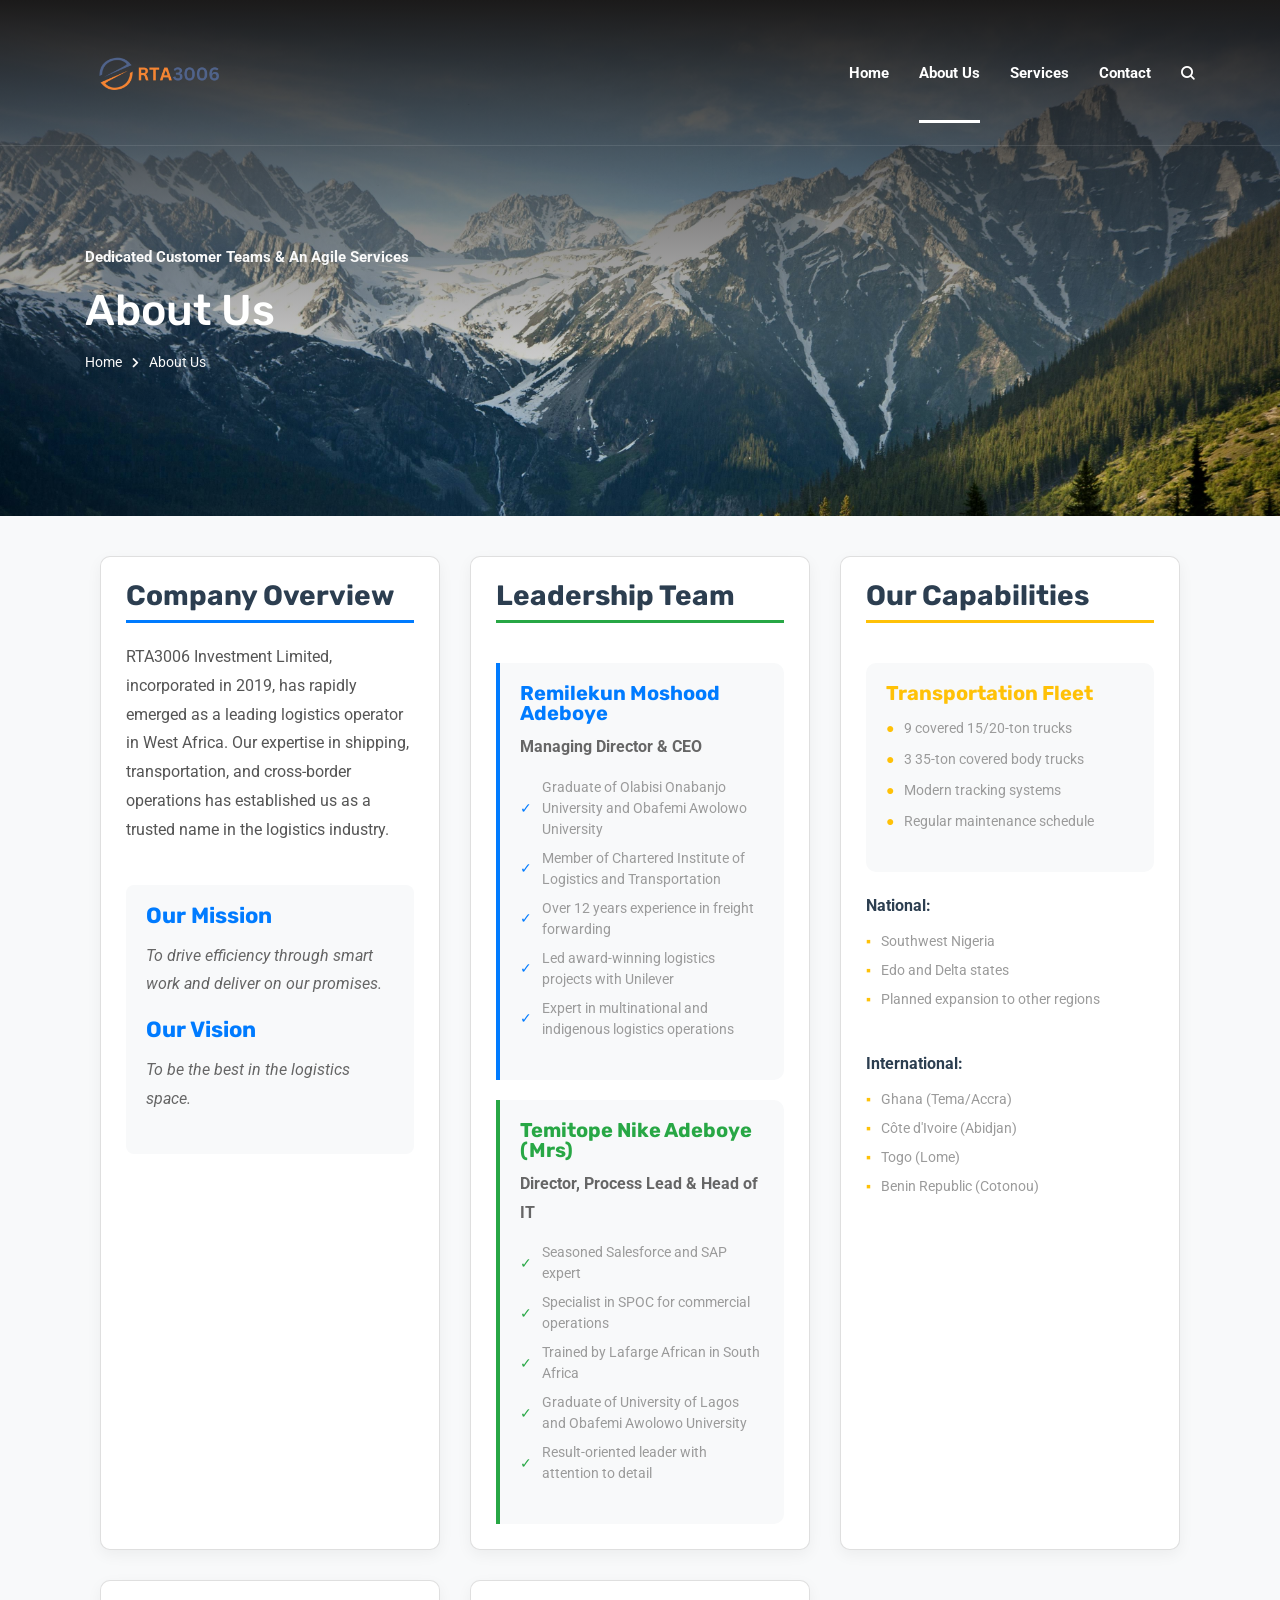
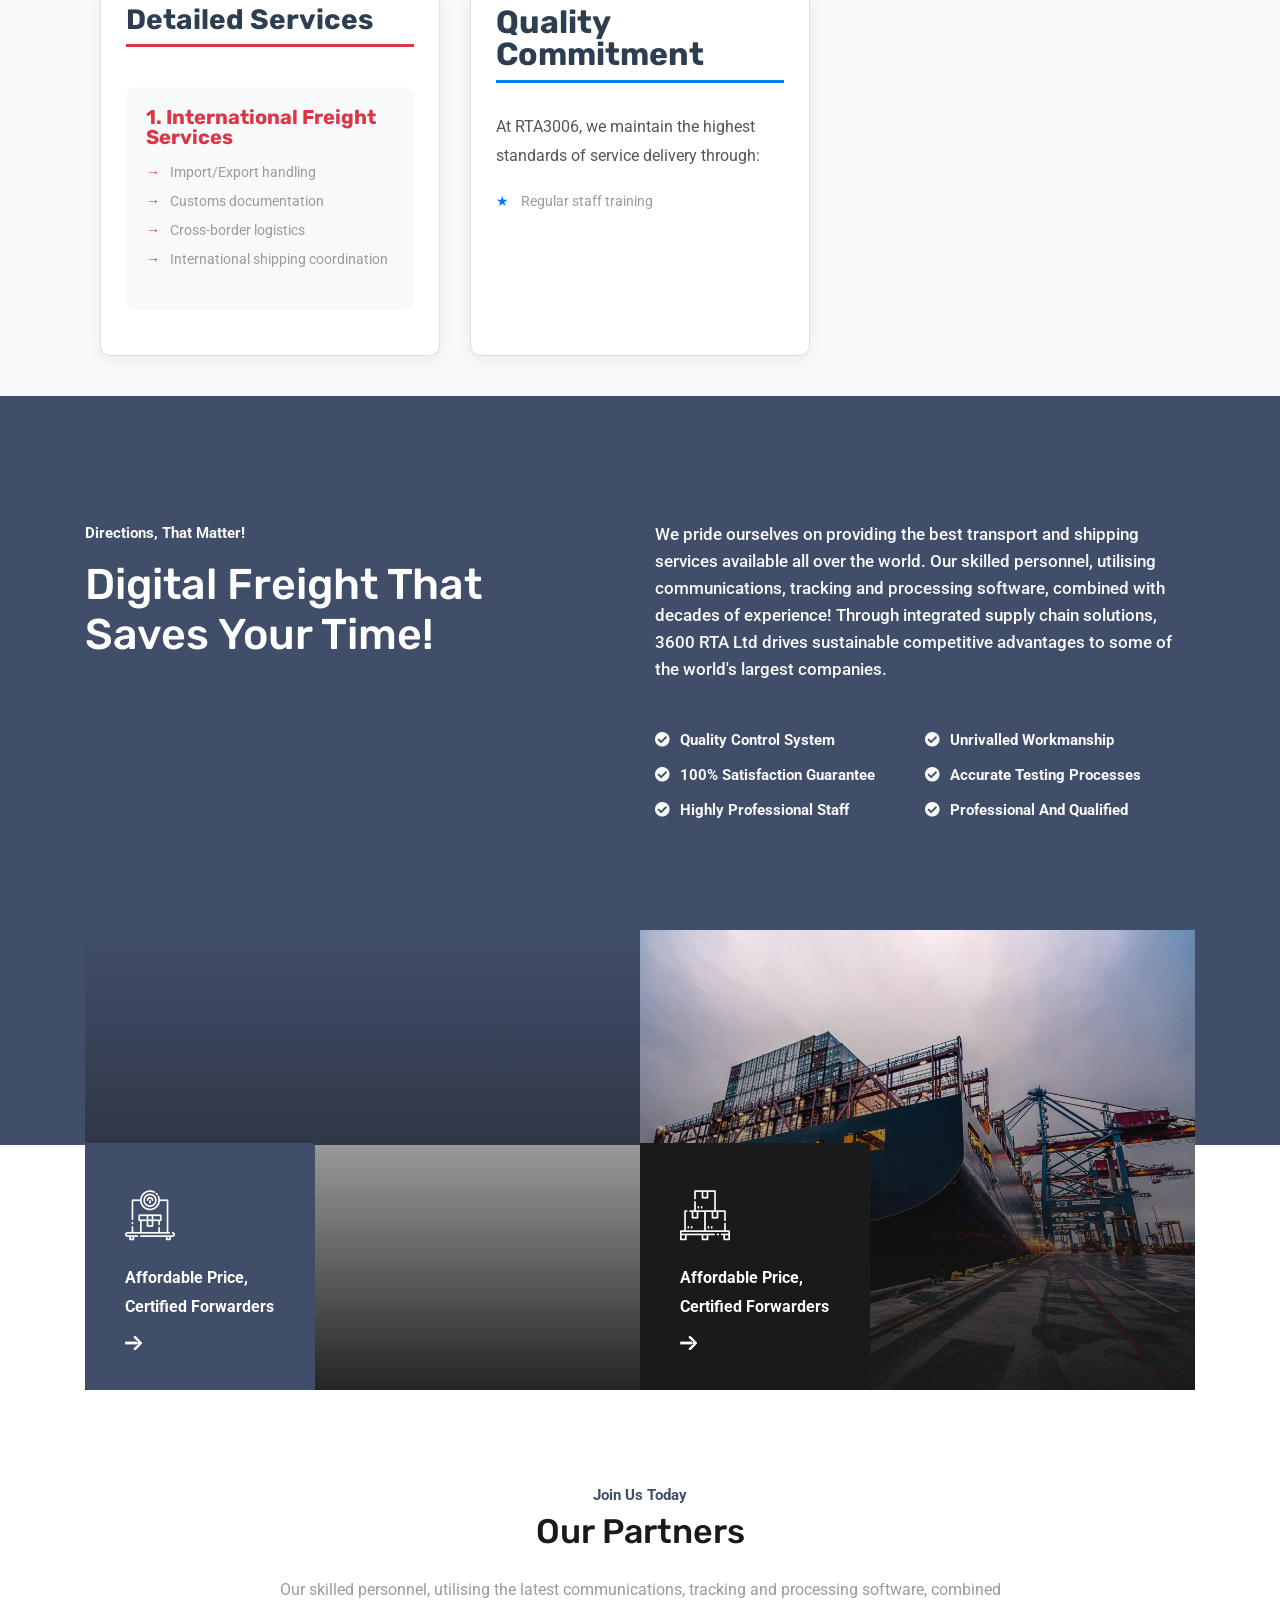
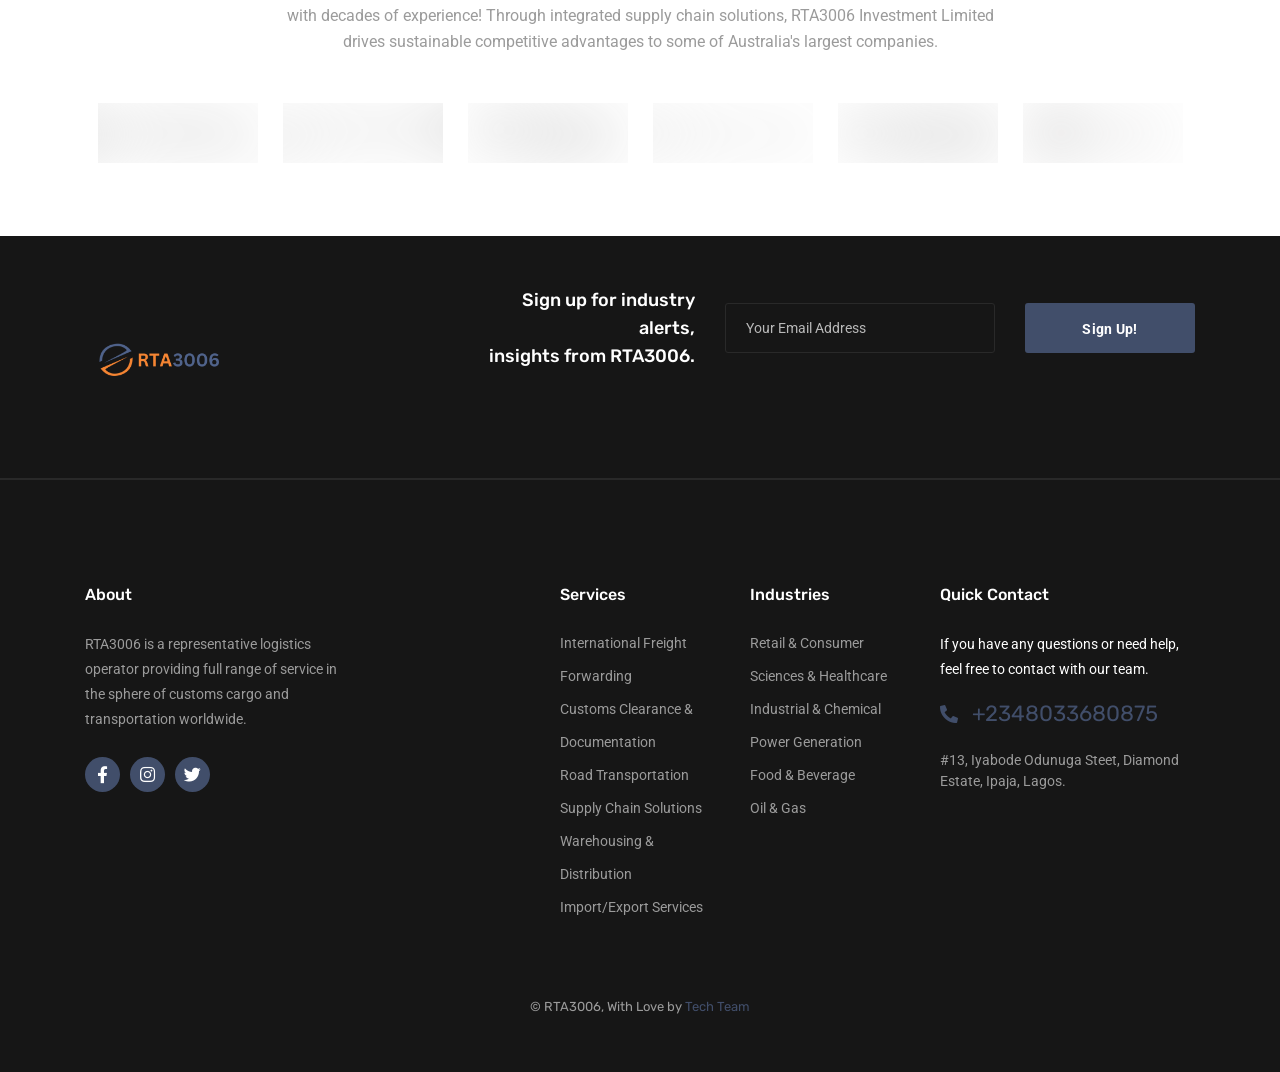
<file: about.html>
<!DOCTYPE html>
<html dir="ltr" lang="en-US">
  <head>
    <meta charset="utf-8"/>
    <meta http-equiv="X-UA-Compatible" content="IE=edge"/>
    <meta name="author" content="RTA3006 Investment Limited"/>
    <meta name="viewport" content="width=device-width, initial-scale=1, maximum-scale=1"/>
    <meta name="description" content="RTA3006 Investment Limited - Leading Logistics and Transport Solutions"/>
    <title>About Us - RTA3006 Investment Limited</title>
    <link href="assets/images/logo/Ll.png" rel="icon"/>
    <!--  Fonts ==
    -->
    <link rel="preconnect" href="https://fonts.gstatic.com"/>
    <link href="https://fonts.googleapis.com/css2?family=Roboto:ital,wght@0,400;0,700;1,400;1,700&amp;family=Rubik:ital,wght@0,400;0,500;0,700;1,400;1,500;1,700&amp;display=swap" rel="stylesheet"/>
    <!--  Stylesheets==
    -->
    <link href="assets/css/vendor.min.css" rel="stylesheet"/>
    <link href="assets/css/style.css" rel="stylesheet"/>
    <style>
      /* Base styles */
      .about-grid {
        display: grid;
        grid-template-columns: repeat(auto-fit, minmax(300px, 1fr));
        gap: 30px;
        margin: 0 auto;
        max-width: 1200px;
        padding: 0 15px;
      }
    
      .card {
        background: white;
        padding: 25px;
        border-radius: 10px;
        box-shadow: 0 5px 15px rgba(0,0,0,0.05);
        transition: all 0.3s ease;
      }
    
      .card:hover {
        transform: translateY(-5px);
      }
    
      /* Typography */
      .card h2 {
        font-size: clamp(24px, 4vw, 28px);
        color: #2c3e50;
        border-bottom: 3px solid #007bff;
        padding-bottom: 10px;
        margin-bottom: 20px;
      }
    
      .card h3 {
        font-size: clamp(20px, 3vw, 22px);
      }
    
      .card h4 {
        font-size: clamp(18px, 2.5vw, 20px);
      }
    
      .card p {
        font-size: clamp(14px, 2vw, 16px);
        line-height: 1.8;
      }
    
      /* Responsive Grid */
      @media (max-width: 768px) {
        .about-grid {
          grid-template-columns: 1fr;
        }
        
        .card {
          padding: 20px;
        }
        
        .coverage-grid {
          grid-template-columns: 1fr !important;
        }
      }
    </style>
  </head>
  <body>
    
    <!-- Document Wrapper-->
    <div class="wrapper clearfix" id="wrapperParallax">
      <!-- Start .header-1-->
      <header class="header header-1 header-transparent" id="navbar-spy">
        <nav class="navbar navbar-expand-lg  navbar-bordered navbar-sticky" id="primary-menu">
          <div class="container"><a class="navbar-brand" href="index.html"><img class="logo logo-light" src="assets/images/logo/RTA (1).png" alt="RTA3006 Logo"/><img class="logo logo-dark" src="assets/images/logo/RTA (1).png" alt="RTA3006 Logo"/></a>
            <button class="navbar-toggler collapsed" type="button" data-toggle="collapse" data-target="#navbarContent" aria-controls="navbarContent" aria-expanded="false" aria-label="Toggle navigation"><span class="navbar-toggler-icon"></span></button>
            <!--  Collect the nav links, forms, and other content for toggling  -->
            <div class="collapse navbar-collapse" id="navbarContent">
              <ul class="navbar-nav ml-auto">
                <li class="nav-item"><a href="index.html"><span>Home</span></a></li>
                <li class="nav-item active"><a href="about.html"><span>About Us</span></a></li>
                <li class="nav-item"><a href="services.html"><span>Services</span></a></li>
                <li class="nav-item"><a href="contact.html"><span>Contact</span></a></li>
              </ul>
              <div class="module-container">
                <!--  Start Module Search  -->
                <div class="module module-search float-left">
                  <div class="module-icon search-icon"><i class="icon-search"></i><span class="title">search</span></div>
                  <div class="module-content module-fullscreen module-search-box">
                    <div class="pos-vertical-center">
                      <div class="container">
                        <div class="row">
                          <div class="col-sm-12 col-md-12 col-lg-8 offset-lg-2">
                            <form class="form-search">
                              <input class="form-control" type="text" placeholder="type words then enter"/>
                              <button></button>
                            </form>
                            <!-- End .form-search -->
                          </div>
                          <!-- End .col-lg-8 -->
                        </div>
                        <!--  End .row-->
                      </div>
                      <!--  End .container-->
                    </div><a class="module-cancel" href="javascript:void(0)"><i class="fas fa-times"></i></a>
                  </div>
                </div>
                <!--  End .module-search-->
                <!-- Start .module-contact-->
               
                <!-- Start .module-language-->
                <!-- <div class="module module-language">
                  <div class="selected"><span>en </span><i class="fas fa-chevron-down"></i></div>
                  <div class="lang-list">
                    <ul> 
                      <li> <a href="javascript:void(0)">english</a></li>
                      <li> <a href="javascript:void(0)">arabic</a></li>
                    </ul>
                  </div>
                </div>
              </div> -->
              <!-- End .module-container -->
            </div>
            <!--  End .navbar-collapse  -->
          </div>
          <!-- End .container-->
        </nav>
      </header>
      <!-- Start #page-title-->
      <section class="page-title page-title-4 bg-overlay bg-overlay-dark bg-parallax" id="page-title">
        <div class="bg-section"><img src="assets/images/cta/pexels-500photos-com-15338-93398.jpg" alt="Background"/></div>
        <div class="container">
          <div class="row">
            <div class="col-12 col-lg-6">
              <div class="title text-lg-left"> 
                <div class="title-sub-heading">
                  <p>Dedicated Customer Teams &amp; An Agile Services</p>
                </div>
                <div class="title-heading">
                  <h1>About Us</h1>
                </div>
                <div class="clearfix"></div>
                <ol class="breadcrumb justify-content-lg-start">
                  <li class="breadcrumb-item"><a href="index.html">Home</a></li>
                  <li class="breadcrumb-item active" aria-current="page">About Us</li>
                </ol>
              </div>
              <!-- End .title -->
            </div>
            <!-- End .col-lg-8 -->
          </div>
          <!-- End .row-->
        </div>
        <!-- End .container-->
      </section>
      <!-- End #page-title-->
      <!--
      ============================
      About #4 Section
      ============================
      -->
      <section class="about about-4" id="about-4" style="padding: 40px 0; background: #f8f9fa;">
        <div class="container">
          <div class="about-grid">
            
            <!-- Company Overview -->
            <div id="company-overview" class="card">
              <h2 style="font-size: 28px; color: #2c3e50; border-bottom: 3px solid #007bff; padding-bottom: 10px;">Company Overview</h2>
              <p style="font-size: 16px; line-height: 1.8; color: #555;">RTA3006 Investment Limited, incorporated in 2019, has rapidly emerged as a leading logistics operator in West Africa. Our expertise in shipping, transportation, and cross-border operations has established us as a trusted name in the logistics industry.</p>
              <div style="background: #f8f9fa; padding: 20px; border-radius: 8px; margin-top: 20px;">
                <h3 style="color: #007bff; font-size: 22px; margin-bottom: 15px;">Our Mission</h3>
                <p style="font-style: italic; color: #666;">To drive efficiency through smart work and deliver on our promises.</p>
                <h3 style="color: #007bff; font-size: 22px; margin: 20px 0 15px;">Our Vision</h3>
                <p style="font-style: italic; color: #666;">To be the best in the logistics space.</p>
              </div>
            </div>
  
            <!-- Leadership Team -->
            <div id="leadership" class="card">
              <h2 style="font-size: 28px; color: #2c3e50; border-bottom: 3px solid #28a745; padding-bottom: 10px;">Leadership Team</h2>
              
              <!-- CEO -->
              <div style="border-left: 4px solid #007bff; padding: 20px; margin: 20px 0; background: #f8f9fa; border-radius: 0 10px 10px 0;">
                <h4 style="color: #007bff; font-size: 20px; margin-bottom: 10px;">Remilekun Moshood Adeboye</h4>
                <p style="color: #666; font-weight: bold; margin-bottom: 15px;">Managing Director & CEO</p>
                <ul style="list-style: none; padding: 0;">
                  <li style="margin-bottom: 8px; display: flex; align-items: center;">
                    <span style="color: #007bff; margin-right: 10px;">✓</span>
                    Graduate of Olabisi Onabanjo University and Obafemi Awolowo University
                  </li>
                  <li style="margin-bottom: 8px; display: flex; align-items: center;">
                    <span style="color: #007bff; margin-right: 10px;">✓</span>
                    Member of Chartered Institute of Logistics and Transportation
                  </li>
                  <li style="margin-bottom: 8px; display: flex; align-items: center;">
                    <span style="color: #007bff; margin-right: 10px;">✓</span>
                    Over 12 years experience in freight forwarding
                  </li>
                  <li style="margin-bottom: 8px; display: flex; align-items: center;">
                    <span style="color: #007bff; margin-right: 10px;">✓</span>
                    Led award-winning logistics projects with Unilever
                  </li>
                  <li style="margin-bottom: 8px; display: flex; align-items: center;">
                    <span style="color: #007bff; margin-right: 10px;">✓</span>
                    Expert in multinational and indigenous logistics operations
                  </li>
                </ul>
              </div>
  
              <!-- Director -->
              <div style="border-left: 4px solid #28a745; padding: 20px; background: #f8f9fa; border-radius: 0 10px 10px 0;">
                <h4 style="color: #28a745; font-size: 20px; margin-bottom: 10px;">Temitope Nike Adeboye (Mrs)</h4>
                <p style="color: #666; font-weight: bold; margin-bottom: 15px;">Director, Process Lead & Head of IT</p>
                <ul style="list-style: none; padding: 0;">
                  <li style="margin-bottom: 8px; display: flex; align-items: center;">
                    <span style="color: #28a745; margin-right: 10px;">✓</span>
                    Seasoned Salesforce and SAP expert
                  </li>
                  <li style="margin-bottom: 8px; display: flex; align-items: center;">
                    <span style="color: #28a745; margin-right: 10px;">✓</span>
                    Specialist in SPOC for commercial operations
                  </li>
                  <li style="margin-bottom: 8px; display: flex; align-items: center;">
                    <span style="color: #28a745; margin-right: 10px;">✓</span>
                    Trained by Lafarge African in South Africa
                  </li>
                  <li style="margin-bottom: 8px; display: flex; align-items: center;">
                    <span style="color: #28a745; margin-right: 10px;">✓</span>
                    Graduate of University of Lagos and Obafemi Awolowo University
                  </li>
                  <li style="margin-bottom: 8px; display: flex; align-items: center;">
                    <span style="color: #28a745; margin-right: 10px;">✓</span>
                    Result-oriented leader with attention to detail
                  </li>
                </ul>
              </div>
            </div>
  
            <!-- Capabilities -->
            <div id="capabilities" class="card">
              <h2 style="font-size: 28px; color: #2c3e50; border-bottom: 3px solid #ffc107; padding-bottom: 10px;">Our Capabilities</h2>
              
              <!-- Transportation Fleet -->
              <div style="margin: 20px 0; padding: 20px; background: #f8f9fa; border-radius: 10px;">
                <h4 style="color: #ffc107; font-size: 20px; margin-bottom: 15px;">Transportation Fleet</h4>
                <ul style="list-style: none; padding: 0;">
                  <li style="margin-bottom: 10px; display: flex; align-items: center;">
                    <span style="color: #ffc107; margin-right: 10px;">●</span>
                    9 covered 15/20-ton trucks
                  </li>
                  <li style="margin-bottom: 10px; display: flex; align-items: center;">
                    <span style="color: #ffc107; margin-right: 10px;">●</span>
                    3 35-ton covered body trucks
                  </li>
                  <li style="margin-bottom: 10px; display: flex; align-items: center;">
                    <span style="color: #ffc107; margin-right: 10px;">●</span>
                    Modern tracking systems
                  </li>
                  <li style="margin-bottom: 10px; display: flex; align-items: center;">
                    <span style="color: #ffc107; margin-right: 10px;">●</span>
                    Regular maintenance schedule
                  </li>
                </ul>
              </div>
  
              <!-- Coverage Areas -->
              <div class="coverage-grid" style="display: grid; grid-template-columns: repeat(auto-fit, minmax(200px, 1fr)); gap: 20px;">
                <div>
                  <p style="font-weight: bold; color: #2c3e50; margin-bottom: 10px;">National:</p>
                  <ul style="list-style: none; padding: 0;">
                    <li style="margin-bottom: 8px; display: flex; align-items: center;">
                      <span style="color: #ffc107; margin-right: 10px;">▪</span>
                      Southwest Nigeria
                    </li>
                    <li style="margin-bottom: 8px; display: flex; align-items: center;">
                      <span style="color: #ffc107; margin-right: 10px;">▪</span>
                      Edo and Delta states
                    </li>
                    <li style="margin-bottom: 8px; display: flex; align-items: center;">
                      <span style="color: #ffc107; margin-right: 10px;">▪</span>
                      Planned expansion to other regions
                    </li>
                  </ul>
                </div>
                <div>
                  <p style="font-weight: bold; color: #2c3e50; margin-bottom: 10px;">International:</p>
                  <ul style="list-style: none; padding: 0;">
                    <li style="margin-bottom: 8px; display: flex; align-items: center;">
                      <span style="color: #ffc107; margin-right: 10px;">▪</span>
                      Ghana (Tema/Accra)
                    </li>
                    <li style="margin-bottom: 8px; display: flex; align-items: center;">
                      <span style="color: #ffc107; margin-right: 10px;">▪</span>
                      Côte d'Ivoire (Abidjan)
                    </li>
                    <li style="margin-bottom: 8px; display: flex; align-items: center;">
                      <span style="color: #ffc107; margin-right: 10px;">▪</span>
                      Togo (Lome)
                    </li>
                    <li style="margin-bottom: 8px; display: flex; align-items: center;">
                      <span style="color: #ffc107; margin-right: 10px;">▪</span>
                      Benin Republic (Cotonou)
                    </li>
                  </ul>
                </div>
              </div>
            </div>
  
            <!-- Services -->
            <div id="services" class="card">
              <h2 style="font-size: 28px; color: #2c3e50; border-bottom: 3px solid #dc3545; padding-bottom: 10px;">Detailed Services</h2>
              
              <!-- International Freight Services -->
              <div style="margin: 20px 0; padding: 20px; background: #f8f9fa; border-radius: 10px;">
                <h4 style="color: #dc3545; font-size: 20px; margin-bottom: 15px;">1. International Freight Services</h4>
                <ul style="list-style: none; padding: 0;">
                  <li style="margin-bottom: 8px; display: flex; align-items: center;">
                    <span style="color: #dc3545; margin-right: 10px;">→</span>
                    Import/Export handling
                  </li>
                  <li style="margin-bottom: 8px; display: flex; align-items: center;">
                    <span style="color: #dc3545; margin-right: 10px;">→</span>
                    Customs documentation
                  </li>
                  <li style="margin-bottom: 8px; display: flex; align-items: center;">
                    <span style="color: #dc3545; margin-right: 10px;">→</span>
                    Cross-border logistics
                  </li>
                  <li style="margin-bottom: 8px; display: flex; align-items: center;">
                    <span style="color: #dc3545; margin-right: 10px;">→</span>
                    International shipping coordination
                  </li>
                </ul>
              </div>
              <!-- Repeat for other service categories -->
            </div>
  
            <!-- Quality Commitment Section -->
            <div id="quality" class="card">
              <h2 style="font-size: 32px; color: #2c3e50; margin-bottom: 30px; border-bottom: 3px solid #007bff; padding-bottom: 10px;">Quality Commitment</h2>
              <p style="font-size: 16px; color: #555; margin-bottom: 20px;">At RTA3006, we maintain the highest standards of service delivery through:</p>
              <ul style="list-style: none; padding: 0;">
                <li style="margin-bottom: 15px; padding-left: 25px; position: relative;">
                  <span style="position: absolute; left: 0; color: #007bff;">★</span>
                  Regular staff training
                </li>
                <!-- Repeat for other commitment points -->
              </ul>
            </div>
          </div>
        </div>
      </section>
      <!--
      ============================
      CTA #3 Section
      ============================
      -->
      <section class="cta cta-3 bg-theme" id="cta-3">
        <div class="container">
          <div class="row">
            <div class="col-12 col-lg-5">
              <div class="heading heading-2 heading-light">
                <p class="heading-subtitle">Directions, That Matter!</p>
                <h2 class="heading-title">Digital Freight That Saves Your Time!</h2>
              </div>
            </div>
            <!--End .col-lg-5-->
            <div class="col-12 col-lg-6 offset-lg-1">
              <div class="prief-set">
                <p>We pride ourselves on providing the best transport and shipping services available all over the world. Our skilled personnel, utilising communications, tracking and processing software, combined with decades of experience! Through integrated supply chain solutions, 3600 RTA Ltd drives sustainable competitive advantages to some of the world's largest companies.</p>
                <ul class="advantages-list">
                  <li><i class="fas fa-check-circle"></i> Quality Control System</li>
                  <li><i class="fas fa-check-circle"></i> Unrivalled workmanship</li>
                  <li><i class="fas fa-check-circle"></i> 100% Satisfaction Guarantee</li>
                  <li><i class="fas fa-check-circle"></i> Accurate Testing Processes</li>
                  <li><i class="fas fa-check-circle"></i> Highly Professional Staff</li>
                  <li><i class="fas fa-check-circle"></i> Professional and Qualified</li>
                </ul>
              </div>
            </div>
            <!--End .col-lg-6-->
          </div>
          <!-- End .row-->
          <div class="action-panels"> 
            <div class="row no-gutters">
              <div class="col-12 col-lg-6"> 
                <div class="action-panel"> 
                  <div class="action-panel-img">
                    <div class="bg-section"><img src="https://res.cloudinary.com/dtqzcsq0i/image/upload/v1734611397/pexels-elevate-1267324_cbor5r.jpg" alt="image"/></div>
                  </div>
                  <div class="action-panel-content">
                    <div class="panel-icon"><i class="flaticon-015-scale"></i></div>
                    <div class="panel-heading"> 
                      <h3>Affordable Price, Certified Forwarders</h3>
                    </div><a href="javascript:void(0)"><i class="icon-arrow-right"></i></a>
                  </div>
                </div>
              </div>
              <div class="col-12 col-lg-6"> 
                <div class="action-panel"> 
                  <div class="action-panel-img">
                    <div class="bg-section"><img src="assets/images/cta/pexels-albinberlin-906982.jpg" alt="Image"/></div>
                  </div>
                  <div class="action-panel-content inverted">
                    <div class="panel-icon"><i class="flaticon-017-pallet"></i></div>
                    <div class="panel-heading"> 
                      <h3>Affordable Price, Certified Forwarders</h3>
                    </div><a href="javascript:void(0)"><i class="icon-arrow-right"></i></a>
                  </div>
                </div>
              </div>
            </div>
          </div>
          <!-- End .row-->
        </div>
        <!-- End .container-->
      </section>
      <!--
      ============================
      Cases & Clients #2 Section
      ============================
      -->
      <section class="cases-clients cases-clients-2 bg-parllax" id="cases-clients-2">
        
        <div class="clients clients-carousel clients-1 pt-0">
          <div class="container">
            <div class="row"> 
              <div class="col-12 col-lg-8 offset-lg-2">
                <div class="heading heading-5 text-center">
                  <p class="heading-subtitle">join us today</p>
                  <h2 class="heading-title">our partners</h2>
                  <p class="heading-desc">Our skilled personnel, utilising the latest communications, tracking and processing software, combined with decades of experience! Through integrated supply chain solutions, RTA3006 Investment Limited drives sustainable competitive advantages to some of Australia's largest companies.</p>
                </div>
              </div>
            </div>
            <div class="row">
              <div class="col-12">
                <div class="carousel owl-carousel" data-slide="6" data-slide-rs="2" data-autoplay="true" data-nav="false" data-dots="false" data-space="0" data-loop="true" data-speed="3000">
                  <div class="client"><img src="assets/images/clients/1.png" alt="client"/></div>
                  <div class="client"><img src="assets/images/clients/2.png" alt="client"/></div>
                  <div class="client"><img src="assets/images/clients/3.png" alt="client"/></div>
                  <div class="client"><img src="assets/images/clients/4.png" alt="client"/></div>
                  <div class="client"><img src="assets/images/clients/5.png" alt="client"/></div>
                  <div class="client"><img src="assets/images/clients/6.png" alt="client"/></div>
                </div>
              </div>
            </div>
            <!-- End .row-->
          </div>
          <!-- End .container-->
        </div>
      </section>
      <!--
      ============================
      CTA #5 Section
      ============================
      -->
      
      <footer class="footer footer-1">
        <div class="footer-top"> 
          <div class="container"> 
            <div class="row"> 
              <div class="col-12 col-lg-3 col-xl-4">
                <div class="footer-logo"><img class="footer-logo" src="assets/images/logo/RTA (1).png" alt="logo"/></div>
              </div>
              <div class="col-12 col-lg-9 col-xl-8">
                <div class="widget-newsletter">
                  <div class="widget-content">
                    <p>Sign up for industry alerts,<br/>insights from RTA3006.</p>
                    <form class="form-newsletter mailchimp">
                      <input class="form-control" type="email" name="email" placeholder="Your Email Address"/>
                      <input class="btn btn--primary" type="submit" value="sign up!"/>
                      <div class="subscribe-alert"></div>
                    </form>
                  </div>
                </div>
              </div>
            </div>
          </div>
        </div>
        <div class="footer-center">
          <div class="container">
            <div class="row">
              <div class="col-sm-6 col-md-6 col-lg-3 footer-widget widget-about">
                <div class="footer-widget-title">
                  <h5>about</h5>
                </div>
                <div class="widget-content">
                  <p>RTA3006 is a representative logistics operator providing full range of service in the sphere of customs cargo and transportation worldwide.</p>
                  <!-- Start .module-social-->
                  <div class="module module-social"><a class="share-facebook" href="javascript:void(0)"><i class="fab fa-facebook-f"> </i></a><a class="share-instagram" href="javascript:void(0)"><i class="fab fa-instagram"></i></a><a class="share-twitter" href="javascript:void(0)"><i class="fab fa-twitter"></i></a></div>
                  <!-- End .module-social-->
                </div>
              </div>
              <!--  End .col-lg-4 -->
              <div class="col-sm-6 col-md-6 col-lg-2 offset-lg-2 footer-widget widget-links">
                <div class="footer-widget-title">
                  <h5>services</h5>
                </div>
                <div class="widget-content">
                  <ul>
                    <li><a href="javascript:void(0)">International Freight Forwarding</a></li>
                    <li><a href="javascript:void(0)">Customs Clearance & Documentation</a></li>
                    <li><a href="javascript:void(0)">Road Transportation</a></li>
                    <li><a href="javascript:void(0)">Supply Chain Solutions</a></li>
                    <li><a href="javascript:void(0)">Warehousing & Distribution</a></li>
                    <li><a href="javascript:void(0)">Import/Export Services</a></li>
                  </ul>
                </div>
              </div>
              <!--  End .col-lg-2-->
              <div class="col-sm-6 col-md-6 col-lg-2 footer-widget widget-links">
                <div class="footer-widget-title">
                  <h5>industries</h5>
                </div>
                <div class="widget-content">
                  <ul>
                    <li><a href="javascript:void(0)">retail & consumer</a></li>
                    <li><a href="javascript:void(0)">sciences & healthcare</a></li>
                    <li><a href="javascript:void(0)">industrial & chemical</a></li>
                    <li><a href="javascript:void(0)">power generation</a></li>
                    <li><a href="javascript:void(0)">food & beverage</a></li>
                    <li><a href="javascript:void(0)">oil & gas</a></li>
                  </ul>
                </div>
              </div>
              <!--  End .col-lg-2-->
              <div class="col-sm-6 col-md-6 col-lg-3 footer-widget widget-contact">
                <div class="footer-widget-title">
                  <h5>quick contact</h5>
                </div>
                <div class="widget-content">
                  <p>If you have any questions or need help, feel free to contact with our team.</p>
                  <ul> 
                    <li class="phone"><a href="tel:+02348033680875"><i class="fas fa-phone-alt"></i> +2348033680875</a></li>
                    <li class="address"><a href="javascript:void(0)">#13, Iyabode Odunuga Steet, Diamond Estate, Ipaja, Lagos.</a></li>
                  </ul>
                </div>
              </div>
              <!--  End .col-lg-2-->
            </div>
            <div class="clearfix"></div>
          </div>
          <!--  End .container-->
        </div>
        <!--  End .footer-center-->
        <div class="footer-bottom">
          <div class="row">
            <div class="col-md-12 col-md-12 text--center footer-copyright">
              <div class="copyright"><span>&copy; RTA3006, With Love by</span><a href="RTA3006.com"> Tech Team</a></div>
            </div>
          </div>
          <!--  End .row-->
        </div>
        <!--  End .footer-bottom-->
      </footer>
      <div class="backtop" id="back-to-top"><i class="fas fa-chevron-up"></i></div>
    </div>
    <!--  Footer Scripts==
    -->
    <script src="assets/js/vendor/jquery-3.4.1.min.js"></script>
    <script src="assets/js/vendor.min.js"></script>
    <script src="assets/js/functions.js"></script>
  </body>
</html>
</file>
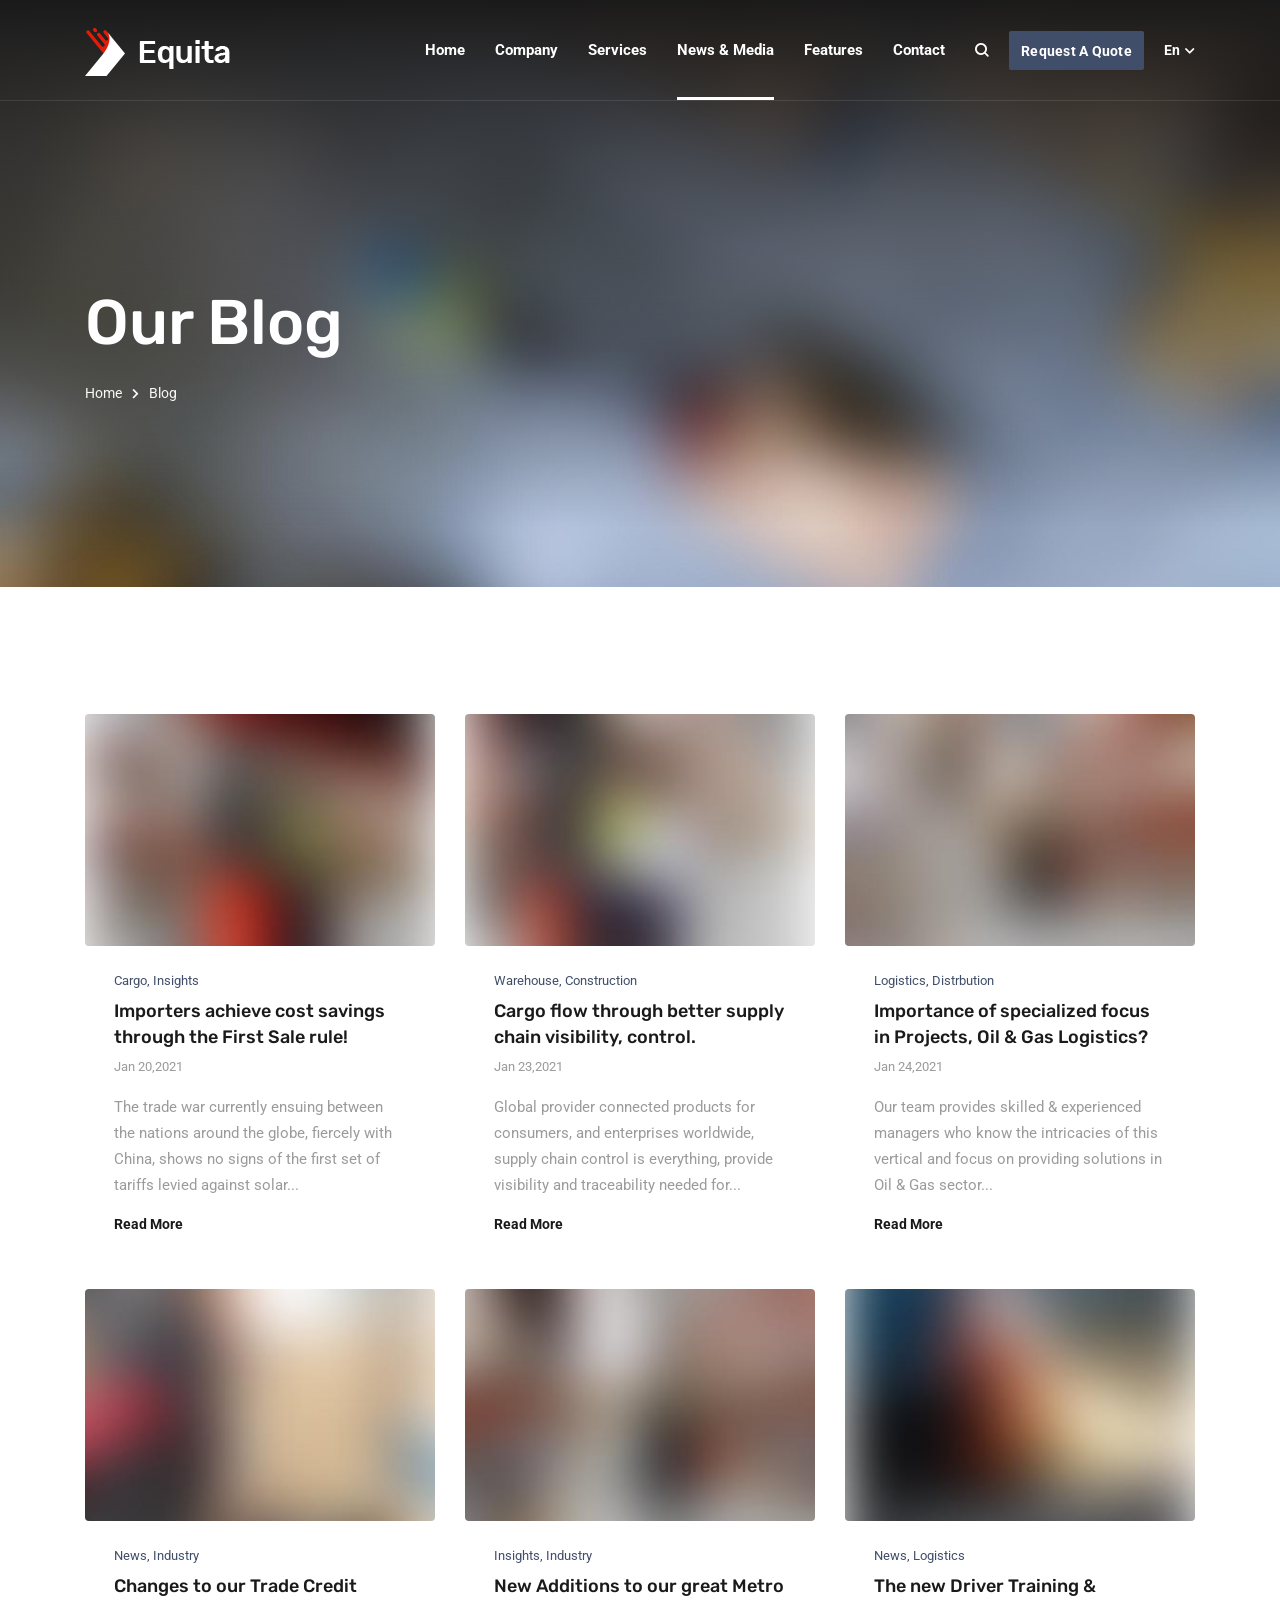
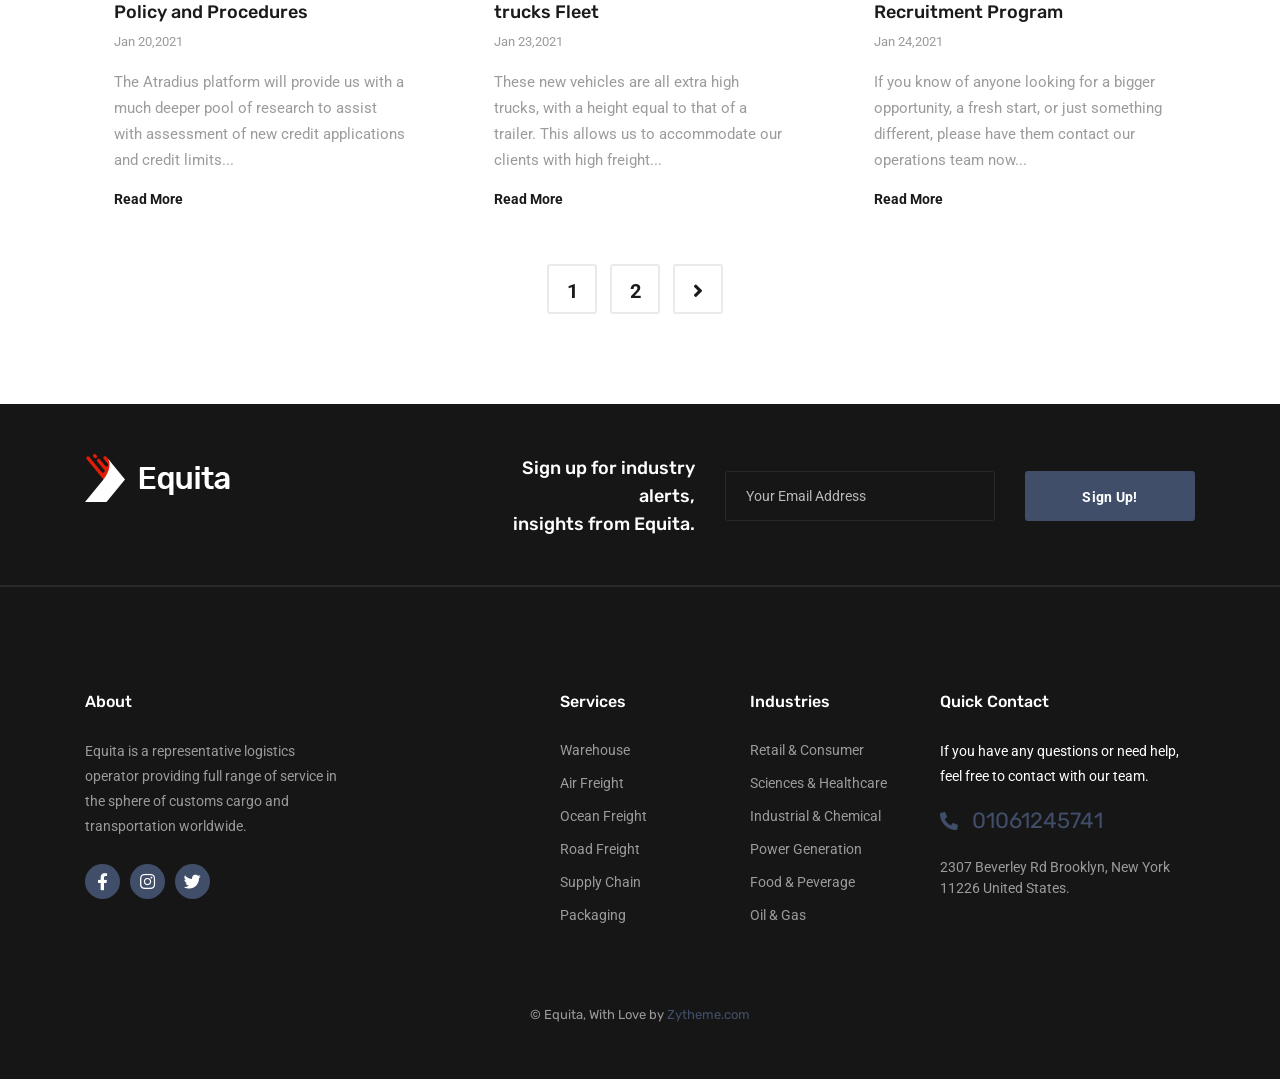
<file: blog-grid-fullwidth.html>
<!DOCTYPE html>
<html dir="ltr" lang="en-US">
  <head>
    <meta charset="utf-8"/>
    <meta http-equiv="X-UA-Compatible" content="IE=edge"/>
    <meta name="author" content="Ayman Fikry"/>
    <meta name="viewport" content="width=device-width, initial-scale=1, maximum-scale=1"/>
    <meta name="description" content="Multi-purpose Business html5 template"/>
    <title>Blog - Equita Logistics Cargo HTML5 Template</title>
    <link href="assets/images/favicon/favicon.png" rel="icon"/>
    <!--  Fonts ==
    -->
    <link rel="preconnect" href="https://fonts.gstatic.com"/>
    <link href="https://fonts.googleapis.com/css2?family=Roboto:ital,wght@0,400;0,700;1,400;1,700&amp;family=Rubik:ital,wght@0,400;0,500;0,700;1,400;1,500;1,700&amp;display=swap" rel="stylesheet"/>
    <!--  Stylesheets==
    -->
    <link href="assets/css/vendor.min.css" rel="stylesheet"/>
    <link href="assets/css/style.css" rel="stylesheet"/>
  </head>
  <body>
    <div class="preloader">
      <div class="loader-spinner">
        <div>
          <div></div>
          <div></div>
          <div></div>
          <div></div>
          <div></div>
          <div></div>
          <div></div>
          <div></div>
        </div>
      </div>
    </div>
    <!-- Document Wrapper-->
    <div class="wrapper clearfix" id="wrapperParallax">
      <!-- Start .header-1-->
      <header class="header header-1 header-transparent" id="navbar-spy">
        <nav class="navbar navbar-expand-lg  navbar-bordered navbar-sticky" id="primary-menu">
          <div class="container"><a class="navbar-brand" href="index.html"><img class="logo logo-light" src="assets/images/logo/logo-light.png" alt="Equita Logo"/><img class="logo logo-dark" src="assets/images/logo/logo-dark.png" alt="Equita Logo"/></a>
            <button class="navbar-toggler collapsed" type="button" data-toggle="collapse" data-target="#navbarContent" aria-controls="navbarContent" aria-expanded="false" aria-label="Toggle navigation"><span class="navbar-toggler-icon"></span></button>
            <!--  Collect the nav links, forms, and other content for toggling  -->
            <div class="collapse navbar-collapse" id="navbarContent">
                            <ul class="navbar-nav ml-auto">
                              <li class="nav-item has-dropdown"><a class="dropdown-toggle" href="#" data-toggle="dropdown"><span>Home</span></a>
                                              <ul class="dropdown-menu">
                                                <li class="nav-item"><a href="index.html"><span>Home main</span></a></li>
                                                <li class="nav-item"><a href="home-modern.html"><span>home modern</span></a></li>
                                                <li class="nav-item"><a href="home-classic.html"><span>home classic</span></a></li>
                                              </ul>
                              </li>
                              <li class="nav-item has-dropdown"><a class="dropdown-toggle" href="#" data-toggle="dropdown"><span>company</span></a>
                                              <ul class="dropdown-menu">
                                                <li class="nav-item"><a href="page-about.html"><span>about us</span></a></li>
                                                <li class="nav-item"><a href="page-core.html"><span>core values</span></a></li>
                                                <li class="nav-item"><a href="page-team.html"><span>leadership team</span></a></li>
                                                <li class="nav-item"><a href="page-locations.html"><span>global locations</span></a></li>
                                                <li class="nav-item"><a href="page-gallery.html"><span>our gallery</span></a></li>
                                                <li class="nav-item"><a href="page-awards.html"><span>awards &amp; recognition</span></a></li>
                                                <li class="nav-item"><a href="page-careers.html"><span>careers</span></a></li>
                                              </ul>
                              </li>
                              <li class="nav-item has-dropdown mega-dropdown"><a class="dropdown-toggle" href="#" data-toggle="dropdown"><span>services</span></a>
                                <ul class="dropdown-menu">
                                  <li>
                                    <div class="row">
                                                    <div class="col col-md-6">
                                                      <h5 class="menu-head">transport services</h5>
                                                      <ul>
                                                                      <li class="nav-item"><a href="service-warehouse.html"><span>warehousing</span></a></li>
                                                                      <li class="nav-item"><a href="service-air-freight.html"><span>air freight</span></a></li>
                                                                      <li class="nav-item"><a href="service-ocean-freight.html"><span>ocean freight</span></a></li>
                                                                      <li class="nav-item"><a href="service-road-freight.html"><span>road freight</span></a></li>
                                                                      <li class="nav-item"><a href="service-supply.html"><span>supply chain</span></a></li>
                                                                      <li class="nav-item"><a href="service-packaging.html"><span>packaging</span></a></li>
                                                      </ul>
                                                    </div>
                                                    <div class="col col-md-6">
                                                      <h5 class="menu-head">industry solutions</h5>
                                                      <ul>
                                                                      <li class="nav-item"><a href="industry-retail.html"><span>retail &amp; consumer</span></a></li>
                                                                      <li class="nav-item"><a href="industry-science.html"><span>sciences &amp; healthcare</span></a></li>
                                                                      <li class="nav-item"><a href="industry-chemical.html"><span>industrial &amp; chemical</span></a></li>
                                                                      <li class="nav-item"><a href="industry-power.html"><span>power generation</span></a></li>
                                                                      <li class="nav-item"><a href="industry-food.html"><span>food &amp; beverage</span></a></li>
                                                                      <li class="nav-item"><a href="industry-oil.html"><span>oil &amp; gas</span></a></li>
                                                      </ul>
                                                    </div>
                                    </div>
                                  </li>
                                </ul>
                              </li>
                              <li class="nav-item has-dropdown active"><a class="dropdown-toggle" href="#" data-toggle="dropdown"><span>news &amp; media</span></a>
                                              <ul class="dropdown-menu">
                                                <li class="nav-item current"><a href="blog-grid-fullwidth.html"><span>our blog</span></a></li>
                                                <li class="nav-item"><a href="blog-single-sidebar.html"><span>single blog post</span></a></li>
                                                <li class="nav-item"><a href="page-our-services.html"><span>our services</span></a></li>
                                                <li class="nav-item"><a href="case-studies-grid.html"><span>case studies grid</span></a></li>
                                                <li class="nav-item"><a href="case-studies-standard.html"><span>case studies standard</span></a></li>
                                                <li class="nav-item"><a href="case-study-single.html"><span>single case study</span></a></li>
                                              </ul>
                              </li>
                              <li class="nav-item has-dropdown"><a class="dropdown-toggle" href="#" data-toggle="dropdown"><span>features</span></a>
                                              <ul class="dropdown-menu">
                                                <li class="nav-item"><a href="request-quote.html"><span>request a quote</span></a></li>
                                                <li class="nav-item"><a href="track-shipment.html"><span>track &amp; trace</span></a></li>
                                                <li class="nav-item"><a href="find-location.html"><span>find a location</span></a></li>
                                                <li class="nav-item"><a href="faqs.html"><span>help &amp; fAQs</span></a></li>
                                              </ul>
                              </li>
                              <li class="nav-item"><a href="contact.html"><span>contact</span></a></li>
                            </ul>
              <div class="module-container">
                <!--  Start Module Search  -->
                <div class="module module-search float-left">
                  <div class="module-icon search-icon"><i class="icon-search"></i><span class="title">search</span></div>
                  <div class="module-content module-fullscreen module-search-box">
                    <div class="pos-vertical-center">
                      <div class="container">
                        <div class="row">
                          <div class="col-sm-12 col-md-12 col-lg-8 offset-lg-2">
                            <form class="form-search">
                              <input class="form-control" type="text" placeholder="type words then enter"/>
                              <button></button>
                            </form>
                            <!-- End .form-search -->
                          </div>
                          <!-- End .col-lg-8 -->
                        </div>
                        <!--  End .row-->
                      </div>
                      <!--  End .container-->
                    </div><a class="module-cancel" href="javascript:void(0)"><i class="fas fa-times"></i></a>
                  </div>
                </div>
                <!--  End .module-search-->
                <!-- Start .module-contact-->
                <div class="module-contact"><a class="btn btn--primary" href="javascript:void(0)">request a quote</a></div>
                <!-- Start .module-language-->
                <div class="module module-language">
                  <div class="selected"><span>en </span><i class="fas fa-chevron-down"></i></div>
                  <div class="lang-list">
                    <ul> 
                      <li> <a href="javascript:void(0)">english</a></li>
                      <li> <a href="javascript:void(0)">arabic</a></li>
                    </ul>
                  </div>
                </div>
              </div>
              <!-- End .module-container -->
            </div>
            <!--  End .navbar-collapse  -->
          </div>
          <!-- End .container-->
        </nav>
      </header>
      <!-- Start #page-title-->
      <section class="page-title bg-overlay bg-overlay-dark bg-parallax" id="page-title">
        <div class="bg-section"><img src="assets/images/page-titles/2.jpg" alt="Background"/></div>
        <div class="container">
          <div class="row">
            <div class="col-sm-12 col-md-12 col-lg-6">
              <div class="title text-lg-left"> 
                <div class="title-heading">
                  <h1>our blog</h1>
                </div>
                <div class="clearfix"></div>
                <ol class="breadcrumb justify-content-lg-start">
                  <li class="breadcrumb-item"><a href="index.html">Home</a></li>
                  <li class="breadcrumb-item active" aria-current="page">Blog</li>
                </ol>
              </div>
              <!-- End .title -->
            </div>
            <!-- End .col-lg-8 -->
          </div>
          <!-- End .row-->
        </div>
        <!-- End .container-->
      </section>
      <!-- End #page-title-->
      <!--
      ============================
      Blog Grid Section
      ============================
      -->
      <section class="blog blog-grid pb-90" id="blog">
        <div class="container">
          <div class="row">
            <div class=" col-sm-6 col-md-6 col-lg-4">
              <div class="blog-entry">
                <div class="entry-img"><a href="blog-single.html"><img src="assets/images/blog/grid/1.jpg" alt="Importers achieve cost savings through the First Sale rule!"/></a></div>
                <!-- End .entry-img-->
                <!-- End .entry-date-->
                <div class="entry-content">
                  <div class="entry-category"><a href="javascript:void(0)">cargo</a><a href="javascript:void(0)">insights</a>
                  </div>
                  <div class="entry-title">
                    <h4><a href="blog-single.html">Importers achieve cost savings through the First Sale rule!</a></h4>
                  </div>
                  <div class="entry-date"><span class="month">jan 20</span><span class="date">2021</span></div>
                  <div class="entry-bio">
                    <p>The trade war currently ensuing between the nations around the globe, fiercely with China, shows no signs of the first set of tariffs levied against solar...</p>
                  </div>
                  <div class="entry-more"> <a href="javascript:void(0)">Read more</a></div>
                </div>
              </div>
              <!-- End .entry-content-->
            </div>
            <div class=" col-sm-6 col-md-6 col-lg-4">
              <div class="blog-entry">
                <div class="entry-img"><a href="blog-single.html"><img src="assets/images/blog/grid/2.jpg" alt="Cargo flow through better supply chain visibility, control."/></a></div>
                <!-- End .entry-img-->
                <!-- End .entry-date-->
                <div class="entry-content">
                  <div class="entry-category"><a href="javascript:void(0)">warehouse</a><a href="javascript:void(0)">construction</a>
                  </div>
                  <div class="entry-title">
                    <h4><a href="blog-single.html">Cargo flow through better supply chain visibility, control.</a></h4>
                  </div>
                  <div class="entry-date"><span class="month">jan 23</span><span class="date">2021</span></div>
                  <div class="entry-bio">
                    <p>Global provider connected products for consumers, and enterprises worldwide, supply chain control is everything, provide visibility and traceability needed for...</p>
                  </div>
                  <div class="entry-more"> <a href="javascript:void(0)">Read more</a></div>
                </div>
              </div>
              <!-- End .entry-content-->
            </div>
            <div class=" col-sm-6 col-md-6 col-lg-4">
              <div class="blog-entry">
                <div class="entry-img"><a href="blog-single.html"><img src="assets/images/blog/grid/3.jpg" alt="Importance of specialized focus in Projects, Oil &amp; Gas Logistics?"/></a></div>
                <!-- End .entry-img-->
                <!-- End .entry-date-->
                <div class="entry-content">
                  <div class="entry-category"><a href="javascript:void(0)">logistics</a><a href="javascript:void(0)">distrbution</a>
                  </div>
                  <div class="entry-title">
                    <h4><a href="blog-single.html">Importance of specialized focus in Projects, Oil &amp; Gas Logistics?</a></h4>
                  </div>
                  <div class="entry-date"><span class="month">jan 24</span><span class="date">2021</span></div>
                  <div class="entry-bio">
                    <p>Our team provides  skilled &amp; experienced managers who know the intricacies of this vertical and focus on providing  solutions in Oil &amp; Gas sector...</p>
                  </div>
                  <div class="entry-more"> <a href="javascript:void(0)">Read more</a></div>
                </div>
              </div>
              <!-- End .entry-content-->
            </div>
            <div class=" col-sm-6 col-md-6 col-lg-4">
              <div class="blog-entry">
                <div class="entry-img"><a href="blog-single.html"><img src="assets/images/blog/grid/4.jpg" alt="Changes to our Trade Credit Policy and Procedures "/></a></div>
                <!-- End .entry-img-->
                <!-- End .entry-date-->
                <div class="entry-content">
                  <div class="entry-category"><a href="javascript:void(0)">news</a><a href="javascript:void(0)">industry</a>
                  </div>
                  <div class="entry-title">
                    <h4><a href="blog-single.html">Changes to our Trade Credit Policy and Procedures </a></h4>
                  </div>
                  <div class="entry-date"><span class="month">jan 20</span><span class="date">2021</span></div>
                  <div class="entry-bio">
                    <p>The Atradius platform will provide us with a much deeper pool of research to assist with assessment of new credit applications and credit limits...</p>
                  </div>
                  <div class="entry-more"> <a href="javascript:void(0)">Read more</a></div>
                </div>
              </div>
              <!-- End .entry-content-->
            </div>
            <div class=" col-sm-6 col-md-6 col-lg-4">
              <div class="blog-entry">
                <div class="entry-img"><a href="blog-single.html"><img src="assets/images/blog/grid/5.jpg" alt="New Additions to our great Metro trucks Fleet "/></a></div>
                <!-- End .entry-img-->
                <!-- End .entry-date-->
                <div class="entry-content">
                  <div class="entry-category"><a href="javascript:void(0)">insights</a><a href="javascript:void(0)">industry</a>
                  </div>
                  <div class="entry-title">
                    <h4><a href="blog-single.html">New Additions to our great Metro trucks Fleet </a></h4>
                  </div>
                  <div class="entry-date"><span class="month">jan 23</span><span class="date">2021</span></div>
                  <div class="entry-bio">
                    <p>These new vehicles are all extra high trucks, with a height equal to that of a trailer. This allows us to accommodate our clients with high freight...</p>
                  </div>
                  <div class="entry-more"> <a href="javascript:void(0)">Read more</a></div>
                </div>
              </div>
              <!-- End .entry-content-->
            </div>
            <div class=" col-sm-6 col-md-6 col-lg-4">
              <div class="blog-entry">
                <div class="entry-img"><a href="blog-single.html"><img src="assets/images/blog/grid/6.jpg" alt="The new Driver Training &amp; Recruitment Program "/></a></div>
                <!-- End .entry-img-->
                <!-- End .entry-date-->
                <div class="entry-content">
                  <div class="entry-category"><a href="javascript:void(0)">news</a><a href="javascript:void(0)">logistics</a>
                  </div>
                  <div class="entry-title">
                    <h4><a href="blog-single.html">The new Driver Training &amp; Recruitment Program </a></h4>
                  </div>
                  <div class="entry-date"><span class="month">jan 24</span><span class="date">2021</span></div>
                  <div class="entry-bio">
                    <p>If you know of anyone looking for a bigger opportunity, a fresh start, or just something different, please have them contact our operations team now...</p>
                  </div>
                  <div class="entry-more"> <a href="javascript:void(0)">Read more</a></div>
                </div>
              </div>
              <!-- End .entry-content-->
            </div>
          </div>
          <!-- End .row-->
          <div class="row">
            <div class="col-sm-12 col-md-12 col-lg-12 clearfix text--center">
              <ul class="pagination">
                <li class="active"><a href="javascript:void(0)">1</a></li>
                <li><a href="javascript:void(0)">2</a></li>
                <li><a href="javascript:void(0)" aria-label="Next"><i class="fas fa-angle-right"></i></a></li>
              </ul>
            </div>
            <!-- End .col-lg-12-->
          </div>
          <!-- End .row-->
        </div>
        <!-- End .container-->
      </section>
      <!--
      ============================
      Footer #1
      ============================
      -->
      <footer class="footer footer-1">
        <div class="footer-top"> 
          <div class="container"> 
            <div class="row"> 
              <div class="col-12 col-lg-3 col-xl-4">
                <div class="footer-logo"><img class="footer-logo" src="assets/images/logo/logo-light.png" alt="logo"/></div>
              </div>
              <div class="col-12 col-lg-9 col-xl-8">
                <div class="widget-newsletter">
                  <div class="widget-content">
                    <p>Sign up for industry alerts,<br/>insights from Equita.</p>
                    <form class="form-newsletter mailchimp">
                      <input class="form-control" type="email" name="email" placeholder="Your Email Address"/>
                      <input class="btn btn--primary" type="submit" value="sign up!"/>
                      <div class="subscribe-alert"></div>
                    </form>
                  </div>
                </div>
              </div>
            </div>
          </div>
        </div>
        <div class="footer-center">
          <div class="container">
            <div class="row">
              <div class="col-sm-6 col-md-6 col-lg-3 footer-widget widget-about">
                <div class="footer-widget-title">
                  <h5>about</h5>
                </div>
                <div class="widget-content">
                  <p>Equita is a representative logistics operator providing full range of service in the sphere of customs cargo and transportation worldwide.</p>
                  <!-- Start .module-social-->
                  <div class="module module-social"><a class="share-facebook" href="javascript:void(0)"><i class="fab fa-facebook-f"> </i></a><a class="share-instagram" href="javascript:void(0)"><i class="fab fa-instagram"></i></a><a class="share-twitter" href="javascript:void(0)"><i class="fab fa-twitter"></i></a></div>
                  <!-- End .module-social-->
                </div>
              </div>
              <!--  End .col-lg-4 -->
              <div class="col-sm-6 col-md-6 col-lg-2 offset-lg-2 footer-widget widget-links">
                <div class="footer-widget-title">
                  <h5>services</h5>
                </div>
                <div class="widget-content">
                  <ul>
                    <li><a href="javascript:void(0)">warehouse</a></li>
                    <li><a href="javascript:void(0)">air freight</a></li>
                    <li><a href="javascript:void(0)">ocean freight</a></li>
                    <li><a href="javascript:void(0)">road freight</a></li>
                    <li><a href="javascript:void(0)">supply chain</a></li>
                    <li><a href="javascript:void(0)">packaging</a></li>
                  </ul>
                </div>
              </div>
              <!--  End .col-lg-2-->
              <div class="col-sm-6 col-md-6 col-lg-2 footer-widget widget-links">
                <div class="footer-widget-title">
                  <h5>industries</h5>
                </div>
                <div class="widget-content">
                  <ul>
                    <li><a href="javascript:void(0)">retail & consumer</a></li>
                    <li><a href="javascript:void(0)">sciences & healthcare</a></li>
                    <li><a href="javascript:void(0)">industrial & chemical</a></li>
                    <li><a href="javascript:void(0)">power generation</a></li>
                    <li><a href="javascript:void(0)">food & peverage</a></li>
                    <li><a href="javascript:void(0)">oil & gas</a></li>
                  </ul>
                </div>
              </div>
              <!--  End .col-lg-2-->
              <div class="col-sm-6 col-md-6 col-lg-3 footer-widget widget-contact">
                <div class="footer-widget-title">
                  <h5>quick contact</h5>
                </div>
                <div class="widget-content">
                  <p>If you have any questions or need help, feel free to contact with our team.</p>
                  <ul> 
                    <li class="phone"><a href="tel:+01061245741"><i class="fas fa-phone-alt"></i> 01061245741</a></li>
                    <li class="address"><a href="javascript:void(0)">2307 Beverley Rd Brooklyn, New York 11226 United States.</a></li>
                  </ul>
                </div>
              </div>
              <!--  End .col-lg-2-->
            </div>
            <div class="clearfix"></div>
          </div>
          <!--  End .container-->
        </div>
        <!--  End .footer-center-->
        <div class="footer-bottom">
          <div class="row">
            <div class="col-md-12 col-md-12 text--center footer-copyright">
              <div class="copyright"><span>&copy; Equita, With Love by</span><a href="https://1.envato.market/kP9BV"> Zytheme.com</a></div>
            </div>
          </div>
          <!--  End .row-->
        </div>
        <!--  End .footer-bottom-->
      </footer>
      <div class="backtop" id="back-to-top"><i class="fas fa-chevron-up"></i></div>
    </div>
    <!--  Footer Scripts==
    -->
    <script src="assets/js/vendor/jquery-3.4.1.min.js"></script>
    <script src="assets/js/vendor.min.js"></script>
    <script src="assets/js/functions.js"></script>
  </body>
</html>
</file>
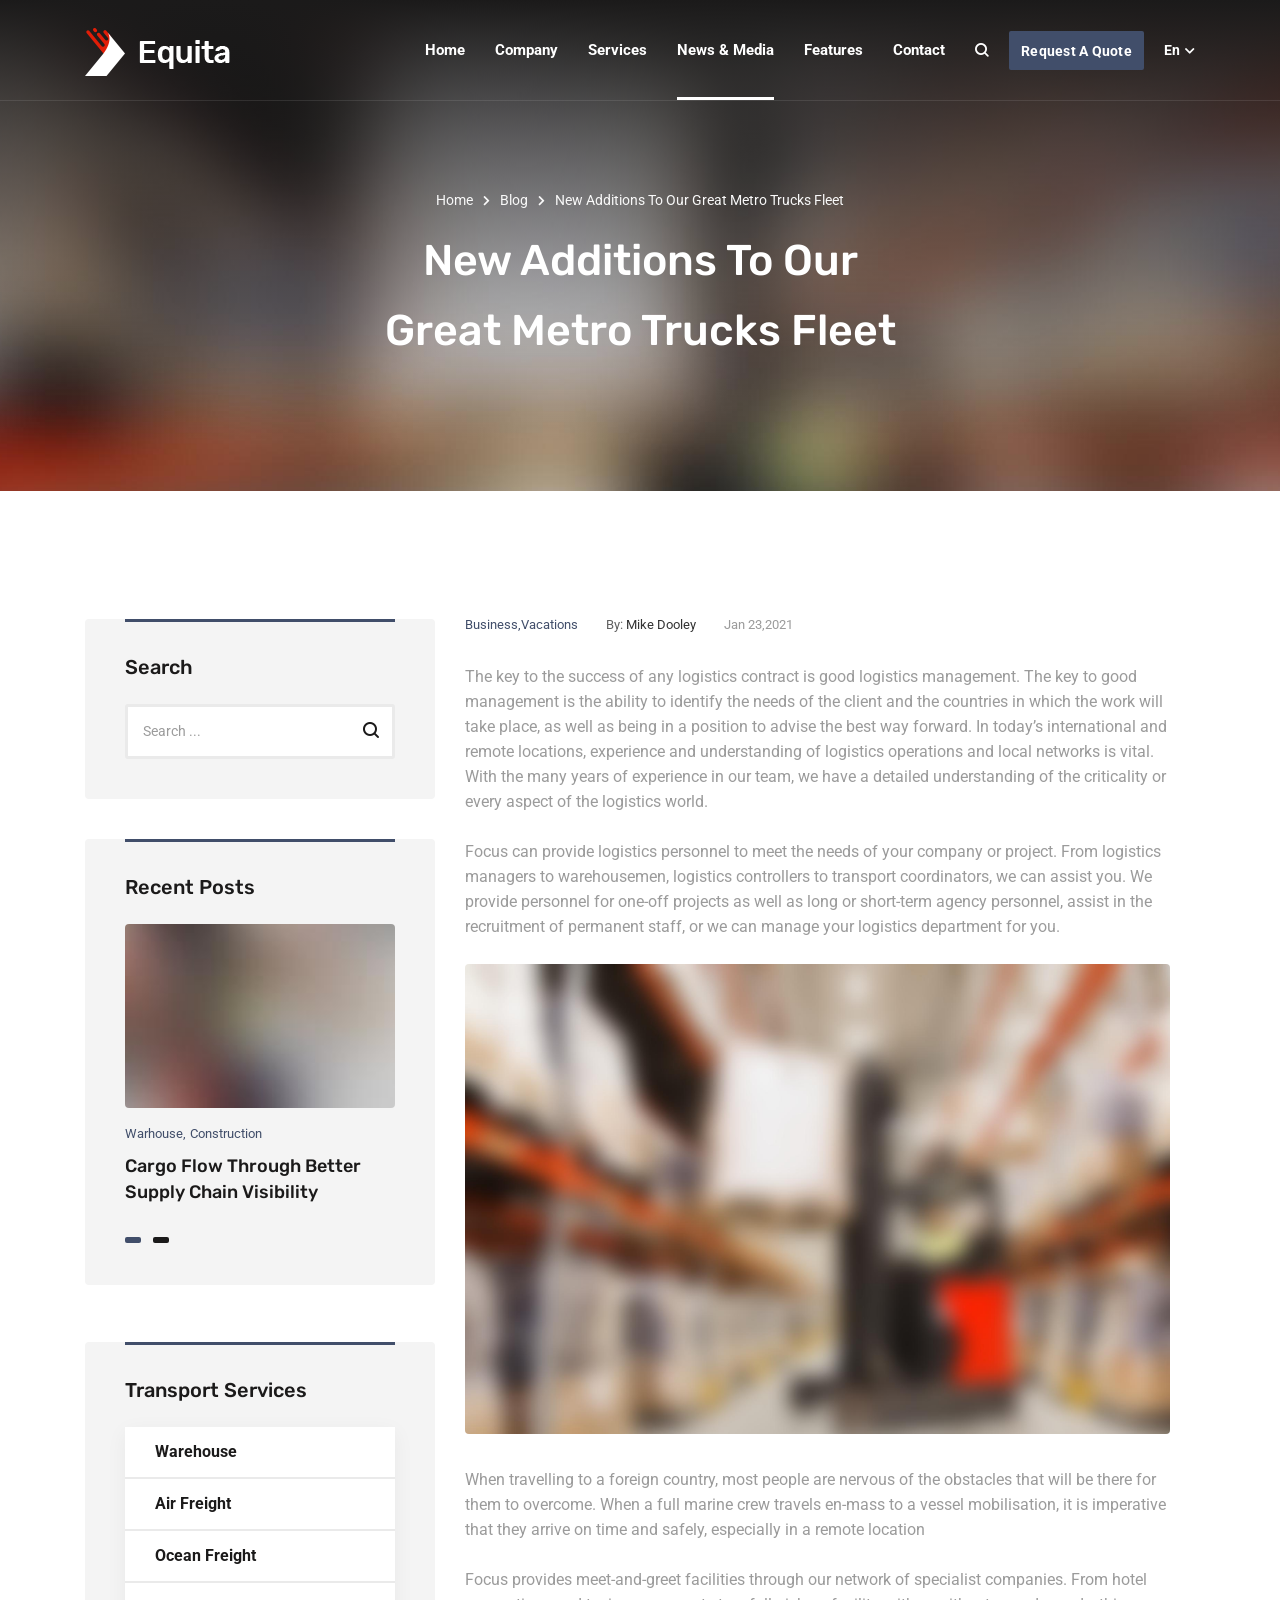
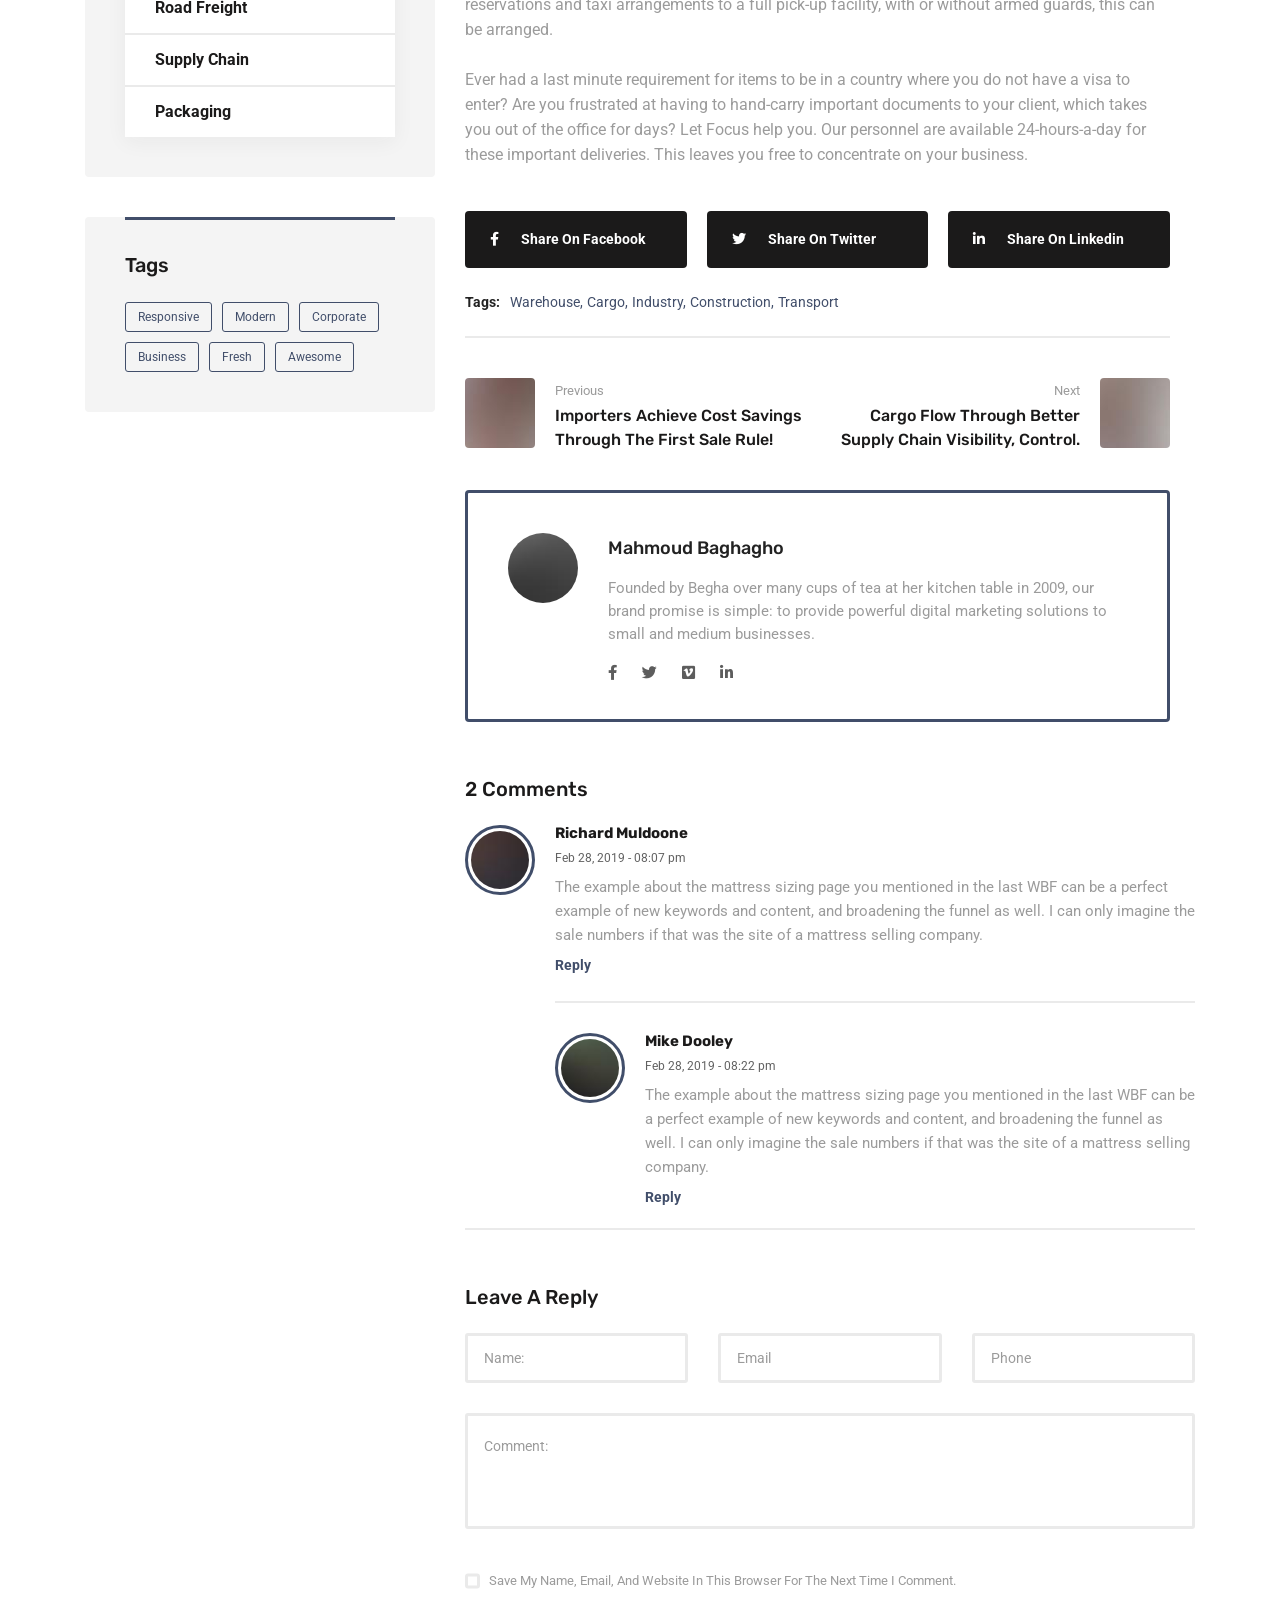
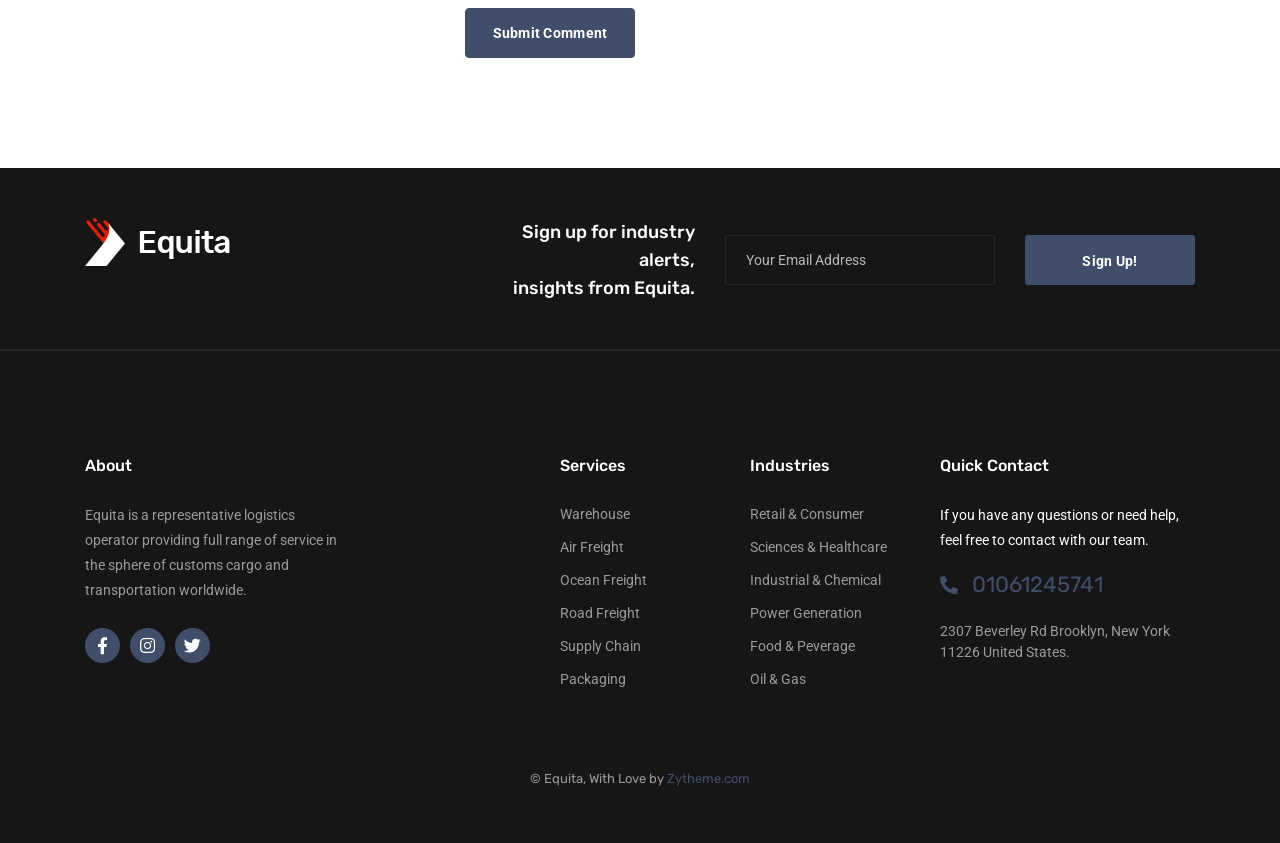
<file: blog-single-sidebar.html>
<!DOCTYPE html>
<html dir="ltr" lang="en-US">
  <head>
    <meta charset="utf-8"/>
    <meta http-equiv="X-UA-Compatible" content="IE=edge"/>
    <meta name="author" content="Ayman Fikry"/>
    <meta name="viewport" content="width=device-width, initial-scale=1, maximum-scale=1"/>
    <meta name="description" content="Multi-purpose Business html5 template"/>
    <title>New Additions to our great Metro trucks Fleet - Equita Logistics Cargo HTML5 Template</title>
    <link href="assets/images/favicon/favicon.png" rel="icon"/>
    <!--  Fonts ==
    -->
    <link rel="preconnect" href="https://fonts.gstatic.com"/>
    <link href="https://fonts.googleapis.com/css2?family=Roboto:ital,wght@0,400;0,700;1,400;1,700&amp;family=Rubik:ital,wght@0,400;0,500;0,700;1,400;1,500;1,700&amp;display=swap" rel="stylesheet"/>
    <!--  Stylesheets==
    -->
    <link href="assets/css/vendor.min.css" rel="stylesheet"/>
    <link href="assets/css/style.css" rel="stylesheet"/>
  </head>
  <body>
    <div class="preloader">
      <div class="loader-spinner">
        <div>
          <div></div>
          <div></div>
          <div></div>
          <div></div>
          <div></div>
          <div></div>
          <div></div>
          <div></div>
        </div>
      </div>
    </div>
    <!-- Document Wrapper-->
    <div class="wrapper clearfix" id="wrapperParallax">
      <!-- Start .header-1-->
      <header class="header header-1 header-transparent" id="navbar-spy">
        <nav class="navbar navbar-expand-lg  navbar-bordered navbar-sticky" id="primary-menu">
          <div class="container"><a class="navbar-brand" href="index.html"><img class="logo logo-light" src="assets/images/logo/logo-light.png" alt="Equita Logo"/><img class="logo logo-dark" src="assets/images/logo/logo-dark.png" alt="Equita Logo"/></a>
            <button class="navbar-toggler collapsed" type="button" data-toggle="collapse" data-target="#navbarContent" aria-controls="navbarContent" aria-expanded="false" aria-label="Toggle navigation"><span class="navbar-toggler-icon"></span></button>
            <!--  Collect the nav links, forms, and other content for toggling  -->
            <div class="collapse navbar-collapse" id="navbarContent">
                            <ul class="navbar-nav ml-auto">
                              <li class="nav-item has-dropdown"><a class="dropdown-toggle" href="#" data-toggle="dropdown"><span>Home</span></a>
                                              <ul class="dropdown-menu">
                                                <li class="nav-item"><a href="index.html"><span>Home main</span></a></li>
                                                <li class="nav-item"><a href="home-modern.html"><span>home modern</span></a></li>
                                                <li class="nav-item"><a href="home-classic.html"><span>home classic</span></a></li>
                                              </ul>
                              </li>
                              <li class="nav-item has-dropdown"><a class="dropdown-toggle" href="#" data-toggle="dropdown"><span>company</span></a>
                                              <ul class="dropdown-menu">
                                                <li class="nav-item"><a href="page-about.html"><span>about us</span></a></li>
                                                <li class="nav-item"><a href="page-core.html"><span>core values</span></a></li>
                                                <li class="nav-item"><a href="page-team.html"><span>leadership team</span></a></li>
                                                <li class="nav-item"><a href="page-locations.html"><span>global locations</span></a></li>
                                                <li class="nav-item"><a href="page-gallery.html"><span>our gallery</span></a></li>
                                                <li class="nav-item"><a href="page-awards.html"><span>awards &amp; recognition</span></a></li>
                                                <li class="nav-item"><a href="page-careers.html"><span>careers</span></a></li>
                                              </ul>
                              </li>
                              <li class="nav-item has-dropdown mega-dropdown"><a class="dropdown-toggle" href="#" data-toggle="dropdown"><span>services</span></a>
                                <ul class="dropdown-menu">
                                  <li>
                                    <div class="row">
                                                    <div class="col col-md-6">
                                                      <h5 class="menu-head">transport services</h5>
                                                      <ul>
                                                                      <li class="nav-item"><a href="service-warehouse.html"><span>warehousing</span></a></li>
                                                                      <li class="nav-item"><a href="service-air-freight.html"><span>air freight</span></a></li>
                                                                      <li class="nav-item"><a href="service-ocean-freight.html"><span>ocean freight</span></a></li>
                                                                      <li class="nav-item"><a href="service-road-freight.html"><span>road freight</span></a></li>
                                                                      <li class="nav-item"><a href="service-supply.html"><span>supply chain</span></a></li>
                                                                      <li class="nav-item"><a href="service-packaging.html"><span>packaging</span></a></li>
                                                      </ul>
                                                    </div>
                                                    <div class="col col-md-6">
                                                      <h5 class="menu-head">industry solutions</h5>
                                                      <ul>
                                                                      <li class="nav-item"><a href="industry-retail.html"><span>retail &amp; consumer</span></a></li>
                                                                      <li class="nav-item"><a href="industry-science.html"><span>sciences &amp; healthcare</span></a></li>
                                                                      <li class="nav-item"><a href="industry-chemical.html"><span>industrial &amp; chemical</span></a></li>
                                                                      <li class="nav-item"><a href="industry-power.html"><span>power generation</span></a></li>
                                                                      <li class="nav-item"><a href="industry-food.html"><span>food &amp; beverage</span></a></li>
                                                                      <li class="nav-item"><a href="industry-oil.html"><span>oil &amp; gas</span></a></li>
                                                      </ul>
                                                    </div>
                                    </div>
                                  </li>
                                </ul>
                              </li>
                              <li class="nav-item has-dropdown active"><a class="dropdown-toggle" href="#" data-toggle="dropdown"><span>news &amp; media</span></a>
                                              <ul class="dropdown-menu">
                                                <li class="nav-item"><a href="blog-grid-fullwidth.html"><span>our blog</span></a></li>
                                                <li class="nav-item current"><a href="blog-single-sidebar.html"><span>single blog post</span></a></li>
                                                <li class="nav-item"><a href="page-our-services.html"><span>our services</span></a></li>
                                                <li class="nav-item"><a href="case-studies-grid.html"><span>case studies grid</span></a></li>
                                                <li class="nav-item"><a href="case-studies-standard.html"><span>case studies standard</span></a></li>
                                                <li class="nav-item"><a href="case-study-single.html"><span>single case study</span></a></li>
                                              </ul>
                              </li>
                              <li class="nav-item has-dropdown"><a class="dropdown-toggle" href="#" data-toggle="dropdown"><span>features</span></a>
                                              <ul class="dropdown-menu">
                                                <li class="nav-item"><a href="request-quote.html"><span>request a quote</span></a></li>
                                                <li class="nav-item"><a href="track-shipment.html"><span>track &amp; trace</span></a></li>
                                                <li class="nav-item"><a href="find-location.html"><span>find a location</span></a></li>
                                                <li class="nav-item"><a href="faqs.html"><span>help &amp; fAQs</span></a></li>
                                              </ul>
                              </li>
                              <li class="nav-item"><a href="contact.html"><span>contact</span></a></li>
                            </ul>
              <div class="module-container">
                <!--  Start Module Search  -->
                <div class="module module-search float-left">
                  <div class="module-icon search-icon"><i class="icon-search"></i><span class="title">search</span></div>
                  <div class="module-content module-fullscreen module-search-box">
                    <div class="pos-vertical-center">
                      <div class="container">
                        <div class="row">
                          <div class="col-sm-12 col-md-12 col-lg-8 offset-lg-2">
                            <form class="form-search">
                              <input class="form-control" type="text" placeholder="type words then enter"/>
                              <button></button>
                            </form>
                            <!-- End .form-search -->
                          </div>
                          <!-- End .col-lg-8 -->
                        </div>
                        <!--  End .row-->
                      </div>
                      <!--  End .container-->
                    </div><a class="module-cancel" href="javascript:void(0)"><i class="fas fa-times"></i></a>
                  </div>
                </div>
                <!--  End .module-search-->
                <!-- Start .module-contact-->
                <div class="module-contact"><a class="btn btn--primary" href="javascript:void(0)">request a quote</a></div>
                <!-- Start .module-language-->
                <div class="module module-language">
                  <div class="selected"><span>en </span><i class="fas fa-chevron-down"></i></div>
                  <div class="lang-list">
                    <ul> 
                      <li> <a href="javascript:void(0)">english</a></li>
                      <li> <a href="javascript:void(0)">arabic</a></li>
                    </ul>
                  </div>
                </div>
              </div>
              <!-- End .module-container -->
            </div>
            <!--  End .navbar-collapse  -->
          </div>
          <!-- End .container-->
        </nav>
      </header>
      <!-- Start #page-title-->
      <section class="page-title page-title-11 bg-overlay bg-overlay-dark bg-parallax" id="page-title">
        <div class="bg-section"><img src="assets/images/page-titles/1.jpg" alt="Background"/></div>
        <div class="container">
          <div class="row">
            <div class="col-12 col-lg-6 offset-lg-3">
              <div class="title text-center">
                <ol class="breadcrumb d-flex">
                  <li class="breadcrumb-item"><a href="index.html">Home</a></li>
                  <li class="breadcrumb-item"><a href="">blog</a></li>
                  <li class="breadcrumb-item active" aria-current="page">New Additions to our great Metro trucks Fleet</li>
                </ol>
                <div class="title-heading">
                  <h1>New Additions to our great Metro trucks Fleet </h1>
                </div>
                <div class="clearfix"></div>
              </div>
              <!-- End .title -->
            </div>
            <!-- End .col-lg-8 -->
          </div>
          <!-- End .row-->
        </div>
        <!-- End .container-->
      </section>
      <!-- End #page-title -->
      <!--
      ============================
      Blog Single Section
      ============================
      -->
      <section class="blog blog-single blog-standard" id="blog">
        <div class="container">
          <div class="row">
            <!-- 
            ============================
            Sidebar Area
            ============================
            -->
            <div class="col-sm-12 col-md-12 col-lg-4 order-2 order-lg-0">
              <div class="sidebar sidebar-blog">
                <!-- Search-->
                <div class="widget widget-search">
                  <div class="widget-title"> 
                    <h5>search</h5>
                  </div>
                  <div class="widget-content">
                    <form class="form-search">
                      <div class="input-group">
                        <input class="form-control" type="text" placeholder="Search ..."/><span class="input-group-btn">
                          <button class="btn" type="button"><i class="icon-search"></i></button></span>
                      </div>
                      <!-- /input-group-->
                    </form>
                  </div>
                </div>
                <!-- .widget-search end-->
                <!-- Recent Posts-->
                <div class="widget widget-recent-posts">
                  <div class="widget-title">
                    <h5>recent posts</h5>
                  </div>
                  <div class="widget-content">
                    <div class="carousel owl-carousel carousel-dots" data-slide="1" data-slide-rs="1" data-autoplay="true" data-nav="false" data-dots="true" data-space="0" data-loop="true" data-speed="800">
                      <div class="entry">
                        <div class="entry-img"><a href="javascript:void(0)"><img src="assets/images/blog/sidebar/post-1.jpg" alt="title"/></a></div>
                        <div class="entry-desc">
                          <div class="entry-meta"><a href="javascript:void(0)">warhouse</a><a href="javascript:void(0)">construction</a></div>
                          <div class="entry-title"><a href="blog-single.html">Cargo flow through better supply chain visibility</a></div>
                        </div>
                      </div>
                      <!-- .entry end-->
                      <div class="entry">
                        <div class="entry-img"><a href="javascript:void(0)"><img src="assets/images/blog/sidebar/post-2.jpg" alt="title"/></a></div>
                        <div class="entry-desc">
                          <div class="entry-meta"><a href="javascript:void(0)">warhouse</a><a href="javascript:void(0)">construction</a></div>
                          <div class="entry-title"><a href="blog-single.html">New Additions To Our Great Metro Trucks</a></div>
                        </div>
                      </div>
                      <!-- .entry end-->
                    </div>
                  </div>
                </div>
                <!-- .widget-recent-posts end-->
                <!-- Categories-->
                <div class="widget widget-categories">
                  <div class="widget-title">
                    <h5>transport services</h5>
                  </div>
                  <div class="widget-content">
                    <ul class="list-unstyled">
                      <li><a href="javascript:void(0)">warehouse</a></li>
                      <li><a href="javascript:void(0)">air freight</a></li>
                      <li><a href="javascript:void(0)">ocean freight</a></li>
                      <li><a href="javascript:void(0)">road freight</a></li>
                      <li><a href="javascript:void(0)">supply chain</a></li>
                      <li><a href="javascript:void(0)">packaging</a></li>
                    </ul>
                  </div>
                </div>
                <!-- .widget-categories end-->
                <div class="widget widget-tags pb-30">
                  <div class="widget-title">
                    <h5>Tags</h5>
                  </div>
                  <div class="widget-content"><a href="javascript:void(0)">Responsive</a><a href="javascript:void(0)">Modern</a><a href="javascript:void(0)">Corporate</a><a href="javascript:void(0)">Business</a><a href="javascript:void(0)">Fresh</a><a href="javascript:void(0)">Awesome</a></div>
                </div>
                <!-- .widget-tags end-->
              </div>
            </div>
            <!-- End .col-lg-4 -->
            <div class="col-sm-12 col-md-12 col-lg-8">
              <!-- Blog Entry-->
              <div class="blog-entry">
                <div class="entry-meta-container">
                  <div class="entry-category"><a href="javascript:void(0)">business</a><a href="javascript:void(0)">vacations</a></div>
                  <div class="entry-author"><span>by: <i>mike dooley</i></span></div>
                  <div class="entry-date"> <span class="month">jan 23</span><span class="date">2021</span></div>
                </div>
                <!-- .entry-meta-container end-->
                <div class="entry-content clearfix">
                  <div class="entry-bio">
                    <p>The key to the success of any logistics contract is good logistics management. The key to good management is the ability to identify the needs of the client and the countries in which the work will take place, as well as being in a position to advise the best way forward. In today’s international and remote locations, experience and understanding of logistics operations and local networks is vital. With the many years of experience in our team, we have a detailed understanding of the criticality or every aspect of the logistics world.</p>
                    <p>Focus can provide logistics personnel to meet the needs of your company or project. From logistics managers to warehousemen, logistics controllers to transport coordinators, we can assist you. We provide personnel for one-off projects as well as long or short-term agency personnel, assist in the recruitment of permanent staff, or we can manage your logistics department for you.</p>
                  </div>
                  <div class="entry-img"><a href="javascript:void(0)"><img src="assets/images/blog/standard/1.jpg" alt="entry image"/></a></div>
                  <div class="entry-bio"> 
                    <p>When travelling to a foreign country, most people are nervous of the obstacles that will be there for them to overcome. When a full marine crew travels en-mass to a vessel mobilisation, it is imperative that they arrive on time and safely, especially in a remote location</p>
                    <p>Focus provides meet-and-greet facilities through our network of specialist companies. From hotel reservations and taxi arrangements to a full pick-up facility, with or without armed guards, this can be arranged.</p>
                    <p>Ever had a last minute requirement for items to be in a country where you do not have a visa to enter? Are you frustrated at having to hand-carry important documents to your client, which takes you out of the office for days? Let Focus help you. Our personnel are available 24-hours-a-day for these important deliveries. This leaves you free to concentrate on your business.</p>
                  </div>
                  <div class="entry-container">
                    <div class="entry-share"><a href="javascript:void(0)"><i class="fab fa-facebook-f"></i><span class="share-title">share on facebook</span></a><a href="javascript:void(0)"><i class="fab fa-twitter"> </i><span class="share-title">share on twitter</span></a><a href="javascript:void(0)"><i class="fab fa-linkedin-in"></i><span class="share-title">share on linkedin</span></a></div>
                    <!-- .entry-share end-->
                    <div class="entry-tags"><span>tags:</span><a href="javascript:void(0)">warehouse</a><a href="javascript:void(0)">cargo</a><a href="javascript:void(0)">industry</a><a href="javascript:void(0)">construction</a><a href="javascript:void(0)">transport</a></div>
                    <!-- .entry-tags end-->
                  </div>
                  <div class="nav-posts">
                    <div class="prev-post"><img src="assets/images/blog/thumb/prev.jpg" alt="title"/>
                      <div class="post-body"><span>previous </span><a class="post-link" href="javascript:void(0)">Importers achieve cost savings through the First Sale rule!</a></div>
                    </div>
                    <div class="next-post">
                      <div class="post-body"><span>next </span><a class="post-link" href="javascript:void(0)">Cargo flow through better supply chain visibility, control.</a></div><img src="assets/images/blog/thumb/next.jpg" alt="title"/>
                    </div>
                  </div>
                  <div class="entry-widget-bio clearfix">
                    <div class="entry-widget-content"><img src="assets/images/blog/author/2.jpg" alt="author"/>
                      <div class="entry-bio-desc">
                        <h4>Mahmoud Baghagho</h4>
                        <p>Founded by Begha over many cups of tea at her kitchen table in 2009, our brand promise is simple: to provide powerful digital marketing solutions to small and medium businesses.</p><a href="javascript:void(0)"><i class="fab fa-facebook-f"></i></a><a href="javascript:void(0)"><i class="fab fa-twitter"></i></a><a href="javascript:void(0)"><i class="fab fa-vimeo"></i></a><a href="javascript:void(0)"><i class="fab fa-linkedin-in"></i></a>
                      </div>
                    </div>
                  </div>
                  <!-- .entry-bio end-->
                </div>
                <div class="entry-widget entry-comments clearfix">
                  <div class="entry-widget-title">
                    <h4><span class="comments--number">2</span> comments</h4>
                  </div>
                  <div class="entry-widget-content">
                    <ul class="comments-list">
                      <li class="comment-body">
                        <div class="avatar"><img src="assets/images/blog/author/3.jpg" alt="avatar"/></div>
                        <div class="comment">
                          <h6>Richard Muldoone</h6>
                          <div class="date">Feb 28, 2019 - 08:07 pm</div>
                          <p>The example about the mattress sizing page you mentioned in the last WBF can be a perfect example of new keywords and content, and broadening the funnel as well. I can only imagine the sale numbers if that was the site of a mattress selling company.</p><a class="reply" href="javascript:void(0)">reply</a>
                          <ul class="replies-list">
                            <li class="comment-body">
                              <div class="avatar"><img src="assets/images/blog/author/4.jpg" alt="avatar"/></div>
                              <div class="comment">
                                <h6>mike dooley</h6>
                                <div class="date">Feb 28, 2019 - 08:22 pm</div>
                                <p>The example about the mattress sizing page you mentioned in the last WBF can be a perfect example of new keywords and content, and broadening the funnel as well. I can only imagine the sale numbers if that was the site of a mattress selling company.</p><a class="reply" href="javascript:void(0)">reply</a>
                              </div>
                              <!-- reply end-->
                            </li>
                          </ul>
                          <!-- replies-list end-->
                        </div>
                      </li>
                      <!-- comment end-->
                    </ul>
                    <!-- .comments-list end-->
                  </div>
                </div>
                <!-- End .entry-comments-->
                <div class="entry-widget entry-add-comment mb-0 clearfix">
                  <div class="entry-widget-title">
                    <h4>Leave A Reply</h4>
                  </div>
                  <div class="entry-widget-content">
                    <form class="mb-0" id="post-comment">
                      <div class="row">
                        <div class="col-12 col-lg-4">
                          <input class="form-control" type="text" placeholder="Name:"/>
                        </div>
                        <div class="col-12 col-lg-4">
                          <input class="form-control" type="email" placeholder="Email"/>
                        </div>
                        <div class="col-12 col-lg-4">
                          <input class="form-control" type="number" placeholder="Phone"/>
                        </div>
                        <div class="col-12">
                          <textarea class="form-control mb-40" rows="2" placeholder="Comment:"></textarea>
                        </div>
                        <div class="col-12">
                          <div class="custom-radio-group">
                            <div class="custom-control custom-radio custom-control-inline">
                              <input class="custom-control-input" type="radio" id="customRadioInline1" name="customRadioInline1"/>
                              <label for="customRadioInline1">Save my name, email, and website in this browser for the next time I comment.</label>
                            </div>
                          </div>
                        </div>
                        <div class="col-12">
                          <button class="btn btn--primary btn--inverse" type="submit">Submit Comment</button>
                        </div>
                      </div>
                    </form>
                  </div>
                </div>
                <!-- End .entry-comments-->
              </div>
              <!-- End .blog-entry-->
            </div>
            <!-- End .col-lg-8-->
          </div>
          <!-- End .row-->
        </div>
        <!-- End .container-->
      </section>
      <!--
      ============================
      Footer #1
      ============================
      -->
      <footer class="footer footer-1">
        <div class="footer-top"> 
          <div class="container"> 
            <div class="row"> 
              <div class="col-12 col-lg-3 col-xl-4">
                <div class="footer-logo"><img class="footer-logo" src="assets/images/logo/logo-light.png" alt="logo"/></div>
              </div>
              <div class="col-12 col-lg-9 col-xl-8">
                <div class="widget-newsletter">
                  <div class="widget-content">
                    <p>Sign up for industry alerts,<br/>insights from Equita.</p>
                    <form class="form-newsletter mailchimp">
                      <input class="form-control" type="email" name="email" placeholder="Your Email Address"/>
                      <input class="btn btn--primary" type="submit" value="sign up!"/>
                      <div class="subscribe-alert"></div>
                    </form>
                  </div>
                </div>
              </div>
            </div>
          </div>
        </div>
        <div class="footer-center">
          <div class="container">
            <div class="row">
              <div class="col-sm-6 col-md-6 col-lg-3 footer-widget widget-about">
                <div class="footer-widget-title">
                  <h5>about</h5>
                </div>
                <div class="widget-content">
                  <p>Equita is a representative logistics operator providing full range of service in the sphere of customs cargo and transportation worldwide.</p>
                  <!-- Start .module-social-->
                  <div class="module module-social"><a class="share-facebook" href="javascript:void(0)"><i class="fab fa-facebook-f"> </i></a><a class="share-instagram" href="javascript:void(0)"><i class="fab fa-instagram"></i></a><a class="share-twitter" href="javascript:void(0)"><i class="fab fa-twitter"></i></a></div>
                  <!-- End .module-social-->
                </div>
              </div>
              <!--  End .col-lg-4 -->
              <div class="col-sm-6 col-md-6 col-lg-2 offset-lg-2 footer-widget widget-links">
                <div class="footer-widget-title">
                  <h5>services</h5>
                </div>
                <div class="widget-content">
                  <ul>
                    <li><a href="javascript:void(0)">warehouse</a></li>
                    <li><a href="javascript:void(0)">air freight</a></li>
                    <li><a href="javascript:void(0)">ocean freight</a></li>
                    <li><a href="javascript:void(0)">road freight</a></li>
                    <li><a href="javascript:void(0)">supply chain</a></li>
                    <li><a href="javascript:void(0)">packaging</a></li>
                  </ul>
                </div>
              </div>
              <!--  End .col-lg-2-->
              <div class="col-sm-6 col-md-6 col-lg-2 footer-widget widget-links">
                <div class="footer-widget-title">
                  <h5>industries</h5>
                </div>
                <div class="widget-content">
                  <ul>
                    <li><a href="javascript:void(0)">retail & consumer</a></li>
                    <li><a href="javascript:void(0)">sciences & healthcare</a></li>
                    <li><a href="javascript:void(0)">industrial & chemical</a></li>
                    <li><a href="javascript:void(0)">power generation</a></li>
                    <li><a href="javascript:void(0)">food & peverage</a></li>
                    <li><a href="javascript:void(0)">oil & gas</a></li>
                  </ul>
                </div>
              </div>
              <!--  End .col-lg-2-->
              <div class="col-sm-6 col-md-6 col-lg-3 footer-widget widget-contact">
                <div class="footer-widget-title">
                  <h5>quick contact</h5>
                </div>
                <div class="widget-content">
                  <p>If you have any questions or need help, feel free to contact with our team.</p>
                  <ul> 
                    <li class="phone"><a href="tel:+01061245741"><i class="fas fa-phone-alt"></i> 01061245741</a></li>
                    <li class="address"><a href="javascript:void(0)">2307 Beverley Rd Brooklyn, New York 11226 United States.</a></li>
                  </ul>
                </div>
              </div>
              <!--  End .col-lg-2-->
            </div>
            <div class="clearfix"></div>
          </div>
          <!--  End .container-->
        </div>
        <!--  End .footer-center-->
        <div class="footer-bottom">
          <div class="row">
            <div class="col-md-12 col-md-12 text--center footer-copyright">
              <div class="copyright"><span>&copy; Equita, With Love by</span><a href="https://1.envato.market/kP9BV"> Zytheme.com</a></div>
            </div>
          </div>
          <!--  End .row-->
        </div>
        <!--  End .footer-bottom-->
      </footer>
      <div class="backtop" id="back-to-top"><i class="fas fa-chevron-up"></i></div>
    </div>
    <!--  Footer Scripts==
    -->
    <script src="assets/js/vendor/jquery-3.4.1.min.js"></script>
    <script src="assets/js/vendor.min.js"></script>
    <script src="assets/js/functions.js"></script>
  </body>
</html>
</file>
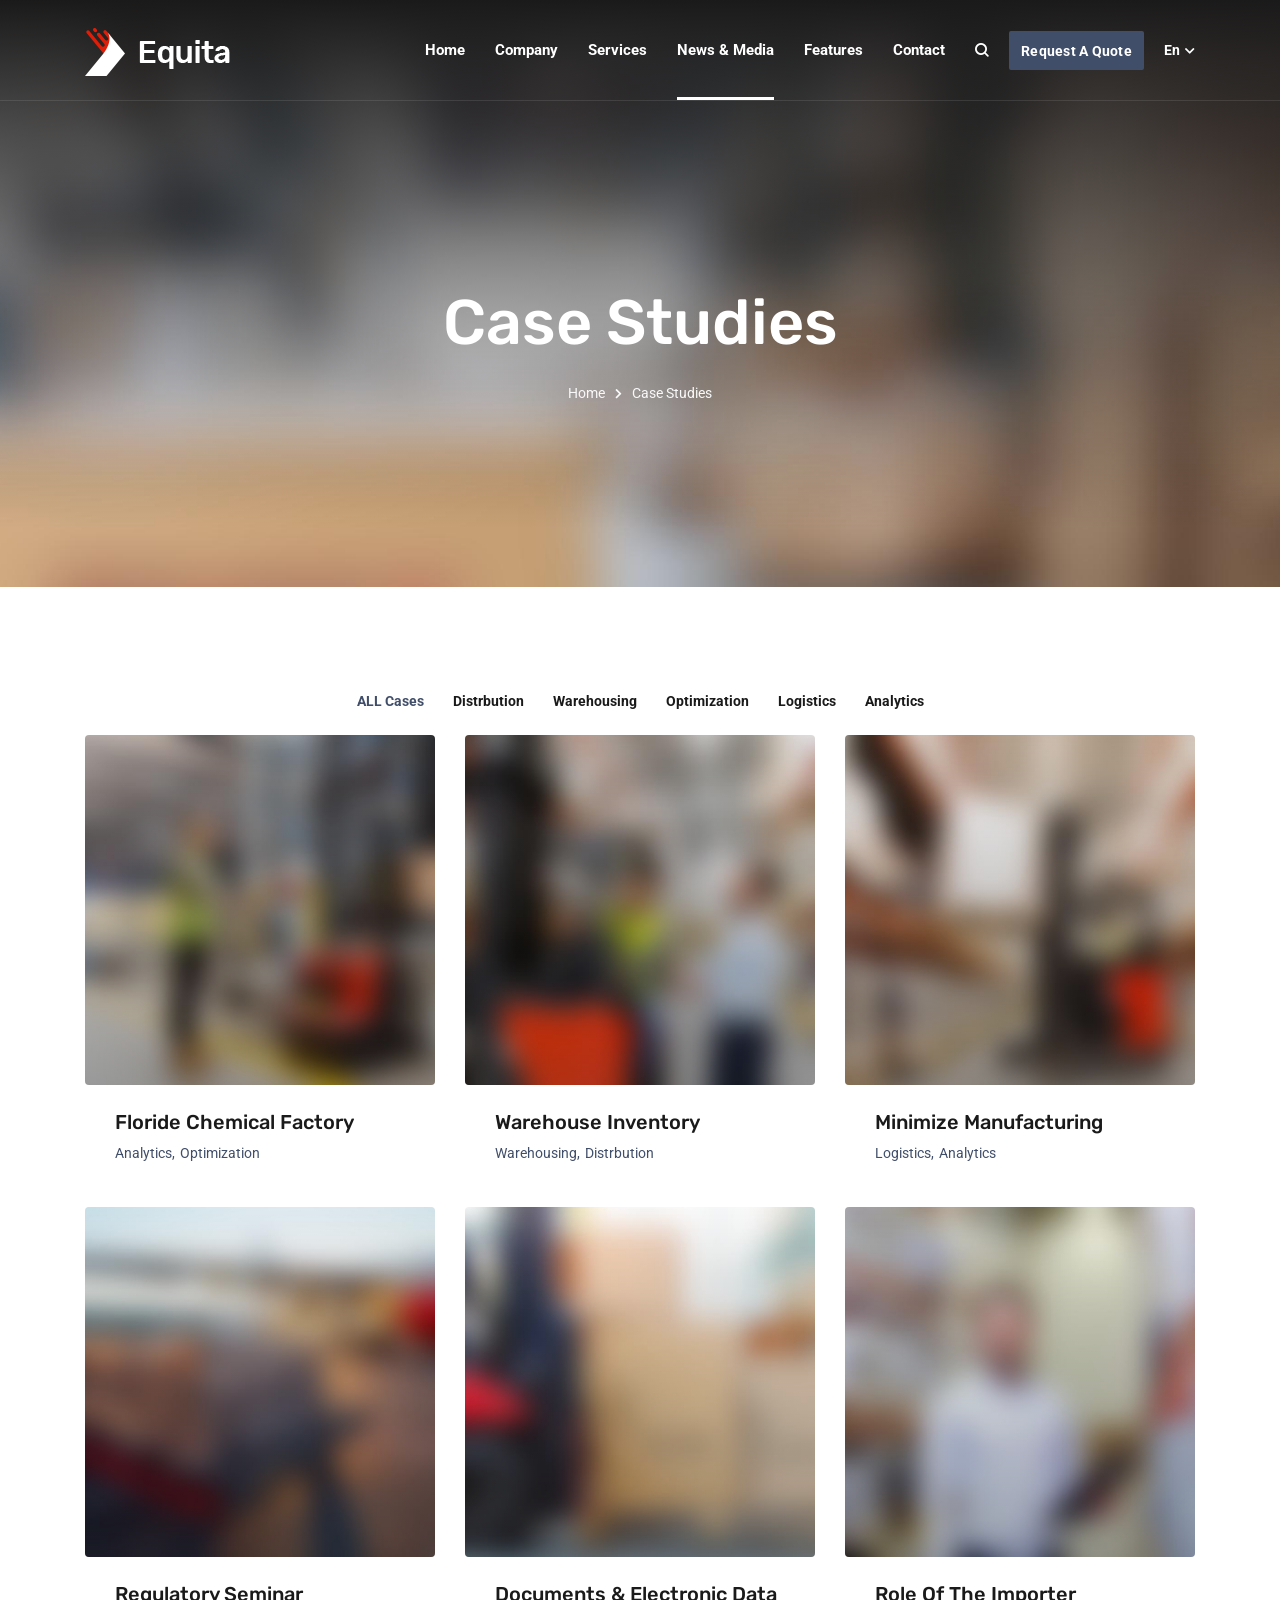
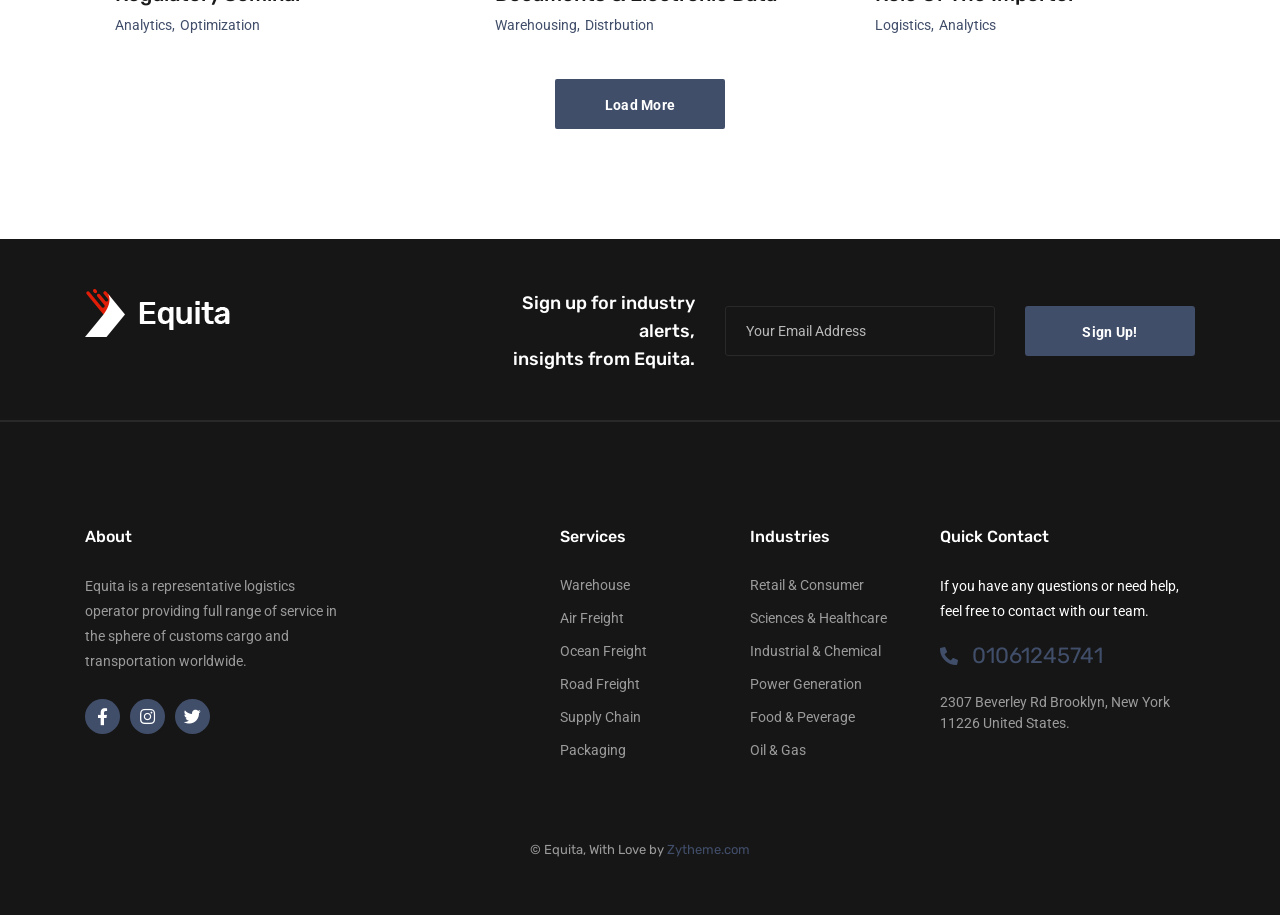
<file: case-studies-grid.html>
<!DOCTYPE html>
<html dir="ltr" lang="en-US">
  <head>
    <meta charset="utf-8"/>
    <meta http-equiv="X-UA-Compatible" content="IE=edge"/>
    <meta name="author" content="Ayman Fikry"/>
    <meta name="viewport" content="width=device-width, initial-scale=1, maximum-scale=1"/>
    <meta name="description" content="Multi-purpose Business html5 template"/>
    <title>Case Studies - Equita Logistics Cargo HTML5 Template</title>
    <link href="assets/images/favicon/favicon.png" rel="icon"/>
    <!--  Fonts ==
    -->
    <link rel="preconnect" href="https://fonts.gstatic.com"/>
    <link href="https://fonts.googleapis.com/css2?family=Roboto:ital,wght@0,400;0,700;1,400;1,700&amp;family=Rubik:ital,wght@0,400;0,500;0,700;1,400;1,500;1,700&amp;display=swap" rel="stylesheet"/>
    <!--  Stylesheets==
    -->
    <link href="assets/css/vendor.min.css" rel="stylesheet"/>
    <link href="assets/css/style.css" rel="stylesheet"/>
  </head>
  <body>
    <div class="preloader">
      <div class="loader-spinner">
        <div>
          <div></div>
          <div></div>
          <div></div>
          <div></div>
          <div></div>
          <div></div>
          <div></div>
          <div></div>
        </div>
      </div>
    </div>
    <!-- Document Wrapper-->
    <div class="wrapper clearfix" id="wrapperParallax">
      <!-- Start .header-1-->
      <header class="header header-1 header-transparent" id="navbar-spy">
        <nav class="navbar navbar-expand-lg  navbar-bordered navbar-sticky" id="primary-menu">
          <div class="container"><a class="navbar-brand" href="index.html"><img class="logo logo-light" src="assets/images/logo/logo-light.png" alt="Equita Logo"/><img class="logo logo-dark" src="assets/images/logo/logo-dark.png" alt="Equita Logo"/></a>
            <button class="navbar-toggler collapsed" type="button" data-toggle="collapse" data-target="#navbarContent" aria-controls="navbarContent" aria-expanded="false" aria-label="Toggle navigation"><span class="navbar-toggler-icon"></span></button>
            <!--  Collect the nav links, forms, and other content for toggling  -->
            <div class="collapse navbar-collapse" id="navbarContent">
                            <ul class="navbar-nav ml-auto">
                              <li class="nav-item has-dropdown"><a class="dropdown-toggle" href="#" data-toggle="dropdown"><span>Home</span></a>
                                              <ul class="dropdown-menu">
                                                <li class="nav-item"><a href="index.html"><span>Home main</span></a></li>
                                                <li class="nav-item"><a href="home-modern.html"><span>home modern</span></a></li>
                                                <li class="nav-item"><a href="home-classic.html"><span>home classic</span></a></li>
                                              </ul>
                              </li>
                              <li class="nav-item has-dropdown"><a class="dropdown-toggle" href="#" data-toggle="dropdown"><span>company</span></a>
                                              <ul class="dropdown-menu">
                                                <li class="nav-item"><a href="page-about.html"><span>about us</span></a></li>
                                                <li class="nav-item"><a href="page-core.html"><span>core values</span></a></li>
                                                <li class="nav-item"><a href="page-team.html"><span>leadership team</span></a></li>
                                                <li class="nav-item"><a href="page-locations.html"><span>global locations</span></a></li>
                                                <li class="nav-item"><a href="page-gallery.html"><span>our gallery</span></a></li>
                                                <li class="nav-item"><a href="page-awards.html"><span>awards &amp; recognition</span></a></li>
                                                <li class="nav-item"><a href="page-careers.html"><span>careers</span></a></li>
                                              </ul>
                              </li>
                              <li class="nav-item has-dropdown mega-dropdown"><a class="dropdown-toggle" href="#" data-toggle="dropdown"><span>services</span></a>
                                <ul class="dropdown-menu">
                                  <li>
                                    <div class="row">
                                                    <div class="col col-md-6">
                                                      <h5 class="menu-head">transport services</h5>
                                                      <ul>
                                                                      <li class="nav-item"><a href="service-warehouse.html"><span>warehousing</span></a></li>
                                                                      <li class="nav-item"><a href="service-air-freight.html"><span>air freight</span></a></li>
                                                                      <li class="nav-item"><a href="service-ocean-freight.html"><span>ocean freight</span></a></li>
                                                                      <li class="nav-item"><a href="service-road-freight.html"><span>road freight</span></a></li>
                                                                      <li class="nav-item"><a href="service-supply.html"><span>supply chain</span></a></li>
                                                                      <li class="nav-item"><a href="service-packaging.html"><span>packaging</span></a></li>
                                                      </ul>
                                                    </div>
                                                    <div class="col col-md-6">
                                                      <h5 class="menu-head">industry solutions</h5>
                                                      <ul>
                                                                      <li class="nav-item"><a href="industry-retail.html"><span>retail &amp; consumer</span></a></li>
                                                                      <li class="nav-item"><a href="industry-science.html"><span>sciences &amp; healthcare</span></a></li>
                                                                      <li class="nav-item"><a href="industry-chemical.html"><span>industrial &amp; chemical</span></a></li>
                                                                      <li class="nav-item"><a href="industry-power.html"><span>power generation</span></a></li>
                                                                      <li class="nav-item"><a href="industry-food.html"><span>food &amp; beverage</span></a></li>
                                                                      <li class="nav-item"><a href="industry-oil.html"><span>oil &amp; gas</span></a></li>
                                                      </ul>
                                                    </div>
                                    </div>
                                  </li>
                                </ul>
                              </li>
                              <li class="nav-item has-dropdown active"><a class="dropdown-toggle" href="#" data-toggle="dropdown"><span>news &amp; media</span></a>
                                              <ul class="dropdown-menu">
                                                <li class="nav-item"><a href="blog-grid-fullwidth.html"><span>our blog</span></a></li>
                                                <li class="nav-item"><a href="blog-single-sidebar.html"><span>single blog post</span></a></li>
                                                <li class="nav-item"><a href="page-our-services.html"><span>our services</span></a></li>
                                                <li class="nav-item current"><a href="case-studies-grid.html"><span>case studies grid</span></a></li>
                                                <li class="nav-item"><a href="case-studies-standard.html"><span>case studies standard</span></a></li>
                                                <li class="nav-item"><a href="case-study-single.html"><span>single case study</span></a></li>
                                              </ul>
                              </li>
                              <li class="nav-item has-dropdown"><a class="dropdown-toggle" href="#" data-toggle="dropdown"><span>features</span></a>
                                              <ul class="dropdown-menu">
                                                <li class="nav-item"><a href="request-quote.html"><span>request a quote</span></a></li>
                                                <li class="nav-item"><a href="track-shipment.html"><span>track &amp; trace</span></a></li>
                                                <li class="nav-item"><a href="find-location.html"><span>find a location</span></a></li>
                                                <li class="nav-item"><a href="faqs.html"><span>help &amp; fAQs</span></a></li>
                                              </ul>
                              </li>
                              <li class="nav-item"><a href="contact.html"><span>contact</span></a></li>
                            </ul>
              <div class="module-container">
                <!--  Start Module Search  -->
                <div class="module module-search float-left">
                  <div class="module-icon search-icon"><i class="icon-search"></i><span class="title">search</span></div>
                  <div class="module-content module-fullscreen module-search-box">
                    <div class="pos-vertical-center">
                      <div class="container">
                        <div class="row">
                          <div class="col-sm-12 col-md-12 col-lg-8 offset-lg-2">
                            <form class="form-search">
                              <input class="form-control" type="text" placeholder="type words then enter"/>
                              <button></button>
                            </form>
                            <!-- End .form-search -->
                          </div>
                          <!-- End .col-lg-8 -->
                        </div>
                        <!--  End .row-->
                      </div>
                      <!--  End .container-->
                    </div><a class="module-cancel" href="javascript:void(0)"><i class="fas fa-times"></i></a>
                  </div>
                </div>
                <!--  End .module-search-->
                <!-- Start .module-contact-->
                <div class="module-contact"><a class="btn btn--primary" href="javascript:void(0)">request a quote</a></div>
                <!-- Start .module-language-->
                <div class="module module-language">
                  <div class="selected"><span>en </span><i class="fas fa-chevron-down"></i></div>
                  <div class="lang-list">
                    <ul> 
                      <li> <a href="javascript:void(0)">english</a></li>
                      <li> <a href="javascript:void(0)">arabic</a></li>
                    </ul>
                  </div>
                </div>
              </div>
              <!-- End .module-container -->
            </div>
            <!--  End .navbar-collapse  -->
          </div>
          <!-- End .container-->
        </nav>
      </header>
      <!-- Start #page-title-->
      <section class="page-title page-title-2 bg-overlay bg-overlay-dark bg-parallax" id="page-title">
        <div class="bg-section"><img src="assets/images/page-titles/3.jpg" alt="Background"/></div>
        <div class="container">
          <div class="row">
            <div class="col-12 col-lg-6 offset-lg-3">
              <div class="title text-center">
                <div class="title-heading">
                  <h1>case studies</h1>
                </div>
                <div class="clearfix"></div>
                <ol class="breadcrumb justify-content-center">
                  <li class="breadcrumb-item"><a href="index.html">Home</a></li>
                  <li class="breadcrumb-item active" aria-current="page">Case Studies</li>
                </ol>
              </div>
              <!-- End .title -->
            </div>
            <!-- End .col-lg-8 -->
          </div>
          <!-- End .row-->
        </div>
        <!-- End .container-->
      </section>
      <!-- End #page-title-->
      <!--
      ============================
      Cases Grid Section
      ============================
      -->
      <section class="cases-grid" id="workStandard">
        <div class="container">
          <div class="row">
            <!-- .cases-filter-->
            <div class="col-sm-12 col-md-12 col-md-12 cases-filter">
              <ul class="list-inline mb-0">
                <li><a class="active-filter" href="javascript:void(0)" data-filter="*">ALL Cases</a></li>
                <li><a href="javascript:void(0)" data-filter=".filter-Distrbution">Distrbution</a></li>
                <li><a href="javascript:void(0)" data-filter=".filter-Warehousing">Warehousing</a></li>
                <li><a href="javascript:void(0)" data-filter=".filter-Optimization">Optimization</a></li>
                <li><a href="javascript:void(0)" data-filter=".filter-Logistics">Logistics</a></li>
                <li><a href="javascript:void(0)" data-filter=".filter-Analytics">Analytics</a></li>
              </ul>
            </div>
          </div>
          <div class="row" id="all-cases">
            <div class="case-item col-sm-6 col-md-6 col-lg-4 filter-Analytics filter-Distrbution">
              <div class="case-item-warp">
                <div class="case-img"><img src="assets/images/work/grid/1.jpg" alt="work Item Image"/></div>
                <div class="case-content">
                  <div class="case-title">
                    <h4><a href="case-study-single.html">floride chemical factory</a></h4>
                  </div>
                  <div class="case-cat"><a href="javascript:void(0)">analytics</a><a href="javascript:void(0)">optimization</a></div>
                </div>
              </div>
            </div>
            <div class="case-item col-sm-6 col-md-6 col-lg-4  filter-Optimization filter-Warehousing">
              <div class="case-item-warp">
                <div class="case-img"><img src="assets/images/work/grid/2.jpg" alt="work Item Image"/></div>
                <div class="case-content">
                  <div class="case-title">
                    <h4><a href="case-study-single.html">warehouse inventory</a></h4>
                  </div>
                  <div class="case-cat"><a href="javascript:void(0)">warehousing</a><a href="javascript:void(0)">distrbution</a></div>
                </div>
              </div>
            </div>
            <div class="case-item col-sm-6 col-md-6 col-lg-4 filter-Print filter-Logistics">
              <div class="case-item-warp">
                <div class="case-img"><img src="assets/images/work/grid/3.jpg" alt="work Item Image"/></div>
                <div class="case-content">
                  <div class="case-title">
                    <h4><a href="case-study-single.html">Minimize Manufacturing</a></h4>
                  </div>
                  <div class="case-cat"><a href="javascript:void(0)">logistics</a><a href="javascript:void(0)">analytics</a></div>
                </div>
              </div>
            </div>
            <div class="case-item col-sm-6 col-md-6 col-lg-4 filter-Warehousing">
              <div class="case-item-warp">
                <div class="case-img"><img src="assets/images/work/grid/4.jpg" alt="work Item Image"/></div>
                <div class="case-content">
                  <div class="case-title">
                    <h4><a href="case-study-single.html">Regulatory  Seminar</a></h4>
                  </div>
                  <div class="case-cat"><a href="javascript:void(0)">analytics</a><a href="javascript:void(0)">optimization</a></div>
                </div>
              </div>
            </div>
            <div class="case-item col-sm-6 col-md-6 col-lg-4 filter-Optimization">
              <div class="case-item-warp">
                <div class="case-img"><img src="assets/images/work/grid/5.jpg" alt="work Item Image"/></div>
                <div class="case-content">
                  <div class="case-title">
                    <h4><a href="case-study-single.html">Documents &amp; Electronic Data</a></h4>
                  </div>
                  <div class="case-cat"><a href="javascript:void(0)">warehousing</a><a href="javascript:void(0)">distrbution</a></div>
                </div>
              </div>
            </div>
            <div class="case-item col-sm-6 col-md-6 col-lg-4 filter-Analytics filter-Distrbution">
              <div class="case-item-warp">
                <div class="case-img"><img src="assets/images/work/grid/6.jpg" alt="work Item Image"/></div>
                <div class="case-content">
                  <div class="case-title">
                    <h4><a href="case-study-single.html">Role of the importer</a></h4>
                  </div>
                  <div class="case-cat"><a href="javascript:void(0)">logistics</a><a href="javascript:void(0)">analytics</a></div>
                </div>
              </div>
            </div>
          </div>
          <!-- End .row-->
          <div class="row">
            <div class="col-sm-12 col-md-12 col-md-12 text-center mb-10"><a class="btn btn--primary" href="javascript:void(0)">Load More</a></div>
          </div>
          <!-- End .row-->
        </div>
        <!-- End .container-->
      </section>
      <!--
      ============================
      Footer #1
      ============================
      -->
      <footer class="footer footer-1">
        <div class="footer-top"> 
          <div class="container"> 
            <div class="row"> 
              <div class="col-12 col-lg-3 col-xl-4">
                <div class="footer-logo"><img class="footer-logo" src="assets/images/logo/logo-light.png" alt="logo"/></div>
              </div>
              <div class="col-12 col-lg-9 col-xl-8">
                <div class="widget-newsletter">
                  <div class="widget-content">
                    <p>Sign up for industry alerts,<br/>insights from Equita.</p>
                    <form class="form-newsletter mailchimp">
                      <input class="form-control" type="email" name="email" placeholder="Your Email Address"/>
                      <input class="btn btn--primary" type="submit" value="sign up!"/>
                      <div class="subscribe-alert"></div>
                    </form>
                  </div>
                </div>
              </div>
            </div>
          </div>
        </div>
        <div class="footer-center">
          <div class="container">
            <div class="row">
              <div class="col-sm-6 col-md-6 col-lg-3 footer-widget widget-about">
                <div class="footer-widget-title">
                  <h5>about</h5>
                </div>
                <div class="widget-content">
                  <p>Equita is a representative logistics operator providing full range of service in the sphere of customs cargo and transportation worldwide.</p>
                  <!-- Start .module-social-->
                  <div class="module module-social"><a class="share-facebook" href="javascript:void(0)"><i class="fab fa-facebook-f"> </i></a><a class="share-instagram" href="javascript:void(0)"><i class="fab fa-instagram"></i></a><a class="share-twitter" href="javascript:void(0)"><i class="fab fa-twitter"></i></a></div>
                  <!-- End .module-social-->
                </div>
              </div>
              <!--  End .col-lg-4 -->
              <div class="col-sm-6 col-md-6 col-lg-2 offset-lg-2 footer-widget widget-links">
                <div class="footer-widget-title">
                  <h5>services</h5>
                </div>
                <div class="widget-content">
                  <ul>
                    <li><a href="javascript:void(0)">warehouse</a></li>
                    <li><a href="javascript:void(0)">air freight</a></li>
                    <li><a href="javascript:void(0)">ocean freight</a></li>
                    <li><a href="javascript:void(0)">road freight</a></li>
                    <li><a href="javascript:void(0)">supply chain</a></li>
                    <li><a href="javascript:void(0)">packaging</a></li>
                  </ul>
                </div>
              </div>
              <!--  End .col-lg-2-->
              <div class="col-sm-6 col-md-6 col-lg-2 footer-widget widget-links">
                <div class="footer-widget-title">
                  <h5>industries</h5>
                </div>
                <div class="widget-content">
                  <ul>
                    <li><a href="javascript:void(0)">retail & consumer</a></li>
                    <li><a href="javascript:void(0)">sciences & healthcare</a></li>
                    <li><a href="javascript:void(0)">industrial & chemical</a></li>
                    <li><a href="javascript:void(0)">power generation</a></li>
                    <li><a href="javascript:void(0)">food & peverage</a></li>
                    <li><a href="javascript:void(0)">oil & gas</a></li>
                  </ul>
                </div>
              </div>
              <!--  End .col-lg-2-->
              <div class="col-sm-6 col-md-6 col-lg-3 footer-widget widget-contact">
                <div class="footer-widget-title">
                  <h5>quick contact</h5>
                </div>
                <div class="widget-content">
                  <p>If you have any questions or need help, feel free to contact with our team.</p>
                  <ul> 
                    <li class="phone"><a href="tel:+01061245741"><i class="fas fa-phone-alt"></i> 01061245741</a></li>
                    <li class="address"><a href="javascript:void(0)">2307 Beverley Rd Brooklyn, New York 11226 United States.</a></li>
                  </ul>
                </div>
              </div>
              <!--  End .col-lg-2-->
            </div>
            <div class="clearfix"></div>
          </div>
          <!--  End .container-->
        </div>
        <!--  End .footer-center-->
        <div class="footer-bottom">
          <div class="row">
            <div class="col-md-12 col-md-12 text--center footer-copyright">
              <div class="copyright"><span>&copy; Equita, With Love by</span><a href="https://1.envato.market/kP9BV"> Zytheme.com</a></div>
            </div>
          </div>
          <!--  End .row-->
        </div>
        <!--  End .footer-bottom-->
      </footer>
      <div class="backtop" id="back-to-top"><i class="fas fa-chevron-up"></i></div>
    </div>
    <!--  Footer Scripts==
    -->
    <script src="assets/js/vendor/jquery-3.4.1.min.js"></script>
    <script src="assets/js/vendor.min.js"></script>
    <script src="assets/js/functions.js"></script>
  </body>
</html>
</file>
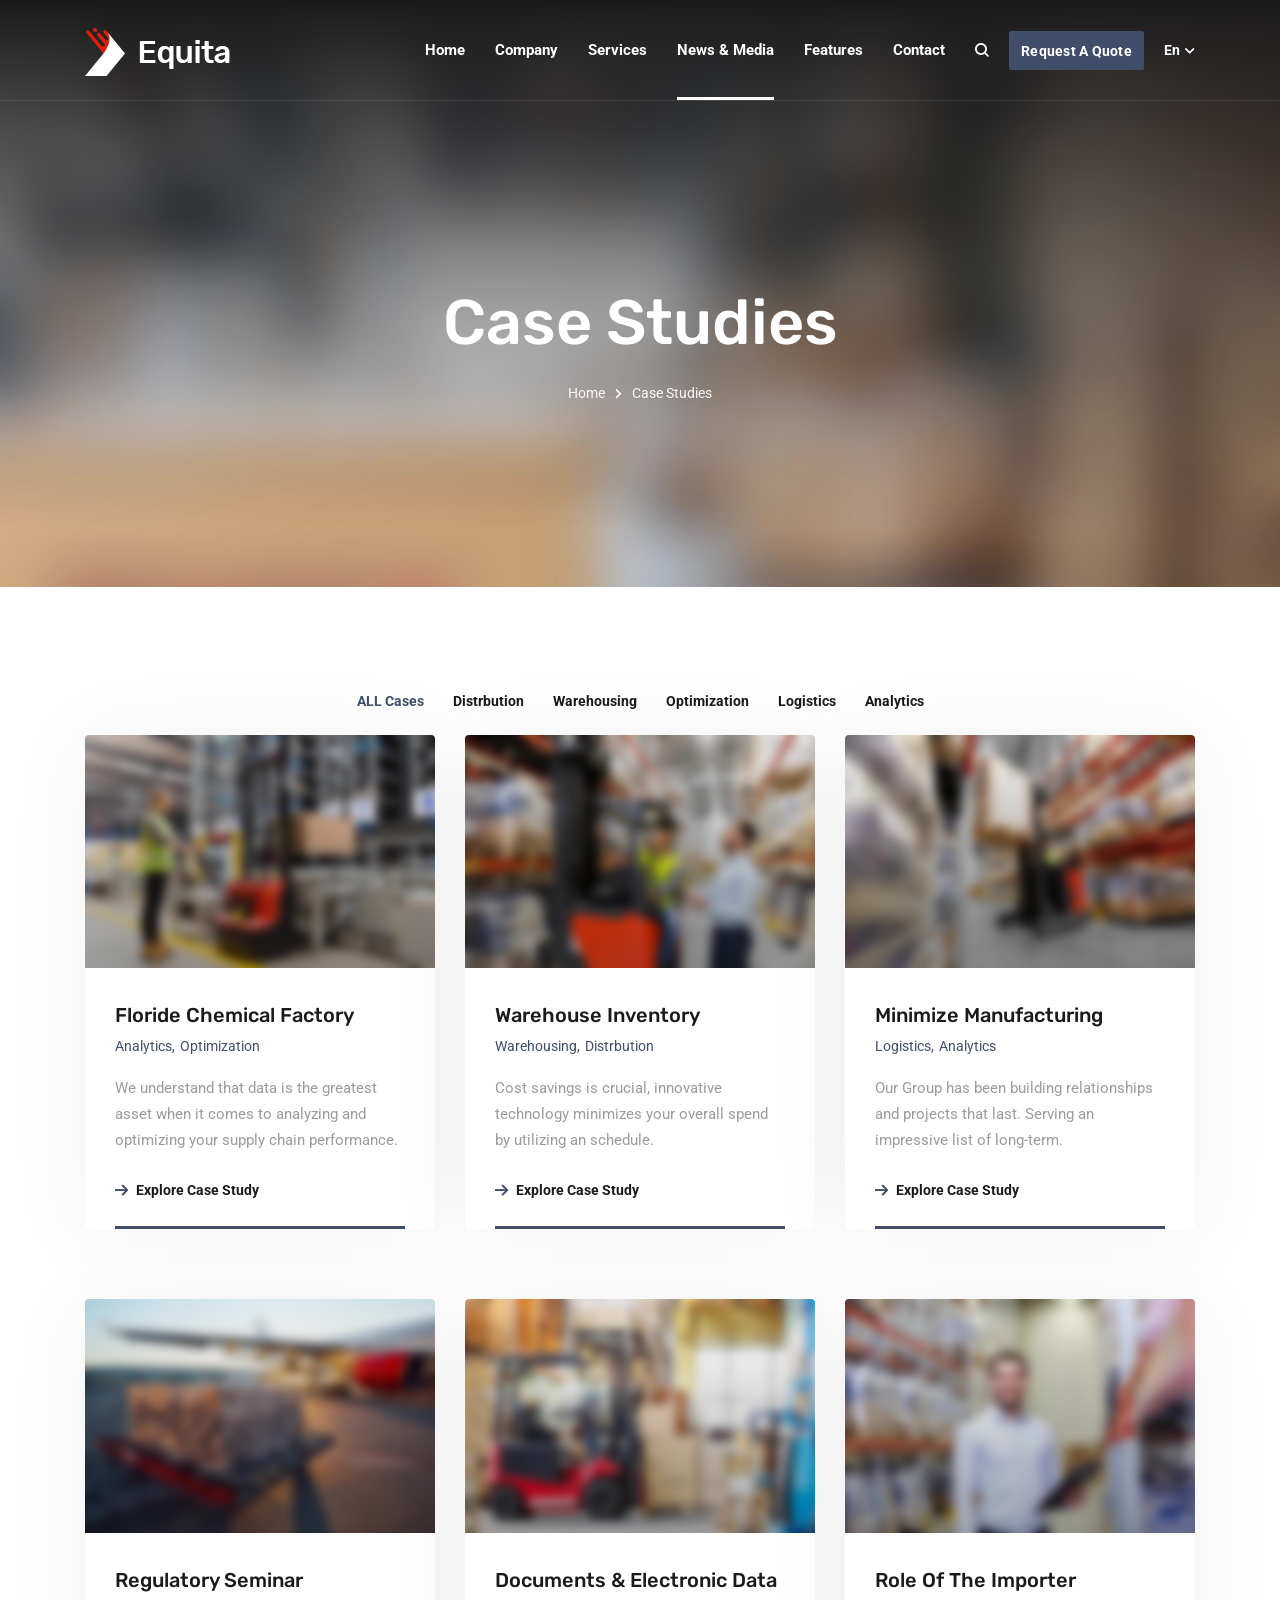
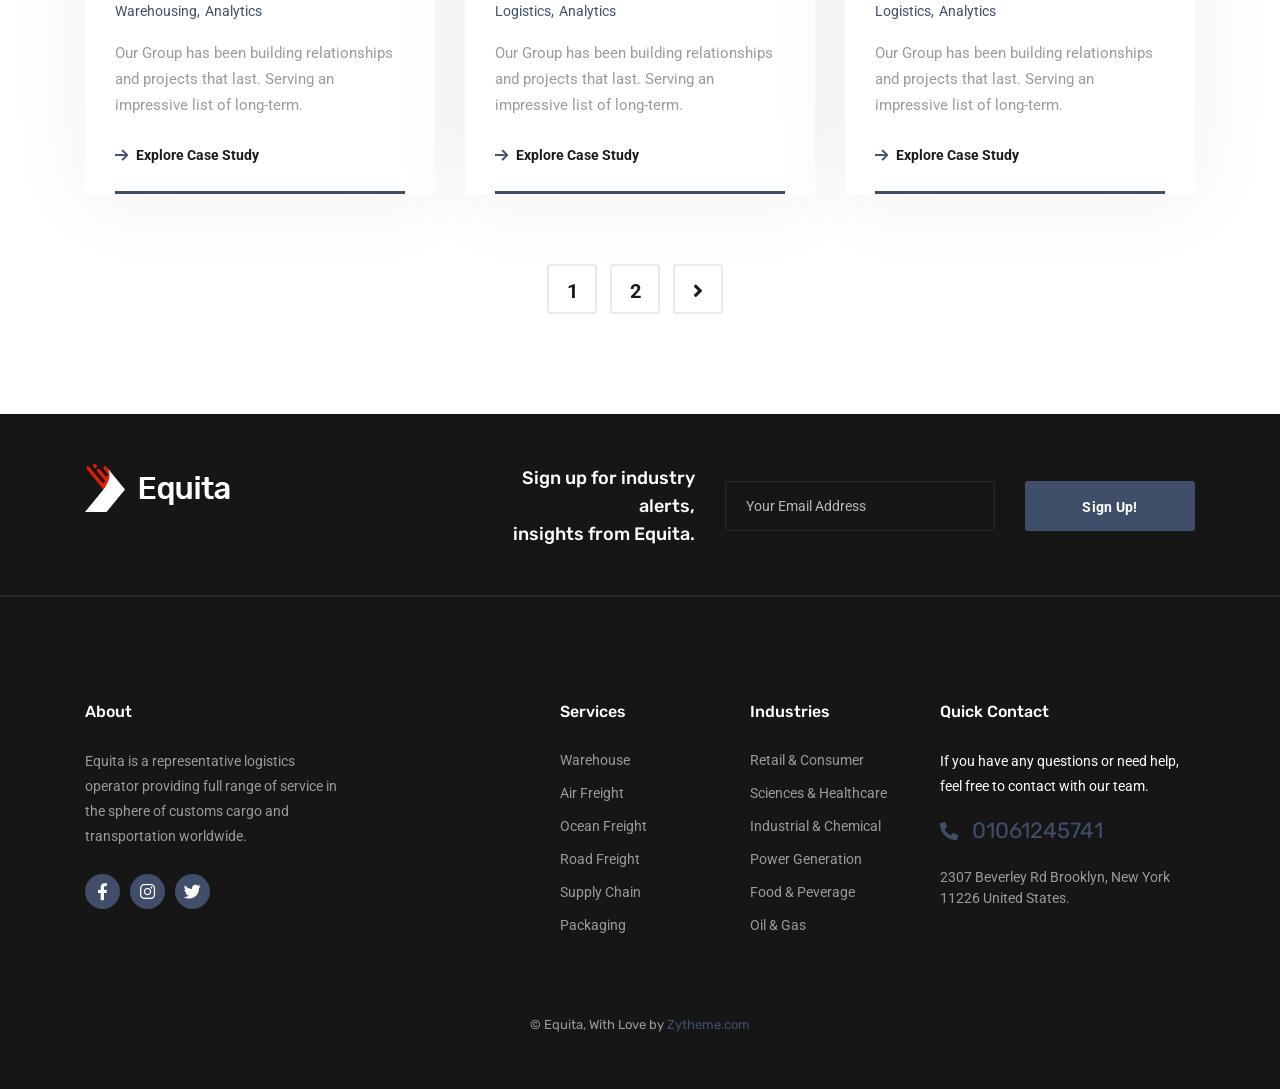
<file: case-studies-standard.html>
<!DOCTYPE html>
<html dir="ltr" lang="en-US">
  <head>
    <meta charset="utf-8"/>
    <meta http-equiv="X-UA-Compatible" content="IE=edge"/>
    <meta name="author" content="Ayman Fikry"/>
    <meta name="viewport" content="width=device-width, initial-scale=1, maximum-scale=1"/>
    <meta name="description" content="Multi-purpose Business html5 template"/>
    <title>Case Studies - Equita Logistics Cargo HTML5 Template</title>
    <link href="assets/images/favicon/favicon.png" rel="icon"/>
    <!--  Fonts ==
    -->
    <link rel="preconnect" href="https://fonts.gstatic.com"/>
    <link href="https://fonts.googleapis.com/css2?family=Roboto:ital,wght@0,400;0,700;1,400;1,700&amp;family=Rubik:ital,wght@0,400;0,500;0,700;1,400;1,500;1,700&amp;display=swap" rel="stylesheet"/>
    <!--  Stylesheets==
    -->
    <link href="assets/css/vendor.min.css" rel="stylesheet"/>
    <link href="assets/css/style.css" rel="stylesheet"/>
  </head>
  <body>
    <div class="preloader">
      <div class="loader-spinner">
        <div>
          <div></div>
          <div></div>
          <div></div>
          <div></div>
          <div></div>
          <div></div>
          <div></div>
          <div></div>
        </div>
      </div>
    </div>
    <!-- Document Wrapper-->
    <div class="wrapper clearfix" id="wrapperParallax">
      <!-- Start .header-1-->
      <header class="header header-1 header-transparent" id="navbar-spy">
        <nav class="navbar navbar-expand-lg  navbar-bordered navbar-sticky" id="primary-menu">
          <div class="container"><a class="navbar-brand" href="index.html"><img class="logo logo-light" src="assets/images/logo/logo-light.png" alt="Equita Logo"/><img class="logo logo-dark" src="assets/images/logo/logo-dark.png" alt="Equita Logo"/></a>
            <button class="navbar-toggler collapsed" type="button" data-toggle="collapse" data-target="#navbarContent" aria-controls="navbarContent" aria-expanded="false" aria-label="Toggle navigation"><span class="navbar-toggler-icon"></span></button>
            <!--  Collect the nav links, forms, and other content for toggling  -->
            <div class="collapse navbar-collapse" id="navbarContent">
                            <ul class="navbar-nav ml-auto">
                              <li class="nav-item has-dropdown"><a class="dropdown-toggle" href="#" data-toggle="dropdown"><span>Home</span></a>
                                              <ul class="dropdown-menu">
                                                <li class="nav-item"><a href="index.html"><span>Home main</span></a></li>
                                                <li class="nav-item"><a href="home-modern.html"><span>home modern</span></a></li>
                                                <li class="nav-item"><a href="home-classic.html"><span>home classic</span></a></li>
                                              </ul>
                              </li>
                              <li class="nav-item has-dropdown"><a class="dropdown-toggle" href="#" data-toggle="dropdown"><span>company</span></a>
                                              <ul class="dropdown-menu">
                                                <li class="nav-item"><a href="page-about.html"><span>about us</span></a></li>
                                                <li class="nav-item"><a href="page-core.html"><span>core values</span></a></li>
                                                <li class="nav-item"><a href="page-team.html"><span>leadership team</span></a></li>
                                                <li class="nav-item"><a href="page-locations.html"><span>global locations</span></a></li>
                                                <li class="nav-item"><a href="page-gallery.html"><span>our gallery</span></a></li>
                                                <li class="nav-item"><a href="page-awards.html"><span>awards &amp; recognition</span></a></li>
                                                <li class="nav-item"><a href="page-careers.html"><span>careers</span></a></li>
                                              </ul>
                              </li>
                              <li class="nav-item has-dropdown mega-dropdown"><a class="dropdown-toggle" href="#" data-toggle="dropdown"><span>services</span></a>
                                <ul class="dropdown-menu">
                                  <li>
                                    <div class="row">
                                                    <div class="col col-md-6">
                                                      <h5 class="menu-head">transport services</h5>
                                                      <ul>
                                                                      <li class="nav-item"><a href="service-warehouse.html"><span>warehousing</span></a></li>
                                                                      <li class="nav-item"><a href="service-air-freight.html"><span>air freight</span></a></li>
                                                                      <li class="nav-item"><a href="service-ocean-freight.html"><span>ocean freight</span></a></li>
                                                                      <li class="nav-item"><a href="service-road-freight.html"><span>road freight</span></a></li>
                                                                      <li class="nav-item"><a href="service-supply.html"><span>supply chain</span></a></li>
                                                                      <li class="nav-item"><a href="service-packaging.html"><span>packaging</span></a></li>
                                                      </ul>
                                                    </div>
                                                    <div class="col col-md-6">
                                                      <h5 class="menu-head">industry solutions</h5>
                                                      <ul>
                                                                      <li class="nav-item"><a href="industry-retail.html"><span>retail &amp; consumer</span></a></li>
                                                                      <li class="nav-item"><a href="industry-science.html"><span>sciences &amp; healthcare</span></a></li>
                                                                      <li class="nav-item"><a href="industry-chemical.html"><span>industrial &amp; chemical</span></a></li>
                                                                      <li class="nav-item"><a href="industry-power.html"><span>power generation</span></a></li>
                                                                      <li class="nav-item"><a href="industry-food.html"><span>food &amp; beverage</span></a></li>
                                                                      <li class="nav-item"><a href="industry-oil.html"><span>oil &amp; gas</span></a></li>
                                                      </ul>
                                                    </div>
                                    </div>
                                  </li>
                                </ul>
                              </li>
                              <li class="nav-item has-dropdown active"><a class="dropdown-toggle" href="#" data-toggle="dropdown"><span>news &amp; media</span></a>
                                              <ul class="dropdown-menu">
                                                <li class="nav-item"><a href="blog-grid-fullwidth.html"><span>our blog</span></a></li>
                                                <li class="nav-item"><a href="blog-single-sidebar.html"><span>single blog post</span></a></li>
                                                <li class="nav-item"><a href="page-our-services.html"><span>our services</span></a></li>
                                                <li class="nav-item"><a href="case-studies-grid.html"><span>case studies grid</span></a></li>
                                                <li class="nav-item current"><a href="case-studies-standard.html"><span>case studies standard</span></a></li>
                                                <li class="nav-item"><a href="case-study-single.html"><span>single case study</span></a></li>
                                              </ul>
                              </li>
                              <li class="nav-item has-dropdown"><a class="dropdown-toggle" href="#" data-toggle="dropdown"><span>features</span></a>
                                              <ul class="dropdown-menu">
                                                <li class="nav-item"><a href="request-quote.html"><span>request a quote</span></a></li>
                                                <li class="nav-item"><a href="track-shipment.html"><span>track &amp; trace</span></a></li>
                                                <li class="nav-item"><a href="find-location.html"><span>find a location</span></a></li>
                                                <li class="nav-item"><a href="faqs.html"><span>help &amp; fAQs</span></a></li>
                                              </ul>
                              </li>
                              <li class="nav-item"><a href="contact.html"><span>contact</span></a></li>
                            </ul>
              <div class="module-container">
                <!--  Start Module Search  -->
                <div class="module module-search float-left">
                  <div class="module-icon search-icon"><i class="icon-search"></i><span class="title">search</span></div>
                  <div class="module-content module-fullscreen module-search-box">
                    <div class="pos-vertical-center">
                      <div class="container">
                        <div class="row">
                          <div class="col-sm-12 col-md-12 col-lg-8 offset-lg-2">
                            <form class="form-search">
                              <input class="form-control" type="text" placeholder="type words then enter"/>
                              <button></button>
                            </form>
                            <!-- End .form-search -->
                          </div>
                          <!-- End .col-lg-8 -->
                        </div>
                        <!--  End .row-->
                      </div>
                      <!--  End .container-->
                    </div><a class="module-cancel" href="javascript:void(0)"><i class="fas fa-times"></i></a>
                  </div>
                </div>
                <!--  End .module-search-->
                <!-- Start .module-contact-->
                <div class="module-contact"><a class="btn btn--primary" href="javascript:void(0)">request a quote</a></div>
                <!-- Start .module-language-->
                <div class="module module-language">
                  <div class="selected"><span>en </span><i class="fas fa-chevron-down"></i></div>
                  <div class="lang-list">
                    <ul> 
                      <li> <a href="javascript:void(0)">english</a></li>
                      <li> <a href="javascript:void(0)">arabic</a></li>
                    </ul>
                  </div>
                </div>
              </div>
              <!-- End .module-container -->
            </div>
            <!--  End .navbar-collapse  -->
          </div>
          <!-- End .container-->
        </nav>
      </header>
      <!-- Start #page-title-->
      <section class="page-title page-title-2 bg-overlay bg-overlay-dark bg-parallax" id="page-title">
        <div class="bg-section"><img src="assets/images/page-titles/3.jpg" alt="Background"/></div>
        <div class="container">
          <div class="row">
            <div class="col-12 col-lg-6 offset-lg-3">
              <div class="title text-center">
                <div class="title-heading">
                  <h1>case studies</h1>
                </div>
                <div class="clearfix"></div>
                <ol class="breadcrumb justify-content-center">
                  <li class="breadcrumb-item"><a href="index.html">Home</a></li>
                  <li class="breadcrumb-item active" aria-current="page">Case Studies</li>
                </ol>
              </div>
              <!-- End .title -->
            </div>
            <!-- End .col-lg-8 -->
          </div>
          <!-- End .row-->
        </div>
        <!-- End .container-->
      </section>
      <!-- End #page-title-->
      <!--
      ============================
      Cases Standard Section
      ============================
      -->
      <section class="cases-standard" id="workStandard">
        <div class="container">
          <div class="row">
            <!-- .cases-filter-->
            <div class="col-sm-12 col-md-12 col-md-12 cases-filter">
              <ul class="list-inline mb-0">
                <li><a class="active-filter" href="javascript:void(0)" data-filter="*">ALL Cases</a></li>
                <li><a href="javascript:void(0)" data-filter=".filter-Distrbution">Distrbution</a></li>
                <li><a href="javascript:void(0)" data-filter=".filter-Warehousing">Warehousing</a></li>
                <li><a href="javascript:void(0)" data-filter=".filter-Optimization">Optimization</a></li>
                <li><a href="javascript:void(0)" data-filter=".filter-Logistics">Logistics</a></li>
                <li><a href="javascript:void(0)" data-filter=".filter-Analytics">Analytics</a></li>
              </ul>
            </div>
          </div>
          <div class="row" id="all-cases">
            <div class="case-item col-sm-6 col-md-6 col-lg-4 filter-Analytics filter-Distrbution">
              <div class="case-item-warp">
                <div class="case-img"><img src="assets/images/work/full/1.jpg" alt="work Item Image"/></div>
                <!-- End .work-img-->
                <div class="case-content"> 
                  <div class="case-title">
                    <h4><a href="case-study-single.html">floride chemical factory</a></h4>
                  </div>
                  <div class="case-cat"><a href="javascript:void(0)">analytics</a><a href="javascript:void(0)">optimization</a></div>
                  <div class="case-desc">
                    <p>We understand that data is the greatest asset when it comes to analyzing and optimizing your supply chain performance.</p>
                  </div>
                  <div class="case-more"><a href="case-study-single.html"><i class="icon-arrow-right"></i> explore case study</a></div>
                </div>
                <!-- End .work-content-->
              </div>
            </div>
            <div class="case-item col-12 col-md-6 col-lg-4 filter-Optimization filter-Warehousing">
              <div class="case-item-warp">
                <div class="case-img"><img src="assets/images/work/full/2.jpg" alt="work Item Image"/></div>
                <!-- End .work-img-->
                <div class="case-content"> 
                  <div class="case-title">
                    <h4><a href="case-study-single.html">warehouse inventory</a></h4>
                  </div>
                  <div class="case-cat"><a href="javascript:void(0)">warehousing</a><a href="javascript:void(0)">distrbution</a></div>
                  <div class="case-desc">
                    <p>Cost savings is crucial, innovative technology minimizes your overall spend by utilizing an schedule.</p>
                  </div>
                  <div class="case-more"><a href="case-study-single.html"><i class="icon-arrow-right"></i> explore case study</a></div>
                </div>
                <!-- End .work-content-->
              </div>
            </div>
            <div class="case-item col-12 col-md-6 col-lg-4 filter-Print filter-Logistics">
              <div class="case-item-warp">
                <div class="case-img"><img src="assets/images/work/full/3.jpg" alt="work Item Image"/></div>
                <!-- End .work-img-->
                <div class="case-content"> 
                  <div class="case-title">
                    <h4><a href="case-study-single.html">Minimize Manufacturing</a></h4>
                  </div>
                  <div class="case-cat"><a href="javascript:void(0)">logistics</a><a href="javascript:void(0)">analytics</a></div>
                  <div class="case-desc">
                    <p>Our Group has been building relationships and projects that last. Serving an impressive list of long-term.</p>
                  </div>
                  <div class="case-more"><a href="case-study-single.html"><i class="icon-arrow-right"></i> explore case study</a></div>
                </div>
                <!-- End .work-content-->
              </div>
            </div>
            <div class="case-item col-12 col-md-6 col-lg-4 filter-Logistics filter-Warehousing">
              <div class="case-item-warp">
                <div class="case-img"><img src="assets/images/work/full/4.jpg" alt="work Item Image"/></div>
                <!-- End .work-img-->
                <div class="case-content"> 
                  <div class="case-title">
                    <h4><a href="case-study-single.html">Regulatory Seminar</a></h4>
                  </div>
                  <div class="case-cat"><a href="javascript:void(0)">warehousing</a><a href="javascript:void(0)">analytics</a></div>
                  <div class="case-desc">
                    <p>Our Group has been building relationships and projects that last. Serving an impressive list of long-term.</p>
                  </div>
                  <div class="case-more"><a href="case-study-single.html"><i class="icon-arrow-right"></i> explore case study</a></div>
                </div>
                <!-- End .work-content-->
              </div>
            </div>
            <div class="case-item col-12 col-md-6 col-lg-4 filter-Logistics">
              <div class="case-item-warp">
                <div class="case-img"><img src="assets/images/work/full/5.jpg" alt="work Item Image"/></div>
                <!-- End .work-img-->
                <div class="case-content"> 
                  <div class="case-title">
                    <h4><a href="case-study-single.html">Documents &amp; Electronic Data</a></h4>
                  </div>
                  <div class="case-cat"><a href="javascript:void(0)">logistics</a><a href="javascript:void(0)">analytics</a></div>
                  <div class="case-desc">
                    <p>Our Group has been building relationships and projects that last. Serving an impressive list of long-term.</p>
                  </div>
                  <div class="case-more"><a href="case-study-single.html"><i class="icon-arrow-right"></i> explore case study</a></div>
                </div>
                <!-- End .work-content-->
              </div>
            </div>
            <div class="case-item col-12 col-md-6 col-lg-4 filter-Optimizations">
              <div class="case-item-warp">
                <div class="case-img"><img src="assets/images/work/full/6.jpg" alt="work Item Image"/></div>
                <!-- End .work-img-->
                <div class="case-content"> 
                  <div class="case-title">
                    <h4><a href="case-study-single.html">role of the importer</a></h4>
                  </div>
                  <div class="case-cat"><a href="javascript:void(0)">logistics</a><a href="javascript:void(0)">analytics</a></div>
                  <div class="case-desc">
                    <p>Our Group has been building relationships and projects that last. Serving an impressive list of long-term.</p>
                  </div>
                  <div class="case-more"><a href="case-study-single.html"><i class="icon-arrow-right"></i> explore case study</a></div>
                </div>
                <!-- End .work-content-->
              </div>
            </div>
          </div>
          <!-- End .row-->
          <div class="row">
            <div class="col-sm-12 col-md-12 col-lg-12 clearfix text--center">
              <ul class="pagination">
                <li class="active"><a href="javascript:void(0)">1</a></li>
                <li><a href="javascript:void(0)">2</a></li>
                <li><a href="javascript:void(0)" aria-label="Next"><i class="fas fa-angle-right"></i></a></li>
              </ul>
            </div>
          </div>
          <!-- End .row-->
        </div>
        <!-- End .container-->
      </section>
      <!--
      ============================
      Footer #1
      ============================
      -->
      <footer class="footer footer-1">
        <div class="footer-top"> 
          <div class="container"> 
            <div class="row"> 
              <div class="col-12 col-lg-3 col-xl-4">
                <div class="footer-logo"><img class="footer-logo" src="assets/images/logo/logo-light.png" alt="logo"/></div>
              </div>
              <div class="col-12 col-lg-9 col-xl-8">
                <div class="widget-newsletter">
                  <div class="widget-content">
                    <p>Sign up for industry alerts,<br/>insights from Equita.</p>
                    <form class="form-newsletter mailchimp">
                      <input class="form-control" type="email" name="email" placeholder="Your Email Address"/>
                      <input class="btn btn--primary" type="submit" value="sign up!"/>
                      <div class="subscribe-alert"></div>
                    </form>
                  </div>
                </div>
              </div>
            </div>
          </div>
        </div>
        <div class="footer-center">
          <div class="container">
            <div class="row">
              <div class="col-sm-6 col-md-6 col-lg-3 footer-widget widget-about">
                <div class="footer-widget-title">
                  <h5>about</h5>
                </div>
                <div class="widget-content">
                  <p>Equita is a representative logistics operator providing full range of service in the sphere of customs cargo and transportation worldwide.</p>
                  <!-- Start .module-social-->
                  <div class="module module-social"><a class="share-facebook" href="javascript:void(0)"><i class="fab fa-facebook-f"> </i></a><a class="share-instagram" href="javascript:void(0)"><i class="fab fa-instagram"></i></a><a class="share-twitter" href="javascript:void(0)"><i class="fab fa-twitter"></i></a></div>
                  <!-- End .module-social-->
                </div>
              </div>
              <!--  End .col-lg-4 -->
              <div class="col-sm-6 col-md-6 col-lg-2 offset-lg-2 footer-widget widget-links">
                <div class="footer-widget-title">
                  <h5>services</h5>
                </div>
                <div class="widget-content">
                  <ul>
                    <li><a href="javascript:void(0)">warehouse</a></li>
                    <li><a href="javascript:void(0)">air freight</a></li>
                    <li><a href="javascript:void(0)">ocean freight</a></li>
                    <li><a href="javascript:void(0)">road freight</a></li>
                    <li><a href="javascript:void(0)">supply chain</a></li>
                    <li><a href="javascript:void(0)">packaging</a></li>
                  </ul>
                </div>
              </div>
              <!--  End .col-lg-2-->
              <div class="col-sm-6 col-md-6 col-lg-2 footer-widget widget-links">
                <div class="footer-widget-title">
                  <h5>industries</h5>
                </div>
                <div class="widget-content">
                  <ul>
                    <li><a href="javascript:void(0)">retail & consumer</a></li>
                    <li><a href="javascript:void(0)">sciences & healthcare</a></li>
                    <li><a href="javascript:void(0)">industrial & chemical</a></li>
                    <li><a href="javascript:void(0)">power generation</a></li>
                    <li><a href="javascript:void(0)">food & peverage</a></li>
                    <li><a href="javascript:void(0)">oil & gas</a></li>
                  </ul>
                </div>
              </div>
              <!--  End .col-lg-2-->
              <div class="col-sm-6 col-md-6 col-lg-3 footer-widget widget-contact">
                <div class="footer-widget-title">
                  <h5>quick contact</h5>
                </div>
                <div class="widget-content">
                  <p>If you have any questions or need help, feel free to contact with our team.</p>
                  <ul> 
                    <li class="phone"><a href="tel:+01061245741"><i class="fas fa-phone-alt"></i> 01061245741</a></li>
                    <li class="address"><a href="javascript:void(0)">2307 Beverley Rd Brooklyn, New York 11226 United States.</a></li>
                  </ul>
                </div>
              </div>
              <!--  End .col-lg-2-->
            </div>
            <div class="clearfix"></div>
          </div>
          <!--  End .container-->
        </div>
        <!--  End .footer-center-->
        <div class="footer-bottom">
          <div class="row">
            <div class="col-md-12 col-md-12 text--center footer-copyright">
              <div class="copyright"><span>&copy; Equita, With Love by</span><a href="https://1.envato.market/kP9BV"> Zytheme.com</a></div>
            </div>
          </div>
          <!--  End .row-->
        </div>
        <!--  End .footer-bottom-->
      </footer>
      <div class="backtop" id="back-to-top"><i class="fas fa-chevron-up"></i></div>
    </div>
    <!--  Footer Scripts==
    -->
    <script src="assets/js/vendor/jquery-3.4.1.min.js"></script>
    <script src="assets/js/vendor.min.js"></script>
    <script src="assets/js/functions.js"></script>
  </body>
</html>
</file>
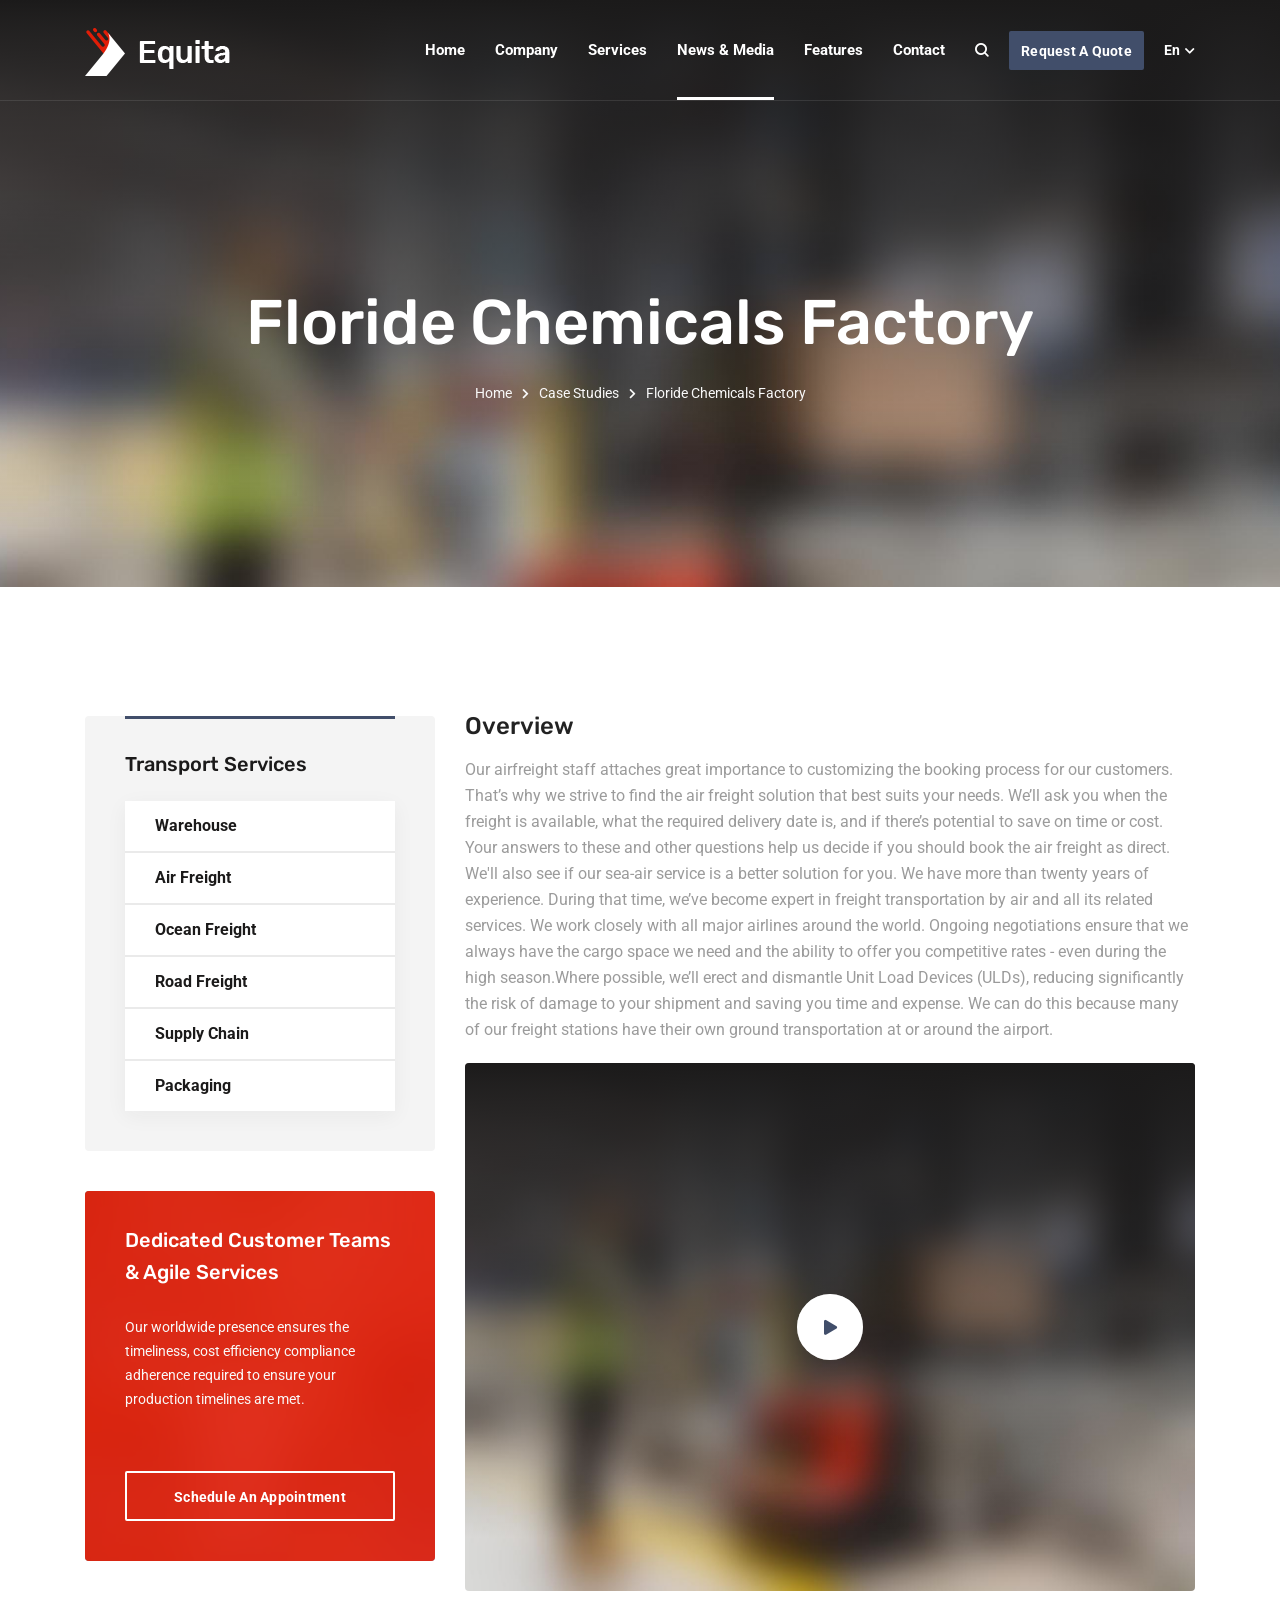
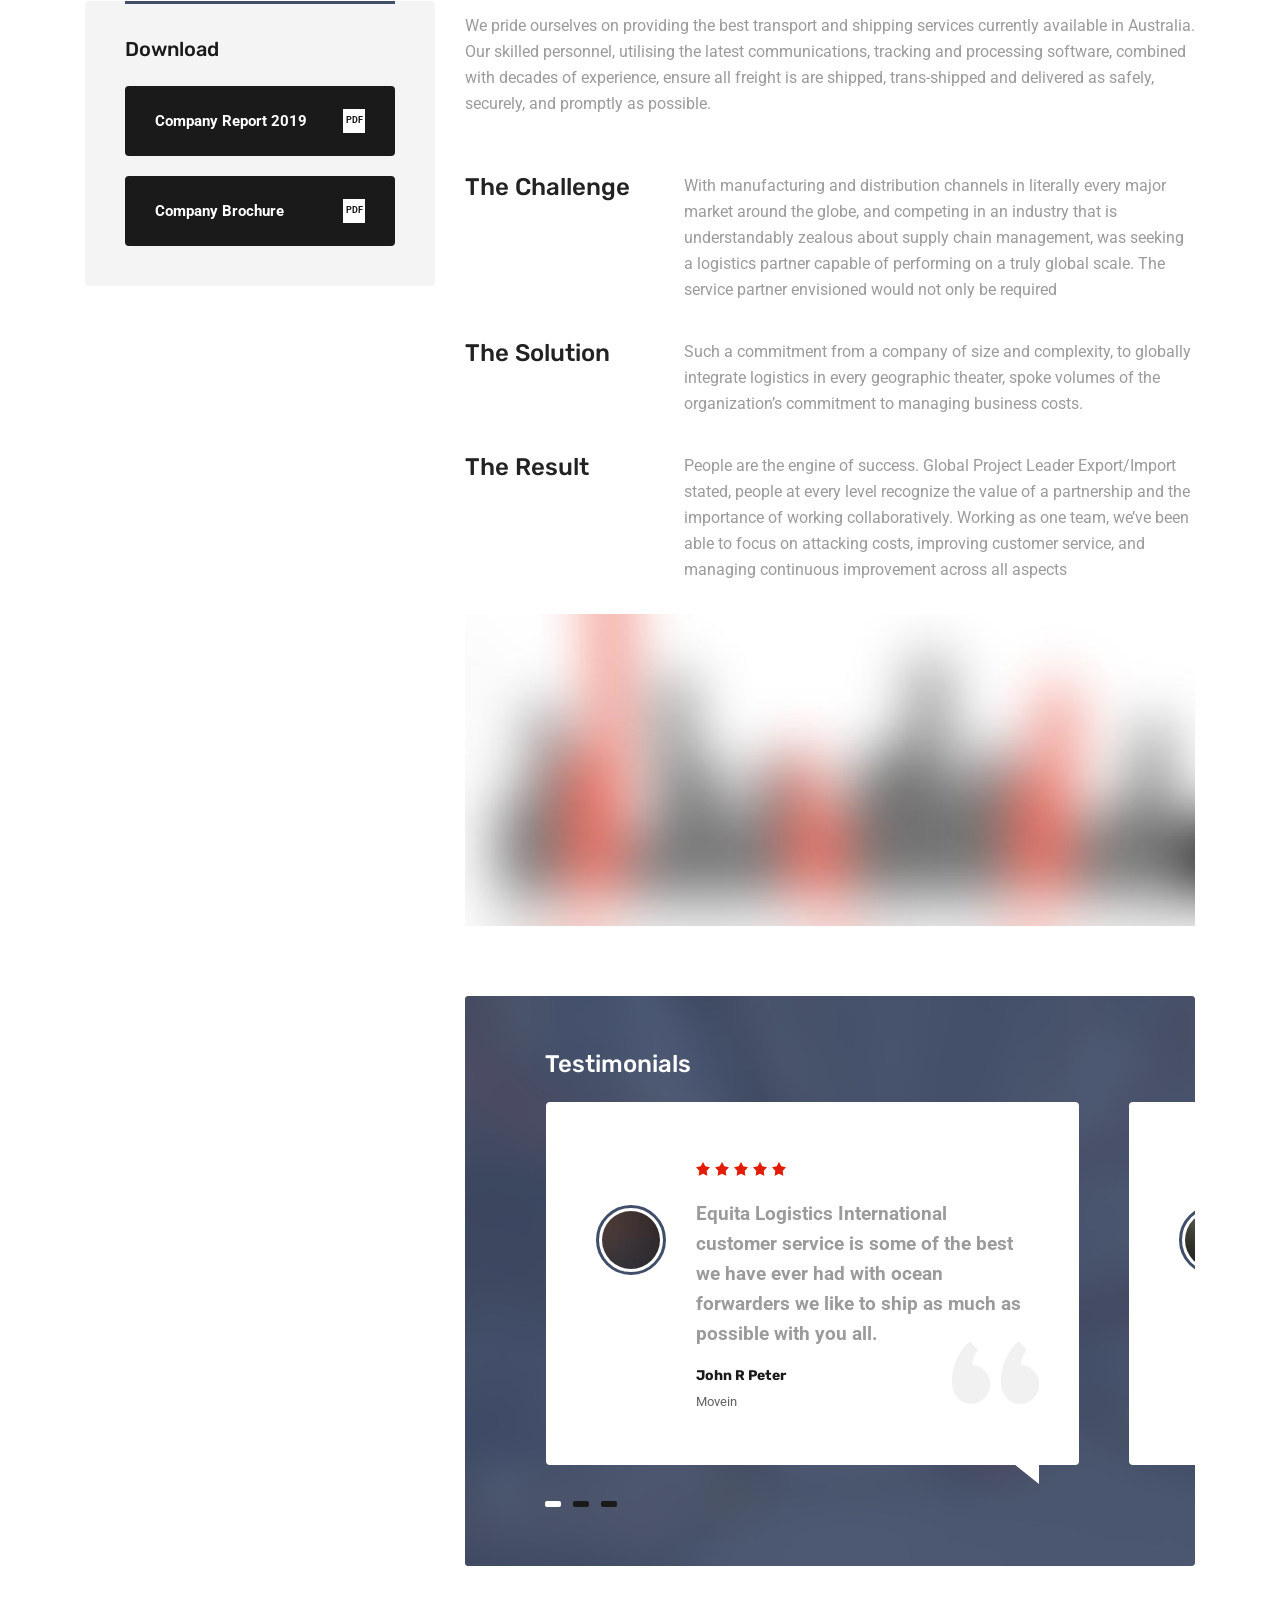
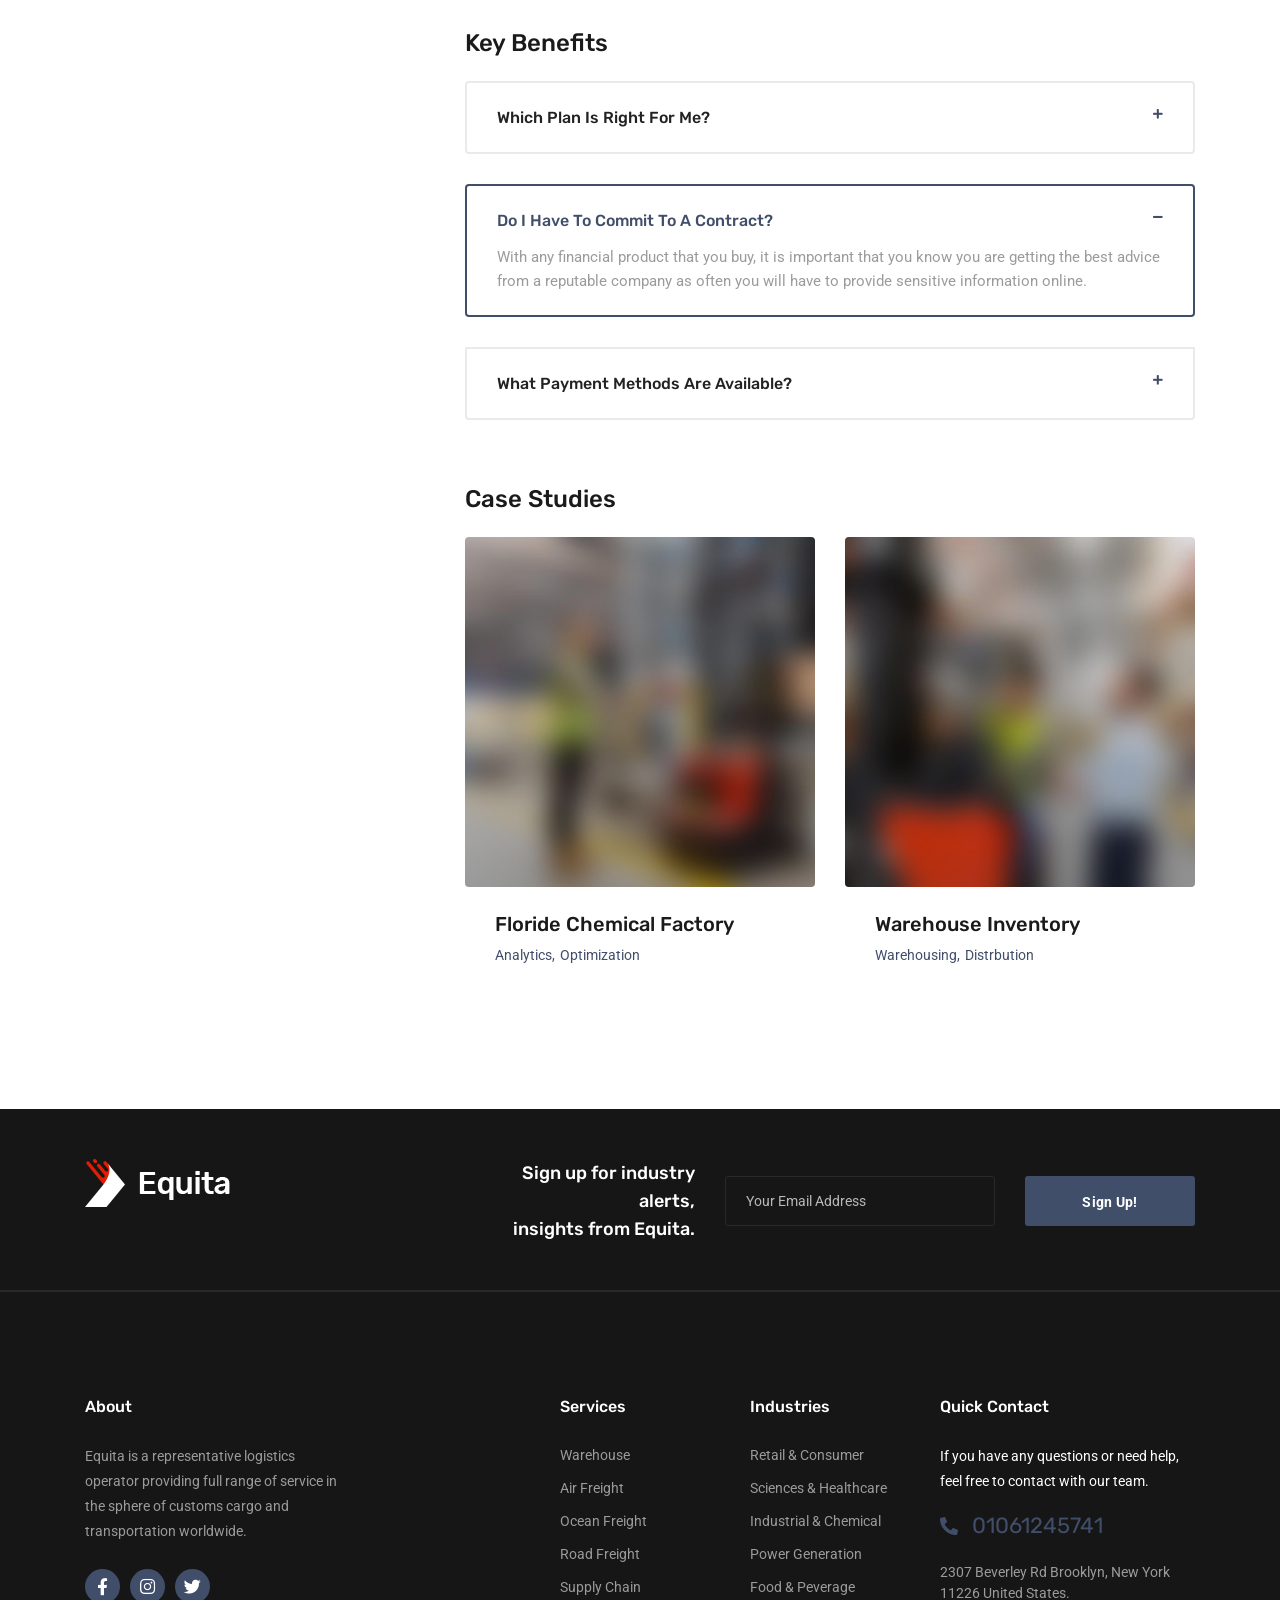
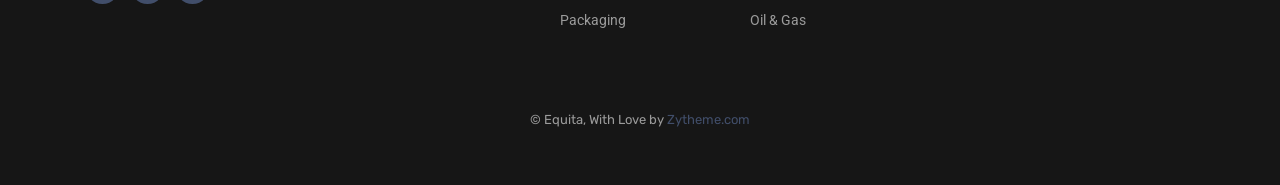
<file: case-study-single.html>
<!DOCTYPE html>
<html dir="ltr" lang="en-US">
  <head>
    <meta charset="utf-8"/>
    <meta http-equiv="X-UA-Compatible" content="IE=edge"/>
    <meta name="author" content="Ayman Fikry"/>
    <meta name="viewport" content="width=device-width, initial-scale=1, maximum-scale=1"/>
    <meta name="description" content="Multi-purpose Business html5 template"/>
    <title>Floride Chemicals Factory - Equita Logistics Cargo HTML5 Template</title>
    <link href="assets/images/favicon/favicon.png" rel="icon"/>
    <!--  Fonts ==
    -->
    <link rel="preconnect" href="https://fonts.gstatic.com"/>
    <link href="https://fonts.googleapis.com/css2?family=Roboto:ital,wght@0,400;0,700;1,400;1,700&amp;family=Rubik:ital,wght@0,400;0,500;0,700;1,400;1,500;1,700&amp;display=swap" rel="stylesheet"/>
    <!--  Stylesheets==
    -->
    <link href="assets/css/vendor.min.css" rel="stylesheet"/>
    <link href="assets/css/style.css" rel="stylesheet"/>
  </head>
  <body>
    <div class="preloader">
      <div class="loader-spinner">
        <div>
          <div></div>
          <div></div>
          <div></div>
          <div></div>
          <div></div>
          <div></div>
          <div></div>
          <div></div>
        </div>
      </div>
    </div>
    <!-- Document Wrapper-->
    <div class="wrapper clearfix" id="wrapperParallax">
      <!-- Start .header-1-->
      <header class="header header-1 header-transparent" id="navbar-spy">
        <nav class="navbar navbar-expand-lg  navbar-bordered navbar-sticky" id="primary-menu">
          <div class="container"><a class="navbar-brand" href="index.html"><img class="logo logo-light" src="assets/images/logo/logo-light.png" alt="Equita Logo"/><img class="logo logo-dark" src="assets/images/logo/logo-dark.png" alt="Equita Logo"/></a>
            <button class="navbar-toggler collapsed" type="button" data-toggle="collapse" data-target="#navbarContent" aria-controls="navbarContent" aria-expanded="false" aria-label="Toggle navigation"><span class="navbar-toggler-icon"></span></button>
            <!--  Collect the nav links, forms, and other content for toggling  -->
            <div class="collapse navbar-collapse" id="navbarContent">
                            <ul class="navbar-nav ml-auto">
                              <li class="nav-item has-dropdown"><a class="dropdown-toggle" href="#" data-toggle="dropdown"><span>Home</span></a>
                                              <ul class="dropdown-menu">
                                                <li class="nav-item"><a href="index.html"><span>Home main</span></a></li>
                                                <li class="nav-item"><a href="home-modern.html"><span>home modern</span></a></li>
                                                <li class="nav-item"><a href="home-classic.html"><span>home classic</span></a></li>
                                              </ul>
                              </li>
                              <li class="nav-item has-dropdown"><a class="dropdown-toggle" href="#" data-toggle="dropdown"><span>company</span></a>
                                              <ul class="dropdown-menu">
                                                <li class="nav-item"><a href="page-about.html"><span>about us</span></a></li>
                                                <li class="nav-item"><a href="page-core.html"><span>core values</span></a></li>
                                                <li class="nav-item"><a href="page-team.html"><span>leadership team</span></a></li>
                                                <li class="nav-item"><a href="page-locations.html"><span>global locations</span></a></li>
                                                <li class="nav-item"><a href="page-gallery.html"><span>our gallery</span></a></li>
                                                <li class="nav-item"><a href="page-awards.html"><span>awards &amp; recognition</span></a></li>
                                                <li class="nav-item"><a href="page-careers.html"><span>careers</span></a></li>
                                              </ul>
                              </li>
                              <li class="nav-item has-dropdown mega-dropdown"><a class="dropdown-toggle" href="#" data-toggle="dropdown"><span>services</span></a>
                                <ul class="dropdown-menu">
                                  <li>
                                    <div class="row">
                                                    <div class="col col-md-6">
                                                      <h5 class="menu-head">transport services</h5>
                                                      <ul>
                                                                      <li class="nav-item"><a href="service-warehouse.html"><span>warehousing</span></a></li>
                                                                      <li class="nav-item"><a href="service-air-freight.html"><span>air freight</span></a></li>
                                                                      <li class="nav-item"><a href="service-ocean-freight.html"><span>ocean freight</span></a></li>
                                                                      <li class="nav-item"><a href="service-road-freight.html"><span>road freight</span></a></li>
                                                                      <li class="nav-item"><a href="service-supply.html"><span>supply chain</span></a></li>
                                                                      <li class="nav-item"><a href="service-packaging.html"><span>packaging</span></a></li>
                                                      </ul>
                                                    </div>
                                                    <div class="col col-md-6">
                                                      <h5 class="menu-head">industry solutions</h5>
                                                      <ul>
                                                                      <li class="nav-item"><a href="industry-retail.html"><span>retail &amp; consumer</span></a></li>
                                                                      <li class="nav-item"><a href="industry-science.html"><span>sciences &amp; healthcare</span></a></li>
                                                                      <li class="nav-item"><a href="industry-chemical.html"><span>industrial &amp; chemical</span></a></li>
                                                                      <li class="nav-item"><a href="industry-power.html"><span>power generation</span></a></li>
                                                                      <li class="nav-item"><a href="industry-food.html"><span>food &amp; beverage</span></a></li>
                                                                      <li class="nav-item"><a href="industry-oil.html"><span>oil &amp; gas</span></a></li>
                                                      </ul>
                                                    </div>
                                    </div>
                                  </li>
                                </ul>
                              </li>
                              <li class="nav-item has-dropdown active"><a class="dropdown-toggle" href="#" data-toggle="dropdown"><span>news &amp; media</span></a>
                                              <ul class="dropdown-menu">
                                                <li class="nav-item"><a href="blog-grid-fullwidth.html"><span>our blog</span></a></li>
                                                <li class="nav-item"><a href="blog-single-sidebar.html"><span>single blog post</span></a></li>
                                                <li class="nav-item"><a href="page-our-services.html"><span>our services</span></a></li>
                                                <li class="nav-item"><a href="case-studies-grid.html"><span>case studies grid</span></a></li>
                                                <li class="nav-item"><a href="case-studies-standard.html"><span>case studies standard</span></a></li>
                                                <li class="nav-item current"><a href="case-study-single.html"><span>single case study</span></a></li>
                                              </ul>
                              </li>
                              <li class="nav-item has-dropdown"><a class="dropdown-toggle" href="#" data-toggle="dropdown"><span>features</span></a>
                                              <ul class="dropdown-menu">
                                                <li class="nav-item"><a href="request-quote.html"><span>request a quote</span></a></li>
                                                <li class="nav-item"><a href="track-shipment.html"><span>track &amp; trace</span></a></li>
                                                <li class="nav-item"><a href="find-location.html"><span>find a location</span></a></li>
                                                <li class="nav-item"><a href="faqs.html"><span>help &amp; fAQs</span></a></li>
                                              </ul>
                              </li>
                              <li class="nav-item"><a href="contact.html"><span>contact</span></a></li>
                            </ul>
              <div class="module-container">
                <!--  Start Module Search  -->
                <div class="module module-search float-left">
                  <div class="module-icon search-icon"><i class="icon-search"></i><span class="title">search</span></div>
                  <div class="module-content module-fullscreen module-search-box">
                    <div class="pos-vertical-center">
                      <div class="container">
                        <div class="row">
                          <div class="col-sm-12 col-md-12 col-lg-8 offset-lg-2">
                            <form class="form-search">
                              <input class="form-control" type="text" placeholder="type words then enter"/>
                              <button></button>
                            </form>
                            <!-- End .form-search -->
                          </div>
                          <!-- End .col-lg-8 -->
                        </div>
                        <!--  End .row-->
                      </div>
                      <!--  End .container-->
                    </div><a class="module-cancel" href="javascript:void(0)"><i class="fas fa-times"></i></a>
                  </div>
                </div>
                <!--  End .module-search-->
                <!-- Start .module-contact-->
                <div class="module-contact"><a class="btn btn--primary" href="javascript:void(0)">request a quote</a></div>
                <!-- Start .module-language-->
                <div class="module module-language">
                  <div class="selected"><span>en </span><i class="fas fa-chevron-down"></i></div>
                  <div class="lang-list">
                    <ul> 
                      <li> <a href="javascript:void(0)">english</a></li>
                      <li> <a href="javascript:void(0)">arabic</a></li>
                    </ul>
                  </div>
                </div>
              </div>
              <!-- End .module-container -->
            </div>
            <!--  End .navbar-collapse  -->
          </div>
          <!-- End .container-->
        </nav>
      </header>
      <!-- Start #page-title-->
      <section class="page-title page-title-12 bg-overlay bg-overlay-dark bg-parallax" id="page-title">
        <div class="bg-section"><img src="assets/images/page-titles/4.jpg" alt="Background"/></div>
        <div class="container">
          <div class="row">
            <div class="col-12 col-lg-10 offset-lg-1">
              <div class="title text-center">
                <div class="title-heading">
                  <h1>floride chemicals factory </h1>
                </div>
                <div class="clearfix"></div>
                <ol class="breadcrumb justify-content-center">
                  <li class="breadcrumb-item"><a href="index.html">Home</a></li>
                  <li class="breadcrumb-item"><a href="">case studies</a></li>
                  <li class="breadcrumb-item active" aria-current="page">Floride Chemicals Factory</li>
                </ol>
              </div>
              <!-- End .title -->
            </div>
            <!-- End .col-lg-8 -->
          </div>
          <!-- End .row-->
        </div>
        <!-- End .container-->
      </section>
      <!-- End #page-title-->
      <!--
      ============================
      Case Study Single Section
      ============================
      -->
      <section class="case-study case-study-2" id="case-study">
        <div class="container">
          <div class="row">
            <!-- 
            ============================
            Sidebar Area
            ============================
            -->
            <div class="col-sm-12 col-md-12 col-lg-4 order-2 order-lg-0">
              <div class="sidebar sidebar-case-study">
                <!-- Start .widget-categories-->
                <div class="widget widget-categories">
                  <div class="widget-title">
                    <h5>transport services</h5>
                  </div>
                  <div class="widget-content">
                    <ul class="list-unstyled">
                      <li><a href="javascript:void(0)">warehouse</a></li>
                      <li><a href="javascript:void(0)">air freight</a></li>
                      <li><a href="javascript:void(0)">ocean freight</a></li>
                      <li><a href="javascript:void(0)">road freight</a></li>
                      <li><a href="javascript:void(0)">supply chain</a></li>
                      <li><a href="javascript:void(0)">packaging</a></li>
                    </ul>
                  </div>
                </div>
                <!-- End .widget-categories -->
                <!-- Start .widget-reservation-->
                <div class="widget widget-reservation"><img src="assets/images/blog/sidebar/reservation.jpg" alt="Background Image"/>
                  <div class="widget-content">
                    <h5>Dedicated Customer Teams &  Agile Services</h5>
                    <p>Our worldwide presence ensures the timeliness, cost efficiency compliance adherence required to ensure your production timelines are met.</p><a class="btn btn--transparent btn--inverse btn--block" href="javascript:void(0)">Schedule An Appointment</a>
                  </div>
                </div>
                <!-- End .widget-reservation-->
                <!-- Start .widget-download-->
                <div class="widget widget-download">
                  <div class="widget-title">
                    <h5>download</h5>
                  </div>
                  <div class="widget-content">
                    <ul class="list-unstyled">
                      <li><a href="javascript:void(0)"> <span>company report 2019</span><span class="icon">pdf</span></a></li>
                      <li><a href="javascript:void(0)"> <span>company brochure</span><span class="icon">pdf</span></a></li>
                    </ul>
                  </div>
                </div>
                <!-- End .widget-download-->
              </div>
            </div>
            <!-- End .col-lg-4 -->
            <div class="col-sm-12 col-md-12 col-lg-8">
              <div class="case-study-entry">
                <div class="entry-content">
                  <div class="entry-bio">
                    <h5>overview</h5>
                    <p>Our airfreight staff attaches great importance to customizing the booking process for our customers. That’s why we strive to find the air freight solution that best suits your needs. We’ll ask you when the freight is available, what the required delivery date is, and if there’s potential to save on time or cost. Your answers to these and other questions help us decide if you should book the air freight as direct. We'll also see if our sea-air service is a better solution for you. We have more than twenty years of experience. During that time, we’ve become expert in freight transportation by air and all its related services. We work closely with all major airlines around the world. Ongoing negotiations ensure that we always have the cargo space we need and the ability to offer you competitive rates - even during the high season.Where possible, we’ll erect and dismantle Unit Load Devices (ULDs), reducing significantly the risk of damage to your shipment and saving you time and expense. We can do this because many of our freight stations have their own ground transportation at or around the airport. </p>
                  </div>
                  <div class="video bg-overlay bg-overlay-dark" id="video1">
                    <div class="bg-section"><img src="assets/images/video/1.jpg" alt="background"/></div>
                    <div class="player"><a class="popup-video" href="https://www.youtube.com/watch?v=7e90gBu4pas"> <i class="fas fa-play"></i></a></div>
                  </div>
                  <div class="entry-bio">
                    <p>We pride ourselves on providing the best transport and shipping services currently available in Australia. Our skilled personnel, utilising the latest communications, tracking and processing software, combined with decades of experience, ensure all freight is are shipped, trans-shipped and delivered as safely, securely, and promptly as possible.</p>
                    <!-- .entry-bio end-->
                  </div>
                  <div class="entry-topics">
                    <div class="entry-bio entry-topic"> 
                      <h5>the challenge </h5>
                      <p>With manufacturing and distribution channels in literally every major market around the globe, and competing in an industry that is understandably zealous about supply chain management, was seeking a logistics partner capable of performing on a truly global scale. The service partner envisioned would not only be required </p>
                    </div>
                    <div class="entry-bio entry-topic"> 
                      <h5>the solution</h5>
                      <p>Such a commitment from a company of size and complexity, to globally integrate logistics in every geographic theater, spoke volumes of the organization’s commitment to managing business costs.</p>
                    </div>
                    <div class="entry-bio entry-topic"> 
                      <h5>the result </h5>
                      <p>People are the engine of success.  Global Project Leader Export/Import stated, people at every level recognize the value of a partnership and the importance of working collaboratively. Working as one team, we’ve been able to focus on attacking costs, improving customer service, and managing continuous improvement across all aspects </p>
                    </div>
                  </div><img class="entry-chart" src="assets/images/chart/Chart-Card.jpg" alt="Chart-Img"/>
                  <div class="testimonial bg-overlay bg-overlay-theme">
                    <div class="bg-section"><img src="assets/images/background/1.jpg" alt="Background"/></div>
                    <div class="heading"> 
                      <h4 class="heading-title">testimonials</h4>
                    </div>
                    <div class="carousel owl-carousel carousel-dots" data-slide="1.2" data-slide-rs="1" data-autoplay="false" data-nav="false" data-dots="true" data-space="50" data-loop="true" data-speed="800">
                      <div class="testimonial-panel">
                        <div class="testimonial-panel-warp">
                          <div class="testimonial-icon"><i class="icon-Quote-Icon"></i></div>
                          <div class="testimonial-body">
                            <div class="testimonial-img"><img src="assets/images/testimonial/3.jpg" alt="Testimonial Author"/></div>
                            <div class="testimonial-content">
                              <div class="testimonial-rating"><i class="icon-Star-1"></i><i class="icon-Star-1"></i><i class="icon-Star-1"></i><i class="icon-Star-1"></i><i class="icon-Star-1"></i></div>
                              <p>Equita Logistics International customer service is some of the best we have ever had with ocean forwarders we like to ship as much as possible with you all.</p>
                              <div class="testimonial-meta">
                                <h4>John R Peter</h4>
                                <p>movein</p>
                              </div>
                            </div>
                          </div>
                        </div>
                      </div>
                      <div class="testimonial-panel">
                        <div class="testimonial-panel-warp">
                          <div class="testimonial-icon"><i class="icon-Quote-Icon"></i></div>
                          <div class="testimonial-body">
                            <div class="testimonial-img"><img src="assets/images/testimonial/4.jpg" alt="Testimonial Author"/></div>
                            <div class="testimonial-content">
                              <div class="testimonial-rating"><i class="icon-Star-1"></i><i class="icon-Star-1"></i><i class="icon-Star-1"></i><i class="icon-Star-1"></i><i class="icon-Star-1"></i></div>
                              <p>Equita Logistics International customer service is some of the best we have ever had with ocean forwarders we like to ship as much as possible with you all.</p>
                              <div class="testimonial-meta">
                                <h4>James Wane</h4>
                                <p>Aleko Company</p>
                              </div>
                            </div>
                          </div>
                        </div>
                      </div>
                      <div class="testimonial-panel">
                        <div class="testimonial-panel-warp">
                          <div class="testimonial-icon"><i class="icon-Quote-Icon"></i></div>
                          <div class="testimonial-body">
                            <div class="testimonial-img"><img src="assets/images/testimonial/3.jpg" alt="Testimonial Author"/></div>
                            <div class="testimonial-content">
                              <div class="testimonial-rating"><i class="icon-Star-1"></i><i class="icon-Star-1"></i><i class="icon-Star-1"></i><i class="icon-Star-1"></i><i class="icon-Star-1"></i></div>
                              <p>Equita Logistics International customer service is some of the best we have ever had with ocean forwarders we like to ship as much as possible with you all.</p>
                              <div class="testimonial-meta">
                                <h4>Marko Smith</h4>
                                <p>Aify Agency</p>
                              </div>
                            </div>
                          </div>
                        </div>
                      </div>
                      <div class="testimonial-panel">
                        <div class="testimonial-panel-warp">
                          <div class="testimonial-icon"><i class="icon-Quote-Icon"></i></div>
                          <div class="testimonial-body">
                            <div class="testimonial-img"><img src="assets/images/testimonial/4.jpg" alt="Testimonial Author"/></div>
                            <div class="testimonial-content">
                              <div class="testimonial-rating"><i class="icon-Star-1"></i><i class="icon-Star-1"></i><i class="icon-Star-1"></i><i class="icon-Star-1"></i><i class="icon-Star-1"></i></div>
                              <p>Equita Logistics International customer service is some of the best we have ever had with ocean forwarders we like to ship as much as possible with you all.</p>
                              <div class="testimonial-meta">
                                <h4>Marko Smith</h4>
                                <p>Aify Agency</p>
                              </div>
                            </div>
                          </div>
                        </div>
                      </div>
                      <div class="testimonial-panel">
                        <div class="testimonial-panel-warp">
                          <div class="testimonial-icon"><i class="icon-Quote-Icon"></i></div>
                          <div class="testimonial-body">
                            <div class="testimonial-img"><img src="assets/images/testimonial/3.jpg" alt="Testimonial Author"/></div>
                            <div class="testimonial-content">
                              <div class="testimonial-rating"><i class="icon-Star-1"></i><i class="icon-Star-1"></i><i class="icon-Star-1"></i><i class="icon-Star-1"></i><i class="icon-Star-1"></i></div>
                              <p>Equita Logistics International customer service is some of the best we have ever had with ocean forwarders we like to ship as much as possible with you all.</p>
                              <div class="testimonial-meta">
                                <h4>Marko Smith</h4>
                                <p>Aify Agency</p>
                              </div>
                            </div>
                          </div>
                        </div>
                      </div>
                      <div class="testimonial-panel">
                        <div class="testimonial-panel-warp">
                          <div class="testimonial-icon"><i class="icon-Quote-Icon"></i></div>
                          <div class="testimonial-body">
                            <div class="testimonial-img"><img src="assets/images/testimonial/4.jpg" alt="Testimonial Author"/></div>
                            <div class="testimonial-content">
                              <div class="testimonial-rating"><i class="icon-Star-1"></i><i class="icon-Star-1"></i><i class="icon-Star-1"></i><i class="icon-Star-1"></i><i class="icon-Star-1"></i></div>
                              <p>Equita Logistics International customer service is some of the best we have ever had with ocean forwarders we like to ship as much as possible with you all.</p>
                              <div class="testimonial-meta">
                                <h4>Marko Smith</h4>
                                <p>Aify Agency</p>
                              </div>
                            </div>
                          </div>
                        </div>
                      </div>
                    </div>
                  </div>
                  <div class="accordion accordion-1" id="accordion01">
                    <div class="heading"> 
                      <h4 class="heading-title">key benefits</h4>
                    </div>
                    <div class="card">
                      <div class="card-heading"><a class="card-link collapsed" data-toggle="collapse" data-parent="#accordion01" href="#collapse01-1">Which Plan Is Right For Me? </a></div>
                      <div class="collapse" id="collapse01-1" data-parent="#accordion01">
                        <div class="card-body">With any financial product that you buy, it is important that you know you are getting the best advice from a reputable company as often you will have to provide sensitive information online.</div>
                      </div>
                    </div>
                    <div class="card active-acc">
                      <div class="card-heading"><a class="card-link collapsed" data-toggle="collapse" data-parent="#accordion01" href="#collapse01-2">Do I have to commit to a contract? </a></div>
                      <div class="collapse show" id="collapse01-2" data-parent="#accordion01">
                        <div class="card-body">With any financial product that you buy, it is important that you know you are getting the best advice from a reputable company as often you will have to provide sensitive information online.</div>
                      </div>
                    </div>
                    <div class="card">
                      <div class="card-heading"><a class="card-link collapsed" data-toggle="collapse" data-parent="#accordion01" href="#collapse01-3">What Payment Methods Are Available? </a></div>
                      <div class="collapse" id="collapse01-3" data-parent="#accordion01">
                        <div class="card-body">With any financial product that you buy, it is important that you know you are getting the best advice from a reputable company as often you will have to provide sensitive information online.</div>
                      </div>
                    </div>
                  </div>
                  <div class="case-study case-study-1">
                    <div class="heading">
                      <h4 class="heading-title">case studies </h4>
                    </div>
                    <div class="carousel owl-carousel" data-slide="2" data-slide-rs="2" data-autoplay="false" data-nav="false" data-dots="false" data-space="30" data-loop="true" data-speed="800">
                      <div class="case-item">
                        <div class="case-item-warp">
                          <div class="case-img"><img src="assets/images/work/grid/1.jpg" alt="work Item Image"/></div>
                          <div class="case-content">
                            <div class="case-title">
                              <h4><a href="case-study-single.html">floride chemical factory</a></h4>
                            </div>
                            <div class="case-cat"><a href="javascript:void(0)">analytics</a><a href="javascript:void(0)">optimization</a></div>
                          </div>
                        </div>
                      </div>
                      <div class="case-item">
                        <div class="case-item-warp">
                          <div class="case-img"><img src="assets/images/work/grid/2.jpg" alt="work Item Image"/></div>
                          <div class="case-content">
                            <div class="case-title">
                              <h4><a href="case-study-single.html">warehouse inventory</a></h4>
                            </div>
                            <div class="case-cat"><a href="javascript:void(0)">warehousing</a><a href="javascript:void(0)">distrbution</a></div>
                          </div>
                        </div>
                      </div>
                      <div class="case-item">
                        <div class="case-item-warp">
                          <div class="case-img"><img src="assets/images/work/grid/3.jpg" alt="work Item Image"/></div>
                          <div class="case-content">
                            <div class="case-title">
                              <h4><a href="case-study-single.html">Minimize Manufacturing</a></h4>
                            </div>
                            <div class="case-cat"><a href="javascript:void(0)">logistics</a><a href="javascript:void(0)">analytics</a></div>
                          </div>
                        </div>
                      </div>
                      <div class="case-item">
                        <div class="case-item-warp">
                          <div class="case-img"><img src="assets/images/work/grid/4.jpg" alt="work Item Image"/></div>
                          <div class="case-content">
                            <div class="case-title">
                              <h4><a href="case-study-single.html">floride chemical factory</a></h4>
                            </div>
                            <div class="case-cat"><a href="javascript:void(0)">analytics</a><a href="javascript:void(0)">optimization</a></div>
                          </div>
                        </div>
                      </div>
                      <div class="case-item">
                        <div class="case-item-warp">
                          <div class="case-img"><img src="assets/images/work/grid/5.jpg" alt="work Item Image"/></div>
                          <div class="case-content">
                            <div class="case-title">
                              <h4><a href="case-study-single.html">warehouse inventory</a></h4>
                            </div>
                            <div class="case-cat"><a href="javascript:void(0)">warehousing</a><a href="javascript:void(0)">distrbution</a></div>
                          </div>
                        </div>
                      </div>
                      <div class="case-item">
                        <div class="case-item-warp">
                          <div class="case-img"><img src="assets/images/work/grid/6.jpg" alt="work Item Image"/></div>
                          <div class="case-content">
                            <div class="case-title">
                              <h4><a href="case-study-single.html">Minimize Manufacturing</a></h4>
                            </div>
                            <div class="case-cat"><a href="javascript:void(0)">logistics</a><a href="javascript:void(0)">analytics</a></div>
                          </div>
                        </div>
                      </div>
                    </div>
                  </div>
                </div>
              </div>
              <!-- End  .case-study-entry-->
            </div>
            <!-- End .col-lg-8-->
          </div>
          <!-- End .row-->
        </div>
        <!-- End .container-->
      </section>
      <!--
      ============================
      Footer #1
      ============================
      -->
      <footer class="footer footer-1">
        <div class="footer-top"> 
          <div class="container"> 
            <div class="row"> 
              <div class="col-12 col-lg-3 col-xl-4">
                <div class="footer-logo"><img class="footer-logo" src="assets/images/logo/logo-light.png" alt="logo"/></div>
              </div>
              <div class="col-12 col-lg-9 col-xl-8">
                <div class="widget-newsletter">
                  <div class="widget-content">
                    <p>Sign up for industry alerts,<br/>insights from Equita.</p>
                    <form class="form-newsletter mailchimp">
                      <input class="form-control" type="email" name="email" placeholder="Your Email Address"/>
                      <input class="btn btn--primary" type="submit" value="sign up!"/>
                      <div class="subscribe-alert"></div>
                    </form>
                  </div>
                </div>
              </div>
            </div>
          </div>
        </div>
        <div class="footer-center">
          <div class="container">
            <div class="row">
              <div class="col-sm-6 col-md-6 col-lg-3 footer-widget widget-about">
                <div class="footer-widget-title">
                  <h5>about</h5>
                </div>
                <div class="widget-content">
                  <p>Equita is a representative logistics operator providing full range of service in the sphere of customs cargo and transportation worldwide.</p>
                  <!-- Start .module-social-->
                  <div class="module module-social"><a class="share-facebook" href="javascript:void(0)"><i class="fab fa-facebook-f"> </i></a><a class="share-instagram" href="javascript:void(0)"><i class="fab fa-instagram"></i></a><a class="share-twitter" href="javascript:void(0)"><i class="fab fa-twitter"></i></a></div>
                  <!-- End .module-social-->
                </div>
              </div>
              <!--  End .col-lg-4 -->
              <div class="col-sm-6 col-md-6 col-lg-2 offset-lg-2 footer-widget widget-links">
                <div class="footer-widget-title">
                  <h5>services</h5>
                </div>
                <div class="widget-content">
                  <ul>
                    <li><a href="javascript:void(0)">warehouse</a></li>
                    <li><a href="javascript:void(0)">air freight</a></li>
                    <li><a href="javascript:void(0)">ocean freight</a></li>
                    <li><a href="javascript:void(0)">road freight</a></li>
                    <li><a href="javascript:void(0)">supply chain</a></li>
                    <li><a href="javascript:void(0)">packaging</a></li>
                  </ul>
                </div>
              </div>
              <!--  End .col-lg-2-->
              <div class="col-sm-6 col-md-6 col-lg-2 footer-widget widget-links">
                <div class="footer-widget-title">
                  <h5>industries</h5>
                </div>
                <div class="widget-content">
                  <ul>
                    <li><a href="javascript:void(0)">retail & consumer</a></li>
                    <li><a href="javascript:void(0)">sciences & healthcare</a></li>
                    <li><a href="javascript:void(0)">industrial & chemical</a></li>
                    <li><a href="javascript:void(0)">power generation</a></li>
                    <li><a href="javascript:void(0)">food & peverage</a></li>
                    <li><a href="javascript:void(0)">oil & gas</a></li>
                  </ul>
                </div>
              </div>
              <!--  End .col-lg-2-->
              <div class="col-sm-6 col-md-6 col-lg-3 footer-widget widget-contact">
                <div class="footer-widget-title">
                  <h5>quick contact</h5>
                </div>
                <div class="widget-content">
                  <p>If you have any questions or need help, feel free to contact with our team.</p>
                  <ul> 
                    <li class="phone"><a href="tel:+01061245741"><i class="fas fa-phone-alt"></i> 01061245741</a></li>
                    <li class="address"><a href="javascript:void(0)">2307 Beverley Rd Brooklyn, New York 11226 United States.</a></li>
                  </ul>
                </div>
              </div>
              <!--  End .col-lg-2-->
            </div>
            <div class="clearfix"></div>
          </div>
          <!--  End .container-->
        </div>
        <!--  End .footer-center-->
        <div class="footer-bottom">
          <div class="row">
            <div class="col-md-12 col-md-12 text--center footer-copyright">
              <div class="copyright"><span>&copy; Equita, With Love by</span><a href="https://1.envato.market/kP9BV"> Zytheme.com</a></div>
            </div>
          </div>
          <!--  End .row-->
        </div>
        <!--  End .footer-bottom-->
      </footer>
      <div class="backtop" id="back-to-top"><i class="fas fa-chevron-up"></i></div>
    </div>
    <!--  Footer Scripts==
    -->
    <script src="assets/js/vendor/jquery-3.4.1.min.js"></script>
    <script src="assets/js/vendor.min.js"></script>
    <script src="assets/js/functions.js"></script>
  </body>
</html>
</file>
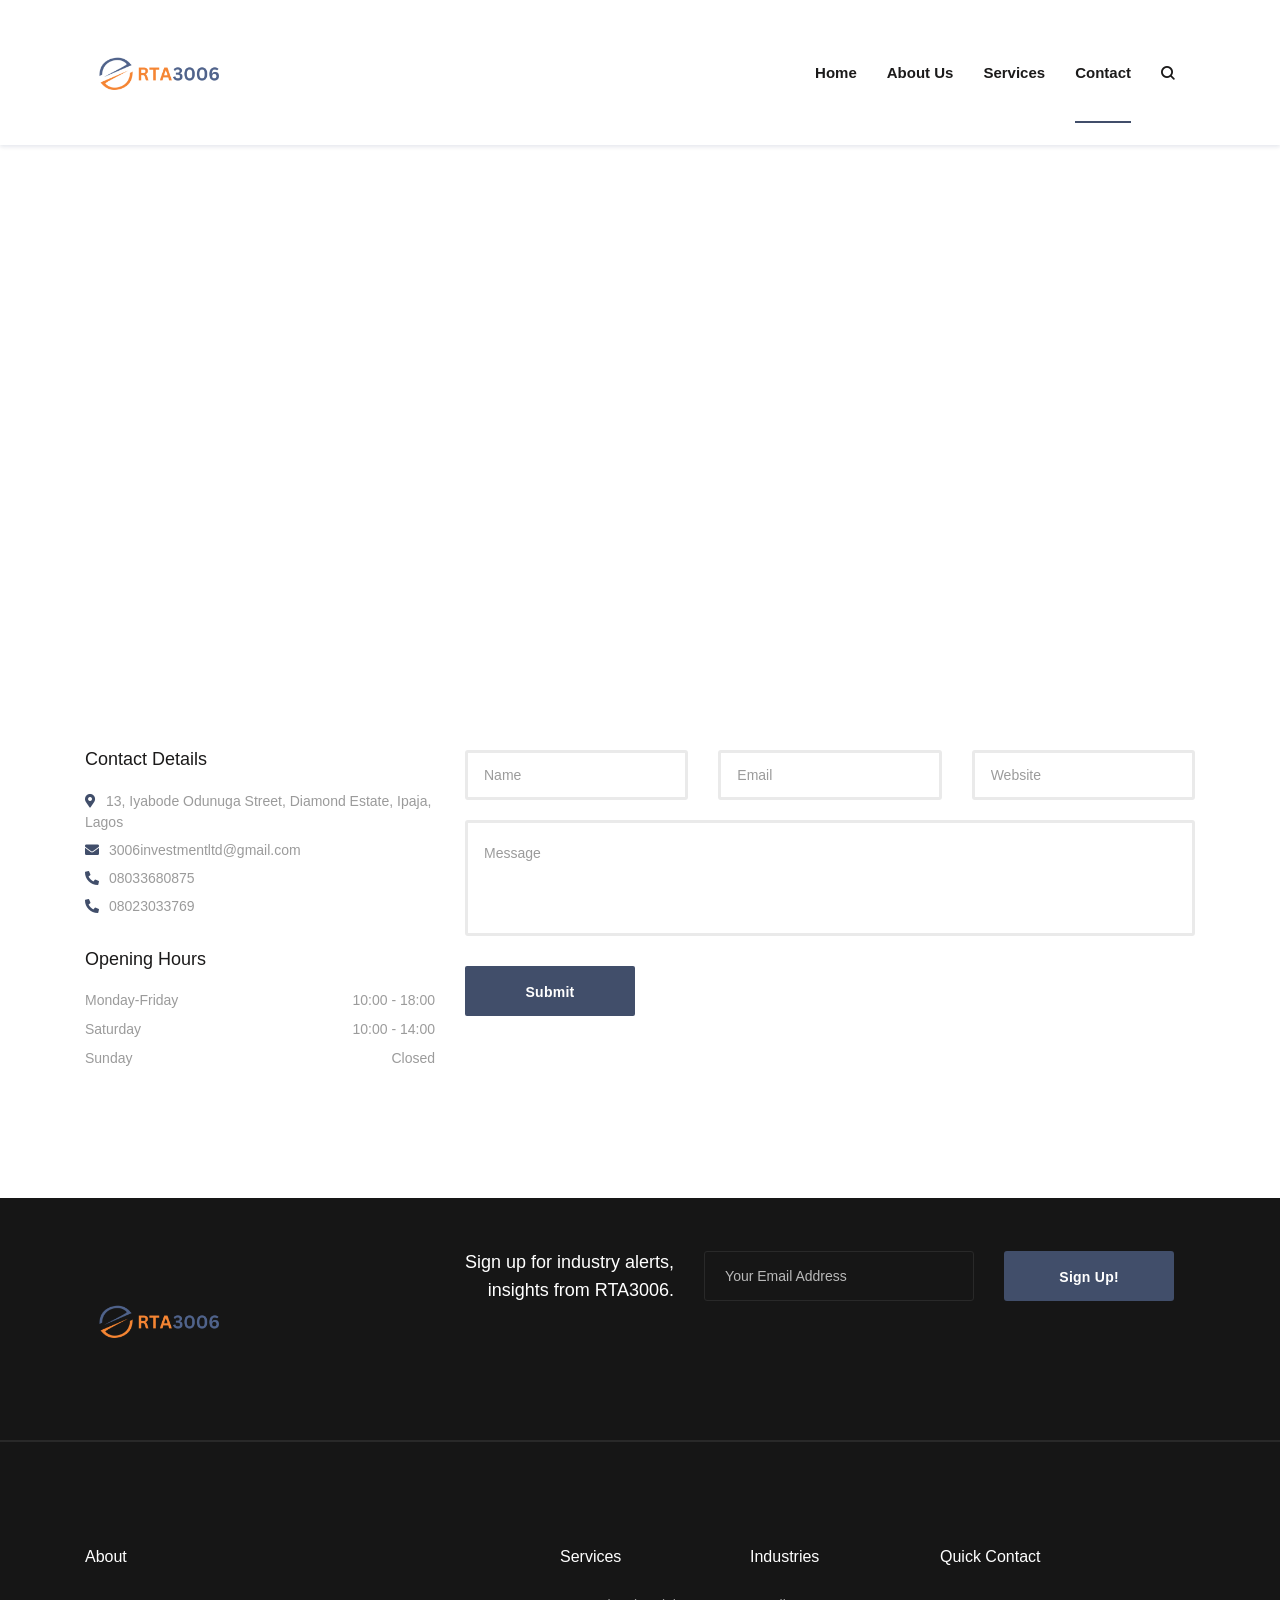
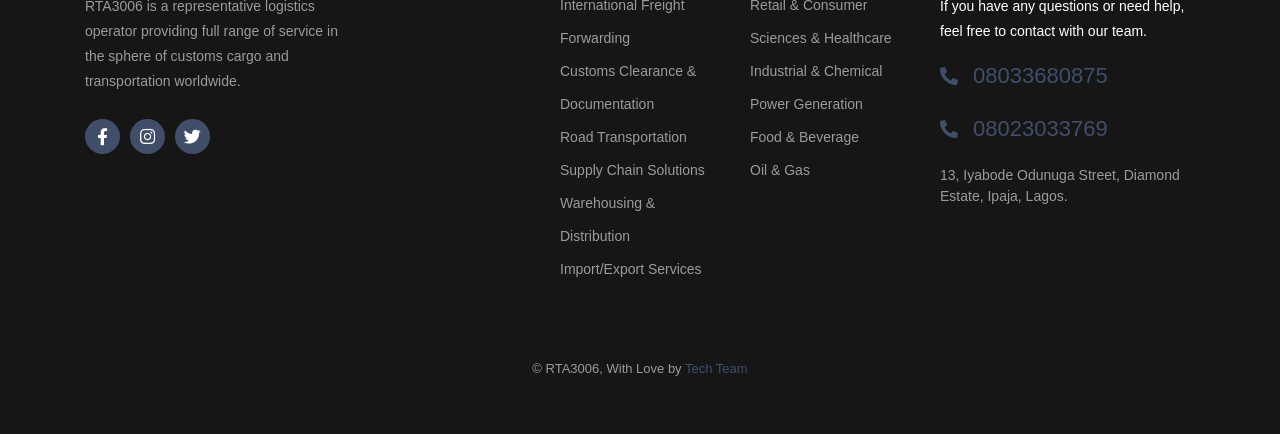
<file: contact.html>
<!DOCTYPE html>
<html dir="""ltr" lang="""en-US"></html>
  <head>
    <meta charset="utf-8"/>
    <meta http-equiv="X-UA-Compatible" content="""IE=edge"/>
    <meta name="""author" content="RTA3006 Investment Limited"/>
    <meta name="viewport" content="width=device-width, initial-scale=1, maximum-scale=1"/>
    <meta name="description" content="RTA3006 Investment Limited - Leading Logistics and Transport Solutions"/>
    <title>Contact Us - RTA3006 Investment Limited</title>
    <link href="assets/images/logo/Ll.png" rel="icon"/>
    <!--  Fonts ==
    -->
    <link rel="preconnect" href="https://fonts.gstatic.com"/>
    <link href="""https://fonts.googleapis.com/css2?family=Roboto:ital,wght@0,400;0,700;1,400;1,700&amp;family=Rubik:ital,wght@0,400;0,500;0,700;1,400;1,500;1,700&amp;display=swap" rel="stylesheet"/>
    <!--  Stylesheets==
    -->
    <link href="assets/css/vendor.min.css" rel="stylesheet"/>
    <link href="assets/css/style.css" rel="stylesheet"/>
  </head>
  <body>
    
    <!-- Document Wrapper-->
    <div class="wrapper clearfix" id="wrapperParallax">
      <!-- Start .header-1-->
      <header class="header header-1 header-light" id="navbar-spy">
        <nav class="navbar navbar-expand-lg navbar-light navbar-fixed" id="primary-menu">
          <div class="container"><a class="navbar-brand" href="index.html"><img class="logo logo-light" src="assets/images/logo/RTA (1).png" alt="RTA3006 Logo"/><img class="logo logo-dark" src="assets/images/logo/RTA (1).png" alt="RTA3006 Logo"/></a>
            <button class="navbar-toggler collapsed" type="button" data-toggle="collapse" data-target="#navbarContent" aria-controls="navbarContent" aria-expanded="false" aria-label="Toggle navigation"><span class="navbar-toggler-icon"></span></button>
            <!--  Collect the nav links, forms, and other content for toggling  -->
            <div class="collapse navbar-collapse" id="navbarContent">
              <ul class="navbar-nav ml-auto">
                <li class="nav-item"><a href="index.html"><span>Home</span></a></li>
                <li class="nav-item"><a href="about.html"><span>About Us</span></a></li>
                <li class="nav-item"><a href="services.html"><span>Services</span></a></li>
                <li class="nav-item active"><a href="contact.html"><span>Contact</span></a></li>
              </ul>
              <div class="module-container">
                <!--  Start Module Search  -->
                <div class="module module-search float-left">
                  <div class="module-icon search-icon"><i class="icon-search"></i><span class="title">search</span></div>
                  <div class="module-content module-fullscreen module-search-box">
                    <div class="pos-vertical-center">
                      <div class="container">
                        <div class="row">
                          <div class="col-sm-12 col-md-12 col-lg-8 offset-lg-2">
                            <form class="form-search">
                              <input class="form-control" type="text" placeholder="type words then enter"/>
                              <button></button>
                            </form>
                            <!-- End .form-search -->
                          </div>
                          <!-- End .col-lg-8 -->
                        </div>
                        <!--  End .row-->
                      </div>
                      <!--  End .container-->
                    </div><a class="module-cancel" href="javascript:void(0)"><i class="fas fa-times"></i></a>
                  </div>
                </div>
                <!--  End .module-search-->
                <!-- Start .module-contact-->
           
                <!-- Start .module-language-->
                <div class="module module-language">

        
                </div>
              </div>
              <!-- End .module-container -->
            </div>
            <!--  End .navbar-collapse  -->
          </div>
          <!-- End .container-->
        </nav>
      </header>
      <!--
      ============================
      Google Maps Section
      ============================
      -->
      <section class="map map-2"> 
        <iframe class="map-gray" src="https://maps.google.com/maps?q=13%2C%20Iyabode%20Odunuga%20Street%2C%20Diamond%20Estate%2C%20Ipaja%2C%20Lagos&amp;t=m&amp;z=13&amp;output=embed&amp;iwloc=near" width="600" height="450" style="border:0;"></iframe>
      </section>
      <!--
      ============================
      Contact Information Section
      ============================
      -->
      <section class="contact-info"> 
        <div class="container"> 
          <div class="row"> 
            <div class="col-12 col-lg-4">
              <div class="row">
                <div class="col-12 col-sm-6 col-lg-12">
                  <div class="contact-details"> 
                    <h6>Contact Details</h6>
                    <ul class="list-unstyled info">
                      <li><span class="fas fa-map-marker-alt"></span><a href="javascript:void(0)">13, Iyabode Odunuga Street, Diamond Estate, Ipaja, Lagos</a></li>
                      <li><span class="fas fa-envelope"></span><a href="mailto:3006investmentltd@gmail.com">3006investmentltd@gmail.com</a></li>
                      <li><span class="fas fa-phone-alt"></span><a href="tel:08033680875">08033680875</a></li>
                      <li><span class="fas fa-phone-alt"></span><a href="tel:08023033769">08023033769</a></li>
                    </ul>
                  </div>
                </div>
                <div class="col-12 col-sm-6 col-lg-12">
                  <div class="opening-hours"> 
                    <h6>Opening Hours</h6>
                    <ul class="list-unstyled"> 
                      <li> <span>Monday-Friday</span><span>10:00 - 18:00</span></li>
                      <li> <span>Saturday</span><span>10:00 - 14:00</span></li>
                      <li> <span>Sunday</span><span>Closed</span></li>
                    </ul>
                  </div>
                </div>
              </div>
            </div>
            <div class="col-12 col-lg-8"> 
              <form class="contactForm" method="post" action="assets/php/contact.php">
                <div class="row"> 
                  <div class="col-12 col-lg-4">
                    <input class="form-control" type="text" name="contact-name" placeholder="Name" required=""/>
                  </div>
                  <div class="col-12 col-lg-4"> 
                    <input class="form-control" type="text" name="contact-email" placeholder="Email" required=""/>
                  </div>
                  <div class="col-12 col-lg-4"> 
                    <input class="form-control" type="text" name="contact-website" placeholder="Website" required=""/>
                  </div>
                  <div class="col-12"> 
                    <textarea class="form-control" name="contact-message" cols="30" rows="2" placeholder="Message" required=""></textarea>
                  </div>
                  <div class="col-12">
                    <input class="btn btn--primary" type="submit" value="Submit"/>
                  </div>
                </div>
              </form>
            </div>
          </div>
          <!-- End .row-->
        </div>
        <!-- End .container-->
      </section>
      <!--
      ============================
      Footer Section
      ============================
      -->
      <footer class="footer footer-1">
        <div class="footer-top"> 
          <div class="container"> 
            <div class="row"> 
              <div class="col-12 col-lg-3 col-xl-4">
                <div class="footer-logo"><img class="footer-logo" src="assets/images/logo/RTA (1).png" alt="logo"/></div>
              </div>
              <div class="col-12 col-lg-9 col-xl-8">
                <div class="widget-newsletter">
                  <div class="widget-content">
                    <p>Sign up for industry alerts,<br/>insights from RTA3006.</p>
                    <form class="form-newsletter mailchimp">
                      <input class="form-control" type="email" name="email" placeholder="Your Email Address"/>
                      <input class="btn btn--primary" type="submit" value="sign up!"/>
                      <div class="subscribe-alert"></div>
                    </form>
                  </div>
                </div>
              </div>
            </div>
          </div>
        </div>
        <div class="footer-center">
          <div class="container">
            <div class="row">
              <div class="col-sm-6 col-md-6 col-lg-3 footer-widget widget-about">
                <div class="footer-widget-title">
                  <h5>about</h5>
                </div>
                <div class="widget-content">
                  <p>RTA3006 is a representative logistics operator providing full range of service in the sphere of customs cargo and transportation worldwide.</p>
                  <!-- Start .module-social-->
                  <div class="module module-social"><a class="share-facebook" href="javascript:void(0)"><i class="fab fa-facebook-f"> </i></a><a class="share-instagram" href="javascript:void(0)"><i class="fab fa-instagram"></i></a><a class="share-twitter" href="javascript:void(0)"><i class="fab fa-twitter"></i></a></div>
                  <!-- End .module-social-->
                </div>
              </div>
              <!--  End .col-lg-4 -->
              <div class="col-sm-6 col-md-6 col-lg-2 offset-lg-2 footer-widget widget-links">
                <div class="footer-widget-title">
                  <h5>services</h5>
                </div>
                <div class="widget-content">
                  <ul>
                    <li><a href="javascript:void(0)">International Freight Forwarding</a></li>
                    <li><a href="javascript:void(0)">Customs Clearance & Documentation</a></li>
                    <li><a href="javascript:void(0)">Road Transportation</a></li>
                    <li><a href="javascript:void(0)">Supply Chain Solutions</a></li>
                    <li><a href="javascript:void(0)">Warehousing & Distribution</a></li>
                    <li><a href="javascript:void(0)">Import/Export Services</a></li>
                  </ul>
                </div>
              </div>
              <!--  End .col-lg-2-->
              <div class="col-sm-6 col-md-6 col-lg-2 footer-widget widget-links">
                <div class="footer-widget-title">
                  <h5>industries</h5>
                </div>
                <div class="widget-content">
                  <ul>
                    <li><a href="javascript:void(0)">retail & consumer</a></li>
                    <li><a href="javascript:void(0)">sciences & healthcare</a></li>
                    <li><a href="javascript:void(0)">industrial & chemical</a></li>
                    <li><a href="javascript:void(0)">power generation</a></li>
                    <li><a href="javascript:void(0)">food & beverage</a></li>
                    <li><a href="javascript:void(0)">oil & gas</a></li>
                  </ul>
                </div>
              </div>
              <!--  End .col-lg-2-->
              <div class="col-sm-6 col-md-6 col-lg-3 footer-widget widget-contact">
                <div class="footer-widget-title">
                  <h5>quick contact</h5>
                </div>
                <div class="widget-content">
                  <p>If you have any questions or need help, feel free to contact with our team.</p>
                  <ul> 
                    <li class="phone"><a href="tel:+08033680875"><i class="fas fa-phone-alt"></i> 08033680875</a></li>
                    <li class="phone"><a href="tel:+08023033769"><i class="fas fa-phone-alt"></i> 08023033769</a></li>
                    <li class="address"><a href="javascript:void(0)">13, Iyabode Odunuga Street, Diamond Estate, Ipaja, Lagos.</a></li>
                  </ul>
                </div>
              </div>
              <!--  End .col-lg-2-->
            </div>
            <div class="clearfix"></div>
          </div>
          <!--  End .container-->
        </div>
        <!--  End .footer-center-->
        <div class="footer-bottom">
          <div class="row">
            <div class="col-md-12 col-md-12 text--center footer-copyright">
              <div class="copyright"><span>&copy; RTA3006, With Love by</span><a href="RTA3006.com"> Tech Team</a></div>
            </div>
          </div>
          <!--  End .row-->
        </div>
        <!--  End .footer-bottom-->
      </footer>
      <div class="backtop" id="back-to-top"><i class="fas fa-chevron-up"></i></div>
    </div>
    <!--  Footer Scripts==
    -->
    <script src="assets/js/vendor/jquery-3.4.1.min.js"></script>
    <script src="assets/js/vendor.min.js"></script>
    <script src="assets/js/functions.js"></script>
  </body>
</html>
</file>
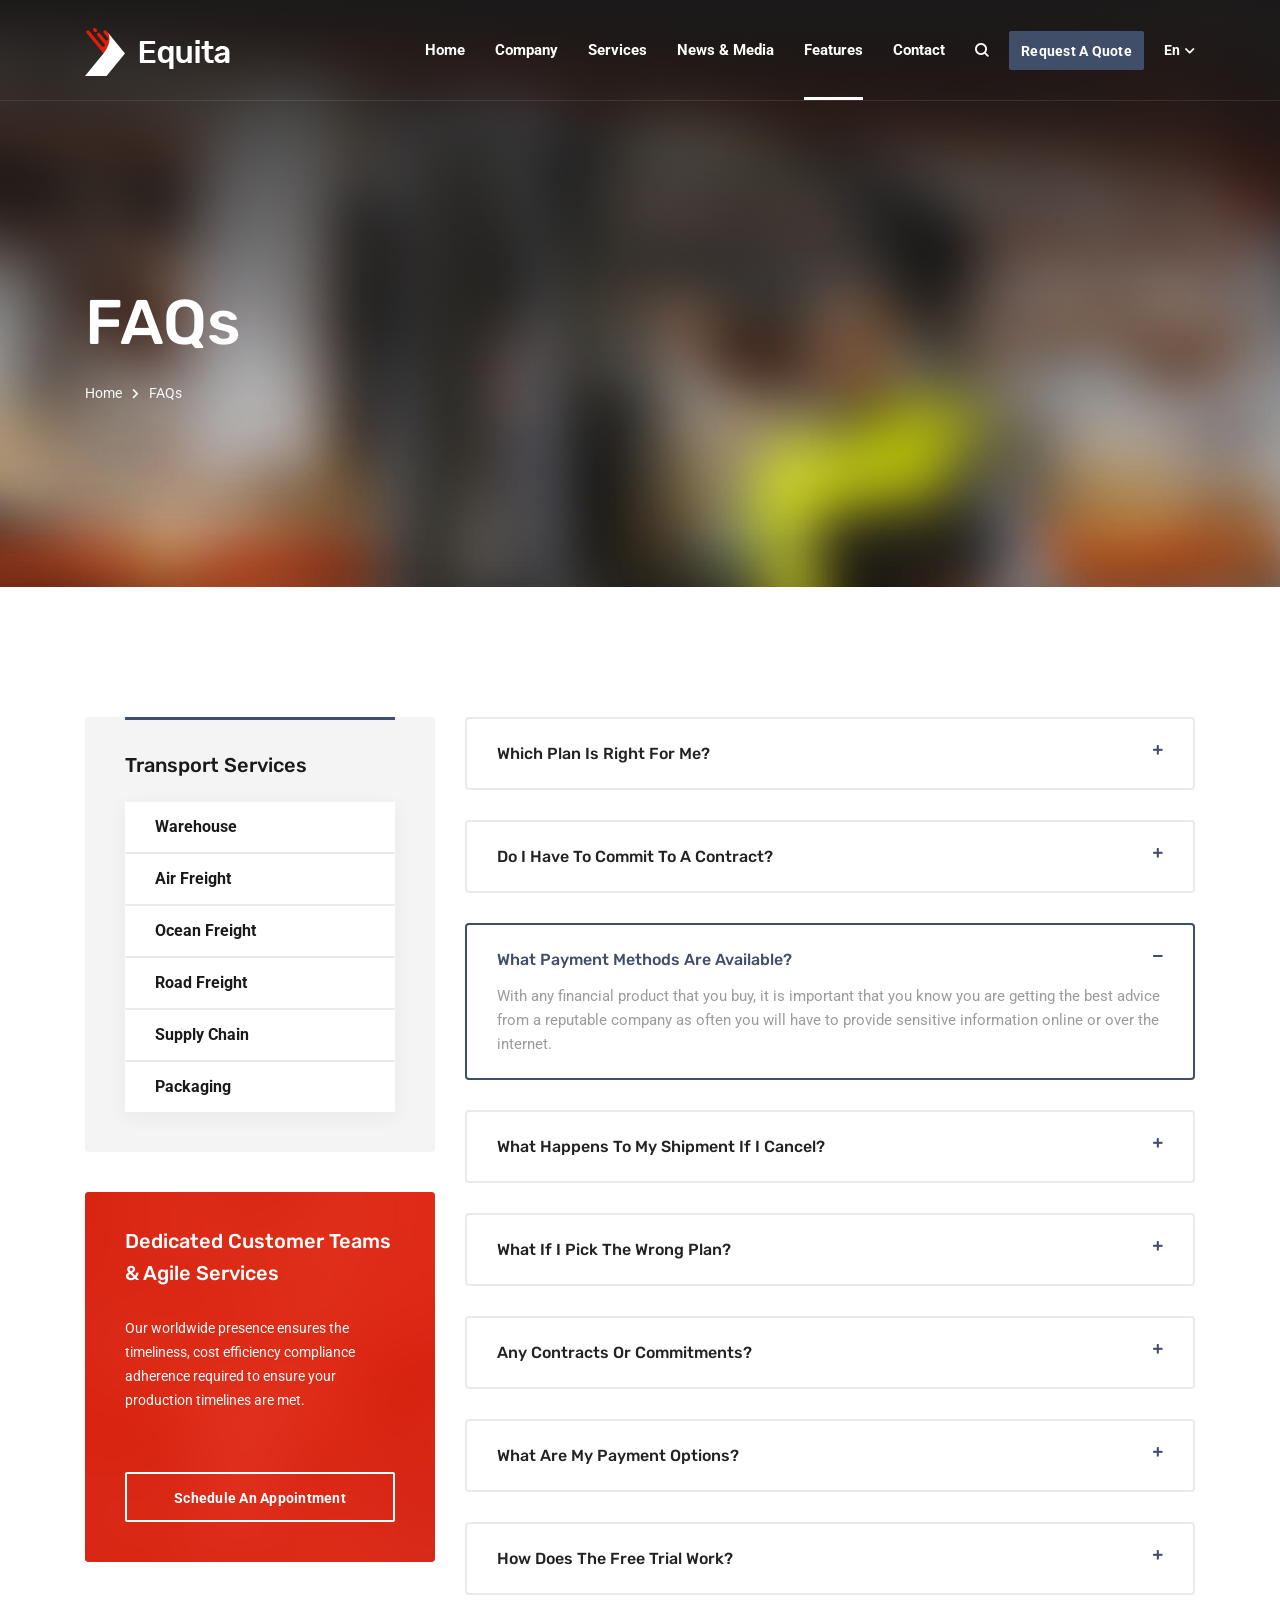
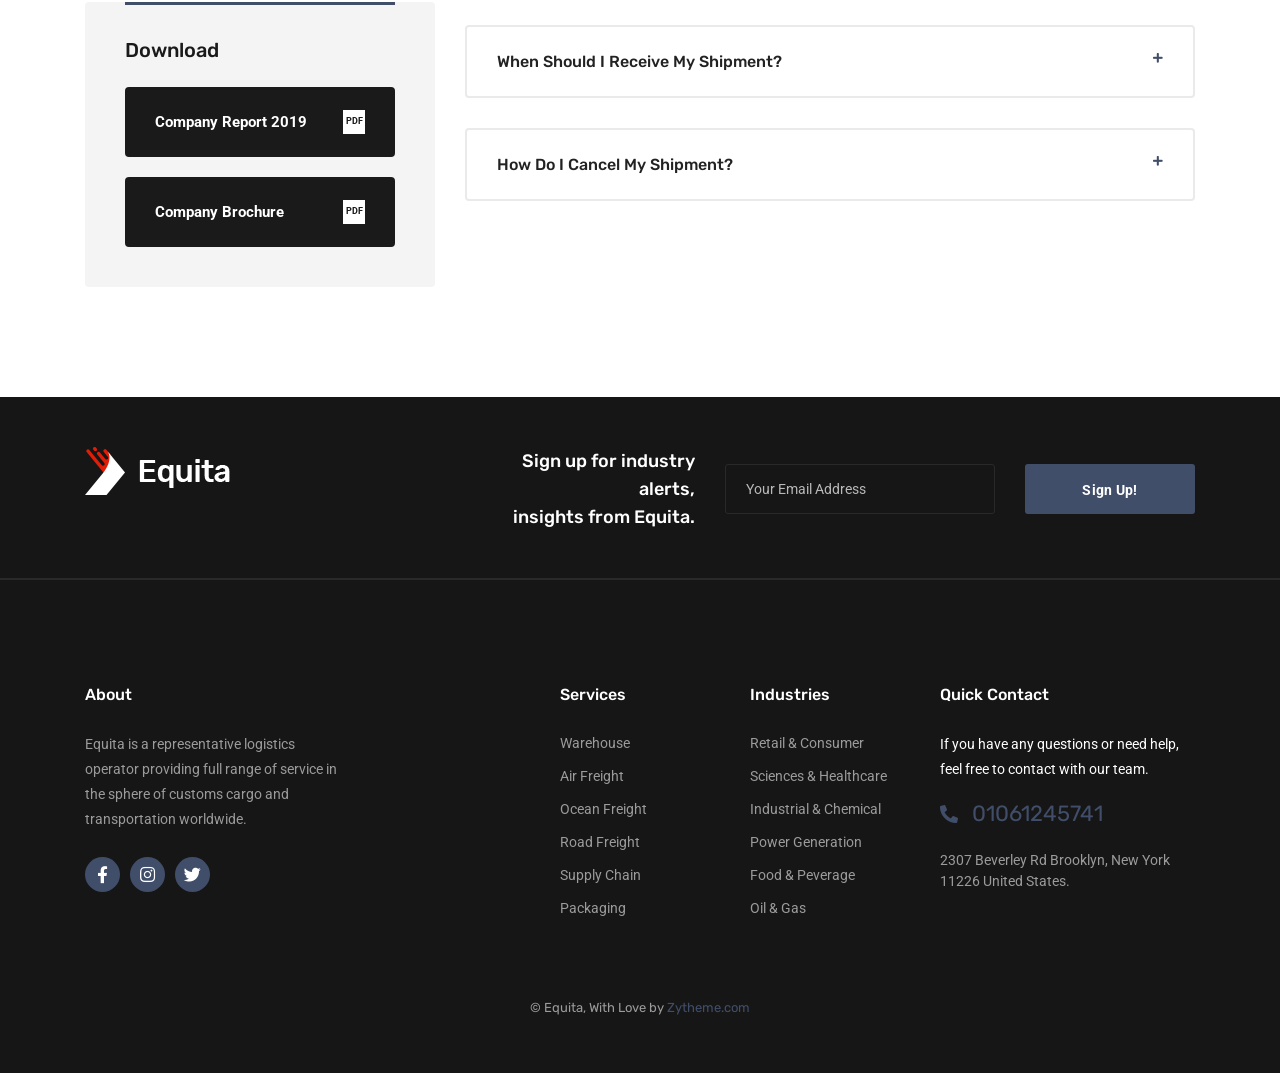
<file: faqs.html>
<!DOCTYPE html>
<html dir="ltr" lang="en-US">
  <head>
    <meta charset="utf-8"/>
    <meta http-equiv="X-UA-Compatible" content="IE=edge"/>
    <meta name="author" content="Ayman Fikry"/>
    <meta name="viewport" content="width=device-width, initial-scale=1, maximum-scale=1"/>
    <meta name="description" content="Multi-purpose Business html5 template"/>
    <title>FAQs - Equita Logistics Cargo HTML5 Template</title>
    <link href="assets/images/favicon/favicon.png" rel="icon"/>
    <!--  Fonts ==
    -->
    <link rel="preconnect" href="https://fonts.gstatic.com"/>
    <link href="https://fonts.googleapis.com/css2?family=Roboto:ital,wght@0,400;0,700;1,400;1,700&amp;family=Rubik:ital,wght@0,400;0,500;0,700;1,400;1,500;1,700&amp;display=swap" rel="stylesheet"/>
    <!--  Stylesheets==
    -->
    <link href="assets/css/vendor.min.css" rel="stylesheet"/>
    <link href="assets/css/style.css" rel="stylesheet"/>
  </head>
  <body>
    <div class="preloader">
      <div class="loader-spinner">
        <div>
          <div></div>
          <div></div>
          <div></div>
          <div></div>
          <div></div>
          <div></div>
          <div></div>
          <div></div>
        </div>
      </div>
    </div>
    <!-- Document Wrapper-->
    <div class="wrapper clearfix" id="wrapperParallax">
      <!-- Start .header-1-->
      <header class="header header-1 header-transparent" id="navbar-spy">
        <nav class="navbar navbar-expand-lg  navbar-bordered navbar-sticky" id="primary-menu">
          <div class="container"><a class="navbar-brand" href="index.html"><img class="logo logo-light" src="assets/images/logo/logo-light.png" alt="Equita Logo"/><img class="logo logo-dark" src="assets/images/logo/logo-dark.png" alt="Equita Logo"/></a>
            <button class="navbar-toggler collapsed" type="button" data-toggle="collapse" data-target="#navbarContent" aria-controls="navbarContent" aria-expanded="false" aria-label="Toggle navigation"><span class="navbar-toggler-icon"></span></button>
            <!--  Collect the nav links, forms, and other content for toggling  -->
            <div class="collapse navbar-collapse" id="navbarContent">
                            <ul class="navbar-nav ml-auto">
                              <li class="nav-item has-dropdown"><a class="dropdown-toggle" href="#" data-toggle="dropdown"><span>Home</span></a>
                                              <ul class="dropdown-menu">
                                                <li class="nav-item"><a href="index.html"><span>Home main</span></a></li>
                                                <li class="nav-item"><a href="home-modern.html"><span>home modern</span></a></li>
                                                <li class="nav-item"><a href="home-classic.html"><span>home classic</span></a></li>
                                              </ul>
                              </li>
                              <li class="nav-item has-dropdown"><a class="dropdown-toggle" href="#" data-toggle="dropdown"><span>company</span></a>
                                              <ul class="dropdown-menu">
                                                <li class="nav-item"><a href="page-about.html"><span>about us</span></a></li>
                                                <li class="nav-item"><a href="page-core.html"><span>core values</span></a></li>
                                                <li class="nav-item"><a href="page-team.html"><span>leadership team</span></a></li>
                                                <li class="nav-item"><a href="page-locations.html"><span>global locations</span></a></li>
                                                <li class="nav-item"><a href="page-gallery.html"><span>our gallery</span></a></li>
                                                <li class="nav-item"><a href="page-awards.html"><span>awards &amp; recognition</span></a></li>
                                                <li class="nav-item"><a href="page-careers.html"><span>careers</span></a></li>
                                              </ul>
                              </li>
                              <li class="nav-item has-dropdown mega-dropdown"><a class="dropdown-toggle" href="#" data-toggle="dropdown"><span>services</span></a>
                                <ul class="dropdown-menu">
                                  <li>
                                    <div class="row">
                                                    <div class="col col-md-6">
                                                      <h5 class="menu-head">transport services</h5>
                                                      <ul>
                                                                      <li class="nav-item"><a href="service-warehouse.html"><span>warehousing</span></a></li>
                                                                      <li class="nav-item"><a href="service-air-freight.html"><span>air freight</span></a></li>
                                                                      <li class="nav-item"><a href="service-ocean-freight.html"><span>ocean freight</span></a></li>
                                                                      <li class="nav-item"><a href="service-road-freight.html"><span>road freight</span></a></li>
                                                                      <li class="nav-item"><a href="service-supply.html"><span>supply chain</span></a></li>
                                                                      <li class="nav-item"><a href="service-packaging.html"><span>packaging</span></a></li>
                                                      </ul>
                                                    </div>
                                                    <div class="col col-md-6">
                                                      <h5 class="menu-head">industry solutions</h5>
                                                      <ul>
                                                                      <li class="nav-item"><a href="industry-retail.html"><span>retail &amp; consumer</span></a></li>
                                                                      <li class="nav-item"><a href="industry-science.html"><span>sciences &amp; healthcare</span></a></li>
                                                                      <li class="nav-item"><a href="industry-chemical.html"><span>industrial &amp; chemical</span></a></li>
                                                                      <li class="nav-item"><a href="industry-power.html"><span>power generation</span></a></li>
                                                                      <li class="nav-item"><a href="industry-food.html"><span>food &amp; beverage</span></a></li>
                                                                      <li class="nav-item"><a href="industry-oil.html"><span>oil &amp; gas</span></a></li>
                                                      </ul>
                                                    </div>
                                    </div>
                                  </li>
                                </ul>
                              </li>
                              <li class="nav-item has-dropdown"><a class="dropdown-toggle" href="#" data-toggle="dropdown"><span>news &amp; media</span></a>
                                              <ul class="dropdown-menu">
                                                <li class="nav-item"><a href="blog-grid-fullwidth.html"><span>our blog</span></a></li>
                                                <li class="nav-item"><a href="blog-single-sidebar.html"><span>single blog post</span></a></li>
                                                <li class="nav-item"><a href="page-our-services.html"><span>our services</span></a></li>
                                                <li class="nav-item"><a href="case-studies-grid.html"><span>case studies grid</span></a></li>
                                                <li class="nav-item"><a href="case-studies-standard.html"><span>case studies standard</span></a></li>
                                                <li class="nav-item"><a href="case-study-single.html"><span>single case study</span></a></li>
                                              </ul>
                              </li>
                              <li class="nav-item has-dropdown active"><a class="dropdown-toggle" href="#" data-toggle="dropdown"><span>features</span></a>
                                              <ul class="dropdown-menu">
                                                <li class="nav-item"><a href="request-quote.html"><span>request a quote</span></a></li>
                                                <li class="nav-item"><a href="track-shipment.html"><span>track &amp; trace</span></a></li>
                                                <li class="nav-item"><a href="find-location.html"><span>find a location</span></a></li>
                                                <li class="nav-item current"><a href="faqs.html"><span>help &amp; fAQs</span></a></li>
                                              </ul>
                              </li>
                              <li class="nav-item"><a href="contact.html"><span>contact</span></a></li>
                            </ul>
              <div class="module-container">
                <!--  Start Module Search  -->
                <div class="module module-search float-left">
                  <div class="module-icon search-icon"><i class="icon-search"></i><span class="title">search</span></div>
                  <div class="module-content module-fullscreen module-search-box">
                    <div class="pos-vertical-center">
                      <div class="container">
                        <div class="row">
                          <div class="col-sm-12 col-md-12 col-lg-8 offset-lg-2">
                            <form class="form-search">
                              <input class="form-control" type="text" placeholder="type words then enter"/>
                              <button></button>
                            </form>
                            <!-- End .form-search -->
                          </div>
                          <!-- End .col-lg-8 -->
                        </div>
                        <!--  End .row-->
                      </div>
                      <!--  End .container-->
                    </div><a class="module-cancel" href="javascript:void(0)"><i class="fas fa-times"></i></a>
                  </div>
                </div>
                <!--  End .module-search-->
                <!-- Start .module-contact-->
                <div class="module-contact"><a class="btn btn--primary" href="javascript:void(0)">request a quote</a></div>
                <!-- Start .module-language-->
                <div class="module module-language">
                  <div class="selected"><span>en </span><i class="fas fa-chevron-down"></i></div>
                  <div class="lang-list">
                    <ul> 
                      <li> <a href="javascript:void(0)">english</a></li>
                      <li> <a href="javascript:void(0)">arabic</a></li>
                    </ul>
                  </div>
                </div>
              </div>
              <!-- End .module-container -->
            </div>
            <!--  End .navbar-collapse  -->
          </div>
          <!-- End .container-->
        </nav>
      </header>
      <!-- Start #page-title-->
      <section class="page-title bg-overlay bg-overlay-dark bg-parallax" id="page-title">
        <div class="bg-section"><img src="assets/images/page-titles/9.jpg" alt="Background"/></div>
        <div class="container">
          <div class="row">
            <div class="col-sm-12 col-md-12 col-lg-6">
              <div class="title text-lg-left"> 
                <div class="title-heading">
                  <h1>FAQs</h1>
                </div>
                <div class="clearfix"></div>
                <ol class="breadcrumb justify-content-lg-start">
                  <li class="breadcrumb-item"><a href="index.html">Home</a></li>
                  <li class="breadcrumb-item active" aria-current="page">FAQs</li>
                </ol>
              </div>
              <!-- End .title -->
            </div>
            <!-- End .col-lg-8 -->
          </div>
          <!-- End .row-->
        </div>
        <!-- End .container-->
      </section>
      <!-- End #page-title-->
      <!--
      ============================
      FAQs Section
      ============================
      -->
      <section class="accordion accordion-3">
        <div class="container"> 
          <div class="row"> 
            <!-- 
            ============================
            Sidebar Area
            ============================
            -->
            <div class="col-sm-12 col-md-12 col-lg-4 order-2 order-lg-0">
              <div class="sidebar sidebar-case-study">
                <!-- Start .widget-categories-->
                <div class="widget widget-categories">
                  <div class="widget-title">
                    <h5>transport services</h5>
                  </div>
                  <div class="widget-content">
                    <ul class="list-unstyled">
                      <li><a href="javascript:void(0)">warehouse</a></li>
                      <li><a href="javascript:void(0)">air freight</a></li>
                      <li><a href="javascript:void(0)">ocean freight</a></li>
                      <li><a href="javascript:void(0)">road freight</a></li>
                      <li><a href="javascript:void(0)">supply chain</a></li>
                      <li><a href="javascript:void(0)">packaging</a></li>
                    </ul>
                  </div>
                </div>
                <!-- End .widget-categories -->
                <!-- Start .widget-reservation-->
                <div class="widget widget-reservation"><img src="assets/images/blog/sidebar/reservation.jpg" alt="Background Image"/>
                  <div class="widget-content">
                    <h5>Dedicated Customer Teams &  Agile Services</h5>
                    <p>Our worldwide presence ensures the timeliness, cost efficiency compliance adherence required to ensure your production timelines are met.</p><a class="btn btn--transparent btn--inverse btn--block" href="javascript:void(0)">Schedule An Appointment</a>
                  </div>
                </div>
                <!-- End .widget-reservation-->
                <!-- Start .widget-download-->
                <div class="widget widget-download">
                  <div class="widget-title">
                    <h5>download</h5>
                  </div>
                  <div class="widget-content">
                    <ul class="list-unstyled">
                      <li><a href="javascript:void(0)"> <span>company report 2019</span><span class="icon">pdf</span></a></li>
                      <li><a href="javascript:void(0)"> <span>company brochure</span><span class="icon">pdf</span></a></li>
                    </ul>
                  </div>
                </div>
                <!-- End .widget-download-->
              </div>
            </div>
            <!-- End .col-lg-4 -->
            <div class="col-12 col-lg-8">
              <div id="accordion03">
                <div class="card">
                  <div class="card-heading"><a class="card-link collapsed" data-toggle="collapse" data-parent="#accordion03" href="#collapse01-1">Which Plan Is Right For Me? </a></div>
                  <div class="collapse" id="collapse01-1" data-parent="#accordion03">
                    <div class="card-body">With any financial product that you buy, it is important that you know you are getting the best advice from a reputable company as often you will have to provide sensitive information online or over the internet.</div>
                  </div>
                </div>
                <div class="card">
                  <div class="card-heading"><a class="card-link collapsed" data-toggle="collapse" data-parent="#accordion03" href="#collapse01-2">Do I have to commit to a contract? </a></div>
                  <div class="collapse" id="collapse01-2" data-parent="#accordion03">
                    <div class="card-body">With any financial product that you buy, it is important that you know you are getting the best advice from a reputable company as often you will have to provide sensitive information online or over the internet.</div>
                  </div>
                </div>
                <div class="card active-acc">
                  <div class="card-heading"><a class="card-link collapsed" data-toggle="collapse" data-parent="#accordion03" href="#collapse01-3">What Payment Methods Are Available? </a></div>
                  <div class="collapse show" id="collapse01-3" data-parent="#accordion03">
                    <div class="card-body">With any financial product that you buy, it is important that you know you are getting the best advice from a reputable company as often you will have to provide sensitive information online or over the internet.</div>
                  </div>
                </div>
                <div class="card">
                  <div class="card-heading"><a class="card-link collapsed" data-toggle="collapse" data-parent="#accordion03" href="#collapse01-10">What happens to my Shipment if I cancel? </a></div>
                  <div class="collapse" id="collapse01-10" data-parent="#accordion03">
                    <div class="card-body">With any financial product that you buy, it is important that you know you are getting the best advice from a reputable company as often you will have to provide sensitive information online or over the internet.</div>
                  </div>
                </div>
                <div class="card">
                  <div class="card-heading"><a class="card-link collapsed" data-toggle="collapse" data-parent="#accordion03" href="#collapse01-4">What if I pick the wrong plan?  </a></div>
                  <div class="collapse" id="collapse01-4" data-parent="#accordion03">
                    <div class="card-body">With any financial product that you buy, it is important that you know you are getting the best advice from a reputable company as often you will have to provide sensitive information online or over the internet.</div>
                  </div>
                </div>
                <div class="card">
                  <div class="card-heading"><a class="card-link collapsed" data-toggle="collapse" data-parent="#accordion03" href="#collapse01-5">Any contracts or commitments?   </a></div>
                  <div class="collapse" id="collapse01-5" data-parent="#accordion03">
                    <div class="card-body">With any financial product that you buy, it is important that you know you are getting the best advice from a reputable company as often you will have to provide sensitive information online or over the internet.</div>
                  </div>
                </div>
                <div class="card">
                  <div class="card-heading"><a class="card-link collapsed" data-toggle="collapse" data-parent="#accordion03" href="#collapse01-6">What are my payment options?    </a></div>
                  <div class="collapse" id="collapse01-6" data-parent="#accordion03">
                    <div class="card-body">With any financial product that you buy, it is important that you know you are getting the best advice from a reputable company as often you will have to provide sensitive information online or over the internet.</div>
                  </div>
                </div>
                <div class="card">
                  <div class="card-heading"><a class="card-link collapsed" data-toggle="collapse" data-parent="#accordion03" href="#collapse01-7">How does the free trial work? </a></div>
                  <div class="collapse" id="collapse01-7" data-parent="#accordion03">
                    <div class="card-body">With any financial product that you buy, it is important that you know you are getting the best advice from a reputable company as often you will have to provide sensitive information online or over the internet.</div>
                  </div>
                </div>
                <div class="card">
                  <div class="card-heading"><a class="card-link collapsed" data-toggle="collapse" data-parent="#accordion03" href="#collapse01-8">When should I receive my Shipment?</a></div>
                  <div class="collapse" id="collapse01-8" data-parent="#accordion03">
                    <div class="card-body">With any financial product that you buy, it is important that you know you are getting the best advice from a reputable company as often you will have to provide sensitive information online or over the internet.</div>
                  </div>
                </div>
                <div class="card">
                  <div class="card-heading"><a class="card-link collapsed" data-toggle="collapse" data-parent="#accordion03" href="#collapse01-9">How do I cancel my Shipment?</a></div>
                  <div class="collapse" id="collapse01-9" data-parent="#accordion03">
                    <div class="card-body">With any financial product that you buy, it is important that you know you are getting the best advice from a reputable company as often you will have to provide sensitive information online or over the internet.</div>
                  </div>
                </div>
              </div>
            </div>
          </div>
          <!-- End .row-->
        </div>
        <!-- End .container-->
      </section>
      <!--
      ============================
      Footer #1
      ============================
      -->
      <footer class="footer footer-1">
        <div class="footer-top"> 
          <div class="container"> 
            <div class="row"> 
              <div class="col-12 col-lg-3 col-xl-4">
                <div class="footer-logo"><img class="footer-logo" src="assets/images/logo/logo-light.png" alt="logo"/></div>
              </div>
              <div class="col-12 col-lg-9 col-xl-8">
                <div class="widget-newsletter">
                  <div class="widget-content">
                    <p>Sign up for industry alerts,<br/>insights from Equita.</p>
                    <form class="form-newsletter mailchimp">
                      <input class="form-control" type="email" name="email" placeholder="Your Email Address"/>
                      <input class="btn btn--primary" type="submit" value="sign up!"/>
                      <div class="subscribe-alert"></div>
                    </form>
                  </div>
                </div>
              </div>
            </div>
          </div>
        </div>
        <div class="footer-center">
          <div class="container">
            <div class="row">
              <div class="col-sm-6 col-md-6 col-lg-3 footer-widget widget-about">
                <div class="footer-widget-title">
                  <h5>about</h5>
                </div>
                <div class="widget-content">
                  <p>Equita is a representative logistics operator providing full range of service in the sphere of customs cargo and transportation worldwide.</p>
                  <!-- Start .module-social-->
                  <div class="module module-social"><a class="share-facebook" href="javascript:void(0)"><i class="fab fa-facebook-f"> </i></a><a class="share-instagram" href="javascript:void(0)"><i class="fab fa-instagram"></i></a><a class="share-twitter" href="javascript:void(0)"><i class="fab fa-twitter"></i></a></div>
                  <!-- End .module-social-->
                </div>
              </div>
              <!--  End .col-lg-4 -->
              <div class="col-sm-6 col-md-6 col-lg-2 offset-lg-2 footer-widget widget-links">
                <div class="footer-widget-title">
                  <h5>services</h5>
                </div>
                <div class="widget-content">
                  <ul>
                    <li><a href="javascript:void(0)">warehouse</a></li>
                    <li><a href="javascript:void(0)">air freight</a></li>
                    <li><a href="javascript:void(0)">ocean freight</a></li>
                    <li><a href="javascript:void(0)">road freight</a></li>
                    <li><a href="javascript:void(0)">supply chain</a></li>
                    <li><a href="javascript:void(0)">packaging</a></li>
                  </ul>
                </div>
              </div>
              <!--  End .col-lg-2-->
              <div class="col-sm-6 col-md-6 col-lg-2 footer-widget widget-links">
                <div class="footer-widget-title">
                  <h5>industries</h5>
                </div>
                <div class="widget-content">
                  <ul>
                    <li><a href="javascript:void(0)">retail & consumer</a></li>
                    <li><a href="javascript:void(0)">sciences & healthcare</a></li>
                    <li><a href="javascript:void(0)">industrial & chemical</a></li>
                    <li><a href="javascript:void(0)">power generation</a></li>
                    <li><a href="javascript:void(0)">food & peverage</a></li>
                    <li><a href="javascript:void(0)">oil & gas</a></li>
                  </ul>
                </div>
              </div>
              <!--  End .col-lg-2-->
              <div class="col-sm-6 col-md-6 col-lg-3 footer-widget widget-contact">
                <div class="footer-widget-title">
                  <h5>quick contact</h5>
                </div>
                <div class="widget-content">
                  <p>If you have any questions or need help, feel free to contact with our team.</p>
                  <ul> 
                    <li class="phone"><a href="tel:+01061245741"><i class="fas fa-phone-alt"></i> 01061245741</a></li>
                    <li class="address"><a href="javascript:void(0)">2307 Beverley Rd Brooklyn, New York 11226 United States.</a></li>
                  </ul>
                </div>
              </div>
              <!--  End .col-lg-2-->
            </div>
            <div class="clearfix"></div>
          </div>
          <!--  End .container-->
        </div>
        <!--  End .footer-center-->
        <div class="footer-bottom">
          <div class="row">
            <div class="col-md-12 col-md-12 text--center footer-copyright">
              <div class="copyright"><span>&copy; Equita, With Love by</span><a href="https://1.envato.market/kP9BV"> Zytheme.com</a></div>
            </div>
          </div>
          <!--  End .row-->
        </div>
        <!--  End .footer-bottom-->
      </footer>
      <div class="backtop" id="back-to-top"><i class="fas fa-chevron-up"></i></div>
    </div>
    <!--  Footer Scripts==
    -->
    <script src="assets/js/vendor/jquery-3.4.1.min.js"></script>
    <script src="assets/js/vendor.min.js"></script>
    <script src="assets/js/functions.js"></script>
  </body>
</html>
</file>
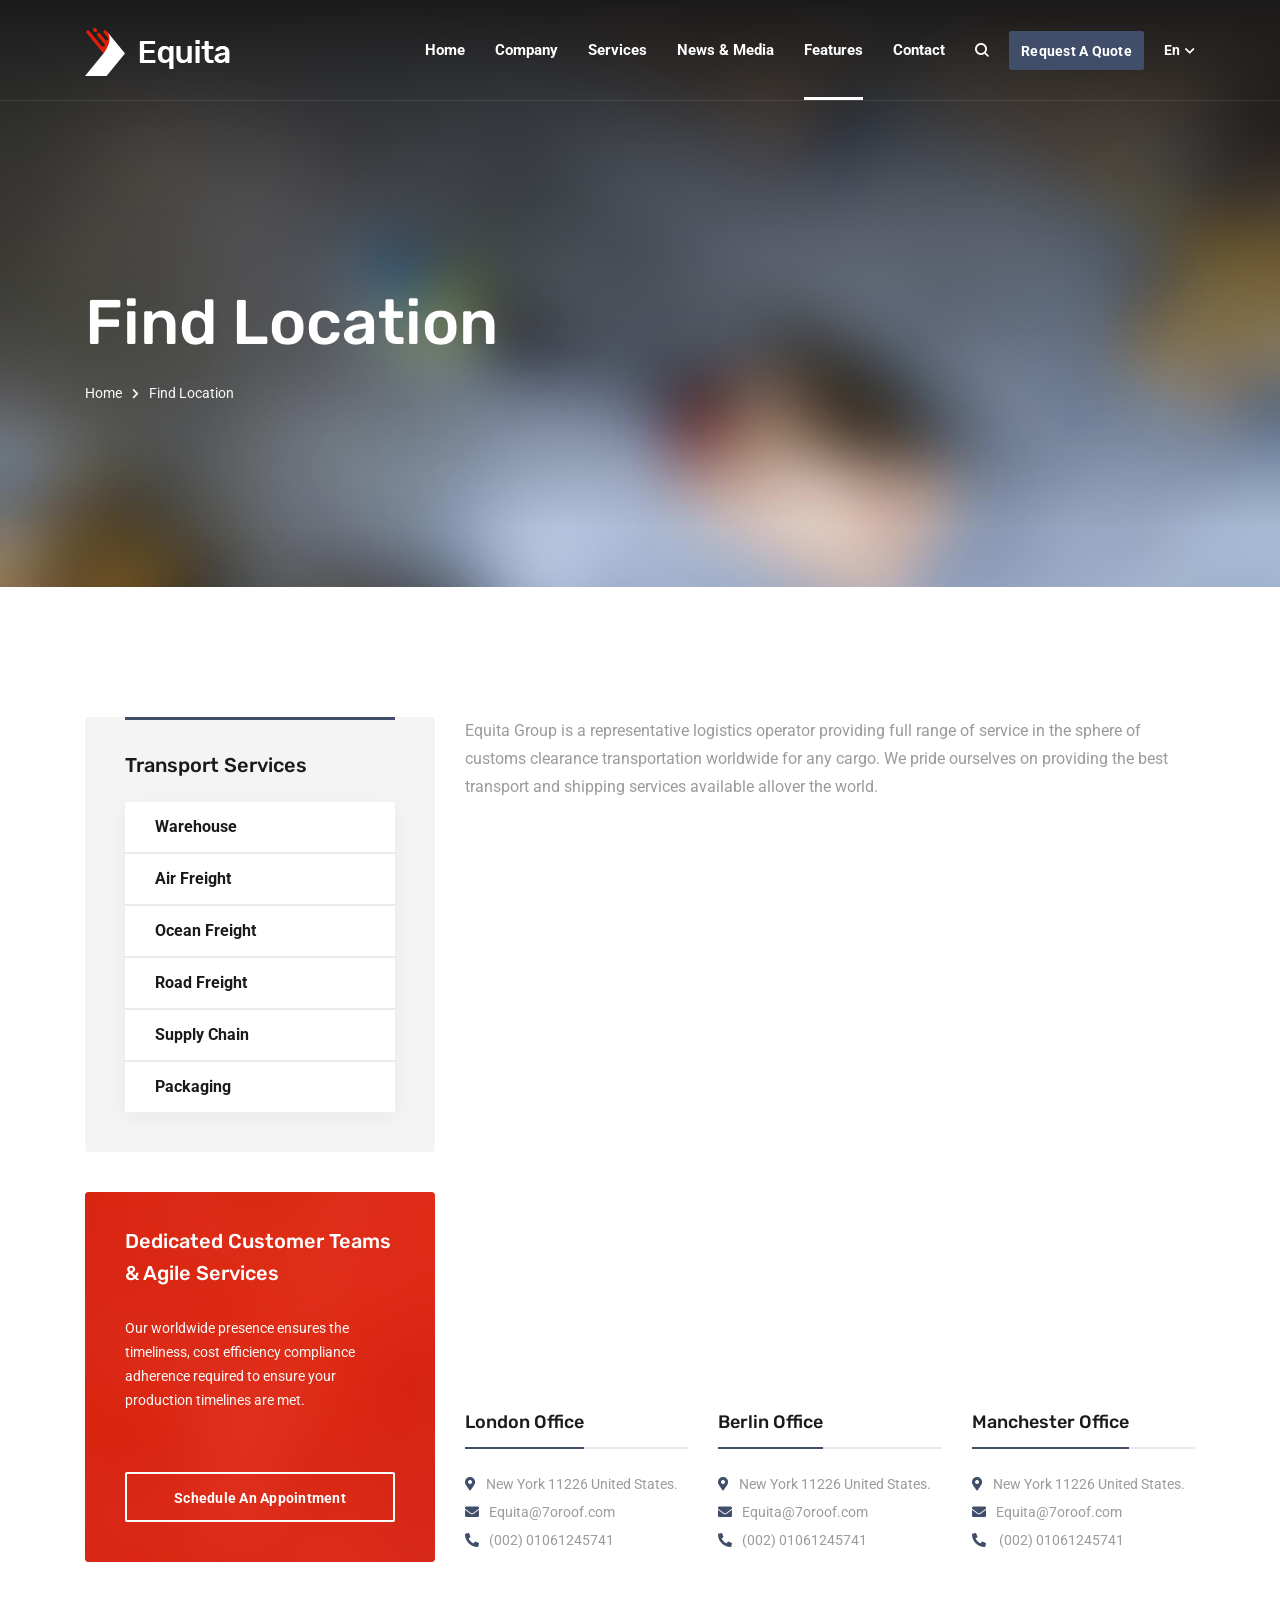
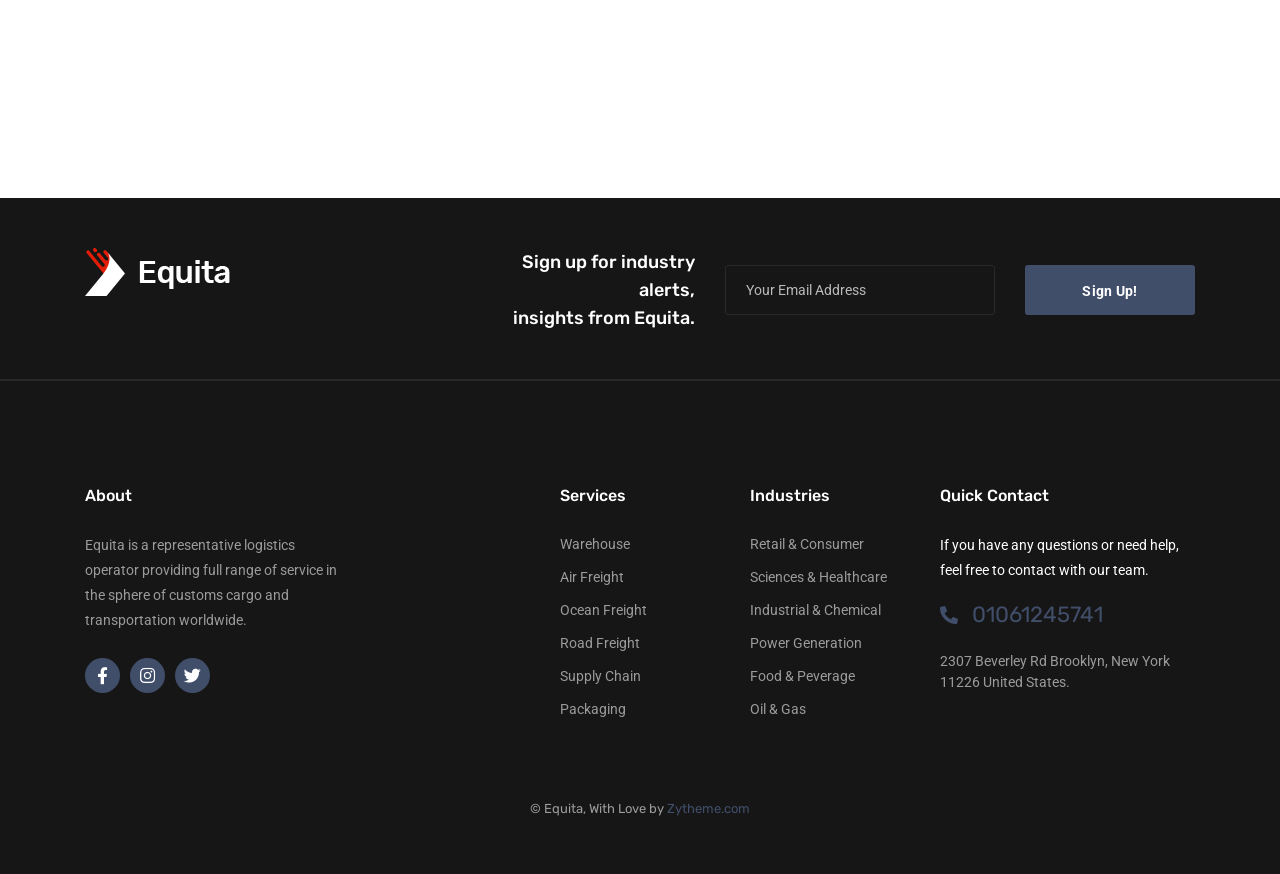
<file: find-location.html>
<!DOCTYPE html>
<html dir="ltr" lang="en-US">
  <head>
    <meta charset="utf-8"/>
    <meta http-equiv="X-UA-Compatible" content="IE=edge"/>
    <meta name="author" content="Ayman Fikry"/>
    <meta name="viewport" content="width=device-width, initial-scale=1, maximum-scale=1"/>
    <meta name="description" content="Multi-purpose Business html5 template"/>
    <title>Find Location - Equita Logistics Cargo HTML5 Template</title>
    <link href="assets/images/favicon/favicon.png" rel="icon"/>
    <!--  Fonts ==
    -->
    <link rel="preconnect" href="https://fonts.gstatic.com"/>
    <link href="https://fonts.googleapis.com/css2?family=Roboto:ital,wght@0,400;0,700;1,400;1,700&amp;family=Rubik:ital,wght@0,400;0,500;0,700;1,400;1,500;1,700&amp;display=swap" rel="stylesheet"/>
    <!--  Stylesheets==
    -->
    <link href="assets/css/vendor.min.css" rel="stylesheet"/>
    <link href="assets/css/style.css" rel="stylesheet"/>
  </head>
  <body>
    <div class="preloader">
      <div class="loader-spinner">
        <div>
          <div></div>
          <div></div>
          <div></div>
          <div></div>
          <div></div>
          <div></div>
          <div></div>
          <div></div>
        </div>
      </div>
    </div>
    <!-- Document Wrapper-->
    <div class="wrapper clearfix" id="wrapperParallax">
      <!-- Start .header-1-->
      <header class="header header-1 header-transparent" id="navbar-spy">
        <nav class="navbar navbar-expand-lg  navbar-bordered navbar-sticky" id="primary-menu">
          <div class="container"><a class="navbar-brand" href="index.html"><img class="logo logo-light" src="assets/images/logo/logo-light.png" alt="Equita Logo"/><img class="logo logo-dark" src="assets/images/logo/logo-dark.png" alt="Equita Logo"/></a>
            <button class="navbar-toggler collapsed" type="button" data-toggle="collapse" data-target="#navbarContent" aria-controls="navbarContent" aria-expanded="false" aria-label="Toggle navigation"><span class="navbar-toggler-icon"></span></button>
            <!--  Collect the nav links, forms, and other content for toggling  -->
            <div class="collapse navbar-collapse" id="navbarContent">
                            <ul class="navbar-nav ml-auto">
                              <li class="nav-item has-dropdown"><a class="dropdown-toggle" href="#" data-toggle="dropdown"><span>Home</span></a>
                                              <ul class="dropdown-menu">
                                                <li class="nav-item"><a href="index.html"><span>Home main</span></a></li>
                                                <li class="nav-item"><a href="home-modern.html"><span>home modern</span></a></li>
                                                <li class="nav-item"><a href="home-classic.html"><span>home classic</span></a></li>
                                              </ul>
                              </li>
                              <li class="nav-item has-dropdown"><a class="dropdown-toggle" href="#" data-toggle="dropdown"><span>company</span></a>
                                              <ul class="dropdown-menu">
                                                <li class="nav-item"><a href="page-about.html"><span>about us</span></a></li>
                                                <li class="nav-item"><a href="page-core.html"><span>core values</span></a></li>
                                                <li class="nav-item"><a href="page-team.html"><span>leadership team</span></a></li>
                                                <li class="nav-item"><a href="page-locations.html"><span>global locations</span></a></li>
                                                <li class="nav-item"><a href="page-gallery.html"><span>our gallery</span></a></li>
                                                <li class="nav-item"><a href="page-awards.html"><span>awards &amp; recognition</span></a></li>
                                                <li class="nav-item"><a href="page-careers.html"><span>careers</span></a></li>
                                              </ul>
                              </li>
                              <li class="nav-item has-dropdown mega-dropdown"><a class="dropdown-toggle" href="#" data-toggle="dropdown"><span>services</span></a>
                                <ul class="dropdown-menu">
                                  <li>
                                    <div class="row">
                                                    <div class="col col-md-6">
                                                      <h5 class="menu-head">transport services</h5>
                                                      <ul>
                                                                      <li class="nav-item"><a href="service-warehouse.html"><span>warehousing</span></a></li>
                                                                      <li class="nav-item"><a href="service-air-freight.html"><span>air freight</span></a></li>
                                                                      <li class="nav-item"><a href="service-ocean-freight.html"><span>ocean freight</span></a></li>
                                                                      <li class="nav-item"><a href="service-road-freight.html"><span>road freight</span></a></li>
                                                                      <li class="nav-item"><a href="service-supply.html"><span>supply chain</span></a></li>
                                                                      <li class="nav-item"><a href="service-packaging.html"><span>packaging</span></a></li>
                                                      </ul>
                                                    </div>
                                                    <div class="col col-md-6">
                                                      <h5 class="menu-head">industry solutions</h5>
                                                      <ul>
                                                                      <li class="nav-item"><a href="industry-retail.html"><span>retail &amp; consumer</span></a></li>
                                                                      <li class="nav-item"><a href="industry-science.html"><span>sciences &amp; healthcare</span></a></li>
                                                                      <li class="nav-item"><a href="industry-chemical.html"><span>industrial &amp; chemical</span></a></li>
                                                                      <li class="nav-item"><a href="industry-power.html"><span>power generation</span></a></li>
                                                                      <li class="nav-item"><a href="industry-food.html"><span>food &amp; beverage</span></a></li>
                                                                      <li class="nav-item"><a href="industry-oil.html"><span>oil &amp; gas</span></a></li>
                                                      </ul>
                                                    </div>
                                    </div>
                                  </li>
                                </ul>
                              </li>
                              <li class="nav-item has-dropdown"><a class="dropdown-toggle" href="#" data-toggle="dropdown"><span>news &amp; media</span></a>
                                              <ul class="dropdown-menu">
                                                <li class="nav-item"><a href="blog-grid-fullwidth.html"><span>our blog</span></a></li>
                                                <li class="nav-item"><a href="blog-single-sidebar.html"><span>single blog post</span></a></li>
                                                <li class="nav-item"><a href="page-our-services.html"><span>our services</span></a></li>
                                                <li class="nav-item"><a href="case-studies-grid.html"><span>case studies grid</span></a></li>
                                                <li class="nav-item"><a href="case-studies-standard.html"><span>case studies standard</span></a></li>
                                                <li class="nav-item"><a href="case-study-single.html"><span>single case study</span></a></li>
                                              </ul>
                              </li>
                              <li class="nav-item has-dropdown active"><a class="dropdown-toggle" href="#" data-toggle="dropdown"><span>features</span></a>
                                              <ul class="dropdown-menu">
                                                <li class="nav-item"><a href="request-quote.html"><span>request a quote</span></a></li>
                                                <li class="nav-item"><a href="track-shipment.html"><span>track &amp; trace</span></a></li>
                                                <li class="nav-item current"><a href="find-location.html"><span>find a location</span></a></li>
                                                <li class="nav-item"><a href="faqs.html"><span>help &amp; fAQs</span></a></li>
                                              </ul>
                              </li>
                              <li class="nav-item"><a href="contact.html"><span>contact</span></a></li>
                            </ul>
              <div class="module-container">
                <!--  Start Module Search  -->
                <div class="module module-search float-left">
                  <div class="module-icon search-icon"><i class="icon-search"></i><span class="title">search</span></div>
                  <div class="module-content module-fullscreen module-search-box">
                    <div class="pos-vertical-center">
                      <div class="container">
                        <div class="row">
                          <div class="col-sm-12 col-md-12 col-lg-8 offset-lg-2">
                            <form class="form-search">
                              <input class="form-control" type="text" placeholder="type words then enter"/>
                              <button></button>
                            </form>
                            <!-- End .form-search -->
                          </div>
                          <!-- End .col-lg-8 -->
                        </div>
                        <!--  End .row-->
                      </div>
                      <!--  End .container-->
                    </div><a class="module-cancel" href="javascript:void(0)"><i class="fas fa-times"></i></a>
                  </div>
                </div>
                <!--  End .module-search-->
                <!-- Start .module-contact-->
                <div class="module-contact"><a class="btn btn--primary" href="javascript:void(0)">request a quote</a></div>
                <!-- Start .module-language-->
                <div class="module module-language">
                  <div class="selected"><span>en </span><i class="fas fa-chevron-down"></i></div>
                  <div class="lang-list">
                    <ul> 
                      <li> <a href="javascript:void(0)">english</a></li>
                      <li> <a href="javascript:void(0)">arabic</a></li>
                    </ul>
                  </div>
                </div>
              </div>
              <!-- End .module-container -->
            </div>
            <!--  End .navbar-collapse  -->
          </div>
          <!-- End .container-->
        </nav>
      </header>
      <!-- Start #page-title-->
      <section class="page-title bg-overlay bg-overlay-dark bg-parallax" id="page-title">
        <div class="bg-section"><img src="assets/images/page-titles/2.jpg" alt="Background"/></div>
        <div class="container">
          <div class="row">
            <div class="col-sm-12 col-md-12 col-lg-6">
              <div class="title text-lg-left"> 
                <div class="title-heading">
                  <h1>find location</h1>
                </div>
                <div class="clearfix"></div>
                <ol class="breadcrumb justify-content-lg-start">
                  <li class="breadcrumb-item"><a href="index.html">Home</a></li>
                  <li class="breadcrumb-item active" aria-current="page">Find Location</li>
                </ol>
              </div>
              <!-- End .title -->
            </div>
            <!-- End .col-lg-8 -->
          </div>
          <!-- End .row-->
        </div>
        <!-- End .container-->
      </section>
      <!-- End #page-title-->
      <!--
      ============================
      Find Location Section
      ============================
      -->
      <section id="findLoaction">
        <div class="container"> 
          <div class="row"> 
            <!-- 
            ============================
            Sidebar Area
            ============================
            -->
            <div class="col-sm-12 col-md-12 col-lg-4 order-2 order-lg-0">
              <div class="sidebar sidebar-case-study">
                <!-- Start .widget-categories-->
                <div class="widget widget-categories">
                  <div class="widget-title">
                    <h5>transport services</h5>
                  </div>
                  <div class="widget-content">
                    <ul class="list-unstyled">
                      <li><a href="javascript:void(0)">warehouse</a></li>
                      <li><a href="javascript:void(0)">air freight</a></li>
                      <li><a href="javascript:void(0)">ocean freight</a></li>
                      <li><a href="javascript:void(0)">road freight</a></li>
                      <li><a href="javascript:void(0)">supply chain</a></li>
                      <li><a href="javascript:void(0)">packaging</a></li>
                    </ul>
                  </div>
                </div>
                <!-- End .widget-categories -->
                <!-- Start .widget-reservation-->
                <div class="widget widget-reservation"><img src="assets/images/blog/sidebar/reservation.jpg" alt="Background Image"/>
                  <div class="widget-content">
                    <h5>Dedicated Customer Teams &  Agile Services</h5>
                    <p>Our worldwide presence ensures the timeliness, cost efficiency compliance adherence required to ensure your production timelines are met.</p><a class="btn btn--transparent btn--inverse btn--block" href="javascript:void(0)">Schedule An Appointment</a>
                  </div>
                </div>
                <!-- End .widget-reservation-->
              </div>
            </div>
            <!-- End .col-lg-4 -->
            <div class="col-12 col-lg-8">
              <div class="locations" id="locations">
                <p class="presentation">Equita Group is a representative logistics operator providing full range of service in the sphere of customs clearance transportation worldwide for any cargo. We pride ourselves on providing the best transport and shipping services available allover the world.</p>
                <div class="map">
                  <iframe class="map-gray" src="https://maps.google.com/maps?q=Pioneer%20Works&amp;t=m&amp;z=13&amp;output=embed&amp;iwloc=near" width="600" height="450" style="border:0;"></iframe>
                </div>
                <div class="row">
                  <div class="col-12 col-lg-4">
                    <div class="address">
                      <div class="office"> 
                        <h6>london office</h6>
                      </div>
                      <ul class="list-unstyled info">
                        <li><span class="fas fa-map-marker-alt"></span><a href="javascript:void(0)">New York 11226 United States.</a></li>
                        <li><span class="fas fa-envelope"></span><a href="mailto::Equita@7oroof.com">Equita@7oroof.com</a></li>
                        <li><span class="fas fa-phone-alt"></span><a href="tel:01061245741">(002) 01061245741</a></li>
                      </ul>
                    </div>
                  </div>
                  <div class="col-12 col-lg-4">
                    <div class="address">
                      <div class="office"> 
                        <h6>berlin office</h6>
                      </div>
                      <ul class="list-unstyled info">
                        <li><span class="fas fa-map-marker-alt"></span><a href="javascript:void(0)">New York 11226 United States.</a></li>
                        <li><span class="fas fa-envelope"></span><a href="mailto::Equita@7oroof.com">Equita@7oroof.com</a></li>
                        <li><span class="fas fa-phone-alt"></span><a href="tel:01061245741">(002) 01061245741</a></li>
                      </ul>
                    </div>
                  </div>
                  <div class="col-12 col-lg-4">
                    <div class="address">
                      <div class="office"> 
                        <h6>manchester office</h6>
                      </div>
                      <ul class="list-unstyled info">
                        <li><span class="fas fa-map-marker-alt"></span><a href="javascript:void(0)">New York 11226 United States.</a></li>
                        <li><span class="fas fa-envelope"></span><a href="mailto::Equita@7oroof.com">Equita@7oroof.com</a></li>
                        <li><span class="fas fa-phone-alt"></span><a href="tel:01061245741"> (002) 01061245741</a></li>
                      </ul>
                    </div>
                  </div>
                </div>
              </div>
            </div>
          </div>
          <!-- End .row-->
        </div>
        <!-- End .container-->
      </section>
      <!--
      ============================
      Footer #1
      ============================
      -->
      <footer class="footer footer-1">
        <div class="footer-top"> 
          <div class="container"> 
            <div class="row"> 
              <div class="col-12 col-lg-3 col-xl-4">
                <div class="footer-logo"><img class="footer-logo" src="assets/images/logo/logo-light.png" alt="logo"/></div>
              </div>
              <div class="col-12 col-lg-9 col-xl-8">
                <div class="widget-newsletter">
                  <div class="widget-content">
                    <p>Sign up for industry alerts,<br/>insights from Equita.</p>
                    <form class="form-newsletter mailchimp">
                      <input class="form-control" type="email" name="email" placeholder="Your Email Address"/>
                      <input class="btn btn--primary" type="submit" value="sign up!"/>
                      <div class="subscribe-alert"></div>
                    </form>
                  </div>
                </div>
              </div>
            </div>
          </div>
        </div>
        <div class="footer-center">
          <div class="container">
            <div class="row">
              <div class="col-sm-6 col-md-6 col-lg-3 footer-widget widget-about">
                <div class="footer-widget-title">
                  <h5>about</h5>
                </div>
                <div class="widget-content">
                  <p>Equita is a representative logistics operator providing full range of service in the sphere of customs cargo and transportation worldwide.</p>
                  <!-- Start .module-social-->
                  <div class="module module-social"><a class="share-facebook" href="javascript:void(0)"><i class="fab fa-facebook-f"> </i></a><a class="share-instagram" href="javascript:void(0)"><i class="fab fa-instagram"></i></a><a class="share-twitter" href="javascript:void(0)"><i class="fab fa-twitter"></i></a></div>
                  <!-- End .module-social-->
                </div>
              </div>
              <!--  End .col-lg-4 -->
              <div class="col-sm-6 col-md-6 col-lg-2 offset-lg-2 footer-widget widget-links">
                <div class="footer-widget-title">
                  <h5>services</h5>
                </div>
                <div class="widget-content">
                  <ul>
                    <li><a href="javascript:void(0)">warehouse</a></li>
                    <li><a href="javascript:void(0)">air freight</a></li>
                    <li><a href="javascript:void(0)">ocean freight</a></li>
                    <li><a href="javascript:void(0)">road freight</a></li>
                    <li><a href="javascript:void(0)">supply chain</a></li>
                    <li><a href="javascript:void(0)">packaging</a></li>
                  </ul>
                </div>
              </div>
              <!--  End .col-lg-2-->
              <div class="col-sm-6 col-md-6 col-lg-2 footer-widget widget-links">
                <div class="footer-widget-title">
                  <h5>industries</h5>
                </div>
                <div class="widget-content">
                  <ul>
                    <li><a href="javascript:void(0)">retail & consumer</a></li>
                    <li><a href="javascript:void(0)">sciences & healthcare</a></li>
                    <li><a href="javascript:void(0)">industrial & chemical</a></li>
                    <li><a href="javascript:void(0)">power generation</a></li>
                    <li><a href="javascript:void(0)">food & peverage</a></li>
                    <li><a href="javascript:void(0)">oil & gas</a></li>
                  </ul>
                </div>
              </div>
              <!--  End .col-lg-2-->
              <div class="col-sm-6 col-md-6 col-lg-3 footer-widget widget-contact">
                <div class="footer-widget-title">
                  <h5>quick contact</h5>
                </div>
                <div class="widget-content">
                  <p>If you have any questions or need help, feel free to contact with our team.</p>
                  <ul> 
                    <li class="phone"><a href="tel:+01061245741"><i class="fas fa-phone-alt"></i> 01061245741</a></li>
                    <li class="address"><a href="javascript:void(0)">2307 Beverley Rd Brooklyn, New York 11226 United States.</a></li>
                  </ul>
                </div>
              </div>
              <!--  End .col-lg-2-->
            </div>
            <div class="clearfix"></div>
          </div>
          <!--  End .container-->
        </div>
        <!--  End .footer-center-->
        <div class="footer-bottom">
          <div class="row">
            <div class="col-md-12 col-md-12 text--center footer-copyright">
              <div class="copyright"><span>&copy; Equita, With Love by</span><a href="https://1.envato.market/kP9BV"> Zytheme.com</a></div>
            </div>
          </div>
          <!--  End .row-->
        </div>
        <!--  End .footer-bottom-->
      </footer>
      <div class="backtop" id="back-to-top"><i class="fas fa-chevron-up"></i></div>
    </div>
    <!--  Footer Scripts==
    -->
    <script src="assets/js/vendor/jquery-3.4.1.min.js"></script>
    <script src="assets/js/vendor.min.js"></script>
    <script src="assets/js/functions.js"></script>
  </body>
</html>
</file>
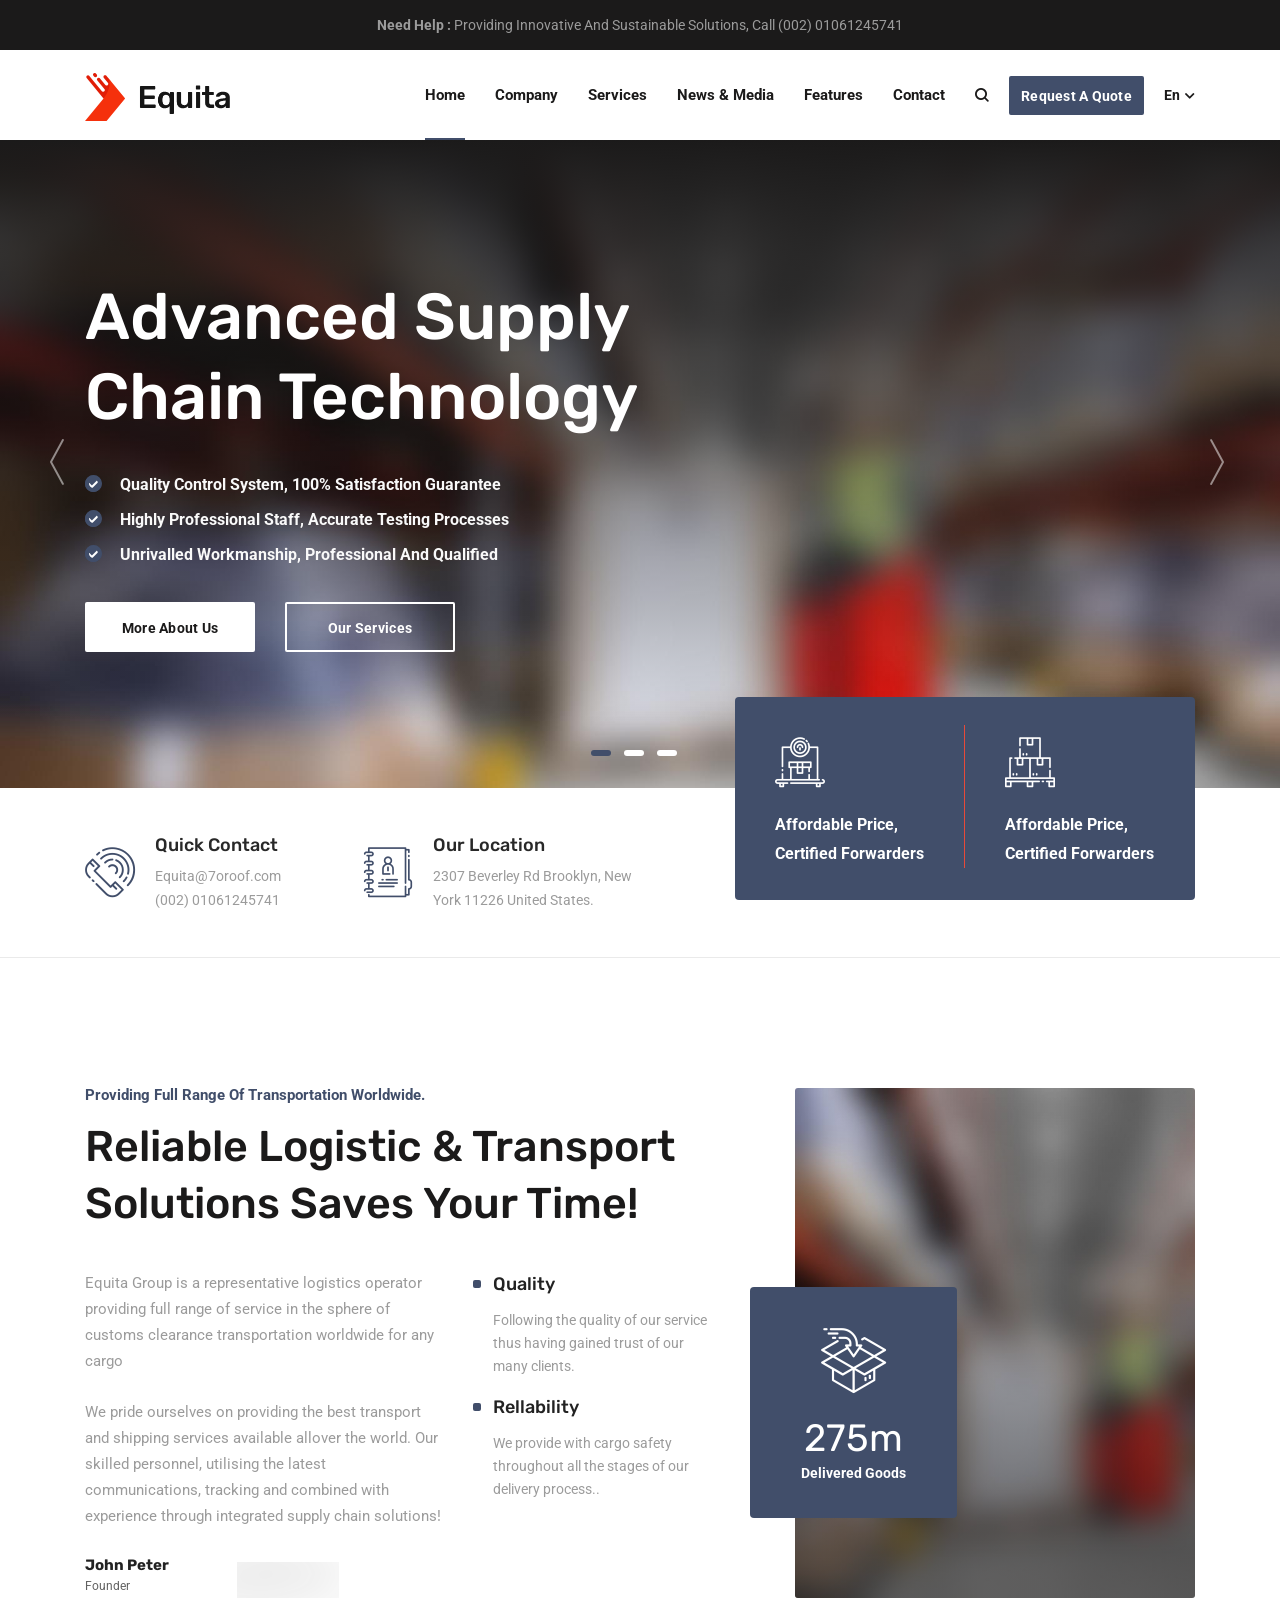
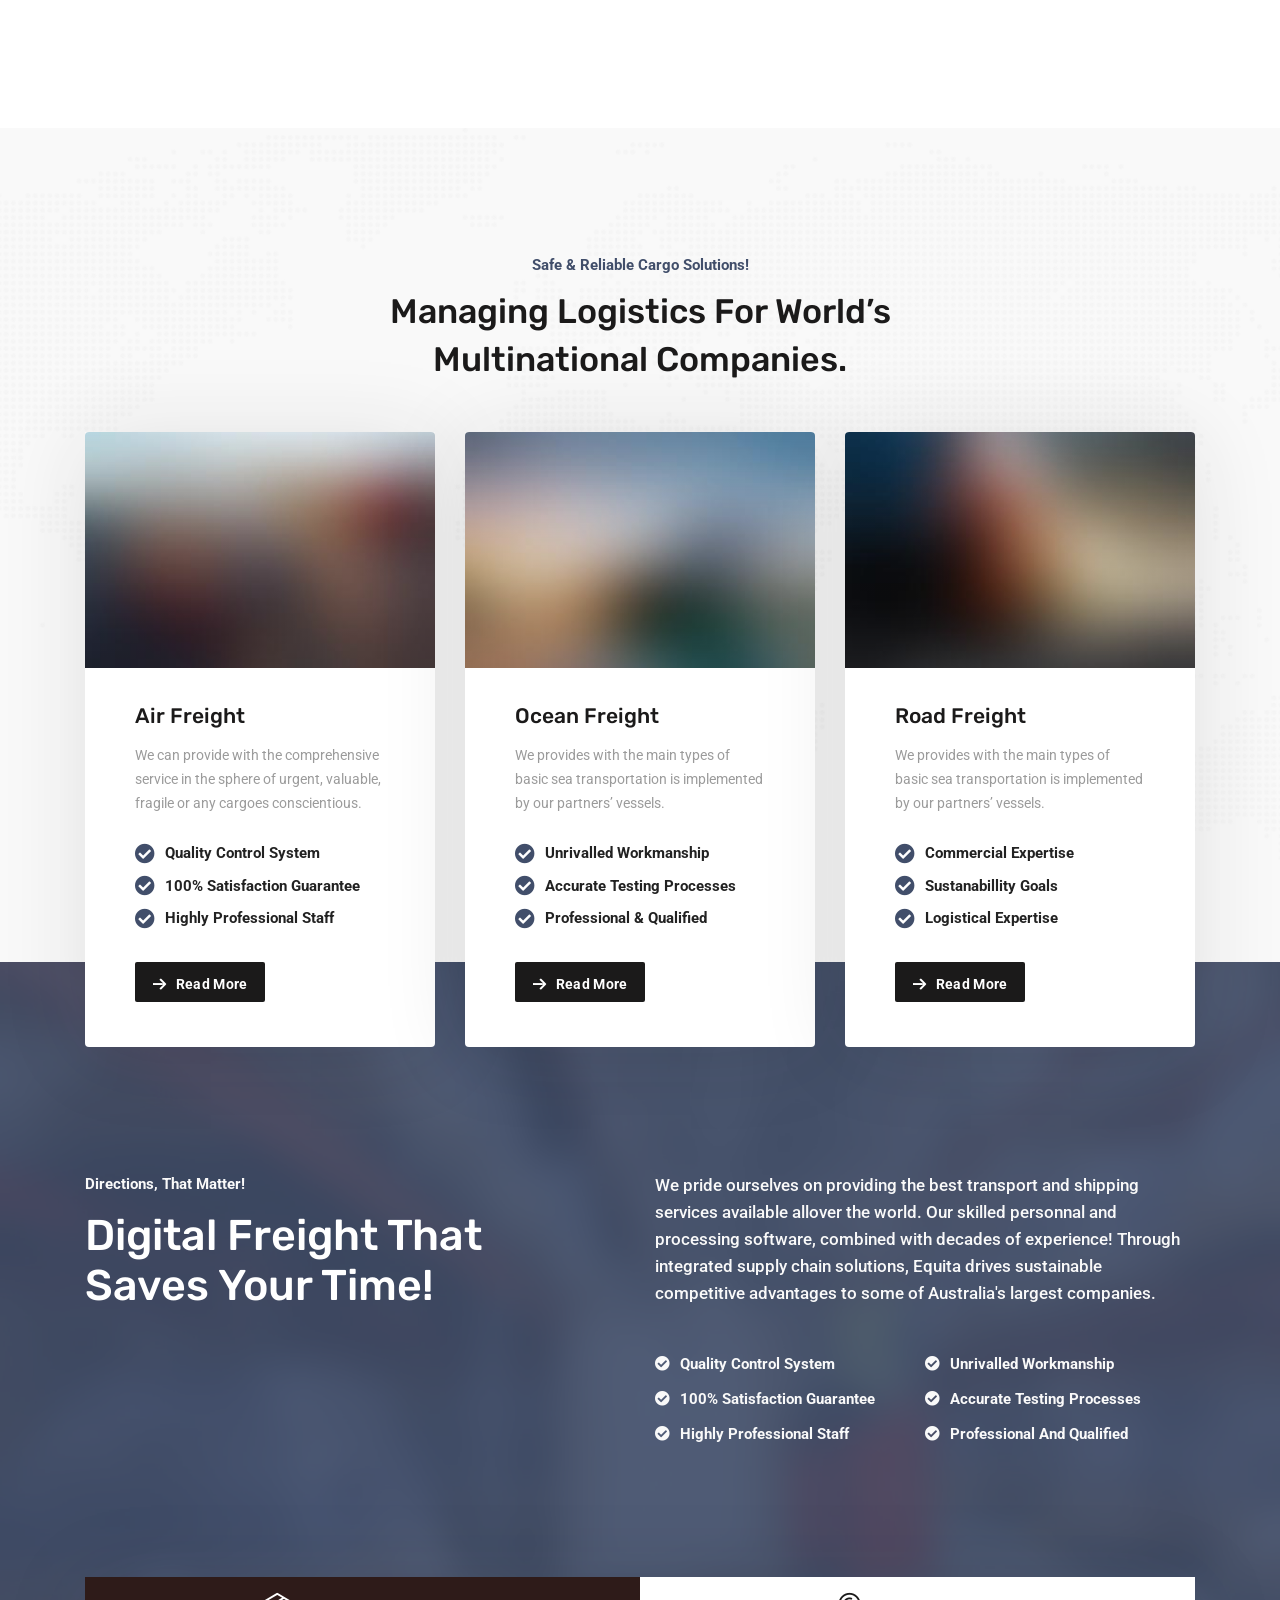
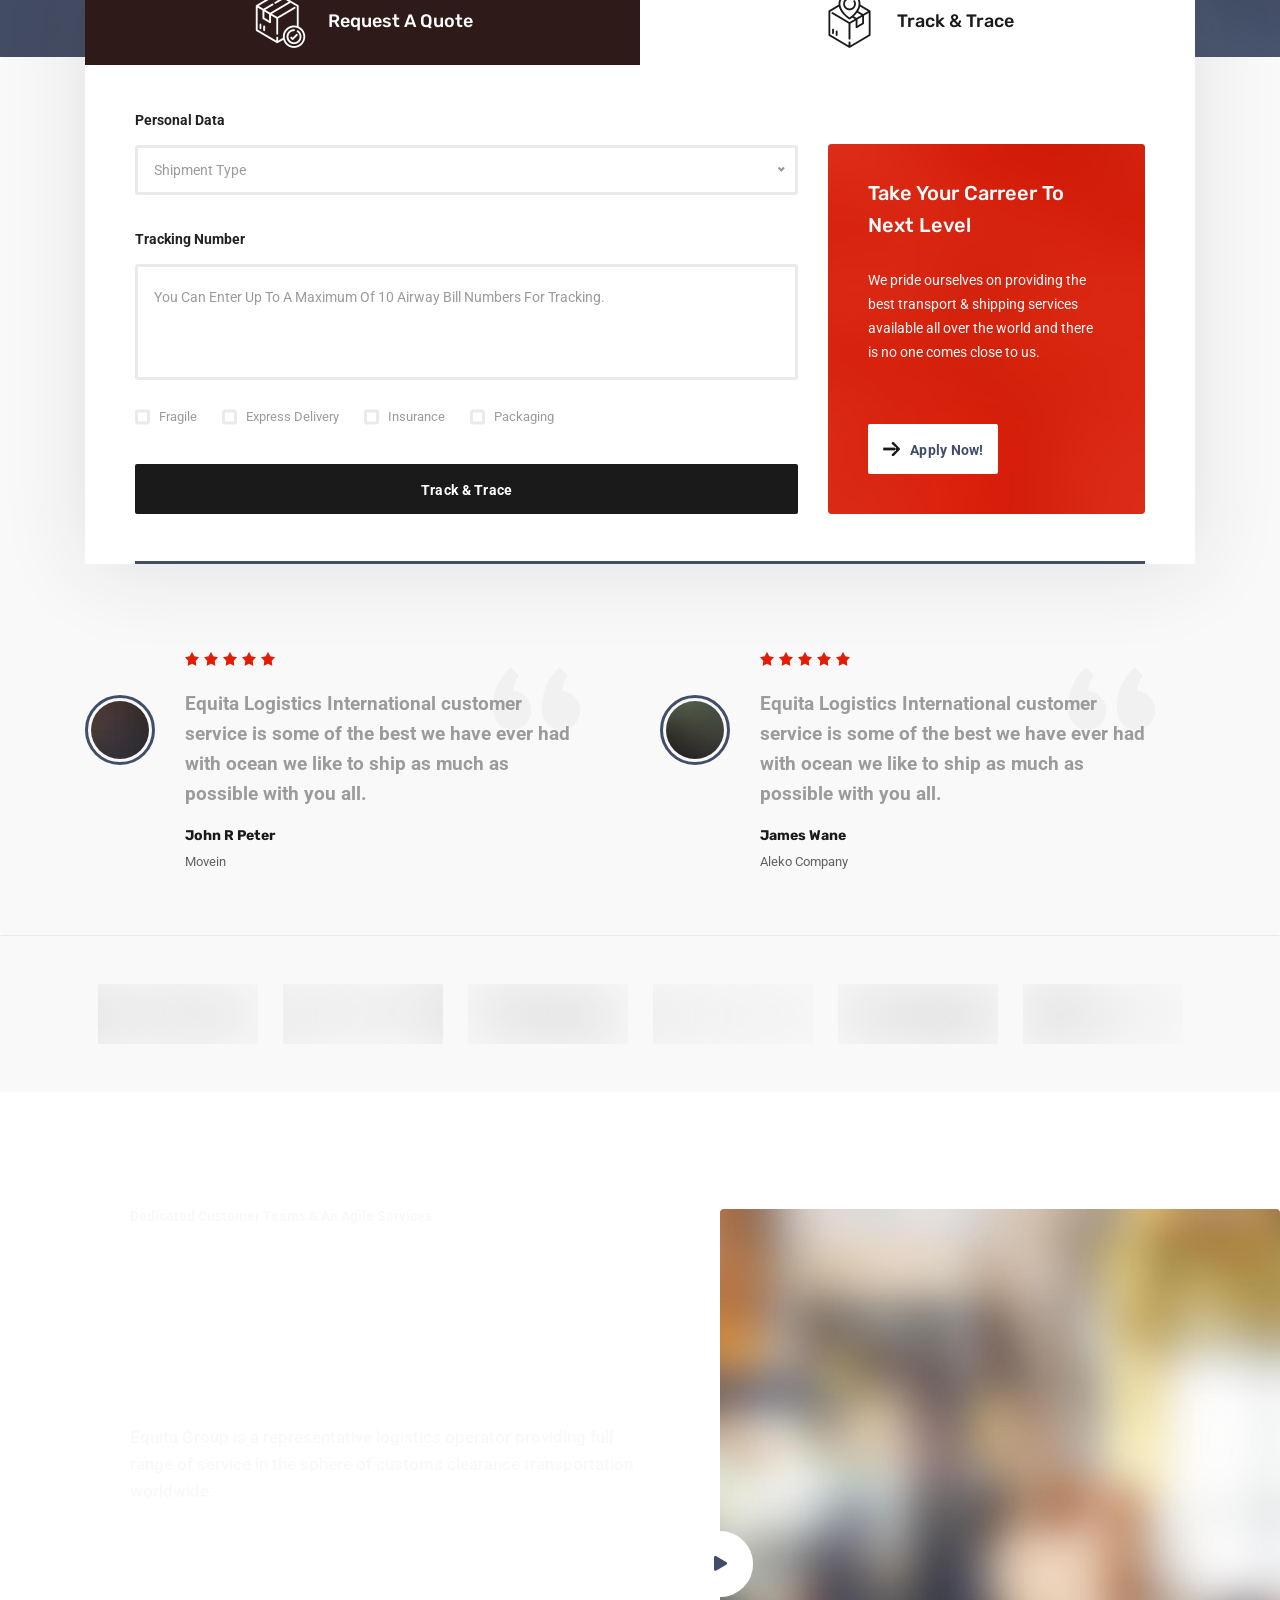
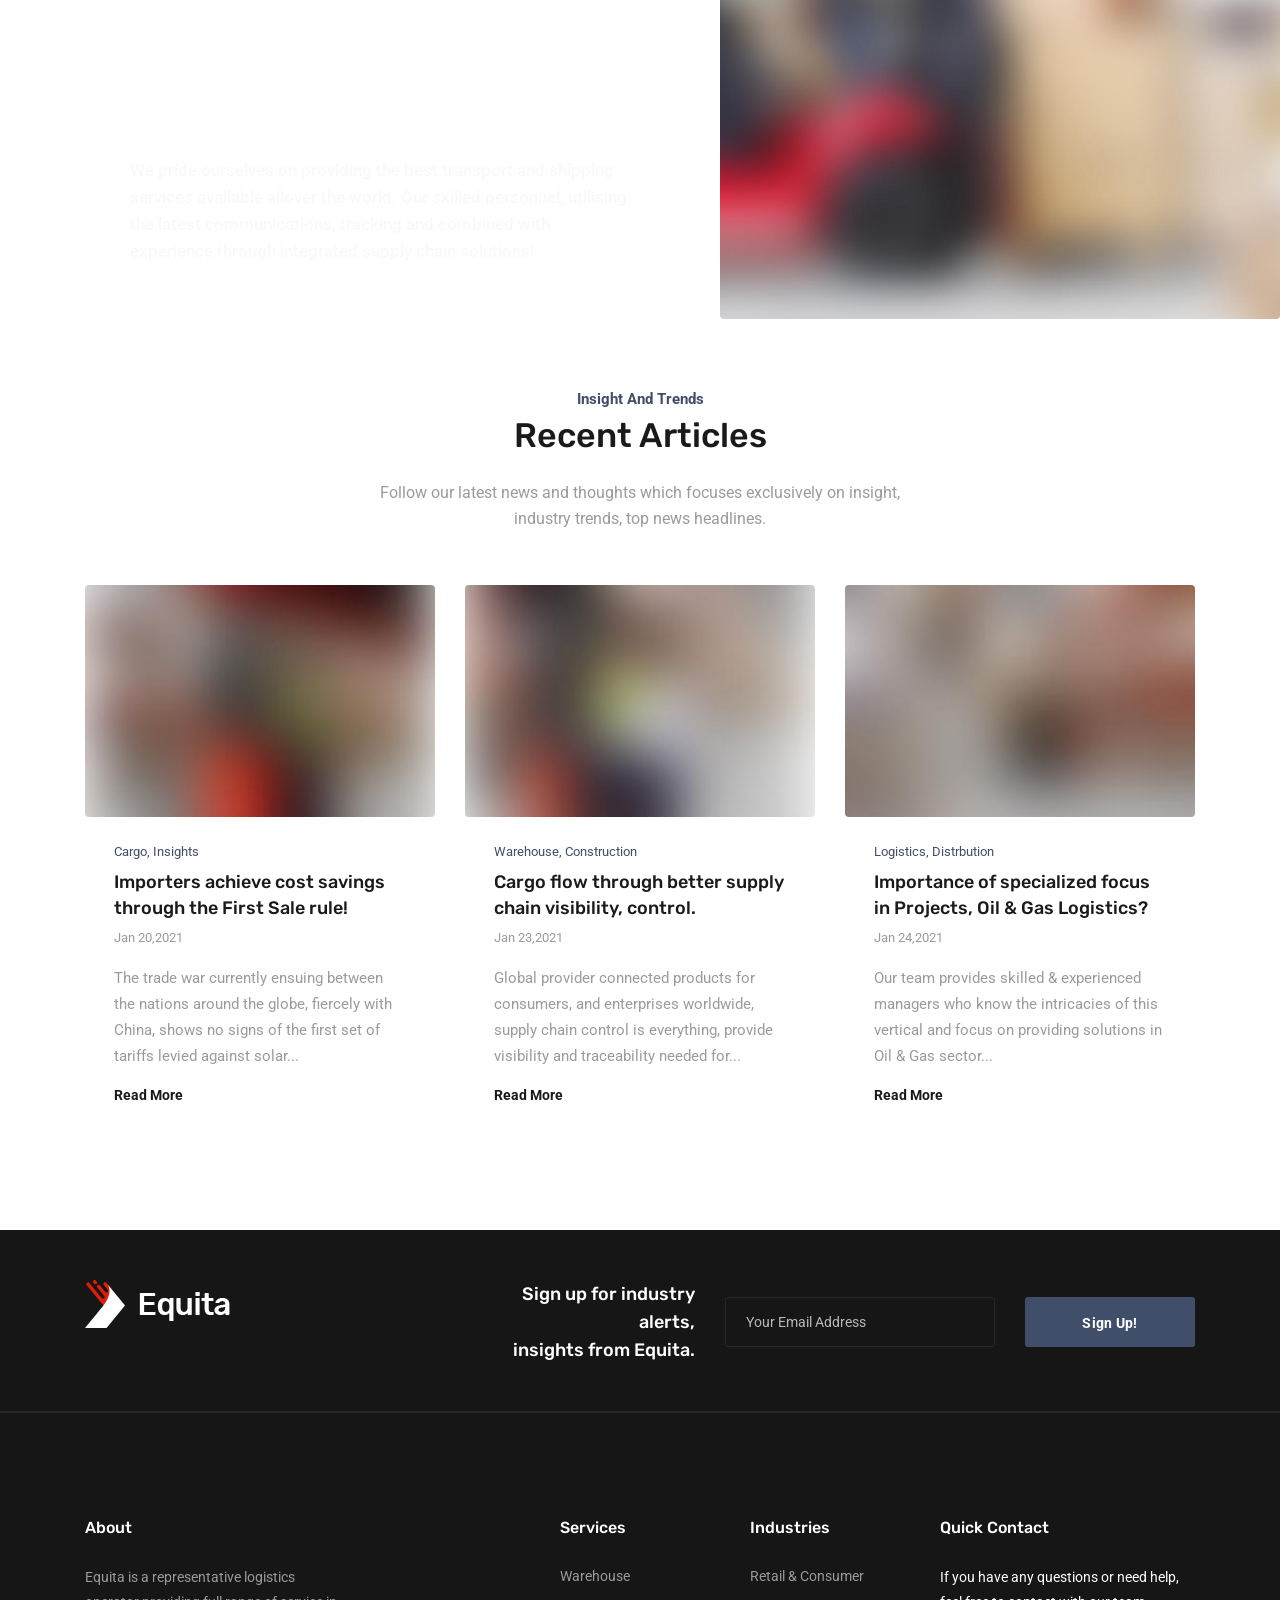
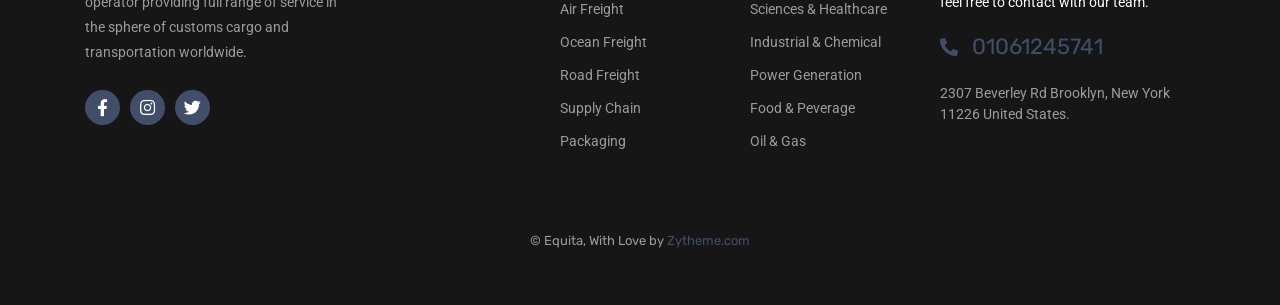
<file: home-classic.html>
<!DOCTYPE html>
<html dir="ltr" lang="en-US">
  <head>
    <meta charset="utf-8"/>
    <meta http-equiv="X-UA-Compatible" content="IE=edge"/>
    <meta name="author" content="Ayman Fikry"/>
    <meta name="viewport" content="width=device-width, initial-scale=1, maximum-scale=1"/>
    <meta name="description" content="Multi-purpose Business html5 template"/>
    <title>Home Classic - Equita Logistics Cargo HTML5 Template</title>
    <link href="assets/images/favicon/favicon.png" rel="icon"/>
    <!--  Fonts ==
    -->
    <link rel="preconnect" href="https://fonts.gstatic.com"/>
    <link href="https://fonts.googleapis.com/css2?family=Roboto:ital,wght@0,400;0,700;1,400;1,700&amp;family=Rubik:ital,wght@0,400;0,500;0,700;1,400;1,500;1,700&amp;display=swap" rel="stylesheet"/>
    <!--  Stylesheets==
    -->
    <link href="assets/css/vendor.min.css" rel="stylesheet"/>
    <link href="assets/css/style.css" rel="stylesheet"/>
  </head>
  <body>
    <div class="preloader">
      <div class="loader-spinner">
        <div>
          <div></div>
          <div></div>
          <div></div>
          <div></div>
          <div></div>
          <div></div>
          <div></div>
          <div></div>
        </div>
      </div>
    </div>
    <!-- Document Wrapper-->
    <div class="wrapper clearfix" id="wrapperParallax">
      <!-- Start .header-1-->
      <header class="header header-1 header-light header-tab" id="navbar-spy">
        <div class="tab"> 
          <p> <span>Need Help : </span>providing Innovative and Sustainable Solutions, Call (002) 01061245741</p>
        </div>
        <nav class="navbar navbar-expand-lg navbar-light navbar-sticky" id="primary-menu">
          <div class="container"><a class="navbar-brand" href="index.html"><img class="logo logo-light" src="assets/images/logo/logo-light.png" alt="Equita Logo"/><img class="logo logo-dark" src="assets/images/logo/logo-dark.png" alt="Equita Logo"/></a>
            <button class="navbar-toggler collapsed" type="button" data-toggle="collapse" data-target="#navbarContent" aria-controls="navbarContent" aria-expanded="false" aria-label="Toggle navigation"><span class="navbar-toggler-icon"></span></button>
            <!--  Collect the nav links, forms, and other content for toggling  -->
            <div class="collapse navbar-collapse" id="navbarContent">
                            <ul class="navbar-nav ml-auto">
                              <li class="nav-item has-dropdown active"><a class="dropdown-toggle" href="#" data-toggle="dropdown"><span>Home</span></a>
                                              <ul class="dropdown-menu">
                                                <li class="nav-item"><a href="index.html"><span>Home main</span></a></li>
                                                <li class="nav-item"><a href="home-modern.html"><span>home modern</span></a></li>
                                                <li class="nav-item current"><a href="home-classic.html"><span>home classic</span></a></li>
                                              </ul>
                              </li>
                              <li class="nav-item has-dropdown"><a class="dropdown-toggle" href="#" data-toggle="dropdown"><span>company</span></a>
                                              <ul class="dropdown-menu">
                                                <li class="nav-item"><a href="page-about.html"><span>about us</span></a></li>
                                                <li class="nav-item"><a href="page-core.html"><span>core values</span></a></li>
                                                <li class="nav-item"><a href="page-team.html"><span>leadership team</span></a></li>
                                                <li class="nav-item"><a href="page-locations.html"><span>global locations</span></a></li>
                                                <li class="nav-item"><a href="page-gallery.html"><span>our gallery</span></a></li>
                                                <li class="nav-item"><a href="page-awards.html"><span>awards &amp; recognition</span></a></li>
                                                <li class="nav-item"><a href="page-careers.html"><span>careers</span></a></li>
                                              </ul>
                              </li>
                              <li class="nav-item has-dropdown mega-dropdown"><a class="dropdown-toggle" href="#" data-toggle="dropdown"><span>services</span></a>
                                <ul class="dropdown-menu">
                                  <li>
                                    <div class="row">
                                                    <div class="col col-md-6">
                                                      <h5 class="menu-head">transport services</h5>
                                                      <ul>
                                                                      <li class="nav-item"><a href="service-warehouse.html"><span>warehousing</span></a></li>
                                                                      <li class="nav-item"><a href="service-air-freight.html"><span>air freight</span></a></li>
                                                                      <li class="nav-item"><a href="service-ocean-freight.html"><span>ocean freight</span></a></li>
                                                                      <li class="nav-item"><a href="service-road-freight.html"><span>road freight</span></a></li>
                                                                      <li class="nav-item"><a href="service-supply.html"><span>supply chain</span></a></li>
                                                                      <li class="nav-item"><a href="service-packaging.html"><span>packaging</span></a></li>
                                                      </ul>
                                                    </div>
                                                    <div class="col col-md-6">
                                                      <h5 class="menu-head">industry solutions</h5>
                                                      <ul>
                                                                      <li class="nav-item"><a href="industry-retail.html"><span>retail &amp; consumer</span></a></li>
                                                                      <li class="nav-item"><a href="industry-science.html"><span>sciences &amp; healthcare</span></a></li>
                                                                      <li class="nav-item"><a href="industry-chemical.html"><span>industrial &amp; chemical</span></a></li>
                                                                      <li class="nav-item"><a href="industry-power.html"><span>power generation</span></a></li>
                                                                      <li class="nav-item"><a href="industry-food.html"><span>food &amp; beverage</span></a></li>
                                                                      <li class="nav-item"><a href="industry-oil.html"><span>oil &amp; gas</span></a></li>
                                                      </ul>
                                                    </div>
                                    </div>
                                  </li>
                                </ul>
                              </li>
                              <li class="nav-item has-dropdown"><a class="dropdown-toggle" href="#" data-toggle="dropdown"><span>news &amp; media</span></a>
                                              <ul class="dropdown-menu">
                                                <li class="nav-item"><a href="blog-grid-fullwidth.html"><span>our blog</span></a></li>
                                                <li class="nav-item"><a href="blog-single-sidebar.html"><span>single blog post</span></a></li>
                                                <li class="nav-item"><a href="page-our-services.html"><span>our services</span></a></li>
                                                <li class="nav-item"><a href="case-studies-grid.html"><span>case studies grid</span></a></li>
                                                <li class="nav-item"><a href="case-studies-standard.html"><span>case studies standard</span></a></li>
                                                <li class="nav-item"><a href="case-study-single.html"><span>single case study</span></a></li>
                                              </ul>
                              </li>
                              <li class="nav-item has-dropdown"><a class="dropdown-toggle" href="#" data-toggle="dropdown"><span>features</span></a>
                                              <ul class="dropdown-menu">
                                                <li class="nav-item"><a href="request-quote.html"><span>request a quote</span></a></li>
                                                <li class="nav-item"><a href="track-shipment.html"><span>track &amp; trace</span></a></li>
                                                <li class="nav-item"><a href="find-location.html"><span>find a location</span></a></li>
                                                <li class="nav-item"><a href="faqs.html"><span>help &amp; fAQs</span></a></li>
                                              </ul>
                              </li>
                              <li class="nav-item"><a href="contact.html"><span>contact</span></a></li>
                            </ul>
              <div class="module-container">
                <!--  Start Module Search  -->
                <div class="module module-search float-left">
                  <div class="module-icon search-icon"><i class="icon-search"></i><span class="title">search</span></div>
                  <div class="module-content module-fullscreen module-search-box">
                    <div class="pos-vertical-center">
                      <div class="container">
                        <div class="row">
                          <div class="col-sm-12 col-md-12 col-lg-8 offset-lg-2">
                            <form class="form-search">
                              <input class="form-control" type="text" placeholder="type words then enter"/>
                              <button></button>
                            </form>
                            <!-- End .form-search -->
                          </div>
                          <!-- End .col-lg-8 -->
                        </div>
                        <!--  End .row-->
                      </div>
                      <!--  End .container-->
                    </div><a class="module-cancel" href="javascript:void(0)"><i class="fas fa-times"></i></a>
                  </div>
                </div>
                <!--  End .module-search-->
                <!-- Start .module-contact-->
                <div class="module-contact"><a class="btn btn--primary" href="javascript:void(0)">request a quote</a></div>
                <!-- Start .module-language-->
                <div class="module module-language">
                  <div class="selected"><span>en </span><i class="fas fa-chevron-down"></i></div>
                  <div class="lang-list">
                    <ul> 
                      <li> <a href="javascript:void(0)">english</a></li>
                      <li> <a href="javascript:void(0)">arabic</a></li>
                    </ul>
                  </div>
                </div>
              </div>
              <!-- End .module-container -->
            </div>
            <!--  End .navbar-collapse  -->
          </div>
          <!-- End .container-->
        </nav>
      </header>
      <!--
      ============================
      Slider #2 Section
      ============================
      -->
      <section class="slider slider-2" id="slider-2">
        <div class="container-fluid pr-0 pl-0">
          <div class="carousel owl-carousel custom-carousel carousel-navs carousel-dots" data-slide="1" data-slide-rs="1" data-autoplay="false" data-nav="true" data-dots="true" data-space="0" data-loop="true" data-speed="800" data-slider-id="#custom-carousel">
            <!--  Start .slide-->
            <div class="slide d-flex align-items-center bg-overlay bg-overlay-dark">
              <div class="bg-section"><img src="assets/images/sliders/5.jpg" alt="Background"/></div>
              <div class="container">
                <div class="row">
                  <div class="col-12 col-lg-7">
                    <div class="slide-content">
                      <h1 class="slide-headline">advanced supply <br/>chain technology</h1>
                      <ul class="slide-list">
                        <li><i class="fas fa-check-circle"></i> Quality Control System, 100% Satisfaction Guarantee</li>
                        <li><i class="fas fa-check-circle"></i> Highly Professional Staff, Accurate Testing Processes</li>
                        <li><i class="fas fa-check-circle"></i> Unrivalled workmanship, Professional and Qualified</li>
                      </ul>
                      <div class="slide-buttons"><a class="btn btn--white btn--inverse" href="javascript:void(0)">more about us</a><a class="btn btn--transparent" href="javascript:void(0)">our services</a></div>
                    </div>
                    <!-- End .slide-content -->
                  </div>
                </div>
                <!--  End .row-->
              </div>
            </div>
            <!-- End .slide-->
            <!--  Start .slide-->
            <div class="slide d-flex align-items-center bg-overlay bg-overlay-dark">
              <div class="bg-section"><img src="assets/images/sliders/1.jpg" alt="Background"/></div>
              <div class="container">
                <div class="row">
                  <div class="col-12 col-lg-8">
                    <div class="slide-content">
                      <h2 class="slide-headline">reliable logistics &<br/>transport solutions</h2>
                      <ul class="slide-list">
                        <li><i class="fas fa-check-circle"></i> Quality Control System, 100% Satisfaction Guarantee</li>
                        <li><i class="fas fa-check-circle"></i> Highly Professional Staff, Accurate Testing Processes</li>
                        <li><i class="fas fa-check-circle"></i> Unrivalled workmanship, Professional and Qualified</li>
                      </ul>
                      <div class="slide-buttons"><a class="btn btn--white btn--inverse" href="javascript:void(0)">more about us</a><a class="btn btn--transparent" href="javascript:void(0)">our services</a></div>
                    </div>
                    <!-- End .slide-content -->
                  </div>
                </div>
                <!--  End .row-->
              </div>
            </div>
            <!-- End .slide-->
            <!--  Start .slide-->
            <div class="slide d-flex align-items-center bg-overlay bg-overlay-dark">
              <div class="bg-section"><img src="assets/images/sliders/4.jpg" alt="Background"/></div>
              <div class="container">
                <div class="row">
                  <div class="col-12 col-lg-7">
                    <div class="slide-content">
                      <p class="slide-subheadline">Flexibile, Improved And accelerated Solutions</p>
                      <h2 class="slide-headline">your flexible<br/>road directions!</h2>
                      <p class="slide-desc">Representative logistics operator providing full range of service in the sphere of customs clearance and transportation worldwide.</p>
                      <div class="slide-buttons"><a class="btn btn--primary" href="javascript:void(0)">more about us</a><a class="btn btn--white" href="javascript:void(0)">our services</a></div>
                    </div>
                    <!-- End .slide-content -->
                  </div>
                </div>
                <!--  End .row-->
              </div>
            </div>
            <!-- End .slide-->
          </div>
        </div>
        <!--  End .container-fluid-->
      </section>
      <!--
      ============================
      Company Data Section
      ============================
      -->
      <section class="company-data" id="company-data-1">
        <div class="container"> 
          <div class="row no-gutters">
            <div class="col-12 col-lg-3"> 
              <div class="data"> 
                <div class="data-icon"><i class="flaticon-034-call-center"></i></div>
                <div class="data-body"> 
                  <h6>quick contact </h6><a href="mailto::Equita@7oroof.com">Equita@7oroof.com</a><a href="tel:01061245741">(002) 01061245741</a>
                </div>
              </div>
            </div>
            <div class="col-12 col-lg-3"> 
              <div class="data"> 
                <div class="data-icon"><i class="flaticon-036-address-book"></i></div>
                <div class="data-body"> 
                  <h6>our location</h6><a href="javascript:void(0)">2307 Beverley Rd Brooklyn, New York 11226 United States.</a>
                </div>
              </div>
            </div>
            <div class="col-12 col-lg-6"> 
              <div class="panels-container"> 
                <div class="panel-action">
                  <div class="panel-content">
                    <div class="panel-icon"><i class="flaticon-015-scale"></i></div>
                    <div class="panel-heading"> 
                      <h6>Affordable Price, Certified Forwarders</h6>
                    </div>
                  </div>
                </div>
                <div class="panel-action">
                  <div class="panel-content">
                    <div class="panel-icon"><i class="flaticon-017-pallet"></i></div>
                    <div class="panel-heading"> 
                      <h6>Affordable Price, Certified Forwarders</h6>
                    </div>
                  </div>
                </div>
              </div>
            </div>
          </div>
          <!-- End .row-->
        </div>
        <!-- End .container-->
      </section>
      <!--
      ============================
      About #2 Section
      ============================
      -->
      <section class="about about-2" id="about-2">
        <div class="container">
          <div class="row">
            <div class="col-12 col-lg-7">
              <div class="heading heading-3">
                <p class="heading-subtitle">Providing Full Range Of Transportation Worldwide.</p>
                <h2 class="heading-title">Reliable Logistic & Transport Solutions Saves Your Time!</h2>
              </div>
              <div class="about-block"> 
                <div class="row">
                  <div class="col-12 col-lg-7">
                    <div class="block-left"> 
                      <p>Equita Group is a representative logistics operator providing full range of service in the sphere of customs clearance transportation worldwide for any cargo</p>
                      <p>We pride ourselves on providing the best transport and shipping services available allover the world. Our skilled personnel, utilising the latest communications, tracking and combined with experience through integrated supply chain solutions!</p>
                    </div>
                  </div>
                  <div class="col-12 col-lg-5">
                    <div class="block-right">
                      <div class="detail"> 
                        <h6>quality </h6>
                        <p>Following the quality of our service thus having gained trust of our many clients.</p>
                      </div>
                      <div class="detail"> 
                        <h6>rellability</h6>
                        <p>We provide with cargo safety throughout all the stages of our delivery process..</p>
                      </div>
                    </div>
                  </div>
                </div>
              </div>
              <div class="signature-block">
                <div class="signature-body"> 
                  <h6>john peter</h6>
                  <p>founder</p>
                </div><img src="assets/images/signature/1.png" alt="signature"/>
              </div>
            </div>
            <!-- End .col-lg-6-->
            <div class="col-12 col-lg-5">
              <div class="about-img">
                <div class="about-img-warp bg-overlay">
                  <div class="bg-section"><img class="img-fluid" src="assets/images/about/1.jpg" alt="about Image"/></div>
                </div>
                <div class="counter">
                  <div class="counter-icon"> <i class="flaticon-018-packaging"></i></div>
                  <div class="counter-num"> <span class="counting">9,612</span>
                    <p>m</p>
                  </div>
                  <div class="counter-name">
                    <h6>delivered goods</h6>
                  </div>
                </div>
              </div>
            </div>
          </div>
          <!-- End .row-->
        </div>
        <!-- End .container-->
      </section>
      <!--
      ============================
      Services #2 Section
      ============================
      -->
      <section class="services services-2 bg-gray" id="services-2">
        <div class="bg-section"><img src="assets/images/background/map-pattern.png" alt="map-img"/></div>
        <div class="container">
          <div class="row">
            <div class="col-sm-12 col-md-12 col-lg-6 offset-lg-3">
              <div class="heading text--center">
                <p class="heading-subtitle">Safe & Reliable Cargo Solutions!</p>
                <h2 class="heading-title">Managing Logistics For World’s Multinational Companies.</h2>
              </div>
            </div>
            <!-- End .col-lg-6-->
          </div>
          <!-- End .row-->
          <div class="row services-container">
            <div class=" col-12 col-md-6 col-lg-4">
              <div class="service-panel"> 
                <div class="service-panel-container">
                  <div class="service-img"><a href="javascript:void(0)"></a><img src="assets/images/services/1.jpg" alt="service img"/></div>
                  <!-- End .work-img-->
                  <div class="service-content"> 
                    <div class="service-title">
                      <h4><a href="javascript:void(0)">air freight</a></h4>
                    </div>
                    <div class="service-desc">
                      <p>We can provide with the comprehensive service in the sphere of urgent, valuable, fragile or any cargoes conscientious.</p>
                    </div>
                    <div class="service-list">
                      <ul class="list-unstyled"> 
                        <li> <a href="javascript:void(0)"><i class="fas fa-check-circle"></i><span>quality control system</span></a></li>
                        <li> <a><i class="fas fa-check-circle"></i><span>100% satisfaction guarantee</span></a></li>
                        <li> <a><i class="fas fa-check-circle"></i><span>highly professional staff</span></a></li>
                      </ul>
                    </div>
                    <div class="service-more"><a class="btn" href="javascript:void(0)"> <i class="icon-arrow-right"></i><span>read more</span></a></div>
                  </div>
                  <!-- End .work-content -->
                </div>
                <!-- End .work-item-container-->
              </div>
            </div>
            <div class=" col-12 col-md-6 col-lg-4">
              <div class="service-panel"> 
                <div class="service-panel-container">
                  <div class="service-img"><a href="javascript:void(0)"></a><img src="assets/images/services/2.jpg" alt="service img"/></div>
                  <!-- End .work-img-->
                  <div class="service-content"> 
                    <div class="service-title">
                      <h4><a href="javascript:void(0)">ocean freight</a></h4>
                    </div>
                    <div class="service-desc">
                      <p>We provides with the main types of basic sea transportation is implemented by our partners’ vessels.</p>
                    </div>
                    <div class="service-list">
                      <ul class="list-unstyled"> 
                        <li> <a href="javascript:void(0)"><i class="fas fa-check-circle"></i><span>unrivalled workmanship</span></a></li>
                        <li> <a><i class="fas fa-check-circle"></i><span>accurate testing processes</span></a></li>
                        <li> <a><i class="fas fa-check-circle"></i><span>professional &amp; qualified</span></a></li>
                      </ul>
                    </div>
                    <div class="service-more"><a class="btn" href="javascript:void(0)"> <i class="icon-arrow-right"></i><span>read more</span></a></div>
                  </div>
                  <!-- End .work-content -->
                </div>
                <!-- End .work-item-container-->
              </div>
            </div>
            <div class=" col-12 col-md-6 col-lg-4">
              <div class="service-panel"> 
                <div class="service-panel-container">
                  <div class="service-img"><a href="javascript:void(0)"></a><img src="assets/images/services/3.jpg" alt="service img"/></div>
                  <!-- End .work-img-->
                  <div class="service-content"> 
                    <div class="service-title">
                      <h4><a href="javascript:void(0)">road freight</a></h4>
                    </div>
                    <div class="service-desc">
                      <p>We provides with the main types of basic sea transportation is implemented by our partners’ vessels.</p>
                    </div>
                    <div class="service-list">
                      <ul class="list-unstyled"> 
                        <li> <a href="javascript:void(0)"><i class="fas fa-check-circle"></i><span>commercial expertise</span></a></li>
                        <li> <a><i class="fas fa-check-circle"></i><span>sustanabillity goals</span></a></li>
                        <li> <a><i class="fas fa-check-circle"></i><span>logistical expertise</span></a></li>
                      </ul>
                    </div>
                    <div class="service-more"><a class="btn" href="javascript:void(0)"> <i class="icon-arrow-right"></i><span>read more</span></a></div>
                  </div>
                  <!-- End .work-content -->
                </div>
                <!-- End .work-item-container-->
              </div>
            </div>
          </div>
          <!-- End .row-->
        </div>
        <!-- End .container-->
      </section>
      <!--
      ============================
      CTA #4 Section
      ============================
      -->
      <section class="cta cta-2 cta-4 bg-overlay bg-overlay-theme" id="cta-4">
        <div class="bg-section"><img src="assets/images/cta/1.jpg" alt="background"/></div>
        <div class="container">
          <div class="row">
            <div class="col-12 col-lg-5">
              <div class="heading heading-2 heading-light">
                <p class="heading-subtitle">Directions, That Matter!</p>
                <h2 class="heading-title">Digital Freight That Saves Your Time!</h2>
              </div>
            </div>
            <!--End .col-lg-6-->
            <div class="col-12 col-lg-6 offset-lg-1">
              <div class="prief-set prief-set-2">
                <p>We pride ourselves on providing the best transport and shipping services available allover the world. Our skilled personnal and processing software, combined with decades of experience! Through integrated supply chain solutions, Equita drives sustainable competitive advantages to some of Australia's largest companies.</p>
                <ul class="advantages-list">
                  <li><i class="fas fa-check-circle"></i> Quality Control System</li>
                  <li><i class="fas fa-check-circle"></i> Unrivalled workmanship</li>
                  <li><i class="fas fa-check-circle"></i> 100% Satisfaction Guarantee</li>
                  <li><i class="fas fa-check-circle"></i> Accurate Testing Processes</li>
                  <li><i class="fas fa-check-circle"></i> Highly Professional Staff</li>
                  <li><i class="fas fa-check-circle"></i> Professional and Qualified</li>
                </ul>
              </div>
            </div>
            <!--End .col-lg-6-->
            <div class="col-12"> 
              <div class="contact-panel contact-panel-2">
                <div class="contact-types"> <a class="button quote-btn" href="javascript:void(0)" data-form="quoteFormActive"> <i class="flaticon-020-order"> </i><span>request a quote</span></a><a class="button track-btn active" href="javascript:void(0)" data-form="trackFormActive"> <i class="flaticon-009-shipping-1"> </i><span>track &amp; trace</span></a></div>
                <div class="contact-card">
                  <div class="contact-body trackFormActive">
                    <div class="row">
                      <div class="col-12 col-lg-8"> 
                        <form class="contactForm quote-form mb-0" method="post" action="assets/php/contact.php">
                          <h5 class="card-heading">personal data</h5>
                          <div class="row">
                            <div class="col-12 col-md-12 col-lg-4">
                              <input class="form-control" type="text" name="contact-name" placeholder="Name" required=""/>
                            </div>
                            <div class="col-12 col-md-6 col-lg-4">
                              <input class="form-control" type="text" name="contact-email" placeholder="Email" required=""/>
                            </div>
                            <div class="col-12 col-md-6 col-lg-4">
                              <input class="form-control" type="text" name="contact-phone" placeholder="Phone" required=""/>
                            </div>
                          </div>
                          <h5 class="card-heading">shipment data</h5>
                          <div class="row">
                            <div class="col-12 col-lg-4">
                              <div class="select-container">
                                <select class="form-control">
                                  <option value="default">freight type</option>
                                  <option value="AL">freight type 1</option>
                                  <option value="AK">freight type 2</option>
                                </select>
                              </div>
                            </div>
                            <div class="col-12 col-md-6 col-lg-4">
                              <input class="form-control" type="text" name="contact-city" placeholder="city of departure" required=""/>
                            </div>
                            <div class="col-12 col-md-6 col-lg-4">
                              <input class="form-control" type="text" name="contact-destination" placeholder="delivery city" required=""/>
                            </div>
                            <div class="col-12 col-lg-4">
                              <div class="select-container">
                                <select class="form-control">
                                  <option value="default">incoterms</option>
                                  <option value="AL">incoterms 1</option>
                                  <option value="AK">incoterms 2</option>
                                </select>
                              </div>
                            </div>
                            <div class="col-12 col-md-2">
                              <input class="form-control" type="text" name="contact-weight" placeholder="weight" required=""/>
                            </div>
                            <div class="col-12 col-md-2">
                              <input class="form-control" type="text" name="contact-height" placeholder="height" required=""/>
                            </div>
                            <div class="col-12 col-md-2">
                              <input class="form-control" type="text" name="contact-width" placeholder="width" required=""/>
                            </div>
                            <div class="col-12 col-md-2">
                              <input class="form-control" type="text" name="contact-length" placeholder="length" required=""/>
                            </div>
                            <div class="col-12"> 
                              <div class="custom-radio-group">
                                <div class="custom-control custom-radio custom-control-inline">
                                  <input class="custom-control-input" type="radio" id="customRadioInline1" name="customRadioInline1"/>
                                  <label for="customRadioInline1">fragile</label>
                                </div>
                                <div class="custom-control custom-radio custom-control-inline">
                                  <input class="custom-control-input" type="radio" id="customRadioInline2" name="customRadioInline1"/>
                                  <label for="customRadioInline2">express delivery</label>
                                </div>
                                <div class="custom-control custom-radio custom-control-inline">
                                  <input class="custom-control-input" type="radio" id="customRadioInline3" name="customRadioInline1"/>
                                  <label for="customRadioInline3">insurance</label>
                                </div>
                                <div class="custom-control custom-radio custom-control-inline">
                                  <input class="custom-control-input" type="radio" id="customRadioInline4" name="customRadioInline1"/>
                                  <label for="customRadioInline4">packaging</label>
                                </div>
                              </div>
                            </div>
                            <div class="col-12">
                              <input class="btn btn--secondary btn--block" type="submit" value="Request A Quote"/>
                            </div>
                            <div class="col-12">
                              <div class="contact-result"></div>
                            </div>
                          </div>
                        </form>
                        <form class="contactForm track-form mb-0" method="post" action="assets/php/contact.php">
                          <h5 class="card-heading">personal data</h5>
                          <div class="row">
                            <div class="col-12"> 
                              <div class="select-container">
                                <select class="form-control">
                                  <option value="default">shipment type</option>
                                  <option value="AL">type 1</option>
                                  <option value="AK">type 2</option>
                                </select>
                              </div>
                            </div>
                          </div>
                          <h5 class="card-heading">tracking number</h5>
                          <div class="row">
                            <div class="col-12"> 
                              <textarea class="form-control" name="contact-tracking-number" cols="30" rows="2" placeholder="You can enter up to a maximum of 10 airway bill numbers for tracking." required=""></textarea>
                            </div>
                            <div class="col-12">
                              <div class="custom-radio-group">
                                <div class="custom-control custom-radio custom-control-inline">
                                  <input class="custom-control-input" type="radio" id="customRadioInline5" name="customRadioInline1"/>
                                  <label for="customRadioInline5">fragile</label>
                                </div>
                                <div class="custom-control custom-radio custom-control-inline">
                                  <input class="custom-control-input" type="radio" id="customRadioInline6" name="customRadioInline1"/>
                                  <label for="customRadioInline6">express delivery</label>
                                </div>
                                <div class="custom-control custom-radio custom-control-inline">
                                  <input class="custom-control-input" type="radio" id="customRadioInline7" name="customRadioInline1"/>
                                  <label for="customRadioInline7">insurance</label>
                                </div>
                                <div class="custom-control custom-radio custom-control-inline">
                                  <input class="custom-control-input" type="radio" id="customRadioInline8" name="customRadioInline1"/>
                                  <label for="customRadioInline8">packaging</label>
                                </div>
                              </div>
                            </div>
                            <div class="col-12">
                              <input class="btn btn--secondary btn--block" type="submit" value="Track &amp; Trace"/>
                            </div>
                          </div>
                        </form>
                      </div>
                      <div class="col-12 col-lg-4"> 
                        <div class="apply-card widget widget-reservation"><img src="assets/images/contact/1.jpg" alt="image"/>
                          <div class="widget-content">
                            <h5>take your carreer to next level</h5>
                            <p>We pride ourselves on providing the best transport & shipping services available all over the world and there is no one comes close to us. </p><a class="btn btn--white" href="javascript:void(0)"><i class="icon-arrow-right"></i>apply now!</a>
                          </div>
                        </div>
                      </div>
                    </div>
                  </div>
                  <!-- End .contact-body -->
                </div>
              </div>
              <!-- End .contact-panel-->
            </div>
            <!-- End .col-lg-6-->
          </div>
          <!-- End .row-->
        </div>
        <!-- End .container-->
      </section>
      <!--
      ============================
      Testimonials #2 Section
      ============================
      -->
      <section class="testimonial testimonial-1 testimonial-2 bg-gray">
        <div class="container">
          <div class="row">
            <div class="col-12">
              <div class="carousel owl-carousel carousel-dots" data-slide="2" data-slide-rs="1" data-autoplay="false" data-nav="false" data-dots="false" data-space="40" data-loop="true" data-speed="800">
                <div class="testimonial-panel">
                  <div class="testimonial-panel-warp">
                    <div class="testimonial-icon"><i class="icon-Quote-Icon"></i></div>
                    <div class="testimonial-body">
                      <div class="testimonial-img"><img src="assets/images/testimonial/3.jpg" alt="Testimonial Author"/></div>
                      <div class="testimonial-content">
                        <div class="testimonial-rating"><i class="icon-Star-1"></i><i class="icon-Star-1"></i><i class="icon-Star-1"></i><i class="icon-Star-1"></i><i class="icon-Star-1"></i></div>
                        <p>Equita Logistics International customer service is some of the best we have ever had with ocean we like to ship as much as possible with you all.</p>
                        <div class="testimonial-meta">
                          <h4>John R Peter</h4>
                          <p>movein</p>
                        </div>
                      </div>
                    </div>
                  </div>
                </div>
                <div class="testimonial-panel">
                  <div class="testimonial-panel-warp">
                    <div class="testimonial-icon"><i class="icon-Quote-Icon"></i></div>
                    <div class="testimonial-body">
                      <div class="testimonial-img"><img src="assets/images/testimonial/4.jpg" alt="Testimonial Author"/></div>
                      <div class="testimonial-content">
                        <div class="testimonial-rating"><i class="icon-Star-1"></i><i class="icon-Star-1"></i><i class="icon-Star-1"></i><i class="icon-Star-1"></i><i class="icon-Star-1"></i></div>
                        <p>Equita Logistics International customer service is some of the best we have ever had with ocean we like to ship as much as possible with you all.</p>
                        <div class="testimonial-meta">
                          <h4>James Wane</h4>
                          <p>Aleko Company</p>
                        </div>
                      </div>
                    </div>
                  </div>
                </div>
                <div class="testimonial-panel">
                  <div class="testimonial-panel-warp">
                    <div class="testimonial-icon"><i class="icon-Quote-Icon"></i></div>
                    <div class="testimonial-body">
                      <div class="testimonial-img"><img src="assets/images/testimonial/3.jpg" alt="Testimonial Author"/></div>
                      <div class="testimonial-content">
                        <div class="testimonial-rating"><i class="icon-Star-1"></i><i class="icon-Star-1"></i><i class="icon-Star-1"></i><i class="icon-Star-1"></i><i class="icon-Star-1"></i></div>
                        <p>Equita Logistics International customer service is some of the best we have ever had with ocean we like to ship as much as possible with you all.</p>
                        <div class="testimonial-meta">
                          <h4>Marko Smith</h4>
                          <p>Aify Agency</p>
                        </div>
                      </div>
                    </div>
                  </div>
                </div>
                <div class="testimonial-panel">
                  <div class="testimonial-panel-warp">
                    <div class="testimonial-icon"><i class="icon-Quote-Icon"></i></div>
                    <div class="testimonial-body">
                      <div class="testimonial-img"><img src="assets/images/testimonial/4.jpg" alt="Testimonial Author"/></div>
                      <div class="testimonial-content">
                        <div class="testimonial-rating"><i class="icon-Star-1"></i><i class="icon-Star-1"></i><i class="icon-Star-1"></i><i class="icon-Star-1"></i><i class="icon-Star-1"></i></div>
                        <p>Equita Logistics International customer service is some of the best we have ever had with ocean we like to ship as much as possible with you all.</p>
                        <div class="testimonial-meta">
                          <h4>Marko Smith</h4>
                          <p>movein</p>
                        </div>
                      </div>
                    </div>
                  </div>
                </div>
                <div class="testimonial-panel">
                  <div class="testimonial-panel-warp">
                    <div class="testimonial-icon"><i class="icon-Quote-Icon"></i></div>
                    <div class="testimonial-body">
                      <div class="testimonial-img"><img src="assets/images/testimonial/3.jpg" alt="Testimonial Author"/></div>
                      <div class="testimonial-content">
                        <div class="testimonial-rating"><i class="icon-Star-1"></i><i class="icon-Star-1"></i><i class="icon-Star-1"></i><i class="icon-Star-1"></i><i class="icon-Star-1"></i></div>
                        <p>Equita Logistics International customer service is some of the best we have ever had with ocean we like to ship as much as possible with you all.</p>
                        <div class="testimonial-meta">
                          <h4>Marko Smith</h4>
                          <p>Aleko Company</p>
                        </div>
                      </div>
                    </div>
                  </div>
                </div>
                <div class="testimonial-panel">
                  <div class="testimonial-panel-warp">
                    <div class="testimonial-icon"><i class="icon-Quote-Icon"></i></div>
                    <div class="testimonial-body">
                      <div class="testimonial-img"><img src="assets/images/testimonial/4.jpg" alt="Testimonial Author"/></div>
                      <div class="testimonial-content">
                        <div class="testimonial-rating"><i class="icon-Star-1"></i><i class="icon-Star-1"></i><i class="icon-Star-1"></i><i class="icon-Star-1"></i><i class="icon-Star-1"></i></div>
                        <p>Equita Logistics International customer service is some of the best we have ever had with ocean we like to ship as much as possible with you all.</p>
                        <div class="testimonial-meta">
                          <h4>Marko Smith</h4>
                          <p>Aify Agency</p>
                        </div>
                      </div>
                    </div>
                  </div>
                </div>
              </div>
            </div>
          </div>
          <!-- End .row-->
        </div>
        <!-- End .container-->
      </section>
      <hr/>
      <!--
      ============================
      Clients #1 Section
      ============================
      -->
      <section class="clients clients-carousel clients-1 bg-gray" id="clients-1">
        <div class="container">
          <div class="row">
            <div class="col-12">
              <div class="carousel owl-carousel" data-slide="6" data-slide-rs="2" data-autoplay="true" data-nav="false" data-dots="false" data-space="0" data-loop="true" data-speed="3000">
                <div class="client"><img src="assets/images/clients/1.png" alt="client"/></div>
                <div class="client"><img src="assets/images/clients/2.png" alt="client"/></div>
                <div class="client"><img src="assets/images/clients/3.png" alt="client"/></div>
                <div class="client"><img src="assets/images/clients/4.png" alt="client"/></div>
                <div class="client"><img src="assets/images/clients/5.png" alt="client"/></div>
                <div class="client"><img src="assets/images/clients/6.png" alt="client"/></div>
              </div>
            </div>
          </div>
          <!-- End .row-->
        </div>
        <!-- End .container-->
      </section>
      <!--
      ============================
      CTA #5 Section
      ============================
      -->
      <section class="cta cta-5 bg-overlay" id="cta-5">
        <div class="row">
          <div class="col-12 col-lg-6">
            <div class="heading heading-8 heading-light">
              <p class="heading-subtitle">Dedicated Customer Teams & An Agile Services</p>
              <h2 class="heading-title">Global Logistics Partner To World’s Famous Brands!!</h2>
              <p class="heading-desc">Equita Group is a representative logistics operator providing full range of service in the sphere of customs clearance transportation worldwide.</p>
              <div class="icon-set icon-set2">
                <div class="icon-panel"> <i class="icon flaticon-016-payment-terminal"></i><span>transparent pricing</span></div>
                <div class="icon-panel"> <i class="icon flaticon-014-box-3"></i><span>fast, effecient delivery</span></div>
                <div class="icon-panel"> <i class="icon flaticon-001-scale-1"></i><span>warehouse storage</span></div>
              </div>
              <p class="heading-desc">We pride ourselves on providing the best transport and shipping services available allover the world. Our skilled personnel, utilising the latest communications, tracking and combined with experience through integrated supply chain solutions!</p>
            </div>
          </div>
          <!--End .col-lg-6-->
          <div class="col-12 col-lg-6"> 
            <div class="video video-1" id="video1">
              <div class="bg-section"><img src="assets/images/video/4.jpg" alt="background"/></div>
              <div class="player"><a class="popup-video" href="https://www.youtube.com/watch?v=7e90gBu4pas"> <i class="fas fa-play"></i></a></div>
            </div>
          </div>
        </div>
        <!-- End .row-->
      </section>
      <!--
      ============================
      Blog #1 Section
      ============================
      -->
      <section class="blog blog-grid" id="blog-1">
        <div class="container">
          <div class="row"> 
            <div class="col-12 col-lg-6 offset-lg-3">
              <div class="heading heading-7 text-center">
                <p class="heading-subtitle">insight and trends</p>
                <h2 class="heading-title">recent articles</h2>
                <p class="heading-desc">Follow our latest news and thoughts which focuses exclusively on  insight, industry trends, top news headlines.</p>
              </div>
            </div>
          </div>
          <!-- End .row-->
          <div class="row">
            <div class=" col-12 col-md-6 col-lg-4">
              <div class="blog-entry">
                <div class="entry-img"><a href="blog-single.html"><img src="assets/images/blog/grid/1.jpg" alt="Importers achieve cost savings through the First Sale rule!"/></a></div>
                <!-- End .entry-img-->
                <!-- End .entry-date-->
                <div class="entry-content">
                  <div class="entry-category"><a href="javascript:void(0)">cargo</a><a href="javascript:void(0)">insights</a>
                  </div>
                  <div class="entry-title">
                    <h4><a href="blog-single.html">Importers achieve cost savings through the First Sale rule!</a></h4>
                  </div>
                  <div class="entry-date"><span class="month">jan 20</span><span class="date">2021</span></div>
                  <div class="entry-bio">
                    <p>The trade war currently ensuing between the nations around the globe, fiercely with China, shows no signs of the first set of tariffs levied against solar...</p>
                  </div>
                  <div class="entry-more"> <a href="javascript:void(0)">Read more</a></div>
                </div>
              </div>
              <!-- End .entry-content-->
            </div>
            <div class=" col-12 col-md-6 col-lg-4">
              <div class="blog-entry">
                <div class="entry-img"><a href="blog-single.html"><img src="assets/images/blog/grid/2.jpg" alt="Cargo flow through better supply chain visibility, control."/></a></div>
                <!-- End .entry-img-->
                <!-- End .entry-date-->
                <div class="entry-content">
                  <div class="entry-category"><a href="javascript:void(0)">warehouse</a><a href="javascript:void(0)">construction</a>
                  </div>
                  <div class="entry-title">
                    <h4><a href="blog-single.html">Cargo flow through better supply chain visibility, control.</a></h4>
                  </div>
                  <div class="entry-date"><span class="month">jan 23</span><span class="date">2021</span></div>
                  <div class="entry-bio">
                    <p>Global provider connected products for consumers, and enterprises worldwide, supply chain control is everything, provide visibility and traceability needed for...</p>
                  </div>
                  <div class="entry-more"> <a href="javascript:void(0)">Read more</a></div>
                </div>
              </div>
              <!-- End .entry-content-->
            </div>
            <div class=" col-12 col-md-6 col-lg-4">
              <div class="blog-entry">
                <div class="entry-img"><a href="blog-single.html"><img src="assets/images/blog/grid/3.jpg" alt="Importance of specialized focus in Projects, Oil &amp; Gas Logistics?"/></a></div>
                <!-- End .entry-img-->
                <!-- End .entry-date-->
                <div class="entry-content">
                  <div class="entry-category"><a href="javascript:void(0)">logistics</a><a href="javascript:void(0)">distrbution</a>
                  </div>
                  <div class="entry-title">
                    <h4><a href="blog-single.html">Importance of specialized focus in Projects, Oil &amp; Gas Logistics?</a></h4>
                  </div>
                  <div class="entry-date"><span class="month">jan 24</span><span class="date">2021</span></div>
                  <div class="entry-bio">
                    <p>Our team provides  skilled &amp; experienced managers who know the intricacies of this vertical and focus on providing  solutions in Oil &amp; Gas sector...</p>
                  </div>
                  <div class="entry-more"> <a href="javascript:void(0)">Read more</a></div>
                </div>
              </div>
              <!-- End .entry-content-->
            </div>
          </div>
          <!-- End .row-->
        </div>
        <!-- End .container-->
      </section>
      <!--
      ============================
      Footer #1
      ============================
      -->
      <footer class="footer footer-1">
        <div class="footer-top"> 
          <div class="container"> 
            <div class="row"> 
              <div class="col-12 col-lg-3 col-xl-4">
                <div class="footer-logo"><img class="footer-logo" src="assets/images/logo/logo-light.png" alt="logo"/></div>
              </div>
              <div class="col-12 col-lg-9 col-xl-8">
                <div class="widget-newsletter">
                  <div class="widget-content">
                    <p>Sign up for industry alerts,<br/>insights from Equita.</p>
                    <form class="form-newsletter mailchimp">
                      <input class="form-control" type="email" name="email" placeholder="Your Email Address"/>
                      <input class="btn btn--primary" type="submit" value="sign up!"/>
                      <div class="subscribe-alert"></div>
                    </form>
                  </div>
                </div>
              </div>
            </div>
          </div>
        </div>
        <div class="footer-center">
          <div class="container">
            <div class="row">
              <div class="col-sm-6 col-md-6 col-lg-3 footer-widget widget-about">
                <div class="footer-widget-title">
                  <h5>about</h5>
                </div>
                <div class="widget-content">
                  <p>Equita is a representative logistics operator providing full range of service in the sphere of customs cargo and transportation worldwide.</p>
                  <!-- Start .module-social-->
                  <div class="module module-social"><a class="share-facebook" href="javascript:void(0)"><i class="fab fa-facebook-f"> </i></a><a class="share-instagram" href="javascript:void(0)"><i class="fab fa-instagram"></i></a><a class="share-twitter" href="javascript:void(0)"><i class="fab fa-twitter"></i></a></div>
                  <!-- End .module-social-->
                </div>
              </div>
              <!--  End .col-lg-4 -->
              <div class="col-sm-6 col-md-6 col-lg-2 offset-lg-2 footer-widget widget-links">
                <div class="footer-widget-title">
                  <h5>services</h5>
                </div>
                <div class="widget-content">
                  <ul>
                    <li><a href="javascript:void(0)">warehouse</a></li>
                    <li><a href="javascript:void(0)">air freight</a></li>
                    <li><a href="javascript:void(0)">ocean freight</a></li>
                    <li><a href="javascript:void(0)">road freight</a></li>
                    <li><a href="javascript:void(0)">supply chain</a></li>
                    <li><a href="javascript:void(0)">packaging</a></li>
                  </ul>
                </div>
              </div>
              <!--  End .col-lg-2-->
              <div class="col-sm-6 col-md-6 col-lg-2 footer-widget widget-links">
                <div class="footer-widget-title">
                  <h5>industries</h5>
                </div>
                <div class="widget-content">
                  <ul>
                    <li><a href="javascript:void(0)">retail & consumer</a></li>
                    <li><a href="javascript:void(0)">sciences & healthcare</a></li>
                    <li><a href="javascript:void(0)">industrial & chemical</a></li>
                    <li><a href="javascript:void(0)">power generation</a></li>
                    <li><a href="javascript:void(0)">food & peverage</a></li>
                    <li><a href="javascript:void(0)">oil & gas</a></li>
                  </ul>
                </div>
              </div>
              <!--  End .col-lg-2-->
              <div class="col-sm-6 col-md-6 col-lg-3 footer-widget widget-contact">
                <div class="footer-widget-title">
                  <h5>quick contact</h5>
                </div>
                <div class="widget-content">
                  <p>If you have any questions or need help, feel free to contact with our team.</p>
                  <ul> 
                    <li class="phone"><a href="tel:+01061245741"><i class="fas fa-phone-alt"></i> 01061245741</a></li>
                    <li class="address"><a href="javascript:void(0)">2307 Beverley Rd Brooklyn, New York 11226 United States.</a></li>
                  </ul>
                </div>
              </div>
              <!--  End .col-lg-2-->
            </div>
            <div class="clearfix"></div>
          </div>
          <!--  End .container-->
        </div>
        <!--  End .footer-center-->
        <div class="footer-bottom">
          <div class="row">
            <div class="col-md-12 col-md-12 text--center footer-copyright">
              <div class="copyright"><span>&copy; Equita, With Love by</span><a href="https://1.envato.market/kP9BV"> Zytheme.com</a></div>
            </div>
          </div>
          <!--  End .row-->
        </div>
        <!--  End .footer-bottom-->
      </footer>
      <div class="backtop" id="back-to-top"><i class="fas fa-chevron-up"></i></div>
    </div>
    <!--  Footer Scripts==
    -->
    <script src="assets/js/vendor/jquery-3.4.1.min.js"></script>
    <script src="assets/js/vendor.min.js"></script>
    <script src="assets/js/functions.js"></script>
  </body>
</html>
</file>
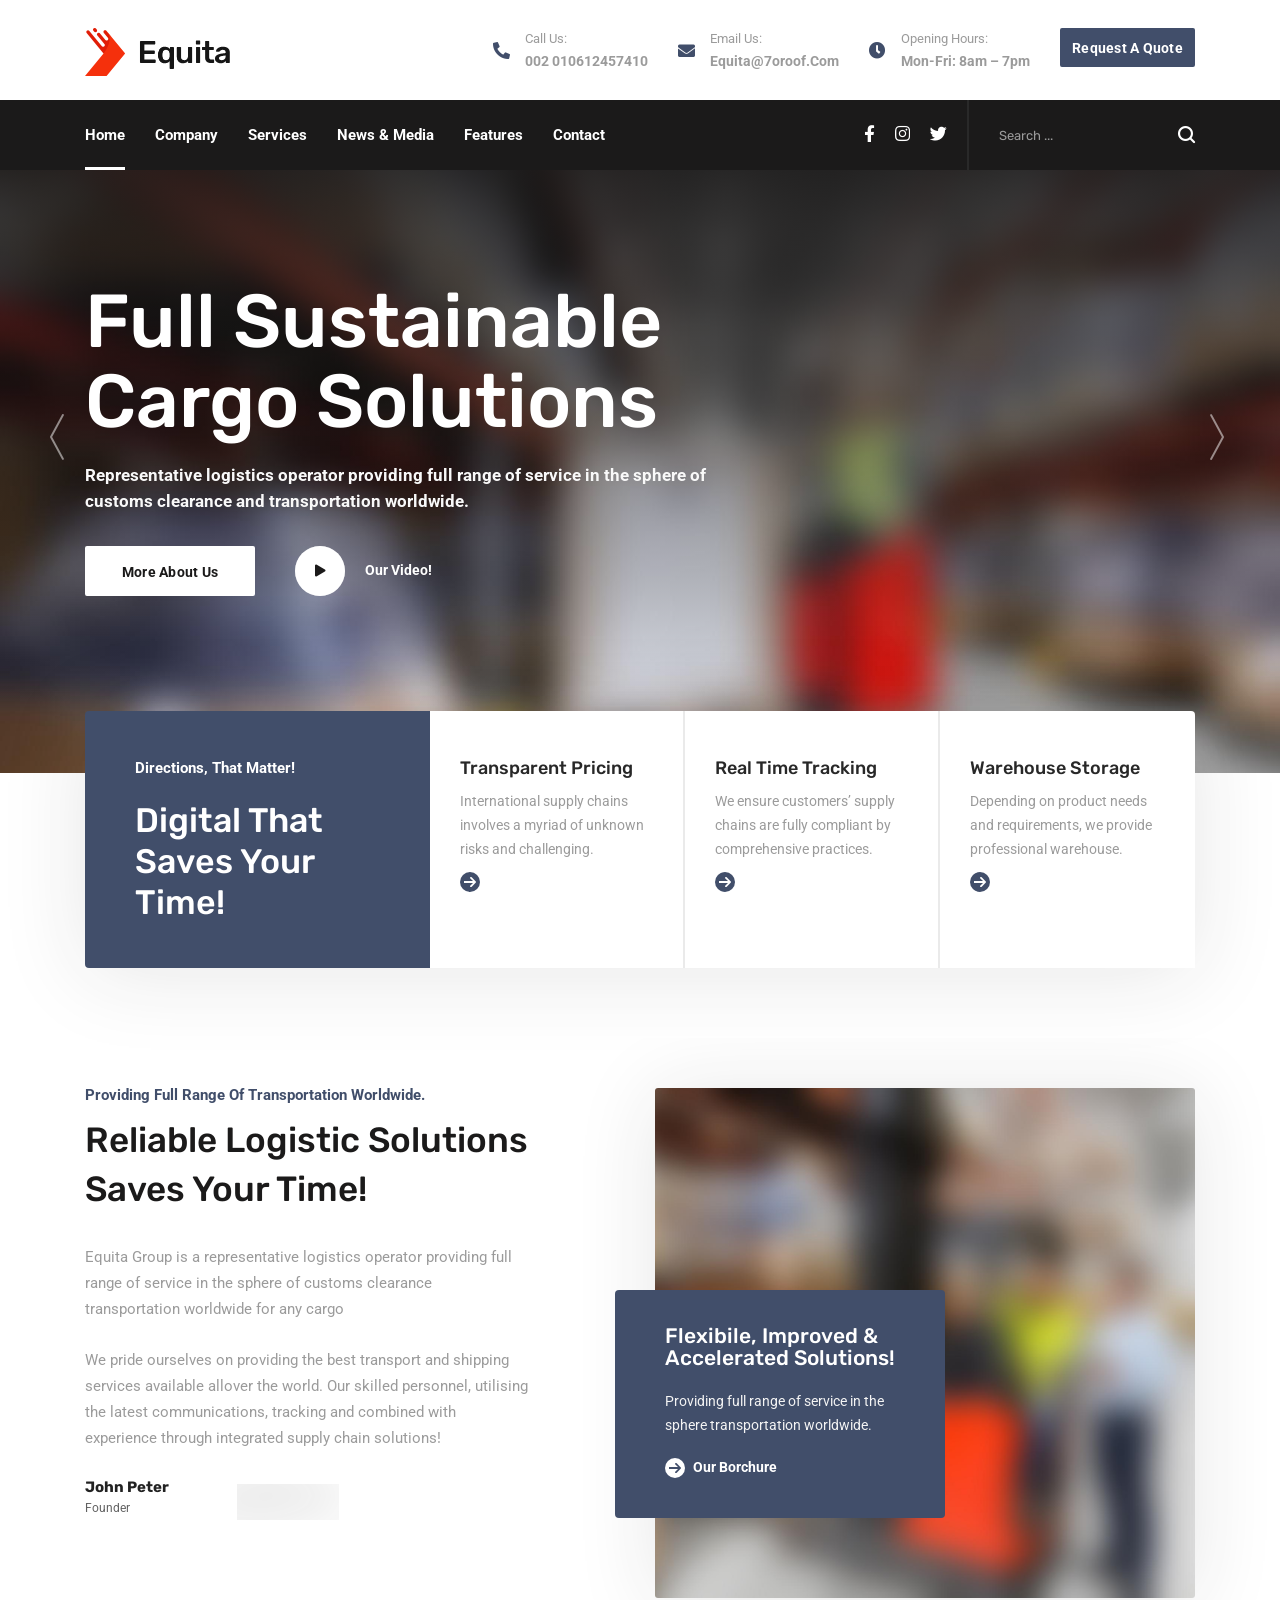
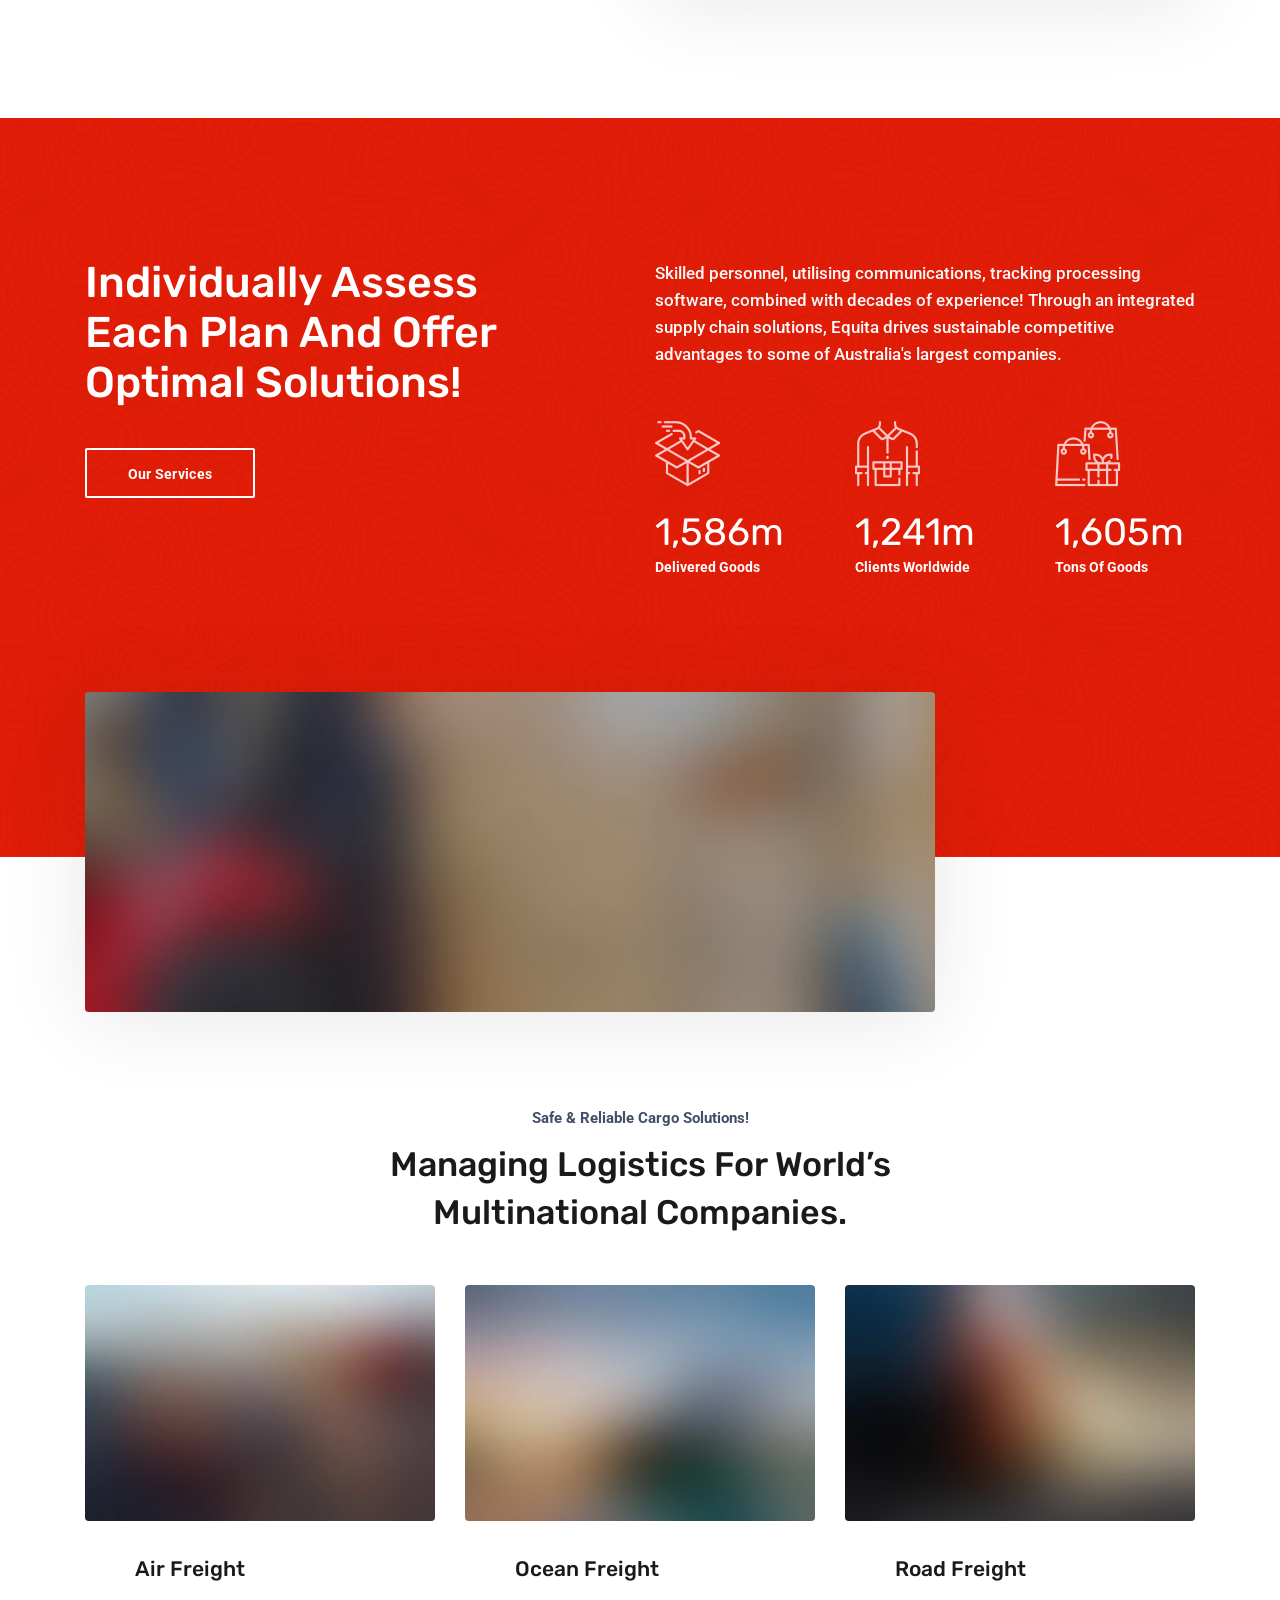
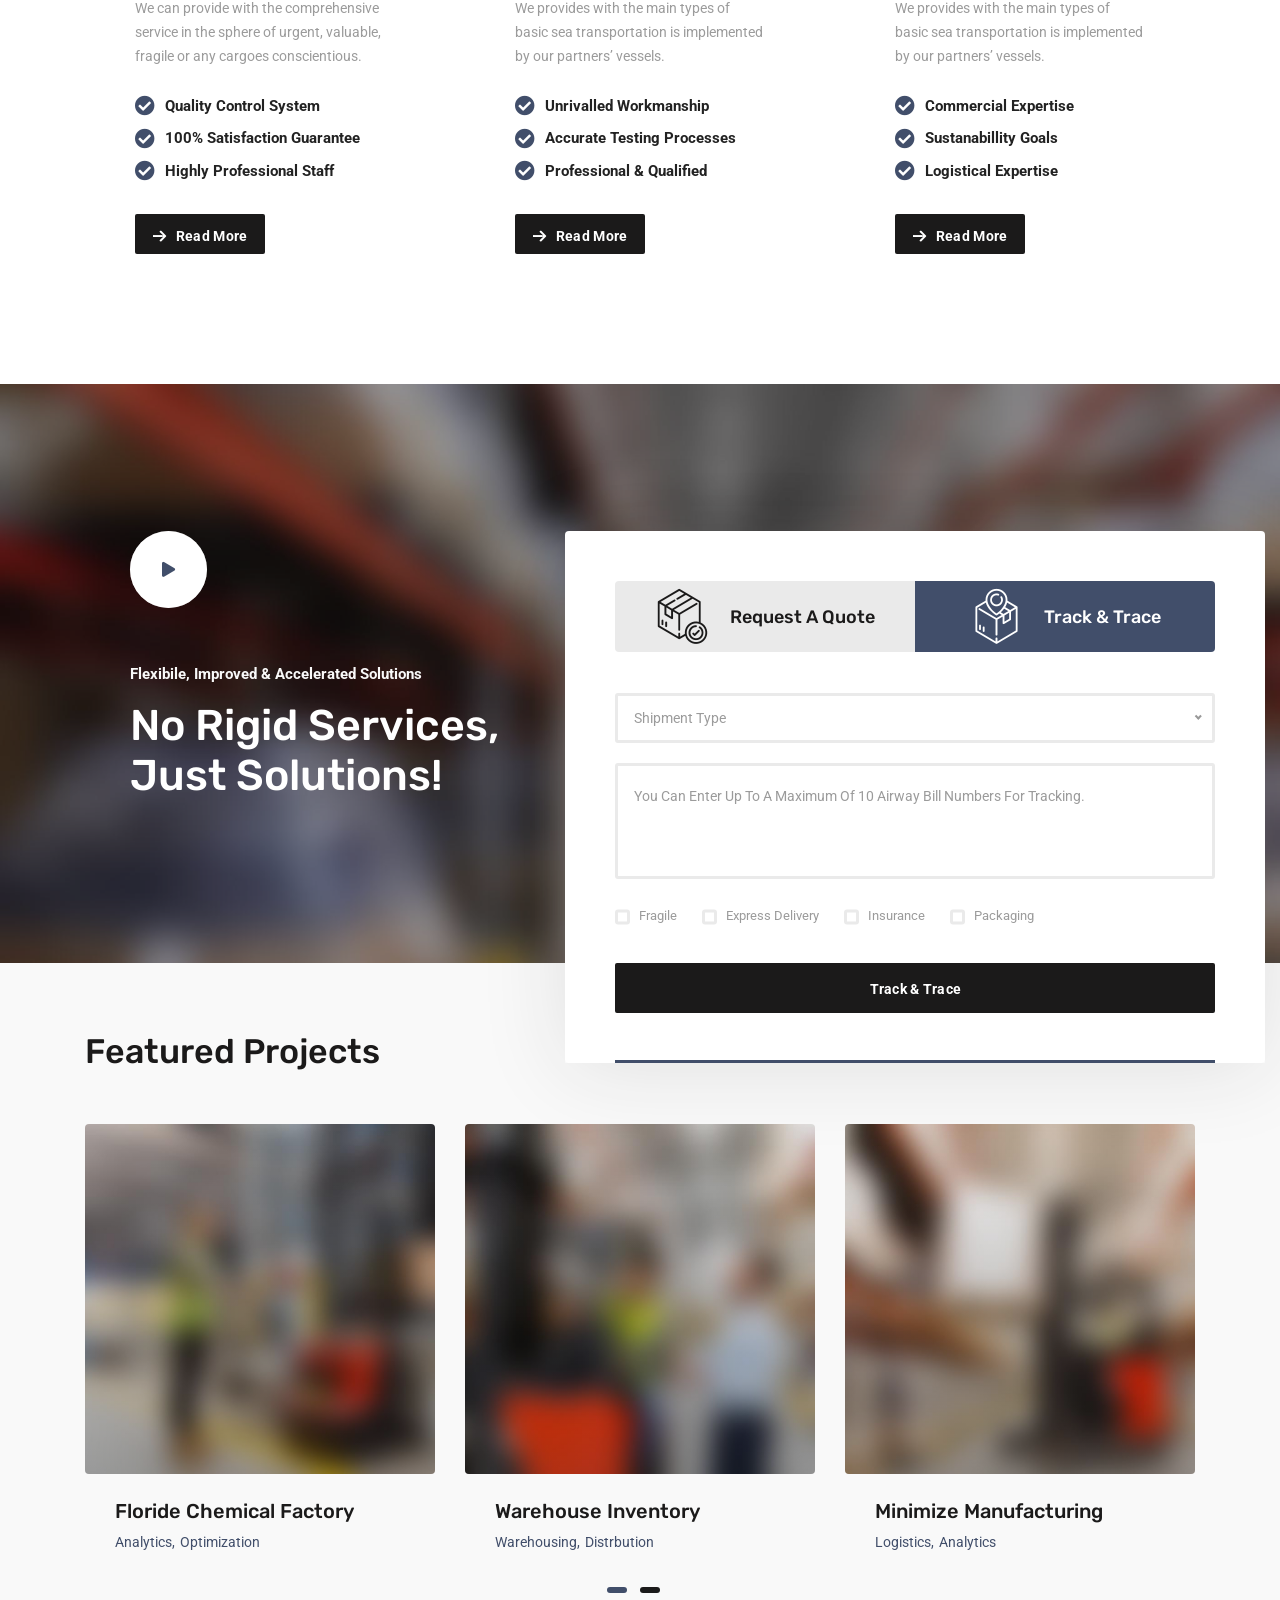
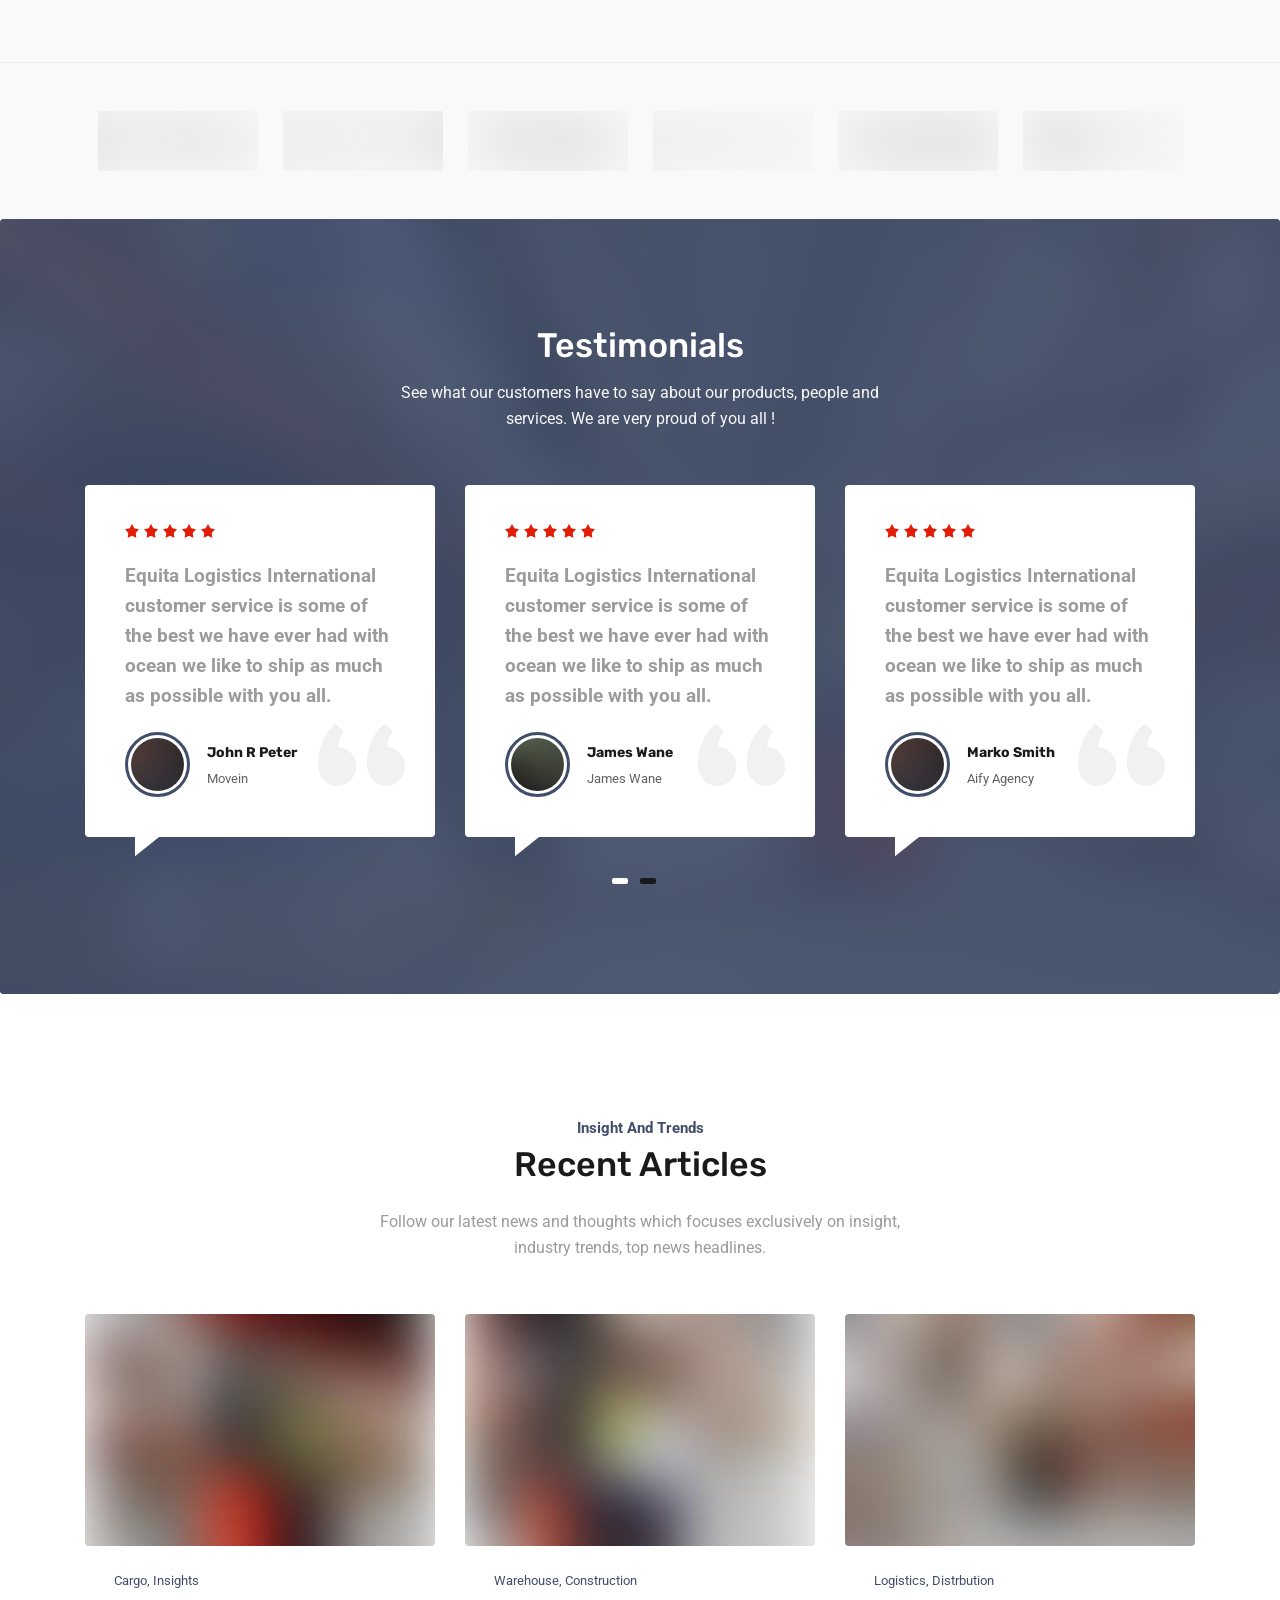
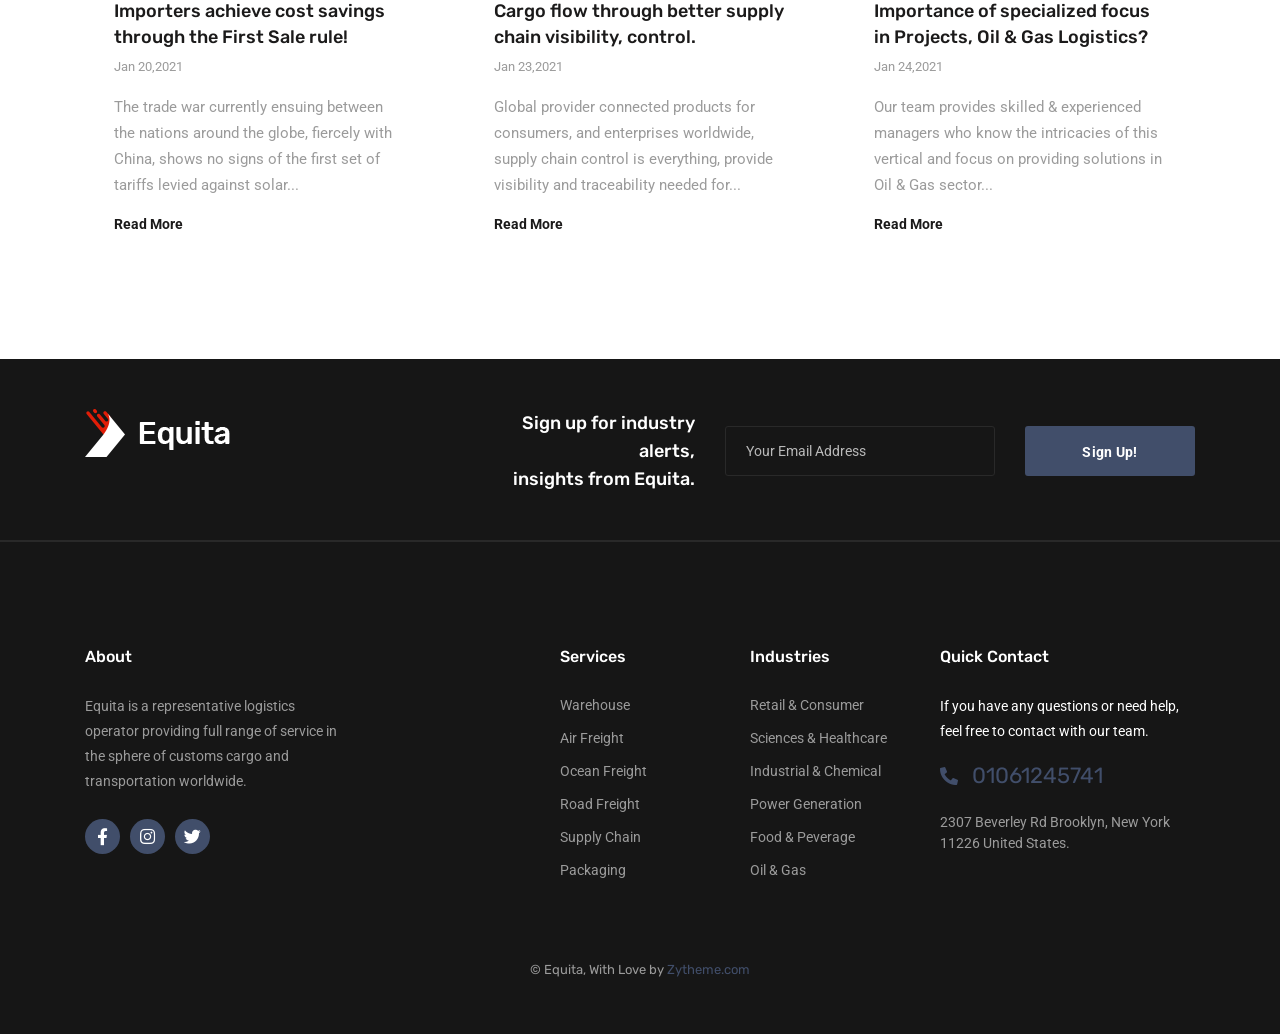
<file: home-modern.html>
<!DOCTYPE html>
<html dir="ltr" lang="en-US">
  <head>
    <meta charset="utf-8"/>
    <meta http-equiv="X-UA-Compatible" content="IE=edge"/>
    <meta name="author" content="Ayman Fikry"/>
    <meta name="viewport" content="width=device-width, initial-scale=1, maximum-scale=1"/>
    <meta name="description" content="Multi-purpose Business html5 template"/>
    <title>Home Modern - Equita Logistics Cargo HTML5 Template</title>
    <link href="assets/images/favicon/favicon.png" rel="icon"/>
    <!--  Fonts ==
    -->
    <link rel="preconnect" href="https://fonts.gstatic.com"/>
    <link href="https://fonts.googleapis.com/css2?family=Roboto:ital,wght@0,400;0,700;1,400;1,700&amp;family=Rubik:ital,wght@0,400;0,500;0,700;1,400;1,500;1,700&amp;display=swap" rel="stylesheet"/>
    <!--  Stylesheets==
    -->
    <link href="assets/css/vendor.min.css" rel="stylesheet"/>
    <link href="assets/css/style.css" rel="stylesheet"/>
  </head>
  <body>
    <div class="preloader">
      <div class="loader-spinner">
        <div>
          <div></div>
          <div></div>
          <div></div>
          <div></div>
          <div></div>
          <div></div>
          <div></div>
          <div></div>
        </div>
      </div>
    </div>
    <!-- Document Wrapper-->
    <div class="wrapper clearfix" id="wrapperParallax">
      <!-- Start .header-->
      <header class="header header-1 header-light header-topbar" id="navbar-spy">
        <div class="container">
          <!-- Start .top-bar-->
          <div class="top-bar">
            <div class="block-left"> <a class="navbar-brand" href="index.html"><img class="logo logo-light" src="assets/images/logo/logo-light.png" alt="Equita Logo"/><img class="logo logo-dark" src="assets/images/logo/logo-dark.png" alt="Equita Logo"/></a>
              <button class="navbar-toggler collapsed" type="button" data-toggle="collapse" data-target="#navbarContent" aria-controls="navbarContent" aria-expanded="false" aria-label="Toggle navigation"><span class="navbar-toggler-icon"></span></button>
            </div>
            <div class="block-right">
              <div class="top-contact">
                <div class="contact-infos"><i class="fas fa-phone-alt"></i>
                  <div class="contact-body"> <span>call us:</span><a href="tel:123-456-7890">002 010612457410</a></div>
                </div>
                <div class="contact-infos"><i class="fas fa-envelope"></i>
                  <div class="contact-body"> <span>email us:</span><a href="mailto:Astred@zytheme.com?Subject=Hello%20again">Equita@7oroof.com					</a></div>
                </div>
                <div class="contact-infos"><i class="fas fa-clock"></i>
                  <div class="contact-body"> <span>opening hours:</span>
                    <p>Mon-Fri: 8am – 7pm			</p>
                  </div>
                </div>
              </div>
              <div class="module"> 
                <!-- Start .module-contact-->
                <div class="module-contact"><a class="btn btn--primary" href="javascript:void(0)">request a quote</a></div>
              </div>
            </div>
          </div>
          <!-- End .top-bar-->
        </div>
        <nav class="navbar navbar-expand-lg navbar-dark" id="primary-menu">
          <div class="container">
            <div class="collapse navbar-collapse" id="navbarContent">
                            <ul class="navbar-nav ">
                              <li class="nav-item has-dropdown active"><a class="dropdown-toggle" href="#" data-toggle="dropdown"><span>Home</span></a>
                                              <ul class="dropdown-menu">
                                                <li class="nav-item"><a href="index.html"><span>Home main</span></a></li>
                                                <li class="nav-item current"><a href="home-modern.html"><span>home modern</span></a></li>
                                                <li class="nav-item"><a href="home-classic.html"><span>home classic</span></a></li>
                                              </ul>
                              </li>
                              <li class="nav-item has-dropdown"><a class="dropdown-toggle" href="#" data-toggle="dropdown"><span>company</span></a>
                                              <ul class="dropdown-menu">
                                                <li class="nav-item"><a href="page-about.html"><span>about us</span></a></li>
                                                <li class="nav-item"><a href="page-core.html"><span>core values</span></a></li>
                                                <li class="nav-item"><a href="page-team.html"><span>leadership team</span></a></li>
                                                <li class="nav-item"><a href="page-locations.html"><span>global locations</span></a></li>
                                                <li class="nav-item"><a href="page-gallery.html"><span>our gallery</span></a></li>
                                                <li class="nav-item"><a href="page-awards.html"><span>awards &amp; recognition</span></a></li>
                                                <li class="nav-item"><a href="page-careers.html"><span>careers</span></a></li>
                                              </ul>
                              </li>
                              <li class="nav-item has-dropdown mega-dropdown"><a class="dropdown-toggle" href="#" data-toggle="dropdown"><span>services</span></a>
                                <ul class="dropdown-menu">
                                  <li>
                                    <div class="row">
                                                    <div class="col col-md-6">
                                                      <h5 class="menu-head">transport services</h5>
                                                      <ul>
                                                                      <li class="nav-item"><a href="service-warehouse.html"><span>warehousing</span></a></li>
                                                                      <li class="nav-item"><a href="service-air-freight.html"><span>air freight</span></a></li>
                                                                      <li class="nav-item"><a href="service-ocean-freight.html"><span>ocean freight</span></a></li>
                                                                      <li class="nav-item"><a href="service-road-freight.html"><span>road freight</span></a></li>
                                                                      <li class="nav-item"><a href="service-supply.html"><span>supply chain</span></a></li>
                                                                      <li class="nav-item"><a href="service-packaging.html"><span>packaging</span></a></li>
                                                      </ul>
                                                    </div>
                                                    <div class="col col-md-6">
                                                      <h5 class="menu-head">industry solutions</h5>
                                                      <ul>
                                                                      <li class="nav-item"><a href="industry-retail.html"><span>retail &amp; consumer</span></a></li>
                                                                      <li class="nav-item"><a href="industry-science.html"><span>sciences &amp; healthcare</span></a></li>
                                                                      <li class="nav-item"><a href="industry-chemical.html"><span>industrial &amp; chemical</span></a></li>
                                                                      <li class="nav-item"><a href="industry-power.html"><span>power generation</span></a></li>
                                                                      <li class="nav-item"><a href="industry-food.html"><span>food &amp; beverage</span></a></li>
                                                                      <li class="nav-item"><a href="industry-oil.html"><span>oil &amp; gas</span></a></li>
                                                      </ul>
                                                    </div>
                                    </div>
                                  </li>
                                </ul>
                              </li>
                              <li class="nav-item has-dropdown"><a class="dropdown-toggle" href="#" data-toggle="dropdown"><span>news &amp; media</span></a>
                                              <ul class="dropdown-menu">
                                                <li class="nav-item"><a href="blog-grid-fullwidth.html"><span>our blog</span></a></li>
                                                <li class="nav-item"><a href="blog-single-sidebar.html"><span>single blog post</span></a></li>
                                                <li class="nav-item"><a href="page-our-services.html"><span>our services</span></a></li>
                                                <li class="nav-item"><a href="case-studies-grid.html"><span>case studies grid</span></a></li>
                                                <li class="nav-item"><a href="case-studies-standard.html"><span>case studies standard</span></a></li>
                                                <li class="nav-item"><a href="case-study-single.html"><span>single case study</span></a></li>
                                              </ul>
                              </li>
                              <li class="nav-item has-dropdown"><a class="dropdown-toggle" href="#" data-toggle="dropdown"><span>features</span></a>
                                              <ul class="dropdown-menu">
                                                <li class="nav-item"><a href="request-quote.html"><span>request a quote</span></a></li>
                                                <li class="nav-item"><a href="track-shipment.html"><span>track &amp; trace</span></a></li>
                                                <li class="nav-item"><a href="find-location.html"><span>find a location</span></a></li>
                                                <li class="nav-item"><a href="faqs.html"><span>help &amp; fAQs</span></a></li>
                                              </ul>
                              </li>
                              <li class="nav-item"><a href="contact.html"><span>contact</span></a></li>
                            </ul>
              <div class="module-container">
                <!-- Start .module-social-->
                <div class="module module-social module-social-2"><a class="share-facebook" href="javascript:void(0)"><i class="fab fa-facebook-f"> </i></a><a class="share-instagram" href="javascript:void(0)"><i class="fab fa-instagram"></i></a><a class="share-twitter" href="javascript:void(0)"><i class="fab fa-twitter"></i></a></div>
                <!-- End .module-social-->
                <!--  Start Module Search  -->
                <div class="module module-search module-search-2">
                  <form class="form-search">
                    <input class="form-control" type="text" placeholder="search ..."/>
                    <button></button>
                  </form>
                </div>
                <!--  End .module-search-->
              </div>
              <!--  End .module-container-->
            </div>
            <!--  End .navbar-collapse-->
          </div>
          <!--  End .container-->
        </nav>
      </header>
      <!--
      ============================
      Slider #3 Section
      ============================
      -->
      <section class="slider slider-3" id="slider-3">
        <div class="container-fluid pr-0 pl-0">
          <div class="carousel owl-carousel custom-carousel carousel-navs" data-slide="1" data-slide-rs="1" data-autoplay="false" data-nav="true" data-dots="false" data-space="0" data-loop="true" data-speed="800" data-slider-id="#custom-carousel">
            <!--  Start .slide-->
            <div class="slide d-flex align-items-center bg-overlay bg-overlay-dark">
              <div class="bg-section"><img src="assets/images/sliders/5.jpg" alt="Background"/></div>
              <div class="container">
                <div class="row">
                  <div class="col-12 col-lg-7">
                    <div class="slide-content">
                      <h1 class="slide-headline">full sustainable<br/>cargo solutions</h1>
                      <p class="slide-desc">Representative logistics operator providing full range of service in the sphere of customs clearance and transportation worldwide.</p>
                      <div class="slide-buttons"><a class="btn btn--white btn--inverse" href="javascript:void(0)">more about us</a>
                        <div class="video-btn"><a class="popup-video btn-video" href="https://www.youtube.com/watch?v=nrJtHemSPW4"><i class="fas fa-play"></i></a><span>our video!</span></div>
                      </div>
                    </div>
                    <!-- End .slide-content -->
                  </div>
                </div>
                <!--  End .row-->
              </div>
            </div>
            <!-- End .slide-->
            <!--  Start .slide-->
            <div class="slide d-flex align-items-center bg-overlay bg-overlay-dark">
              <div class="bg-section"><img src="assets/images/sliders/1.jpg" alt="Background"/></div>
              <div class="container">
                <div class="row">
                  <div class="col-12 col-lg-8">
                    <div class="slide-content">
                      <h2 class="slide-headline">reliable logistics &<br/>transport solutions</h2>
                      <ul class="slide-list">
                        <li><i class="fas fa-check-circle"></i> Quality Control System, 100% Satisfaction Guarantee</li>
                        <li><i class="fas fa-check-circle"></i> Highly Professional Staff, Accurate Testing Processes</li>
                        <li><i class="fas fa-check-circle"></i> Unrivalled workmanship, Professional and Qualified</li>
                      </ul>
                      <div class="slide-buttons"><a class="btn btn--white btn--inverse" href="javascript:void(0)">more about us</a><a class="btn btn--transparent" href="javascript:void(0)">our services</a></div>
                    </div>
                    <!-- End .slide-content -->
                  </div>
                </div>
                <!--  End .row-->
              </div>
            </div>
            <!-- End .slide-->
            <!--  Start .slide-->
            <div class="slide d-flex align-items-center bg-overlay bg-overlay-dark">
              <div class="bg-section"><img src="assets/images/sliders/4.jpg" alt="Background"/></div>
              <div class="container">
                <div class="row">
                  <div class="col-12 col-lg-7">
                    <div class="slide-content">
                      <p class="slide-subheadline">Flexibile, Improved And accelerated Solutions</p>
                      <h2 class="slide-headline">your flexible<br/>road directions!</h2>
                      <p class="slide-desc">Representative logistics operator providing full range of service in the sphere of customs clearance and transportation worldwide.</p>
                      <div class="slide-buttons"><a class="btn btn--primary" href="javascript:void(0)">more about us</a><a class="btn btn--white" href="javascript:void(0)">our services</a></div>
                    </div>
                    <!-- End .slide-content -->
                  </div>
                </div>
                <!--  End .row-->
              </div>
            </div>
            <!-- End .slide-->
          </div>
        </div>
        <!--  End .container-fluid-->
      </section>
      <!--
      ============================
      Features Bar Section
      ============================
      -->
      <section class="features-bar" id="features-bar"> 
        <div class="container"> 
          <div class="features-container">
            <div class="feature-head">
              <p>Directions, That Matter!</p>
              <h6>Digital That Saves Your Time!</h6>
            </div>
            <div class="feature-panel"> 
              <h6>transparent pricing </h6>
              <p>International supply chains involves a myriad of unknown risks and challenging.</p><a href="javascript:void(0)"><i class="icon-arrow-right"></i></a>
            </div>
            <div class="feature-panel"> 
              <h6>Real Time Tracking</h6>
              <p>We ensure customers’ supply chains are fully compliant by comprehensive practices.</p><a href="javascript:void(0)"><i class="icon-arrow-right"></i></a>
            </div>
            <div class="feature-panel"> 
              <h6>warehouse storage</h6>
              <p>Depending on product needs and requirements, we provide professional warehouse.</p><a href="javascript:void(0)"><i class="icon-arrow-right"></i></a>
            </div>
          </div>
        </div>
        <!-- End .container-->
      </section>
      <!--
      ============================
      About #3 Section
      ============================
      -->
      <section class="about about-2 about-3" id="about-3">
        <div class="container">
          <div class="row">
            <div class="col-12 col-lg-5">
              <div class="heading heading-9">
                <p class="heading-subtitle">Providing Full Range Of Transportation Worldwide.</p>
                <h2 class="heading-title">Reliable Logistic Solutions Saves Your Time!</h2>
              </div>
              <div class="about-block"> 
                <div class="block-left"> 
                  <p>Equita Group is a representative logistics operator providing full range of service in the sphere of customs clearance transportation worldwide for any cargo</p>
                  <p>We pride ourselves on providing the best transport and shipping services available allover the world. Our skilled personnel, utilising the latest communications, tracking and combined with experience through integrated supply chain solutions!</p>
                </div>
              </div>
              <div class="signature-block">
                <div class="signature-body"> 
                  <h6>john peter</h6>
                  <p>founder</p>
                </div><img src="assets/images/signature/1.png" alt="signature"/>
              </div>
            </div>
            <!-- End .col-lg-6-->
            <div class="col-12 col-lg-6 offset-lg-1">
              <div class="about-img">
                <div class="bg-section"><img class="img-fluid" src="assets/images/about/2.jpg" alt="about Image"/></div>
                <div class="about-card">
                  <h6>Flexibile, Improved & Accelerated Solutions!</h6>
                  <p>Providing full range of service in the sphere transportation worldwide.</p><a href="javascript:void(0)"><i class="icon-arrow-right"></i> our borchure</a>
                </div>
              </div>
            </div>
          </div>
          <!-- End .row-->
        </div>
        <!-- End .container-->
      </section>
      <!--
      ============================
      Counters Section
      ============================
      -->
      <section class="counters" id="counters-1">
        <div class="bg-section"> <img src="assets/images/background/pattern-red.png" alt="background-img"/></div>
        <div class="container">
          <div class="heading heading-light heading-10">
            <div class="row">
              <div class="col-12 col-lg-5">
                <h2 class="heading-title">
                   Individually Assess <br/>Each Plan And Offer <br/>Optimal Solutions!</h2><a class="btn btn--transparent btn--inverse" href="javascript:void(0)">our services</a>
              </div>
              <div class="col-12 col-lg-6 offset-lg-1">
                <p class="heading-desc">Skilled personnel, utilising communications, tracking processing software, combined with decades of experience! Through an integrated supply chain solutions, Equita drives sustainable competitive advantages to some of Australia's largest companies.</p>
                <div class="counters-container">
                  <div class="counter counter-2">
                    <div class="counter-icon"> <i class="flaticon-018-packaging"></i></div>
                    <div class="counter-num"> <span class="counting">9,612</span>
                      <p>m</p>
                    </div>
                    <div class="counter-name">
                      <h6>delivered goods</h6>
                    </div>
                  </div>
                  <div class="counter counter-2">
                    <div class="counter-icon"> <i class="flaticon-026-delivery-man"></i></div>
                    <div class="counter-num"> <span class="counting">7,521</span>
                      <p>m</p>
                    </div>
                    <div class="counter-name">
                      <h6>clients worldwide</h6>
                    </div>
                  </div>
                  <div class="counter counter-2">
                    <div class="counter-icon"> <i class="flaticon-007-shopping-bag"></i></div>
                    <div class="counter-num"> <span class="counting">9,729</span>
                      <p>m</p>
                    </div>
                    <div class="counter-name">
                      <h6>tons of goods</h6>
                    </div>
                  </div>
                </div>
              </div>
            </div>
          </div>
          <div class="counter-img bg-overlay-2 bg-overlay-dark2">
            <div class="bg-section"><img src="assets/images/counters/1.jpg" alt="counter-img"/></div>
            <!-- End .row-->
          </div>
        </div>
        <!-- End .container-->
      </section>
      <!--
      ============================
      Services #3 Section
      ============================
      -->
      <section class="services services-3" id="service-3">
        <div class="container">
          <div class="row">
            <div class="col-sm-12 col-md-12 col-lg-6 offset-lg-3">
              <div class="heading text--center">
                <p class="heading-subtitle">Safe & Reliable Cargo Solutions!</p>
                <h2 class="heading-title">Managing Logistics For World’s Multinational Companies.</h2>
              </div>
            </div>
            <!-- End .col-lg-6-->
          </div>
          <!-- End .row-->
          <div class="row">
            <div class=" col-12 col-md-6 col-lg-4">
              <div class="service-panel"> 
                <div class="service-panel-container">
                  <div class="service-img"><a href="javascript:void(0)"></a><img src="assets/images/services/1.jpg" alt="service img"/></div>
                  <!-- End .work-img-->
                  <div class="service-content"> 
                    <div class="service-title">
                      <h4><a href="javascript:void(0)">air freight</a></h4>
                    </div>
                    <div class="service-desc">
                      <p>We can provide with the comprehensive service in the sphere of urgent, valuable, fragile or any cargoes conscientious.</p>
                    </div>
                    <div class="service-list">
                      <ul class="list-unstyled"> 
                        <li> <a href="javascript:void(0)"><i class="fas fa-check-circle"></i><span>quality control system</span></a></li>
                        <li> <a><i class="fas fa-check-circle"></i><span>100% satisfaction guarantee</span></a></li>
                        <li> <a><i class="fas fa-check-circle"></i><span>highly professional staff</span></a></li>
                      </ul>
                    </div>
                    <div class="service-more"><a class="btn" href="javascript:void(0)"> <i class="icon-arrow-right"></i><span>read more</span></a></div>
                  </div>
                  <!-- End .work-content -->
                </div>
                <!-- End .work-item-container-->
              </div>
            </div>
            <div class=" col-12 col-md-6 col-lg-4">
              <div class="service-panel"> 
                <div class="service-panel-container">
                  <div class="service-img"><a href="javascript:void(0)"></a><img src="assets/images/services/2.jpg" alt="service img"/></div>
                  <!-- End .work-img-->
                  <div class="service-content"> 
                    <div class="service-title">
                      <h4><a href="javascript:void(0)">ocean freight</a></h4>
                    </div>
                    <div class="service-desc">
                      <p>We provides with the main types of basic sea transportation is implemented by our partners’ vessels.</p>
                    </div>
                    <div class="service-list">
                      <ul class="list-unstyled"> 
                        <li> <a href="javascript:void(0)"><i class="fas fa-check-circle"></i><span>unrivalled workmanship</span></a></li>
                        <li> <a><i class="fas fa-check-circle"></i><span>accurate testing processes</span></a></li>
                        <li> <a><i class="fas fa-check-circle"></i><span>professional &amp; qualified</span></a></li>
                      </ul>
                    </div>
                    <div class="service-more"><a class="btn" href="javascript:void(0)"> <i class="icon-arrow-right"></i><span>read more</span></a></div>
                  </div>
                  <!-- End .work-content -->
                </div>
                <!-- End .work-item-container-->
              </div>
            </div>
            <div class=" col-12 col-md-6 col-lg-4">
              <div class="service-panel"> 
                <div class="service-panel-container">
                  <div class="service-img"><a href="javascript:void(0)"></a><img src="assets/images/services/3.jpg" alt="service img"/></div>
                  <!-- End .work-img-->
                  <div class="service-content"> 
                    <div class="service-title">
                      <h4><a href="javascript:void(0)">road freight</a></h4>
                    </div>
                    <div class="service-desc">
                      <p>We provides with the main types of basic sea transportation is implemented by our partners’ vessels.</p>
                    </div>
                    <div class="service-list">
                      <ul class="list-unstyled"> 
                        <li> <a href="javascript:void(0)"><i class="fas fa-check-circle"></i><span>commercial expertise</span></a></li>
                        <li> <a><i class="fas fa-check-circle"></i><span>sustanabillity goals</span></a></li>
                        <li> <a><i class="fas fa-check-circle"></i><span>logistical expertise</span></a></li>
                      </ul>
                    </div>
                    <div class="service-more"><a class="btn" href="javascript:void(0)"> <i class="icon-arrow-right"></i><span>read more</span></a></div>
                  </div>
                  <!-- End .work-content -->
                </div>
                <!-- End .work-item-container-->
              </div>
            </div>
          </div>
          <!-- End .row-->
        </div>
        <!-- End .container-->
      </section>
      <!--
      ============================
      CTA #6 Section
      ============================
      -->
      <section class="cta cta-6 bg-overlay bg-overlay-dark2" id="cta-6">
        <div class="bg-section"><img src="assets/images/cta/1.jpg" alt="background"/></div>
        <div class="row">
          <div class="col-12 col-lg-5">
            <div class="video-btn"><a class="popup-video btn-video btn-video-2" href="https://www.youtube.com/watch?v=nrJtHemSPW4"><i class="fas fa-play"></i></a></div>
            <div class="heading heading-2 heading-light">
              <p class="heading-subtitle">Flexibile, Improved & Accelerated Solutions</p>
              <h2 class="heading-title">No Rigid Services, just solutions!</h2>
            </div>
          </div>
          <!--End .col-lg-6-->
          <div class="col-12 col-lg-7"> 
            <div class="contact-panel">
              <div class="contact-types"> <a class="button quote-btn" href="javascript:void(0)" data-form="quoteFormActive"> <i class="flaticon-020-order"> </i><span>request a quote</span></a><a class="button track-btn active" href="javascript:void(0)" data-form="trackFormActive"> <i class="flaticon-009-shipping-1"> </i><span>track &amp; trace</span></a></div>
              <div class="contact-card">
                <div class="contact-body trackFormActive">
                  <form class="contactForm quote-form mb-0" method="post" action="assets/php/contact.php">
                    <div class="row">
                      <div class="col-12 col-md-12 col-lg-4">
                        <input class="form-control" type="text" name="contact-name" placeholder="Name" required=""/>
                      </div>
                      <div class="col-12 col-md-6 col-lg-4">
                        <input class="form-control" type="text" name="contact-email" placeholder="Email" required=""/>
                      </div>
                      <div class="col-12 col-md-6 col-lg-4">
                        <input class="form-control" type="text" name="contact-phone" placeholder="Phone" required=""/>
                      </div>
                      <div class="col-12 col-lg-4">
                        <div class="select-container">
                          <select class="form-control">
                            <option value="default">freight type</option>
                            <option value="AL">freight type 1</option>
                            <option value="AK">freight type 2</option>
                          </select>
                        </div>
                      </div>
                      <div class="col-12 col-md-6 col-lg-4">
                        <input class="form-control" type="text" name="contact-city" placeholder="city of departure" required=""/>
                      </div>
                      <div class="col-12 col-md-6 col-lg-4">
                        <input class="form-control" type="text" name="contact-destination" placeholder="delivery city" required=""/>
                      </div>
                      <div class="col-12 col-lg-4">
                        <div class="select-container">
                          <select class="form-control">
                            <option value="default">incoterms</option>
                            <option value="AL">incoterms 1</option>
                            <option value="AK">incoterms 2</option>
                          </select>
                        </div>
                      </div>
                      <div class="col-12 col-md-2">
                        <input class="form-control" type="text" name="contact-weight" placeholder="weight" required=""/>
                      </div>
                      <div class="col-12 col-md-2">
                        <input class="form-control" type="text" name="contact-height" placeholder="height" required=""/>
                      </div>
                      <div class="col-12 col-md-2">
                        <input class="form-control" type="text" name="contact-width" placeholder="width" required=""/>
                      </div>
                      <div class="col-12 col-md-2">
                        <input class="form-control" type="text" name="contact-length" placeholder="length" required=""/>
                      </div>
                      <div class="col-12"> 
                        <div class="custom-radio-group">
                          <div class="custom-control custom-radio custom-control-inline">
                            <input class="custom-control-input" type="radio" id="customRadioInline1" name="customRadioInline1"/>
                            <label for="customRadioInline1">fragile</label>
                          </div>
                          <div class="custom-control custom-radio custom-control-inline">
                            <input class="custom-control-input" type="radio" id="customRadioInline2" name="customRadioInline1"/>
                            <label for="customRadioInline2">express delivery</label>
                          </div>
                          <div class="custom-control custom-radio custom-control-inline">
                            <input class="custom-control-input" type="radio" id="customRadioInline3" name="customRadioInline1"/>
                            <label for="customRadioInline3">insurance</label>
                          </div>
                          <div class="custom-control custom-radio custom-control-inline">
                            <input class="custom-control-input" type="radio" id="customRadioInline4" name="customRadioInline1"/>
                            <label for="customRadioInline4">packaging</label>
                          </div>
                        </div>
                      </div>
                      <div class="col-12">
                        <input class="btn btn--secondary btn--block" type="submit" value="Request A Quote"/>
                      </div>
                      <div class="col-12">
                        <div class="contact-result"></div>
                      </div>
                    </div>
                  </form>
                  <form class="contactForm track-form mb-0" method="post" action="assets/php/contact.php">
                    <div class="row">
                      <div class="col-12"> 
                        <div class="select-container">
                          <select class="form-control">
                            <option value="default">shipment type</option>
                            <option value="AL">type 1</option>
                            <option value="AK">type 2</option>
                          </select>
                        </div>
                      </div>
                    </div>
                    <div class="row">
                      <div class="col-12"> 
                        <textarea class="form-control" name="contact-tracking-number" cols="30" rows="2" placeholder="You can enter up to a maximum of 10 airway bill numbers for tracking." required=""></textarea>
                      </div>
                      <div class="col-12">
                        <div class="custom-radio-group">
                          <div class="custom-control custom-radio custom-control-inline">
                            <input class="custom-control-input" type="radio" id="customRadioInline8" name="customRadioInline2"/>
                            <label for="customRadioInline8">fragile</label>
                          </div>
                          <div class="custom-control custom-radio custom-control-inline">
                            <input class="custom-control-input" type="radio" id="customRadioInline5" name="customRadioInline2"/>
                            <label for="customRadioInline5">express delivery</label>
                          </div>
                          <div class="custom-control custom-radio custom-control-inline">
                            <input class="custom-control-input" type="radio" id="customRadioInline6" name="customRadioInline2"/>
                            <label for="customRadioInline6">insurance</label>
                          </div>
                          <div class="custom-control custom-radio custom-control-inline">
                            <input class="custom-control-input" type="radio" id="customRadioInline7" name="customRadioInline2"/>
                            <label for="customRadioInline7">packaging</label>
                          </div>
                        </div>
                      </div>
                      <div class="col-12">
                        <input class="btn btn--secondary btn--block" type="submit" value="Track &amp; Trace"/>
                      </div>
                    </div>
                  </form>
                </div>
                <!-- End .contact-body -->
              </div>
            </div>
            <!-- End .contact-panel-->
          </div>
        </div>
        <!-- End .row-->
      </section>
      <!--
      ============================
      Projects Section
      ============================
      -->
      <section class="work work-projects bg-gray" id="workProjects">
        <div class="container">
          <div class="row"> 
            <div class="col-12">
              <div class="heading">
                <h2 class="heading-title">featured projects</h2>
              </div>
            </div>
          </div>
          <div class="carousel owl-carousel carousel-dots" data-slide="3" data-slide-rs="2" data-autoplay="false" data-nav="false" data-dots="true" data-space="30" data-loop="true" data-speed="800">
            <div class="case-item">
              <div class="case-item-warp">
                <div class="case-img"><img src="assets/images/work/grid/1.jpg" alt="work Item Image"/></div>
                <div class="case-content">
                  <div class="case-title">
                    <h4><a href="case-study-single.html">floride chemical factory</a></h4>
                  </div>
                  <div class="case-cat"><a href="javascript:void(0)">analytics</a><a href="javascript:void(0)">optimization</a></div>
                </div>
              </div>
            </div>
            <div class="case-item">
              <div class="case-item-warp">
                <div class="case-img"><img src="assets/images/work/grid/2.jpg" alt="work Item Image"/></div>
                <div class="case-content">
                  <div class="case-title">
                    <h4><a href="case-study-single.html">warehouse inventory</a></h4>
                  </div>
                  <div class="case-cat"><a href="javascript:void(0)">warehousing</a><a href="javascript:void(0)">distrbution</a></div>
                </div>
              </div>
            </div>
            <div class="case-item">
              <div class="case-item-warp">
                <div class="case-img"><img src="assets/images/work/grid/3.jpg" alt="work Item Image"/></div>
                <div class="case-content">
                  <div class="case-title">
                    <h4><a href="case-study-single.html">Minimize Manufacturing</a></h4>
                  </div>
                  <div class="case-cat"><a href="javascript:void(0)">logistics</a><a href="javascript:void(0)">analytics</a></div>
                </div>
              </div>
            </div>
            <div class="case-item">
              <div class="case-item-warp">
                <div class="case-img"><img src="assets/images/work/grid/4.jpg" alt="work Item Image"/></div>
                <div class="case-content">
                  <div class="case-title">
                    <h4><a href="case-study-single.html">floride chemical factory</a></h4>
                  </div>
                  <div class="case-cat"><a href="javascript:void(0)">analytics</a><a href="javascript:void(0)">optimization</a></div>
                </div>
              </div>
            </div>
            <div class="case-item">
              <div class="case-item-warp">
                <div class="case-img"><img src="assets/images/work/grid/5.jpg" alt="work Item Image"/></div>
                <div class="case-content">
                  <div class="case-title">
                    <h4><a href="case-study-single.html">warehouse inventory</a></h4>
                  </div>
                  <div class="case-cat"><a href="javascript:void(0)">warehousing</a><a href="javascript:void(0)">distrbution</a></div>
                </div>
              </div>
            </div>
            <div class="case-item">
              <div class="case-item-warp">
                <div class="case-img"><img src="assets/images/work/grid/6.jpg" alt="work Item Image"/></div>
                <div class="case-content">
                  <div class="case-title">
                    <h4><a href="case-study-single.html">Minimize Manufacturing</a></h4>
                  </div>
                  <div class="case-cat"><a href="javascript:void(0)">logistics</a><a href="javascript:void(0)">analytics</a></div>
                </div>
              </div>
            </div>
          </div>
          <!-- End .row-->
        </div>
        <!-- End .container-->
      </section>
      <hr/>
      <!--
      ============================
      Clients #1 Section
      ============================
      -->
      <section class="clients clients-carousel clients-1 bg-gray" id="clients-1">
        <div class="container">
          <div class="row">
            <div class="col-12">
              <div class="carousel owl-carousel" data-slide="6" data-slide-rs="2" data-autoplay="true" data-nav="false" data-dots="false" data-space="0" data-loop="true" data-speed="3000">
                <div class="client"><img src="assets/images/clients/1.png" alt="client"/></div>
                <div class="client"><img src="assets/images/clients/2.png" alt="client"/></div>
                <div class="client"><img src="assets/images/clients/3.png" alt="client"/></div>
                <div class="client"><img src="assets/images/clients/4.png" alt="client"/></div>
                <div class="client"><img src="assets/images/clients/5.png" alt="client"/></div>
                <div class="client"><img src="assets/images/clients/6.png" alt="client"/></div>
              </div>
            </div>
          </div>
          <!-- End .row-->
        </div>
        <!-- End .container-->
      </section>
      <!--
      ============================
      Services #4 Section
      ============================
      -->
      <section class="testimonial testimonial-4 bg-overlay bg-overlay-theme">
        <div class="bg-section"> <img src="assets/images/background/1.jpg" alt="background-img"/></div>
        <div class="container">
          <div class="row">
            <div class="col-12 col-lg-6 offset-lg-3">
              <div class="heading heading-light heading-11 text-center"> 
                <h2 class="heading-title">testimonials</h2>
                <p class="heading-desc">See what our customers have to say about our products, people and services. We are very proud of you all !</p>
              </div>
            </div>
            <div class="col-12">
              <div class="carousel owl-carousel carousel-dots" data-slide="3" data-slide-rs="1" data-autoplay="false" data-nav="false" data-dots="true" data-space="30" data-loop="true" data-speed="800">
                <div class="testimonial-panel testimonial-panel-2">
                  <div class="testimonial-panel-warp">
                    <div class="testimonial-icon"><i class="icon-Quote-Icon"></i></div>
                    <div class="testimonial-body">
                      <div class="testimonial-content">
                        <div class="testimonial-rating"><i class="icon-Star-1"></i><i class="icon-Star-1"></i><i class="icon-Star-1"></i><i class="icon-Star-1"></i><i class="icon-Star-1"></i></div>
                        <p>Equita Logistics International customer service is some of the best we have ever had with ocean  we like to ship as much as possible with you all.</p>
                        <div class="img-meta-container">
                          <div class="testimonial-img"><img src="assets/images/testimonial/3.jpg" alt="Testimonial Author"/></div>
                          <div class="testimonial-meta">
                            <h4>John R Peter</h4>
                            <p>movein</p>
                          </div>
                        </div>
                      </div>
                    </div>
                  </div>
                </div>
                <div class="testimonial-panel testimonial-panel-2">
                  <div class="testimonial-panel-warp">
                    <div class="testimonial-icon"><i class="icon-Quote-Icon"></i></div>
                    <div class="testimonial-body">
                      <div class="testimonial-content">
                        <div class="testimonial-rating"><i class="icon-Star-1"></i><i class="icon-Star-1"></i><i class="icon-Star-1"></i><i class="icon-Star-1"></i><i class="icon-Star-1"></i></div>
                        <p>Equita Logistics International customer service is some of the best we have ever had with ocean  we like to ship as much as possible with you all.</p>
                        <div class="img-meta-container">
                          <div class="testimonial-img"><img src="assets/images/testimonial/4.jpg" alt="Testimonial Author"/></div>
                          <div class="testimonial-meta">
                            <h4>James Wane</h4>
                            <p>James Wane</p>
                          </div>
                        </div>
                      </div>
                    </div>
                  </div>
                </div>
                <div class="testimonial-panel testimonial-panel-2">
                  <div class="testimonial-panel-warp">
                    <div class="testimonial-icon"><i class="icon-Quote-Icon"></i></div>
                    <div class="testimonial-body">
                      <div class="testimonial-content">
                        <div class="testimonial-rating"><i class="icon-Star-1"></i><i class="icon-Star-1"></i><i class="icon-Star-1"></i><i class="icon-Star-1"></i><i class="icon-Star-1"></i></div>
                        <p>Equita Logistics International customer service is some of the best we have ever had with ocean we like to ship as much as possible with you all.</p>
                        <div class="img-meta-container">
                          <div class="testimonial-img"><img src="assets/images/testimonial/3.jpg" alt="Testimonial Author"/></div>
                          <div class="testimonial-meta">
                            <h4>Marko Smith</h4>
                            <p>Aify Agency</p>
                          </div>
                        </div>
                      </div>
                    </div>
                  </div>
                </div>
                <div class="testimonial-panel testimonial-panel-2">
                  <div class="testimonial-panel-warp">
                    <div class="testimonial-icon"><i class="icon-Quote-Icon"></i></div>
                    <div class="testimonial-body">
                      <div class="testimonial-content">
                        <div class="testimonial-rating"><i class="icon-Star-1"></i><i class="icon-Star-1"></i><i class="icon-Star-1"></i><i class="icon-Star-1"></i><i class="icon-Star-1"></i></div>
                        <p>Equita Logistics International customer service is some of the best we have ever had with ocean  we like to ship as much as possible with you all.</p>
                        <div class="img-meta-container">
                          <div class="testimonial-img"><img src="assets/images/testimonial/3.jpg" alt="Testimonial Author"/></div>
                          <div class="testimonial-meta">
                            <h4>John R Peter</h4>
                            <p>movein</p>
                          </div>
                        </div>
                      </div>
                    </div>
                  </div>
                </div>
                <div class="testimonial-panel testimonial-panel-2">
                  <div class="testimonial-panel-warp">
                    <div class="testimonial-icon"><i class="icon-Quote-Icon"></i></div>
                    <div class="testimonial-body">
                      <div class="testimonial-content">
                        <div class="testimonial-rating"><i class="icon-Star-1"></i><i class="icon-Star-1"></i><i class="icon-Star-1"></i><i class="icon-Star-1"></i><i class="icon-Star-1"></i></div>
                        <p>Equita Logistics International customer service is some of the best we have ever had with ocean  we like to ship as much as possible with you all.</p>
                        <div class="img-meta-container">
                          <div class="testimonial-img"><img src="assets/images/testimonial/4.jpg" alt="Testimonial Author"/></div>
                          <div class="testimonial-meta">
                            <h4>James Wane</h4>
                            <p>James Wane</p>
                          </div>
                        </div>
                      </div>
                    </div>
                  </div>
                </div>
                <div class="testimonial-panel testimonial-panel-2">
                  <div class="testimonial-panel-warp">
                    <div class="testimonial-icon"><i class="icon-Quote-Icon"></i></div>
                    <div class="testimonial-body">
                      <div class="testimonial-content">
                        <div class="testimonial-rating"><i class="icon-Star-1"></i><i class="icon-Star-1"></i><i class="icon-Star-1"></i><i class="icon-Star-1"></i><i class="icon-Star-1"></i></div>
                        <p>Equita Logistics International customer service is some of the best we have ever had with ocean we like to ship as much as possible with you all.</p>
                        <div class="img-meta-container">
                          <div class="testimonial-img"><img src="assets/images/testimonial/3.jpg" alt="Testimonial Author"/></div>
                          <div class="testimonial-meta">
                            <h4>Marko Smith</h4>
                            <p>Aify Agency</p>
                          </div>
                        </div>
                      </div>
                    </div>
                  </div>
                </div>
              </div>
            </div>
          </div>
          <!-- End .row-->
        </div>
        <!-- End .container-->
      </section>
      <!--
      ============================
      Blog #1 Section
      ============================
      -->
      <section class="blog blog-grid" id="blog-1">
        <div class="container">
          <div class="row"> 
            <div class="col-12 col-lg-6 offset-lg-3">
              <div class="heading heading-7 text-center">
                <p class="heading-subtitle">insight and trends</p>
                <h2 class="heading-title">recent articles</h2>
                <p class="heading-desc">Follow our latest news and thoughts which focuses exclusively on  insight, industry trends, top news headlines.</p>
              </div>
            </div>
          </div>
          <!-- End .row-->
          <div class="row">
            <div class=" col-12 col-md-6 col-lg-4">
              <div class="blog-entry">
                <div class="entry-img"><a href="blog-single.html"><img src="assets/images/blog/grid/1.jpg" alt="Importers achieve cost savings through the First Sale rule!"/></a></div>
                <!-- End .entry-img-->
                <!-- End .entry-date-->
                <div class="entry-content">
                  <div class="entry-category"><a href="javascript:void(0)">cargo</a><a href="javascript:void(0)">insights</a>
                  </div>
                  <div class="entry-title">
                    <h4><a href="blog-single.html">Importers achieve cost savings through the First Sale rule!</a></h4>
                  </div>
                  <div class="entry-date"><span class="month">jan 20</span><span class="date">2021</span></div>
                  <div class="entry-bio">
                    <p>The trade war currently ensuing between the nations around the globe, fiercely with China, shows no signs of the first set of tariffs levied against solar...</p>
                  </div>
                  <div class="entry-more"> <a href="javascript:void(0)">Read more</a></div>
                </div>
              </div>
              <!-- End .entry-content-->
            </div>
            <div class=" col-12 col-md-6 col-lg-4">
              <div class="blog-entry">
                <div class="entry-img"><a href="blog-single.html"><img src="assets/images/blog/grid/2.jpg" alt="Cargo flow through better supply chain visibility, control."/></a></div>
                <!-- End .entry-img-->
                <!-- End .entry-date-->
                <div class="entry-content">
                  <div class="entry-category"><a href="javascript:void(0)">warehouse</a><a href="javascript:void(0)">construction</a>
                  </div>
                  <div class="entry-title">
                    <h4><a href="blog-single.html">Cargo flow through better supply chain visibility, control.</a></h4>
                  </div>
                  <div class="entry-date"><span class="month">jan 23</span><span class="date">2021</span></div>
                  <div class="entry-bio">
                    <p>Global provider connected products for consumers, and enterprises worldwide, supply chain control is everything, provide visibility and traceability needed for...</p>
                  </div>
                  <div class="entry-more"> <a href="javascript:void(0)">Read more</a></div>
                </div>
              </div>
              <!-- End .entry-content-->
            </div>
            <div class=" col-12 col-md-6 col-lg-4">
              <div class="blog-entry">
                <div class="entry-img"><a href="blog-single.html"><img src="assets/images/blog/grid/3.jpg" alt="Importance of specialized focus in Projects, Oil &amp; Gas Logistics?"/></a></div>
                <!-- End .entry-img-->
                <!-- End .entry-date-->
                <div class="entry-content">
                  <div class="entry-category"><a href="javascript:void(0)">logistics</a><a href="javascript:void(0)">distrbution</a>
                  </div>
                  <div class="entry-title">
                    <h4><a href="blog-single.html">Importance of specialized focus in Projects, Oil &amp; Gas Logistics?</a></h4>
                  </div>
                  <div class="entry-date"><span class="month">jan 24</span><span class="date">2021</span></div>
                  <div class="entry-bio">
                    <p>Our team provides  skilled &amp; experienced managers who know the intricacies of this vertical and focus on providing  solutions in Oil &amp; Gas sector...</p>
                  </div>
                  <div class="entry-more"> <a href="javascript:void(0)">Read more</a></div>
                </div>
              </div>
              <!-- End .entry-content-->
            </div>
          </div>
          <!-- End .row-->
        </div>
        <!-- End .container-->
      </section>
      <!--
      ============================
      Footer #1
      ============================
      -->
      <footer class="footer footer-1">
        <div class="footer-top"> 
          <div class="container"> 
            <div class="row"> 
              <div class="col-12 col-lg-3 col-xl-4">
                <div class="footer-logo"><img class="footer-logo" src="assets/images/logo/logo-light.png" alt="logo"/></div>
              </div>
              <div class="col-12 col-lg-9 col-xl-8">
                <div class="widget-newsletter">
                  <div class="widget-content">
                    <p>Sign up for industry alerts,<br/>insights from Equita.</p>
                    <form class="form-newsletter mailchimp">
                      <input class="form-control" type="email" name="email" placeholder="Your Email Address"/>
                      <input class="btn btn--primary" type="submit" value="sign up!"/>
                      <div class="subscribe-alert"></div>
                    </form>
                  </div>
                </div>
              </div>
            </div>
          </div>
        </div>
        <div class="footer-center">
          <div class="container">
            <div class="row">
              <div class="col-sm-6 col-md-6 col-lg-3 footer-widget widget-about">
                <div class="footer-widget-title">
                  <h5>about</h5>
                </div>
                <div class="widget-content">
                  <p>Equita is a representative logistics operator providing full range of service in the sphere of customs cargo and transportation worldwide.</p>
                  <!-- Start .module-social-->
                  <div class="module module-social"><a class="share-facebook" href="javascript:void(0)"><i class="fab fa-facebook-f"> </i></a><a class="share-instagram" href="javascript:void(0)"><i class="fab fa-instagram"></i></a><a class="share-twitter" href="javascript:void(0)"><i class="fab fa-twitter"></i></a></div>
                  <!-- End .module-social-->
                </div>
              </div>
              <!--  End .col-lg-4 -->
              <div class="col-sm-6 col-md-6 col-lg-2 offset-lg-2 footer-widget widget-links">
                <div class="footer-widget-title">
                  <h5>services</h5>
                </div>
                <div class="widget-content">
                  <ul>
                    <li><a href="javascript:void(0)">warehouse</a></li>
                    <li><a href="javascript:void(0)">air freight</a></li>
                    <li><a href="javascript:void(0)">ocean freight</a></li>
                    <li><a href="javascript:void(0)">road freight</a></li>
                    <li><a href="javascript:void(0)">supply chain</a></li>
                    <li><a href="javascript:void(0)">packaging</a></li>
                  </ul>
                </div>
              </div>
              <!--  End .col-lg-2-->
              <div class="col-sm-6 col-md-6 col-lg-2 footer-widget widget-links">
                <div class="footer-widget-title">
                  <h5>industries</h5>
                </div>
                <div class="widget-content">
                  <ul>
                    <li><a href="javascript:void(0)">retail & consumer</a></li>
                    <li><a href="javascript:void(0)">sciences & healthcare</a></li>
                    <li><a href="javascript:void(0)">industrial & chemical</a></li>
                    <li><a href="javascript:void(0)">power generation</a></li>
                    <li><a href="javascript:void(0)">food & peverage</a></li>
                    <li><a href="javascript:void(0)">oil & gas</a></li>
                  </ul>
                </div>
              </div>
              <!--  End .col-lg-2-->
              <div class="col-sm-6 col-md-6 col-lg-3 footer-widget widget-contact">
                <div class="footer-widget-title">
                  <h5>quick contact</h5>
                </div>
                <div class="widget-content">
                  <p>If you have any questions or need help, feel free to contact with our team.</p>
                  <ul> 
                    <li class="phone"><a href="tel:+01061245741"><i class="fas fa-phone-alt"></i> 01061245741</a></li>
                    <li class="address"><a href="javascript:void(0)">2307 Beverley Rd Brooklyn, New York 11226 United States.</a></li>
                  </ul>
                </div>
              </div>
              <!--  End .col-lg-2-->
            </div>
            <div class="clearfix"></div>
          </div>
          <!--  End .container-->
        </div>
        <!--  End .footer-center-->
        <div class="footer-bottom">
          <div class="row">
            <div class="col-md-12 col-md-12 text--center footer-copyright">
              <div class="copyright"><span>&copy; Equita, With Love by</span><a href="https://1.envato.market/kP9BV"> Zytheme.com</a></div>
            </div>
          </div>
          <!--  End .row-->
        </div>
        <!--  End .footer-bottom-->
      </footer>
      <div class="backtop" id="back-to-top"><i class="fas fa-chevron-up"></i></div>
    </div>
    <!--  Footer Scripts==
    -->
    <script src="assets/js/vendor/jquery-3.4.1.min.js"></script>
    <script src="assets/js/vendor.min.js"></script>
    <script src="assets/js/functions.js"></script>
  </body>
</html>
</file>
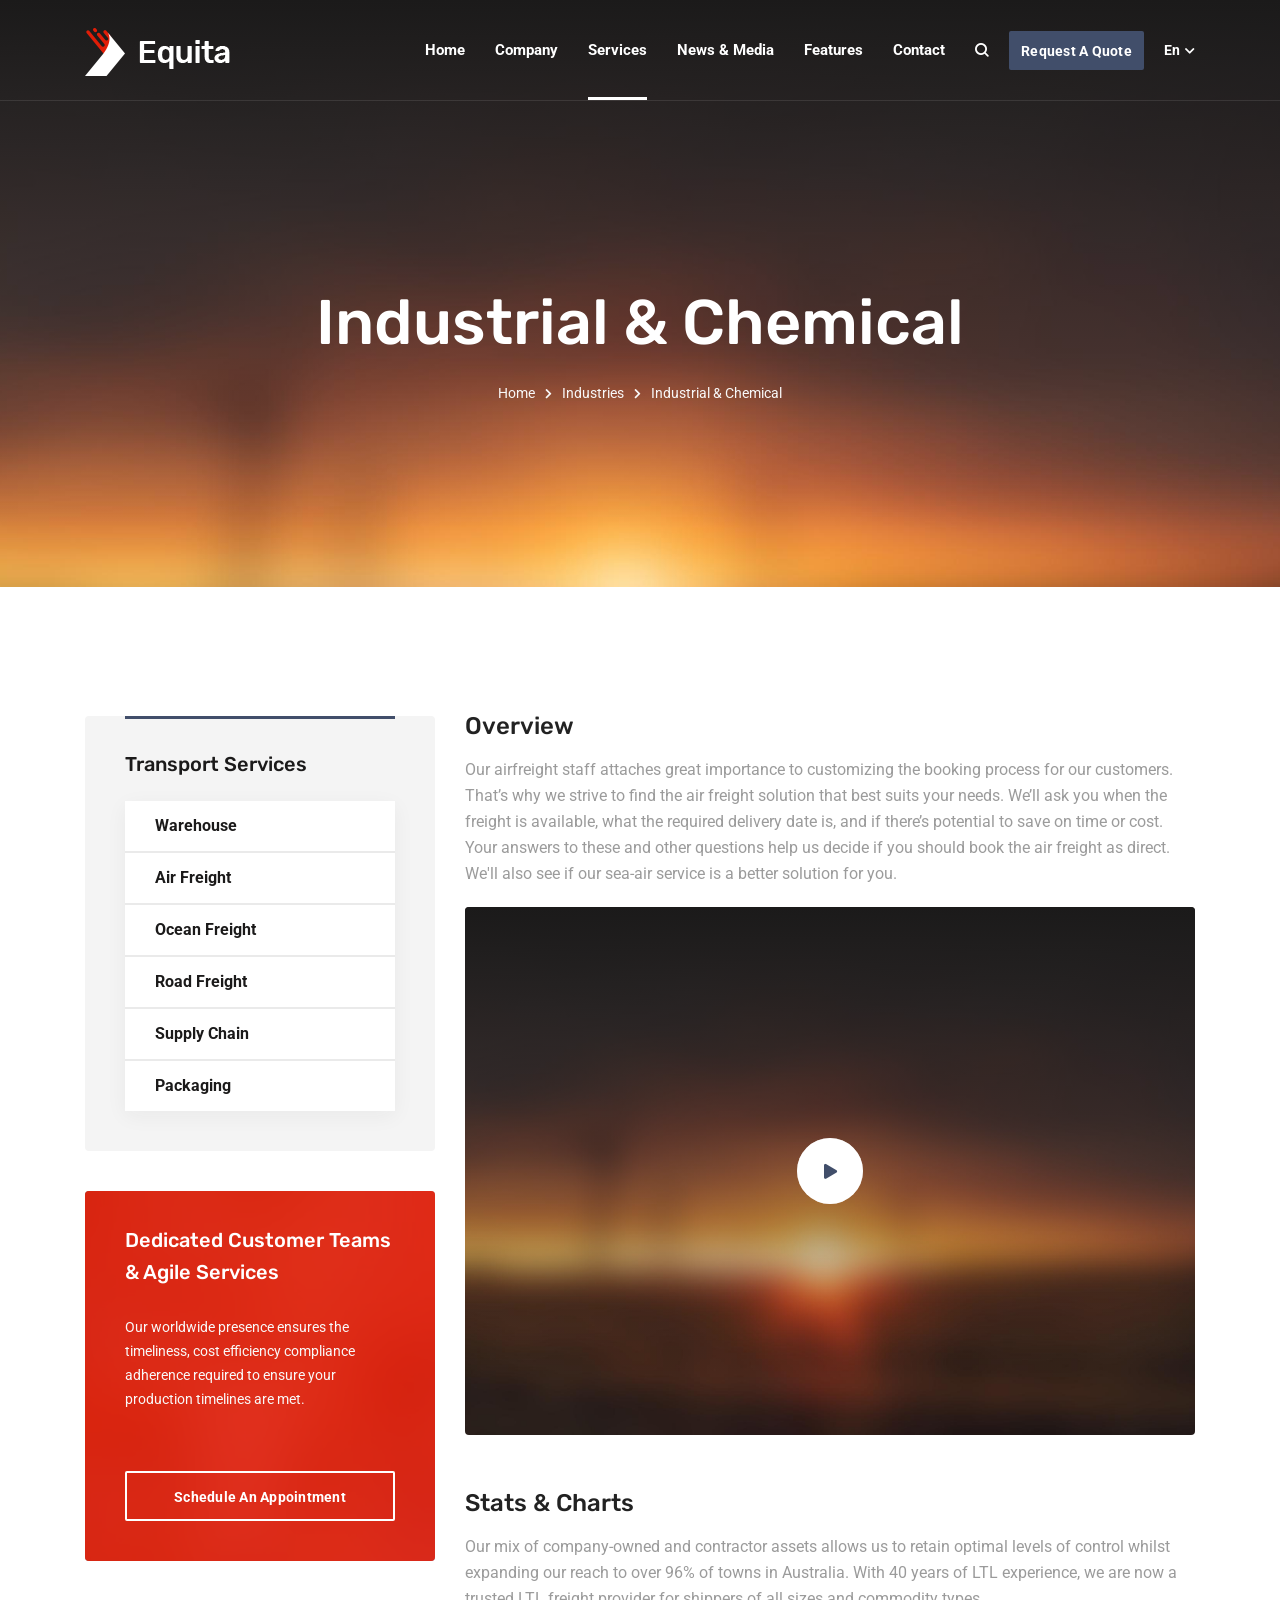
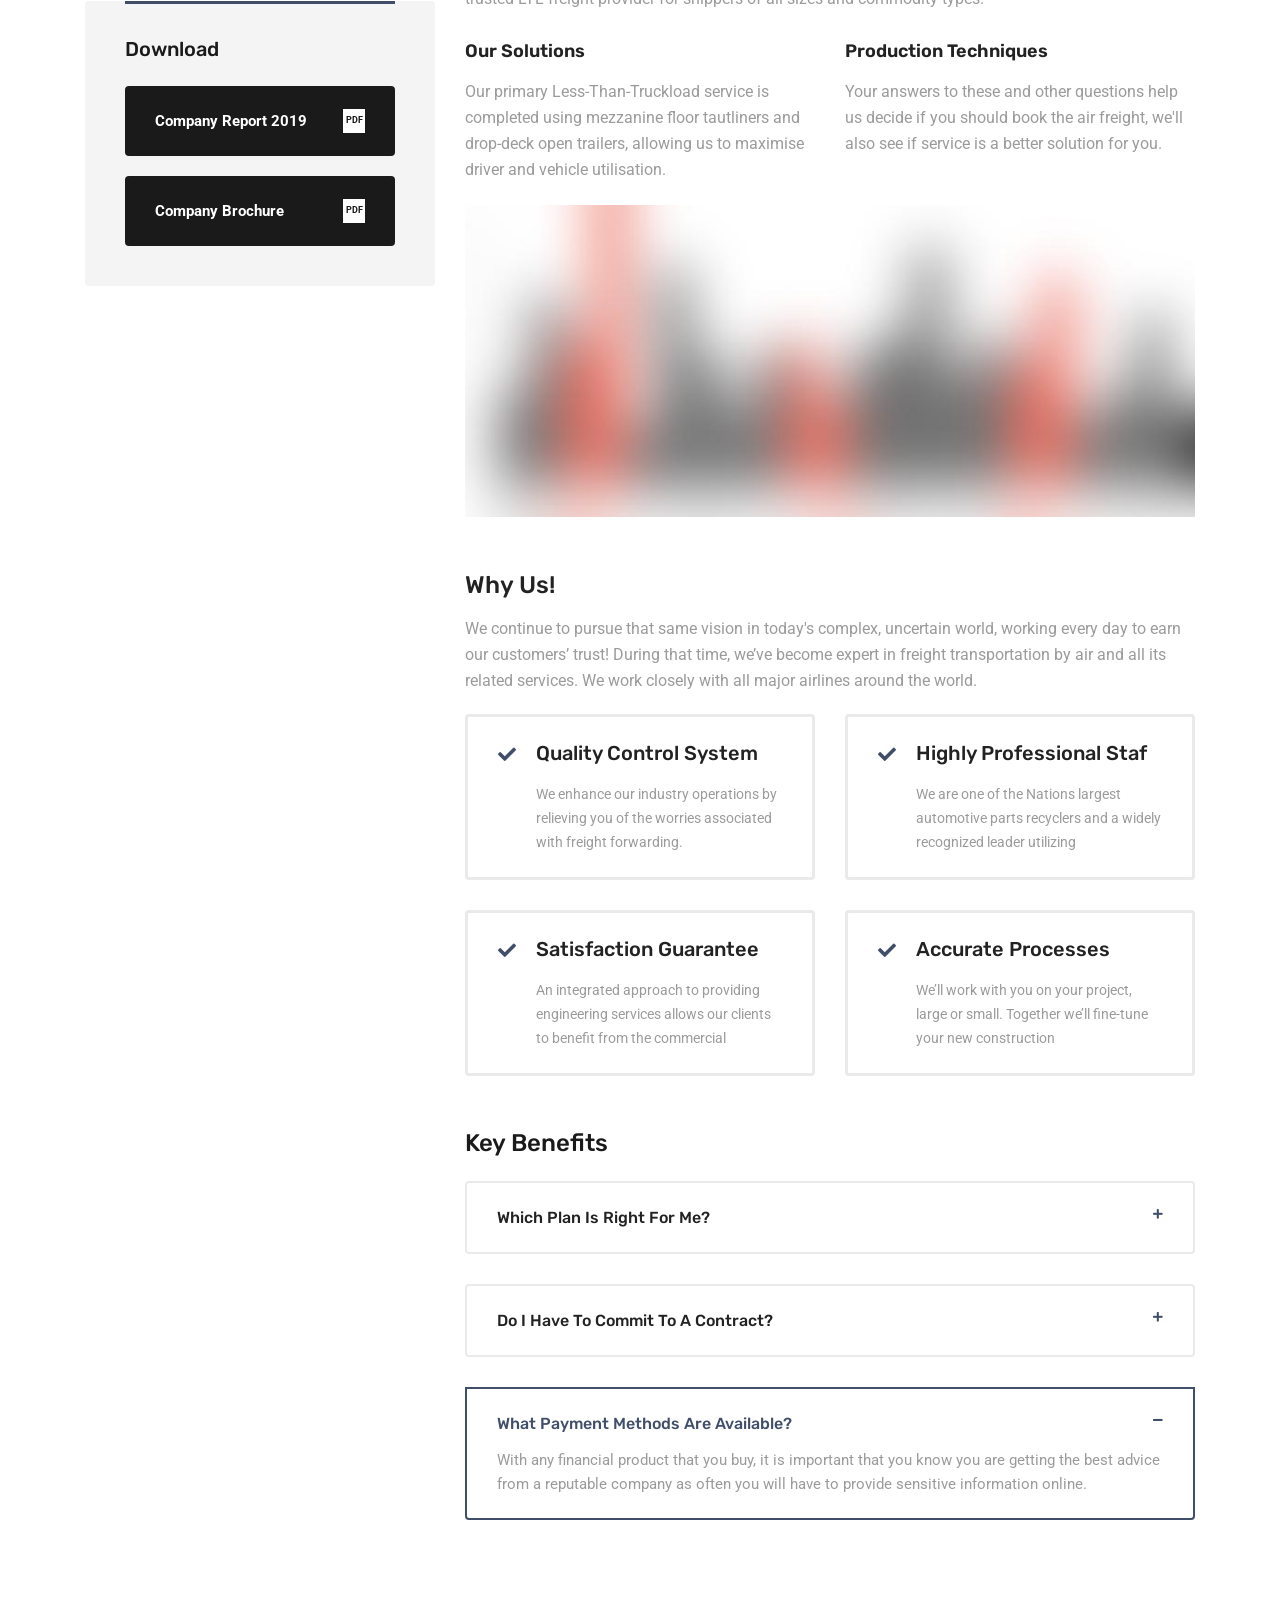
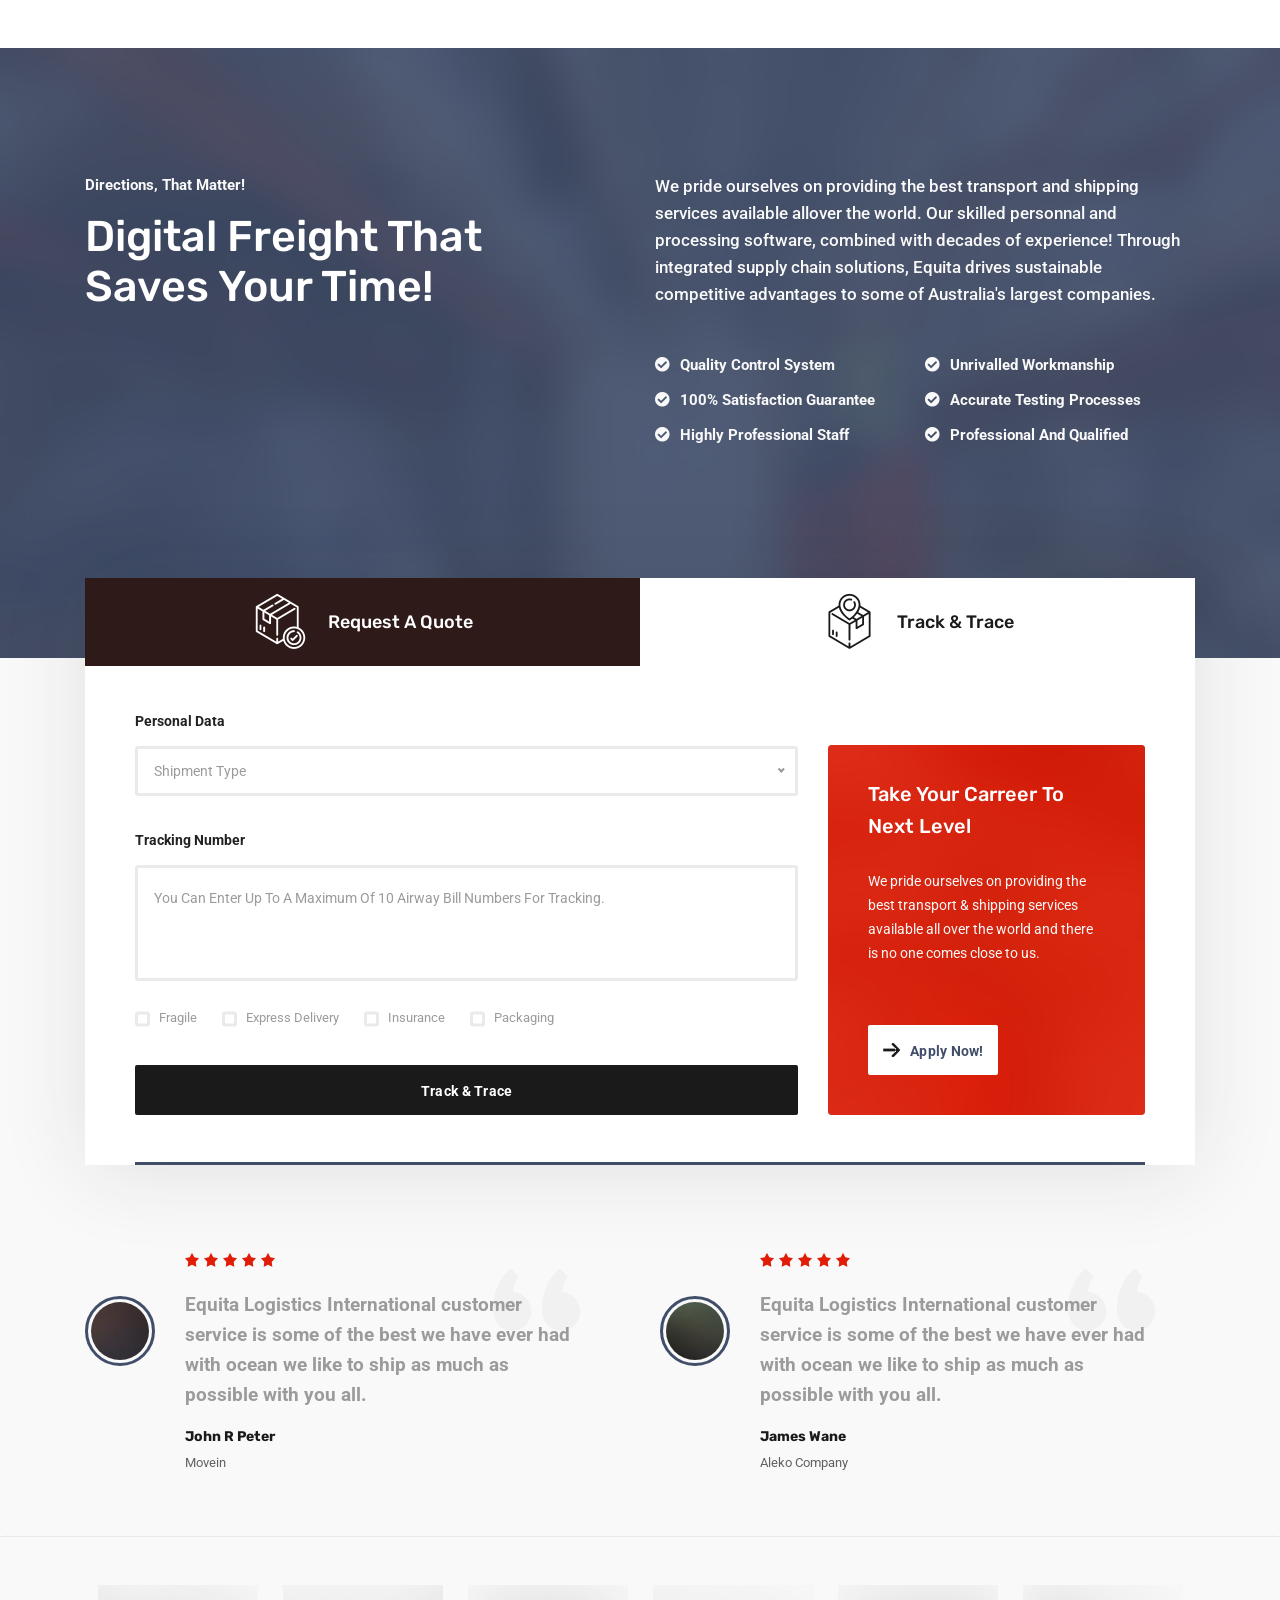
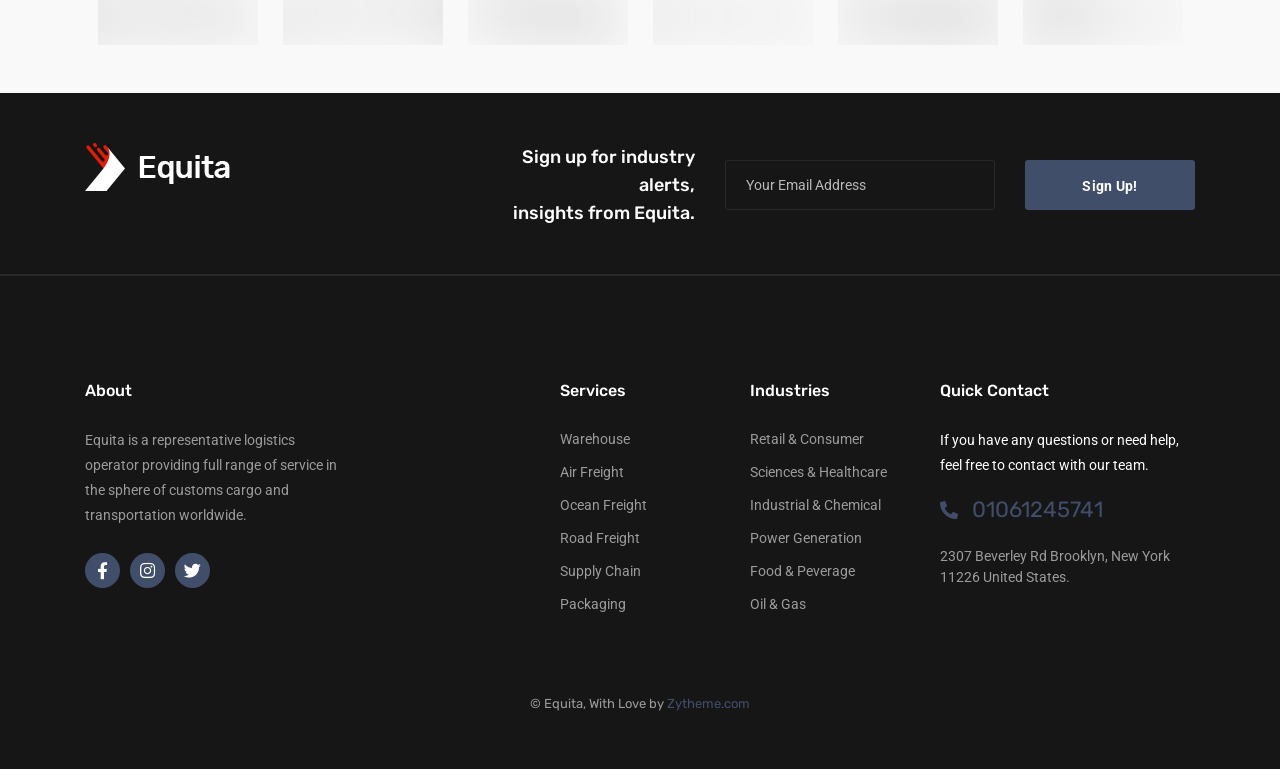
<file: industry-chemical.html>
<!DOCTYPE html>
<html dir="ltr" lang="en-US">
  <head>
    <meta charset="utf-8"/>
    <meta http-equiv="X-UA-Compatible" content="IE=edge"/>
    <meta name="author" content="Ayman Fikry"/>
    <meta name="viewport" content="width=device-width, initial-scale=1, maximum-scale=1"/>
    <meta name="description" content="Multi-purpose Business html5 template"/>
    <title>Industrial &amp; Chemical - Equita Logistics Cargo HTML5 Template</title>
    <link href="assets/images/favicon/favicon.png" rel="icon"/>
    <!--  Fonts ==
    -->
    <link rel="preconnect" href="https://fonts.gstatic.com"/>
    <link href="https://fonts.googleapis.com/css2?family=Roboto:ital,wght@0,400;0,700;1,400;1,700&amp;family=Rubik:ital,wght@0,400;0,500;0,700;1,400;1,500;1,700&amp;display=swap" rel="stylesheet"/>
    <!--  Stylesheets==
    -->
    <link href="assets/css/vendor.min.css" rel="stylesheet"/>
    <link href="assets/css/style.css" rel="stylesheet"/>
  </head>
  <body>
    <div class="preloader">
      <div class="loader-spinner">
        <div>
          <div></div>
          <div></div>
          <div></div>
          <div></div>
          <div></div>
          <div></div>
          <div></div>
          <div></div>
        </div>
      </div>
    </div>
    <!-- Document Wrapper-->
    <div class="wrapper clearfix" id="wrapperParallax">
      <!-- Start .header-1-->
      <header class="header header-1 header-transparent" id="navbar-spy">
        <nav class="navbar navbar-expand-lg  navbar-bordered navbar-sticky" id="primary-menu">
          <div class="container"><a class="navbar-brand" href="index.html"><img class="logo logo-light" src="assets/images/logo/logo-light.png" alt="Equita Logo"/><img class="logo logo-dark" src="assets/images/logo/logo-dark.png" alt="Equita Logo"/></a>
            <button class="navbar-toggler collapsed" type="button" data-toggle="collapse" data-target="#navbarContent" aria-controls="navbarContent" aria-expanded="false" aria-label="Toggle navigation"><span class="navbar-toggler-icon"></span></button>
            <!--  Collect the nav links, forms, and other content for toggling  -->
            <div class="collapse navbar-collapse" id="navbarContent">
                            <ul class="navbar-nav ml-auto">
                              <li class="nav-item has-dropdown"><a class="dropdown-toggle" href="#" data-toggle="dropdown"><span>Home</span></a>
                                              <ul class="dropdown-menu">
                                                <li class="nav-item"><a href="index.html"><span>Home main</span></a></li>
                                                <li class="nav-item"><a href="home-modern.html"><span>home modern</span></a></li>
                                                <li class="nav-item"><a href="home-classic.html"><span>home classic</span></a></li>
                                              </ul>
                              </li>
                              <li class="nav-item has-dropdown"><a class="dropdown-toggle" href="#" data-toggle="dropdown"><span>company</span></a>
                                              <ul class="dropdown-menu">
                                                <li class="nav-item"><a href="page-about.html"><span>about us</span></a></li>
                                                <li class="nav-item"><a href="page-core.html"><span>core values</span></a></li>
                                                <li class="nav-item"><a href="page-team.html"><span>leadership team</span></a></li>
                                                <li class="nav-item"><a href="page-locations.html"><span>global locations</span></a></li>
                                                <li class="nav-item"><a href="page-gallery.html"><span>our gallery</span></a></li>
                                                <li class="nav-item"><a href="page-awards.html"><span>awards &amp; recognition</span></a></li>
                                                <li class="nav-item"><a href="page-careers.html"><span>careers</span></a></li>
                                              </ul>
                              </li>
                              <li class="nav-item has-dropdown mega-dropdown active"><a class="dropdown-toggle" href="#" data-toggle="dropdown"><span>services</span></a>
                                <ul class="dropdown-menu">
                                  <li>
                                    <div class="row">
                                                    <div class="col col-md-6">
                                                      <h5 class="menu-head">transport services</h5>
                                                      <ul>
                                                                      <li class="nav-item"><a href="service-warehouse.html"><span>warehousing</span></a></li>
                                                                      <li class="nav-item"><a href="service-air-freight.html"><span>air freight</span></a></li>
                                                                      <li class="nav-item"><a href="service-ocean-freight.html"><span>ocean freight</span></a></li>
                                                                      <li class="nav-item"><a href="service-road-freight.html"><span>road freight</span></a></li>
                                                                      <li class="nav-item"><a href="service-supply.html"><span>supply chain</span></a></li>
                                                                      <li class="nav-item"><a href="service-packaging.html"><span>packaging</span></a></li>
                                                      </ul>
                                                    </div>
                                                    <div class="col col-md-6">
                                                      <h5 class="menu-head">industry solutions</h5>
                                                      <ul>
                                                                      <li class="nav-item"><a href="industry-retail.html"><span>retail &amp; consumer</span></a></li>
                                                                      <li class="nav-item"><a href="industry-science.html"><span>sciences &amp; healthcare</span></a></li>
                                                                      <li class="nav-item current"><a href="industry-chemical.html"><span>industrial &amp; chemical</span></a></li>
                                                                      <li class="nav-item"><a href="industry-power.html"><span>power generation</span></a></li>
                                                                      <li class="nav-item"><a href="industry-food.html"><span>food &amp; beverage</span></a></li>
                                                                      <li class="nav-item"><a href="industry-oil.html"><span>oil &amp; gas</span></a></li>
                                                      </ul>
                                                    </div>
                                    </div>
                                  </li>
                                </ul>
                              </li>
                              <li class="nav-item has-dropdown"><a class="dropdown-toggle" href="#" data-toggle="dropdown"><span>news &amp; media</span></a>
                                              <ul class="dropdown-menu">
                                                <li class="nav-item"><a href="blog-grid-fullwidth.html"><span>our blog</span></a></li>
                                                <li class="nav-item"><a href="blog-single-sidebar.html"><span>single blog post</span></a></li>
                                                <li class="nav-item"><a href="page-our-services.html"><span>our services</span></a></li>
                                                <li class="nav-item"><a href="case-studies-grid.html"><span>case studies grid</span></a></li>
                                                <li class="nav-item"><a href="case-studies-standard.html"><span>case studies standard</span></a></li>
                                                <li class="nav-item"><a href="case-study-single.html"><span>single case study</span></a></li>
                                              </ul>
                              </li>
                              <li class="nav-item has-dropdown"><a class="dropdown-toggle" href="#" data-toggle="dropdown"><span>features</span></a>
                                              <ul class="dropdown-menu">
                                                <li class="nav-item"><a href="request-quote.html"><span>request a quote</span></a></li>
                                                <li class="nav-item"><a href="track-shipment.html"><span>track &amp; trace</span></a></li>
                                                <li class="nav-item"><a href="find-location.html"><span>find a location</span></a></li>
                                                <li class="nav-item"><a href="faqs.html"><span>help &amp; fAQs</span></a></li>
                                              </ul>
                              </li>
                              <li class="nav-item"><a href="contact.html"><span>contact</span></a></li>
                            </ul>
              <div class="module-container">
                <!--  Start Module Search  -->
                <div class="module module-search float-left">
                  <div class="module-icon search-icon"><i class="icon-search"></i><span class="title">search</span></div>
                  <div class="module-content module-fullscreen module-search-box">
                    <div class="pos-vertical-center">
                      <div class="container">
                        <div class="row">
                          <div class="col-sm-12 col-md-12 col-lg-8 offset-lg-2">
                            <form class="form-search">
                              <input class="form-control" type="text" placeholder="type words then enter"/>
                              <button></button>
                            </form>
                            <!-- End .form-search -->
                          </div>
                          <!-- End .col-lg-8 -->
                        </div>
                        <!--  End .row-->
                      </div>
                      <!--  End .container-->
                    </div><a class="module-cancel" href="javascript:void(0)"><i class="fas fa-times"></i></a>
                  </div>
                </div>
                <!--  End .module-search-->
                <!-- Start .module-contact-->
                <div class="module-contact"><a class="btn btn--primary" href="javascript:void(0)">request a quote</a></div>
                <!-- Start .module-language-->
                <div class="module module-language">
                  <div class="selected"><span>en </span><i class="fas fa-chevron-down"></i></div>
                  <div class="lang-list">
                    <ul> 
                      <li> <a href="javascript:void(0)">english</a></li>
                      <li> <a href="javascript:void(0)">arabic</a></li>
                    </ul>
                  </div>
                </div>
              </div>
              <!-- End .module-container -->
            </div>
            <!--  End .navbar-collapse  -->
          </div>
          <!-- End .container-->
        </nav>
      </header>
      <!-- Start #page-title-->
      <section class="page-title page-title-3 bg-overlay bg-overlay-dark bg-parallax" id="page-title">
        <div class="bg-section"><img src="assets/images/page-titles/6.jpg" alt="Background"/></div>
        <div class="container">
          <div class="row">
            <div class="col-12 col-lg-10 offset-lg-1">
              <div class="title text-center">
                <div class="title-heading">
                  <h1>industrial &amp; chemical</h1>
                </div>
                <div class="clearfix"></div>
                <ol class="breadcrumb justify-content-center">
                  <li class="breadcrumb-item"><a href="index.html">Home</a></li>
                  <li class="breadcrumb-item"><a href="">industries</a></li>
                  <li class="breadcrumb-item active" aria-current="page">Industrial &amp; Chemical</li>
                </ol>
              </div>
              <!-- End .title -->
            </div>
            <!-- End .col-lg-8 -->
          </div>
          <!-- End .row-->
        </div>
        <!-- End .container-->
      </section>
      <!-- End #page-title-->
      <!--
      ============================
      Industry Single Section
      ============================
      -->
      <section class="industry-single case-study case-study-2" id="industry-single">
        <div class="container">
          <div class="row">
            <!-- 
            ============================
            Sidebar Area
            ============================
            -->
            <div class="col-sm-12 col-md-12 col-lg-4 order-2 order-lg-0">
              <div class="sidebar sidebar-case-study">
                <!-- Start .widget-categories-->
                <div class="widget widget-categories">
                  <div class="widget-title">
                    <h5>transport services</h5>
                  </div>
                  <div class="widget-content">
                    <ul class="list-unstyled">
                      <li><a href="javascript:void(0)">warehouse</a></li>
                      <li><a href="javascript:void(0)">air freight</a></li>
                      <li><a href="javascript:void(0)">ocean freight</a></li>
                      <li><a href="javascript:void(0)">road freight</a></li>
                      <li><a href="javascript:void(0)">supply chain</a></li>
                      <li><a href="javascript:void(0)">packaging</a></li>
                    </ul>
                  </div>
                </div>
                <!-- End .widget-categories -->
                <!-- Start .widget-reservation-->
                <div class="widget widget-reservation"><img src="assets/images/blog/sidebar/reservation.jpg" alt="Background Image"/>
                  <div class="widget-content">
                    <h5>Dedicated Customer Teams &  Agile Services</h5>
                    <p>Our worldwide presence ensures the timeliness, cost efficiency compliance adherence required to ensure your production timelines are met.</p><a class="btn btn--transparent btn--inverse btn--block" href="javascript:void(0)">Schedule An Appointment</a>
                  </div>
                </div>
                <!-- End .widget-reservation-->
                <!-- Start .widget-download-->
                <div class="widget widget-download">
                  <div class="widget-title">
                    <h5>download</h5>
                  </div>
                  <div class="widget-content">
                    <ul class="list-unstyled">
                      <li><a href="javascript:void(0)"> <span>company report 2019</span><span class="icon">pdf</span></a></li>
                      <li><a href="javascript:void(0)"> <span>company brochure</span><span class="icon">pdf</span></a></li>
                    </ul>
                  </div>
                </div>
                <!-- End .widget-download-->
              </div>
            </div>
            <!-- End .col-lg-4 -->
            <div class="col-sm-12 col-md-12 col-lg-8">
              <!-- Start .case-study-entry-->
              <div class="case-study-entry">
                <div class="entry-content">
                  <div class="entry-bio">
                    <h5>overview</h5>
                    <p>Our airfreight staff attaches great importance to customizing the booking process for our customers. That’s why we strive to find the air freight solution that best suits your needs. We’ll ask you when the freight is available, what the required delivery date is, and if there’s potential to save on time or cost. Your answers to these and other questions help us decide if you should book the air freight as direct. We'll also see if our sea-air service is a better solution for you.</p>
                  </div>
                  <div class="video video-2 bg-overlay bg-overlay-dark" id="video1">
                    <div class="bg-section"><img src="assets/images/video/3.jpg" alt="background"/></div>
                    <div class="player"><a class="popup-video" href="https://www.youtube.com/watch?v=7e90gBu4pas"> <i class="fas fa-play"></i></a></div>
                  </div>
                  <div class="entry-bio entry-bio-4">
                    <h5>stats &amp; charts </h5>
                    <div class="row">
                      <div class="col-12">
                        <p class="top">Our mix of company-owned and contractor assets allows us to retain optimal levels of control whilst expanding our reach to over 96% of towns in Australia. With 40 years of LTL experience, we are now a trusted LTL freight provider for shippers of all sizes and commodity types.</p>
                      </div>
                      <div class="col-12 col-lg-6"> 
                        <h6>our solutions </h6>
                        <p>Our primary Less-Than-Truckload service is completed using mezzanine floor tautliners and drop-deck open trailers, allowing us to maximise driver and vehicle utilisation.</p>
                      </div>
                      <div class="col-12 col-lg-6"> 
                        <h6>production techniques</h6>
                        <p>Your answers to these and other questions help us decide if you should book the air freight, we'll also see if service is a better solution for you.</p>
                      </div>
                    </div>
                  </div><img class="entry-chart entry-chart-2" src="assets/images/chart/Chart-Card.jpg" alt="Chart-Img"/>
                  <div class="entry-why">
                    <div class="entry-bio">
                      <h5>why us!</h5>
                      <p>We continue to pursue that same vision in today's complex, uncertain world, working every day to earn our customers’ trust! During that time, we’ve become expert in freight transportation by air and all its related services. We work closely with all major airlines around the world.</p>
                    </div>
                    <div class="row"> 
                      <div class="col-12 col-lg-6">
                        <div class="entry-bio entry-topic"> <i class="fas fa-check"></i>
                          <div class="entry-topic-body">
                            <h5>Quality Control System</h5>
                            <p>We enhance our industry operations by relieving you of the worries associated with freight forwarding.</p>
                          </div>
                        </div>
                      </div>
                      <div class="col-12 col-lg-6">
                        <div class="entry-bio entry-topic"> <i class="fas fa-check"></i>
                          <div class="entry-topic-body">
                            <h5>Highly Professional Staf</h5>
                            <p>We are one of the Nations largest automotive parts recyclers and a widely recognized leader utilizing  </p>
                          </div>
                        </div>
                      </div>
                      <div class="col-12 col-lg-6">
                        <div class="entry-bio entry-topic"> <i class="fas fa-check"></i>
                          <div class="entry-topic-body">
                            <h5>Satisfaction Guarantee</h5>
                            <p>An integrated approach to providing engineering services allows our clients to benefit from the commercial</p>
                          </div>
                        </div>
                      </div>
                      <div class="col-12 col-lg-6">
                        <div class="entry-bio entry-topic"> <i class="fas fa-check"></i>
                          <div class="entry-topic-body">
                            <h5>Accurate Processes</h5>
                            <p>We’ll work with you on your project, large or small. Together we’ll fine-tune your new construction</p>
                          </div>
                        </div>
                      </div>
                    </div>
                  </div>
                  <div class="accordion accordion-2" id="accordion01">
                    <div class="heading"> 
                      <h4 class="heading-title">key benefits</h4>
                    </div>
                    <div class="card">
                      <div class="card-heading"><a class="card-link collapsed" data-toggle="collapse" data-parent="#accordion01" href="#collapse01-1">Which Plan Is Right For Me? </a></div>
                      <div class="collapse" id="collapse01-1" data-parent="#accordion01">
                        <div class="card-body">With any financial product that you buy, it is important that you know you are getting the best advice from a reputable company as often you will have to provide sensitive information online.</div>
                      </div>
                    </div>
                    <div class="card">
                      <div class="card-heading"><a class="card-link collapsed" data-toggle="collapse" data-parent="#accordion01" href="#collapse01-2">Do I have to commit to a contract? </a></div>
                      <div class="collapse" id="collapse01-2" data-parent="#accordion01">
                        <div class="card-body">With any financial product that you buy, it is important that you know you are getting the best advice from a reputable company as often you will have to provide sensitive information online.</div>
                      </div>
                    </div>
                    <div class="card active-acc">
                      <div class="card-heading"><a class="card-link collapsed" data-toggle="collapse" data-parent="#accordion01" href="#collapse01-3">What Payment Methods Are Available? </a></div>
                      <div class="collapse show" id="collapse01-3" data-parent="#accordion01">
                        <div class="card-body">With any financial product that you buy, it is important that you know you are getting the best advice from a reputable company as often you will have to provide sensitive information online.</div>
                      </div>
                    </div>
                  </div>
                </div>
              </div>
              <!-- End .case-study-entry-->
            </div>
            <!-- End .col-lg-8-->
          </div>
          <!-- End .row-->
        </div>
        <!-- End .container-->
      </section>
      <!--
      ============================
      CTA #2 Section
      ============================
      -->
      <section class="cta cta-2 bg-overlay bg-overlay-theme" id="cta-2">
        <div class="bg-section"><img src="assets/images/cta/1.jpg" alt="background"/></div>
        <div class="container">
          <div class="row">
            <div class="col-12 col-lg-5">
              <div class="heading heading-2 heading-light">
                <p class="heading-subtitle">Directions, That Matter!</p>
                <h2 class="heading-title">Digital Freight That Saves Your Time!</h2>
              </div>
            </div>
            <!--End .col-lg-6-->
            <div class="col-12 col-lg-6 offset-lg-1">
              <div class="prief-set prief-set-2">
                <p>We pride ourselves on providing the best transport and shipping services available allover the world. Our skilled personnal and processing software, combined with decades of experience! Through integrated supply chain solutions, Equita drives sustainable competitive advantages to some of Australia's largest companies.</p>
                <ul class="advantages-list">
                  <li><i class="fas fa-check-circle"></i> Quality Control System</li>
                  <li><i class="fas fa-check-circle"></i> Unrivalled workmanship</li>
                  <li><i class="fas fa-check-circle"></i> 100% Satisfaction Guarantee</li>
                  <li><i class="fas fa-check-circle"></i> Accurate Testing Processes</li>
                  <li><i class="fas fa-check-circle"></i> Highly Professional Staff</li>
                  <li><i class="fas fa-check-circle"></i> Professional and Qualified</li>
                </ul>
              </div>
            </div>
            <!--End .col-lg-6-->
            <div class="col-12"> 
              <div class="contact-panel contact-panel-2">
                <div class="contact-types"> <a class="button quote-btn" href="javascript:void(0)" data-form="quoteFormActive"> <i class="flaticon-020-order"> </i><span>request a quote</span></a><a class="button track-btn active" href="javascript:void(0)" data-form="trackFormActive"> <i class="flaticon-009-shipping-1"> </i><span>track &amp; trace</span></a></div>
                <div class="contact-card">
                  <div class="contact-body trackFormActive">
                    <div class="row">
                      <div class="col-12 col-lg-8"> 
                        <form class="contactForm quote-form mb-0" method="post" action="assets/php/contact.php">
                          <h5 class="card-heading">personal data</h5>
                          <div class="row">
                            <div class="col-12 col-md-12 col-lg-4">
                              <input class="form-control" type="text" name="contact-name" placeholder="Name" required=""/>
                            </div>
                            <div class="col-12 col-md-6 col-lg-4">
                              <input class="form-control" type="text" name="contact-email" placeholder="Email" required=""/>
                            </div>
                            <div class="col-12 col-md-6 col-lg-4">
                              <input class="form-control" type="text" name="contact-phone" placeholder="Phone" required=""/>
                            </div>
                          </div>
                          <h5 class="card-heading">shipment data</h5>
                          <div class="row">
                            <div class="col-12 col-lg-4">
                              <div class="select-container">
                                <select class="form-control">
                                  <option value="default">freight type</option>
                                  <option value="AL">freight type 1</option>
                                  <option value="AK">freight type 2</option>
                                </select>
                              </div>
                            </div>
                            <div class="col-12 col-md-6 col-lg-4">
                              <input class="form-control" type="text" name="contact-city" placeholder="city of departure" required=""/>
                            </div>
                            <div class="col-12 col-md-6 col-lg-4">
                              <input class="form-control" type="text" name="contact-destination" placeholder="delivery city" required=""/>
                            </div>
                            <div class="col-12 col-lg-4">
                              <div class="select-container">
                                <select class="form-control">
                                  <option value="default">incoterms</option>
                                  <option value="AL">incoterms 1</option>
                                  <option value="AK">incoterms 2</option>
                                </select>
                              </div>
                            </div>
                            <div class="col-12 col-md-2">
                              <input class="form-control" type="text" name="contact-weight" placeholder="weight" required=""/>
                            </div>
                            <div class="col-12 col-md-2">
                              <input class="form-control" type="text" name="contact-height" placeholder="height" required=""/>
                            </div>
                            <div class="col-12 col-md-2">
                              <input class="form-control" type="text" name="contact-width" placeholder="width" required=""/>
                            </div>
                            <div class="col-12 col-md-2">
                              <input class="form-control" type="text" name="contact-length" placeholder="length" required=""/>
                            </div>
                            <div class="col-12"> 
                              <div class="custom-radio-group">
                                <div class="custom-control custom-radio custom-control-inline">
                                  <input class="custom-control-input" type="radio" id="customRadioInline1" name="customRadioInline1"/>
                                  <label for="customRadioInline1">fragile</label>
                                </div>
                                <div class="custom-control custom-radio custom-control-inline">
                                  <input class="custom-control-input" type="radio" id="customRadioInline2" name="customRadioInline1"/>
                                  <label for="customRadioInline2">express delivery</label>
                                </div>
                                <div class="custom-control custom-radio custom-control-inline">
                                  <input class="custom-control-input" type="radio" id="customRadioInline3" name="customRadioInline1"/>
                                  <label for="customRadioInline3">insurance</label>
                                </div>
                                <div class="custom-control custom-radio custom-control-inline">
                                  <input class="custom-control-input" type="radio" id="customRadioInline4" name="customRadioInline1"/>
                                  <label for="customRadioInline4">packaging</label>
                                </div>
                              </div>
                            </div>
                            <div class="col-12">
                              <input class="btn btn--secondary btn--block" type="submit" value="Request A Quote"/>
                            </div>
                            <div class="col-12">
                              <div class="contact-result"></div>
                            </div>
                          </div>
                        </form>
                        <form class="contactForm track-form mb-0" method="post" action="assets/php/contact.php">
                          <h5 class="card-heading">personal data</h5>
                          <div class="row">
                            <div class="col-12"> 
                              <div class="select-container">
                                <select class="form-control">
                                  <option value="default">shipment type</option>
                                  <option value="AL">type 1</option>
                                  <option value="AK">type 2</option>
                                </select>
                              </div>
                            </div>
                          </div>
                          <h5 class="card-heading">tracking number</h5>
                          <div class="row">
                            <div class="col-12"> 
                              <textarea class="form-control" name="contact-tracking-number" cols="30" rows="2" placeholder="You can enter up to a maximum of 10 airway bill numbers for tracking." required=""></textarea>
                            </div>
                            <div class="col-12">
                              <div class="custom-radio-group">
                                <div class="custom-control custom-radio custom-control-inline">
                                  <input class="custom-control-input" type="radio" id="customRadioInline5" name="customRadioInline1"/>
                                  <label for="customRadioInline5">fragile</label>
                                </div>
                                <div class="custom-control custom-radio custom-control-inline">
                                  <input class="custom-control-input" type="radio" id="customRadioInline6" name="customRadioInline1"/>
                                  <label for="customRadioInline6">express delivery</label>
                                </div>
                                <div class="custom-control custom-radio custom-control-inline">
                                  <input class="custom-control-input" type="radio" id="customRadioInline7" name="customRadioInline1"/>
                                  <label for="customRadioInline7">insurance</label>
                                </div>
                                <div class="custom-control custom-radio custom-control-inline">
                                  <input class="custom-control-input" type="radio" id="customRadioInline8" name="customRadioInline1"/>
                                  <label for="customRadioInline8">packaging</label>
                                </div>
                              </div>
                            </div>
                            <div class="col-12">
                              <input class="btn btn--secondary btn--block" type="submit" value="Track &amp; Trace"/>
                            </div>
                          </div>
                        </form>
                      </div>
                      <div class="col-12 col-lg-4"> 
                        <div class="apply-card widget widget-reservation"><img src="assets/images/contact/1.jpg" alt="Background Image"/>
                          <div class="widget-content">
                            <h5>take your carreer to next level</h5>
                            <p>We pride ourselves on providing the best transport & shipping services available all over the world and there is no one comes close to us. </p><a class="btn btn--white" href="javascript:void(0)"><i class="icon-arrow-right"></i>apply now!</a>
                          </div>
                        </div>
                      </div>
                    </div>
                  </div>
                  <!-- End .contact-body -->
                </div>
                <!-- End .contact-card  -->
              </div>
            </div>
            <!-- .col-lg-6-->
          </div>
          <!-- End .row-->
        </div>
        <!-- End .container-->
      </section>
      <!--
      ============================
      Testimonials #2 Section
      ============================
      -->
      <section class="testimonial testimonial-1 testimonial-2 bg-gray">
        <div class="container">
          <div class="row">
            <div class="col-12">
              <div class="carousel owl-carousel carousel-dots" data-slide="2" data-slide-rs="1" data-autoplay="false" data-nav="false" data-dots="false" data-space="40" data-loop="true" data-speed="800">
                <div class="testimonial-panel">
                  <div class="testimonial-panel-warp">
                    <div class="testimonial-icon"><i class="icon-Quote-Icon"></i></div>
                    <div class="testimonial-body">
                      <div class="testimonial-img"><img src="assets/images/testimonial/3.jpg" alt="Testimonial Author"/></div>
                      <div class="testimonial-content">
                        <div class="testimonial-rating"><i class="icon-Star-1"></i><i class="icon-Star-1"></i><i class="icon-Star-1"></i><i class="icon-Star-1"></i><i class="icon-Star-1"></i></div>
                        <p>Equita Logistics International customer service is some of the best we have ever had with ocean we like to ship as much as possible with you all.</p>
                        <div class="testimonial-meta">
                          <h4>John R Peter</h4>
                          <p>movein</p>
                        </div>
                      </div>
                    </div>
                  </div>
                </div>
                <div class="testimonial-panel">
                  <div class="testimonial-panel-warp">
                    <div class="testimonial-icon"><i class="icon-Quote-Icon"></i></div>
                    <div class="testimonial-body">
                      <div class="testimonial-img"><img src="assets/images/testimonial/4.jpg" alt="Testimonial Author"/></div>
                      <div class="testimonial-content">
                        <div class="testimonial-rating"><i class="icon-Star-1"></i><i class="icon-Star-1"></i><i class="icon-Star-1"></i><i class="icon-Star-1"></i><i class="icon-Star-1"></i></div>
                        <p>Equita Logistics International customer service is some of the best we have ever had with ocean we like to ship as much as possible with you all.</p>
                        <div class="testimonial-meta">
                          <h4>James Wane</h4>
                          <p>Aleko Company</p>
                        </div>
                      </div>
                    </div>
                  </div>
                </div>
                <div class="testimonial-panel">
                  <div class="testimonial-panel-warp">
                    <div class="testimonial-icon"><i class="icon-Quote-Icon"></i></div>
                    <div class="testimonial-body">
                      <div class="testimonial-img"><img src="assets/images/testimonial/3.jpg" alt="Testimonial Author"/></div>
                      <div class="testimonial-content">
                        <div class="testimonial-rating"><i class="icon-Star-1"></i><i class="icon-Star-1"></i><i class="icon-Star-1"></i><i class="icon-Star-1"></i><i class="icon-Star-1"></i></div>
                        <p>Equita Logistics International customer service is some of the best we have ever had with ocean we like to ship as much as possible with you all.</p>
                        <div class="testimonial-meta">
                          <h4>Marko Smith</h4>
                          <p>Aify Agency</p>
                        </div>
                      </div>
                    </div>
                  </div>
                </div>
                <div class="testimonial-panel">
                  <div class="testimonial-panel-warp">
                    <div class="testimonial-icon"><i class="icon-Quote-Icon"></i></div>
                    <div class="testimonial-body">
                      <div class="testimonial-img"><img src="assets/images/testimonial/4.jpg" alt="Testimonial Author"/></div>
                      <div class="testimonial-content">
                        <div class="testimonial-rating"><i class="icon-Star-1"></i><i class="icon-Star-1"></i><i class="icon-Star-1"></i><i class="icon-Star-1"></i><i class="icon-Star-1"></i></div>
                        <p>Equita Logistics International customer service is some of the best we have ever had with ocean we like to ship as much as possible with you all.</p>
                        <div class="testimonial-meta">
                          <h4>Marko Smith</h4>
                          <p>movein</p>
                        </div>
                      </div>
                    </div>
                  </div>
                </div>
                <div class="testimonial-panel">
                  <div class="testimonial-panel-warp">
                    <div class="testimonial-icon"><i class="icon-Quote-Icon"></i></div>
                    <div class="testimonial-body">
                      <div class="testimonial-img"><img src="assets/images/testimonial/3.jpg" alt="Testimonial Author"/></div>
                      <div class="testimonial-content">
                        <div class="testimonial-rating"><i class="icon-Star-1"></i><i class="icon-Star-1"></i><i class="icon-Star-1"></i><i class="icon-Star-1"></i><i class="icon-Star-1"></i></div>
                        <p>Equita Logistics International customer service is some of the best we have ever had with ocean we like to ship as much as possible with you all.</p>
                        <div class="testimonial-meta">
                          <h4>Marko Smith</h4>
                          <p>Aleko Company</p>
                        </div>
                      </div>
                    </div>
                  </div>
                </div>
                <div class="testimonial-panel">
                  <div class="testimonial-panel-warp">
                    <div class="testimonial-icon"><i class="icon-Quote-Icon"></i></div>
                    <div class="testimonial-body">
                      <div class="testimonial-img"><img src="assets/images/testimonial/4.jpg" alt="Testimonial Author"/></div>
                      <div class="testimonial-content">
                        <div class="testimonial-rating"><i class="icon-Star-1"></i><i class="icon-Star-1"></i><i class="icon-Star-1"></i><i class="icon-Star-1"></i><i class="icon-Star-1"></i></div>
                        <p>Equita Logistics International customer service is some of the best we have ever had with ocean we like to ship as much as possible with you all.</p>
                        <div class="testimonial-meta">
                          <h4>Marko Smith</h4>
                          <p>Aify Agency</p>
                        </div>
                      </div>
                    </div>
                  </div>
                </div>
              </div>
            </div>
          </div>
          <!-- End .row-->
        </div>
        <!-- End .container-->
      </section>
      <hr/>
      <!--
      ============================
      Clients #1 Section
      ============================
      -->
      <section class="clients clients-carousel clients-1 bg-gray" id="clients-1">
        <div class="container">
          <div class="row">
            <div class="col-12">
              <div class="carousel owl-carousel" data-slide="6" data-slide-rs="2" data-autoplay="true" data-nav="false" data-dots="false" data-space="0" data-loop="true" data-speed="3000">
                <div class="client"><img src="assets/images/clients/1.png" alt="client"/></div>
                <div class="client"><img src="assets/images/clients/2.png" alt="client"/></div>
                <div class="client"><img src="assets/images/clients/3.png" alt="client"/></div>
                <div class="client"><img src="assets/images/clients/4.png" alt="client"/></div>
                <div class="client"><img src="assets/images/clients/5.png" alt="client"/></div>
                <div class="client"><img src="assets/images/clients/6.png" alt="client"/></div>
              </div>
            </div>
          </div>
          <!-- End .row-->
        </div>
        <!-- End .container-->
      </section>
      <!--
      ============================
      Footer #1
      ============================
      -->
      <footer class="footer footer-1">
        <div class="footer-top"> 
          <div class="container"> 
            <div class="row"> 
              <div class="col-12 col-lg-3 col-xl-4">
                <div class="footer-logo"><img class="footer-logo" src="assets/images/logo/logo-light.png" alt="logo"/></div>
              </div>
              <div class="col-12 col-lg-9 col-xl-8">
                <div class="widget-newsletter">
                  <div class="widget-content">
                    <p>Sign up for industry alerts,<br/>insights from Equita.</p>
                    <form class="form-newsletter mailchimp">
                      <input class="form-control" type="email" name="email" placeholder="Your Email Address"/>
                      <input class="btn btn--primary" type="submit" value="sign up!"/>
                      <div class="subscribe-alert"></div>
                    </form>
                  </div>
                </div>
              </div>
            </div>
          </div>
        </div>
        <div class="footer-center">
          <div class="container">
            <div class="row">
              <div class="col-sm-6 col-md-6 col-lg-3 footer-widget widget-about">
                <div class="footer-widget-title">
                  <h5>about</h5>
                </div>
                <div class="widget-content">
                  <p>Equita is a representative logistics operator providing full range of service in the sphere of customs cargo and transportation worldwide.</p>
                  <!-- Start .module-social-->
                  <div class="module module-social"><a class="share-facebook" href="javascript:void(0)"><i class="fab fa-facebook-f"> </i></a><a class="share-instagram" href="javascript:void(0)"><i class="fab fa-instagram"></i></a><a class="share-twitter" href="javascript:void(0)"><i class="fab fa-twitter"></i></a></div>
                  <!-- End .module-social-->
                </div>
              </div>
              <!--  End .col-lg-4 -->
              <div class="col-sm-6 col-md-6 col-lg-2 offset-lg-2 footer-widget widget-links">
                <div class="footer-widget-title">
                  <h5>services</h5>
                </div>
                <div class="widget-content">
                  <ul>
                    <li><a href="javascript:void(0)">warehouse</a></li>
                    <li><a href="javascript:void(0)">air freight</a></li>
                    <li><a href="javascript:void(0)">ocean freight</a></li>
                    <li><a href="javascript:void(0)">road freight</a></li>
                    <li><a href="javascript:void(0)">supply chain</a></li>
                    <li><a href="javascript:void(0)">packaging</a></li>
                  </ul>
                </div>
              </div>
              <!--  End .col-lg-2-->
              <div class="col-sm-6 col-md-6 col-lg-2 footer-widget widget-links">
                <div class="footer-widget-title">
                  <h5>industries</h5>
                </div>
                <div class="widget-content">
                  <ul>
                    <li><a href="javascript:void(0)">retail & consumer</a></li>
                    <li><a href="javascript:void(0)">sciences & healthcare</a></li>
                    <li><a href="javascript:void(0)">industrial & chemical</a></li>
                    <li><a href="javascript:void(0)">power generation</a></li>
                    <li><a href="javascript:void(0)">food & peverage</a></li>
                    <li><a href="javascript:void(0)">oil & gas</a></li>
                  </ul>
                </div>
              </div>
              <!--  End .col-lg-2-->
              <div class="col-sm-6 col-md-6 col-lg-3 footer-widget widget-contact">
                <div class="footer-widget-title">
                  <h5>quick contact</h5>
                </div>
                <div class="widget-content">
                  <p>If you have any questions or need help, feel free to contact with our team.</p>
                  <ul> 
                    <li class="phone"><a href="tel:+01061245741"><i class="fas fa-phone-alt"></i> 01061245741</a></li>
                    <li class="address"><a href="javascript:void(0)">2307 Beverley Rd Brooklyn, New York 11226 United States.</a></li>
                  </ul>
                </div>
              </div>
              <!--  End .col-lg-2-->
            </div>
            <div class="clearfix"></div>
          </div>
          <!--  End .container-->
        </div>
        <!--  End .footer-center-->
        <div class="footer-bottom">
          <div class="row">
            <div class="col-md-12 col-md-12 text--center footer-copyright">
              <div class="copyright"><span>&copy; Equita, With Love by</span><a href="https://1.envato.market/kP9BV"> Zytheme.com</a></div>
            </div>
          </div>
          <!--  End .row-->
        </div>
        <!--  End .footer-bottom-->
      </footer>
      <div class="backtop" id="back-to-top"><i class="fas fa-chevron-up"></i></div>
    </div>
    <!--  Footer Scripts==
    -->
    <script src="assets/js/vendor/jquery-3.4.1.min.js"></script>
    <script src="assets/js/vendor.min.js"></script>
    <script src="assets/js/functions.js"></script>
  </body>
</html>
</file>
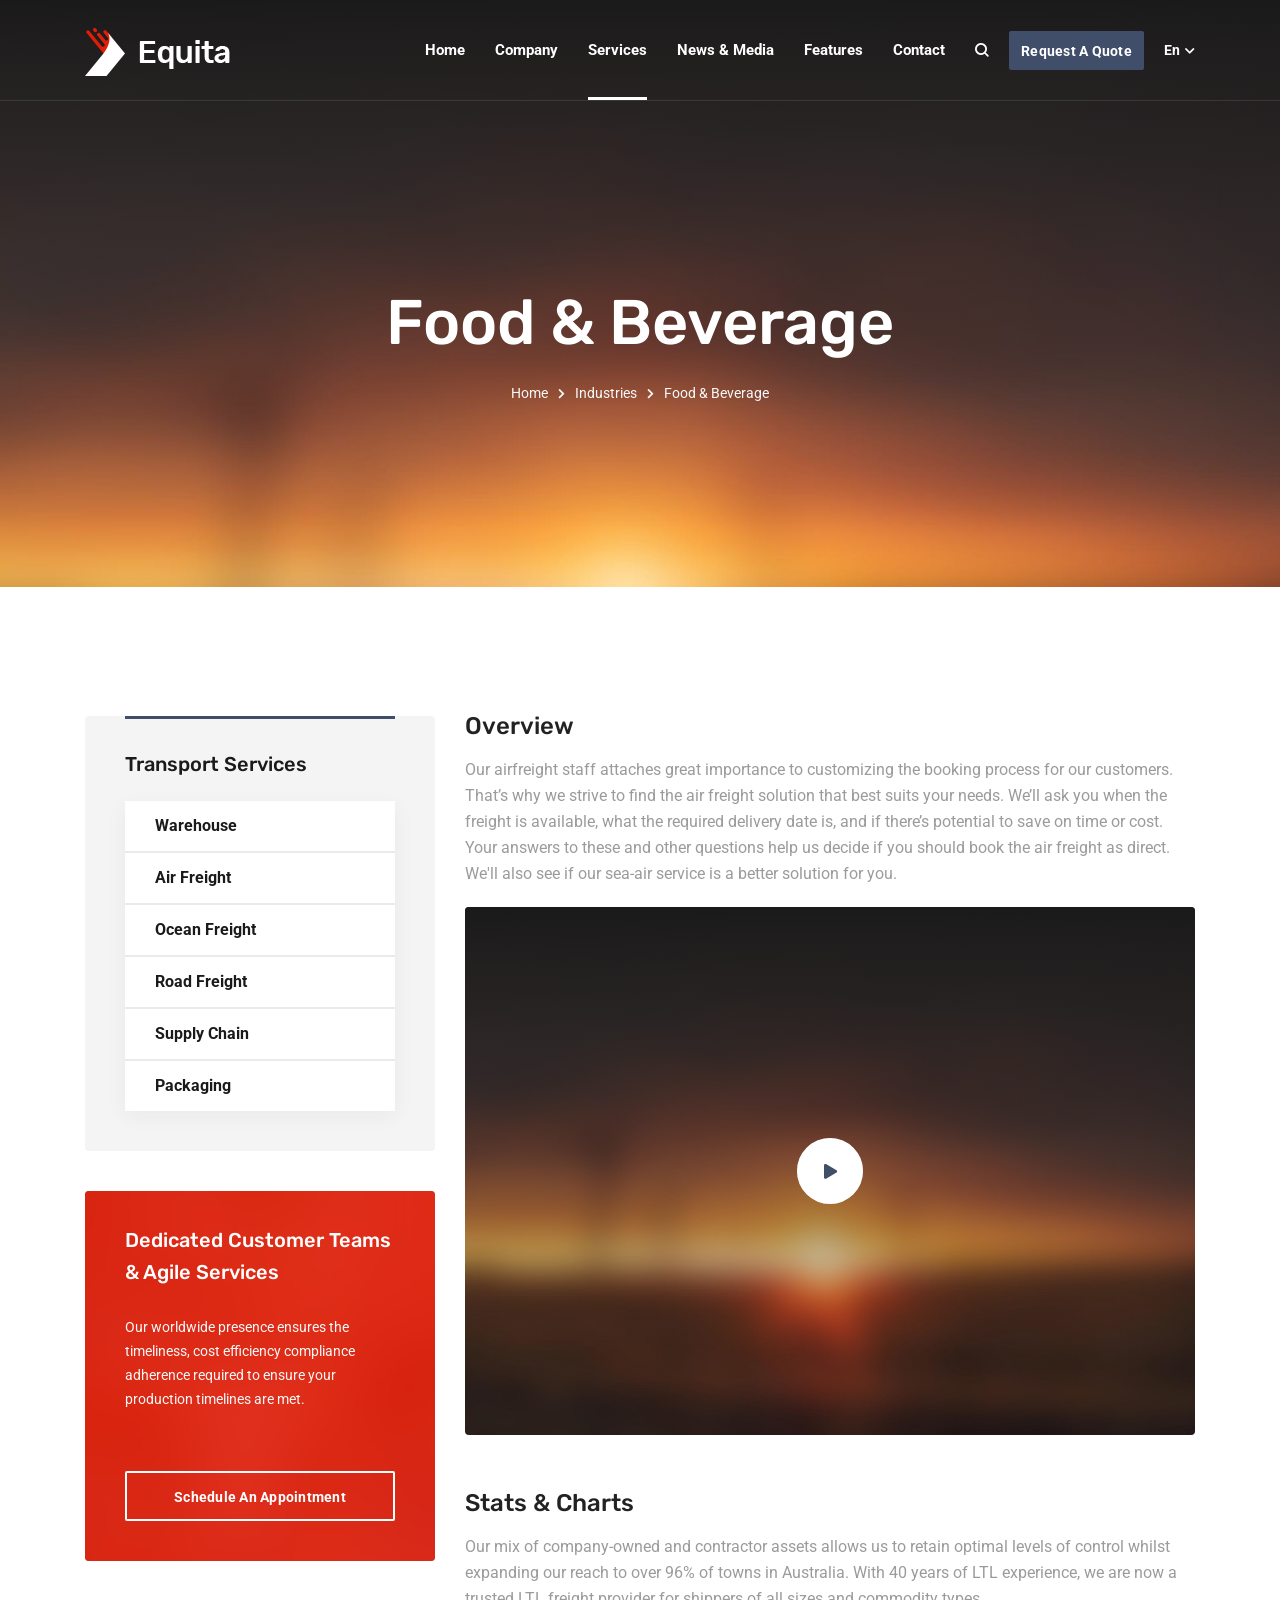
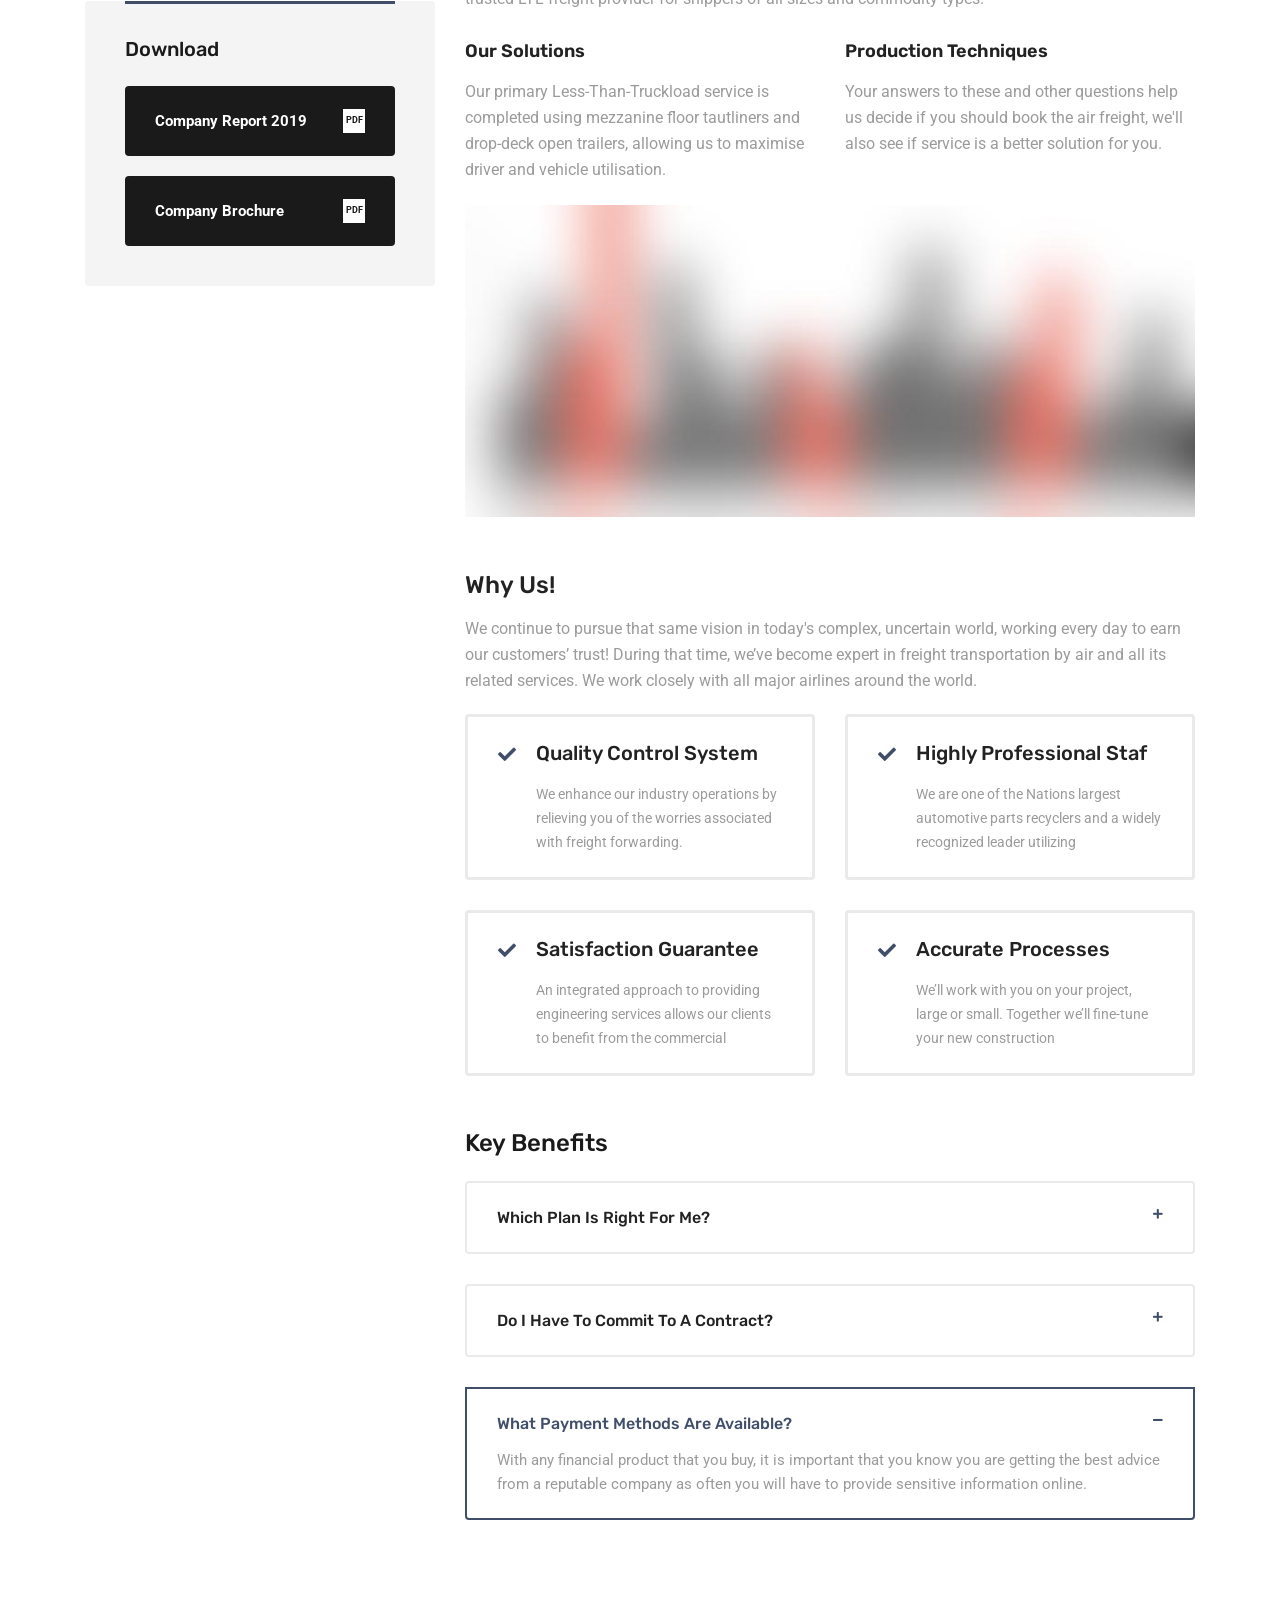
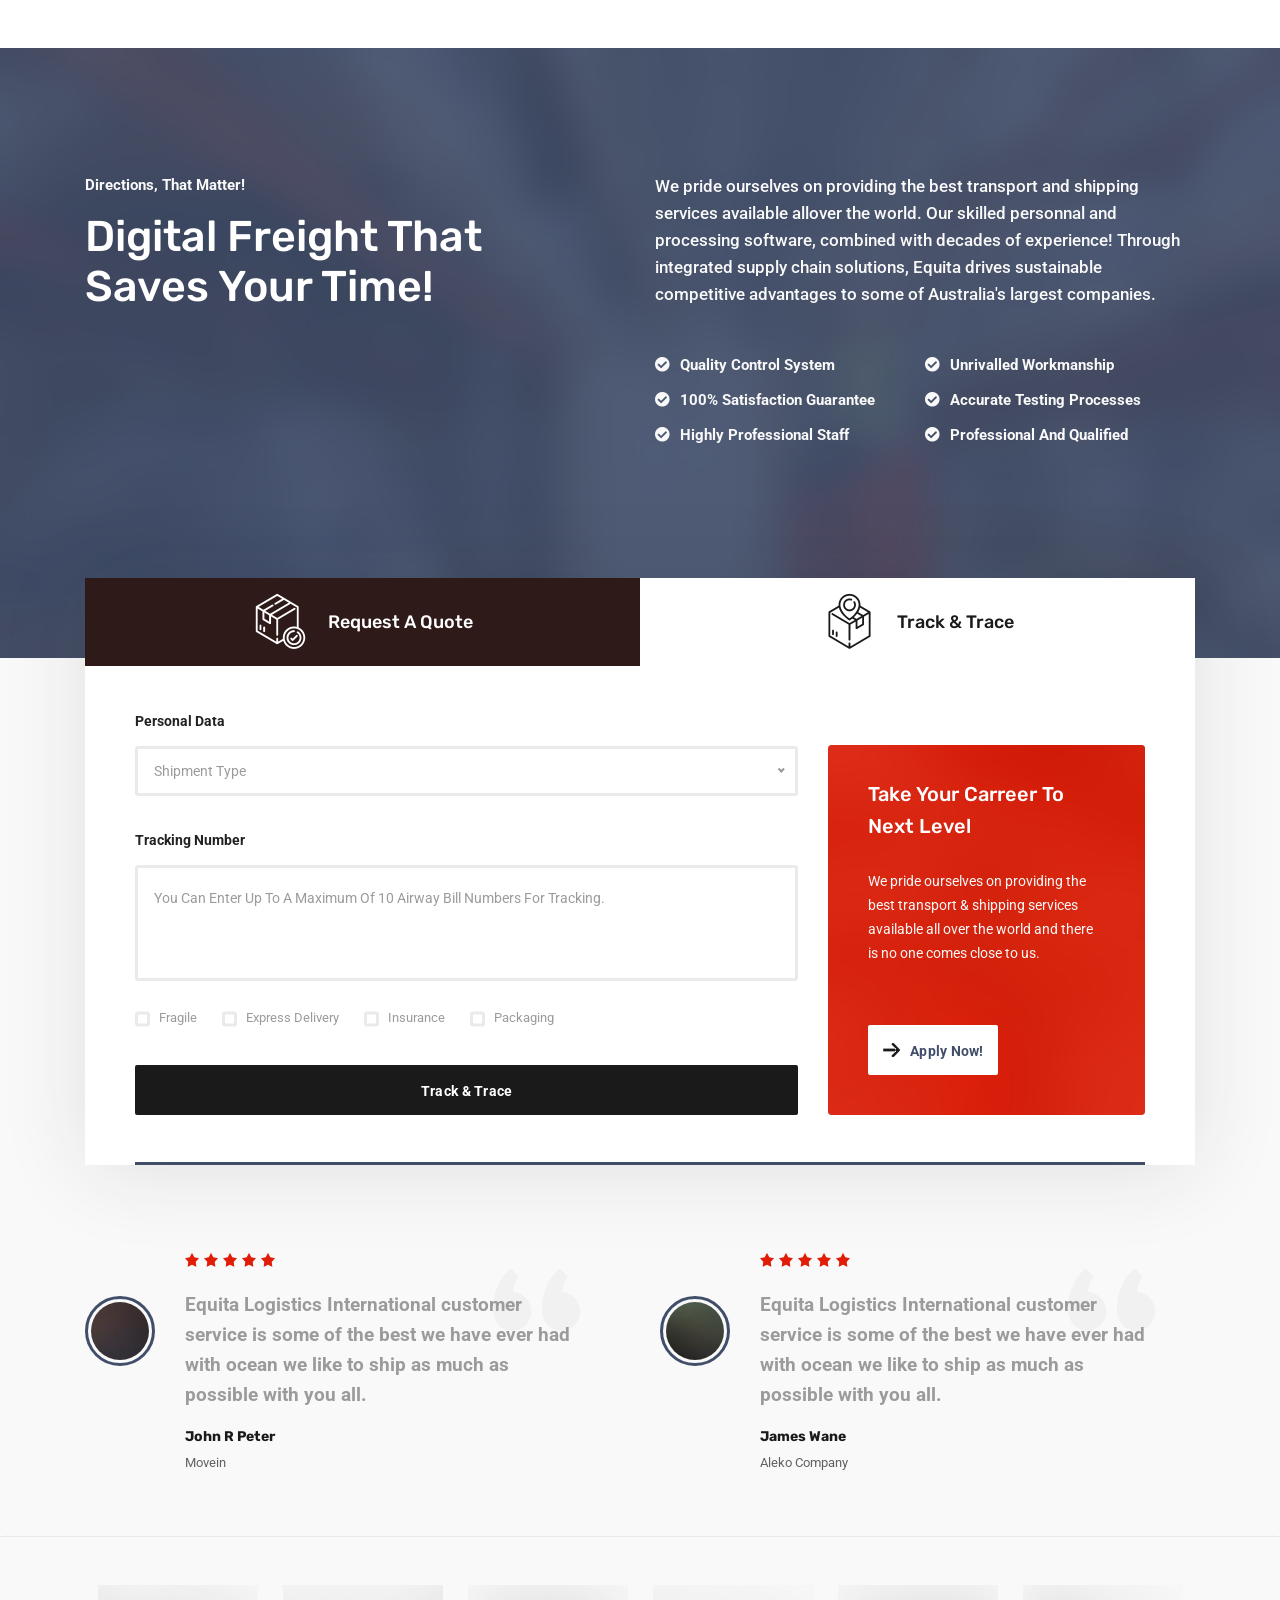
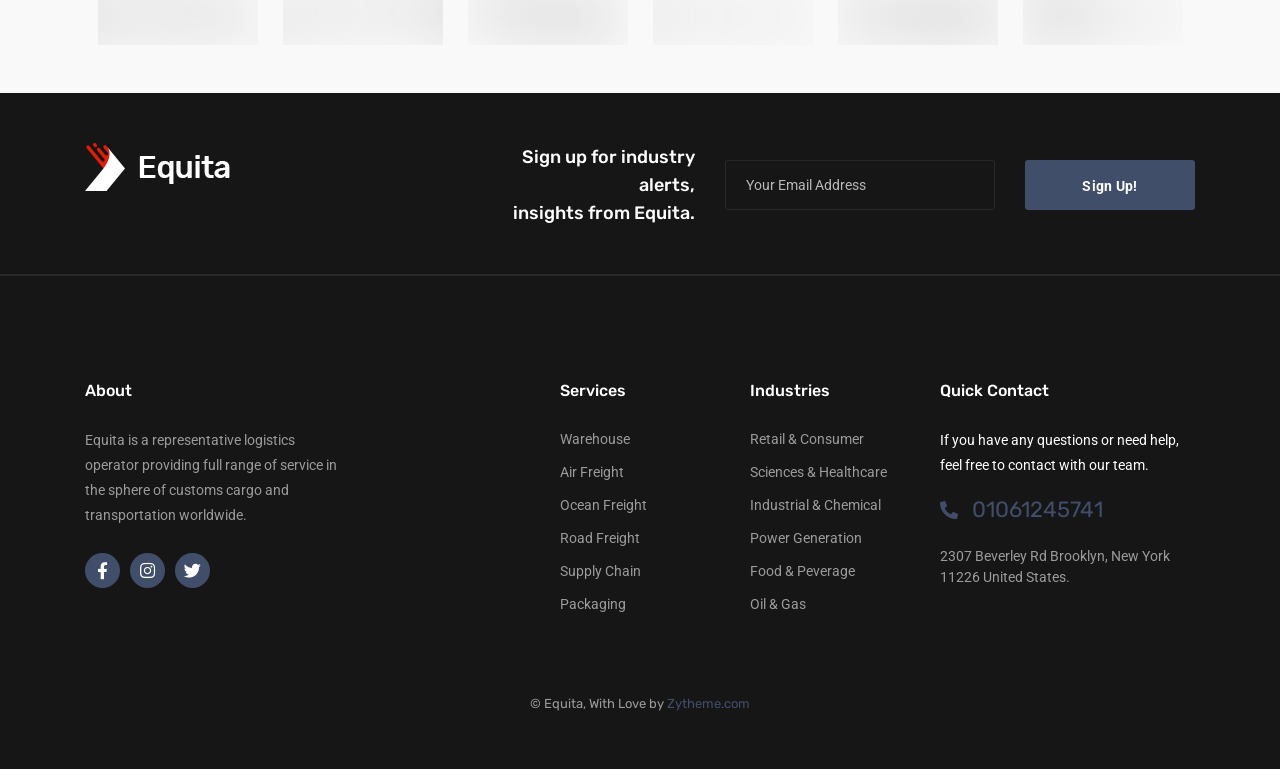
<file: industry-food.html>
<!DOCTYPE html>
<html dir="ltr" lang="en-US">
  <head>
    <meta charset="utf-8"/>
    <meta http-equiv="X-UA-Compatible" content="IE=edge"/>
    <meta name="author" content="Ayman Fikry"/>
    <meta name="viewport" content="width=device-width, initial-scale=1, maximum-scale=1"/>
    <meta name="description" content="Multi-purpose Business html5 template"/>
    <title>Food &amp; Beverage - Equita Logistics Cargo HTML5 Template</title>
    <link href="assets/images/favicon/favicon.png" rel="icon"/>
    <!--  Fonts ==
    -->
    <link rel="preconnect" href="https://fonts.gstatic.com"/>
    <link href="https://fonts.googleapis.com/css2?family=Roboto:ital,wght@0,400;0,700;1,400;1,700&amp;family=Rubik:ital,wght@0,400;0,500;0,700;1,400;1,500;1,700&amp;display=swap" rel="stylesheet"/>
    <!--  Stylesheets==
    -->
    <link href="assets/css/vendor.min.css" rel="stylesheet"/>
    <link href="assets/css/style.css" rel="stylesheet"/>
  </head>
  <body>
    <div class="preloader">
      <div class="loader-spinner">
        <div>
          <div></div>
          <div></div>
          <div></div>
          <div></div>
          <div></div>
          <div></div>
          <div></div>
          <div></div>
        </div>
      </div>
    </div>
    <!-- Document Wrapper-->
    <div class="wrapper clearfix" id="wrapperParallax">
      <!-- Start .header-1-->
      <header class="header header-1 header-transparent" id="navbar-spy">
        <nav class="navbar navbar-expand-lg  navbar-bordered navbar-sticky" id="primary-menu">
          <div class="container"><a class="navbar-brand" href="index.html"><img class="logo logo-light" src="assets/images/logo/logo-light.png" alt="Equita Logo"/><img class="logo logo-dark" src="assets/images/logo/logo-dark.png" alt="Equita Logo"/></a>
            <button class="navbar-toggler collapsed" type="button" data-toggle="collapse" data-target="#navbarContent" aria-controls="navbarContent" aria-expanded="false" aria-label="Toggle navigation"><span class="navbar-toggler-icon"></span></button>
            <!--  Collect the nav links, forms, and other content for toggling  -->
            <div class="collapse navbar-collapse" id="navbarContent">
                            <ul class="navbar-nav ml-auto">
                              <li class="nav-item has-dropdown"><a class="dropdown-toggle" href="#" data-toggle="dropdown"><span>Home</span></a>
                                              <ul class="dropdown-menu">
                                                <li class="nav-item"><a href="index.html"><span>Home main</span></a></li>
                                                <li class="nav-item"><a href="home-modern.html"><span>home modern</span></a></li>
                                                <li class="nav-item"><a href="home-classic.html"><span>home classic</span></a></li>
                                              </ul>
                              </li>
                              <li class="nav-item has-dropdown"><a class="dropdown-toggle" href="#" data-toggle="dropdown"><span>company</span></a>
                                              <ul class="dropdown-menu">
                                                <li class="nav-item"><a href="page-about.html"><span>about us</span></a></li>
                                                <li class="nav-item"><a href="page-core.html"><span>core values</span></a></li>
                                                <li class="nav-item"><a href="page-team.html"><span>leadership team</span></a></li>
                                                <li class="nav-item"><a href="page-locations.html"><span>global locations</span></a></li>
                                                <li class="nav-item"><a href="page-gallery.html"><span>our gallery</span></a></li>
                                                <li class="nav-item"><a href="page-awards.html"><span>awards &amp; recognition</span></a></li>
                                                <li class="nav-item"><a href="page-careers.html"><span>careers</span></a></li>
                                              </ul>
                              </li>
                              <li class="nav-item has-dropdown mega-dropdown active"><a class="dropdown-toggle" href="#" data-toggle="dropdown"><span>services</span></a>
                                <ul class="dropdown-menu">
                                  <li>
                                    <div class="row">
                                                    <div class="col col-md-6">
                                                      <h5 class="menu-head">transport services</h5>
                                                      <ul>
                                                                      <li class="nav-item"><a href="service-warehouse.html"><span>warehousing</span></a></li>
                                                                      <li class="nav-item"><a href="service-air-freight.html"><span>air freight</span></a></li>
                                                                      <li class="nav-item"><a href="service-ocean-freight.html"><span>ocean freight</span></a></li>
                                                                      <li class="nav-item"><a href="service-road-freight.html"><span>road freight</span></a></li>
                                                                      <li class="nav-item"><a href="service-supply.html"><span>supply chain</span></a></li>
                                                                      <li class="nav-item"><a href="service-packaging.html"><span>packaging</span></a></li>
                                                      </ul>
                                                    </div>
                                                    <div class="col col-md-6">
                                                      <h5 class="menu-head">industry solutions</h5>
                                                      <ul>
                                                                      <li class="nav-item"><a href="industry-retail.html"><span>retail &amp; consumer</span></a></li>
                                                                      <li class="nav-item"><a href="industry-science.html"><span>sciences &amp; healthcare</span></a></li>
                                                                      <li class="nav-item"><a href="industry-chemical.html"><span>industrial &amp; chemical</span></a></li>
                                                                      <li class="nav-item"><a href="industry-power.html"><span>power generation</span></a></li>
                                                                      <li class="nav-item current"><a href="industry-food.html"><span>food &amp; beverage</span></a></li>
                                                                      <li class="nav-item"><a href="industry-oil.html"><span>oil &amp; gas</span></a></li>
                                                      </ul>
                                                    </div>
                                    </div>
                                  </li>
                                </ul>
                              </li>
                              <li class="nav-item has-dropdown"><a class="dropdown-toggle" href="#" data-toggle="dropdown"><span>news &amp; media</span></a>
                                              <ul class="dropdown-menu">
                                                <li class="nav-item"><a href="blog-grid-fullwidth.html"><span>our blog</span></a></li>
                                                <li class="nav-item"><a href="blog-single-sidebar.html"><span>single blog post</span></a></li>
                                                <li class="nav-item"><a href="page-our-services.html"><span>our services</span></a></li>
                                                <li class="nav-item"><a href="case-studies-grid.html"><span>case studies grid</span></a></li>
                                                <li class="nav-item"><a href="case-studies-standard.html"><span>case studies standard</span></a></li>
                                                <li class="nav-item"><a href="case-study-single.html"><span>single case study</span></a></li>
                                              </ul>
                              </li>
                              <li class="nav-item has-dropdown"><a class="dropdown-toggle" href="#" data-toggle="dropdown"><span>features</span></a>
                                              <ul class="dropdown-menu">
                                                <li class="nav-item"><a href="request-quote.html"><span>request a quote</span></a></li>
                                                <li class="nav-item"><a href="track-shipment.html"><span>track &amp; trace</span></a></li>
                                                <li class="nav-item"><a href="find-location.html"><span>find a location</span></a></li>
                                                <li class="nav-item"><a href="faqs.html"><span>help &amp; fAQs</span></a></li>
                                              </ul>
                              </li>
                              <li class="nav-item"><a href="contact.html"><span>contact</span></a></li>
                            </ul>
              <div class="module-container">
                <!--  Start Module Search  -->
                <div class="module module-search float-left">
                  <div class="module-icon search-icon"><i class="icon-search"></i><span class="title">search</span></div>
                  <div class="module-content module-fullscreen module-search-box">
                    <div class="pos-vertical-center">
                      <div class="container">
                        <div class="row">
                          <div class="col-sm-12 col-md-12 col-lg-8 offset-lg-2">
                            <form class="form-search">
                              <input class="form-control" type="text" placeholder="type words then enter"/>
                              <button></button>
                            </form>
                            <!-- End .form-search -->
                          </div>
                          <!-- End .col-lg-8 -->
                        </div>
                        <!--  End .row-->
                      </div>
                      <!--  End .container-->
                    </div><a class="module-cancel" href="javascript:void(0)"><i class="fas fa-times"></i></a>
                  </div>
                </div>
                <!--  End .module-search-->
                <!-- Start .module-contact-->
                <div class="module-contact"><a class="btn btn--primary" href="javascript:void(0)">request a quote</a></div>
                <!-- Start .module-language-->
                <div class="module module-language">
                  <div class="selected"><span>en </span><i class="fas fa-chevron-down"></i></div>
                  <div class="lang-list">
                    <ul> 
                      <li> <a href="javascript:void(0)">english</a></li>
                      <li> <a href="javascript:void(0)">arabic</a></li>
                    </ul>
                  </div>
                </div>
              </div>
              <!-- End .module-container -->
            </div>
            <!--  End .navbar-collapse  -->
          </div>
          <!-- End .container-->
        </nav>
      </header>
      <!-- Start #page-title-->
      <section class="page-title page-title-3 bg-overlay bg-overlay-dark bg-parallax" id="page-title">
        <div class="bg-section"><img src="assets/images/page-titles/6.jpg" alt="Background"/></div>
        <div class="container">
          <div class="row">
            <div class="col-12 col-lg-10 offset-lg-1">
              <div class="title text-center">
                <div class="title-heading">
                  <h1>Food &amp; Beverage</h1>
                </div>
                <div class="clearfix"></div>
                <ol class="breadcrumb justify-content-center">
                  <li class="breadcrumb-item"><a href="index.html">Home</a></li>
                  <li class="breadcrumb-item"><a href="">industries</a></li>
                  <li class="breadcrumb-item active" aria-current="page">Food &amp; Beverage</li>
                </ol>
              </div>
              <!-- End .title -->
            </div>
            <!-- End .col-lg-8 -->
          </div>
          <!-- End .row-->
        </div>
        <!-- End .container-->
      </section>
      <!-- End #page-title-->
      <!--
      ============================
      Industry Single Section
      ============================
      -->
      <section class="industry-single case-study case-study-2" id="industry-single">
        <div class="container">
          <div class="row">
            <!-- 
            ============================
            Sidebar Area
            ============================
            -->
            <div class="col-sm-12 col-md-12 col-lg-4 order-2 order-lg-0">
              <div class="sidebar sidebar-case-study">
                <!-- Start .widget-categories-->
                <div class="widget widget-categories">
                  <div class="widget-title">
                    <h5>transport services</h5>
                  </div>
                  <div class="widget-content">
                    <ul class="list-unstyled">
                      <li><a href="javascript:void(0)">warehouse</a></li>
                      <li><a href="javascript:void(0)">air freight</a></li>
                      <li><a href="javascript:void(0)">ocean freight</a></li>
                      <li><a href="javascript:void(0)">road freight</a></li>
                      <li><a href="javascript:void(0)">supply chain</a></li>
                      <li><a href="javascript:void(0)">packaging</a></li>
                    </ul>
                  </div>
                </div>
                <!-- End .widget-categories -->
                <!-- Start .widget-reservation-->
                <div class="widget widget-reservation"><img src="assets/images/blog/sidebar/reservation.jpg" alt="Background Image"/>
                  <div class="widget-content">
                    <h5>Dedicated Customer Teams &  Agile Services</h5>
                    <p>Our worldwide presence ensures the timeliness, cost efficiency compliance adherence required to ensure your production timelines are met.</p><a class="btn btn--transparent btn--inverse btn--block" href="javascript:void(0)">Schedule An Appointment</a>
                  </div>
                </div>
                <!-- End .widget-reservation-->
                <!-- Start .widget-download-->
                <div class="widget widget-download">
                  <div class="widget-title">
                    <h5>download</h5>
                  </div>
                  <div class="widget-content">
                    <ul class="list-unstyled">
                      <li><a href="javascript:void(0)"> <span>company report 2019</span><span class="icon">pdf</span></a></li>
                      <li><a href="javascript:void(0)"> <span>company brochure</span><span class="icon">pdf</span></a></li>
                    </ul>
                  </div>
                </div>
                <!-- End .widget-download-->
              </div>
            </div>
            <!-- End .col-lg-4 -->
            <div class="col-sm-12 col-md-12 col-lg-8">
              <!-- Start .case-study-entry-->
              <div class="case-study-entry">
                <div class="entry-content">
                  <div class="entry-bio">
                    <h5>overview</h5>
                    <p>Our airfreight staff attaches great importance to customizing the booking process for our customers. That’s why we strive to find the air freight solution that best suits your needs. We’ll ask you when the freight is available, what the required delivery date is, and if there’s potential to save on time or cost. Your answers to these and other questions help us decide if you should book the air freight as direct. We'll also see if our sea-air service is a better solution for you.</p>
                  </div>
                  <div class="video video-2 bg-overlay bg-overlay-dark" id="video1">
                    <div class="bg-section"><img src="assets/images/video/3.jpg" alt="background"/></div>
                    <div class="player"><a class="popup-video" href="https://www.youtube.com/watch?v=7e90gBu4pas"> <i class="fas fa-play"></i></a></div>
                  </div>
                  <div class="entry-bio entry-bio-4">
                    <h5>stats &amp; charts </h5>
                    <div class="row">
                      <div class="col-12">
                        <p class="top">Our mix of company-owned and contractor assets allows us to retain optimal levels of control whilst expanding our reach to over 96% of towns in Australia. With 40 years of LTL experience, we are now a trusted LTL freight provider for shippers of all sizes and commodity types.</p>
                      </div>
                      <div class="col-12 col-lg-6"> 
                        <h6>our solutions </h6>
                        <p>Our primary Less-Than-Truckload service is completed using mezzanine floor tautliners and drop-deck open trailers, allowing us to maximise driver and vehicle utilisation.</p>
                      </div>
                      <div class="col-12 col-lg-6"> 
                        <h6>production techniques</h6>
                        <p>Your answers to these and other questions help us decide if you should book the air freight, we'll also see if service is a better solution for you.</p>
                      </div>
                    </div>
                  </div><img class="entry-chart entry-chart-2" src="assets/images/chart/Chart-Card.jpg" alt="Chart-Img"/>
                  <div class="entry-why">
                    <div class="entry-bio">
                      <h5>why us!</h5>
                      <p>We continue to pursue that same vision in today's complex, uncertain world, working every day to earn our customers’ trust! During that time, we’ve become expert in freight transportation by air and all its related services. We work closely with all major airlines around the world.</p>
                    </div>
                    <div class="row"> 
                      <div class="col-12 col-lg-6">
                        <div class="entry-bio entry-topic"> <i class="fas fa-check"></i>
                          <div class="entry-topic-body">
                            <h5>Quality Control System</h5>
                            <p>We enhance our industry operations by relieving you of the worries associated with freight forwarding.</p>
                          </div>
                        </div>
                      </div>
                      <div class="col-12 col-lg-6">
                        <div class="entry-bio entry-topic"> <i class="fas fa-check"></i>
                          <div class="entry-topic-body">
                            <h5>Highly Professional Staf</h5>
                            <p>We are one of the Nations largest automotive parts recyclers and a widely recognized leader utilizing  </p>
                          </div>
                        </div>
                      </div>
                      <div class="col-12 col-lg-6">
                        <div class="entry-bio entry-topic"> <i class="fas fa-check"></i>
                          <div class="entry-topic-body">
                            <h5>Satisfaction Guarantee</h5>
                            <p>An integrated approach to providing engineering services allows our clients to benefit from the commercial</p>
                          </div>
                        </div>
                      </div>
                      <div class="col-12 col-lg-6">
                        <div class="entry-bio entry-topic"> <i class="fas fa-check"></i>
                          <div class="entry-topic-body">
                            <h5>Accurate Processes</h5>
                            <p>We’ll work with you on your project, large or small. Together we’ll fine-tune your new construction</p>
                          </div>
                        </div>
                      </div>
                    </div>
                  </div>
                  <div class="accordion accordion-2" id="accordion01">
                    <div class="heading"> 
                      <h4 class="heading-title">key benefits</h4>
                    </div>
                    <div class="card">
                      <div class="card-heading"><a class="card-link collapsed" data-toggle="collapse" data-parent="#accordion01" href="#collapse01-1">Which Plan Is Right For Me? </a></div>
                      <div class="collapse" id="collapse01-1" data-parent="#accordion01">
                        <div class="card-body">With any financial product that you buy, it is important that you know you are getting the best advice from a reputable company as often you will have to provide sensitive information online.</div>
                      </div>
                    </div>
                    <div class="card">
                      <div class="card-heading"><a class="card-link collapsed" data-toggle="collapse" data-parent="#accordion01" href="#collapse01-2">Do I have to commit to a contract? </a></div>
                      <div class="collapse" id="collapse01-2" data-parent="#accordion01">
                        <div class="card-body">With any financial product that you buy, it is important that you know you are getting the best advice from a reputable company as often you will have to provide sensitive information online.</div>
                      </div>
                    </div>
                    <div class="card active-acc">
                      <div class="card-heading"><a class="card-link collapsed" data-toggle="collapse" data-parent="#accordion01" href="#collapse01-3">What Payment Methods Are Available? </a></div>
                      <div class="collapse show" id="collapse01-3" data-parent="#accordion01">
                        <div class="card-body">With any financial product that you buy, it is important that you know you are getting the best advice from a reputable company as often you will have to provide sensitive information online.</div>
                      </div>
                    </div>
                  </div>
                </div>
              </div>
              <!-- End .case-study-entry-->
            </div>
            <!-- End .col-lg-8-->
          </div>
          <!-- End .row-->
        </div>
        <!-- End .container-->
      </section>
      <!--
      ============================
      CTA #2 Section
      ============================
      -->
      <section class="cta cta-2 bg-overlay bg-overlay-theme" id="cta-2">
        <div class="bg-section"><img src="assets/images/cta/1.jpg" alt="background"/></div>
        <div class="container">
          <div class="row">
            <div class="col-12 col-lg-5">
              <div class="heading heading-2 heading-light">
                <p class="heading-subtitle">Directions, That Matter!</p>
                <h2 class="heading-title">Digital Freight That Saves Your Time!</h2>
              </div>
            </div>
            <!--End .col-lg-6-->
            <div class="col-12 col-lg-6 offset-lg-1">
              <div class="prief-set prief-set-2">
                <p>We pride ourselves on providing the best transport and shipping services available allover the world. Our skilled personnal and processing software, combined with decades of experience! Through integrated supply chain solutions, Equita drives sustainable competitive advantages to some of Australia's largest companies.</p>
                <ul class="advantages-list">
                  <li><i class="fas fa-check-circle"></i> Quality Control System</li>
                  <li><i class="fas fa-check-circle"></i> Unrivalled workmanship</li>
                  <li><i class="fas fa-check-circle"></i> 100% Satisfaction Guarantee</li>
                  <li><i class="fas fa-check-circle"></i> Accurate Testing Processes</li>
                  <li><i class="fas fa-check-circle"></i> Highly Professional Staff</li>
                  <li><i class="fas fa-check-circle"></i> Professional and Qualified</li>
                </ul>
              </div>
            </div>
            <!--End .col-lg-6-->
            <div class="col-12"> 
              <div class="contact-panel contact-panel-2">
                <div class="contact-types"> <a class="button quote-btn" href="javascript:void(0)" data-form="quoteFormActive"> <i class="flaticon-020-order"> </i><span>request a quote</span></a><a class="button track-btn active" href="javascript:void(0)" data-form="trackFormActive"> <i class="flaticon-009-shipping-1"> </i><span>track &amp; trace</span></a></div>
                <div class="contact-card">
                  <div class="contact-body trackFormActive">
                    <div class="row">
                      <div class="col-12 col-lg-8"> 
                        <form class="contactForm quote-form mb-0" method="post" action="assets/php/contact.php">
                          <h5 class="card-heading">personal data</h5>
                          <div class="row">
                            <div class="col-12 col-md-12 col-lg-4">
                              <input class="form-control" type="text" name="contact-name" placeholder="Name" required=""/>
                            </div>
                            <div class="col-12 col-md-6 col-lg-4">
                              <input class="form-control" type="text" name="contact-email" placeholder="Email" required=""/>
                            </div>
                            <div class="col-12 col-md-6 col-lg-4">
                              <input class="form-control" type="text" name="contact-phone" placeholder="Phone" required=""/>
                            </div>
                          </div>
                          <h5 class="card-heading">shipment data</h5>
                          <div class="row">
                            <div class="col-12 col-lg-4">
                              <div class="select-container">
                                <select class="form-control">
                                  <option value="default">freight type</option>
                                  <option value="AL">freight type 1</option>
                                  <option value="AK">freight type 2</option>
                                </select>
                              </div>
                            </div>
                            <div class="col-12 col-md-6 col-lg-4">
                              <input class="form-control" type="text" name="contact-city" placeholder="city of departure" required=""/>
                            </div>
                            <div class="col-12 col-md-6 col-lg-4">
                              <input class="form-control" type="text" name="contact-destination" placeholder="delivery city" required=""/>
                            </div>
                            <div class="col-12 col-lg-4">
                              <div class="select-container">
                                <select class="form-control">
                                  <option value="default">incoterms</option>
                                  <option value="AL">incoterms 1</option>
                                  <option value="AK">incoterms 2</option>
                                </select>
                              </div>
                            </div>
                            <div class="col-12 col-md-2">
                              <input class="form-control" type="text" name="contact-weight" placeholder="weight" required=""/>
                            </div>
                            <div class="col-12 col-md-2">
                              <input class="form-control" type="text" name="contact-height" placeholder="height" required=""/>
                            </div>
                            <div class="col-12 col-md-2">
                              <input class="form-control" type="text" name="contact-width" placeholder="width" required=""/>
                            </div>
                            <div class="col-12 col-md-2">
                              <input class="form-control" type="text" name="contact-length" placeholder="length" required=""/>
                            </div>
                            <div class="col-12"> 
                              <div class="custom-radio-group">
                                <div class="custom-control custom-radio custom-control-inline">
                                  <input class="custom-control-input" type="radio" id="customRadioInline1" name="customRadioInline1"/>
                                  <label for="customRadioInline1">fragile</label>
                                </div>
                                <div class="custom-control custom-radio custom-control-inline">
                                  <input class="custom-control-input" type="radio" id="customRadioInline2" name="customRadioInline1"/>
                                  <label for="customRadioInline2">express delivery</label>
                                </div>
                                <div class="custom-control custom-radio custom-control-inline">
                                  <input class="custom-control-input" type="radio" id="customRadioInline3" name="customRadioInline1"/>
                                  <label for="customRadioInline3">insurance</label>
                                </div>
                                <div class="custom-control custom-radio custom-control-inline">
                                  <input class="custom-control-input" type="radio" id="customRadioInline4" name="customRadioInline1"/>
                                  <label for="customRadioInline4">packaging</label>
                                </div>
                              </div>
                            </div>
                            <div class="col-12">
                              <input class="btn btn--secondary btn--block" type="submit" value="Request A Quote"/>
                            </div>
                            <div class="col-12">
                              <div class="contact-result"></div>
                            </div>
                          </div>
                        </form>
                        <form class="contactForm track-form mb-0" method="post" action="assets/php/contact.php">
                          <h5 class="card-heading">personal data</h5>
                          <div class="row">
                            <div class="col-12"> 
                              <div class="select-container">
                                <select class="form-control">
                                  <option value="default">shipment type</option>
                                  <option value="AL">type 1</option>
                                  <option value="AK">type 2</option>
                                </select>
                              </div>
                            </div>
                          </div>
                          <h5 class="card-heading">tracking number</h5>
                          <div class="row">
                            <div class="col-12"> 
                              <textarea class="form-control" name="contact-tracking-number" cols="30" rows="2" placeholder="You can enter up to a maximum of 10 airway bill numbers for tracking." required=""></textarea>
                            </div>
                            <div class="col-12">
                              <div class="custom-radio-group">
                                <div class="custom-control custom-radio custom-control-inline">
                                  <input class="custom-control-input" type="radio" id="customRadioInline5" name="customRadioInline1"/>
                                  <label for="customRadioInline5">fragile</label>
                                </div>
                                <div class="custom-control custom-radio custom-control-inline">
                                  <input class="custom-control-input" type="radio" id="customRadioInline6" name="customRadioInline1"/>
                                  <label for="customRadioInline6">express delivery</label>
                                </div>
                                <div class="custom-control custom-radio custom-control-inline">
                                  <input class="custom-control-input" type="radio" id="customRadioInline7" name="customRadioInline1"/>
                                  <label for="customRadioInline7">insurance</label>
                                </div>
                                <div class="custom-control custom-radio custom-control-inline">
                                  <input class="custom-control-input" type="radio" id="customRadioInline8" name="customRadioInline1"/>
                                  <label for="customRadioInline8">packaging</label>
                                </div>
                              </div>
                            </div>
                            <div class="col-12">
                              <input class="btn btn--secondary btn--block" type="submit" value="Track &amp; Trace"/>
                            </div>
                          </div>
                        </form>
                      </div>
                      <div class="col-12 col-lg-4"> 
                        <div class="apply-card widget widget-reservation"><img src="assets/images/contact/1.jpg" alt="Background Image"/>
                          <div class="widget-content">
                            <h5>take your carreer to next level</h5>
                            <p>We pride ourselves on providing the best transport & shipping services available all over the world and there is no one comes close to us. </p><a class="btn btn--white" href="javascript:void(0)"><i class="icon-arrow-right"></i>apply now!</a>
                          </div>
                        </div>
                      </div>
                    </div>
                  </div>
                  <!-- End .contact-body -->
                </div>
                <!-- End .contact-card  -->
              </div>
            </div>
            <!-- .col-lg-6-->
          </div>
          <!-- End .row-->
        </div>
        <!-- End .container-->
      </section>
      <!--
      ============================
      Testimonials #2 Section
      ============================
      -->
      <section class="testimonial testimonial-1 testimonial-2 bg-gray">
        <div class="container">
          <div class="row">
            <div class="col-12">
              <div class="carousel owl-carousel carousel-dots" data-slide="2" data-slide-rs="1" data-autoplay="false" data-nav="false" data-dots="false" data-space="40" data-loop="true" data-speed="800">
                <div class="testimonial-panel">
                  <div class="testimonial-panel-warp">
                    <div class="testimonial-icon"><i class="icon-Quote-Icon"></i></div>
                    <div class="testimonial-body">
                      <div class="testimonial-img"><img src="assets/images/testimonial/3.jpg" alt="Testimonial Author"/></div>
                      <div class="testimonial-content">
                        <div class="testimonial-rating"><i class="icon-Star-1"></i><i class="icon-Star-1"></i><i class="icon-Star-1"></i><i class="icon-Star-1"></i><i class="icon-Star-1"></i></div>
                        <p>Equita Logistics International customer service is some of the best we have ever had with ocean we like to ship as much as possible with you all.</p>
                        <div class="testimonial-meta">
                          <h4>John R Peter</h4>
                          <p>movein</p>
                        </div>
                      </div>
                    </div>
                  </div>
                </div>
                <div class="testimonial-panel">
                  <div class="testimonial-panel-warp">
                    <div class="testimonial-icon"><i class="icon-Quote-Icon"></i></div>
                    <div class="testimonial-body">
                      <div class="testimonial-img"><img src="assets/images/testimonial/4.jpg" alt="Testimonial Author"/></div>
                      <div class="testimonial-content">
                        <div class="testimonial-rating"><i class="icon-Star-1"></i><i class="icon-Star-1"></i><i class="icon-Star-1"></i><i class="icon-Star-1"></i><i class="icon-Star-1"></i></div>
                        <p>Equita Logistics International customer service is some of the best we have ever had with ocean we like to ship as much as possible with you all.</p>
                        <div class="testimonial-meta">
                          <h4>James Wane</h4>
                          <p>Aleko Company</p>
                        </div>
                      </div>
                    </div>
                  </div>
                </div>
                <div class="testimonial-panel">
                  <div class="testimonial-panel-warp">
                    <div class="testimonial-icon"><i class="icon-Quote-Icon"></i></div>
                    <div class="testimonial-body">
                      <div class="testimonial-img"><img src="assets/images/testimonial/3.jpg" alt="Testimonial Author"/></div>
                      <div class="testimonial-content">
                        <div class="testimonial-rating"><i class="icon-Star-1"></i><i class="icon-Star-1"></i><i class="icon-Star-1"></i><i class="icon-Star-1"></i><i class="icon-Star-1"></i></div>
                        <p>Equita Logistics International customer service is some of the best we have ever had with ocean we like to ship as much as possible with you all.</p>
                        <div class="testimonial-meta">
                          <h4>Marko Smith</h4>
                          <p>Aify Agency</p>
                        </div>
                      </div>
                    </div>
                  </div>
                </div>
                <div class="testimonial-panel">
                  <div class="testimonial-panel-warp">
                    <div class="testimonial-icon"><i class="icon-Quote-Icon"></i></div>
                    <div class="testimonial-body">
                      <div class="testimonial-img"><img src="assets/images/testimonial/4.jpg" alt="Testimonial Author"/></div>
                      <div class="testimonial-content">
                        <div class="testimonial-rating"><i class="icon-Star-1"></i><i class="icon-Star-1"></i><i class="icon-Star-1"></i><i class="icon-Star-1"></i><i class="icon-Star-1"></i></div>
                        <p>Equita Logistics International customer service is some of the best we have ever had with ocean we like to ship as much as possible with you all.</p>
                        <div class="testimonial-meta">
                          <h4>Marko Smith</h4>
                          <p>movein</p>
                        </div>
                      </div>
                    </div>
                  </div>
                </div>
                <div class="testimonial-panel">
                  <div class="testimonial-panel-warp">
                    <div class="testimonial-icon"><i class="icon-Quote-Icon"></i></div>
                    <div class="testimonial-body">
                      <div class="testimonial-img"><img src="assets/images/testimonial/3.jpg" alt="Testimonial Author"/></div>
                      <div class="testimonial-content">
                        <div class="testimonial-rating"><i class="icon-Star-1"></i><i class="icon-Star-1"></i><i class="icon-Star-1"></i><i class="icon-Star-1"></i><i class="icon-Star-1"></i></div>
                        <p>Equita Logistics International customer service is some of the best we have ever had with ocean we like to ship as much as possible with you all.</p>
                        <div class="testimonial-meta">
                          <h4>Marko Smith</h4>
                          <p>Aleko Company</p>
                        </div>
                      </div>
                    </div>
                  </div>
                </div>
                <div class="testimonial-panel">
                  <div class="testimonial-panel-warp">
                    <div class="testimonial-icon"><i class="icon-Quote-Icon"></i></div>
                    <div class="testimonial-body">
                      <div class="testimonial-img"><img src="assets/images/testimonial/4.jpg" alt="Testimonial Author"/></div>
                      <div class="testimonial-content">
                        <div class="testimonial-rating"><i class="icon-Star-1"></i><i class="icon-Star-1"></i><i class="icon-Star-1"></i><i class="icon-Star-1"></i><i class="icon-Star-1"></i></div>
                        <p>Equita Logistics International customer service is some of the best we have ever had with ocean we like to ship as much as possible with you all.</p>
                        <div class="testimonial-meta">
                          <h4>Marko Smith</h4>
                          <p>Aify Agency</p>
                        </div>
                      </div>
                    </div>
                  </div>
                </div>
              </div>
            </div>
          </div>
          <!-- End .row-->
        </div>
        <!-- End .container-->
      </section>
      <hr/>
      <!--
      ============================
      Clients #1 Section
      ============================
      -->
      <section class="clients clients-carousel clients-1 bg-gray" id="clients-1">
        <div class="container">
          <div class="row">
            <div class="col-12">
              <div class="carousel owl-carousel" data-slide="6" data-slide-rs="2" data-autoplay="true" data-nav="false" data-dots="false" data-space="0" data-loop="true" data-speed="3000">
                <div class="client"><img src="assets/images/clients/1.png" alt="client"/></div>
                <div class="client"><img src="assets/images/clients/2.png" alt="client"/></div>
                <div class="client"><img src="assets/images/clients/3.png" alt="client"/></div>
                <div class="client"><img src="assets/images/clients/4.png" alt="client"/></div>
                <div class="client"><img src="assets/images/clients/5.png" alt="client"/></div>
                <div class="client"><img src="assets/images/clients/6.png" alt="client"/></div>
              </div>
            </div>
          </div>
          <!-- End .row-->
        </div>
        <!-- End .container-->
      </section>
      <!--
      ============================
      Footer #1
      ============================
      -->
      <footer class="footer footer-1">
        <div class="footer-top"> 
          <div class="container"> 
            <div class="row"> 
              <div class="col-12 col-lg-3 col-xl-4">
                <div class="footer-logo"><img class="footer-logo" src="assets/images/logo/logo-light.png" alt="logo"/></div>
              </div>
              <div class="col-12 col-lg-9 col-xl-8">
                <div class="widget-newsletter">
                  <div class="widget-content">
                    <p>Sign up for industry alerts,<br/>insights from Equita.</p>
                    <form class="form-newsletter mailchimp">
                      <input class="form-control" type="email" name="email" placeholder="Your Email Address"/>
                      <input class="btn btn--primary" type="submit" value="sign up!"/>
                      <div class="subscribe-alert"></div>
                    </form>
                  </div>
                </div>
              </div>
            </div>
          </div>
        </div>
        <div class="footer-center">
          <div class="container">
            <div class="row">
              <div class="col-sm-6 col-md-6 col-lg-3 footer-widget widget-about">
                <div class="footer-widget-title">
                  <h5>about</h5>
                </div>
                <div class="widget-content">
                  <p>Equita is a representative logistics operator providing full range of service in the sphere of customs cargo and transportation worldwide.</p>
                  <!-- Start .module-social-->
                  <div class="module module-social"><a class="share-facebook" href="javascript:void(0)"><i class="fab fa-facebook-f"> </i></a><a class="share-instagram" href="javascript:void(0)"><i class="fab fa-instagram"></i></a><a class="share-twitter" href="javascript:void(0)"><i class="fab fa-twitter"></i></a></div>
                  <!-- End .module-social-->
                </div>
              </div>
              <!--  End .col-lg-4 -->
              <div class="col-sm-6 col-md-6 col-lg-2 offset-lg-2 footer-widget widget-links">
                <div class="footer-widget-title">
                  <h5>services</h5>
                </div>
                <div class="widget-content">
                  <ul>
                    <li><a href="javascript:void(0)">warehouse</a></li>
                    <li><a href="javascript:void(0)">air freight</a></li>
                    <li><a href="javascript:void(0)">ocean freight</a></li>
                    <li><a href="javascript:void(0)">road freight</a></li>
                    <li><a href="javascript:void(0)">supply chain</a></li>
                    <li><a href="javascript:void(0)">packaging</a></li>
                  </ul>
                </div>
              </div>
              <!--  End .col-lg-2-->
              <div class="col-sm-6 col-md-6 col-lg-2 footer-widget widget-links">
                <div class="footer-widget-title">
                  <h5>industries</h5>
                </div>
                <div class="widget-content">
                  <ul>
                    <li><a href="javascript:void(0)">retail & consumer</a></li>
                    <li><a href="javascript:void(0)">sciences & healthcare</a></li>
                    <li><a href="javascript:void(0)">industrial & chemical</a></li>
                    <li><a href="javascript:void(0)">power generation</a></li>
                    <li><a href="javascript:void(0)">food & peverage</a></li>
                    <li><a href="javascript:void(0)">oil & gas</a></li>
                  </ul>
                </div>
              </div>
              <!--  End .col-lg-2-->
              <div class="col-sm-6 col-md-6 col-lg-3 footer-widget widget-contact">
                <div class="footer-widget-title">
                  <h5>quick contact</h5>
                </div>
                <div class="widget-content">
                  <p>If you have any questions or need help, feel free to contact with our team.</p>
                  <ul> 
                    <li class="phone"><a href="tel:+01061245741"><i class="fas fa-phone-alt"></i> 01061245741</a></li>
                    <li class="address"><a href="javascript:void(0)">2307 Beverley Rd Brooklyn, New York 11226 United States.</a></li>
                  </ul>
                </div>
              </div>
              <!--  End .col-lg-2-->
            </div>
            <div class="clearfix"></div>
          </div>
          <!--  End .container-->
        </div>
        <!--  End .footer-center-->
        <div class="footer-bottom">
          <div class="row">
            <div class="col-md-12 col-md-12 text--center footer-copyright">
              <div class="copyright"><span>&copy; Equita, With Love by</span><a href="https://1.envato.market/kP9BV"> Zytheme.com</a></div>
            </div>
          </div>
          <!--  End .row-->
        </div>
        <!--  End .footer-bottom-->
      </footer>
      <div class="backtop" id="back-to-top"><i class="fas fa-chevron-up"></i></div>
    </div>
    <!--  Footer Scripts==
    -->
    <script src="assets/js/vendor/jquery-3.4.1.min.js"></script>
    <script src="assets/js/vendor.min.js"></script>
    <script src="assets/js/functions.js"></script>
  </body>
</html>
</file>
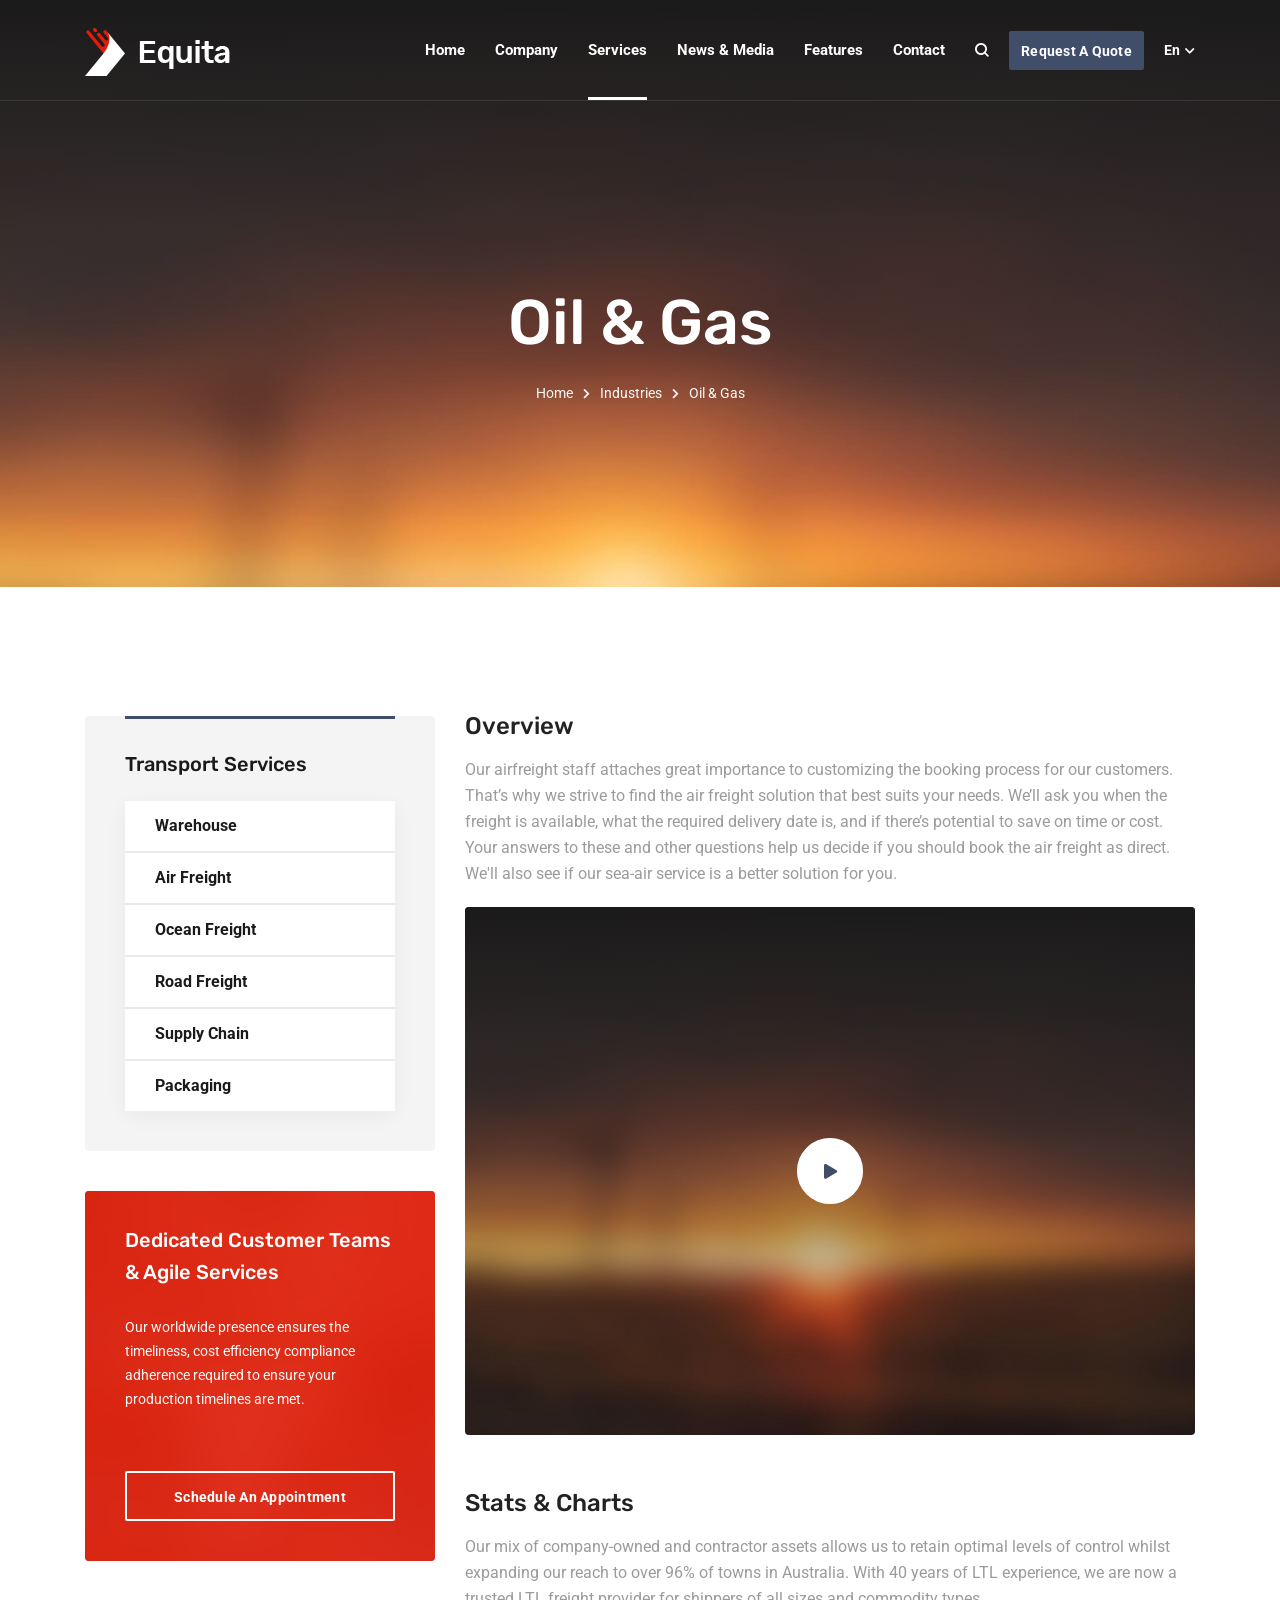
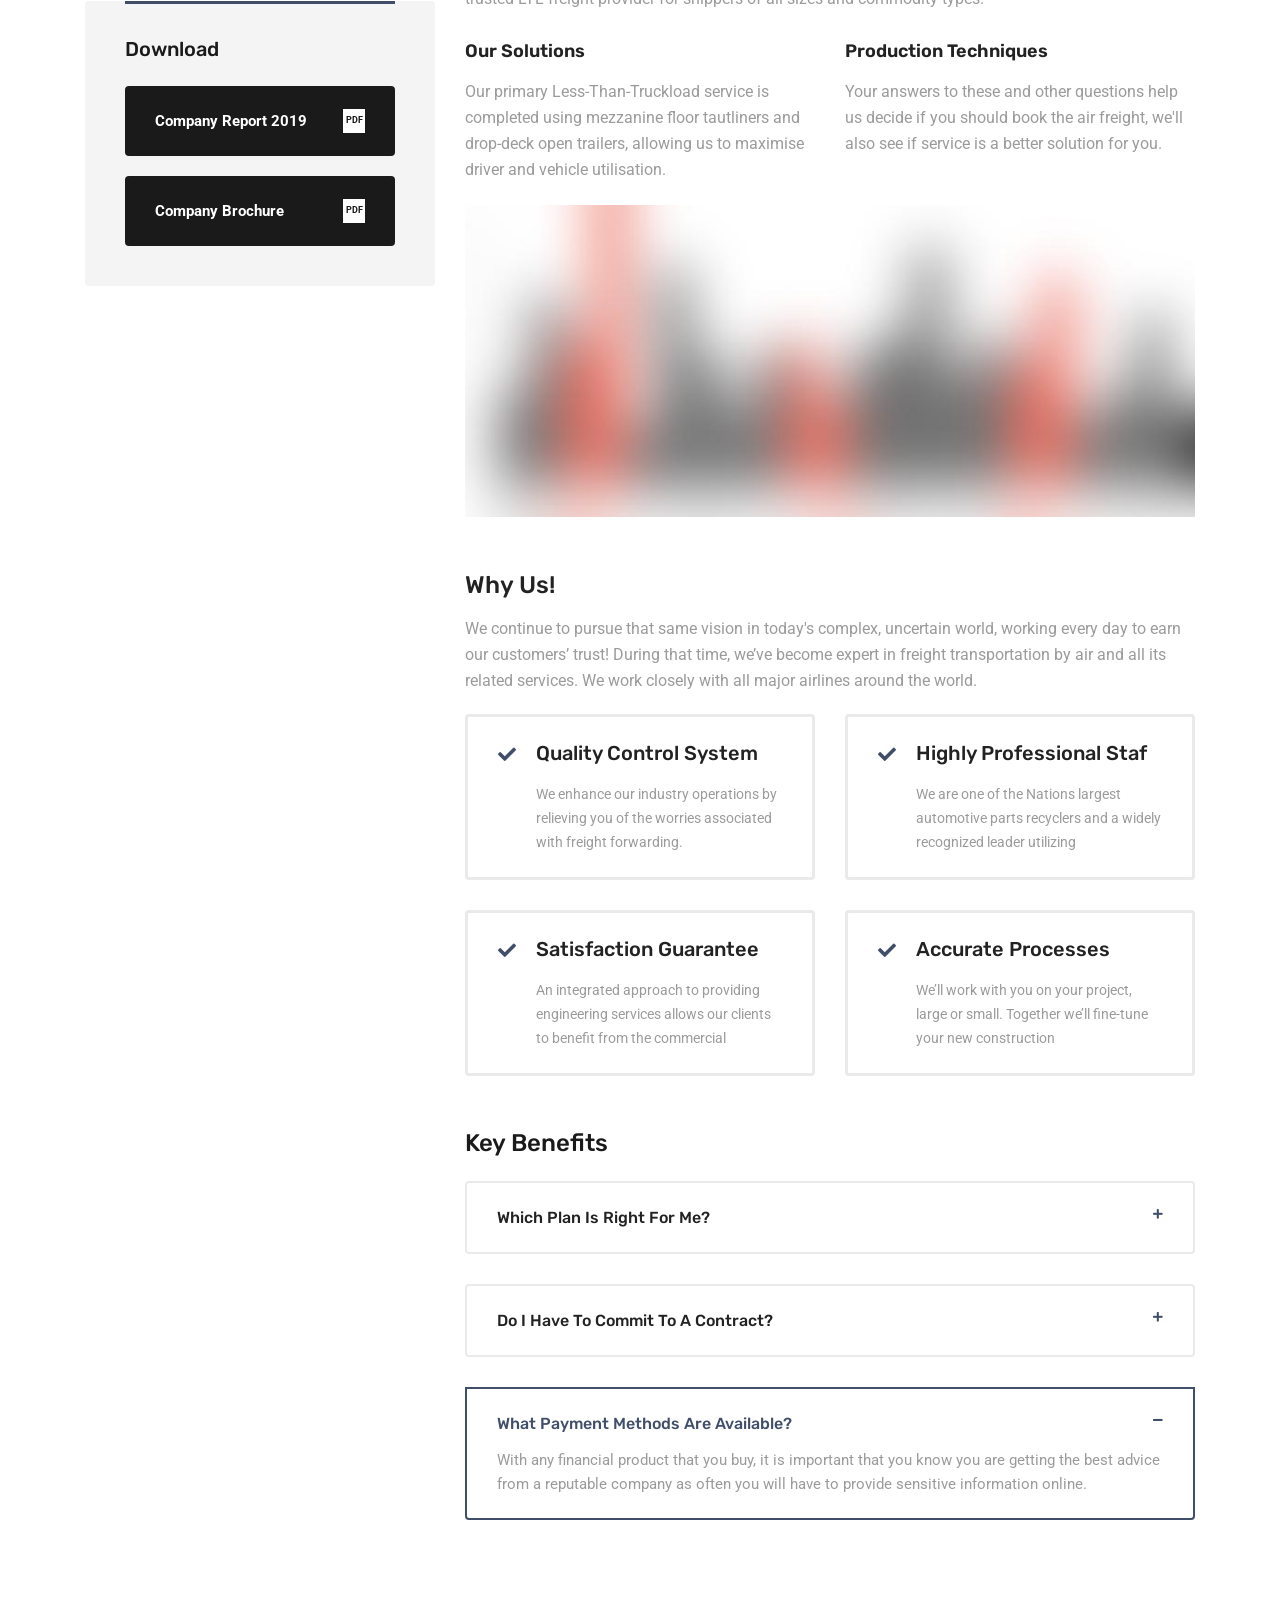
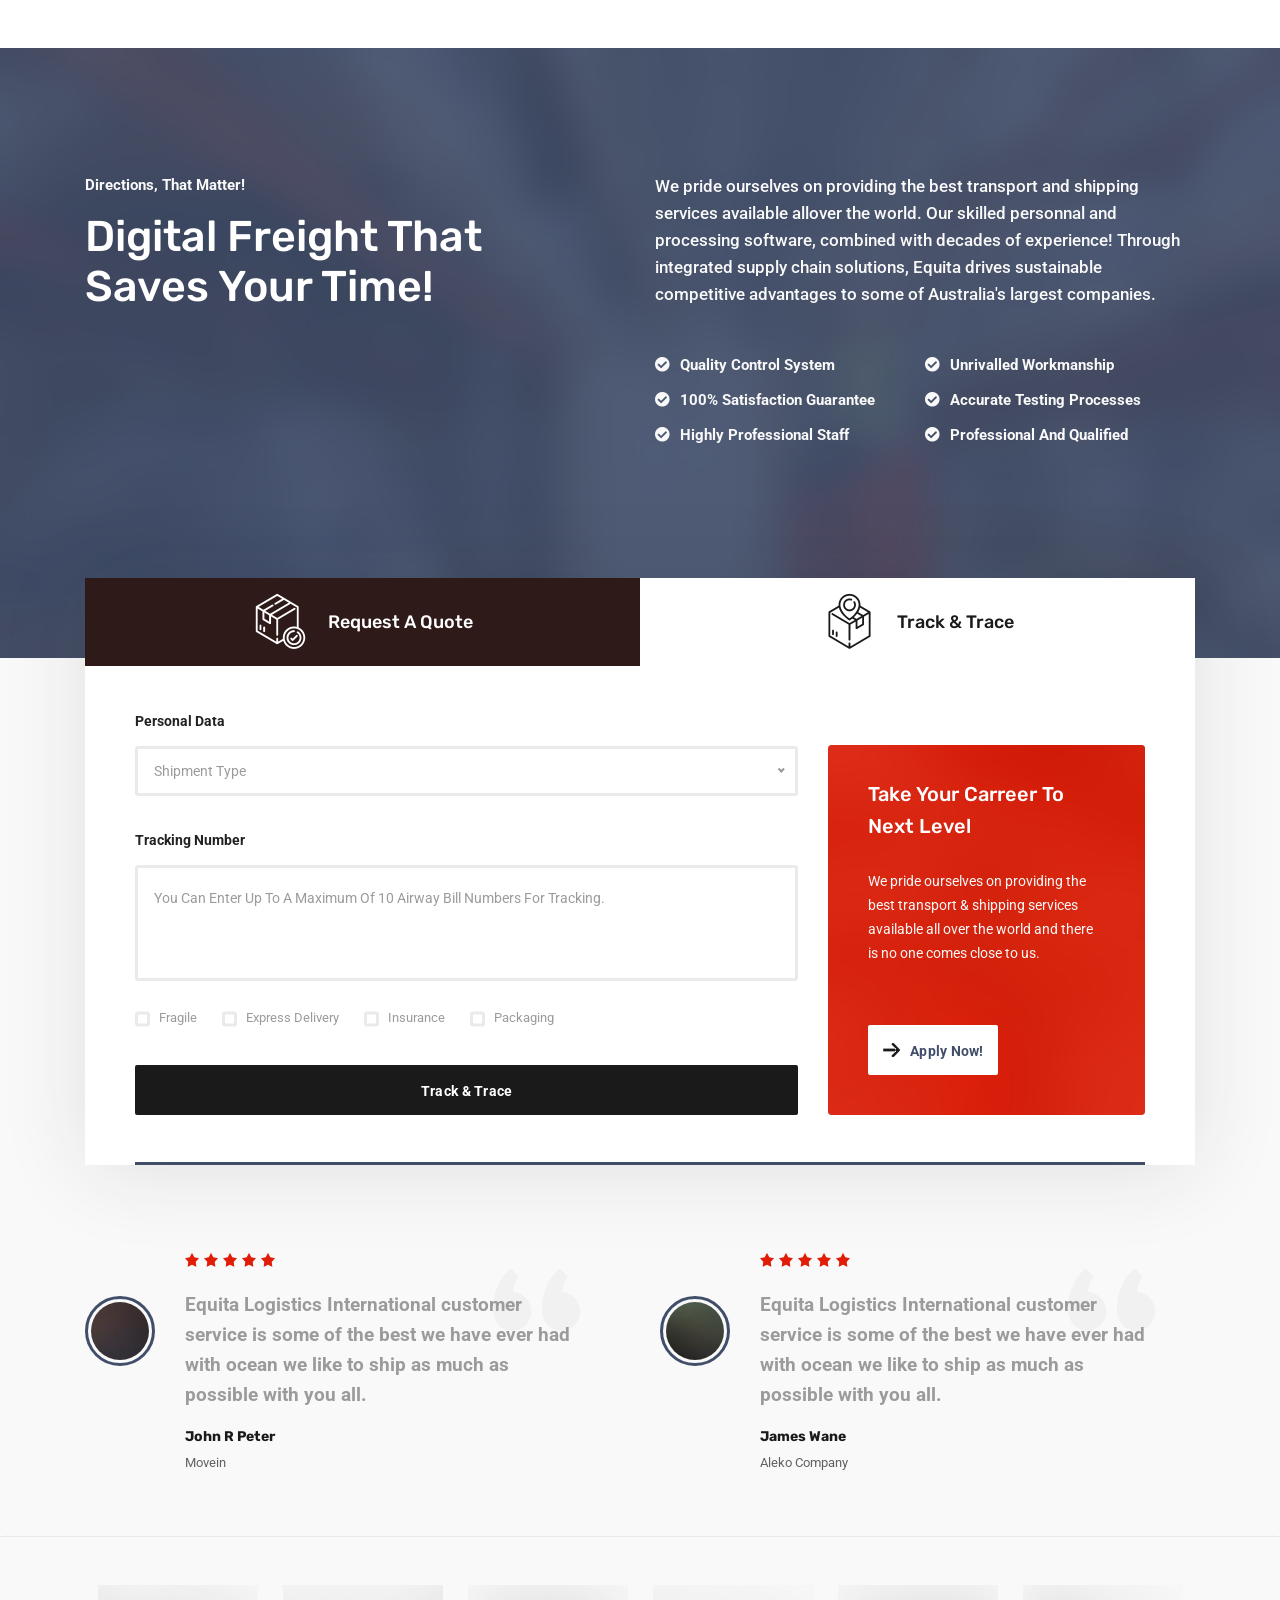
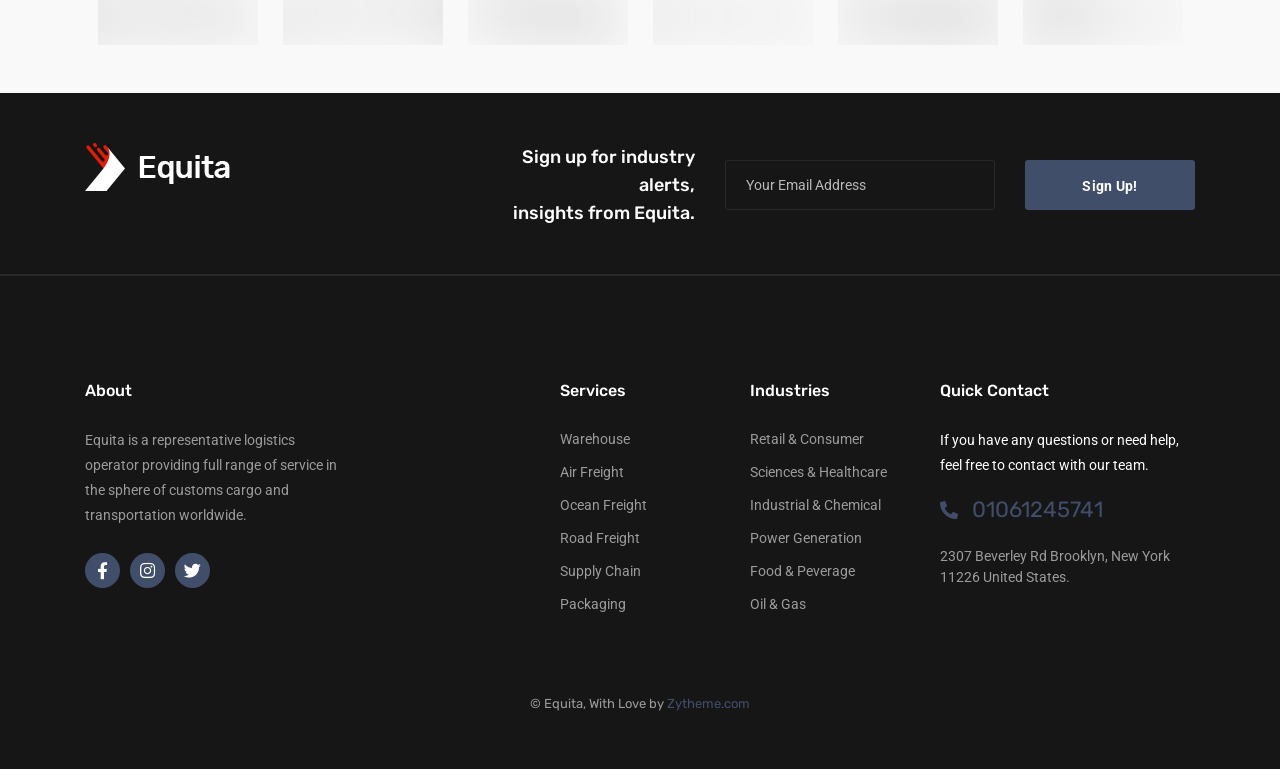
<file: industry-oil.html>
<!DOCTYPE html>
<html dir="ltr" lang="en-US">
  <head>
    <meta charset="utf-8"/>
    <meta http-equiv="X-UA-Compatible" content="IE=edge"/>
    <meta name="author" content="Ayman Fikry"/>
    <meta name="viewport" content="width=device-width, initial-scale=1, maximum-scale=1"/>
    <meta name="description" content="Multi-purpose Business html5 template"/>
    <title>Oil &amp; Gas - Equita Logistics Cargo HTML5 Template</title>
    <link href="assets/images/favicon/favicon.png" rel="icon"/>
    <!--  Fonts ==
    -->
    <link rel="preconnect" href="https://fonts.gstatic.com"/>
    <link href="https://fonts.googleapis.com/css2?family=Roboto:ital,wght@0,400;0,700;1,400;1,700&amp;family=Rubik:ital,wght@0,400;0,500;0,700;1,400;1,500;1,700&amp;display=swap" rel="stylesheet"/>
    <!--  Stylesheets==
    -->
    <link href="assets/css/vendor.min.css" rel="stylesheet"/>
    <link href="assets/css/style.css" rel="stylesheet"/>
  </head>
  <body>
    <div class="preloader">
      <div class="loader-spinner">
        <div>
          <div></div>
          <div></div>
          <div></div>
          <div></div>
          <div></div>
          <div></div>
          <div></div>
          <div></div>
        </div>
      </div>
    </div>
    <!-- Document Wrapper-->
    <div class="wrapper clearfix" id="wrapperParallax">
      <!-- Start .header-1-->
      <header class="header header-1 header-transparent" id="navbar-spy">
        <nav class="navbar navbar-expand-lg  navbar-bordered navbar-sticky" id="primary-menu">
          <div class="container"><a class="navbar-brand" href="index.html"><img class="logo logo-light" src="assets/images/logo/logo-light.png" alt="Equita Logo"/><img class="logo logo-dark" src="assets/images/logo/logo-dark.png" alt="Equita Logo"/></a>
            <button class="navbar-toggler collapsed" type="button" data-toggle="collapse" data-target="#navbarContent" aria-controls="navbarContent" aria-expanded="false" aria-label="Toggle navigation"><span class="navbar-toggler-icon"></span></button>
            <!--  Collect the nav links, forms, and other content for toggling  -->
            <div class="collapse navbar-collapse" id="navbarContent">
                            <ul class="navbar-nav ml-auto">
                              <li class="nav-item has-dropdown"><a class="dropdown-toggle" href="#" data-toggle="dropdown"><span>Home</span></a>
                                              <ul class="dropdown-menu">
                                                <li class="nav-item"><a href="index.html"><span>Home main</span></a></li>
                                                <li class="nav-item"><a href="home-modern.html"><span>home modern</span></a></li>
                                                <li class="nav-item"><a href="home-classic.html"><span>home classic</span></a></li>
                                              </ul>
                              </li>
                              <li class="nav-item has-dropdown"><a class="dropdown-toggle" href="#" data-toggle="dropdown"><span>company</span></a>
                                              <ul class="dropdown-menu">
                                                <li class="nav-item"><a href="page-about.html"><span>about us</span></a></li>
                                                <li class="nav-item"><a href="page-core.html"><span>core values</span></a></li>
                                                <li class="nav-item"><a href="page-team.html"><span>leadership team</span></a></li>
                                                <li class="nav-item"><a href="page-locations.html"><span>global locations</span></a></li>
                                                <li class="nav-item"><a href="page-gallery.html"><span>our gallery</span></a></li>
                                                <li class="nav-item"><a href="page-awards.html"><span>awards &amp; recognition</span></a></li>
                                                <li class="nav-item"><a href="page-careers.html"><span>careers</span></a></li>
                                              </ul>
                              </li>
                              <li class="nav-item has-dropdown mega-dropdown active"><a class="dropdown-toggle" href="#" data-toggle="dropdown"><span>services</span></a>
                                <ul class="dropdown-menu">
                                  <li>
                                    <div class="row">
                                                    <div class="col col-md-6">
                                                      <h5 class="menu-head">transport services</h5>
                                                      <ul>
                                                                      <li class="nav-item"><a href="service-warehouse.html"><span>warehousing</span></a></li>
                                                                      <li class="nav-item"><a href="service-air-freight.html"><span>air freight</span></a></li>
                                                                      <li class="nav-item"><a href="service-ocean-freight.html"><span>ocean freight</span></a></li>
                                                                      <li class="nav-item"><a href="service-road-freight.html"><span>road freight</span></a></li>
                                                                      <li class="nav-item"><a href="service-supply.html"><span>supply chain</span></a></li>
                                                                      <li class="nav-item"><a href="service-packaging.html"><span>packaging</span></a></li>
                                                      </ul>
                                                    </div>
                                                    <div class="col col-md-6">
                                                      <h5 class="menu-head">industry solutions</h5>
                                                      <ul>
                                                                      <li class="nav-item"><a href="industry-retail.html"><span>retail &amp; consumer</span></a></li>
                                                                      <li class="nav-item"><a href="industry-science.html"><span>sciences &amp; healthcare</span></a></li>
                                                                      <li class="nav-item"><a href="industry-chemical.html"><span>industrial &amp; chemical</span></a></li>
                                                                      <li class="nav-item"><a href="industry-power.html"><span>power generation</span></a></li>
                                                                      <li class="nav-item"><a href="industry-food.html"><span>food &amp; beverage</span></a></li>
                                                                      <li class="nav-item current"><a href="industry-oil.html"><span>oil &amp; gas</span></a></li>
                                                      </ul>
                                                    </div>
                                    </div>
                                  </li>
                                </ul>
                              </li>
                              <li class="nav-item has-dropdown"><a class="dropdown-toggle" href="#" data-toggle="dropdown"><span>news &amp; media</span></a>
                                              <ul class="dropdown-menu">
                                                <li class="nav-item"><a href="blog-grid-fullwidth.html"><span>our blog</span></a></li>
                                                <li class="nav-item"><a href="blog-single-sidebar.html"><span>single blog post</span></a></li>
                                                <li class="nav-item"><a href="page-our-services.html"><span>our services</span></a></li>
                                                <li class="nav-item"><a href="case-studies-grid.html"><span>case studies grid</span></a></li>
                                                <li class="nav-item"><a href="case-studies-standard.html"><span>case studies standard</span></a></li>
                                                <li class="nav-item"><a href="case-study-single.html"><span>single case study</span></a></li>
                                              </ul>
                              </li>
                              <li class="nav-item has-dropdown"><a class="dropdown-toggle" href="#" data-toggle="dropdown"><span>features</span></a>
                                              <ul class="dropdown-menu">
                                                <li class="nav-item"><a href="request-quote.html"><span>request a quote</span></a></li>
                                                <li class="nav-item"><a href="track-shipment.html"><span>track &amp; trace</span></a></li>
                                                <li class="nav-item"><a href="find-location.html"><span>find a location</span></a></li>
                                                <li class="nav-item"><a href="faqs.html"><span>help &amp; fAQs</span></a></li>
                                              </ul>
                              </li>
                              <li class="nav-item"><a href="contact.html"><span>contact</span></a></li>
                            </ul>
              <div class="module-container">
                <!--  Start Module Search  -->
                <div class="module module-search float-left">
                  <div class="module-icon search-icon"><i class="icon-search"></i><span class="title">search</span></div>
                  <div class="module-content module-fullscreen module-search-box">
                    <div class="pos-vertical-center">
                      <div class="container">
                        <div class="row">
                          <div class="col-sm-12 col-md-12 col-lg-8 offset-lg-2">
                            <form class="form-search">
                              <input class="form-control" type="text" placeholder="type words then enter"/>
                              <button></button>
                            </form>
                            <!-- End .form-search -->
                          </div>
                          <!-- End .col-lg-8 -->
                        </div>
                        <!--  End .row-->
                      </div>
                      <!--  End .container-->
                    </div><a class="module-cancel" href="javascript:void(0)"><i class="fas fa-times"></i></a>
                  </div>
                </div>
                <!--  End .module-search-->
                <!-- Start .module-contact-->
                <div class="module-contact"><a class="btn btn--primary" href="javascript:void(0)">request a quote</a></div>
                <!-- Start .module-language-->
                <div class="module module-language">
                  <div class="selected"><span>en </span><i class="fas fa-chevron-down"></i></div>
                  <div class="lang-list">
                    <ul> 
                      <li> <a href="javascript:void(0)">english</a></li>
                      <li> <a href="javascript:void(0)">arabic</a></li>
                    </ul>
                  </div>
                </div>
              </div>
              <!-- End .module-container -->
            </div>
            <!--  End .navbar-collapse  -->
          </div>
          <!-- End .container-->
        </nav>
      </header>
      <!-- Start #page-title-->
      <section class="page-title page-title-3 bg-overlay bg-overlay-dark bg-parallax" id="page-title">
        <div class="bg-section"><img src="assets/images/page-titles/6.jpg" alt="Background"/></div>
        <div class="container">
          <div class="row">
            <div class="col-12 col-lg-10 offset-lg-1">
              <div class="title text-center">
                <div class="title-heading">
                  <h1>Oil &amp; Gas</h1>
                </div>
                <div class="clearfix"></div>
                <ol class="breadcrumb justify-content-center">
                  <li class="breadcrumb-item"><a href="index.html">Home</a></li>
                  <li class="breadcrumb-item"><a href="">industries</a></li>
                  <li class="breadcrumb-item active" aria-current="page">Oil &amp; Gas</li>
                </ol>
              </div>
              <!-- End .title -->
            </div>
            <!-- End .col-lg-8 -->
          </div>
          <!-- End .row-->
        </div>
        <!-- End .container-->
      </section>
      <!-- End #page-title-->
      <!--
      ============================
      Industry Single Section
      ============================
      -->
      <section class="industry-single case-study case-study-2" id="industry-single">
        <div class="container">
          <div class="row">
            <!-- 
            ============================
            Sidebar Area
            ============================
            -->
            <div class="col-sm-12 col-md-12 col-lg-4 order-2 order-lg-0">
              <div class="sidebar sidebar-case-study">
                <!-- Start .widget-categories-->
                <div class="widget widget-categories">
                  <div class="widget-title">
                    <h5>transport services</h5>
                  </div>
                  <div class="widget-content">
                    <ul class="list-unstyled">
                      <li><a href="javascript:void(0)">warehouse</a></li>
                      <li><a href="javascript:void(0)">air freight</a></li>
                      <li><a href="javascript:void(0)">ocean freight</a></li>
                      <li><a href="javascript:void(0)">road freight</a></li>
                      <li><a href="javascript:void(0)">supply chain</a></li>
                      <li><a href="javascript:void(0)">packaging</a></li>
                    </ul>
                  </div>
                </div>
                <!-- End .widget-categories -->
                <!-- Start .widget-reservation-->
                <div class="widget widget-reservation"><img src="assets/images/blog/sidebar/reservation.jpg" alt="Background Image"/>
                  <div class="widget-content">
                    <h5>Dedicated Customer Teams &  Agile Services</h5>
                    <p>Our worldwide presence ensures the timeliness, cost efficiency compliance adherence required to ensure your production timelines are met.</p><a class="btn btn--transparent btn--inverse btn--block" href="javascript:void(0)">Schedule An Appointment</a>
                  </div>
                </div>
                <!-- End .widget-reservation-->
                <!-- Start .widget-download-->
                <div class="widget widget-download">
                  <div class="widget-title">
                    <h5>download</h5>
                  </div>
                  <div class="widget-content">
                    <ul class="list-unstyled">
                      <li><a href="javascript:void(0)"> <span>company report 2019</span><span class="icon">pdf</span></a></li>
                      <li><a href="javascript:void(0)"> <span>company brochure</span><span class="icon">pdf</span></a></li>
                    </ul>
                  </div>
                </div>
                <!-- End .widget-download-->
              </div>
            </div>
            <!-- End .col-lg-4 -->
            <div class="col-sm-12 col-md-12 col-lg-8">
              <!-- Start .case-study-entry-->
              <div class="case-study-entry">
                <div class="entry-content">
                  <div class="entry-bio">
                    <h5>overview</h5>
                    <p>Our airfreight staff attaches great importance to customizing the booking process for our customers. That’s why we strive to find the air freight solution that best suits your needs. We’ll ask you when the freight is available, what the required delivery date is, and if there’s potential to save on time or cost. Your answers to these and other questions help us decide if you should book the air freight as direct. We'll also see if our sea-air service is a better solution for you.</p>
                  </div>
                  <div class="video video-2 bg-overlay bg-overlay-dark" id="video1">
                    <div class="bg-section"><img src="assets/images/video/3.jpg" alt="background"/></div>
                    <div class="player"><a class="popup-video" href="https://www.youtube.com/watch?v=7e90gBu4pas"> <i class="fas fa-play"></i></a></div>
                  </div>
                  <div class="entry-bio entry-bio-4">
                    <h5>stats &amp; charts </h5>
                    <div class="row">
                      <div class="col-12">
                        <p class="top">Our mix of company-owned and contractor assets allows us to retain optimal levels of control whilst expanding our reach to over 96% of towns in Australia. With 40 years of LTL experience, we are now a trusted LTL freight provider for shippers of all sizes and commodity types.</p>
                      </div>
                      <div class="col-12 col-lg-6"> 
                        <h6>our solutions </h6>
                        <p>Our primary Less-Than-Truckload service is completed using mezzanine floor tautliners and drop-deck open trailers, allowing us to maximise driver and vehicle utilisation.</p>
                      </div>
                      <div class="col-12 col-lg-6"> 
                        <h6>production techniques</h6>
                        <p>Your answers to these and other questions help us decide if you should book the air freight, we'll also see if service is a better solution for you.</p>
                      </div>
                    </div>
                  </div><img class="entry-chart entry-chart-2" src="assets/images/chart/Chart-Card.jpg" alt="Chart-Img"/>
                  <div class="entry-why">
                    <div class="entry-bio">
                      <h5>why us!</h5>
                      <p>We continue to pursue that same vision in today's complex, uncertain world, working every day to earn our customers’ trust! During that time, we’ve become expert in freight transportation by air and all its related services. We work closely with all major airlines around the world.</p>
                    </div>
                    <div class="row"> 
                      <div class="col-12 col-lg-6">
                        <div class="entry-bio entry-topic"> <i class="fas fa-check"></i>
                          <div class="entry-topic-body">
                            <h5>Quality Control System</h5>
                            <p>We enhance our industry operations by relieving you of the worries associated with freight forwarding.</p>
                          </div>
                        </div>
                      </div>
                      <div class="col-12 col-lg-6">
                        <div class="entry-bio entry-topic"> <i class="fas fa-check"></i>
                          <div class="entry-topic-body">
                            <h5>Highly Professional Staf</h5>
                            <p>We are one of the Nations largest automotive parts recyclers and a widely recognized leader utilizing  </p>
                          </div>
                        </div>
                      </div>
                      <div class="col-12 col-lg-6">
                        <div class="entry-bio entry-topic"> <i class="fas fa-check"></i>
                          <div class="entry-topic-body">
                            <h5>Satisfaction Guarantee</h5>
                            <p>An integrated approach to providing engineering services allows our clients to benefit from the commercial</p>
                          </div>
                        </div>
                      </div>
                      <div class="col-12 col-lg-6">
                        <div class="entry-bio entry-topic"> <i class="fas fa-check"></i>
                          <div class="entry-topic-body">
                            <h5>Accurate Processes</h5>
                            <p>We’ll work with you on your project, large or small. Together we’ll fine-tune your new construction</p>
                          </div>
                        </div>
                      </div>
                    </div>
                  </div>
                  <div class="accordion accordion-2" id="accordion01">
                    <div class="heading"> 
                      <h4 class="heading-title">key benefits</h4>
                    </div>
                    <div class="card">
                      <div class="card-heading"><a class="card-link collapsed" data-toggle="collapse" data-parent="#accordion01" href="#collapse01-1">Which Plan Is Right For Me? </a></div>
                      <div class="collapse" id="collapse01-1" data-parent="#accordion01">
                        <div class="card-body">With any financial product that you buy, it is important that you know you are getting the best advice from a reputable company as often you will have to provide sensitive information online.</div>
                      </div>
                    </div>
                    <div class="card">
                      <div class="card-heading"><a class="card-link collapsed" data-toggle="collapse" data-parent="#accordion01" href="#collapse01-2">Do I have to commit to a contract? </a></div>
                      <div class="collapse" id="collapse01-2" data-parent="#accordion01">
                        <div class="card-body">With any financial product that you buy, it is important that you know you are getting the best advice from a reputable company as often you will have to provide sensitive information online.</div>
                      </div>
                    </div>
                    <div class="card active-acc">
                      <div class="card-heading"><a class="card-link collapsed" data-toggle="collapse" data-parent="#accordion01" href="#collapse01-3">What Payment Methods Are Available? </a></div>
                      <div class="collapse show" id="collapse01-3" data-parent="#accordion01">
                        <div class="card-body">With any financial product that you buy, it is important that you know you are getting the best advice from a reputable company as often you will have to provide sensitive information online.</div>
                      </div>
                    </div>
                  </div>
                </div>
              </div>
              <!-- End .case-study-entry-->
            </div>
            <!-- End .col-lg-8-->
          </div>
          <!-- End .row-->
        </div>
        <!-- End .container-->
      </section>
      <!--
      ============================
      CTA #2 Section
      ============================
      -->
      <section class="cta cta-2 bg-overlay bg-overlay-theme" id="cta-2">
        <div class="bg-section"><img src="assets/images/cta/1.jpg" alt="background"/></div>
        <div class="container">
          <div class="row">
            <div class="col-12 col-lg-5">
              <div class="heading heading-2 heading-light">
                <p class="heading-subtitle">Directions, That Matter!</p>
                <h2 class="heading-title">Digital Freight That Saves Your Time!</h2>
              </div>
            </div>
            <!--End .col-lg-6-->
            <div class="col-12 col-lg-6 offset-lg-1">
              <div class="prief-set prief-set-2">
                <p>We pride ourselves on providing the best transport and shipping services available allover the world. Our skilled personnal and processing software, combined with decades of experience! Through integrated supply chain solutions, Equita drives sustainable competitive advantages to some of Australia's largest companies.</p>
                <ul class="advantages-list">
                  <li><i class="fas fa-check-circle"></i> Quality Control System</li>
                  <li><i class="fas fa-check-circle"></i> Unrivalled workmanship</li>
                  <li><i class="fas fa-check-circle"></i> 100% Satisfaction Guarantee</li>
                  <li><i class="fas fa-check-circle"></i> Accurate Testing Processes</li>
                  <li><i class="fas fa-check-circle"></i> Highly Professional Staff</li>
                  <li><i class="fas fa-check-circle"></i> Professional and Qualified</li>
                </ul>
              </div>
            </div>
            <!--End .col-lg-6-->
            <div class="col-12"> 
              <div class="contact-panel contact-panel-2">
                <div class="contact-types"> <a class="button quote-btn" href="javascript:void(0)" data-form="quoteFormActive"> <i class="flaticon-020-order"> </i><span>request a quote</span></a><a class="button track-btn active" href="javascript:void(0)" data-form="trackFormActive"> <i class="flaticon-009-shipping-1"> </i><span>track &amp; trace</span></a></div>
                <div class="contact-card">
                  <div class="contact-body trackFormActive">
                    <div class="row">
                      <div class="col-12 col-lg-8"> 
                        <form class="contactForm quote-form mb-0" method="post" action="assets/php/contact.php">
                          <h5 class="card-heading">personal data</h5>
                          <div class="row">
                            <div class="col-12 col-md-12 col-lg-4">
                              <input class="form-control" type="text" name="contact-name" placeholder="Name" required=""/>
                            </div>
                            <div class="col-12 col-md-6 col-lg-4">
                              <input class="form-control" type="text" name="contact-email" placeholder="Email" required=""/>
                            </div>
                            <div class="col-12 col-md-6 col-lg-4">
                              <input class="form-control" type="text" name="contact-phone" placeholder="Phone" required=""/>
                            </div>
                          </div>
                          <h5 class="card-heading">shipment data</h5>
                          <div class="row">
                            <div class="col-12 col-lg-4">
                              <div class="select-container">
                                <select class="form-control">
                                  <option value="default">freight type</option>
                                  <option value="AL">freight type 1</option>
                                  <option value="AK">freight type 2</option>
                                </select>
                              </div>
                            </div>
                            <div class="col-12 col-md-6 col-lg-4">
                              <input class="form-control" type="text" name="contact-city" placeholder="city of departure" required=""/>
                            </div>
                            <div class="col-12 col-md-6 col-lg-4">
                              <input class="form-control" type="text" name="contact-destination" placeholder="delivery city" required=""/>
                            </div>
                            <div class="col-12 col-lg-4">
                              <div class="select-container">
                                <select class="form-control">
                                  <option value="default">incoterms</option>
                                  <option value="AL">incoterms 1</option>
                                  <option value="AK">incoterms 2</option>
                                </select>
                              </div>
                            </div>
                            <div class="col-12 col-md-2">
                              <input class="form-control" type="text" name="contact-weight" placeholder="weight" required=""/>
                            </div>
                            <div class="col-12 col-md-2">
                              <input class="form-control" type="text" name="contact-height" placeholder="height" required=""/>
                            </div>
                            <div class="col-12 col-md-2">
                              <input class="form-control" type="text" name="contact-width" placeholder="width" required=""/>
                            </div>
                            <div class="col-12 col-md-2">
                              <input class="form-control" type="text" name="contact-length" placeholder="length" required=""/>
                            </div>
                            <div class="col-12"> 
                              <div class="custom-radio-group">
                                <div class="custom-control custom-radio custom-control-inline">
                                  <input class="custom-control-input" type="radio" id="customRadioInline1" name="customRadioInline1"/>
                                  <label for="customRadioInline1">fragile</label>
                                </div>
                                <div class="custom-control custom-radio custom-control-inline">
                                  <input class="custom-control-input" type="radio" id="customRadioInline2" name="customRadioInline1"/>
                                  <label for="customRadioInline2">express delivery</label>
                                </div>
                                <div class="custom-control custom-radio custom-control-inline">
                                  <input class="custom-control-input" type="radio" id="customRadioInline3" name="customRadioInline1"/>
                                  <label for="customRadioInline3">insurance</label>
                                </div>
                                <div class="custom-control custom-radio custom-control-inline">
                                  <input class="custom-control-input" type="radio" id="customRadioInline4" name="customRadioInline1"/>
                                  <label for="customRadioInline4">packaging</label>
                                </div>
                              </div>
                            </div>
                            <div class="col-12">
                              <input class="btn btn--secondary btn--block" type="submit" value="Request A Quote"/>
                            </div>
                            <div class="col-12">
                              <div class="contact-result"></div>
                            </div>
                          </div>
                        </form>
                        <form class="contactForm track-form mb-0" method="post" action="assets/php/contact.php">
                          <h5 class="card-heading">personal data</h5>
                          <div class="row">
                            <div class="col-12"> 
                              <div class="select-container">
                                <select class="form-control">
                                  <option value="default">shipment type</option>
                                  <option value="AL">type 1</option>
                                  <option value="AK">type 2</option>
                                </select>
                              </div>
                            </div>
                          </div>
                          <h5 class="card-heading">tracking number</h5>
                          <div class="row">
                            <div class="col-12"> 
                              <textarea class="form-control" name="contact-tracking-number" cols="30" rows="2" placeholder="You can enter up to a maximum of 10 airway bill numbers for tracking." required=""></textarea>
                            </div>
                            <div class="col-12">
                              <div class="custom-radio-group">
                                <div class="custom-control custom-radio custom-control-inline">
                                  <input class="custom-control-input" type="radio" id="customRadioInline5" name="customRadioInline1"/>
                                  <label for="customRadioInline5">fragile</label>
                                </div>
                                <div class="custom-control custom-radio custom-control-inline">
                                  <input class="custom-control-input" type="radio" id="customRadioInline6" name="customRadioInline1"/>
                                  <label for="customRadioInline6">express delivery</label>
                                </div>
                                <div class="custom-control custom-radio custom-control-inline">
                                  <input class="custom-control-input" type="radio" id="customRadioInline7" name="customRadioInline1"/>
                                  <label for="customRadioInline7">insurance</label>
                                </div>
                                <div class="custom-control custom-radio custom-control-inline">
                                  <input class="custom-control-input" type="radio" id="customRadioInline8" name="customRadioInline1"/>
                                  <label for="customRadioInline8">packaging</label>
                                </div>
                              </div>
                            </div>
                            <div class="col-12">
                              <input class="btn btn--secondary btn--block" type="submit" value="Track &amp; Trace"/>
                            </div>
                          </div>
                        </form>
                      </div>
                      <div class="col-12 col-lg-4"> 
                        <div class="apply-card widget widget-reservation"><img src="assets/images/contact/1.jpg" alt="Background Image"/>
                          <div class="widget-content">
                            <h5>take your carreer to next level</h5>
                            <p>We pride ourselves on providing the best transport & shipping services available all over the world and there is no one comes close to us. </p><a class="btn btn--white" href="javascript:void(0)"><i class="icon-arrow-right"></i>apply now!</a>
                          </div>
                        </div>
                      </div>
                    </div>
                  </div>
                  <!-- End .contact-body -->
                </div>
                <!-- End .contact-card  -->
              </div>
            </div>
            <!-- .col-lg-6-->
          </div>
          <!-- End .row-->
        </div>
        <!-- End .container-->
      </section>
      <!--
      ============================
      Testimonials #2 Section
      ============================
      -->
      <section class="testimonial testimonial-1 testimonial-2 bg-gray">
        <div class="container">
          <div class="row">
            <div class="col-12">
              <div class="carousel owl-carousel carousel-dots" data-slide="2" data-slide-rs="1" data-autoplay="false" data-nav="false" data-dots="false" data-space="40" data-loop="true" data-speed="800">
                <div class="testimonial-panel">
                  <div class="testimonial-panel-warp">
                    <div class="testimonial-icon"><i class="icon-Quote-Icon"></i></div>
                    <div class="testimonial-body">
                      <div class="testimonial-img"><img src="assets/images/testimonial/3.jpg" alt="Testimonial Author"/></div>
                      <div class="testimonial-content">
                        <div class="testimonial-rating"><i class="icon-Star-1"></i><i class="icon-Star-1"></i><i class="icon-Star-1"></i><i class="icon-Star-1"></i><i class="icon-Star-1"></i></div>
                        <p>Equita Logistics International customer service is some of the best we have ever had with ocean we like to ship as much as possible with you all.</p>
                        <div class="testimonial-meta">
                          <h4>John R Peter</h4>
                          <p>movein</p>
                        </div>
                      </div>
                    </div>
                  </div>
                </div>
                <div class="testimonial-panel">
                  <div class="testimonial-panel-warp">
                    <div class="testimonial-icon"><i class="icon-Quote-Icon"></i></div>
                    <div class="testimonial-body">
                      <div class="testimonial-img"><img src="assets/images/testimonial/4.jpg" alt="Testimonial Author"/></div>
                      <div class="testimonial-content">
                        <div class="testimonial-rating"><i class="icon-Star-1"></i><i class="icon-Star-1"></i><i class="icon-Star-1"></i><i class="icon-Star-1"></i><i class="icon-Star-1"></i></div>
                        <p>Equita Logistics International customer service is some of the best we have ever had with ocean we like to ship as much as possible with you all.</p>
                        <div class="testimonial-meta">
                          <h4>James Wane</h4>
                          <p>Aleko Company</p>
                        </div>
                      </div>
                    </div>
                  </div>
                </div>
                <div class="testimonial-panel">
                  <div class="testimonial-panel-warp">
                    <div class="testimonial-icon"><i class="icon-Quote-Icon"></i></div>
                    <div class="testimonial-body">
                      <div class="testimonial-img"><img src="assets/images/testimonial/3.jpg" alt="Testimonial Author"/></div>
                      <div class="testimonial-content">
                        <div class="testimonial-rating"><i class="icon-Star-1"></i><i class="icon-Star-1"></i><i class="icon-Star-1"></i><i class="icon-Star-1"></i><i class="icon-Star-1"></i></div>
                        <p>Equita Logistics International customer service is some of the best we have ever had with ocean we like to ship as much as possible with you all.</p>
                        <div class="testimonial-meta">
                          <h4>Marko Smith</h4>
                          <p>Aify Agency</p>
                        </div>
                      </div>
                    </div>
                  </div>
                </div>
                <div class="testimonial-panel">
                  <div class="testimonial-panel-warp">
                    <div class="testimonial-icon"><i class="icon-Quote-Icon"></i></div>
                    <div class="testimonial-body">
                      <div class="testimonial-img"><img src="assets/images/testimonial/4.jpg" alt="Testimonial Author"/></div>
                      <div class="testimonial-content">
                        <div class="testimonial-rating"><i class="icon-Star-1"></i><i class="icon-Star-1"></i><i class="icon-Star-1"></i><i class="icon-Star-1"></i><i class="icon-Star-1"></i></div>
                        <p>Equita Logistics International customer service is some of the best we have ever had with ocean we like to ship as much as possible with you all.</p>
                        <div class="testimonial-meta">
                          <h4>Marko Smith</h4>
                          <p>movein</p>
                        </div>
                      </div>
                    </div>
                  </div>
                </div>
                <div class="testimonial-panel">
                  <div class="testimonial-panel-warp">
                    <div class="testimonial-icon"><i class="icon-Quote-Icon"></i></div>
                    <div class="testimonial-body">
                      <div class="testimonial-img"><img src="assets/images/testimonial/3.jpg" alt="Testimonial Author"/></div>
                      <div class="testimonial-content">
                        <div class="testimonial-rating"><i class="icon-Star-1"></i><i class="icon-Star-1"></i><i class="icon-Star-1"></i><i class="icon-Star-1"></i><i class="icon-Star-1"></i></div>
                        <p>Equita Logistics International customer service is some of the best we have ever had with ocean we like to ship as much as possible with you all.</p>
                        <div class="testimonial-meta">
                          <h4>Marko Smith</h4>
                          <p>Aleko Company</p>
                        </div>
                      </div>
                    </div>
                  </div>
                </div>
                <div class="testimonial-panel">
                  <div class="testimonial-panel-warp">
                    <div class="testimonial-icon"><i class="icon-Quote-Icon"></i></div>
                    <div class="testimonial-body">
                      <div class="testimonial-img"><img src="assets/images/testimonial/4.jpg" alt="Testimonial Author"/></div>
                      <div class="testimonial-content">
                        <div class="testimonial-rating"><i class="icon-Star-1"></i><i class="icon-Star-1"></i><i class="icon-Star-1"></i><i class="icon-Star-1"></i><i class="icon-Star-1"></i></div>
                        <p>Equita Logistics International customer service is some of the best we have ever had with ocean we like to ship as much as possible with you all.</p>
                        <div class="testimonial-meta">
                          <h4>Marko Smith</h4>
                          <p>Aify Agency</p>
                        </div>
                      </div>
                    </div>
                  </div>
                </div>
              </div>
            </div>
          </div>
          <!-- End .row-->
        </div>
        <!-- End .container-->
      </section>
      <hr/>
      <!--
      ============================
      Clients #1 Section
      ============================
      -->
      <section class="clients clients-carousel clients-1 bg-gray" id="clients-1">
        <div class="container">
          <div class="row">
            <div class="col-12">
              <div class="carousel owl-carousel" data-slide="6" data-slide-rs="2" data-autoplay="true" data-nav="false" data-dots="false" data-space="0" data-loop="true" data-speed="3000">
                <div class="client"><img src="assets/images/clients/1.png" alt="client"/></div>
                <div class="client"><img src="assets/images/clients/2.png" alt="client"/></div>
                <div class="client"><img src="assets/images/clients/3.png" alt="client"/></div>
                <div class="client"><img src="assets/images/clients/4.png" alt="client"/></div>
                <div class="client"><img src="assets/images/clients/5.png" alt="client"/></div>
                <div class="client"><img src="assets/images/clients/6.png" alt="client"/></div>
              </div>
            </div>
          </div>
          <!-- End .row-->
        </div>
        <!-- End .container-->
      </section>
      <!--
      ============================
      Footer #1
      ============================
      -->
      <footer class="footer footer-1">
        <div class="footer-top"> 
          <div class="container"> 
            <div class="row"> 
              <div class="col-12 col-lg-3 col-xl-4">
                <div class="footer-logo"><img class="footer-logo" src="assets/images/logo/logo-light.png" alt="logo"/></div>
              </div>
              <div class="col-12 col-lg-9 col-xl-8">
                <div class="widget-newsletter">
                  <div class="widget-content">
                    <p>Sign up for industry alerts,<br/>insights from Equita.</p>
                    <form class="form-newsletter mailchimp">
                      <input class="form-control" type="email" name="email" placeholder="Your Email Address"/>
                      <input class="btn btn--primary" type="submit" value="sign up!"/>
                      <div class="subscribe-alert"></div>
                    </form>
                  </div>
                </div>
              </div>
            </div>
          </div>
        </div>
        <div class="footer-center">
          <div class="container">
            <div class="row">
              <div class="col-sm-6 col-md-6 col-lg-3 footer-widget widget-about">
                <div class="footer-widget-title">
                  <h5>about</h5>
                </div>
                <div class="widget-content">
                  <p>Equita is a representative logistics operator providing full range of service in the sphere of customs cargo and transportation worldwide.</p>
                  <!-- Start .module-social-->
                  <div class="module module-social"><a class="share-facebook" href="javascript:void(0)"><i class="fab fa-facebook-f"> </i></a><a class="share-instagram" href="javascript:void(0)"><i class="fab fa-instagram"></i></a><a class="share-twitter" href="javascript:void(0)"><i class="fab fa-twitter"></i></a></div>
                  <!-- End .module-social-->
                </div>
              </div>
              <!--  End .col-lg-4 -->
              <div class="col-sm-6 col-md-6 col-lg-2 offset-lg-2 footer-widget widget-links">
                <div class="footer-widget-title">
                  <h5>services</h5>
                </div>
                <div class="widget-content">
                  <ul>
                    <li><a href="javascript:void(0)">warehouse</a></li>
                    <li><a href="javascript:void(0)">air freight</a></li>
                    <li><a href="javascript:void(0)">ocean freight</a></li>
                    <li><a href="javascript:void(0)">road freight</a></li>
                    <li><a href="javascript:void(0)">supply chain</a></li>
                    <li><a href="javascript:void(0)">packaging</a></li>
                  </ul>
                </div>
              </div>
              <!--  End .col-lg-2-->
              <div class="col-sm-6 col-md-6 col-lg-2 footer-widget widget-links">
                <div class="footer-widget-title">
                  <h5>industries</h5>
                </div>
                <div class="widget-content">
                  <ul>
                    <li><a href="javascript:void(0)">retail & consumer</a></li>
                    <li><a href="javascript:void(0)">sciences & healthcare</a></li>
                    <li><a href="javascript:void(0)">industrial & chemical</a></li>
                    <li><a href="javascript:void(0)">power generation</a></li>
                    <li><a href="javascript:void(0)">food & peverage</a></li>
                    <li><a href="javascript:void(0)">oil & gas</a></li>
                  </ul>
                </div>
              </div>
              <!--  End .col-lg-2-->
              <div class="col-sm-6 col-md-6 col-lg-3 footer-widget widget-contact">
                <div class="footer-widget-title">
                  <h5>quick contact</h5>
                </div>
                <div class="widget-content">
                  <p>If you have any questions or need help, feel free to contact with our team.</p>
                  <ul> 
                    <li class="phone"><a href="tel:+01061245741"><i class="fas fa-phone-alt"></i> 01061245741</a></li>
                    <li class="address"><a href="javascript:void(0)">2307 Beverley Rd Brooklyn, New York 11226 United States.</a></li>
                  </ul>
                </div>
              </div>
              <!--  End .col-lg-2-->
            </div>
            <div class="clearfix"></div>
          </div>
          <!--  End .container-->
        </div>
        <!--  End .footer-center-->
        <div class="footer-bottom">
          <div class="row">
            <div class="col-md-12 col-md-12 text--center footer-copyright">
              <div class="copyright"><span>&copy; Equita, With Love by</span><a href="https://1.envato.market/kP9BV"> Zytheme.com</a></div>
            </div>
          </div>
          <!--  End .row-->
        </div>
        <!--  End .footer-bottom-->
      </footer>
      <div class="backtop" id="back-to-top"><i class="fas fa-chevron-up"></i></div>
    </div>
    <!--  Footer Scripts==
    -->
    <script src="assets/js/vendor/jquery-3.4.1.min.js"></script>
    <script src="assets/js/vendor.min.js"></script>
    <script src="assets/js/functions.js"></script>
  </body>
</html>
</file>
<file: assets/css/style.css>
/*-----------------------------------------------------------------------------------

	Theme Name: Equita
	Theme URI: http://themeforest.net/user/zytheme
	Description: Equita is a pixel perfect logistics cargo html5 tempalte  based on designed with great attention to details, flexibility and performance. It is ultra professional, smooth and sleek, with a clean modern layout.
	Author: zytheme
	Author URI: http://themeforest.net/user/zytheme
	Version: 1.0

-----------------------------------------------------------------------------------*/
/*!
// Contents
// ------------------------------------------------>

	1.  Global Styles
	2.  Typography
	3.	Color
	4.	Align
	5.	Grid
	6.	Blockquotes
	7.	Background
	8.	Breadcrumbs
	9.	Buttons
	10. Forms
	11. Icons
	12. List
	13. Tabs
	14. Accordions
	15. Pagination
	16. Alert
	17. Backtop
	18. Misc
	19. Header
	20. Menu
	21. Module
	22. Topbar
	23. Page Title
	24. Carousel
	25. Hero
	26. Blog
	27. Work
	28. Cases
	29. Sidebar
	30. About
	31. Awards
	32. Careers
	33. Topbar
	34. Page Title
	35. Carousel
	36. Heading
	37. Hero
	38. Blog
	39. Work
	40. Cases
	41. Sidebar
	42. About
	43. Awards
	44. Careers
	45. Features
	46. Team
	47. Contact
	48. Clients
	49. Testimonial
	50. Video
	51. Counters
	52. Action
	53. 404
	54. Services
	55. Footer


/*
WARNING! DO NOT EDIT THIS FILE!

To make it easy to update your theme, you should not edit the styles in this file. Instead use 
the custom.css file to add your styles. You can copy a style from this file and paste it in 
custom.css and it will override the style in this file. You have been warned! :)
*/
/*------------------------------------*\
		#RESET
\*------------------------------------*/
*,
h1,
h2,
h3,
h4,
h5,
h6,
p,
ul,
a,
dl,
dt,
dd,
ol,
ul,
li {
	list-style: none;
	margin    : 0;
	padding   : 0;
}

*,
:active,
:focus {
	outline: none !important;
}

ul,
ol {
	list-style: none;
}

textarea {
	resize: none;
}

::-moz-selection {
	text-shadow: none;
}

::selection {
	text-shadow: none;
}

::-moz-selection {
	text-shadow: none;
}

::-webkit-selection {
	text-shadow: none;
}

.form-control {
	-webkit-box-shadow: none;
	box-shadow        : none;
}

button {
	background-color  : transparent;
	-webkit-box-shadow: none;
	box-shadow        : none;
	border            : none;
	outline           : none;
	padding           : 0;
}

textarea {
	resize: none;
}

/*------------------------------------*\
		#GLOBAL STYLES
\*------------------------------------*/
body,
html {
	overflow-x: hidden;
}

body {
	background-color: #ffffff;
	font-family     : "Roboto", sans-serif;
	font-size       : 14px;
	font-weight     : 400;
	color           : #9b9b9b;
	margin          : 0;
}

.wrapper {
	background-color: #ffffff;
}

.wrapper.sidearea-active .sidearea-overlay::before {
	visibility: visible;
	opacity   : 1;
	right     : 0;
}

::-moz-selection {
	background-color: #414E6A;
	color           : #ffffff;
	text-shadow     : none;
}

::selection {
	background-color: #414E6A;
	color           : #ffffff;
	text-shadow     : none;
}

a {
	color             : #414E6A;
	-webkit-transition: all 300ms ease-in-out;
	-o-transition     : all 300ms ease-in-out;
	transition        : all 300ms ease-in-out;
}

a:hover {
	color          : #b01705;
	text-decoration: none;
}

textarea {
	resize: none;
}

.fullscreen {
	height: 100vh !important;
}

section {
	background-color: #ffffff;
	padding         : 130px 0;
	overflow        : hidden;
}

@media only screen and (max-width: 767px) {
	section {
		padding: 70px 0;
	}
}

hr {
	background-color: #eaeaea;
	border-color    : #eaeaea;
	margin          : 0;
}

/* Medium Devices, Desktops */
@media only screen and (max-width: 992px) {
	.fullscreen {
		height: auto !important;
	}
}

/*------------------------------------*\
		#TYPOGRAPHY
\*------------------------------------*/
/* Heading Text */
.h1,
.h2,
.h3,
.h4,
.h5,
.h6,
h1,
h2,
h3,
h4,
h5,
h6 {
	color      : #1b1a1a;
	font-family: "Rubik", sans-serif;
	font-weight: 700;
	margin     : 0 0 28px;
	line-height: 1;
}

.h1,
h1 {
	font-size: 52px;
}

.h2,
h2 {
	font-size: 42px;
}

.h3,
h3 {
	font-size: 38px;
}

.h4,
h4 {
	font-size: 28px;
}

.h5,
h5 {
	font-size: 24px;
}

.h6,
h6 {
	font-size: 18px;
}

p {
	font-family: "Roboto", sans-serif;
	color      : #9b9b9b;
	font-size  : 16px;
	font-weight: 400;
	line-height: 28px;
}

.lead {
	font-size  : 16px;
	line-height: 1.8;
}

/* Aligning Text */
.text--left {
	text-align: left !important;
}

.text--right {
	text-align: right !important;
}

.text--center {
	text-align: center !important;
}

.text--just {
	text-align: justify !important;
}

.align--top {
	vertical-align: top;
}

.align--bottom {
	vertical-align: bottom;
}

.align--middle {
	vertical-align: middle;
}

.align--baseline {
	vertical-align: baseline;
}

/* Weight Text */
.bold {
	font-weight: bold !important;
}

.regular {
	font-weight: normal !important;
}

.medium {
	font-weight: 500 !important;
}

.italic {
	font-style: normal;
}

.break-word {
	word-wrap: break-word;
}

.no-wrap {
	white-space: nowrap;
}

/* Text Color */
.text-white {
	color: #ffffff !important;
}

.text-gray {
	color: #f9f9f9 !important;
}

.text-black {
	color: #1b1a1a;
}

.text-theme {
	color: #414E6A !important;
}

.text--capitalize {
	text-transform: capitalize !important;
}

.text--uppercase {
	text-transform: uppercase !important;
}

.font-heading {
	font-family: "Rubik", sans-serif;
}

.font-heading {
	font-family: "Rubik", sans-serif;
}

.font-18 {
	font-size: 24px;
}

.font-16 {
	font-size: 16px;
}

.font-20 {
	font-size: 20px;
}

.font-40 {
	font-size: 40px;
}

/* Custom, iPhone Retina */
@media only screen and (min-width: 320px) and (max-width: 767px) {
	text-center-xs {
		text-align: center !important;
	}
}

/* Small Devices, Tablets */
@media only screen and (min-width: 768px) and (max-width: 991px) {
	text-center-sm {
		text-align: center !important;
	}
}

.higlighted-style1 {
	background-color: #414E6A;
	color           : #ffffff;
	padding         : 5px 0;
}

.higlighted-style2 {
	background-color: #1b1a1a;
	color           : #ffffff;
	padding         : 5px 0;
}

.higlighted-style3 {
	background-color: #f9f9f9;
	color           : #414E6A;
	padding         : 5px 0;
}

/*------------------------------------*\
		#COLORS
\*------------------------------------*/
.color-heading {
	color: #1b1a1a !important;
}

.color-theme {
	color: #414E6A !important;
}

.color-white {
	color: #ffffff !important;
}

.color-gray {
	color: #f9f9f9 !important;
}

/*------------------------------------*\
		#Align
\*------------------------------------*/
address,
blockquote,
dd,
dl,
fieldset,
form,
ol,
p,
pre,
table,
ul {
	margin-bottom: 20px;
}

/* All margin */
.m-0 {
	margin: 0 !important;
}

.m-xs {
	margin: 10px;
}

.m-sm {
	margin: 20px;
}

.m-md {
	margin: 40px;
}

.m-lg {
	margin: 80px;
}

/* top margin */
.mt-0 {
	margin-top: 0;
}

.mt-xs {
	margin-top: 10px;
}

.mt-10 {
	margin-top: 10px !important;
}

.mt-15 {
	margin-top: 15px !important;
}

.mt-20 {
	margin-top: 20px !important;
}

.mt-30 {
	margin-top: 30px !important;
}

.mt-40 {
	margin-top: 40px !important;
}

.mt-50 {
	margin-top: 50px !important;
}

.mt-60 {
	margin-top: 60px;
}

.mt-70 {
	margin-top: 70px !important;
}

.mt-80 {
	margin-top: 80px !important;
}

.mt-90 {
	margin-top: 90px !important;
}

.mt-100 {
	margin-top: 100px !important;
}

.mt-150 {
	margin-top: 150px;
}

/* bottom margin */
.mb-0 {
	margin-bottom: 0 !important;
}

.mb-15 {
	margin-bottom: 15px;
}

.mb-10 {
	margin-bottom: 10px !important;
}

.mb-20 {
	margin-bottom: 20px !important;
}

.mb-25 {
	margin-bottom: 25px !important;
}

.mb-30 {
	margin-bottom: 30px !important;
}

.mb-40 {
	margin-bottom: 40px !important;
}

.mb-45 {
	margin-bottom: 45px !important;
}

.mb-50 {
	margin-bottom: 50px !important;
}

.mb-55 {
	margin-bottom: 50px !important;
}

.mb-40 {
	margin-bottom: 40px !important;
}

.mb-60 {
	margin-bottom: 60px !important;
}

.mb-70 {
	margin-bottom: 70px !important;
}

.mb-80 {
	margin-bottom: 80px !important;
}

.mb-90 {
	margin-bottom: 90px !important;
}

.mb-100 {
	margin-bottom: 100px !important;
}

.mb-120 {
	margin-bottom: 120px !important;
}

.mb-150 {
	margin-bottom: 150px !important;
}

/* right margin */
.mr-0 {
	margin-right: 0;
}

.mr-25 {
	margin-right: 25px !important;
}

.mr-30 {
	margin-right: 30px !important;
}

.mr-50 {
	margin-right: 50px;
}

.mr-60 {
	margin-right: 60px;
}

.mr-150 {
	margin-right: 150px;
}

/* left margin */
.ml-0 {
	margin-left: 0;
}

.ml-xs {
	margin-left: 10px;
}

.ml-sm {
	margin-left: 20px;
}

.ml-md {
	margin-left: 40px;
}

.ml-lg {
	margin-left: 80px;
}

.ml-30 {
	margin-left: 30px !important;
}

.ml-50 {
	margin-left: 50px;
}

.ml-60 {
	margin-left: 60px;
}

.ml-150 {
	margin-left: 150px;
}

/* All padding */
.p-0 {
	padding: 0 !important;
}

.p-xs {
	padding: 10px;
}

.p-sm {
	padding: 20px;
}

.p-md {
	padding: 40px;
}

.p-lg {
	padding: 80px;
}

/* top padding */
.pt-0 {
	padding-top: 0 !important;
}

.pt-30 {
	padding-top: 30px !important;
}

.pt-40 {
	padding-top: 40px !important;
}

.pt-50 {
	padding-top: 50px !important;
}

.pt-60 {
	padding-top: 60px !important;
}

.pt-70 {
	padding-top: 70px !important;
}

.pt-80 {
	padding-top: 80px !important;
}

.pt-90 {
	padding-top: 90px !important;
}

.pt-100 {
	padding-top: 100px !important;
}

.pt-130 {
	padding-top: 130px !important;
}

.pt-150 {
	padding-top: 150px !important;
}

.pt-180 {
	padding-top: 180px !important;
}

/* bottom padding */
.pb-0 {
	padding-bottom: 0 !important;
}

.pb-20 {
	padding-bottom: 20px !important;
}

.pb-30 {
	padding-bottom: 30px !important;
}

.pb-40 {
	padding-bottom: 40px !important;
}

.pb-50 {
	padding-bottom: 50px !important;
}

.pb-60 {
	padding-bottom: 60px !important;
}

.pb-70 {
	padding-bottom: 70px !important;
}

.pb-80 {
	padding-bottom: 80px !important;
}

.pb-85 {
	padding-bottom: 85px !important;
}

.pb-90 {
	padding-bottom: 90px !important;
}

.pb-100 {
	padding-bottom: 100px !important;
}

.pb-130 {
	padding-bottom: 130px !important;
}

.pb-150 {
	padding-bottom: 150px !important;
}

/* right padding */
.pr-0 {
	padding-right: 0;
}

.pr-xs {
	padding-right: 10px;
}

.pr-sm {
	padding-right: 20px;
}

.pr-md {
	padding-right: 40px;
}

.pr-lg {
	padding-right: 80px;
}

.pr-15 {
	padding-right: 15px !important;
}

.pr-30 {
	padding-right: 30px !important;
}

.pr-50 {
	padding-right: 50px;
}

.pr-60 {
	padding-right: 60px;
}

.pr-100 {
	padding-right: 100px !important;
}

.pr-150 {
	padding-right: 150px;
}

/* left padding */
.pl-0 {
	padding-left: 0;
}

.pl-30 {
	padding-left: 30px;
}

.pl-50 {
	padding-left: 50px;
}

.pl-60 {
	padding-left: 60px;
}

.pl-70 {
	padding-left: 70px;
}

.pl-100 {
	padding-left: 100px !important;
}

.pl-150 {
	padding-left: 150px;
}

/* Postions */
.fixed {
	position: fixed;
}

.relative {
	position: relative;
}

.absolute {
	position: absolute;
}

.static {
	position: static;
}

/* Zindex*/
.zindex-1 {
	z-index: 1;
}

.zindex-2 {
	z-index: 2;
}

.zindex-3 {
	z-index: 3;
}

/* Borders */
.border-all {
	border: 1px solid #414E6A;
}

.border-top {
	border-top: 1px solid #414E6A;
}

.border-bottom {
	border-bottom: 1px solid #414E6A;
}

.border-right {
	border-right: 1px solid #414E6A;
}

.border-left {
	border-left: 1px solid #414E6A;
}

/* Display */
.inline {
	display: inline;
}

.block {
	display: block;
}

.inline-block {
	display: inline-block;
}

.hide {
	display: none;
}

.flex {
	display: -webkit-box;
	display: -ms-flexbox;
	display: flex;
}

@media only screen and (max-width: 767px) {
	.text-center-xs {
		text-align: center !important;
	}

	.pull-none-xs {
		float     : none !important;
		text-align: center !important;
	}

	.mb-15-xs {
		margin-bottom: 15px;
	}

	.mb-30-xs {
		margin-bottom: 30px !important;
	}

	.mb-40-xs {
		margin-bottom: 40px !important;
	}

	.mb-50-xs {
		margin-bottom: 50px;
	}

	.mb-60-xs {
		margin-bottom: 60px !important;
	}

	.p-none-xs {
		padding-right: 0;
		padding-left : 0;
	}
}

@media only screen and (min-width: 768px) and (max-width: 991px) {
	.text-center-sm {
		text-align: center !important;
	}

	.mb-0-sm {
		margin-bottom: 0;
	}

	.mb-15-sm {
		margin-bottom: 15px;
	}

	.mb-30-sm {
		margin-bottom: 30px !important;
	}

	.mb-40-sm {
		margin-bottom: 40px;
	}

	.mb-50-sm {
		margin-bottom: 50px;
	}

	.mb-60-sm {
		margin-bottom: 60px;
	}

	.pb-15-sm {
		padding-bottom: 15px;
	}

	.pb-30-sm {
		padding-bottom: 30px;
	}

	.pb-50-sm {
		padding-bottom: 50px;
	}

	.pb-60-sm {
		padding-bottom: 60px;
	}

	.p-none-sm {
		padding-right: 0;
		padding-left : 0;
	}

	.pull-none-sm {
		float     : none !important;
		text-align: center !important;
	}
}

.border-b {
	border-bottom: 1px solid #f9f9f9;
}

.mt--80 {
	margin-top: -80px;
}

.p-0 {
	padding: 0;
}

.pt-200 {
	padding-top: 200px;
}

.pt-10 {
	padding-top: 10px;
}

.pt-20 {
	padding-top: 20px;
}

.pt-25 {
	padding-top: 25px !important;
}

.pt-55 {
	padding-top: 55px;
}

.pt-90 {
	padding-top: 90px;
}

.pt-120 {
	padding-top: 120px;
}

.pt-130 {
	padding-top: 130px;
}

.pt-145 {
	padding-top: 145px;
}

.pt-180 {
	padding-top: 180px;
}

.pt-210 {
	padding-top: 210px;
}

.pt-225 {
	padding-top: 225px;
}

.pt-240 {
	padding-top: 240px;
}

.pt-250 {
	padding-top: 250px;
}

.pt-260 {
	padding-top: 260px;
}

.pt-265 {
	padding-top: 265px;
}

.pt-300 {
	padding-top: 300px;
}

.pt-355 {
	padding-top: 355px;
}

.pt-370 {
	padding-top: 370px;
}

.pt-380 {
	padding-top: 380px;
}

.pb-20 {
	padding-bottom: 20px;
}

.pb-30 {
	padding-bottom: 30px;
}

.pb-35 {
	padding-bottom: 35px;
}

.pb-70 {
	padding-bottom: 70px;
}

.pb-80 {
	padding-bottom: 80px;
}

.pb-115 {
	padding-bottom: 115px;
}

.pb-120 {
	padding-bottom: 120px;
}

.pb-130 {
	padding-bottom: 130px;
}

.pb-170 {
	padding-bottom: 170px;
}

.pb-190 {
	padding-bottom: 190px;
}

.pb-200 {
	padding-bottom: 200px;
}

.mt-45 {
	margin-top: 45px;
}

.mt-35 {
	margin-top: 35px !important;
}

.mb-32 {
	margin-bottom: 32px !important;
}

.mb-35 {
	margin-bottom: 35px !important;
}

.mt--7 {
	margin-top: -7px;
}

.overflow-visible {
	overflow: visible;
}

.mr-10 {
	margin-right: 10px;
}

.mr-20 {
	margin-right: 20px !important;
}

.ml-20 {
	margin-left: 20px !important;
}

/*------------------------------------*\
		#Grid
\*------------------------------------*/
.row-no-padding [class*="col-"] {
	padding-left : 0 !important;
	padding-right: 0 !important;
}

.col-lg-5ths,
.col-md-5ths,
.col-sm-5ths,
.col-xs-5ths {
	position     : relative;
	min-height   : 1px;
	padding-right: 15px;
	padding-left : 15px;
}

.col-xs-5ths {
	width: 20%;
	float: left;
}

@media (min-width: 768px) {
	.col-sm-5ths {
		width: 20%;
		float: left;
	}
}

@media (min-width: 992px) {
	.col-md-5ths {
		width: 20%;
		float: left;
	}
}

@media (min-width: 1200px) {
	.col-lg-5ths {
		width: 20%;
		float: left;
	}
}

.col-content {
	padding: 120px 100px 110px 120px;
}

/* Custom, iPhone Retina */
@media only screen and (min-width: 320px) and (max-width: 767px) {
	.col-content {
		padding: 125px 18px 0 !important;
	}
}

/* Postion Helpers */
.pos-fixed {
	position: fixed;
}

.pos-relative {
	position: relative;
}

.pos-absolute {
	position: absolute;
}

.pos-static {
	position: static;
}

.pos-top {
	top: 0;
}

.pos-bottom {
	bottom: 0;
}

.pos-right {
	right: 0;
}

.pos-left {
	left: 0;
}

.pos-vertical-center {
	position         : relative;
	top              : 50%;
	-webkit-transform: translateY(-50%);
	-ms-transform    : translateY(-50%);
	transform        : translateY(-50%);
}

.height-700 {
	height: 700px !important;
}

.height-500 {
	height: 500px !important;
}

.height-800 {
	height: 800px !important;
}

@media only screen and (min-width: 992px) {

	.hidden-lg,
	.hidden-md {
		display: none;
	}
}

@media only screen and (min-width: 768px) {
	.col-lg-5ths {
		-ms-flex        : 0 0 20%;
		-webkit-box-flex: 0;
		flex            : 0 0 20%;
		max-width       : 20%;
	}
}

/*------------------------------------*\
		#Blockquotes
\*------------------------------------*/
.blockquote,
blockquote {
	font-size  : 20px;
	font-family: "Rubik", sans-serif;
	color      : #9b9b9b;
	font-style : normal;
	line-height: 28px;
	font-weight: 500;
	padding    : 30px 0 30px 30px;
	position   : relative;
	border-left: 6px solid #1b1a1a;
}

.blockquote .quote-author,
blockquote .quote-author {
	font-family: "Rubik", sans-serif;
	display    : block;
	font-size  : 13px;
	font-style : normal;
	font-weight: 600;
	line-height: 1;
	color      : #1b1a1a;
	margin-top : 18px;
}

.blockquote .author,
blockquote .author {
	font-family: "Roboto", sans-serif;
	display    : block;
	font-size  : 18px;
	font-style : italic;
	font-weight: 600;
	line-height: 1;
	color      : #1b1a1a;
	margin-top : 18px;
}

.blockquote-1 {
	border-left: 6px solid #1b1a1a;
}

.blockquote-2 {
	position   : relative;
	border-left: none;
}

.blockquote-2::before,
.blockquote-2::after {
	font-family: "Font Awesome 5 Free";
	font-size  : 16px;
	position   : absolute;
	color      : #414E6A;
	line-height: 1.8;
	font-weight: 600;
}

.blockquote-2::before {
	content: "\f10d";
	top    : 0;
	left   : 0;
}

.blockquote-2::after {
	content: "\f10e";
	right  : 0;
	bottom : 0;
}

.blockquote-3 {
	background-color: #1b1a1a;
}

.blockquote-3 .author {
	color: #9b9b9b;
}

/*------------------------------------*\
		#BACKGROUNDS
\*------------------------------------*/
.bg-theme {
	background-color: #414E6A !important;
}

.bg-gray {
	background-color: #f9f9f9 !important;
}

.bg-dark-gray {
	background-color: #3a3a3a;
}

.bg-dark {
	background-color: #222222 !important;
}

.bg-blue {
	background-color: #165153 !important;
}

.bg-secondary {
	background-color: #282828;
}

/* Background Image */
.bg-section {
	position           : relative;
	overflow           : hidden;
	z-index            : 1;
	background-size    : cover;
	background-repeat  : no-repeat;
	background-position: center center;
	width              : 100%;
	height             : 100%;
}

.bg-parallax {
	background-attachment: fixed;
}

.bg-overlay:before {
	content : "";
	display : inline-block;
	height  : 100%;
	left    : 0;
	position: absolute;
	top     : 0;
	width   : 100%;
	z-index : -1;
}

.bg-overlay-2:before {
	content : "";
	display : inline-block;
	height  : 100%;
	left    : 0;
	position: absolute;
	top     : 0;
	width   : 100%;
	z-index : 0;
}

.bg-overlay-light:before {
	background-color: #ffffff;
	opacity         : 0.8;
}

.bg-overlay-dark:before {
	background-image: -webkit-gradient(linear, left top, left bottom, from(#1B1A1A), color-stop(90%, rgba(27, 26, 26, 0)));
	background-image: -o-linear-gradient(top, #1B1A1A 0%, rgba(27, 26, 26, 0) 90%);
	background-image: linear-gradient(180deg, #1B1A1A 0%, rgba(27, 26, 26, 0) 90%);
}

.bg-overlay-dark2:before {
	background-color: #1B1A1A5e;
}

.bg-overlay-theme:before {
	background-color: #414E6A;
	opacity         : 0.9;
}

.bg-overlay-theme2:before {
	background-color: #414E6A;
	opacity         : 0.96;
}

/* Background Video */
.bg-video {
	position: relative;
}

.bg-video iframe {
	position         : absolute;
	top              : 0;
	left             : 0;
	right            : 0;
	-o-object-fit    : cover;
	object-fit       : cover;
	width            : 100%;
	height           : 100%;
	-webkit-transform: rotateZ(0);
	-ms-transform    : rotate(0);
	transform        : rotateZ(0);
}

.bg-video h2 {
	text-transform   : capitalize;
	position         : absolute;
	top              : 50%;
	left             : 50%;
	-webkit-transform: translate(-50%);
	-ms-transform    : translate(-50%);
	transform        : translate(-50%);
	z-index          : 5;
}

.no-shadow {
	-webkit-box-shadow: none !important;
	box-shadow        : none !important;
}

.bg-animate {
	background-size    : cover;
	background-position: 0px 0px;
	background-repeat  : repeat-x;
	-webkit-animation  : animatedBackground 30s linear infinite;
	animation          : animatedBackground 30s linear infinite;
}

@-webkit-keyframes animatedBackground {
	from {
		background-position: 0 0;
	}

	to {
		background-position: 100% 0;
	}
}

@keyframes animatedBackground {
	from {
		background-position: 0 0;
	}

	to {
		background-position: 100% 0;
	}
}

/* Elements Background */
.el-bg {
	height           : 550px;
	display          : -webkit-box;
	display          : -ms-flexbox;
	display          : flex;
	-webkit-box-pack : center;
	-ms-flex-pack    : center;
	justify-content  : center;
	-webkit-box-align: center;
	-ms-flex-align   : center;
	align-items      : center;
}

.el-bg h2 {
	color: #ffffff;
}

/*------------------------------------*\
		#BREADCRUMB
\*------------------------------------*/
/* Breadcrumb Style 1 */
.breadcrumb {
	background-color: transparent;
	margin-bottom   : 0;
	padding         : 0;
	border-radius   : 0;
	color           : #e5e4e4;
	font-size       : 14px;
	font-weight     : 400;
	line-height     : 1;
	text-transform  : capitalize;
	display         : block;
}

.breadcrumb>li {
	display: inline-block;
}

.breadcrumb>li+li:before {
	font-family: "Font Awesome 5 Free";
	font-weight: 700;
	padding    : 0 10px;
	color      : #f9f9f9;
	content    : "\f054";
}

.breadcrumb>li a {
	color: #f9f9f9;
}

.breadcrumb>li a:hover {
	color: #414E6A;
}

.breadcrumb>.active {
	color: #414E6A;
}

/*------------------------------------*\
		#BUTTONS
\*------------------------------------*/
.btn {
	font-family       : "Roboto", sans-serif;
	position          : relative;
	z-index           : 2;
	font-size         : 14px;
	font-weight       : 700;
	text-transform    : capitalize;
	text-align        : center;
	border-radius     : 0;
	padding           : 0;
	line-height       : 48px;
	width             : 170px;
	height            : 50px;
	letter-spacing    : 0.26px;
	-webkit-transition: all 0.3s ease-in-out;
	-o-transition     : all 0.3s ease-in-out;
	transition        : all 0.3s ease-in-out;
	border-radius     : 2px;
	border-width      : 2px;
}

.btn.no-shadow {
	-webkit-box-shadow: none;
	box-shadow        : none;
}

.btn:focus,
.btn.active,
.btn:active {
	-webkit-box-shadow: none;
	box-shadow        : none;
	outline           : none;
}

.btn i {
	margin-right      : 7px;
	-webkit-transition: all 0.3s ease-in-out;
	-o-transition     : all 0.3s ease-in-out;
	transition        : all 0.3s ease-in-out;
}

/* Button Primary */
.btn--primary {
	background-color: #414E6A;
	color           : #ffffff;
	border-color    : #414E6A;
}

.btn--primary:active,
.btn--primary:focus,
.btn--primary:hover {
	background-color: #1b1a1a;
	border-color    : #1b1a1a;
	color           : #ffffff;
}

.btn--primary.btn--inverse:active,
.btn--primary.btn--inverse:focus,
.btn--primary.btn--inverse:hover {
	background-color: #ffffff;
	color           : #414E6A;
	border-color    : #ffffff;
}

/* Button Secondary*/
.btn--secondary {
	background-color: #1b1a1a;
	color           : #ffffff;
	border-color    : #1b1a1a;
}

.btn--secondary:active,
.btn--secondary:focus,
.btn--secondary:hover {
	background-color: #414E6A;
	color           : #ffffff;
	border-color    : #414E6A;
}

/* Button White */
.btn--white {
	background-color: #ffffff;
	color           : #414E6A;
	border-color    : #ffffff;
}

.btn--white:active,
.btn--white:focus,
.btn--white:hover {
	background-color: #414E6A;
	color           : #ffffff;
	border-color    : #414E6A;
}

.btn--white.btn--inverse {
	color: #1b1a1a;
}

.btn--white.btn--inverse:active,
.btn--white.btn--inverse:focus,
.btn--white.btn--inverse:hover {
	background-color: #414E6A;
	color           : #ffffff;
	border-color    : #414E6A;
}

/* Button Transparent */
.btn--transparent {
	background-color: transparent;
	color           : #ffffff;
	border-color    : #ffffff;
}

.btn--transparent:active,
.btn--transparent:focus,
.btn--transparent:hover {
	background-color: #414E6A;
	color           : #ffffff;
	border-color    : #414E6A;
}

.btn--transparent.btn--inverse:active,
.btn--transparent.btn--inverse:focus,
.btn--transparent.btn--inverse:hover {
	background-color: #ffffff;
	color           : #1b1a1a;
	border-color    : #ffffff;
}

/* Buttons Custom */
.btn--danger {
	background-color: #dd3333;
	color           : #ffffff;
}

.btn--danger:active,
.btn--danger:focus,
.btn--danger:hover {
	background-color: #1b1a1a;
	color           : #ffffff;
	border-color    : #1b1a1a;
}

.btn--success {
	background-color: #81d742;
	color           : #ffffff;
}

.btn--success:active,
.btn--success:focus,
.btn--success:hover {
	background-color: #1b1a1a;
	color           : #ffffff;
	border-color    : #1b1a1a;
}

.btn--prime {
	background-color: #1e73be;
	color           : #ffffff;
}

.btn--prime:active,
.btn--prime:focus,
.btn--prime:hover {
	background-color: #1b1a1a;
	color           : #ffffff;
	border-color    : #1b1a1a;
}

.btn--purble {
	background-color: #8224e3;
	color           : #ffffff;
}

.btn--purble:active,
.btn--purble:focus,
.btn--purble:hover {
	background-color: #1b1a1a;
	color           : #ffffff;
	border-color    : #1b1a1a;
}

/* Button Fluid */
.btn--block {
	width: 100%;
}

/*Button Auto */
.btn--auto {
	width  : auto;
	padding: 0 20px;
}

/* Button Rounded */
.btn--rounded {
	border-radius: 50px;
}

/* Buttons Shadow */
.btn-shadow {
	-webkit-box-shadow: 0px 9px 30px 0px rgba(40, 40, 40, 0.15);
	box-shadow        : 0px 9px 30px 0px rgba(40, 40, 40, 0.15);
}

.btn-shadow-hover:hover,
.btn-shadow-hover:active,
.btn-shadow-hover:focus {
	-webkit-box-shadow: 0px 9px 30px 0px rgba(40, 40, 40, 0.15);
	box-shadow        : 0px 9px 30px 0px rgba(40, 40, 40, 0.15);
}

/* Button Bordered */
.btn--bordered {
	background-color: transparent;
}

.btn--bordered.btn--primary {
	color       : #414E6A;
	border-color: #414E6A;
}

.btn--bordered.btn--primary:active,
.btn--bordered.btn--primary:focus,
.btn--bordered.btn--primary:hover {
	color           : #ffffff;
	background-color: #414E6A;
	border-color    : #414E6A;
}

.btn--bordered.btn--secondary {
	color       : #1b1a1a;
	border-color: #1b1a1a;
}

.btn--bordered.btn--secondary:active,
.btn--bordered.btn--secondary:focus,
.btn--bordered.btn--secondary:hover {
	color           : #ffffff;
	background-color: #1b1a1a;
	border-color    : #1b1a1a;
}

.btn--bordered.btn--white {
	color       : #ffffff;
	border-color: #ffffff;
}

.btn--bordered.btn--white:active,
.btn--bordered.btn--white:focus,
.btn--bordered.btn--white:hover {
	color           : #414E6A;
	background-color: #ffffff;
	border-color    : #ffffff;
}

.btn--slide :last-of-type {
	margin-left: -6px;
}

.btn--slide-wide {
	width: 270px;
}

@media screen and (max-width: 360px) {
	.btn--slide-wide {
		width: 240px;
	}
}

.btn-video {
	display           : -webkit-box;
	display           : -ms-flexbox;
	display           : flex;
	-webkit-box-pack  : center;
	-ms-flex-pack     : center;
	justify-content   : center;
	-webkit-box-align : center;
	-ms-flex-align    : center;
	align-items       : center;
	width             : 50px;
	height            : 50px;
	border-radius     : 50%;
	background-color  : #ffffff;
	color             : #414E6A;
	-webkit-transition: 300ms ease-in-out;
	-o-transition     : 300ms ease-in-out;
	transition        : 300ms ease-in-out;
	cursor            : pointer;
	position          : relative;
}

.btn-video::before {
	content          : '';
	height           : 100%;
	width            : 100%;
	position         : absolute;
	top              : 0;
	left             : 0;
	right            : 0;
	border           : 3px solid rgba(255, 255, 255, 0.5);
	border-radius    : 100%;
	-webkit-transform: scale(1);
	-ms-transform    : scale(1);
	transform        : scale(1);
	opacity          : 1;
	-webkit-animation: pulse 1s cubic-bezier(0, 0.51, 0.45, 1.49) 0s infinite;
	animation        : pulse 1s cubic-bezier(0, 0.51, 0.45, 1.49) 0s infinite;
}

.btn-video i {
	z-index           : 5;
	color             : #1b1a1a;
	font-size         : 12px;
	-webkit-transition: 300ms ease-in-out;
	-o-transition     : 300ms ease-in-out;
	transition        : 300ms ease-in-out;
}

.btn-video.btn-video-2 {
	width : 77px;
	height: 77px;
}

.btn-video.btn-video-2 i {
	font-size: 15px;
	color    : #414E6A;
}

.btn-transparent {
	color           : #414E6A;
	border-color    : #414E6A;
	background-color: transparent;
}

.btn-transparent:active,
.btn-transparent:focus,
.btn-transparent:hover {
	color           : #ffffff;
	background-color: #1b1a1a;
	border-color    : #1b1a1a;
}

/* Buttons Sizes */
.btn-small {
	width      : 170px;
	height     : 41px;
	line-height: 41px;
}

.btn-super {
	width      : 170px;
	height     : 61px;
	line-height: 61px;
}

/*------------------------------------*\
		#FORMS
\*------------------------------------*/
form {
	position: relative;
}

.form-control {
	color             : #9b9b9b;
	font-size         : 14px;
	font-weight       : 400;
	height            : 50px;
	line-height       : 49px;
	border-radius     : 3px;
	border            : 3px solid #eaeaea;
	background        : transparent;
	padding-left      : 16px;
	margin-bottom     : 20px;
	position          : relative;
	-webkit-box-shadow: none;
	box-shadow        : none;
	-webkit-transition: all 0.3s ease-in-out;
	-o-transition     : all 0.3s ease-in-out;
	transition        : all 0.3s ease-in-out;
}

.form-control:focus {
	background        : transparent;
	border-color      : #414E6A;
	-webkit-box-shadow: none;
	box-shadow        : none;
}

.form-control::-webkit-input-placeholder {
	font-size     : 14px;
	font-family   : "Roboto", sans-serif;
	color         : #9b9b9b;
	text-transform: capitalize;
}

.form-control:-moz-placeholder {
	font-size     : 14px;
	font-family   : "Roboto", sans-serif;
	color         : #9b9b9b;
	text-transform: capitalize;
}

.form-control::-moz-placeholder {
	font-size     : 14px;
	font-family   : "Roboto", sans-serif;
	color         : #9b9b9b;
	text-transform: capitalize;
}

.form-control:-ms-input-placeholder {
	font-size     : 14px;
	font-family   : "Roboto", sans-serif;
	color         : #9b9b9b;
	text-transform: capitalize;
}

.form-control+.error {
	position: absolute;
	top     : -23px;
	left    : 20px;
	color   : red;
}

.form-control.error {
	border-color: red;
}

.custom-radio-group {
	display: -webkit-box;
	display: -ms-flexbox;
	display: flex;
}

@media screen and (max-width: 767.98px) {
	.custom-radio-group {
		-ms-flex-wrap: wrap;
		flex-wrap    : wrap;
	}
}

.custom-radio-group .custom-control {
	min-height   : 0;
	margin-bottom: 14px;
}

.custom-radio-group .custom-control .custom-control-input:checked~label::after {
	background-color : #414E6A;
	opacity          : 1;
	-webkit-transform: scale(1);
	-ms-transform    : scale(1);
	transform        : scale(1);
}

.custom-radio-group .custom-control label {
	font-size     : 13px;
	font-family   : "Roboto", sans-serif;
	font-weight   : 400;
	color         : #9b9b9b;
	margin-bottom : 0;
	line-height   : 1.9;
	text-transform: capitalize;
	cursor        : pointer;
}

.custom-radio-group .custom-control label::before {
	content          : '';
	position         : absolute;
	top              : 50%;
	-webkit-transform: translateY(-50%);
	-ms-transform    : translateY(-50%);
	transform        : translateY(-50%);
	left             : 0;
	border-radius    : 3px;
	border           : 3px solid #eaeaea;
	width            : 15px;
	height           : 15px;
}

.custom-radio-group .custom-control label::after {
	content           : '';
	display           : inline-block;
	position          : absolute;
	width             : 7px;
	height            : 7px;
	border-radius     : 1px;
	left              : 4px;
	top               : 8px;
	background-color  : transparent;
	-webkit-transition: 0.3s ease-in-out;
	-o-transition     : 0.3s ease-in-out;
	transition        : 0.3s ease-in-out;
	opacity           : 0;
	-webkit-transform : scale(1);
	-ms-transform     : scale(1);
	transform         : scale(1);
}

textarea.form-control {
	height: auto;
}

.form-select {
	position: relative;
}

.form-select i {
	position      : absolute;
	font-size     : 19px;
	font-weight   : 400;
	line-height   : 49px;
	right         : 20px;
	top           : 0;
	z-index       : 1;
	pointer-events: none;
	cursor        : pointer;
	color         : #9b9b9b;
}

.form-select select {
	line-height       : 1;
	color             : #9b9b9b;
	cursor            : pointer;
	-webkit-appearance: none;
	-moz-appearance   : none;
	appearance        : none;
}

/* Input Checkbox */
.input-checkbox {
	margin-bottom: 30px;
}

.input-checkbox p {
	display      : block;
	position     : relative;
	font-size    : 13px;
	padding-left : 30px;
	line-height  : 20px;
	text-align   : left;
	margin-bottom: 0;
}

.label-checkbox {
	display    : block;
	position   : relative;
	cursor     : pointer;
	font-size  : 18px;
	line-height: 18px;
	z-index    : 2;
}

.label-checkbox input {
	position: absolute;
	z-index : -1;
	opacity : 0;
}

.label-checkbox .check-indicator {
	position     : absolute;
	top          : 2px;
	left         : 0;
	height       : 17px;
	width        : 17px;
	background   : transparent;
	border       : 1px solid #e1e3e3;
	border-radius: 2px;
}

.label-checkbox .check-indicator:after {
	content          : "";
	position         : absolute;
	display          : none;
	left             : 4px;
	top              : 1px;
	width            : 6px;
	height           : 12px;
	border           : solid #414E6A;
	border-width     : 0 2px 2px 0;
	-webkit-transform: rotate(45deg);
	-ms-transform    : rotate(45deg);
	transform        : rotate(45deg);
}

.label-checkbox input:checked~.check-indicator {
	background: #ffffff;
}

.label-checkbox input:checked~.check-indicator:after {
	display: block;
}

/*------------------------------------*\
		#Lists
\*------------------------------------*/
ul.list-icons {
	padding        : 0;
	font-size      : 14px;
	list-style-type: none;
}

ul.list-icons li {
	font-family: "Roboto", sans-serif;
	color      : #9b9b9b;
	font-size  : 16px;
	font-weight: 400;
	line-height: 29px;
	position   : relative;
}

ul.list-icons li i {
	font-size   : 14px;
	color       : #1b1a1a;
	margin-right: 10px;
}

/*------------------------------------*\
		#Tabs
\*------------------------------------*/
.tabs .tab-content>.tab-pane {
	font-family: "Roboto", sans-serif;
	font-size  : 16px;
	font-weight: 400;
	line-height: 26px;
}

.tabs-1 .nav-pills .nav-link.active,
.tabs-1 .nav-pills .show>.nav-link {
	color       : #414E6A;
	border-color: #414E6A;
}

.tabs-1 .nav-pills {
	display         : -webkit-box;
	display         : -ms-flexbox;
	display         : flex;
	width           : 100%;
	-webkit-box-pack: center;
	-ms-flex-pack   : center;
	justify-content : center;
}

.tabs-1 .nav-pills .nav-link {
	border-bottom     : 2px solid transparent;
	background-color  : transparent;
	color             : #1b1a1a;
	font-family       : "Rubik", sans-serif;
	font-size         : 18px;
	font-weight       : 700;
	text-transform    : capitalize;
	padding-top       : 0;
	border-radius     : 0;
	-webkit-transition: 0.3s ease-in-out;
	-o-transition     : 0.3s ease-in-out;
	transition        : 0.3s ease-in-out;
}

.tabs-1 .nav-pills .nav-link:hover {
	color       : #414E6A;
	border-color: #414E6A;
}

.tabs-2 .nav-pills .nav-link.active,
.tabs-2 .nav-pills .show>.nav-link {
	color: #414E6A;
}

.tabs-2 .nav-pills .nav-link.active i,
.tabs-2 .nav-pills .show>.nav-link i {
	color           : #ffffff;
	background-color: #414E6A;
}

.tabs-2 .nav-pills {
	display         : -webkit-box;
	display         : -ms-flexbox;
	display         : flex;
	width           : 100%;
	-webkit-box-pack: center;
	-ms-flex-pack   : center;
	justify-content : center;
}

.tabs-2 .nav-pills .nav-link {
	border            : 0;
	background-color  : transparent;
	color             : #1b1a1a;
	font-family       : "Rubik", sans-serif;
	font-size         : 18px;
	font-weight       : 700;
	text-transform    : capitalize;
	padding-top       : 0;
	border-radius     : 0;
	-webkit-transition: 0.3s ease-in-out;
	-o-transition     : 0.3s ease-in-out;
	transition        : 0.3s ease-in-out;
}

.tabs-2 .nav-pills .nav-link i {
	display           : -webkit-box;
	display           : -ms-flexbox;
	display           : flex;
	-webkit-box-pack  : center;
	-ms-flex-pack     : center;
	justify-content   : center;
	-webkit-box-align : center;
	-ms-flex-align    : center;
	align-items       : center;
	width             : 60px;
	height            : 60px;
	border            : 1px solid #e6e6e6;
	border-radius     : 3px;
	color             : #1b1a1a;
	-webkit-transition: 0.3s ease-in-out;
	-o-transition     : 0.3s ease-in-out;
	transition        : 0.3s ease-in-out;
	font-size         : 25px;
	margin-bottom     : 15px;
}

.tabs-2 .nav-pills .nav-link:hover {
	color: #414E6A;
}

.tabs-2 .nav-pills .nav-link:hover i {
	color           : #ffffff;
	background-color: #414E6A;
}

/*------------------------------------*\
		#Accordion
\*------------------------------------*/
.accordion .heading {
	margin-bottom: 23px;
}

.accordion .heading .heading-title {
	font-size    : 24px;
	line-height  : 29px;
	font-weight  : 500;
	font-family  : "Rubik", sans-serif;
	color        : #1b1a1a;
	margin-bottom: 0;
}

.accordion .card,
.accordion .card:first-of-type,
.accordion .card:not(:first-of-type):not(:last-of-type) {
	padding           : 23px 30px 22px;
	-webkit-box-shadow: none;
	box-shadow        : none;
	border            : 2px solid #eaeaea;
	margin-bottom     : 30px;
	border-radius     : 4px;
	-webkit-transition: 0.3s ease-in-out;
	-o-transition     : 0.3s ease-in-out;
	transition        : 0.3s ease-in-out;
}

.accordion .card .card-heading,
.accordion .card:first-of-type .card-heading,
.accordion .card:not(:first-of-type):not(:last-of-type) .card-heading {
	padding: 0;
}

.accordion .card .card-heading a,
.accordion .card:first-of-type .card-heading a,
.accordion .card:not(:first-of-type):not(:last-of-type) .card-heading a {
	font-family       : "Rubik", sans-serif;
	font-size         : 16px;
	color             : #222222;
	font-weight       : 500;
	text-transform    : capitalize;
	position          : relative;
	-webkit-transition: 0.3s ease-in-out;
	-o-transition     : 0.3s ease-in-out;
	transition        : 0.3s ease-in-out;
	display           : block;
	padding-left      : 0;
}

.accordion .card .card-heading .card-link:after,
.accordion .card:first-of-type .card-heading .card-link:after,
.accordion .card:not(:first-of-type):not(:last-of-type) .card-heading .card-link:after {
	/* symbol for "opening" cards */
	-webkit-transition: 0.3s ease-in-out;
	-o-transition     : 0.3s ease-in-out;
	transition        : 0.3s ease-in-out;
	position          : absolute;
	right             : 0;
	top               : 0;
	font-family       : "Font Awesome 5 Free";
	font-weight       : 700;
	content           : "\f068";
	font-size         : 11px;
	color             : #414E6A;
}

.accordion .card .card-heading .card-link.collapsed:after,
.accordion .card:first-of-type .card-heading .card-link.collapsed:after,
.accordion .card:not(:first-of-type):not(:last-of-type) .card-heading .card-link.collapsed:after {
	/* symbol for "collapsed" cards */
	content: "\f067";
}

.accordion .card .card-body,
.accordion .card:first-of-type .card-body,
.accordion .card:not(:first-of-type):not(:last-of-type) .card-body {
	font-family: "Roboto", sans-serif;
	color      : #9b9b9b;
	padding    : 12px 0 0 0;
	font-size  : 15px;
	font-weight: 400;
	line-height: 24px;
}

.accordion .card.active-acc,
.accordion .card:first-of-type.active-acc,
.accordion .card:not(:first-of-type):not(:last-of-type).active-acc {
	border-color: #414E6A;
}

.accordion .card.active-acc .card-heading .card-link,
.accordion .card:first-of-type.active-acc .card-heading .card-link,
.accordion .card:not(:first-of-type):not(:last-of-type).active-acc .card-heading .card-link {
	color: #414E6A;
}

.accordion .card.active-acc .card-heading .card-link::after,
.accordion .card:first-of-type.active-acc .card-heading .card-link::after,
.accordion .card:not(:first-of-type):not(:last-of-type).active-acc .card-heading .card-link::after {
	color  : #414E6A;
	content: "\f068";
}

.accordion .card:hover,
.accordion .card:first-of-type:hover,
.accordion .card:not(:first-of-type):not(:last-of-type):hover {
	border-color: #414E6A;
}

.accordion .card:hover .card-heading a,
.accordion .card:first-of-type:hover .card-heading a,
.accordion .card:not(:first-of-type):not(:last-of-type):hover .card-heading a {
	color: #414E6A;
}

.accordion .card:hover .card-heading a::after,
.accordion .card:first-of-type:hover .card-heading a::after,
.accordion .card:not(:first-of-type):not(:last-of-type):hover .card-heading a::after {
	color: #414E6A;
}

.accordion .card:last-of-type {
	margin-bottom: 15px;
}

.accordion.accordion-1 {
	margin-bottom: 65px;
}

.accordion.accordion-2 {
	margin-bottom: 55px;
}

@media screen and (min-width: 991px) {
	.accordion.accordion-3 {
		padding-top   : 130px;
		padding-bottom: 70px;
	}
}

.accordion.accordion-4 {
	max-width       : 330px;
	padding         : 40px 40px 15px;
	background-color: #ffffff;
	border-radius   : 4px;
}

.accordion.accordion-4 .panel {
	font-family      : "Rubik", sans-serif;
	font-weight      : 500;
	font-size        : 18px;
	line-height      : 24px;
	border-radius    : 4px;
	color            : #ffffff;
	background-color : #414E6A;
	height           : 70px;
	margin-bottom    : 0;
	display          : -webkit-box;
	display          : -ms-flexbox;
	display          : flex;
	-webkit-box-pack : center;
	-ms-flex-pack    : center;
	justify-content  : center;
	-webkit-box-align: center;
	-ms-flex-align   : center;
	align-items      : center;
	text-transform   : capitalize;
}

.accordion.accordion-4 .card,
.accordion.accordion-4 .card:first-of-type,
.accordion.accordion-4 .card:not(:first-of-type):not(:last-of-type) {
	border       : 0;
	border-bottom: 2px solid #ebebeb;
	padding      : 0;
	margin-bottom: 0;
	border-radius: 0;
}

.accordion.accordion-4 .card:last-child,
.accordion.accordion-4 .card:first-of-type:last-child,
.accordion.accordion-4 .card:not(:first-of-type):not(:last-of-type):last-child {
	border-bottom: 0;
}

.accordion.accordion-4 .card .card-heading,
.accordion.accordion-4 .card:first-of-type .card-heading,
.accordion.accordion-4 .card:not(:first-of-type):not(:last-of-type) .card-heading {
	padding-top   : 19px;
	padding-bottom: 18px;
}

.accordion.accordion-4 .card .card-heading a,
.accordion.accordion-4 .card:first-of-type .card-heading a,
.accordion.accordion-4 .card:not(:first-of-type):not(:last-of-type) .card-heading a {
	font-family: "Roboto", sans-serif;
	font-weight: 700;
	font-size  : 17px;
	line-height: 24px;
	color      : #222222;
}

.accordion.accordion-4 .card .card-body,
.accordion.accordion-4 .card:first-of-type .card-body,
.accordion.accordion-4 .card:not(:first-of-type):not(:last-of-type) .card-body {
	border-top: 2px solid #eaeaea;
}

.accordion.accordion-4 .card .card-body .info,
.accordion.accordion-4 .card:first-of-type .card-body .info,
.accordion.accordion-4 .card:not(:first-of-type):not(:last-of-type) .card-body .info {
	margin-bottom : 0;
	padding-top   : 11px;
	padding-bottom: 17px;
}

.accordion.accordion-4 .card .card-body .info li,
.accordion.accordion-4 .card:first-of-type .card-body .info li,
.accordion.accordion-4 .card:not(:first-of-type):not(:last-of-type) .card-body .info li {
	margin-bottom: 7px;
}

.accordion.accordion-4 .card .card-body .info li a,
.accordion.accordion-4 .card:first-of-type .card-body .info li a,
.accordion.accordion-4 .card:not(:first-of-type):not(:last-of-type) .card-body .info li a {
	font-family       : "Roboto", sans-serif;
	font-size         : 14px;
	line-height       : 20px;
	color             : #9b9b9b;
	-webkit-transition: 0.3s ease-in-out;
	-o-transition     : 0.3s ease-in-out;
	transition        : 0.3s ease-in-out;
	margin-left       : 10px;
}

.accordion.accordion-4 .card .card-body .info li a:hover,
.accordion.accordion-4 .card:first-of-type .card-body .info li a:hover,
.accordion.accordion-4 .card:not(:first-of-type):not(:last-of-type) .card-body .info li a:hover {
	color: #414E6A;
}

.accordion.accordion-4 .card .card-body .info li span,
.accordion.accordion-4 .card:first-of-type .card-body .info li span,
.accordion.accordion-4 .card:not(:first-of-type):not(:last-of-type) .card-body .info li span {
	color    : #414E6A;
	font-size: 13px;
}

/*------------------------------------*\
		#PAGINATION
\*------------------------------------*/
.pagination {
	display      : block;
	margin       : 0;
	border-radius: 0;
}

.pagination li {
	margin-right: 10px;
	display     : inline-block;
}

.pagination li a,
.pagination li span {
	background-color  : #ffffff;
	color             : #1b1a1a;
	font-family       : "Roboto", sans-serif;
	font-size         : 20px;
	font-weight       : 700;
	text-transform    : uppercase;
	padding           : 0;
	width             : 50px;
	height            : 50px;
	line-height       : 50px;
	text-align        : center;
	border-radius     : 3px;
	display           : inline-block;
	border            : 2px solid #eaeaea;
	-webkit-transition: 300ms ease-in-out;
	-o-transition     : 300ms ease-in-out;
	transition        : 300ms ease-in-out;
}

.pagination li a:hover,
.pagination li span:hover {
	background-color: #414E6A;
	color           : #ffffff;
	border-color    : #414E6A;
}

.pagination li .current {
	background-color: #414E6A;
	color           : #ffffff;
	border-color    : #414E6A;
}

.pagination-nav .pagination {
	display      : block;
	margin       : 0;
	border-radius: 0;
}

.pagination-nav .pagination>a {
	display: none;
}

.pagination-nav .pagination .nav-links a,
.pagination-nav .pagination .nav-links span {
	margin          : 0 5px;
	background-color: #f9f9f9;
	color           : #1b1a1a;
	font-family     : "Rubik", sans-serif;
	font-size       : 14px;
	font-weight     : 700;
	border          : none;
	text-transform  : uppercase;
	padding         : 0;
	width           : 50px;
	height          : 50px;
	line-height     : 50px;
	text-align      : center;
	border-radius   : 0;
	display         : inline-block;
}

.pagination-nav .pagination .nav-links a:hover,
.pagination-nav .pagination .nav-links span:hover {
	background-color: #414E6A;
	color           : #ffffff;
	border-color    : #414E6A;
}

.pagination-nav .pagination .nav-links .current {
	background-color: #414E6A;
	color           : #ffffff;
	border-color    : #414E6A;
}

.pagination-buttons .next-page a,
.pagination-buttons .prev-page a {
	font-family     : "Rubik", sans-serif;
	background-color: #414E6A;
	color           : #ffffff;
	font-size       : 16px;
	font-weight     : 700;
	text-transform  : uppercase;
	width           : 170px;
	height          : 50px;
	line-height     : 50px;
	text-align      : center;
	display         : inline-block;
}

.pagination-buttons .next-page a:hover,
.pagination-buttons .prev-page a:hover {
	background-color: #1b1a1a;
	color           : #ffffff;
}

.pagination-buttons .next-page {
	text-align: right;
}

.page-link {
	font-size       : 15px;
	font-weight     : 400;
	line-height     : 25px;
	margin-bottom   : 16px;
	color           : #9b9b9b;
	background-color: transparent;
	border          : none;
	padding         : 0;
}

.page-link:hover {
	background-color: transparent;
	border          : none;
	color           : #1b1a1a;
	cursor          : auto;
}

.page-link a {
	color: #1b1a1a;
}

.page-link a:hover {
	color: #414E6A;
}

/*------------------------------------*\
		#ALERT MESSAGE
\*------------------------------------*/
.alerts {
	background-color: #f9f9f9;
	border-radius   : 2px;
	padding         : 20px;
	margin-bottom   : 30px;
}

.alerts .alert-icon {
	width           : 46px;
	height          : 46px;
	line-height     : 46px;
	background-color: #414E6A;
	border-radius   : 2px 1px 1px 2px;
	text-align      : center;
	position        : absolute;
}

.alerts .alert-icon i {
	color      : #ffffff;
	font-size  : 15px;
	font-weight: 400;
	line-height: 28px;
}

.alerts .alert-content {
	padding-left: 68px;
}

.alerts .alert-content h4 {
	color         : #414E6A;
	font-size     : 15px;
	font-weight   : 800;
	line-height   : 32px;
	text-transform: capitalize;
	margin-bottom : 0;
	margin-top    : -6px;
}

.alerts .alert-content p {
	font-family  : "Roboto", sans-serif;
	color        : #9b9b9b;
	font-size    : 13px;
	font-weight  : 400;
	line-height  : 22px;
	margin-bottom: 0;
}

.alerts.alert-warning h4 {
	color: #8a6d3b;
}

.alerts.alert-warning .alert-icon {
	background-color: #fcf8e3;
}

.alerts.alert-warning .alert-icon i {
	color: #8a6d3b;
}

.alerts.alert-danger h4 {
	color: #a94442;
}

.alerts.alert-danger .alert-icon {
	background-color: #f2dede;
}

.alerts.alert-danger .alert-icon i {
	color: #a94442;
}

.alert {
	font-size  : 16px;
	font-family: "Roboto", sans-serif;
}

/* Subscribe Alert */
.subscribe-alert {
	position         : fixed;
	top              : auto;
	right            : 0;
	bottom           : 0;
	left             : 0;
	z-index          : 99999;
	margin           : 0;
	cursor           : pointer;
	-webkit-transform: translate3d(0, 200%, 0);
	transform        : translate3d(0, 200%, 0);
	-webkit-animation: alertfadein .35s ease .5s both;
	animation        : alertfadein .35s ease .5s both;
}

.subscribe-alert .alert {
	margin       : 0 auto;
	font-size    : 18px;
	height       : 60px;
	line-height  : 60px;
	border       : none;
	border-radius: 0;
	padding      : 0 30px;
	color        : #ffffff;
}

.subscribe-alert .alert:after {
	position          : absolute;
	top               : 0;
	right             : 0;
	bottom            : 0;
	display           : -webkit-box;
	display           : -ms-flexbox;
	display           : flex;
	-webkit-box-align : center;
	-ms-flex-align    : center;
	align-items       : center;
	-webkit-box-pack  : center;
	-ms-flex-pack     : center;
	justify-content   : center;
	width             : 60px;
	background-color  : rgba(0, 0, 0, 0.1);
	font-weight       : 600;
	font-size         : 18px;
	cursor            : pointer;
	-webkit-transition: background-color .25s ease;
	-o-transition     : background-color .25s ease;
	transition        : background-color .25s ease;
	content           : "\f00d";
	font-family       : "Font Awesome 5 Free";
}

.subscribe-alert .alert.alert-danger {
	background-color: #cc0000;
}

.subscribe-alert .alert.alert-success {
	background-color: #198c19;
}

/* Contact Alert */
#contact-result .alert {
	margin   : 10px auto;
	font-size: 12px;
}

/*------------------------------------*\
		#BACK TO TOP
\*------------------------------------*/
#back-to-top {
	z-index           : 9999;
	position          : fixed;
	right             : 40px;
	bottom            : 40px;
	opacity           : 0;
	width             : 50px;
	height            : 50px;
	line-height       : 50px;
	text-align        : center;
	color             : #ffffff;
	cursor            : pointer;
	border-radius     : 4px;
	-webkit-transition: 300ms ease-out;
	-o-transition     : 300ms ease-out;
	transition        : 300ms ease-out;
	background-color  : #414E6A;
	font-size         : 20px;
}

#back-to-top:hover {
	background-color: #c81a06;
}

#back-to-top.show {
	opacity: 1;
}

@media only screen and (max-width: 992px) {
	#back-to-top.show {
		opacity: 0;
	}
}

/*------------------------------------*\
		#Loading
\*------------------------------------*/
.preloader {
	width           : 100%;
	height          : 100%;
	left            : 0;
	top             : 0;
	position        : fixed;
	z-index         : 99999;
	background-color: #ffffff;
	overflow        : hidden;
}

.preloader .loader-spinner {
	width            : 59px;
	height           : 59px;
	-webkit-transform: translate(-30px, -30px) scale(0.3) translate(30px, 30px);
	-ms-transform    : translate(-30px, -30px) scale(0.3) translate(30px, 30px);
	transform        : translate(-30px, -30px) scale(0.3) translate(30px, 30px);
	position         : absolute;
	top              : 0;
	left             : 0;
	right            : 0;
	bottom           : 0;
	margin           : auto;
}

.preloader .loader-spinner>div {
	-webkit-transform-origin: 100px 100px;
	-ms-transform-origin    : 100px 100px;
	transform-origin        : 100px 100px;
	-webkit-animation       : loading-spinner 1s infinite linear;
	animation               : loading-spinner 1s infinite linear;
	position                : relative;
}

.preloader .loader-spinner>div div {
	position         : absolute;
	width            : 26px;
	height           : 192px;
	background       : #414E6A;
	left             : 100px;
	top              : 100px;
	-webkit-transform: translate(-50%, -50%);
	-ms-transform    : translate(-50%, -50%);
	transform        : translate(-50%, -50%);
}

.preloader .loader-spinner>div div:nth-child(1) {
	width        : 152px;
	height       : 152px;
	border-radius: 50%;
}

.preloader .loader-spinner>div div:nth-child(3) {
	-webkit-transform: translate(-50%, -50%) rotate(30deg);
	-ms-transform    : translate(-50%, -50%) rotate(30deg);
	transform        : translate(-50%, -50%) rotate(30deg);
}

.preloader .loader-spinner>div div:nth-child(4) {
	-webkit-transform: translate(-50%, -50%) rotate(60deg);
	-ms-transform    : translate(-50%, -50%) rotate(60deg);
	transform        : translate(-50%, -50%) rotate(60deg);
}

.preloader .loader-spinner>div div:nth-child(5) {
	-webkit-transform: translate(-50%, -50%) rotate(90deg);
	-ms-transform    : translate(-50%, -50%) rotate(90deg);
	transform        : translate(-50%, -50%) rotate(90deg);
}

.preloader .loader-spinner>div div:nth-child(6) {
	-webkit-transform: translate(-50%, -50%) rotate(120deg);
	-ms-transform    : translate(-50%, -50%) rotate(120deg);
	transform        : translate(-50%, -50%) rotate(120deg);
}

.preloader .loader-spinner>div div:nth-child(7) {
	-webkit-transform: translate(-50%, -50%) rotate(150deg);
	-ms-transform    : translate(-50%, -50%) rotate(150deg);
	transform        : translate(-50%, -50%) rotate(150deg);
}

.preloader .loader-spinner>div div:nth-child(8) {
	width        : 80px;
	height       : 80px;
	background   : #ffffff;
	border-radius: 50%;
}

@-webkit-keyframes loading-spinner {
	0% {
		-webkit-transform: rotate(0deg);
		transform        : rotate(0deg);
	}

	50% {
		-webkit-transform: rotate(180deg);
		transform        : rotate(180deg);
	}

	100% {
		-webkit-transform: rotate(360deg);
		transform        : rotate(360deg);
	}
}

@keyframes loading-spinner {
	0% {
		-webkit-transform: rotate(0deg);
		transform        : rotate(0deg);
	}

	50% {
		-webkit-transform: rotate(180deg);
		transform        : rotate(180deg);
	}

	100% {
		-webkit-transform: rotate(360deg);
		transform        : rotate(360deg);
	}
}

/*------------------------------------*\
		#HEADER
\*------------------------------------*/
.header {
	height: 80px;
}

@media screen and (min-width: 992px) {
	.header {
		height: 100px;
	}
}

.header.header-transparent {
	background-color: transparent;
	position        : absolute;
	top             : 0;
	left            : 0;
	width           : 100%;
	z-index         : 1001;
}

.header.header-transparent .navbar-brand .logo-dark {
	display: none;
}

@media only screen and (max-width: 991px) {
	.header.header-transparent .navbar-brand .logo-dark {
		display: block;
	}
}

.header .navbar-brand {
	line-height: 100px;
}

@media only screen and (max-width: 991px) {
	.header .navbar-brand {
		line-height: 80px;
		margin-left: 30px;
	}
}

.header .navbar-brand .logo {
	max-width: 100%;
	width    : 145px;
}

@media only screen and (max-width: 991px) {
	.header .navbar-brand .logo {
		width: 120px;
	}
}

.header-topbar+.mtop-100,
.header-topbar+.page-title,
.header-topbar+.hero,
.header-topbar+.slider {
	position  : relative;
	margin-top: -65px;
}

/* Header Bordered */
.header-bordered .navbar {
	border-bottom: 1px solid rgba(255, 255, 255, 0.15);
}

.header-bordered .navbar.navbar--dark {
	border-bottom: 1px solid rgba(34, 34, 34, 0.1);
}

/* Header Light */
.header-light {
	background-color: #ffffff;
}

.header-light .navbar .logo-dark {
	display: inline-block;
}

.header-light .navbar .logo-light {
	display: none;
}

/* Header With Top Tab */
.header-tab {
	height: 140px;
}

@media screen and (max-width: 767.98px) {
	.header-tab {
		height: 90px;
	}
}

.header-tab .tab {
	height           : 50px;
	display          : -webkit-box;
	display          : -ms-flexbox;
	display          : flex;
	-webkit-box-pack : center;
	-ms-flex-pack    : center;
	justify-content  : center;
	-webkit-box-align: center;
	-ms-flex-align   : center;
	align-items      : center;
	background-color : #1b1a1a;
}

@media screen and (max-width: 767.98px) {
	.header-tab .tab {
		display: none;
	}
}

.header-tab .tab p {
	font-family   : "Roboto", sans-serif;
	font-weight   : 400;
	font-size     : 14px;
	line-height   : 21px;
	text-transform: capitalize;
	margin-bottom : 0;
}

.header-tab .tab p span {
	font-weight: 700;
}

.header-tab .navbar {
	min-height: 90px;
	position  : relative;
	top       : auto;
	bottom    : auto;
	right     : auto;
	left      : auto;
}

.header-tab .navbar .navbar-brand {
	line-height: 90px;
}

.header-tab .navbar .navbar-nav>li>a {
	line-height: 90px;
}

@media screen and (max-width: 991.98px) {
	.header-tab .navbar .navbar-nav>li>a {
		line-height: 36px;
	}
}

.header-tab .navbar .module-container {
	height: 90px;
}

/* Header Top-Bar */
.header-topbar {
	height: 170px;
}

@media screen and (max-width: 991.98px) {
	.header-topbar {
		height: 100px;
	}
}

.header-topbar.header-light .top-bar .logo-light {
	display: none;
}

.header-topbar .top-bar {
	display          : -webkit-box;
	display          : -ms-flexbox;
	display          : flex;
	-webkit-box-pack : justify;
	-ms-flex-pack    : justify;
	justify-content  : space-between;
	-webkit-box-align: center;
	-ms-flex-align   : center;
	align-items      : center;
	height           : 100px;
	position         : relative;
	z-index          : 8;
}

.header-topbar .top-bar .block-left .navbar-toggler {
	display           : -webkit-box;
	display           : -ms-flexbox;
	display           : flex;
	-webkit-box-pack  : center;
	-ms-flex-pack     : center;
	justify-content   : center;
	-webkit-box-align : center;
	-ms-flex-align    : center;
	align-items       : center;
	width             : 30px;
	height            : 30px;
	-webkit-transition: 0.3s ease-in-out;
	-o-transition     : 0.3s ease-in-out;
	transition        : 0.3s ease-in-out;
	border            : 0;
	padding           : 0;
	cursor            : pointer;
	border-radius     : 0;
	margin-right      : 30px;
}

@media screen and (min-width: 992px) {
	.header-topbar .top-bar .block-left .navbar-toggler {
		display: none;
	}
}

@media screen and (max-width: 991px) {
	.header-topbar .top-bar .block-left .navbar-toggler {
		margin-right: 0;
	}
}

.header-topbar .top-bar .block-left .navbar-toggler:not(.collapsed) .navbar-toggler-icon {
	background-color: transparent;
}

.header-topbar .top-bar .block-left .navbar-toggler:not(.collapsed) .navbar-toggler-icon:before,
.header-topbar .top-bar .block-left .navbar-toggler:not(.collapsed) .navbar-toggler-icon:after {
	top: 0;
}

.header-topbar .top-bar .block-left .navbar-toggler:not(.collapsed) .navbar-toggler-icon::before {
	-webkit-transform: rotate(45deg);
	-ms-transform    : rotate(45deg);
	transform        : rotate(45deg);
}

.header-topbar .top-bar .block-left .navbar-toggler:not(.collapsed) .navbar-toggler-icon::after {
	-webkit-transform: rotate(-45deg);
	-ms-transform    : rotate(-45deg);
	transform        : rotate(-45deg);
}

.header-topbar .top-bar .block-left .navbar-toggler .navbar-toggler-icon {
	background-color  : #1b1a1a;
	width             : 100%;
	height            : 2px;
	position          : relative;
	-webkit-transition: 0.3s ease-in-out;
	-o-transition     : 0.3s ease-in-out;
	transition        : 0.3s ease-in-out;
}

.header-topbar .top-bar .block-left .navbar-toggler .navbar-toggler-icon::before,
.header-topbar .top-bar .block-left .navbar-toggler .navbar-toggler-icon::after {
	content           : '';
	position          : absolute;
	left              : 0;
	height            : 2px;
	width             : 100%;
	background-color  : #1b1a1a;
	-webkit-transition: 0.3s ease-in-out;
	-o-transition     : 0.3s ease-in-out;
	transition        : 0.3s ease-in-out;
}

.header-topbar .top-bar .block-left .navbar-toggler .navbar-toggler-icon::before {
	top: -10px;
}

.header-topbar .top-bar .block-left .navbar-toggler .navbar-toggler-icon::after {
	top: 10px;
}

@media screen and (max-width: 991.98px) {
	.header-topbar .top-bar .block-left {
		display          : -webkit-box;
		display          : -ms-flexbox;
		display          : flex;
		-webkit-box-align: center;
		-ms-flex-align   : center;
		align-items      : center;
		-webkit-box-pack : justify;
		-ms-flex-pack    : justify;
		justify-content  : space-between;
		width            : 100%;
	}
}

@media screen and (max-width: 991px) {
	.header-topbar .top-bar .block-left .navbar-brand {
		margin-left: 0;
	}
}

.header-topbar .top-bar .block-right {
	display: -webkit-box;
	display: -ms-flexbox;
	display: flex;
}

@media screen and (max-width: 991.98px) {
	.header-topbar .top-bar .block-right {
		display: none;
	}
}

.header-topbar .top-bar .block-right .module {
	margin-left: 30px;
}

.header-topbar .top-bar .block-right .module .module-contact .btn {
	margin-right: 0;
}

@media screen and (min-width: 992px) {
	.header-topbar .navbar {
		min-height: 70px;
		position  : relative;
		top       : auto;
		bottom    : auto;
		right     : auto;
		left      : auto;
	}
}

@media screen and (min-width: 992px) and (min-width: 992px) {
	.header-topbar .navbar .navbar-collapse {
		display         : -webkit-box;
		display         : -ms-flexbox;
		display         : flex;
		-webkit-box-pack: justify;
		-ms-flex-pack   : justify;
		justify-content : space-between;
	}
}

@media screen and (min-width: 992px) {
	.header-topbar .navbar.navbar-fixed .navbar-nav>li>a::before {
		background-color: #ffffff;
	}

	.header-topbar .navbar .navbar-nav>li>a {
		line-height: 70px;
	}

	.header-topbar .navbar .module-container {
		height: 70px;
	}
}

@media screen and (max-width: 991.98px) {
	.header-topbar .navbar {
		-webkit-transform: translateY(-100px);
		-ms-transform    : translateY(-100px);
		transform        : translateY(-100px);
		background-color : #ffffff;
		position         : relative;
		z-index          : 5;
		min-height       : 100px;
	}
}

/*------------------------------------*\
		#Menu
\*------------------------------------*/
.navbar {
	margin-bottom     : 0;
	border-radius     : 0;
	min-height        : 80px;
	border            : none;
	z-index           : 55555;
	padding           : 0;
	-webkit-transition: all 300ms ease-in-out;
	-o-transition     : all 300ms ease-in-out;
	transition        : all 300ms ease-in-out;
}

@media screen and (min-width: 992px) {
	.navbar {
		min-height: 100px;
	}
}

.navbar.navbar-bordered {
	border-bottom: 1px solid rgba(255, 255, 255, 0.1);
}

@media screen and (max-width: 991.98px) {

	.navbar.navbar-sticky,
	.navbar.navbar.navbar-fixed {
		border-color: rgba(0, 0, 0, 0.1);
	}
}

.navbar .navbar-nav>li {
	margin-right: 30px;
	position    : relative;
}

.navbar .navbar-nav>li:last-child {
	margin-right: 0;
}

.navbar .navbar-nav>li>a {
	font-family   : "Roboto", sans-serif;
	font-size     : 15px;
	text-transform: capitalize;
	font-weight   : 700;
	line-height   : 100px;
	color         : #ffffff;
	padding       : 0;
	position      : relative;
	display       : block;
}

.navbar .navbar-nav>li>a:before {
	position                : absolute;
	bottom                  : 0;
	left                    : 0;
	margin                  : auto;
	width                   : 100%;
	height                  : 3px;
	background              : #ffffff;
	content                 : "";
	-webkit-transition      : -webkit-transform 1s cubic-bezier(0.2, 1, 0.3, 1);
	transition              : -webkit-transform 1s cubic-bezier(0.2, 1, 0.3, 1);
	-o-transition           : transform 1s cubic-bezier(0.2, 1, 0.3, 1);
	transition              : transform 1s cubic-bezier(0.2, 1, 0.3, 1);
	transition              : transform 1s cubic-bezier(0.2, 1, 0.3, 1), -webkit-transform 1s cubic-bezier(0.2, 1, 0.3, 1);
	-webkit-transform-origin: 100% 50%;
	-ms-transform-origin    : 100% 50%;
	transform-origin        : 100% 50%;
	-webkit-transform       : scale3d(0, 1, 1);
	transform               : scale3d(0, 1, 1);
}

.navbar .navbar-nav>li.active>a::before,
.navbar .navbar-nav>li:hover a::before {
	-webkit-transform       : scale3d(1, 1, 1);
	transform               : scale3d(1, 1, 1);
	-webkit-transform-origin: 0 50%;
	-ms-transform-origin    : 0 50%;
	transform-origin        : 0 50%;
}

.navbar.navbar-light .navbar-nav>li>a {
	color: #1b1a1a;
}

.navbar.navbar-light .navbar-nav>li>a::before {
	background-color: #414E6A;
	height          : 2px;
}

@media screen and (max-width: 991.98px) {
	.navbar.navbar-light .navbar-nav>li>a::before {
		content: unset;
	}
}

.navbar.navbar-light .module-language .selected span,
.navbar.navbar-light .module-language .selected i {
	color: #1b1a1a;
}

.navbar.navbar-light .module-search .search-icon i {
	color: #1b1a1a;
}

.navbar .navbar-brand {
	margin-right  : 0;
	padding-top   : 0;
	padding-bottom: 0;
}

.navbar.navbar-fixed {
	position          : fixed;
	top               : 0;
	right             : 0;
	left              : 0;
	background        : #ffffff;
	-webkit-animation : fadeInDown 1s ease-in-out;
	animation         : fadeInDown 1s ease-in-out;
	-webkit-box-shadow: 0 2px 4px rgba(3, 27, 78, 0.1);
	box-shadow        : 0 2px 4px rgba(3, 27, 78, 0.1);
}

.navbar.navbar-fixed .navbar-brand .logo-dark {
	display: inline-block;
}

.navbar.navbar-fixed .navbar-brand .logo-light {
	display: none;
}

.navbar.navbar-fixed .navbar-nav>li>a {
	color: #1b1a1a;
}

.navbar.navbar-fixed .navbar-nav>li>a::before {
	background-color: #414E6A;
}

@-webkit-keyframes fadeInDown {
	0% {
		opacity          : 0;
		-webkit-transform: translateY(-200px);
		transform        : translateY(-200px);
	}

	100% {
		opacity          : 1;
		-webkit-transform: translateY(0);
		transform        : translateY(0);
	}
}

@keyframes fadeInDown {
	0% {
		opacity          : 0;
		-webkit-transform: translateY(-200px);
		transform        : translateY(-200px);
	}

	100% {
		opacity          : 1;
		-webkit-transform: translateY(0);
		transform        : translateY(0);
	}
}

.navbar-nav>li.active>ul {
	margin-top: 0;
}

/* Menu Level #1 */
.dropdown-toggle::after {
	display: none;
}

li.has-dropdown>ul.dropdown-menu>li.dropdown-submenu>a:before,
ul.dropdown-menu>li.has-dropdown>a:before {
	font-family: "Font Awesome 5 Free";
	font-weight: 700;
	content    : "\f105";
	font-size  : 13px;
	position   : absolute;
	right      : 25px;
}

/* Menu Levels */
.dropdown-menu {
	background-color  : transparent;
	position          : relative;
	width             : 100%;
	border            : none;
	margin            : 0;
	border-radius     : 0;
	-webkit-box-shadow: none;
	box-shadow        : none;
}

@media screen and (min-width: 992px) {
	.navbar.navbar-dark {
		background-color: #1b1a1a;
	}
}

.navbar.navbar-dark.navbar-fixed .module-social a {
	color: #ffffff;
}

.navbar.navbar-dark.navbar-fixed .module-social a:hover {
	color: #414E6A;
}

.navbar.navbar-dark .module .module-icon i {
	color: #ffffff;
}

@media screen and (min-width: 992px) {
	.navbar.navbar-dark .navbar-nav>li>a {
		color: #ffffff;
	}

	.navbar.navbar-dark .navbar-nav>li>a:hover {
		color: #414E6A;
	}

	.navbar.navbar-dark .navbar-nav>li.active>a,
	.navbar.navbar-dark .navbar-nav>li:hover>a {
		color: #ffffff;
	}
}

/* Small Devices, Tablets */
@media only screen and (max-width: 991px) {

	.navbar-sticky,
	.navbar.navbar-fixed {
		background        : #ffffff;
		-webkit-box-shadow: none;
		box-shadow        : none;
	}

	.navbar .navbar-brand .logo-light {
		display: none;
	}

	.navbar .navbar-brand .logo-dark {
		display: block;
	}

	.navbar .navbar-toggler {
		display           : -webkit-box;
		display           : -ms-flexbox;
		display           : flex;
		-webkit-box-pack  : center;
		-ms-flex-pack     : center;
		justify-content   : center;
		-webkit-box-align : center;
		-ms-flex-align    : center;
		align-items       : center;
		width             : 30px;
		height            : 30px;
		-webkit-transition: 0.3s ease-in-out;
		-o-transition     : 0.3s ease-in-out;
		transition        : 0.3s ease-in-out;
		border            : 0;
		padding           : 0;
		cursor            : pointer;
		border-radius     : 0;
		margin-right      : 30px;
	}
}

@media only screen and (max-width: 991px) and (min-width: 992px) {
	.navbar .navbar-toggler {
		display: none;
	}
}

@media only screen and (max-width: 991px) {
	.navbar .navbar-toggler:not(.collapsed) .navbar-toggler-icon {
		background-color: transparent;
	}

	.navbar .navbar-toggler:not(.collapsed) .navbar-toggler-icon:before,
	.navbar .navbar-toggler:not(.collapsed) .navbar-toggler-icon:after {
		top: 0;
	}

	.navbar .navbar-toggler:not(.collapsed) .navbar-toggler-icon::before {
		-webkit-transform: rotate(45deg);
		-ms-transform    : rotate(45deg);
		transform        : rotate(45deg);
	}

	.navbar .navbar-toggler:not(.collapsed) .navbar-toggler-icon::after {
		-webkit-transform: rotate(-45deg);
		-ms-transform    : rotate(-45deg);
		transform        : rotate(-45deg);
	}

	.navbar .navbar-toggler .navbar-toggler-icon {
		background-color  : #1b1a1a;
		width             : 100%;
		height            : 2px;
		position          : relative;
		-webkit-transition: 0.3s ease-in-out;
		-o-transition     : 0.3s ease-in-out;
		transition        : 0.3s ease-in-out;
	}

	.navbar .navbar-toggler .navbar-toggler-icon::before,
	.navbar .navbar-toggler .navbar-toggler-icon::after {
		content           : '';
		position          : absolute;
		left              : 0;
		height            : 2px;
		width             : 100%;
		background-color  : #1b1a1a;
		-webkit-transition: 0.3s ease-in-out;
		-o-transition     : 0.3s ease-in-out;
		transition        : 0.3s ease-in-out;
	}

	.navbar .navbar-toggler .navbar-toggler-icon::before {
		top: -10px;
	}

	.navbar .navbar-toggler .navbar-toggler-icon::after {
		top: 10px;
	}

	.navbar .navbar-collapse {
		position          : absolute;
		left              : 0;
		top               : 100%;
		width             : 100%;
		background-color  : #ffffff;
		padding           : 15px;
		opacity           : 0;
		visibility        : hidden;
		-webkit-transform : translateY(20px);
		-ms-transform     : translateY(20px);
		transform         : translateY(20px);
		-webkit-transition: 0.3s linear;
		-o-transition     : 0.3s linear;
		transition        : 0.3s linear;
	}

	.navbar .navbar-collapse.show {
		visibility       : visible;
		opacity          : 1;
		-webkit-transform: translateY(0px);
		-ms-transform    : translateY(0px);
		transform        : translateY(0px);
	}

	.navbar.navbar-bordered .navbar-collapse {
		top: calc(100% + 1px);
	}

	/* Navabar */
	.navbar {
		/* Mega Menu Content */
	}

	.navbar .navbar-nav>li {
		margin-right: 0;
	}

	.navbar .navbar-nav>li>a,
	.navbar .navbar-nav>li.active>a {
		line-height: 36px;
		color      : #1b1a1a;
		display    : block;
	}

	.navbar .menu-item::before {
		display: none;
	}

	.navbar .has-dropdown>.dropdown-menu {
		-webkit-transition: 0.3s ease-in-out;
		-o-transition     : 0.3s ease-in-out;
		transition        : 0.3s ease-in-out;
	}

	.navbar .has-dropdown::after {
		font-family       : "Font Awesome 5 Free";
		font-weight       : 700;
		content           : "\f107";
		display           : -webkit-box;
		display           : -ms-flexbox;
		display           : flex;
		-webkit-box-pack  : center;
		-ms-flex-pack     : center;
		justify-content   : center;
		-webkit-box-align : center;
		-ms-flex-align    : center;
		align-items       : center;
		font-size         : 14px;
		position          : absolute;
		right             : 0;
		top               : 5px;
		color             : #ffffff;
		background-color  : #414E6A;
		width             : 25px;
		height            : 25px;
		-webkit-transition: all 300ms ease-in-out;
		-o-transition     : all 300ms ease-in-out;
		transition        : all 300ms ease-in-out;
		z-index           : -1;
	}

	.navbar .has-dropdown::after:hover {
		background-color: #1b1a1a;
	}

	.navbar .has-dropdown.show::after {
		content: '\f106';
	}

	.navbar .dropdown-menu.show {
		border-top   : 1px solid rgba(0, 0, 0, 0.1);
		padding-top  : 10px;
		border-radius: 0;
	}

	.navbar .dropdown-menu li {
		line-height: 26px;
	}

	.navbar .dropdown-menu li a {
		padding-left  : 20px;
		color         : #1b1a1a;
		font-size     : 15px;
		display       : block;
		text-transform: capitalize;
	}

	.navbar .show>.dropdown-menu {
		display: block;
	}

	.navbar .dropdown-submenu.show .dropdown-menu {
		display: block;
	}

	.navbar .dropdown-submenu .dropdown-menu {
		padding-left: 20px;
	}

	.navbar li.has-dropdown.mega-dropdown>.dropdown-menu .row .menu-head {
		font-size     : 14px;
		font-family   : "Roboto", sans-serif;
		font-weight   : 700;
		color         : "Rubik", sans-serif;
		text-transform: capitalize;
		margin-bottom : 15px;
	}

	/* Header Modifers */
	.navbar.navbar-light .navbar-nav>li>a {
		color: #1b1a1a;
	}

	.navbar-light:not(.navbar-fixed) .navbar-toggler {
		color       : #ffffff;
		border-color: #ffffff;
	}

	.navbar-light:not(.navbar-fixed) .navbar-toggler-icon {
		background-image: url("data:image/svg+xml;charset=utf8,%3Csvg viewBox='0 0 32 32' xmlns='http://www.w3.org/2000/svg'%3E%3Cpath stroke='rgba(255,255,225, 1)' stroke-width='2' stroke-linecap='round' stroke-miterlimit='10' d='M4 8h24M4 16h24M4 24h24'/%3E%3C/svg%3E");
	}

	.navbar-dark .navbar-toggler,
	.navbar-light.navbar-fixed .navbar-toggler {
		color       : #222;
		border-color: #222;
	}

	.navbar-dark .navbar-toggler-icon,
	.navbar-light.navbar-fixed .navbar-toggler-icon {
		background-image: url("data:image/svg+xml;charset=utf8,%3Csvg viewBox='0 0 32 32' xmlns='http://www.w3.org/2000/svg'%3E%3Cpath stroke='rgba(34,34,34, 0.8)' stroke-width='2' stroke-linecap='round' stroke-miterlimit='10' d='M4 8h24M4 16h24M4 24h24'/%3E%3C/svg%3E");
	}
}

/* Large Devices, Wide Screens */
@media only screen and (min-width: 992px) and (max-width: 1200px) {
	.navbar-nav>li {
		margin-right: 16px;
	}

	.module .module-icon,
	.module-consultation .btn {
		margin-right: 0;
	}
}

@media only screen and (min-width: 992px) {
	.navbar-collapse {
		padding-right: 0;
		padding-left : 0;
	}

	/* Menu with Dropdown */
	.navbar-nav {
		/* Mega Menu Content */
	}

	.navbar-nav>li.has-dropdown>ul.dropdown-menu {
		background-color        : white;
		-webkit-transition      : all 300ms linear;
		-o-transition           : all 300ms linear;
		transition              : all 300ms linear;
		opacity                 : 0;
		visibility              : hidden;
		position                : absolute;
		left                    : 0;
		right                   : auto;
		-webkit-transform-origin: left top;
		-ms-transform-origin    : left top;
		transform-origin        : left top;
		-webkit-transform       : translateY(20px);
		-ms-transform           : translateY(20px);
		transform               : translateY(20px);
		display                 : block;
		width                   : 245px;
		min-width               : 220px;
		padding                 : 27px 0;
		background-color        : white;
	}

	.navbar-nav>li.has-dropdown>ul.dropdown-menu::after {
		content          : '';
		position         : absolute;
		bottom           : 0;
		left             : 50%;
		-webkit-transform: translateX(-50%);
		-ms-transform    : translateX(-50%);
		transform        : translateX(-50%);
		width            : calc(100% - 80px);
		height           : 3px;
		background-color : #414E6A;
	}

	.navbar-nav>li.has-dropdown>ul.dropdown-menu>li {
		padding-right : 0;
		position      : relative;
		vertical-align: top;
	}

	.navbar-nav>li.has-dropdown>ul.dropdown-menu li {
		padding: 0px 40px;
	}

	.navbar-nav>li.has-dropdown>ul.dropdown-menu li:last-of-type a {
		border-bottom: 0;
	}

	.navbar-nav>li.has-dropdown>ul.dropdown-menu li.current a {
		background-color: transparent;
		color           : #414E6A;
		padding-left    : 22px;
	}

	.navbar-nav>li.has-dropdown>ul.dropdown-menu li.current a::before {
		opacity          : 1;
		visibility       : visible;
		-webkit-transform: translateX(0px);
		-ms-transform    : translateX(0px);
		transform        : translateX(0px);
	}

	.navbar-nav>li.has-dropdown>ul.dropdown-menu li a {
		position          : relative;
		font-family       : "Roboto", sans-serif;
		line-height       : 36px;
		color             : #9b9b9b;
		padding           : 0;
		display           : block;
		font-size         : 14px;
		font-weight       : 400;
		-webkit-transition: all 300ms;
		-o-transition     : all 300ms;
		transition        : all 300ms;
		text-transform    : capitalize;
		border-bottom     : 1px solid #eaeaea;
	}

	.navbar-nav>li.has-dropdown>ul.dropdown-menu li a:active,
	.navbar-nav>li.has-dropdown>ul.dropdown-menu li a:focus,
	.navbar-nav>li.has-dropdown>ul.dropdown-menu li a:hover {
		background-color: transparent;
		color           : #414E6A;
		padding-left    : 22px;
	}

	.navbar-nav>li.has-dropdown>ul.dropdown-menu li a:active::before,
	.navbar-nav>li.has-dropdown>ul.dropdown-menu li a:focus::before,
	.navbar-nav>li.has-dropdown>ul.dropdown-menu li a:hover::before {
		opacity          : 1;
		visibility       : visible;
		-webkit-transform: translateX(0px);
		-ms-transform    : translateX(0px);
		transform        : translateX(0px);
	}

	.navbar-nav>li.has-dropdown>ul.dropdown-menu li a::before {
		font-family       : "icomoon";
		content           : "\e901";
		font-weight       : 700;
		-webkit-transition: all 300ms;
		-o-transition     : all 300ms;
		transition        : all 300ms;
		font-size         : 11px;
		position          : absolute;
		left              : 0px;
		opacity           : 0;
		visibility        : hidden;
		-webkit-transform : translateX(-8px);
		-ms-transform     : translateX(-8px);
		transform         : translateX(-8px);
	}

	.navbar-nav>li.has-dropdown>ul.dropdown-menu li.current>a {
		color: #414E6A;
	}

	.navbar-nav>li.has-dropdown:hover>ul.dropdown-menu {
		opacity          : 1;
		visibility       : visible;
		-webkit-transform: translateY(0);
		-ms-transform    : translateY(0);
		transform        : translateY(0);
		z-index          : 100;
		display          : block;
	}

	.navbar-nav li ul.dropdown-menu.left {
		left       : -650px !important;
		margin-left: 0 !important;
	}

	.navbar-nav li.has-dropdown.mega-dropdown>.dropdown-menu {
		background-color: #ffffff;
		padding         : 0;
		width           : 510px;
	}

	.navbar-nav li.has-dropdown.mega-dropdown>.dropdown-menu li {
		padding-left : 0;
		padding-right: 0;
	}

	.navbar-nav li.has-dropdown.mega-dropdown>.dropdown-menu .row {
		background-color: #ffffff;
		margin-right    : 0;
		margin-left     : 0;
		padding         : 35px 23px;
	}

	.navbar-nav li.has-dropdown.mega-dropdown>.dropdown-menu .row .menu-head {
		font-size     : 14px;
		font-family   : "Rubik", sans-serif;
		font-weight   : 700;
		color         : "Rubik", sans-serif;
		text-transform: capitalize;
		margin-bottom : 15px;
	}

	.navbar-nav li.has-dropdown.mega-dropdown>.dropdown-menu .row ul {
		margin : 0;
		padding: 0;
	}

	.navbar-nav li.has-dropdown.mega-dropdown>.dropdown-menu .row ul li {
		line-height: 2.5;
	}

	.navbar-nav li.has-dropdown.mega-dropdown>.dropdown-menu .row ul li.title {
		color         : #1b1a1a;
		font-size     : 13px;
		font-weight   : 600;
		text-transform: capitalize;
	}

	.navbar-nav li.has-dropdown.mega-dropdown>.dropdown-menu .row ul li a {
		margin: 0;
	}

	.navbar-nav.ml-auto.mr-auto li.has-dropdown.mega-dropdown {
		position: absolute;
	}

	.navbar-nav.ml-auto:not(.mr-auto) li.has-dropdown.mega-dropdown {
		position: relative;
	}

	/* Menu Level #2 */
	li.has-dropdown>ul.dropdown-menu>li.dropdown-submenu>ul.dropdown-menu {
		background-color  : #ffffff;
		padding           : 15px 0 10px;
		-webkit-transition: all 300ms linear;
		-o-transition     : all 300ms linear;
		transition        : all 300ms linear;
		opacity           : 0;
		-webkit-transform : translateX(10%);
		-ms-transform     : translateX(10%);
		transform         : translateX(10%);
		visibility        : hidden;
		display           : block;
		position          : absolute;
		left              : 100%;
		right             : auto;
		top               : 0;
		margin            : -1px 0 0;
		z-index           : 1001;
	}

	li.has-dropdown>ul.dropdown-menu>li.dropdown-submenu:hover>ul.dropdown-menu {
		visibility        : visible;
		-webkit-transform : translateX(0);
		-ms-transform     : translateX(0);
		transform         : translateX(0);
		opacity           : 1;
		z-index           : 1001;
		margin-top        : -1px;
		margin-left       : 0;
		-webkit-box-shadow: 0 2px 3px rgba(40, 40, 40, 0.1);
		box-shadow        : 0 2px 3px rgba(40, 40, 40, 0.1);
	}

	li.dropdown-submenu.pull-left>ul.dropdown-menu {
		left        : auto;
		right       : 0;
		margin-right: 0;
	}

	/* Menu Level #3 */
	li.dropdown-submenu>ul.dropdown-menu>li.has-dropdown>ul.dropdown-menu {
		background-color: #1b1a1a;
		float           : none;
		position        : absolute;
		border-radius   : 0;
		left            : 100%;
		right           : auto;
		top             : 0;
		margin          : -1px 0 0;
		z-index         : 1;
		border          : 1px solid #eaeaea;
		padding         : 13px 0;
	}

	li.dropdown-submenu>ul.dropdown-menu>li.has-dropdown>ul.dropdown-menu.left {
		left: -185px !important;
	}
}

/*------------------------------------*\
		#MODULE
\*------------------------------------*/
.module-container {
	padding-left     : 30px;
	display          : -webkit-box;
	display          : -ms-flexbox;
	display          : flex;
	-webkit-box-align: center;
	-ms-flex-align   : center;
	align-items      : center;
	height           : 100px;
}

@media screen and (max-width: 991.98px) {
	.module-container {
		display              : none;
		height               : auto;
		-webkit-box-orient   : vertical;
		-webkit-box-direction: normal;
		-ms-flex-direction   : column;
		flex-direction       : column;
		-webkit-box-align    : start;
		-ms-flex-align       : start;
		align-items          : flex-start;
	}
}

.module {
	display : inline-block;
	position: relative;
}

.module span.title {
	display: none;
}

.module .module-icon {
	margin-right: 20px;
	cursor      : pointer;
}

.module .module-icon i {
	font-size  : 14px;
	line-height: 24px;
	color      : #ffffff;
}

.module:last-of-type .module-icon {
	margin-right: 0;
}

.module .menu-icon-double i {
	margin-left: 30px;
}

.module .module-label {
	width           : 16px;
	height          : 16px;
	line-height     : 16px;
	border-radius   : 50%;
	background-color: #414E6A;
	color           : #ffffff;
	font-size       : 10px;
	font-weight     : 400;
	text-align      : center;
	position        : absolute;
	top             : 34px;
	left            : 8px;
}

.module .module-content {
	height            : 0;
	opacity           : 0;
	-webkit-transition: all 350ms linear;
	-o-transition     : all 350ms linear;
	transition        : all 350ms linear;
}

.module .module-content.module-fullscreen {
	height            : 100%;
	opacity           : 1;
	-webkit-transition: all 600ms ease-in-out;
	-o-transition     : all 600ms ease-in-out;
	transition        : all 600ms ease-in-out;
}

.module .module-box {
	position          : absolute;
	display           : block;
	-webkit-box-shadow: 0 2px 3px rgba(40, 40, 40, 0.1);
	box-shadow        : 0 2px 3px rgba(40, 40, 40, 0.1);
	background-color  : #1b1a1a;
	opacity           : 0;
	visibility        : hidden;
	-webkit-transition: all 100ms linear;
	-o-transition     : all 100ms linear;
	transition        : all 100ms linear;
	right             : 0;
	width             : 290px;
	border-radius     : 6px;
	padding           : 30px;
	z-index           : 99;
	-webkit-transform : translateY(10%);
	-ms-transform     : translateY(10%);
	transform         : translateY(10%);
	height            : 0;
	margin-top        : 1px;
}

.module .widget-contact-info {
	padding-bottom: 18px;
}

.module .widget-contact-info ul {
	-webkit-transform: translateY(-5px);
	-ms-transform    : translateY(-5px);
	transform        : translateY(-5px);
}

.module .widget-contact-info ul li {
	font-size     : 14px;
	font-weight   : 400;
	text-transform: capitalize;
	font-family   : "Roboto", sans-serif;
	line-height   : 23px;
	color         : #a5a5a5;
}

.module .widget-contact-info ul li:first-of-type {
	margin-bottom: 12px;
}

/* Module Fullscreen */
.module-fullscreen {
	left              : 0;
	top               : 0;
	right             : 0;
	z-index           : 99;
	display           : block;
	height            : 100%;
	width             : 100%;
	opacity           : 0;
	visibility        : hidden;
	-webkit-transform : scale(0);
	-ms-transform     : scale(0);
	transform         : scale(0);
	-webkit-transition: 360ms linear;
	-o-transition     : 360ms linear;
	transition        : 360ms linear;
	background-color  : #ffffff;
	position          : fixed;
}

.module-fullscreen .container {
	display           : none;
	-webkit-transition: all 100ms linear;
	-o-transition     : all 100ms linear;
	transition        : all 100ms linear;
}

.module-fullscreen .module-cancel {
	top              : 50px;
	left             : 50%;
	border-radius    : 5px;
	-webkit-transform: translateX(-50%);
	-ms-transform    : translateX(-50%);
	transform        : translateX(-50%);
	position         : absolute;
	width            : 50px;
	height           : 50px;
	font-size        : 14px;
	font-weight      : 700;
	text-transform   : uppercase;
	color            : #ffffff;
	background-color : #414E6A;
	display          : -webkit-box;
	display          : -ms-flexbox;
	display          : flex;
	-webkit-box-pack : center;
	-ms-flex-pack    : center;
	justify-content  : center;
	-webkit-box-align: center;
	-ms-flex-align   : center;
	align-items      : center;
}

.module-fullscreen.fullscreen-light {
	background-color: #ffffff;
}

.module-active .module-fullscreen {
	-webkit-transform: scale(1);
	-ms-transform    : scale(1);
	transform        : scale(1);
	visibility       : visible;
	opacity          : 1;
}

.module-active .container {
	display: block;
}

.module-active .module-box {
	opacity          : 1;
	visibility       : visible;
	display          : block;
	-webkit-transform: translateY(0px);
	-ms-transform    : translateY(0px);
	transform        : translateY(0px);
	height           : inherit;
}

/* Module SideArea*/
.module-sidearea .module-sidearea-wrap {
	background-color        : #ffffff;
	padding                 : 106px 40px 40px 40px;
	height                  : 100%;
	width                   : 370px;
	position                : fixed;
	z-index                 : 9999;
	top                     : 0;
	right                   : 0;
	opacity                 : 1;
	visibility              : visible;
	display                 : block;
	overflow-x              : hidden;
	-webkit-transition      : 500ms ease-in-out;
	-o-transition           : 500ms ease-in-out;
	transition              : 500ms ease-in-out;
	-webkit-transition-delay: 300ms;
	-o-transition-delay     : 300ms;
	transition-delay        : 300ms;
	-webkit-transform       : translateX(370px);
	-ms-transform           : translateX(370px);
	transform               : translateX(370px);
	-webkit-box-shadow      : 0 9px 30px rgba(40, 40, 40, 0.15);
	box-shadow              : 0 9px 30px rgba(40, 40, 40, 0.15);
}

.module-sidearea .module-sidearea-wrap::-webkit-scrollbar {
	display: none;
}

.module-sidearea .module-sidearea-wrap .sidearea-header {
	margin-bottom: 28px;
}

.module-sidearea .module-sidearea-wrap .sidearea-header .logo {
	width        : 100px;
	margin-bottom: 30px;
	display      : block;
}

.module-sidearea .module-sidearea-wrap .sidearea-header .logo img {
	max-width: 100%;
}

.module-sidearea .module-sidearea-wrap .sidearea-header p {
	font-family: "Rubik", sans-serif;
	color      : #a5a5a5;
	font-size  : 13px;
	font-weight: 400;
	line-height: 25px;
}

.module-sidearea .module-sidearea-wrap .sidearea-body {
	margin-bottom: 42px;
}

.module-sidearea .module-sidearea-wrap .sidearea-body .widget {
	background   : transparent;
	border-radius: 0;
	padding      : 0;
}

.module-sidearea .module-sidearea-wrap .sidearea-footer .social-share a {
	line-height       : 32px;
	font-size         : 17px;
	font-weight       : 400;
	color             : #333333;
	text-align        : center;
	display           : inline-block;
	background-color  : transparent;
	margin-right      : 18px;
	-webkit-transition: all 400ms ease-in-out;
	-o-transition     : all 400ms ease-in-out;
	transition        : all 400ms ease-in-out;
}

.module-sidearea .module-sidearea-wrap .sidearea-footer .social-share a:last-of-type {
	margin-right: 0;
}

.module-sidearea .module-sidearea-wrap .sidearea-footer .social-share a:hover {
	color: #414E6A;
}

.module-sidearea .module-sidearea-wrap .sidearea-footer .copywright {
	font-size  : 12px;
	font-weight: 400;
	line-height: 24px;
	color      : #9b9b9b;
}

.module-sidearea .sidearea-overlay::before {
	content           : "";
	position          : fixed;
	top               : 0;
	left              : auto;
	right             : -100%;
	width             : 100%;
	height            : 100%;
	background-color  : rgba(0, 0, 0, 0.9);
	z-index           : 2000;
	visibility        : hidden;
	opacity           : 0;
	-webkit-transition: 500ms ease-in-out;
	-o-transition     : 500ms ease-in-out;
	transition        : 500ms ease-in-out;
}

.module-sidearea .module-cancel {
	position   : absolute;
	right      : 40px;
	top        : 45px;
	height     : 9px;
	line-height: 9px;
	font-size  : 12px;
	color      : #414E6A;
	z-index    : 3;
}

.module-active .module-sidearea-wrap {
	-webkit-transform: translateX(0);
	-ms-transform    : translateX(0);
	transform        : translateX(0);
}

/* Module Search */
@media screen and (max-width: 991.98px) {
	.module-search .module-icon i {
		margin-right: 5px;
	}
}

.module-search.module-search-2 .form-search {
	margin-bottom: 0;
	display      : -webkit-box;
	display      : -ms-flexbox;
	display      : flex;
}

.module-search.module-search-2 .form-search button::before {
	position          : absolute;
	content           : "\e906";
	top               : 0;
	right             : 0;
	color             : #ffffff;
	font-family       : "icomoon";
	font-size         : 24px;
	font-weight       : 400;
	line-height       : 70px;
	z-index           : 999;
	cursor            : pointer;
	font-size         : 17px;
	-webkit-transition: 0.3s ease-in-out;
	-o-transition     : 0.3s ease-in-out;
	transition        : 0.3s ease-in-out;
}

.module-search.module-search-2 .form-search button::before:hover {
	opacity: 0.8;
}

.module-search.module-search-2 .form-search .form-control {
	height       : 70px;
	border       : 0;
	margin-bottom: 0;
	padding      : 20px 30px;
	font-size    : 13px;
	color        : #9b9b9b;
}

.module-search.module-search-2 .form-search .form-control::-webkit-input-placeholder {
	color      : #9b9b9b;
	font-family: "Rubik", sans-serif;
	font-size  : 13px;
}

.module-search.module-search-2 .form-search .form-control::-moz-placeholder {
	color      : #9b9b9b;
	font-family: "Rubik", sans-serif;
	font-size  : 13px;
}

.module-search-box .module-cancel {
	color: #ffffff;
}

.module-search-box .form-search {
	margin-bottom: 0;
}

.module-search-box .form-search button::before {
	position   : absolute;
	left       : 0;
	top        : 0;
	content    : "\e906";
	color      : #1b1a1a;
	font-family: "icomoon";
	font-size  : 24px;
	font-weight: 400;
	line-height: 70px;
	z-index    : 999;
	cursor     : pointer;
}

.module-search-box .form-control {
	position          : relative;
	color             : #ffffff;
	font-family       : "Rubik", sans-serif;
	font-size         : 35px;
	font-weight       : 400;
	line-height       : 70px;
	height            : 70px;
	color             : #9b9b9b;
	border            : none;
	background-color  : transparent;
	width             : 100%;
	border-bottom     : 2px solid #eaeaea;
	padding           : 17px 30px 17px 46px;
	margin-bottom     : 0;
	-webkit-transition: 400ms linear;
	-o-transition     : 400ms linear;
	transition        : 400ms linear;
	text-transform    : capitalize;
}

.module-search-box .form-control:focus,
.module-search-box .form-control:active {
	border-color: #414E6A;
}

.module-search-box .form-control::-webkit-input-placeholder {
	color      : #9b9b9b;
	font-family: "Rubik", sans-serif;
	font-size  : 35px;
}

.module-search-box .form-control::-moz-placeholder {
	color      : #9b9b9b;
	font-family: "Rubik", sans-serif;
	font-size  : 35px;
}

.module-search-box .form-control::-moz-placeholder {
	color      : #9b9b9b;
	font-family: "Rubik", sans-serif;
	font-size  : 35px;
}

.module-search-box .form-control:-ms-input-placeholder {
	color      : #9b9b9b;
	font-family: "Rubik", sans-serif;
	font-size  : 35px;
}

.module-search-box .btn {
	background-color: transparent;
	border-radius   : 0;
	width           : 35px;
	line-height     : 57px;
	color           : #ffffff;
	font-size       : 28px;
	font-weight     : 400;
	text-align      : right;
	margin-left     : 0;
	padding         : 0;
}

/* Module Cart */
.module-cart .module-icon {
	position: relative;
}

.module-cart .module-icon i {
	font-size: 16px;
	position : relative;
}

.module-cart .cart-box {
	top               : 100%;
	left              : -253px;
	width             : 290px;
	background-color  : #ffffff;
	padding           : 40px;
	opacity           : 0;
	visibility        : hidden;
	-webkit-transform : translateY(40px);
	-ms-transform     : translateY(40px);
	transform         : translateY(40px);
	-webkit-transition: 500ms;
	-o-transition     : 500ms;
	transition        : 500ms;
}

@media screen and (min-width: 992px) {
	.module-cart .cart-box {
		position: absolute;
	}
}

.module-cart .cart-box.active {
	opacity          : 1;
	visibility       : visible;
	-webkit-transform: translateY(0);
	-ms-transform    : translateY(0);
	transform        : translateY(0);
}

.module-cart .cart-box .cart-overview {
	margin-bottom: 0;
	width        : 100%;
}

.module-cart .cart-box .cart-overview li {
	padding-bottom: 30px;
	position      : relative;
}

.module-cart .cart-box .cart-overview li:last-child {
	margin-bottom: 0;
}

.module-cart .cart-box .cart-overview li .cart-cancel {
	position         : absolute;
	right            : 0;
	top              : 0;
	display          : -webkit-box;
	display          : -ms-flexbox;
	display          : flex;
	-webkit-box-pack : center;
	-ms-flex-pack    : center;
	justify-content  : center;
	-webkit-box-align: center;
	-ms-flex-align   : center;
	align-items      : center;
	color            : #ffffff;
	font-size        : 7px;
	width            : 20px;
	height           : 20px;
	background-color : #333333;
}

.module-cart .cart-box .cart-overview li .cart-cancel:hover {
	background-color: #414E6A;
}

.module-cart .cart-box .cart-overview img {
	width       : 40px;
	height      : 40px;
	margin-right: 15px;
	position    : absolute;
}

.module-cart .cart-box .cart-overview .product-meta {
	padding-left: 60px;
}

.module-cart .cart-box .cart-overview h5 {
	color         : #282828;
	font-family   : "Rubik", sans-serif;
	font-size     : 14px;
	text-transform: capitalize;
	line-height   : 1;
	font-weight   : 600;
	margin-bottom : 8px;
}

.module-cart .cart-box .cart-overview p {
	font-family  : "Rubik", sans-serif;
	color        : #9b9b9b;
	font-size    : 13px;
	line-height  : 20px;
	font-weight  : 600;
	margin-bottom: 0;
}

.module-cart .cart-box span {
	font-family      : "Rubik", sans-serif;
	color            : #9b9b9b;
	font-size        : 15px;
	font-weight      : 600;
	line-height      : 22px;
	display          : inline-block;
	text-transform   : capitalize;
	-webkit-transform: translateY(-6px);
	-ms-transform    : translateY(-6px);
	transform        : translateY(-6px);
	margin-bottom    : 18px;
}

.module-cart .cart-box span .total-price {
	color     : #414E6A;
	font-style: normal;
}

.module-cart .cart-box .cart--control .btn {
	height          : 42px;
	width           : 209px;
	line-height     : 31px;
	margin-right    : 10px;
	border-radius   : 0;
	background-color: #414E6A;
	color           : #ffffff;
}

@media screen and (max-width: 991.98px) {
	.module-cart .cart-box .cart--control .btn {
		width: 250px;
	}
}

.module-cart .cart-box .cart--control .btn:hover {
	background-color: #1b1a1a;
}

.module-cart .cart-box .cart--control:last-of-type {
	margin-right: 0;
}

/* Module Contact */
.module-contact {
	float            : left;
	display          : -webkit-box;
	display          : -ms-flexbox;
	display          : flex;
	-webkit-box-align: center;
	-ms-flex-align   : center;
	align-items      : center;
}

@media (min-width: 992px) and (max-width: 1200px) {
	.module-contact {
		float: none;
	}
}

.module-contact .btn {
	width             : 135px;
	height            : 39px;
	line-height       : 36px;
	margin-right      : 20px;
	text-transform    : capitalize;
	display           : block;
	font-size         : 14px;
	font-weight       : bold;
	cursor            : pointer;
	border-radius     : 2px;
	-webkit-transition: all 0.3s ease-in-out;
	-o-transition     : all 0.3s ease-in-out;
	transition        : all 0.3s ease-in-out;
	color             : #ffffff;
	overflow          : none;
	border            : 2px solid #414E6A;
	background-color  : #414E6A;
}

.module-contact .btn:hover,
.module-contact .btn:focus,
.module-contact .btn:active {
	background-color: #1b1a1a;
	border-color    : #1b1a1a;
	outline         : none;
}

.module-contact .btn.btn--transparent {
	background-color: transparent;
	border-color    : #ffffff;
	color           : #ffffff;
}

@media screen and (max-width: 991.98px) {
	.module-contact .btn.btn--transparent {
		color       : #1b1a1a;
		border-color: #1b1a1a;
	}
}

.module-contact .btn.btn--transparent:hover {
	background-color: #1b1a1a;
	color           : #ffffff;
	border-color    : #1b1a1a;
}

.module-contact .btn.btn--small {
	width: 85px;
}

.module-contact .btn-dark {
	border-color: #1b1a1a;
	color       : #ffffff;
	background  : #1b1a1a;
}

.module-contact .btn-dark:hover {
	background-color: #ffffff;
	color           : #1b1a1a;
	border-color    : #1b1a1a;
}

/* Module Language */
.module-language {
	display          : -webkit-inline-box;
	display          : -ms-inline-flexbox;
	display          : inline-flex;
	-webkit-box-align: center;
	-ms-flex-align   : center;
	align-items      : center;
	position         : relative;
	height           : 39px;
}

@media screen and (max-width: 991.98px) {
	.module-language {
		height               : auto;
		display              : -webkit-box;
		display              : -ms-flexbox;
		display              : flex;
		-webkit-box-orient   : vertical;
		-webkit-box-direction: normal;
		-ms-flex-flow        : column;
		flex-flow            : column;
		-webkit-box-align    : start;
		-ms-flex-align       : start;
		align-items          : flex-start;
	}

	.module-language.module-active .lang-list {
		max-height: none;
		padding   : 10px;
	}
}

.module-language.module-active .lang-list,
.module-language:hover .lang-list {
	opacity   : 1;
	visibility: visible;
}

.module-language .selected {
	display          : -webkit-box;
	display          : -ms-flexbox;
	display          : flex;
	-webkit-box-align: center;
	-ms-flex-align   : center;
	align-items      : center;
}

.module-language .selected span {
	font-size     : 14px;
	font-weight   : bold;
	text-transform: capitalize;
	color         : #ffffff;
	margin-right  : 5px;
	cursor        : pointer;
}

@media screen and (max-width: 991.98px) {
	.module-language .selected span {
		color: #1b1a1a;
	}
}

.module-language .selected i {
	font-size: 11px;
	color    : #ffffff;
}

@media screen and (max-width: 991.98px) {
	.module-language .selected i {
		color: #1b1a1a;
	}
}

.module-language .lang-list {
	background-color  : #fff;
	color             : #9b9b9b;
	position          : absolute;
	top               : 100%;
	padding           : 6px 22px;
	left              : -16px;
	visibility        : hidden;
	opacity           : 0;
	-webkit-transition: 0.3s ease-in-out;
	-o-transition     : 0.3s ease-in-out;
	transition        : 0.3s ease-in-out;
}

@media screen and (max-width: 991.98px) {
	.module-language .lang-list {
		position  : relative;
		left      : auto;
		top       : auto;
		max-height: 0;
		padding   : 0;
		overflow  : hidden;
		border    : 1px solid #eaeaea;
	}
}

.module-language .lang-list ul {
	margin-bottom: 0;
}

.module-language .lang-list ul li:last-of-type a {
	border-bottom: none;
}

.module-language .lang-list ul li:last-of-type a::after {
	content: none;
}

.module-language .lang-list ul li a {
	font-size         : 14px;
	display           : block;
	color             : #9b9b9b;
	text-transform    : capitalize;
	border-bottom     : 1px solid #eaeaea;
	padding           : 8px 0px;
	cursor            : pointer;
	-webkit-transition: 0.3s ease;
	-o-transition     : 0.3s ease;
	transition        : 0.3s ease;
	position          : relative;
}

.module-language .lang-list ul li a::after {
	content           : '';
	position          : absolute;
	bottom            : 0;
	left              : 0;
	height            : 1px;
	width             : 0px;
	-webkit-transition: 0.3s ease;
	-o-transition     : 0.3s ease;
	transition        : 0.3s ease;
	background-color  : transparent;
}

.module-language .lang-list ul li a:hover {
	color: #414E6A;
}

.module-language .lang-list ul li a:hover::after {
	width           : 100%;
	background-color: #414E6A;
}

.navbar-fixed .module-language span,
.navbar-fixed .module-language i {
	color: #1b1a1a;
}

/* Module Social */
.module-social {
	line-height  : 100px;
	height       : 100px;
	margin-right : 20px;
	margin-bottom: 0;
}

@media screen and (max-width: 991.98px) {
	.module-social {
		border-bottom: 0;
	}
}

.module-social:last-child {
	margin-right: 0;
}

.module-social a {
	color             : #ffffff;
	font-size         : 17px;
	font-weight       : 400;
	margin-right      : 10px;
	position          : relative;
	overflow          : hidden;
	width             : 35px;
	height            : 35px;
	background-color  : #414E6A;
	border-radius     : 50%;
	display           : -webkit-inline-box;
	display           : -ms-inline-flexbox;
	display           : inline-flex;
	-webkit-box-pack  : center;
	-ms-flex-pack     : center;
	justify-content   : center;
	-webkit-box-align : center;
	-ms-flex-align    : center;
	align-items       : center;
	-webkit-transition: 300ms ease-in-out;
	-o-transition     : 300ms ease-in-out;
	transition        : 300ms ease-in-out;
}

.module-social a:hover {
	-webkit-transform: scale(0.9);
	-ms-transform    : scale(0.9);
	transform        : scale(0.9);
}

.module-social.module-social-2 {
	line-height : 70px;
	height      : 70px;
	border-right: 2px solid #292929;
	margin-right: 0;
}

.module-social.module-social-2:last-child {
	margin-right: 0;
}

.module-social.module-social-2 a {
	color           : #ffffff;
	background-color: transparent;
	margin-right    : 20px;
	width           : auto;
	height          : auto;
	border-radius   : 0;
}

.module-social.module-social-2 a:hover {
	color            : #414E6A;
	-webkit-transform: scale(1);
	-ms-transform    : scale(1);
	transform        : scale(1);
}

/* Navbar For header Top Bar */
.header-topbar .topbar .contact-info {
	line-height  : 46px;
	margin-bottom: 0;
	font-size    : 13px;
	font-weight  : 400;
	line-height  : 46px;
	margin-right : 30px;
	display      : inline-block;
}

.header-topbar .topbar .contact-info i {
	color       : #414E6A;
	margin-right: 9px;
	font-size   : 16px;
}

.header-topbar .topbar .contact-social {
	font-size    : 13px;
	font-weight  : 400;
	margin-bottom: 0;
	display      : inline-block;
}

.header-topbar .topbar .contact-social a {
	color      : #414E6A;
	font-size  : 14px;
	font-weight: 400;
	line-height: 46px;
	margin-left: 20px;
	line-height: 46px;
}

.header-topbar .topbar .contact-social a:hover {
	color: #ffffff;
}

/* Header Fixed */
.navbar-fixed .module .module-icon i {
	color: #1b1a1a;
}

.navbar-fixed .module-consultation .btn {
	background  : #1b1a1a;
	border-color: #1b1a1a;
	color       : #ffffff;
}

.navbar-fixed .module-consultation .btn:hover {
	background: #ffffff;
	color     : #1b1a1a;
}

.navbar-fixed .module-social a {
	color: #1b1a1a;
}

.navbar-fixed .module-social a:hover {
	color: #414E6A;
}

/* Small Devices, Tablets */
@media only screen and (max-width: 991px) {
	.module {
		width        : 100%;
		border-bottom: 1px solid rgba(255, 255, 255, 0.1);
		padding      : 6px 0;
	}

	.module .module-icon {
		padding-top: 0;
		line-height: 36px !important;
	}

	.module .module-icon i {
		color: #1b1a1a;
	}

	.module .module-box {
		position: relative;
		right   : 0;
		width   : 100%;
		border  : none;
	}

	.module .module-label {
		top     : -3px;
		position: relative;
	}

	.module span.title {
		display       : inline-block;
		color         : #1b1a1a;
		font-size     : 13px;
		font-weight   : 700;
		text-transform: capitalize;
	}

	.module .cart-box,
	.module .search-box {
		display      : none;
		padding-right: 10px;
		padding-left : 10px;
	}

	.module .module-content {
		margin-bottom: 10px;
	}

	.module .cart-box .cart-overview h5 {
		color: #ffffff;
	}

	.module .module-search .search-icon i {
		border-left  : none;
		padding-left : 0;
		padding-right: 5px;
	}

	.module-cart.active .cart-box {
		opacity          : 1;
		visibility       : visible;
		-webkit-transform: translateY(0);
		-ms-transform    : translateY(0);
		transform        : translateY(0);
		opacity          : 1;
	}

	.module.module-active .cart-box,
	.module.module-active .search-box {
		display: block !important;
	}

	.module-search.module-active .search-box .search-form {
		margin-bottom: 10px;
	}

	.module-search.module-active .search-box .search-form input {
		background-color: #ffffff;
		margin-bottom   : 0;
		height          : 35px;
		line-height     : 35px;
		padding-left    : 10px;
		max-width       : 100%;
	}

	.module-cart.module-active .cart-box {
		background-color: #222222;
		border          : none;
		padding         : 30px 20px;
		margin-bottom   : 10px;
	}

	.module-cart.module-active .cart-box .cart-control {
		margin-right: auto;
		margin-left : auto;
		text-align  : center;
	}

	.module-cart.module-active .cart-box .cart-control .pull-right {
		float: none !important;
	}

	.module-consultation {
		padding: 10px 0;
	}

	.module-consultation .btn {
		border-color: #1b1a1a;
		color       : #1b1a1a;
		margin      : 0;
	}

	.module-social a {
		color      : #1b1a1a;
		line-height: 36px;
	}

	.module-container {
		padding-left: 0;
	}

	.module-search-box .form-control {
		font-size: 24px;
	}

	.module-sidearea .module-sidearea-wrap {
		width  : 320px;
		padding: 40px;
	}
}

/* Large Devices, Wide Screens */
@media only screen and (min-width: 992px) and (max-width: 1200px) {
	.module-search .search-icon i {
		padding-left : 16px;
		padding-right: 16px;
	}
}

/*------------------------------------*\
		#TopBar
\*------------------------------------*/
/* Top-Contact */
.top-contact {
	display: -webkit-box;
	display: -ms-flexbox;
	display: flex;
}

.top-contact .contact-infos {
	display          : -webkit-box;
	display          : -ms-flexbox;
	display          : flex;
	-webkit-box-align: center;
	-ms-flex-align   : center;
	align-items      : center;
	margin-right     : 30px;
}

.top-contact .contact-infos:last-child {
	margin-right: 0;
}

.top-contact .contact-infos i {
	color       : #414E6A;
	font-size   : 17px;
	margin-right: 15px;
}

.top-contact .contact-infos span {
	display       : block;
	font-size     : 13px;
	line-height   : 22px;
	font-weight   : 400;
	color         : #9b9b9b;
	margin-bottom : 0;
	text-transform: capitalize;
}

.top-contact .contact-infos a,
.top-contact .contact-infos p {
	font-family   : "Roboto", sans-serif;
	line-height   : 22px;
	font-size     : 14px;
	font-weight   : 700;
	margin-bottom : 0;
	color         : #9b9b9b;
	text-transform: capitalize;
}

.top-contact .contact-infos a:hover {
	color: #414E6A;
}

/*------------------------------------*\
		#PAGE-TTILE
\*------------------------------------*/
.page-title {
	padding: 0;
}

.page-title .title {
	padding   : 288px 0 193px 0;
	text-align: center;
}

@media screen and (max-width: 991.98px) {
	.page-title .title {
		padding: 188px 0 93px;
	}
}

.page-title .title .title-sub-heading p {
	font-family  : "Roboto", sans-serif;
	font-weight  : 700;
	font-size    : 15px;
	line-height  : 1;
	color        : #f9f9f9;
	margin-bottom: 0;
}

.page-title .title .title-heading {
	margin-bottom: 35px;
}

.page-title .title .title-heading h1 {
	font-family   : "Rubik", sans-serif;
	color         : #ffffff;
	font-size     : 63px;
	font-weight   : 500;
	line-height   : 70px;
	margin-bottom : 0;
	text-transform: capitalize;
}

@media screen and (max-width: 767.98px) {
	.page-title .title .title-heading h1 {
		font-size  : 32px;
		line-height: 1.2;
	}
}

@media screen and (min-width: 992px) and (max-width: 1200px) {
	.page-title .title .title-heading h1 {
		font-size: 55px;
	}
}

.page-title .title .title-desc p {
	color        : #f9f9f9;
	font-size    : 16px;
	margin-bottom: 0;
	font-weight  : 300;
}

.page-title .title .breadcrumb {
	font-family     : "Roboto", sans-serif;
	font-size       : 14px;
	font-weight     : 400;
	line-height     : 1px;
	background      : transparent;
	color           : #f9f9f9;
	display         : -webkit-box;
	display         : -ms-flexbox;
	display         : flex;
	-webkit-box-pack: center;
	-ms-flex-pack   : center;
	justify-content : center;
}

.page-title .title .breadcrumb a {
	font-size  : 14px;
	font-weight: 400;
	line-height: 1px;
	background : transparent;
	color      : #f9f9f9;
}

.page-title .title .breadcrumb a:hover {
	color: #414E6A;
}

.page-title .title .breadcrumb .active {
	color: #f9f9f9;
}

.page-title .title .breadcrumb .breadcrumb-item+.breadcrumb-item {
	padding-left: 0;
}

.page-title .title .breadcrumb .breadcrumb-item+.breadcrumb-item::before {
	font-family: "Font Awesome 5 Free";
	font-weight: 700;
	font-size  : 11px;
	padding    : 0 10px;
	color      : #f9f9f9;
	content    : "\f054";
}

.page-title.page-title-1 .title {
	padding: 390px 0 233px 0;
}

.page-title.page-title-1 .title .title-heading h1 {
	font-size: 43px;
}

@media screen and (max-width: 767.98px) {
	.page-title.page-title-1 .title .title-heading h1 {
		font-size  : 32px;
		line-height: 1.2;
	}
}

.page-title.page-title-1 .title .breadcrumb {
	margin-bottom: 25px;
}

@media screen and (max-width: 991.98px) {
	.page-title.page-title-3 .title .breadcrumb {
		line-height: 1.4;
	}
}

.page-title.page-title-4 .title {
	padding: 250px 0 153px 0;
}

.page-title.page-title-4 .title .title-heading {
	margin-bottom: 24px;
}

.page-title.page-title-4 .title .title-heading h1 {
	font-size  : 43px;
	line-height: 55px;
}

@media screen and (max-width: 767.98px) {
	.page-title.page-title-4 .title .title-heading h1 {
		font-size  : 32px;
		line-height: 1.2;
	}
}

.page-title.page-title-4 .title .title-sub-heading {
	margin-bottom: 18px;
}

.page-title.page-title-5 .title .title-heading {
	margin-bottom: 34px;
}

.page-title.page-title-6 .title {
	padding: 248px 0 153px 0;
}

.page-title.page-title-8 .title {
	padding: 270px 0 167px 0;
}

.page-title.page-title-8 .title .title-heading {
	margin-bottom: 0;
	font-size    : 53px;
	line-height  : 50px;
}

.page-title.page-title-10 .title {
	padding: 304px 0 190px 0;
}

.page-title.page-title-10 .title .breadcrumb {
	margin-bottom: 25px;
}

.page-title.page-title-10 .title .title-heading {
	margin-bottom: 0px;
}

.page-title.page-title-10 .title .title-heading h1 {
	font-size: 43px;
}

@media screen and (max-width: 767.98px) {
	.page-title.page-title-10 .title .title-heading h1 {
		font-size  : 32px;
		line-height: 1.2;
	}
}

.page-title.page-title-11 .title {
	padding: 200px 0 90px 0;
}

.page-title.page-title-11 .title .title-heading h1 {
	font-size: 43px;
}

@media screen and (max-width: 767.98px) {
	.page-title.page-title-11 .title .title-heading h1 {
		font-size  : 32px;
		line-height: 1.2;
	}
}

.page-title.page-title-11 .title .breadcrumb {
	margin-bottom: 25px;
}

@media screen and (max-width: 991.98px) {
	.page-title.page-title-11 .title .breadcrumb {
		line-height: 1.4;
	}
}

@media screen and (max-width: 991.98px) {
	.page-title.page-title-12 .title .breadcrumb {
		line-height: 1.4;
	}
}

/*------------------------------------*\
		#Carousel
\*------------------------------------*/
.owl-nav.disabled {
	display: none;
}

.carousel.owl-carousel .owl-item img {
	width: inherit;
}

.carousel.owl-carousel.carousel-dots .owl-dots.disabled {
	display: block;
}

.carousel-dots button.owl-dot,
.carousel-dots button.owl-dot:focus {
	padding           : 0;
	background-color  : transparent;
	border            : none;
	outline           : none;
	-webkit-box-shadow: none;
	box-shadow        : none;
}

.carousel-dots .owl-dots {
	text-align : center;
	line-height: 1;
	margin-top : 40px;
}

.carousel-dots .owl-dots .owl-dot span {
	height          : 6px;
	width           : 20px;
	border-radius   : 5px;
	background-color: #ffffff;
	margin          : 0 13px 0 0;
	display         : inline-block;
	cursor          : pointer;
}

.carousel-dots .owl-dots .owl-dot.active span {
	background-color: #414E6A;
}

.carousel-dots.carousel-white .owl-dots .owl-dot span {
	border-color: rgba(255, 255, 255, 0.5);
}

.carousel-dots.carousel-white .owl-dots .owl-dot.active span {
	background-color: #ffffff;
	border-color    : #ffffff;
}

.carousel-dots.carousel-theme .owl-dots .owl-dot.active span {
	background-color: #414E6A;
	border-color    : #414E6A;
}

.carousel-navs .owl-nav span {
	font-size: 0;
}

.carousel-navs .owl-nav [class*="owl-"] {
	position          : absolute;
	top               : 50%;
	height            : auto;
	width             : auto;
	-webkit-transform : translateY(-50%);
	-ms-transform     : translateY(-50%);
	transform         : translateY(-50%);
	background-color  : transparent;
	opacity           : 0.5;
	-webkit-transition: all 0.35s ease-in-out;
	-o-transition     : all 0.35s ease-in-out;
	transition        : all 0.35s ease-in-out;
	cursor            : pointer;
}

.carousel-navs .owl-nav [class*="owl-"]:hover {
	opacity: 1;
}

.carousel-navs .owl-nav .owl-next,
.carousel-navs .owl-nav .owl-prev {
	background-repeat: no-repeat;
	width            : 20px;
	height           : 50px;
}

.carousel-navs .owl-nav .owl-prev {
	left: 50px;
}

.carousel-navs .owl-nav .owl-next {
	right: 50px;
}

.carousel-navs .owl-dots {
	position: absolute;
	bottom  : 90px;
	width   : 100%;
}

/* Small Devices, Tablets */
@media only screen and (min-width: 768px) and (max-width: 991px) {

	.slider-navs .owl-nav .owl-next:before,
	.slider-navs .owl-nav .owl-prev:before {
		font-size: 30px;
	}
}

/*------------------------------------*\
		#Heading
\*------------------------------------*/
.heading {
	margin-bottom: 48px;
}

@media screen and (max-width: 991.98px) {
	.heading {
		text-align: center;
	}
}

.heading .heading-subtitle {
	font-family   : "Roboto", sans-serif;
	text-transform: capitalize;
	color         : #414E6A;
	font-size     : 15px;
	font-weight   : 700;
	line-height   : 1;
	margin-bottom : 15px;
}

@media screen and (max-width: 991px) {
	.heading .heading-subtitle {
		line-height: 2;
	}
}

.heading .heading-title {
	font-family   : "Rubik", sans-serif;
	text-transform: capitalize;
	font-size     : 34px;
	line-height   : 48px;
	margin-bottom : 0;
	font-weight   : 500;
	color         : #1b1a1a;
}

@media screen and (max-width: 767.98px) {
	.heading .heading-title {
		font-size  : 24px;
		line-height: 1.5;
	}
}

.heading .heading-desc {
	font-family  : "Roboto", sans-serif;
	color        : #9b9b9b;
	font-size    : 16px;
	font-weight  : 400;
	line-height  : 26px;
	margin-bottom: 0;
}

.heading.heading-light .heading-subtitle {
	color: #f9f9f9;
}

.heading.heading-light .heading-title {
	color: #ffffff;
}

.heading.heading-light .heading-desc {
	color: #f9f9f9;
}

.heading.heading-2 .heading-subtitle {
	margin-bottom: 19px;
}

.heading.heading-2 .heading-title {
	font-size  : 43px;
	line-height: 50px;
}

@media screen and (max-width: 767.98px) {
	.heading.heading-2 .heading-title {
		font-size  : 24px;
		line-height: 1.5;
	}
}

.heading.heading-3 {
	margin-bottom: 38px;
}

@media screen and (max-width: 991.98px) {
	.heading.heading-3 {
		margin-top: 0;
	}
}

.heading.heading-3 .heading-title {
	font-size  : 43px;
	line-height: 57px;
}

@media screen and (max-width: 767.98px) {
	.heading.heading-3 .heading-title {
		font-size  : 30px;
		line-height: 1.2;
	}
}

.heading.heading-4 {
	margin-bottom: 57px;
}

.heading.heading-4 .heading-desc {
	-webkit-transform: translateY(-5px);
	-ms-transform    : translateY(-5px);
	transform        : translateY(-5px);
	margin-bottom    : 28px;
}

@media screen and (max-width: 991.98px) {
	.heading.heading-4 .heading-desc {
		margin-top: 30px;
	}
}

.heading.heading-5 .heading-subtitle {
	margin-bottom: 5px;
}

.heading.heading-5 .heading-title {
	margin-bottom: 21px;
}

.heading.heading-6 .heading-desc {
	font-weight  : 500;
	font-size    : 17px;
	line-height  : 27px;
	margin-bottom: 33px;
}

.heading.heading-7 {
	margin-bottom: 53px;
}

.heading.heading-7 .heading-subtitle {
	margin-bottom: 5px;
}

.heading.heading-7 .heading-title {
	margin-bottom: 20px;
}

.heading.heading-8 {
	margin-right: 55px;
}

@media screen and (max-width: 991.98px) {
	.heading.heading-8 {
		margin-right: 0;
	}
}

.heading.heading-8 .heading-subtitle {
	font-size    : 14px;
	margin-bottom: 19px;
}

.heading.heading-8 .heading-title {
	font-size    : 40px;
	line-height  : 54px;
	margin-bottom: 20px;
}

@media screen and (max-width: 767.98px) {
	.heading.heading-8 .heading-title {
		font-size  : 32px;
		line-height: 1.2;
	}
}

.heading.heading-8 .heading-desc {
	font-size  : 17px;
	line-height: 27px;
	font-weight: 500;
}

@media screen and (max-width: 991.98px) {
	.heading.heading-8 .heading-desc:last-child {
		margin-bottom: 40px;
	}
}

.heading.heading-9 {
	margin-bottom: 30px;
}

.heading.heading-9 .heading-subtitle {
	margin-bottom: 13px;
}

.heading.heading-9 .heading-title {
	font-size  : 35px;
	line-height: 49px;
}

.heading.heading-10 {
	margin-bottom: 0;
}

.heading.heading-10 .heading-title {
	font-size    : 43px;
	line-height  : 50px;
	margin-bottom: 40px;
}

@media screen and (max-width: 767.98px) {
	.heading.heading-10 .heading-title {
		font-size  : 32px;
		line-height: 1.2;
	}
}

.heading.heading-10 .heading-desc {
	font-weight  : 500;
	font-size    : 17px;
	line-height  : 27px;
	margin-bottom: 37px;
	margin-top   : 2px;
}

@media screen and (max-width: 991.98px) {
	.heading.heading-10 .heading-desc {
		margin-top: 40px;
	}
}

/*------------------------------------*\
		#slider
\*------------------------------------*/
.slider {
	padding-top   : 0;
	padding-bottom: 0;
}

.slider .carousel-dots .owl-dots {
	bottom: 30px;
}

.slider .slide {
	padding-top: 0;
	height     : 800px;
}

@media screen and (max-width: 991.98px) {
	.slider .slide {
		height: 700px;
	}
}

.slider .slide .slide-content {
	display              : -webkit-box;
	display              : -ms-flexbox;
	display              : flex;
	-webkit-box-pack     : center;
	-ms-flex-pack        : center;
	justify-content      : center;
	-webkit-box-orient   : vertical;
	-webkit-box-direction: normal;
	-ms-flex-direction   : column;
	flex-direction       : column;
}

@media screen and (max-width: 991.98px) {
	.slider .slide .slide-content {
		-webkit-box-align: center;
		-ms-flex-align   : center;
		align-items      : center;
	}
}

.slider .slide .slide-content .slide-subheadline {
	font-family   : "Roboto", sans-serif;
	font-weight   : 700;
	font-size     : 16px;
	line-height   : 1;
	color         : #ffffff;
	margin-bottom : 20px;
	text-transform: capitalize;
}

@media screen and (max-width: 991.98px) {
	.slider .slide .slide-content .slide-subheadline {
		text-align : center;
		line-height: 1.5;
	}
}

.slider .slide .slide-content .slide-headline {
	font-family   : "Rubik", sans-serif;
	font-weight   : 500;
	font-size     : 75px;
	line-height   : 80px;
	color         : #ffffff;
	margin-bottom : 25px;
	text-transform: capitalize;
}

@media screen and (max-width: 767.98px) {
	.slider .slide .slide-content .slide-headline {
		font-size  : 32px;
		line-height: 1.2;
	}
}

@media screen and (max-width: 991.98px) {
	.slider .slide .slide-content .slide-headline {
		text-align: center;
	}
}

.slider .slide .slide-content .slide-desc {
	font-family  : "Roboto", sans-serif;
	font-weight  : 700;
	font-size    : 17px;
	line-height  : 26px;
	color        : #f9f9f9;
	margin-bottom: 32px;
}

@media screen and (max-width: 991.98px) {
	.slider .slide .slide-content .slide-desc {
		text-align: center;
	}
}

@media screen and (max-width: 991.98px) {
	.slider .slide .slide-content .slide-buttons {
		text-align: center;
	}
}

.slider .slide .slide-content .slide-buttons .btn {
	margin-right: 30px;
}

.slider .slide .slide-content .slide-buttons .btn:last-child {
	margin-right: 0;
}

@media (max-width: 400px) {
	.slider .slide .slide-content .slide-buttons .btn {
		margin-right: 0;
	}
}

@media screen and (max-width: 767.98px) {
	.slider .slide .slide-content .slide-buttons .btn {
		margin-bottom: 30px;
	}
}

.slider .slide .slide-content .slide-list {
	text-align   : center;
	margin-bottom: 30px;
}

@media screen and (min-width: 992px) {
	.slider .slide .slide-content .slide-list {
		text-align: left;
	}
}

.slider .slide .slide-content .slide-list li {
	display       : block;
	font-family   : "Roboto", sans-serif;
	font-weight   : 700;
	font-size     : 16px;
	line-height   : 35px;
	color         : #f9f9f9;
	text-transform: capitalize;
}

.slider .slide .slide-content .slide-list li i {
	font-size   : 17px;
	color       : #414E6A;
	margin-right: 14px;
	position    : relative;
}

.slider .slide .slide-content .slide-list li i::after {
	content      : '';
	position     : absolute;
	top          : 0;
	left         : 0;
	width        : 100%;
	border       : 4px solid #414E6A;
	height       : 100%;
	border-radius: 100%;
	z-index      : -1;
	background   : #ffffff;
}

.slider .carousel-navs .owl-nav {
	display: none;
}

@media screen and (min-width: 992px) {
	.slider .carousel-navs .owl-nav {
		display: block;
	}
}

.slider .carousel-navs .owl-nav span {
	display: none;
}

.slider .carousel-navs .owl-nav [class*="owl-"] {
	background-repeat: no-repeat;
	width            : 20px;
	height           : 50px;
}

.slider .carousel-navs .owl-nav .owl-prev {
	background-image: url("../images/sliders/arrow-left-light.png");
}

.slider .carousel-navs .owl-nav .owl-next {
	background-image: url("../images/sliders/arrow-right-light.png");
}

.slider.slider-1 .carousel-dots .owl-dots {
	bottom: 90px;
}

.slider.slider-2 .slide {
	height: 648px;
}

@media screen and (max-width: 767.98px) {
	.slider.slider-2 .slide {
		height: 720px;
	}
}

@media (max-width: 375px) {
	.slider.slider-2 .slide {
		height: 750px;
	}
}

.slider.slider-2 .slide .slide-content .slide-headline {
	font-size    : 65px;
	margin-bottom: 30px;
}

@media screen and (max-width: 767.98px) {
	.slider.slider-2 .slide .slide-content .slide-headline {
		font-size: 32px;
	}
}

.slider.slider-3 .slide {
	height: 668px;
}

.slider.slider-3 .slide .slide-content .slide-headline {
	margin-bottom: 20px;
}

@media screen and (max-width: 767.98px) {
	.slider.slider-3 .slide .slide-content .slide-headline {
		font-size: 32px;
	}
}

@media screen and (max-width: 991.98px) {
	.slider.slider-3 .slide .slide-content .slide-buttons {
		display: -webkit-box;
		display: -ms-flexbox;
		display: flex;
	}
}

@media (max-width: 376px) {
	.slider.slider-3 .slide .slide-content .slide-buttons {
		-webkit-box-orient   : vertical;
		-webkit-box-direction: normal;
		-ms-flex-direction   : column;
		flex-direction       : column;
	}
}

.slider.slider-3 .slide .slide-content .slide-buttons .btn {
	margin-right : 37px;
	margin-bottom: 0;
}

@media (max-width: 376px) {
	.slider.slider-3 .slide .slide-content .slide-buttons .btn {
		margin-bottom: 20px;
		margin-right : 0;
	}
}

.slider.slider-3 .slide .slide-content .slide-buttons .video-btn {
	display          : -webkit-inline-box;
	display          : -ms-inline-flexbox;
	display          : inline-flex;
	-webkit-box-align: center;
	-ms-flex-align   : center;
	align-items      : center;
	position         : relative;
}

.slider.slider-3 .slide .slide-content .slide-buttons .video-btn span {
	display       : inline-block;
	font-size     : 14px;
	font-weight   : 700;
	margin-left   : 20px;
	color         : #ffffff;
	text-transform: capitalize;
}

.hero .hero-content {
	padding-top   : 120px;
	padding-bottom: 30px;
}

@media screen and (max-width: 991.98px) {
	.hero .hero-content {
		text-align: center;
	}
}

.hero .hero-content .hero-subtitle {
	font-family  : "Rubik", sans-serif;
	color        : #f9f9f9;
	font-size    : 16px;
	font-weight  : 600;
	margin-bottom: 20px;
}

.hero .hero-content .hero-title h1 {
	color        : #ffffff;
	font-family  : "Rubik", sans-serif;
	font-weight  : 500;
	font-size    : 43px;
	line-height  : 50px;
	margin-bottom: 38px;
}

.hero .hero-content .hero-desc {
	color        : #ffffff;
	font-size    : 18px;
	font-weight  : 600;
	line-height  : 27px;
	margin-bottom: 34px;
}

.hero .hero-content .btn {
	font-family: "Roboto", sans-serif;
	font-weight: 700;
	font-size  : 14px;
}

/*------------------------------------*\
		#Blog
\*------------------------------------*/
@media screen and (min-width: 992px) {
	.blog {
		padding: 127px 0 70px;
	}
}

.blog-entry {
	margin-bottom: 40px;
	position     : relative;
}

.blog-entry:hover .entry-img img {
	-webkit-transform: scale(1.1);
	-ms-transform    : scale(1.1);
	transform        : scale(1.1);
}

.blog-entry:hover .entry-more a {
	color       : #414E6A;
	padding-left: 22px;
}

.blog-entry:hover .entry-more a::before {
	opacity          : 1;
	visibility       : visible;
	-webkit-transform: translateX(0);
	-ms-transform    : translateX(0);
	transform        : translateX(0);
	color            : #414E6A;
}

.blog-entry .entry-img {
	position     : relative;
	overflow     : hidden;
	border-radius: 4px;
}

.blog-entry .entry-img img {
	-webkit-transition: 300ms all linear;
	-o-transition     : 300ms all linear;
	transition        : 300ms all linear;
	max-width         : 100%;
	height            : auto;
}

.blog-entry .entry-content {
	padding : 22px 29px 0;
	position: relative;
}

.blog-entry .entry-category {
	color         : #414E6A;
	font-family   : "Roboto", sans-serif;
	font-size     : 13px;
	font-weight   : 400;
	line-height   : 26px;
	text-transform: capitalize;
	margin-bottom : 4px;
}

.blog-entry .entry-category a {
	position: relative;
}

.blog-entry .entry-category a::before {
	content           : '';
	height            : 1px;
	width             : 100%;
	background-color  : #414E6A;
	position          : absolute;
	bottom            : -2px;
	left              : 0;
	opacity           : 0;
	-webkit-transition: 0.3s ease-in-out;
	-o-transition     : 0.3s ease-in-out;
	transition        : 0.3s ease-in-out;
}

.blog-entry .entry-category a::after {
	content : ", ";
	position: relative;
}

.blog-entry .entry-category a:last-of-type::after {
	content: "";
}

.blog-entry .entry-category a:hover {
	color: #414E6A;
}

.blog-entry .entry-category a:hover::before {
	opacity: 1;
}

.blog-entry .entry-title {
	margin-bottom: 4px;
}

.blog-entry .entry-title h4 {
	color        : #1b1a1a;
	font-size    : 18px;
	font-weight  : 500;
	line-height  : 26px;
	margin-bottom: 0;
}

.blog-entry .entry-title a {
	color: #1b1a1a;
}

.blog-entry .entry-title a:hover {
	color: #414E6A;
}

.blog-entry .entry-bio p {
	font-family  : "Roboto", sans-serif;
	font-size    : 15px;
	font-weight  : 400;
	line-height  : 26px;
	margin-bottom: 2px;
}

.blog-entry .entry-date {
	display       : -webkit-inline-box;
	display       : -ms-inline-flexbox;
	display       : inline-flex;
	color         : #9b9b9b;
	font-size     : 13px;
	font-weight   : 400;
	line-height   : 25px;
	text-transform: capitalize;
	font-family   : "Roboto", sans-serif;
	margin-bottom : 15px;
}

.blog-entry .entry-date span::after {
	content : ", ";
	position: relative;
}

.blog-entry .entry-date span:last-of-type::after {
	content: "";
}

.blog-entry .entry-author {
	display          : -webkit-inline-box;
	display          : -ms-inline-flexbox;
	display          : inline-flex;
	-webkit-box-align: center;
	-ms-flex-align   : center;
	align-items      : center;
	text-transform   : capitalize;
	margin-right     : 25px;
}

.blog-entry .entry-author span {
	font-family  : "Roboto", sans-serif;
	font-size    : 13px;
	font-weight  : 400;
	line-height  : 26px;
	color        : #616161;
	margin-bottom: 0;
}

.blog-entry .entry-author span i {
	font-style: normal;
	color     : #333333;
}

.blog-entry .entry-more a {
	font-family       : "Roboto", sans-serif;
	font-weight       : bold;
	text-transform    : capitalize;
	font-size         : 14px;
	line-height       : 49px;
	color             : #1b1a1a;
	position          : relative;
	padding-left      : 0px;
	-webkit-transition: all 300ms ease-in-out;
	-o-transition     : all 300ms ease-in-out;
	transition        : all 300ms ease-in-out;
}

.blog-entry .entry-more a::before {
	content           : "\e901";
	font-size         : 11px;
	font-family       : "icomoon";
	font-weight       : 700;
	position          : absolute;
	left              : 0;
	opacity           : 0;
	visibility        : hidden;
	-webkit-transform : translateX(-8px);
	-ms-transform     : translateX(-8px);
	transform         : translateX(-8px);
	-webkit-transition: all 300ms ease-in-out;
	-o-transition     : all 300ms ease-in-out;
	transition        : all 300ms ease-in-out;
	color             : #1b1a1a;
}

/* Blog Standard */
.blog-standard .entry-img {
	margin-bottom: 17px;
}

.blog-standard .blog-entry {
	margin-bottom: 43px;
}

.blog-standard .blog-entry:last-of-type {
	margin-bottom: 50px;
}

.blog-standard .blog-entry .entry-type {
	margin-bottom: 0;
	display      : inline-block;
	margin-right : 12px;
}

.blog-standard .entry-content {
	padding: 14px 25px 0 0;
}

.blog-standard .entry-meta-container {
	padding-left: 0;
}

.blog-standard .entry-meta-author,
.blog-standard .entry-meta-comment,
.blog-standard .entry-meta {
	display    : inline-block;
	font-family: "Roboto", sans-serif;
	font-size  : 14px;
	font-weight: 600;
	line-height: 26px;
	color      : #616161;
}

.blog-standard .entry-meta-author img {
	margin-right: 8px;
}

.blog-standard .entry-title {
	margin-top   : 6px;
	margin-bottom: 0px;
}

.blog-standard .entry-title h4 {
	font-size  : 28px;
	line-height: 36px;
}

.blog-standard .entry-bio {
	margin-bottom: 18px;
}

.blog-standard .entry-bio p {
	font-family  : "Roboto", sans-serif;
	color        : "Rubik", sans-serif;
	font-size    : 16px;
	line-height  : 25px;
	margin-bottom: 16px;
}

/* Blog Single */
@media screen and (min-width: 992px) {
	.blog-single {
		padding-top   : 128px;
		padding-bottom: 110px;
	}
}

.blog-single .blog-entry:last-of-type {
	margin-bottom: 0px;
}

.blog-single .blog-entry:hover .entry-img {
	-webkit-transform: translateY(0);
	-ms-transform    : translateY(0);
	transform        : translateY(0);
}

.blog-single .blog-entry .entry-meta-container {
	margin-bottom: 5px;
}

@media screen and (min-width: 992px) {
	.blog-single .blog-entry .entry-meta-container {
		-webkit-transform: translateY(-7px);
		-ms-transform    : translateY(-7px);
		transform        : translateY(-7px);
	}
}

.blog-single .blog-entry .entry-meta-container .entry-category {
	margin-bottom: 0;
	display      : -webkit-inline-box;
	display      : -ms-inline-flexbox;
	display      : inline-flex;
	margin-right : 25px;
}

.blog-single .blog-entry .entry-meta-container .entry-date {
	margin-bottom: 0;
}

.blog-single .entry-container {
	padding-top  : 19px;
	border-bottom: 2px solid #eaeaea;
}

.blog-single .entry-container .entry-share {
	display      : -webkit-box;
	display      : -ms-flexbox;
	display      : flex;
	-ms-flex-wrap: nowrap;
	flex-wrap    : nowrap;
}

@media screen and (max-width: 991.98px) {
	.blog-single .entry-container .entry-share {
		-ms-flex-wrap: wrap;
		flex-wrap    : wrap;
	}
}

.blog-single .entry-container .entry-share a {
	color             : #ffffff;
	background-color  : #1b1a1a;
	border-radius     : 4px;
	padding           : 18px 12px;
	margin-right      : 15px;
	-webkit-transition: 0.3s ease-in-out;
	-o-transition     : 0.3s ease-in-out;
	transition        : 0.3s ease-in-out;
	margin-bottom     : 20px;
}

@media screen and (min-width: 992px) {
	.blog-single .entry-container .entry-share a {
		margin-right: 20px;
		padding     : 18px 25px;
		width       : 250px;
	}
}

.blog-single .entry-container .entry-share a:last-child {
	margin-right: 0;
}

.blog-single .entry-container .entry-share a:hover {
	background-color: #414E6A;
}

.blog-single .entry-container .entry-share i {
	margin-right: 22px;
}

.blog-single .entry-container .entry-share .share-title {
	font-size     : 14px;
	font-weight   : 700;
	font-family   : "Roboto", sans-serif;
	margin-bottom : 0;
	display       : inline-block;
	text-transform: capitalize;
}

.blog-single .entry-container .entry-tags {
	margin-bottom: 20px;
}

.blog-single .entry-container .entry-tags span {
	color         : #222;
	font-size     : 14px;
	font-weight   : 700;
	text-transform: capitalize;
	display       : inline-block;
	margin-right  : 10px;
}

.blog-single .entry-container .entry-tags a {
	display           : inline-block;
	font-family       : "Roboto", sans-serif;
	font-size         : 14px;
	font-weight       : 400;
	line-height       : 28px;
	color             : #414E6A;
	text-transform    : capitalize;
	-webkit-transition: 0.3s ease-in-out;
	-o-transition     : 0.3s ease-in-out;
	transition        : 0.3s ease-in-out;
}

.blog-single .entry-container .entry-tags a:hover {
	color: #1b1a1a;
}

.blog-single .entry-container .entry-tags a::after {
	content     : ',';
	margin-right: 4px;
}

.blog-single .entry-container .entry-tags a:last-of-type:after {
	content: none;
}

.blog-single .entry-bio p {
	margin-bottom: 25px;
}

.blog-single .entry-img {
	margin-top   : 10px;
	margin-bottom: 33px;
}

.blog-single .nav-posts {
	display          : -webkit-box;
	display          : -ms-flexbox;
	display          : flex;
	-webkit-box-pack : justify;
	-ms-flex-pack    : justify;
	justify-content  : space-between;
	-webkit-box-align: center;
	-ms-flex-align   : center;
	align-items      : center;
	padding-top      : 40px;
	padding-bottom   : 38px;
	text-transform   : capitalize;
}

@media screen and (max-width: 991.98px) {
	.blog-single .nav-posts {
		-webkit-box-orient   : vertical;
		-webkit-box-direction: normal;
		-ms-flex-direction   : column;
		flex-direction       : column;
		-webkit-box-pack     : center;
		-ms-flex-pack        : center;
		justify-content      : center;
	}
}

.blog-single .nav-posts .prev-post,
.blog-single .nav-posts .next-post {
	display: -webkit-box;
	display: -ms-flexbox;
	display: flex;
}

.blog-single .nav-posts .prev-post img,
.blog-single .nav-posts .next-post img {
	width        : 70px;
	height       : 70px;
	border-radius: 4px;
	margin-right : 20px;
}

.blog-single .nav-posts .prev-post .post-body span,
.blog-single .nav-posts .next-post .post-body span {
	display    : block;
	font-family: "Roboto", sans-serif;
	font-size  : 13px;
	line-height: 26px;
	color      : #9b9b9b;
}

.blog-single .nav-posts .prev-post .post-body .post-link,
.blog-single .nav-posts .next-post .post-body .post-link {
	font-family       : "Rubik", sans-serif;
	font-weight       : 500;
	font-size         : 16px;
	line-height       : 24px;
	color             : #1b1a1a;
	-webkit-transition: 300ms ease-in-out;
	-o-transition     : 300ms ease-in-out;
	transition        : 300ms ease-in-out;
}

.blog-single .nav-posts .prev-post .post-body .post-link:hover,
.blog-single .nav-posts .next-post .post-body .post-link:hover {
	color: #414E6A;
}

@media screen and (min-width: 992px) {

	.blog-single .nav-posts .prev-post,
	.blog-single .nav-posts .next-post {
		-ms-flex-preferred-size: 50%;
		flex-basis             : 50%;
	}
}

@media screen and (max-width: 991.98px) {
	.blog-single .nav-posts .prev-post {
		margin-bottom: 38px;
	}
}

.blog-single .nav-posts .next-post {
	text-align: right;
}

.blog-single .nav-posts .next-post img {
	margin-right: 0;
	margin-left : 20px;
}

.blog-single .entry-content {
	padding-bottom: 0;
	border-bottom : 0;
}

.blog-single .entry-widget .entry-widget-title {
	position     : relative;
	padding-top  : 52px;
	margin-bottom: 21px;
}

.blog-single .entry-widget .entry-widget-title h4 {
	font-family   : "Rubik", sans-serif;
	font-size     : 20px;
	font-weight   : 500;
	line-height   : 30px;
	margin-bottom : 0;
	position      : relative;
	text-transform: capitalize;
}

.blog-single .entry-widget-bio {
	padding      : 40px 40px 35px;
	border       : 3px solid #414E6A;
	border-radius: 4px;
}

.blog-single .entry-widget-bio .entry-widget-content {
	position: relative;
	display : -webkit-box;
	display : -ms-flexbox;
	display : flex;
}

@media screen and (max-width: 767.98px) {
	.blog-single .entry-widget-bio .entry-widget-content {
		-webkit-box-orient   : vertical;
		-webkit-box-direction: normal;
		-ms-flex-direction   : column;
		flex-direction       : column;
		-webkit-box-align    : center;
		-ms-flex-align       : center;
		align-items          : center;
	}
}

.blog-single .entry-widget-bio .entry-widget-content img {
	width        : 70px;
	height       : 70px;
	border-radius: 50%;
	margin-right : 30px;
}

@media screen and (max-width: 767.98px) {
	.blog-single .entry-widget-bio .entry-widget-content img {
		margin-right : 0;
		margin-bottom: 20px;
	}
}

@media screen and (max-width: 767.98px) {
	.blog-single .entry-widget-bio .entry-widget-content .entry-bio-desc {
		text-align: center;
	}
}

.blog-single .entry-widget-bio .entry-widget-content .entry-bio-desc h4 {
	font-family  : "Rubik", sans-serif;
	color        : #222222;
	font-size    : 18px;
	font-weight  : 500;
	line-height  : 30px;
	margin-bottom: 14px;
}

.blog-single .entry-widget-bio .entry-widget-content .entry-bio-desc p {
	color        : #9b9b9b;
	font-size    : 15px;
	font-family  : "Roboto", sans-serif;
	font-weight  : 400;
	line-height  : 23px;
	margin-bottom: 17px;
}

.blog-single .entry-widget-bio .entry-widget-content .entry-bio-desc a {
	color             : #5d5d5d;
	font-size         : 15px;
	font-weight       : 400;
	line-height       : 1;
	margin-right      : 25px;
	-webkit-transition: 0.3s ease-in-out;
	-o-transition     : 0.3s ease-in-out;
	transition        : 0.3s ease-in-out;
}

.blog-single .entry-widget-bio .entry-widget-content .entry-bio-desc a:hover {
	color: #414E6A;
}

.blog-single .entry-widget-bio .entry-widget-content .entry-bio-desc a:last-child {
	margin-right: 0;
}

.blog-single .entry-comments .entry-widget-content .comments-list {
	width        : 100%;
	list-style   : none;
	overflow     : hidden;
	padding-left : 0;
	margin-bottom: 0;
}

.blog-single .entry-comments .entry-widget-content .comments-list .comment-body {
	position     : relative;
	display      : -webkit-box;
	display      : -ms-flexbox;
	display      : flex;
	margin-bottom: 30px;
}

@media screen and (max-width: 991.98px) {
	.blog-single .entry-comments .entry-widget-content .comments-list .comment-body {
		-webkit-box-orient   : vertical;
		-webkit-box-direction: normal;
		-ms-flex-direction   : column;
		flex-direction       : column;
		-webkit-box-align    : start;
		-ms-flex-align       : start;
		align-items          : flex-start;
	}
}

.blog-single .entry-comments .entry-widget-content .comments-list .comment-body:last-child {
	border-bottom : none;
	padding-bottom: 0;
	margin-bottom : 0;
}

.blog-single .entry-comments .entry-widget-content .comments-list .comment-body:last-child .comment {
	border-bottom: none;
}

.blog-single .entry-comments .entry-widget-content .comments-list .comment-body:last-child .replies-list {
	margin-top : 25px;
	padding-top: 30px;
	border-top : 2px solid #eaeaea;
}

.blog-single .entry-comments .entry-widget-content .comments-list .comment-body .replies-list {
	margin-top : 25px;
	padding-top: 30px;
	border-top : 2px solid #eaeaea;
}

@media screen and (max-width: 767.98px) {
	.blog-single .entry-comments .entry-widget-content .comments-list .comment-body .replies-list {
		padding-left: 15px;
	}
}

.blog-single .entry-comments .entry-widget-content .comments-list .comment-body .replies-list li {
	position     : relative;
	margin-bottom: 30px;
}

.blog-single .entry-comments .entry-widget-content .comments-list .comment-body .replies-list li:last-child {
	border-bottom : none;
	padding-bottom: 0;
	margin-bottom : 0;
}

.blog-single .entry-comments .entry-widget-content .comments-list .comment-body .replies-list li:last-child .comment {
	border-bottom: none;
}

.blog-single .entry-comments .entry-widget-content .comments-list .comment-body .replies-list .comment-body .comment {
	border-bottom: 2px solid #eaeaea;
}

.blog-single .entry-comments .entry-widget-content .comments-list .comment-body .replies-list .comment-body:last-child .comment {
	border: 0;
}

.blog-single .entry-comments .entry-widget-content .comments-list .comment-body .avatar {
	-ms-flex-negative: 0;
	flex-shrink      : 0;
	width            : 70px;
	height           : 70px;
	padding          : 3px;
	border           : 3px solid #414E6A;
	border-radius    : 50%;
	overflow         : hidden;
	display          : -webkit-box;
	display          : -ms-flexbox;
	display          : flex;
}

@media screen and (max-width: 991.98px) {
	.blog-single .entry-comments .entry-widget-content .comments-list .comment-body .avatar {
		margin-bottom: 20px;
	}
}

.blog-single .entry-comments .entry-widget-content .comments-list .comment-body .avatar img {
	border-radius: 50%;
}

.blog-single .entry-comments .entry-widget-content .comments-list .comment-body .comment {
	margin-left   : 20px;
	padding-bottom: 10px;
	border-bottom : 2px solid #eaeaea;
}

.blog-single .entry-comments .entry-widget-content .comments-list .comment-body .comment h6 {
	font-family   : "Rubik", sans-serif;
	color         : #1b1a1a;
	font-size     : 15px;
	font-weight   : 700;
	text-transform: capitalize;
	margin-bottom : 5px;
	line-height   : 16px;
}

.blog-single .entry-comments .entry-widget-content .comments-list .comment-body .comment .date {
	color        : #616161;
	font-family  : "Roboto", sans-serif;
	font-size    : 12px;
	font-weight  : 400;
	line-height  : 24px;
	margin-bottom: 5px;
}

.blog-single .entry-comments .entry-widget-content .comments-list .comment-body .comment p {
	font-size    : 15px;
	font-weight  : 400;
	line-height  : 24px;
	margin-bottom: 8px;
}

.blog-single .entry-comments .entry-widget-content .comments-list .comment-body .comment a.reply {
	font-family   : "Roboto", sans-serif;
	font-size     : 14px;
	font-weight   : 700;
	text-transform: capitalize;
	color         : #414E6A;
	line-height   : 20px;
	display       : inline-block;
}

.blog-single .entry-comments .entry-widget-content .comments-list .comment-body .comment a.reply:hover {
	color: #1b1a1a;
}

.blog-single .entry-add-comment {
	border-top: 2px solid #eaeaea;
}

.blog-single .entry-add-comment .form-control {
	margin-bottom: 30px;
}

.blog-single .entry-add-comment .btn {
	font-size     : 14px;
	font-family   : "Roboto", sans-serif;
	font-weight   : 700;
	text-transform: capitalize;
	border-radius : 4px;
	border        : 1px solid #414E6A;
}

/* Custom, iPhone Retina */
@media only screen and (min-width: 320px) and (max-width: 767px) {
	.blog-entry {
		max-width: 370px;
		margin   : 0 auto 30px;
	}

	.blog-entry .entry-content {
		padding-left : 0;
		padding-right: 0;
	}

	.blog-standard .blog-entry:hover .entry-img {
		-webkit-transform: translateY(0);
		-ms-transform    : translateY(0);
		transform        : translateY(0);
	}

	.blog-standard .entry-meta-container {
		padding-left: 0;
	}

	.blog-standard .entry-meta-author,
	.blog-standard .entry-meta-comment,
	.blog-standard .entry-meta,
	.blog-standard .entry-date {
		margin-right : 7px;
		margin-bottom: 10px;
	}

	.blog-standard .entry-title h4 {
		font-size  : 20px;
		line-height: 28px;
	}
}

/* Small Devices, Tablets */
@media only screen and (min-width: 768px) and (max-width: 991px) {
	.blog-entry .entry-content {
		padding-left : 0;
		padding-right: 0;
	}

	.col-md-4 .blog-entry .entry-title h4 {
		font-size: 15px;
	}

	.blog-standard .entry-meta-container {
		padding-left: 0;
	}
}

/*------------------------------------*\
		#work
\*------------------------------------*/
.work {
	padding-top: 95px;
}

/* work Item */
.work-item {
	margin-bottom: 40px;
}

.work-item .work-item-container {
	overflow: hidden;
}

.work-item .work-img {
	position     : relative;
	overflow     : hidden;
	border-radius: 4px;
}

.work-item .work-img::before {
	content   : '';
	position  : absolute;
	top       : 0;
	left      : 0;
	right     : 0;
	width     : 100%;
	height    : 100%;
	background: -webkit-gradient(linear, left bottom, left top, from(rgba(0, 0, 0, 0.3)), to(transparent));
	background: -o-linear-gradient(bottom, rgba(0, 0, 0, 0.3), transparent);
	background: linear-gradient(360deg, rgba(0, 0, 0, 0.3), transparent);
	z-index   : 1;
}

.work-item .work-img:hover img {
	-webkit-transform: scale(1.1);
	-ms-transform    : scale(1.1);
	transform        : scale(1.1);
}

.work-item .work-img a {
	position: absolute;
	top     : 0;
	left    : 0;
	right   : 0;
	width   : 100%;
	height  : 100%;
	z-index : 2;
}

.work-item .work-img img {
	max-width         : 100%;
	height            : auto;
	-webkit-transition: 0.5s ease-in-out;
	-o-transition     : 0.5s ease-in-out;
	transition        : 0.5s ease-in-out;
}

.work-item .work-content {
	padding         : 23px 30px 0;
	text-align      : center;
	background-color: #ffffff;
}

@media screen and (min-width: 992px) {
	.work-item .work-content {
		text-align: left;
	}
}

.work-item .work-content .work-title h4 {
	font-family   : "Rubik", sans-serif;
	font-size     : 20px;
	font-weight   : 500;
	line-height   : 28px;
	margin-bottom : 3px;
	text-transform: capitalize;
}

.work-item .work-content .work-title h4 a {
	color: #1b1a1a;
}

.work-item .work-content .work-title h4 a:hover:hover {
	color: #414E6A;
}

.work-item .work-content .work-cat a {
	color         : #414E6A;
	font-family   : "Roboto", sans-serif;
	font-size     : 14px;
	font-weight   : 400;
	line-height   : 28px;
	position      : relative;
	text-transform: capitalize;
}

.work-item .work-content .work-cat a::before {
	content           : '';
	height            : 1px;
	width             : 100%;
	background-color  : #414E6A;
	position          : absolute;
	bottom            : -2px;
	left              : 0;
	opacity           : 0;
	-webkit-transition: 0.3s ease-in-out;
	-o-transition     : 0.3s ease-in-out;
	transition        : 0.3s ease-in-out;
}

.work-item .work-content .work-cat a:hover {
	color: #414E6A;
}

.work-item .work-content .work-cat a:hover::before {
	opacity: 1;
}

.work-item .work-content .work-cat a::after {
	content     : ",";
	margin-right: 5px;
}

.work-item .work-content .work-cat a:last-of-type::after {
	content: none;
}

.work-item .work-content .work-desc p {
	font-family  : "Roboto", sans-serif;
	color        : #9b9b9b;
	font-size    : 15px;
	line-height  : 26px;
	margin-bottom: 0;
}

.work-item .work-content .work-more a {
	font-size         : 14px;
	font-weight       : 700;
	color             : #1b1a1a;
	font-family       : "Roboto", sans-serif;
	text-transform    : capitalize;
	-webkit-transition: 0.3s ease-in-out;
	-o-transition     : 0.3s ease-in-out;
	transition        : 0.3s ease-in-out;
}

.work-item .work-content .work-more a:hover {
	color: #414E6A;
}

.work-item .work-content .work-more a i {
	display     : inline-block;
	font-size   : 11px;
	margin-right: 5px;
}

/* work-single */
.work-single .work-img img {
	margin-bottom: 30px;
}

.work-single .work-title h3 {
	color        : #222222;
	font-size    : 30px;
	font-weight  : 700;
	line-height  : 1;
	margin-bottom: 30px;
}

.work-single .work-content {
	padding-bottom: 47px;
	text-align    : left;
}

.work-single .work-content p {
	color        : #9b9b9b;
	font-family  : "Roboto", sans-serif;
	font-size    : 16px;
	font-weight  : 400;
	line-height  : 24px;
	margin-bottom: 28px;
}

.work-single .work-list {
	background-color: transparent;
	border-radius   : 0;
	margin-bottom   : 36px;
}

.work-single .work-list li {
	font-family   : "Roboto", sans-serif;
	font-size     : 15px;
	font-weight   : 400;
	line-height   : 33px;
	color         : #9e9e9e;
	text-transform: capitalize;
}

.work-single .work-list li span {
	font-family: "Rubik", sans-serif;
	font-size  : 14px;
	color      : #222222;
	font-weight: 700;
	width      : 40%;
	display    : inline-block;
}

.work-single .work-list li:last-child {
	border-bottom: none;
}

.work-single .work-share span {
	color         : #222222;
	font-size     : 13px;
	font-weight   : 700;
	line-height   : 30px;
	text-transform: capitalize;
	display       : inline-block;
	width         : 40%;
}

.work-single .work-share a {
	color       : #333333;
	font-size   : 17px;
	line-height : 1;
	margin-right: 3px;
	display     : inline-block;
	position    : relative;
	overflow    : hidden;
	width       : 25px;
	height      : 25px;
}

.work-single .work-share a:last-of-type {
	margin-right: 0;
}

.work-single .work-share a:hover i:first-child {
	top: -101%;
}

.work-single .work-share a:hover i:last-child {
	top: 2px;
}

.work-single .work-share a i:first-child {
	position          : absolute;
	top               : 2px;
	left              : 0;
	width             : 25px;
	height            : 25px;
	-webkit-transition: 300ms ease-in-out;
	-o-transition     : 300ms ease-in-out;
	transition        : 300ms ease-in-out;
}

.work-single .work-share a i:last-child {
	position          : absolute;
	top               : 103%;
	left              : 0;
	width             : 25px;
	height            : 25px;
	color             : #414E6A;
	-webkit-transition: 300ms ease-in-out;
	-o-transition     : 300ms ease-in-out;
	transition        : 300ms ease-in-out;
}

/* Work Gallery */
.work-gallery {
	padding-top   : 130px;
	padding-bottom: 110px;
}

.work-gallery .btn {
	margin-top: 20px;
}

.work-gallery .work-item {
	margin-bottom: 30px;
}

.work-gallery .work-item .work-item-container {
	position: relative;
}

.work-gallery .work-item .work-item-container:hover .work-hover {
	opacity          : 1;
	visibility       : visible;
	-webkit-transform: scale(1);
	-ms-transform    : scale(1);
	transform        : scale(1);
}

.work-gallery .work-item .work-item-container .work-img:hover img {
	-webkit-transform: scale(1);
	-ms-transform    : scale(1);
	transform        : scale(1);
}

.work-gallery .work-item .work-item-container .work-hover {
	position          : absolute;
	top               : 0;
	left              : 0;
	right             : 0;
	width             : 100%;
	height            : 100%;
	z-index           : 2;
	display           : -webkit-box;
	display           : -ms-flexbox;
	display           : flex;
	-webkit-box-pack  : center;
	-ms-flex-pack     : center;
	justify-content   : center;
	-webkit-box-align : center;
	-ms-flex-align    : center;
	align-items       : center;
	background-color  : rgba(225, 29, 7, 0.85);
	opacity           : 0;
	visibility        : hidden;
	-webkit-transform : scale(0);
	-ms-transform     : scale(0);
	transform         : scale(0);
	-webkit-transition: 0.4s ease-in-out;
	-o-transition     : 0.4s ease-in-out;
	transition        : 0.4s ease-in-out;
}

.work-gallery .work-item .work-item-container .work-hover .work-zoom {
	width   : 20px;
	height  : 20px;
	position: relative;
}

.work-gallery .work-item .work-item-container .work-hover .work-zoom::before {
	content          : '';
	position         : absolute;
	top              : 50%;
	-webkit-transform: translateY(-50%);
	-ms-transform    : translateY(-50%);
	transform        : translateY(-50%);
	height           : 2px;
	width            : 100%;
	background-color : #ffffff;
}

.work-gallery .work-item .work-item-container .work-hover .work-zoom::after {
	content          : '';
	position         : absolute;
	left             : 50%;
	-webkit-transform: translateX(-50%);
	-ms-transform    : translateX(-50%);
	transform        : translateX(-50%);
	width            : 2px;
	height           : 100%;
	background-color : #ffffff;
}

/* Custom, iPhone Retina */
@media only screen and (min-width: 320px) and (max-width: 767px) {

	.work-item .work--img img,
	.work .owl-carousel .owl-item img {
		width: 100%;
	}

	.work-grid .work-item-container,
	.work-masonry .work-item-container {
		max-width   : 370px;
		margin-right: auto;
		margin-left : auto;
	}

	.work-gallery .work-item-container {
		max-width   : 530px;
		margin-right: auto;
		margin-left : auto;
	}

	.work-slider .carousel-navs .owl-nav .owl-next:before,
	.work-slider .carousel-navs .owl-nav .owl-prev:before {
		font-size: 30px;
	}
}

/* Small Devices, Tablets */
@media only screen and (min-width: 768px) and (max-width: 991px) {
	.work-masonry .work--img img {
		width: 100%;
	}
}

/*------------------------------------*\
		#Case Studies
\*------------------------------------*/
.cases-filter {
	text-align   : center;
	margin-bottom: 9px;
}

.cases-filter li {
	display: inline-block;
}

.cases-filter li:last-child a {
	margin-right: 0;
}

.cases-filter li a {
	color             : #1b1a1a;
	font-family       : "Roboto", sans-serif;
	font-size         : 14px;
	font-weight       : 700;
	line-height       : 49px;
	margin-right      : 26px;
	text-transform    : capitalize;
	-webkit-transition: 0.3s ease-in-out;
	-o-transition     : 0.3s ease-in-out;
	transition        : 0.3s ease-in-out;
}

@media only screen and (min-width: 320px) and (max-width: 767px) {
	.cases-filter li a {
		margin-right: 10px;
		font-size   : 13px;
	}
}

.cases-filter li a:hover {
	color: #414E6A;
}

.cases-filter li a.active-filter {
	color: #414E6A;
}

.case-item {
	margin-bottom: 40px;
}

@media screen and (max-width: 991px) {
	.case-item .case-item-warp {
		max-width   : 370px;
		margin-right: auto;
		margin-left : auto;
	}
}

.case-item .case-img {
	position     : relative;
	overflow     : hidden;
	border-radius: 4px;
}

.case-item .case-img::before {
	content   : '';
	position  : absolute;
	top       : 0;
	left      : 0;
	right     : 0;
	width     : 100%;
	height    : 100%;
	background: -webkit-gradient(linear, left bottom, left top, from(rgba(0, 0, 0, 0.3)), to(transparent));
	background: -o-linear-gradient(bottom, rgba(0, 0, 0, 0.3), transparent);
	background: linear-gradient(360deg, rgba(0, 0, 0, 0.3), transparent);
	z-index   : 1;
}

.case-item .case-img:hover img {
	-webkit-transform: scale(1.1);
	-ms-transform    : scale(1.1);
	transform        : scale(1.1);
}

.case-item .case-img a {
	position: absolute;
	top     : 0;
	left    : 0;
	right   : 0;
	width   : 100%;
	height  : 100%;
	z-index : 2;
}

.case-item .case-img img {
	max-width         : 100%;
	height            : auto;
	-webkit-transition: 0.5s ease-in-out;
	-o-transition     : 0.5s ease-in-out;
	transition        : 0.5s ease-in-out;
}

.case-item .case-content {
	padding         : 23px 30px 0;
	text-align      : center;
	background-color: #ffffff;
}

@media screen and (min-width: 992px) {
	.case-item .case-content {
		text-align: left;
	}
}

.case-item .case-content .case-title h4 {
	font-family   : "Rubik", sans-serif;
	font-size     : 20px;
	font-weight   : 500;
	line-height   : 28px;
	margin-bottom : 3px;
	text-transform: capitalize;
}

.case-item .case-content .case-title h4 a {
	color: #1b1a1a;
}

.case-item .case-content .case-title h4 a:hover:hover {
	color: #414E6A;
}

.case-item .case-content .case-cat a {
	color         : #414E6A;
	font-family   : "Roboto", sans-serif;
	font-size     : 14px;
	font-weight   : 400;
	line-height   : 28px;
	position      : relative;
	text-transform: capitalize;
}

.case-item .case-content .case-cat a::before {
	content           : '';
	height            : 1px;
	width             : 100%;
	background-color  : #414E6A;
	position          : absolute;
	bottom            : -2px;
	left              : 0;
	opacity           : 0;
	-webkit-transition: 0.3s ease-in-out;
	-o-transition     : 0.3s ease-in-out;
	transition        : 0.3s ease-in-out;
}

.case-item .case-content .case-cat a:hover {
	color: #414E6A;
}

.case-item .case-content .case-cat a:hover::before {
	opacity: 1;
}

.case-item .case-content .case-cat a::after {
	content     : ",";
	margin-right: 5px;
}

.case-item .case-content .case-cat a:last-of-type::after {
	content: none;
}

.case-item .case-content .case-desc p {
	font-family  : "Roboto", sans-serif;
	color        : #9b9b9b;
	font-size    : 15px;
	line-height  : 26px;
	margin-bottom: 0;
}

.case-item .case-content .case-more a {
	font-size         : 14px;
	font-weight       : 700;
	color             : #1b1a1a;
	font-family       : "Roboto", sans-serif;
	text-transform    : capitalize;
	-webkit-transition: 0.3s ease-in-out;
	-o-transition     : 0.3s ease-in-out;
	transition        : 0.3s ease-in-out;
}

.case-item .case-content .case-more a:hover {
	color: #414E6A;
}

.case-item .case-content .case-more a i {
	color       : #414E6A;
	display     : inline-block;
	font-size   : 11px;
	margin-right: 5px;
}

.cases-standard {
	padding: 90px 0 100px;
}

.cases-standard .case-item .case-item-warp {
	-webkit-box-shadow: 0px 5px 83px 0px rgba(40, 40, 40, 0.06);
	box-shadow        : 0px 5px 83px 0px rgba(40, 40, 40, 0.06);
	margin-bottom     : 30px;
}

.cases-standard .case-item:hover .case-img img {
	-webkit-transform: scale(1.1);
	-ms-transform    : scale(1.1);
	transform        : scale(1.1);
}

.cases-standard .case-item .case-img {
	border-radius: 4px 4px 0px 0px;
}

.cases-standard .case-item .case-img img {
	max-width: 100%;
	width    : 100%;
}

.cases-standard .case-item .case-content {
	padding-top     : 33px;
	padding-bottom  : 28px;
	position        : relative;
	background-color: #ffffff;
}

.cases-standard .case-item .case-content::after {
	content          : '';
	position         : absolute;
	bottom           : 0;
	left             : 50%;
	-webkit-transform: translateX(-50%);
	-ms-transform    : translateX(-50%);
	transform        : translateX(-50%);
	width            : calc(100% - 60px);
	height           : 3px;
	background-color : #414E6A;
}

.cases-standard .case-item .case-content .case-title h4 {
	margin-bottom: 3px;
}

.cases-standard .case-item .case-content .case-cat {
	margin-bottom: 15px;
}

.cases-standard .case-item .case-content .case-desc {
	margin-bottom: 27px;
}

.cases-standard .carousel-navs .owl-nav {
	display: none;
}

@media screen and (min-width: 992px) {
	.cases-standard .carousel-navs .owl-nav {
		display: -webkit-box;
		display: -ms-flexbox;
		display: flex;
	}
}

.cases-standard .carousel-navs .owl-nav span {
	display: none;
}

.cases-standard .carousel-navs .owl-nav [class*="owl-"] {
	background-repeat: no-repeat;
	width            : auto;
	height           : auto;
	top              : 23%;
}

.cases-standard .carousel-navs .owl-nav [class*="owl-"]::before {
	font-size         : 46px;
	color             : #000;
	-webkit-transition: 0.3s ease-in-out;
	-o-transition     : 0.3s ease-in-out;
	transition        : 0.3s ease-in-out;
}

.cases-standard .carousel-navs .owl-nav [class*="owl-"]:hover::before {
	color: #414E6A;
}

.cases-standard .carousel-navs .owl-nav .owl-prev {
	left: -45px;
}

.cases-standard .carousel-navs .owl-nav .owl-prev::before {
	content    : '\e980';
	font-family: 'Equita';
}

.cases-standard .carousel-navs .owl-nav .owl-next {
	right: -45px;
}

.cases-standard .carousel-navs .owl-nav .owl-next::before {
	content    : '\e981';
	font-family: 'Equita';
}

.cases-standard .carousel-navs .owl-dots {
	position: relative;
	bottom  : auto;
}

@media screen and (min-width: 992px) {
	.cases-standard .carousel-navs .owl-dots {
		display: none;
	}
}

.cases-standard .carousel-navs .owl-dots .owl-dot span {
	background-color: #1b1a1a;
}

.cases-standard .carousel-navs .owl-dots .owl-dot.active span {
	background-color: #414E6A;
}

/* Cases Grid */
.cases-grid {
	padding: 90px 0 100px;
}

/* Work Projects */
.work-projects {
	padding-top   : 65px;
	padding-bottom: 67px;
}

@media screen and (max-width: 991.98px) {
	.work-projects {
		margin-top: 150px;
	}
}

.work-projects .case-item {
	margin-bottom: 25px;
}

.work-projects .case-item .case-content {
	background-color: transparent;
}

.work-projects .carousel-dots .owl-dots {
	margin-top: 0;
}

.work-projects .carousel-dots .owl-dots .owl-dot span {
	background-color: #1b1a1a;
}

.work-projects .carousel-dots .owl-dots .owl-dot.active span {
	background-color: #414E6A;
}

/*------------------------------------*\
	#Widgets
\*------------------------------------*/
/* Widget */
.widget {
	background-color: #f4f4f4;
	padding         : 33px 40px 40px;
	margin-bottom   : 40px;
	border-radius   : 4px;
	position        : relative;
}

@media screen and (max-width: 767px) {
	.widget {
		padding: 30px;
	}
}

.widget::before {
	content          : '';
	position         : absolute;
	top              : 0;
	left             : 50%;
	-webkit-transform: translateX(-50%);
	-ms-transform    : translateX(-50%);
	transform        : translateX(-50%);
	height           : 3px;
	width            : calc(100% - 80px);
	background-color : #414E6A;
}

.widget .widget-title {
	text-align   : center;
	margin-bottom: 22px;
}

@media screen and (min-width: 992px) {
	.widget .widget-title {
		text-align: left;
	}
}

.widget .widget-title h5 {
	font-size     : 20px;
	line-height   : 30px;
	font-weight   : 500;
	font-family   : "Rubik", sans-serif;
	color         : #1b1a1a;
	text-transform: capitalize;
	margin-bottom : 0;
	position      : relative;
}

/* Category Widget */
.widget-categories ul {
	padding-left      : 0;
	list-style        : none;
	margin-bottom     : 0;
	-webkit-box-shadow: 0 5px 20px 0px rgba(40, 40, 40, 0.05);
	box-shadow        : 0 5px 20px 0px rgba(40, 40, 40, 0.05);
}

.widget-categories ul li {
	border-bottom: 2px solid #eaeaea;
}

.widget-categories ul li:last-of-type {
	border-bottom: 0;
}

.widget-categories ul li a {
	display           : block;
	line-height       : 40px;
	color             : #1b1a1a;
	font-size         : 16px;
	font-family       : "Roboto", sans-serif;
	font-weight       : 700;
	text-transform    : capitalize;
	position          : relative;
	padding           : 5px 0 5px 30px;
	background-color  : #ffffff;
	-webkit-transition: 0.3s ease-in-out;
	-o-transition     : 0.3s ease-in-out;
	transition        : 0.3s ease-in-out;
}

.widget-categories ul li a:hover {
	color           : #ffffff;
	background-color: #414E6A;
}

.widget-categories ul li a:hover::after {
	opacity: 1;
}

.widget-categories ul li a::after {
	content           : '\e901';
	font-family       : 'icomoon';
	font-size         : 12px;
	position          : absolute;
	top               : 50%;
	-webkit-transform : translateY(-50%);
	-ms-transform     : translateY(-50%);
	transform         : translateY(-50%);
	-webkit-transition: 0.3s ease-in-out;
	-o-transition     : 0.3s ease-in-out;
	transition        : 0.3s ease-in-out;
	right             : 30px;
	color             : #ffffff;
	opacity           : 0;
}

/* Tags Widget */
.widget-tags .widget-title {
	margin-bottom: 22px;
}

.widget-tags .widget-content {
	text-align: center;
}

@media screen and (min-width: 992px) {
	.widget-tags .widget-content {
		text-align: left;
	}
}

.widget-tags .widget-content a {
	font-family       : "Rubik", sans-serif;
	display           : inline-block;
	background-color  : transparent;
	font-family       : "Roboto", sans-serif;
	font-size         : 12px;
	font-weight       : 400;
	line-height       : 28px;
	color             : #414E6A;
	margin-right      : 10px;
	margin-bottom     : 10px;
	text-transform    : capitalize;
	padding           : 0px 12px;
	border            : 1px solid #414E6A;
	border-radius     : 3px;
	-webkit-transition: 0.3s ease-in-out;
	-o-transition     : 0.3s ease-in-out;
	transition        : 0.3s ease-in-out;
}

.widget-tags .widget-content a:hover {
	color           : #ffffff;
	background-color: #414E6A;
}

/* Recent Posts */
.widget-recent-posts .widget-title {
	margin-bottom: 12px;
}

.widget-recent-posts .entry .entry-img {
	max-width    : 100%;
	overflow     : hidden;
	border-radius: 4px;
	margin-bottom: 12px;
}

.widget-recent-posts .entry .entry-img img {
	width : 100%;
	height: 100%;
}

.widget-recent-posts .entry .entry-desc {
	position: relative;
}

.widget-recent-posts .entry .entry-desc .entry-meta a {
	font-size     : 13px;
	font-weight   : 400;
	line-height   : 26px;
	color         : #414E6A;
	text-transform: capitalize;
}

.widget-recent-posts .entry .entry-desc .entry-meta a:last-of-type::after {
	content: none;
}

.widget-recent-posts .entry .entry-desc .entry-meta a:hover {
	color: #1b1a1a;
}

.widget-recent-posts .entry .entry-desc .entry-meta a::after {
	content     : ',';
	margin-right: 4px;
}

.widget-recent-posts .entry .entry-desc .entry-date {
	display    : inline-block;
	line-height: 26px;
}

.widget-recent-posts .entry .entry-desc .entry-title a {
	font-family   : "Rubik", sans-serif;
	color         : #1b1a1a;
	font-size     : 18px;
	font-weight   : 500;
	line-height   : 26px;
	text-transform: capitalize;
}

.widget-recent-posts .entry .entry-desc .entry-title a:hover {
	color: #414E6A;
}

.widget-recent-posts .carousel-dots .owl-dots {
	text-align: center;
	margin-top: 26px;
}

@media screen and (min-width: 992px) {
	.widget-recent-posts .carousel-dots .owl-dots {
		text-align: left;
	}
}

.widget-recent-posts .carousel-dots .owl-dots .owl-dot.active span {
	background-color: #414E6A;
	border-color    : #414E6A;
}

.widget-recent-posts .carousel-dots .owl-dots .owl-dot span {
	width           : 16px;
	height          : 6px;
	border-radius   : 2px;
	border-width    : 3px;
	background-color: #1b1a1a;
	border-color    : #1b1a1a;
	margin-right    : 12px;
}

/* Search Widget */
.widget-search .form-search {
	border-radius: 3px;
	border       : 3px solid #eaeaea;
	margin-bottom: 0;
}

.widget-search .form-search .form-control {
	border            : none;
	border-radius     : 0;
	-webkit-box-shadow: none;
	box-shadow        : none;
	color             : #9e9e9e;
	font-size         : 14px;
	font-family       : "Roboto", sans-serif;
	font-weight       : 400;
	line-height       : 49px;
	height            : 49px;
	text-transform    : capitalize;
	padding-left      : 15px;
	background-color  : transparent;
}

.widget-search .form-search .btn {
	background-color: transparent;
	color           : #1b1a1a;
	border-radius   : 0;
	width           : 35px;
	height          : 49px;
	line-height     : 29px;
	font-size       : 16px;
}

.widget-search .form-search .btn:hover {
	color: #414E6A;
}

/* Reservation Widget */
.widget-reservation {
	position   : relative;
	overflow   : hidden;
	padding-top: 33px;
}

.widget-reservation img {
	position: absolute;
	top     : 0;
	left    : 0;
	right   : 0;
	width   : 100%;
	height  : 100%;
	z-index : 1;
}

.widget-reservation::before {
	top              : 0;
	left             : 0;
	right            : 0;
	width            : 100%;
	height           : 100%;
	background-color : rgba(225, 29, 7, 0.9);
	-webkit-transform: translateX(0);
	-ms-transform    : translateX(0);
	transform        : translateX(0);
	z-index          : 2;
}

.widget-reservation .widget-content {
	position  : relative;
	z-index   : 3;
	text-align: center;
}

@media screen and (min-width: 992px) {
	.widget-reservation .widget-content {
		text-align: left;
	}
}

.widget-reservation .widget-content h5 {
	text-transform: capitalize;
	font-family   : "Rubik", sans-serif;
	font-weight   : 500;
	font-size     : 20px;
	line-height   : 32px;
	color         : #ffffff;
	margin-bottom : 27px;
}

.widget-reservation .widget-content p {
	font-family  : "Roboto", sans-serif;
	font-weight  : 400;
	font-size    : 14px;
	line-height  : 24px;
	color        : #f9f9f9;
	margin-bottom: 60px;
}

.widget-reservation .widget-content .btn {
	font-family: "Roboto", sans-serif;
	font-weight: 700;
	font-size  : 14px;
}

/* Widget Download */
.widget-download ul {
	margin: 0;
}

.widget-download ul li:last-of-type a {
	margin-bottom: 0;
}

.widget-download ul li a {
	display           : -webkit-box;
	display           : -ms-flexbox;
	display           : flex;
	-webkit-box-pack  : justify;
	-ms-flex-pack     : justify;
	justify-content   : space-between;
	-webkit-box-align : center;
	-ms-flex-align    : center;
	align-items       : center;
	padding           : 0 30px;
	height            : 70px;
	background-color  : #1b1a1a;
	color             : #ffffff;
	-webkit-transition: 0.3s ease-in-out;
	-o-transition     : 0.3s ease-in-out;
	transition        : 0.3s ease-in-out;
	border-radius     : 4px;
	margin-bottom     : 20px;
}

.widget-download ul li a:hover {
	background-color : #414E6A;
	-webkit-transform: translateY(-8px);
	-ms-transform    : translateY(-8px);
	transform        : translateY(-8px);
}

.widget-download ul li a:hover span.icon {
	color: #414E6A;
}

.widget-download ul li a span {
	font-family   : "Roboto", sans-serif;
	font-size     : 15px;
	font-weight   : 700;
	text-transform: capitalize;
}

.widget-download ul li a span.icon {
	width             : 22px;
	height            : 24px;
	background-color  : #ffffff;
	-webkit-transition: 0.3s ease-in-out;
	-o-transition     : 0.3s ease-in-out;
	transition        : 0.3s ease-in-out;
	display           : -webkit-box;
	display           : -ms-flexbox;
	display           : flex;
	-webkit-box-pack  : center;
	-ms-flex-pack     : center;
	justify-content   : center;
	-webkit-box-align : center;
	-ms-flex-align    : center;
	align-items       : center;
	color             : #1b1a1a;
	font-size         : 9px;
	text-transform    : uppercase;
}

/* blog sidebar */
.sidebar-blog .form-search {
	background-color: #ffffff;
}

.sidebar-blog .widget-recent-posts {
	margin-bottom: 57px;
}

.sidebar-blog .widget-recent-posts .entry {
	margin-bottom: 30px;
}

.sidebar-blog .widget-recent-posts .entry:last-of-type {
	margin-bottom: 0;
}

.sidebar-blog .widget-recent-posts .entry-title a {
	font-weight: 700;
}

.sidebar-blog .widget-recent-posts .entry-date {
	font-family: "Roboto", sans-serif;
	font-size  : 13px;
	font-weight: 600;
	color      : #616161;
}

/* Widget Instagram */
.widget-instagram a {
	width   : 88px;
	height  : 88px;
	display : inline-block;
	margin  : 2px;
	position: relative;
}

.widget-instagram a img {
	max-width: 100%;
	height   : auto;
}

.widget-instagram a .insta-hover {
	position          : absolute;
	top               : 0;
	left              : 0;
	width             : 100%;
	height            : 100%;
	-webkit-transform : scale(0);
	-ms-transform     : scale(0);
	transform         : scale(0);
	-webkit-transition: all 350ms;
	-o-transition     : all 350ms;
	transition        : all 350ms;
}

.widget-instagram a .insta-hover i {
	display         : block;
	border-radius   : 1px;
	background-color: #414E6A;
	color           : #ffffff;
	font-size       : 11px;
	font-weight     : 400;
	line-height     : 88px;
	text-align      : center;
}

.widget-instagram a:hover .insta-hover {
	-webkit-transform: scale(1);
	-ms-transform    : scale(1);
	transform        : scale(1);
}

/* Custom, iPhone Retina */
@media only screen and (min-width: 320px) and (max-width: 767px) {
	.sidebar {
		margin-top: 40px;
	}

	.widget {
		margin-bottom: 30px;
	}
}

/* Small Devices, Tablets */
@media only screen and (min-width: 768px) and (max-width: 991px) {
	.sidebar {
		margin-top: 40px;
	}

	.widget-recent .entry .entry-desc {
		margin-left: 70px;
	}
}

/*------------------------------------*\
		#About
\*------------------------------------*/
.about .about-img {
	position     : relative;
	border-radius: 3px;
	height       : 510px;
}

@media screen and (max-width: 767px) {
	.about .about-img {
		height       : 400px;
		margin-bottom: 30px;
	}
}

.about .about-img .about-img-warp {
	position     : absolute;
	right        : 0;
	max-width    : 400px;
	border-radius: 3px;
	height       : 510px;
}

@media screen and (max-width: 767px) {
	.about .about-img .about-img-warp {
		height: 400px;
	}
}

.about .about-img .about-img-warp:before {
	background-image: -webkit-gradient(linear, left top, left bottom, from(rgba(27, 26, 26, 0)), color-stop(0%, rgba(27, 26, 26, 0)), color-stop(91%, #1b1a1a));
	background-image: -o-linear-gradient(top, rgba(27, 26, 26, 0) 0%, rgba(27, 26, 26, 0) 0%, #1b1a1a 91%);
	background-image: linear-gradient(180deg, rgba(27, 26, 26, 0) 0%, rgba(27, 26, 26, 0) 0%, #1b1a1a 91%);
	opacity         : .6;
}

.about .about-img .counter {
	width   : 207px;
	position: absolute;
	bottom  : 80px;
	left    : 0;
	z-index : 1;
}

@media screen and (max-width: 767px) {
	.about .about-img .counter {
		left             : 50%;
		-webkit-transform: translateX(-50%);
		-ms-transform    : translateX(-50%);
		transform        : translateX(-50%);
	}
}

.about .about-img.abput-img-text {
	height: 455px;
}

.about .about-img.abput-img-text .about-img-warp {
	height   : 455px;
	max-width: 600px;
}

.about .about-img.about-img-left .about-img-warp {
	right: auto;
	left : 0;
}

.about .about-img.about-img-left .counter {
	right: 0;
	left : auto;
}

@media screen and (max-width: 767px) {
	.about .about-img.about-img-left .counter {
		right: auto;
		left : 50%;
	}
}

.about .about-img .about-card {
	background-color     : #414E6A;
	color                : #ffffff;
	border-radius        : 4px;
	padding              : 35px 50px 40px;
	display              : -webkit-inline-box;
	display              : -ms-inline-flexbox;
	display              : inline-flex;
	-webkit-box-orient   : vertical;
	-webkit-box-direction: normal;
	-ms-flex-direction   : column;
	flex-direction       : column;
	max-width            : 330px;
	z-index              : 99;
}

@media screen and (min-width: 992px) {
	.about .about-img .about-card {
		position: absolute;
		bottom  : 80px;
		left    : -40px;
	}
}

@media screen and (max-width: 991.98px) {
	.about .about-img .about-card {
		padding: 25px;
		width  : 100%;
	}
}

.about .about-img .about-card h6 {
	font-family  : "Rubik", sans-serif;
	font-weight  : 500;
	font-size    : 21px;
	line-height  : 22px;
	color        : #ffffff;
	margin-bottom: 20px;
}

.about .about-img .about-card p {
	font-family  : "Roboto", sans-serif;
	font-weight  : 400;
	font-size    : 14px;
	line-height  : 24px;
	color        : #f4f4f4;
	margin-bottom: 20px;
}

.about .about-img .about-card a {
	font-family   : "Roboto", sans-serif;
	font-size     : 14px;
	font-weight   : 700;
	color         : #ffffff;
	text-transform: capitalize;
}

.about .about-img .about-card a:hover i {
	margin-right: 10px;
}

.about .about-img .about-card a i {
	width             : 20px;
	height            : 20px;
	display           : -webkit-inline-box;
	display           : -ms-inline-flexbox;
	display           : inline-flex;
	background        : #ffffff;
	-webkit-box-pack  : center;
	-ms-flex-pack     : center;
	justify-content   : center;
	-webkit-box-align : center;
	-ms-flex-align    : center;
	align-items       : center;
	border-radius     : 50%;
	margin-right      : 5px;
	-webkit-transition: 0.3s ease-in-out;
	-o-transition     : 0.3s ease-in-out;
	transition        : 0.3s ease-in-out;
}

.about .about-img .about-card a i::before {
	font-size: 10px;
	color    : #414E6A;
}

@media screen and (max-width: 991.98px) {
	.about .about-block .block-left {
		text-align   : left;
		margin-bottom: 30px;
	}
}

.about .about-block .block-left p {
	font-family  : "Roboto", sans-serif;
	font-size    : 15px;
	line-height  : 26px;
	color        : #9b9b9b;
	margin-bottom: 25px;
}

.about .about-block .block-left p:last-child {
	margin-bottom: 0;
}

.about .about-block .block-right .detail {
	position     : relative;
	padding-left : 20px;
	margin-bottom: 15px;
}

@media screen and (max-width: 991.98px) {
	.about .about-block .block-right .detail {
		text-align: left;
	}
}

.about .about-block .block-right .detail:last-child {
	margin-bottom: 0;
}

.about .about-block .block-right .detail::before {
	content         : '';
	position        : absolute;
	top             : 10px;
	left            : 0;
	width           : 8px;
	height          : 8px;
	background-color: #414E6A;
	border-radius   : 2px;
}

.about .about-block .block-right .detail h6 {
	font-family   : "Rubik", sans-serif;
	font-weight   : 500;
	font-size     : 18px;
	line-height   : 29px;
	color         : #222222;
	text-transform: capitalize;
	margin-bottom : 10px;
}

.about .about-block .block-right .detail p {
	font-family  : "Roboto", sans-serif;
	font-weight  : 400;
	font-size    : 14px;
	line-height  : 23px;
	color        : #9b9b9b;
	margin-bottom: 0;
}

.about .signature-block {
	display          : -webkit-box;
	display          : -ms-flexbox;
	display          : flex;
	-webkit-box-align: center;
	-ms-flex-align   : center;
	align-items      : center;
	margin-top       : 22px;
}

@media screen and (max-width: 767.98px) {
	.about .signature-block {
		-webkit-box-pack: center;
		-ms-flex-pack   : center;
		justify-content : center;
	}
}

.about .signature-block .signature-body h6 {
	font-family   : "Rubik", sans-serif;
	font-weight   : 700;
	color         : #222222;
	font-size     : 15px;
	line-height   : 29px;
	text-transform: capitalize;
	margin-bottom : 0;
}

.about .signature-block .signature-body p {
	font-family   : "Roboto", sans-serif;
	font-weight   : 400;
	color         : #616161;
	font-size     : 12px;
	line-height   : 13px;
	text-transform: capitalize;
	margin-bottom : 0;
}

.about .signature-block img {
	margin-left      : 68px;
	-webkit-transform: translateY(8px);
	-ms-transform    : translateY(8px);
	transform        : translateY(8px);
}

@media screen and (min-width: 992px) {
	.about.about-2 {
		padding-top: 130px;
	}
}

@media screen and (max-width: 991.98px) {
	.about.about-2 .signature-block {
		margin-bottom: 50px;
	}
}

.about.about-3 {
	padding-top   : 50px;
	padding-bottom: 120px;
}

.about.about-3 .about-img {
	-webkit-box-shadow: 0px 5px 83px 0px rgba(40, 40, 40, 0.11);
	box-shadow        : 0px 5px 83px 0px rgba(40, 40, 40, 0.11);
	border-radius     : 3px;
	overflow          : visible;
}

@media screen and (max-width: 992px) {
	.about.about-3 .about-img {
		padding: 50px 20px;
	}
}

.about.about-4 {
	padding-top: 130px;
}

.about.about-5 {
	padding-bottom: 120px;
}

.about.about-5 .about-img {
	-webkit-box-shadow: 0px 5px 83px 0px rgba(40, 40, 40, 0.11);
	box-shadow        : 0px 5px 83px 0px rgba(40, 40, 40, 0.11);
}

.about.about-5 .about-img img {
	height: 450px;
}

/*------------------------------------*\
		#Awards
\*------------------------------------*/
.awards {
	padding-top   : 130px;
	padding-bottom: 80px;
}

.awards .award {
	margin-bottom: 30px;
}

.awards .award:hover .award-img {
	border-color: #414E6A;
}

.awards .award .award-img {
	padding           : 42px 65px;
	background-color  : #f3f3f3;
	border            : 3px solid #f3f3f3;
	border-radius     : 4px;
	-webkit-transition: 0.3s ease-in-out;
	-o-transition     : 0.3s ease-in-out;
	transition        : 0.3s ease-in-out;
	display           : -webkit-box;
	display           : -ms-flexbox;
	display           : flex;
	-webkit-box-pack  : center;
	-ms-flex-pack     : center;
	justify-content   : center;
	-webkit-box-align : center;
	-ms-flex-align    : center;
	align-items       : center;
}

.awards .award .award-img img {
	max-width: 100%;
}

.awards .award .award-content {
	padding: 20px 30px 12px;
}

@media screen and (max-width: 991.98px) {
	.awards .award .award-content {
		text-align: center;
	}
}

.awards .award .award-content .award-title {
	margin-bottom: 17px;
}

.awards .award .award-content .award-title a {
	font-family       : "Rubik", sans-serif;
	font-weight       : 500;
	font-size         : 18px;
	line-height       : 26px;
	color             : #1b1a1a;
	-webkit-transition: 0.3s ease-in-out;
	-o-transition     : 0.3s ease-in-out;
	transition        : 0.3s ease-in-out;
	text-transform    : capitalize;
}

.awards .award .award-content .award-title a:hover {
	color: #414E6A;
}

.awards .award .award-content .award-desc {
	font-family  : "Roboto", sans-serif;
	font-weight  : 400;
	font-size    : 15px;
	line-height  : 25px;
	color        : #9b9b9b;
	margin-bottom: 0;
}

/*------------------------------------*\
		#Careers
\*------------------------------------*/
.careers {
	padding-top   : 128px;
	padding-bottom: 108px;
}

.careers .heading {
	margin-bottom: 8px;
}

.careers .career-item {
	padding      : 0 15px;
	margin-top   : 40px;
	margin-bottom: 40px;
}

.careers .career-item .career-item-warp {
	-webkit-box-shadow: 0px 5px 83px 0px rgba(40, 40, 40, 0.06);
	box-shadow        : 0px 5px 83px 0px rgba(40, 40, 40, 0.06);
	border-radius     : 4px;
	background-color  : #ffffff;
	padding           : 39px 40px 33px;
	position          : relative;
}

.careers .career-item .career-item-warp::after {
	content          : '';
	position         : absolute;
	bottom           : 0;
	left             : 50%;
	-webkit-transform: translateX(-50%);
	-ms-transform    : translateX(-50%);
	transform        : translateX(-50%);
	height           : 3px;
	width            : calc(100% - 80px);
	background-color : #414E6A;
}

.careers .career-item .career-item-warp .career-meta {
	display          : -webkit-box;
	display          : -ms-flexbox;
	display          : flex;
	-webkit-box-align: center;
	-ms-flex-align   : center;
	align-items      : center;
	margin-bottom    : 33px;
}

.careers .career-item .career-item-warp .career-meta .career-type,
.careers .career-item .career-item-warp .career-meta .career-place {
	font-size     : 13px;
	line-height   : 28px;
	font-family   : "Roboto", sans-serif;
	font-weight   : 400;
	text-transform: capitalize;
	margin-bottom : 0;
}

.careers .career-item .career-item-warp .career-meta .career-type {
	color        : #414E6A;
	border       : 1px solid #414E6A;
	padding      : 0px 9px;
	border-radius: 3px;
	margin-right : 15px;
}

.careers .career-item .career-item-warp .career-meta .career-place {
	color: #9b9b9b;
}

.careers .career-item .career-item-warp .career-content .career-title {
	font-family   : "Rubik", sans-serif;
	font-size     : 20px;
	font-weight   : 500;
	line-height   : 28px;
	color         : #1b1a1a;
	margin-bottom : 17px;
	text-transform: capitalize;
}

.careers .career-item .career-item-warp .career-content .career-desc {
	font-family  : "Roboto", sans-serif;
	font-weight  : 400;
	font-size    : 15px;
	line-height  : 25px;
	color        : #9b9b9b;
	margin-bottom: 18px;
}

.careers .career-item .career-item-warp .career-content .career-more {
	font-family       : "Roboto", sans-serif;
	font-weight       : 700;
	color             : #1b1a1a;
	font-size         : 14px;
	-webkit-transition: 0.3s ease-in-out;
	-o-transition     : 0.3s ease-in-out;
	transition        : 0.3s ease-in-out;
	text-transform    : capitalize;
}

.careers .career-item .career-item-warp .career-content .career-more:hover {
	color: #414E6A;
}

.careers .career-item .career-item-warp .career-content .career-more i {
	font-size   : 11px;
	margin-right: 5px;
	color       : #414E6A;
}

.careers .carousel-dots .owl-dots {
	margin-top: -5px;
}

.careers .carousel-dots .owl-dots .owl-dot.active span {
	background-color: #414E6A;
}

.careers .carousel-dots .owl-dots .owl-dot span {
	background-color: #1b1a1a;
}

/*------------------------------------*\
		#Features
\*------------------------------------*/
.features {
	padding-top   : 440px;
	padding-bottom: 80px;
}

.features .feature-panel {
	-webkit-box-shadow: 0px 5px 83px 0px rgba(40, 40, 40, 0.06);
	box-shadow        : 0px 5px 83px 0px rgba(40, 40, 40, 0.06);
	position          : relative;
	padding           : 27px 50px 35px;
	overflow          : hidden;
	cursor            : pointer;
	margin-bottom     : 30px;
	border-radius     : 4px;
}

.features .feature-panel::before {
	content          : '';
	position         : absolute;
	bottom           : 0;
	left             : 50%;
	-webkit-transform: translateX(-50%);
	-ms-transform    : translateX(-50%);
	transform        : translateX(-50%);
	background-color : #414E6A;
	height           : 3px;
	width            : calc(100% - 100px);
}

.features .feature-panel:hover .feature-icon i::before {
	opacity          : 0.5;
	visibility       : visible;
	-webkit-transform: translateY(0);
	-ms-transform    : translateY(0);
	transform        : translateY(0);
}

.features .feature-panel:hover .feature-content a {
	padding-left    : 20px;
	background-color: #414E6A;
	color           : #ffffff;
}

.features .feature-panel:hover .feature-content a i::before {
	color: #ffffff;
}

@media screen and (min-width: 992px) {
	.features .feature-panel {
		-webkit-box-align: start;
		-ms-flex-align   : start;
		align-items      : flex-start;
	}
}

.features .feature-panel .feature-icon {
	position: absolute;
	top     : -50px;
	right   : -100px;
}

.features .feature-panel .feature-icon i::before {
	color             : #414E6A;
	margin-left       : 0;
	font-size         : 200px;
	opacity           : 0;
	-webkit-transform : translateY(10px);
	-ms-transform     : translateY(10px);
	transform         : translateY(10px);
	display           : -webkit-inline-box;
	display           : -ms-inline-flexbox;
	display           : inline-flex;
	visibility        : hidden;
	-webkit-transition: 0.35s ease-in-out;
	-o-transition     : 0.35s ease-in-out;
	transition        : 0.35s ease-in-out;
}

.features .feature-panel .feature-content {
	display              : -webkit-box;
	display              : -ms-flexbox;
	display              : flex;
	-webkit-box-orient   : vertical;
	-webkit-box-direction: normal;
	-ms-flex-direction   : column;
	flex-direction       : column;
	-webkit-box-align    : center;
	-ms-flex-align       : center;
	align-items          : center;
}

@media screen and (min-width: 768px) {
	.features .feature-panel .feature-content {
		-webkit-box-align: start;
		-ms-flex-align   : start;
		align-items      : flex-start;
	}
}

.features .feature-panel .feature-content i::before {
	margin-left       : 0;
	font-size         : 80px;
	color             : #414E6A;
	-webkit-transition: 350ms ease-in-out;
	-o-transition     : 350ms ease-in-out;
	transition        : 350ms ease-in-out;
}

.features .feature-panel .feature-content h4 {
	font-family   : "Rubik", sans-serif;
	font-weight   : 500;
	font-size     : 21px;
	line-height   : 29px;
	text-transform: capitalize;
	margin-bottom : 45px;
	color         : #1b1a1a;
}

.features .feature-panel .feature-content p {
	text-align   : center;
	font-family  : "Roboto", sans-serif;
	font-size    : 14px;
	line-height  : 24px;
	margin-bottom: 20px;
	color        : #9b9b9b;
}

@media screen and (min-width: 768px) {
	.features .feature-panel .feature-content p {
		text-align: left;
	}
}

.features .feature-panel .feature-content a {
	font-family       : "Roboto", sans-serif;
	font-weight       : 700;
	font-size         : 14px;
	position          : relative;
	text-transform    : capitalize;
	-webkit-transition: all 350ms ease-in-out;
	-o-transition     : all 350ms ease-in-out;
	transition        : all 350ms ease-in-out;
	display           : -webkit-inline-box;
	display           : -ms-inline-flexbox;
	display           : inline-flex;
	-webkit-box-pack  : center;
	-ms-flex-pack     : center;
	justify-content   : center;
	-webkit-box-align : center;
	-ms-flex-align    : center;
	align-items       : center;
	height            : 40px;
	border-radius     : 4px;
	padding-right     : 20px;
}

.features .feature-panel .feature-content a i {
	-webkit-transition: all 350ms ease-in-out;
	-o-transition     : all 350ms ease-in-out;
	transition        : all 350ms ease-in-out;
	margin-right      : 10px;
}

.features .feature-panel .feature-content a i::before {
	font-size: 14px;
	color    : #1b1a1a;
}

.features .actions-container {
	display          : -webkit-box;
	display          : -ms-flexbox;
	display          : flex;
	-webkit-box-align: center;
	-ms-flex-align   : center;
	align-items      : center;
}

@media screen and (max-width: 991.98px) {
	.features .actions-container {
		-webkit-box-pack: center;
		-ms-flex-pack   : center;
		justify-content : center;
	}
}

@media screen and (max-width: 767.98px) {
	.features .actions-container {
		-webkit-box-orient   : vertical;
		-webkit-box-direction: normal;
		-ms-flex-direction   : column;
		flex-direction       : column;
	}
}

.features .actions-container .btn {
	margin-right: 30px;
}

@media screen and (max-width: 767.98px) {
	.features .actions-container .btn {
		margin-right : 0;
		margin-bottom: 20px;
	}
}

.features .actions-container .employee-info {
	display: -webkit-inline-box;
	display: -ms-inline-flexbox;
	display: inline-flex;
}

.features .actions-container .employee-info .employee-img {
	width            : 55px;
	height           : 55px;
	padding          : 3px;
	border           : 3px solid #414E6A;
	border-radius    : 50%;
	overflow         : hidden;
	display          : -webkit-box;
	display          : -ms-flexbox;
	display          : flex;
	-webkit-box-pack : center;
	-ms-flex-pack    : center;
	justify-content  : center;
	-webkit-box-align: center;
	-ms-flex-align   : center;
	align-items      : center;
	margin-right     : 15px;
}

.features .actions-container .employee-info .employee-img img {
	max-width    : 100%;
	border-radius: 50%;
}

.features .actions-container .employee-info .employee-body h6 {
	font-family  : "Rubik", sans-serif;
	font-weight  : 700;
	font-size    : 14px;
	line-height  : 28px;
	color        : #222222;
	margin-bottom: 0;
}

.features .actions-container .employee-info .employee-body p {
	font-family  : "Roboto", sans-serif;
	font-weight  : 400;
	font-size    : 13px;
	color        : #9b9b9b;
	margin-bottom: 0;
}

.features .more-features {
	text-align: center;
}

.features .more-features p {
	font-family: "Roboto", sans-serif;
	font-weight: 700;
	font-size  : 15px;
	color      : #9b9b9b;
}

.features .more-features p a {
	position          : relative;
	color             : #414E6A;
	-webkit-transition: 0.3s ease-in-out;
	-o-transition     : 0.3s ease-in-out;
	transition        : 0.3s ease-in-out;
	text-transform    : capitalize;
	padding-bottom    : 6px;
}

.features .more-features p a:hover::before {
	opacity   : 0;
	visibility: hidden;
}

.features .more-features p a::after {
	content           : '\e901';
	font-family       : 'icomoon';
	font-size         : 12px;
	margin-left       : 5px;
	-webkit-transition: 0.3s ease-in-out;
	-o-transition     : 0.3s ease-in-out;
	transition        : 0.3s ease-in-out;
}

.features .more-features p a::before {
	content           : '';
	-webkit-transition: 0.3s ease-in-out;
	-o-transition     : 0.3s ease-in-out;
	transition        : 0.3s ease-in-out;
	position          : absolute;
	bottom            : 0;
	left              : 0;
	width             : 100%;
	height            : 2px;
	background-color  : #414E6A;
}

.features-bar {
	padding-top   : 0;
	padding-bottom: 70px;
	overflow      : visible;
}

.features-bar .features-container {
	display           : -webkit-box;
	display           : -ms-flexbox;
	display           : flex;
	-webkit-box-shadow: 0px 5px 83px 0px rgba(40, 40, 40, 0.11);
	box-shadow        : 0px 5px 83px 0px rgba(40, 40, 40, 0.11);
	-webkit-transform : translateY(-62px);
	-ms-transform     : translateY(-62px);
	transform         : translateY(-62px);
	position          : relative;
	z-index           : 55;
	margin-bottom     : -62px;
}

@media screen and (max-width: 991.98px) {
	.features-bar .features-container {
		-webkit-box-orient   : vertical;
		-webkit-box-direction: normal;
		-ms-flex-direction   : column;
		flex-direction       : column;
	}
}

.features-bar .features-container .feature-head {
	-webkit-box-flex : 1;
	-ms-flex-positive: 1;
	flex-grow        : 1;
	background-color : #414E6A;
	padding          : 50px 20px 45px 50px;
}

@media screen and (min-width: 992px) {
	.features-bar .features-container .feature-head {
		border-radius: 4px 0 0 4px;
	}
}

.features-bar .features-container .feature-head p {
	font-family   : "Roboto", sans-serif;
	font-weight   : 700;
	font-size     : 15px;
	line-height   : 1;
	color         : #ffffff;
	margin-bottom : 0;
	text-transform: capitalize;
	margin-bottom : 24px;
}

.features-bar .features-container .feature-head h6 {
	font-family   : "Rubik", sans-serif;
	font-weight   : 500;
	font-size     : 34px;
	line-height   : 41px;
	margin-bottom : 0;
	color         : #ffffff;
	text-transform: capitalize;
}

.features-bar .features-container .feature-panel {
	background-color: #ffffff;
	padding         : 45px 30px 40px;
}

@media screen and (min-width: 992px) {
	.features-bar .features-container .feature-panel {
		max-width   : 255px;
		border-right: 2px solid #eaeaea;
	}

	.features-bar .features-container .feature-panel:last-child {
		border-right: 0;
	}
}

@media screen and (min-width: 992px) and (min-width: 992px) {
	.features-bar .features-container .feature-panel:last-child {
		border-radius: 0px 4px 4px 0px;
	}
}

@media screen and (max-width: 991.98px) {
	.features-bar .features-container .feature-panel {
		border-bottom: 2px solid #eaeaea;
	}

	.features-bar .features-container .feature-panel:last-child {
		border-bottom: 0;
	}
}

.features-bar .features-container .feature-panel h6 {
	font-family   : "Rubik", sans-serif;
	font-weight   : 500;
	font-size     : 18px;
	line-height   : 25px;
	color         : #282828;
	margin-bottom : 8px;
	text-transform: capitalize;
}

.features-bar .features-container .feature-panel p {
	font-family  : "Roboto", sans-serif;
	font-weight  : 400;
	font-size    : 14px;
	line-height  : 24px;
	margin-bottom: 10px;
	color        : #9b9b9b;
}

.features-bar .features-container .feature-panel a {
	display           : -webkit-inline-box;
	display           : -ms-inline-flexbox;
	display           : inline-flex;
	width             : 20px;
	height            : 20px;
	background-color  : #414E6A;
	-webkit-box-pack  : center;
	-ms-flex-pack     : center;
	justify-content   : center;
	-webkit-box-align : center;
	-ms-flex-align    : center;
	align-items       : center;
	border-radius     : 50%;
	-webkit-transition: 0.3s ease-in-out;
	-o-transition     : 0.3s ease-in-out;
	transition        : 0.3s ease-in-out;
}

.features-bar .features-container .feature-panel a:hover {
	-webkit-transform: translateX(10px);
	-ms-transform    : translateX(10px);
	transform        : translateX(10px);
	background-color : #1b1a1a;
}

.features-bar .features-container .feature-panel a i {
	color    : #ffffff;
	font-size: 10px;
}

/*------------------------------------*\
		#Fancy Box
\*------------------------------------*/
.fancy-box {
	position          : relative;
	-webkit-box-shadow: 0px 1px 73px 0px rgba(40, 40, 40, 0.1);
	box-shadow        : 0px 1px 73px 0px rgba(40, 40, 40, 0.1);
	text-align        : center;
	overflow          : hidden;
	cursor            : pointer;
	position          : relative;
}

.fancy-box.fancy-1 {
	height           : 297px;
	-webkit-transform: translateY(60px);
	-ms-transform    : translateY(60px);
	transform        : translateY(60px);
}

.fancy-box.fancy-1 .fancy-content {
	padding: 85px 40px;
}

.fancy-box.fancy-1 .fancy-content .fancy-content-inner {
	-webkit-transition: 0.3s ease-in-out;
	-o-transition     : 0.3s ease-in-out;
	transition        : 0.3s ease-in-out;
	-webkit-transform : translateY(15px);
	-ms-transform     : translateY(15px);
	transform         : translateY(15px);
}

.fancy-box.fancy-1 .fancy-icon {
	font-size    : 64px;
	line-height  : 1;
	color        : #414E6A;
	margin-bottom: 24px;
}

.fancy-box.fancy-1 .fancy-icon i {
	display           : inline-block;
	-webkit-transition: all 300ms linear;
	-o-transition     : all 300ms linear;
	transition        : all 300ms linear;
}

.fancy-box.fancy-1 h3 {
	font-size    : 18px;
	font-weight  : 600;
	margin-bottom: 0;
}

.fancy-box.fancy-1 .fancy-desc {
	font-size         : 16px;
	line-height       : 24px;
	margin-top        : 18px;
	opacity           : 0;
	visibility        : hidden;
	-webkit-transform : translateY(20px);
	-ms-transform     : translateY(20px);
	transform         : translateY(20px);
	height            : 0;
	-webkit-transition: 0.3s ease-in-out;
	-o-transition     : 0.3s ease-in-out;
	transition        : 0.3s ease-in-out;
}

.fancy-box.fancy-1 .fancy-img {
	margin-bottom     : 30px;
	border-radius     : 6px;
	overflow          : hidden;
	-webkit-transition: all 0.2s linear;
	-o-transition     : all 0.2s linear;
	transition        : all 0.2s linear;
}

.fancy-box.fancy-1 .fancy-img:hover {
	-webkit-box-shadow: 0px 9px 30px 0px rgba(40, 40, 40, 0.15);
	box-shadow        : 0px 9px 30px 0px rgba(40, 40, 40, 0.15);
	-webkit-transform : translateY(-10px);
	-ms-transform     : translateY(-10px);
	transform         : translateY(-10px);
}

.fancy-box.fancy-1.display-hover:hover .fancy-content-inner {
	-webkit-transform: translateY(-27px);
	-ms-transform    : translateY(-27px);
	transform        : translateY(-27px);
}

.fancy-box.fancy-1.display-hover:hover .fancy-desc {
	opacity          : 1;
	visibility       : visible;
	height           : 100%;
	-webkit-transform: translateY(-32px);
	-ms-transform    : translateY(-32px);
	transform        : translateY(-32px);
}

.fancy-box.fancy-2 {
	-webkit-transform: translateY(140px);
	-ms-transform    : translateY(140px);
	transform        : translateY(140px);
}

.fancy-box.fancy-2 .fancy-content {
	padding: 60px;
}

.fancy-box.fancy-2 .fancy-icon {
	font-size    : 30px;
	line-height  : 1;
	color        : #1b1a1a;
	margin-bottom: 108px;
}

.fancy-box.fancy-2 .fancy-icon i {
	display           : inline-block;
	-webkit-transition: all 300ms linear;
	-o-transition     : all 300ms linear;
	transition        : all 300ms linear;
}

.fancy-box.fancy-2 h3 {
	font-size    : 20px;
	font-weight  : 600;
	line-height  : 29px;
	max-width    : 80%;
	margin-bottom: 0;
}

.fancy-box.fancy-2 .fancy-desc {
	font-size  : 16px;
	line-height: 24px;
	margin-top : 18px;
}

.fancy-box.fancy-3 {
	-webkit-transform: translateY(490px);
	-ms-transform    : translateY(490px);
	transform        : translateY(490px);
}

.fancy-box.fancy-light {
	background-color: white;
}

.fancy-box.fancy-light .fancy-icon {
	color: #1b1a1a;
}

.fancy-box.fancy-dark {
	background-color: #282828;
}

.fancy-box.fancy-dark .fancy-icon,
.fancy-box.fancy-dark h3,
.fancy-box.fancy-dark .fancy-desc {
	color: #ffffff;
}

.fancy-box.fancy-primary {
	background-color: #414E6A;
}

.fancy-box.fancy-primary .fancy-icon,
.fancy-box.fancy-primary h3,
.fancy-box.fancy-primary .fancy-desc {
	color: #ffffff;
}

/* Small Devices, Tablets */
@media only screen and (max-width: 1200px) {
	.fancy-box {
		max-width   : 570px;
		margin-right: auto;
		margin-left : auto;
	}

	.fancy-box.fancy-2 {
		text-align: center;
	}

	.fancy-box.fancy-2 .fancy-content {
		padding: 50px 30px;
	}

	.fancy-box.fancy-2 .fancy-content .fancy-icon {
		margin-bottom: 40px;
		text-align   : center;
	}

	.fancy-box.fancy-2 .fancy-content h3 {
		max-width : initial;
		text-align: center;
	}

	.fancy-box.fancy-2 .fancy-content .fancy-desc {
		text-align: center;
	}
}

@media only screen and (max-width: 767px) {
	.fancy-box {
		max-width   : 370px;
		margin-right: auto;
		margin-left : auto;
	}
}

.features-1 .feature-panel {
	text-align        : center;
	padding           : 0 20px;
	border-radius     : 0px;
	-webkit-transition: all 300ms linear 0ms;
	-o-transition     : all 300ms linear 0ms;
	transition        : all 300ms linear 0ms;
}

.features-1 .feature-panel .feature-content h4 {
	text-transform: capitalize;
	font-weight   : 700;
}

.features-1 .feature-panel .feature-content p {
	font-family: "Roboto", sans-serif;
	color      : #9b9b9b;
}

.features-1.side .feature-panel {
	display: -webkit-box;
	display: -ms-flexbox;
	display: flex;
}

.features-1.side .feature-panel .feature-content {
	-webkit-box-flex : 1;
	-ms-flex-positive: 1;
	flex-grow        : 1;
}

.features-1.bg-dark .feature-panel .feature-icon {
	margin-top  : 5px;
	margin-right: 35px;
	font-size   : 50px;
}

.features-1.bg-dark .feature-panel .feature-content h4 {
	color: #ffffff;
}

.features-2 {
	overflow: visible;
}

.features-2 .features-container {
	position         : relative;
	-webkit-transform: translateY(150px);
	-ms-transform    : translateY(150px);
	transform        : translateY(150px);
}

.features-2 .features-container .feature-panel {
	padding           : 47px 60px;
	-webkit-box-shadow: 0px 1px 73px 0px rgba(40, 40, 40, 0.1);
	box-shadow        : 0px 1px 73px 0px rgba(40, 40, 40, 0.1);
}

@media screen and (max-width: 767.98px) {
	.features-2 .features-container .feature-panel {
		padding: 47px 35px;
	}
}

@media screen and (max-width: 991.98px) {
	.features-2 .features-container .feature-panel {
		margin-bottom: 40px;
		text-align   : center;
	}
}

.features-2 .features-container .feature-panel.panel-one {
	background-color: #ffffff;
}

.features-2 .features-container .feature-panel.panel-one .feature-index {
	color: #1b1a1a;
}

.features-2 .features-container .feature-panel.panel-one .feature-content h4 {
	font-weight: 600;
	color      : #282828;
}

.features-2 .features-container .feature-panel.panel-one .feature-content p {
	color: #9b9b9b;
}

.features-2 .features-container .feature-panel.panel-two {
	background-color: #414E6A;
}

.features-2 .features-container .feature-panel.panel-two .feature-index {
	color: #f9f9f9;
}

.features-2 .features-container .feature-panel.panel-two .feature-content h4 {
	color: #ffffff;
}

.features-2 .features-container .feature-panel.panel-two .feature-content p {
	color: #f9f9f9;
}

.features-2 .features-container .feature-panel.panel-three {
	background-color: #1b1a1a;
}

.features-2 .features-container .feature-panel.panel-three .feature-index {
	color: #f9f9f9;
}

.features-2 .features-container .feature-panel.panel-three .feature-content h4 {
	color: #ffffff;
}

.features-2 .features-container .feature-panel.panel-three .feature-content p {
	color: #f9f9f9;
}

.features-2 .features-container .feature-panel .feature-index {
	font-size    : 30px;
	margin-bottom: 101px;
}

.features-2 .features-container .feature-panel .feature-index::after {
	content : ".";
	position: relative;
}

.features-2 .features-container .feature-panel .feature-icon {
	font-size: 40px;
	color    : #ffffff;
}

.features-2 .features-container .feature-panel .feature-content h4 {
	text-transform: capitalize;
	font-size     : 20px;
}

.features-2 .features-container .feature-panel .feature-content p {
	font-family: "Roboto", sans-serif;
}

.features-2 .features-container .feature-panel .feature-content h4,
.features-2 .features-container .feature-panel .feature-content p {
	color: #ffffff;
}

.features-2 .mockup--img {
	position: absolute;
	bottom  : -275px;
	right   : -50px;
}

.features-5 .feature-panel {
	padding           : 70px 20px 56px 20px;
	border-radius     : 6px;
	-webkit-transition: all 300ms linear 0ms;
	-o-transition     : all 300ms linear 0ms;
	transition        : all 300ms linear 0ms;
}

.features-5 .feature-panel:hover {
	-webkit-box-shadow: 0px 9px 30px 0px rgba(40, 40, 40, 0.15);
	box-shadow        : 0px 9px 30px 0px rgba(40, 40, 40, 0.15);
}

.features-5 .feature-panel.active {
	-webkit-box-shadow: 0px 9px 30px 0px rgba(40, 40, 40, 0.15);
	box-shadow        : 0px 9px 30px 0px rgba(40, 40, 40, 0.15);
}

.features-6 .feature-panel {
	text-align   : center;
	padding      : 50px 40px;
	background   : #ffffff;
	border       : 1px solid #eaeaea;
	margin-bottom: 30px;
}

.features-6 .feature-panel .feature-icon {
	font-size: 50px;
}

.features-6 .feature-panel .feature-content h4 {
	font-size: 18px;
}

.features-6 .feature-panel .feature-content p {
	font-size  : 15px;
	line-height: 28px;
}

.features-7 .feature-panel {
	-webkit-box-shadow: none;
	box-shadow        : none;
	margin-bottom     : 30px;
	background-color  : #fff;
	border            : 1px solid #eaeaea;
}

/* Custom, iPhone Retina */
@media only screen and (min-width: 320px) and (max-width: 767px) {
	.feature-panel {
		max-width   : 370px;
		margin-right: auto;
		margin-left : auto;
	}

	.features-2 .mockup--img {
		bottom    : 0;
		position  : relative;
		right     : 0;
		margin-top: 30px;
	}

	.features-2 .mockup--img img {
		max-width: 100%;
		height   : auto;
	}
}

/* Custom, iPhone Retina */
@media only screen and (min-width: 768px) and (max-width: 991px) {
	.features-2 .mockup--img {
		bottom    : 0;
		position  : relative;
		right     : 0;
		margin-top: 30px;
	}

	.features-2 .mockup--img img {
		max-width: 100%;
		height   : auto;
	}
}

/* Custom, iPhone Retina */
/*------------------------------------*\
		#Team
\*------------------------------------*/
.team {
	padding-top   : 130px;
	padding-bottom: 60px;
}

.team .member {
	-webkit-transition: all 300ms linear 0ms;
	-o-transition     : all 300ms linear 0ms;
	transition        : all 300ms linear 0ms;
	margin-bottom     : 67px;
}

.team .member:hover .member-img .member-social {
	-webkit-transform: translateX(-50%) scaleY(1);
	-ms-transform    : translateX(-50%) scaleY(1);
	transform        : translateX(-50%) scaleY(1);
}

.team .member .member-img {
	position: relative;
}

.team .member .member-img img {
	border-radius: 4px;
	max-width    : 100%;
}

.team .member .member-img .member-social {
	position          : absolute;
	bottom            : -25px;
	left              : 50%;
	-webkit-transform : translateX(-50%) scaleY(0);
	-ms-transform     : translateX(-50%) scaleY(0);
	transform         : translateX(-50%) scaleY(0);
	width             : calc(100% - 60px);
	height            : 50px;
	background-color  : #414E6A;
	border-radius     : 4px;
	display           : -webkit-box;
	display           : -ms-flexbox;
	display           : flex;
	-webkit-box-pack  : center;
	-ms-flex-pack     : center;
	justify-content   : center;
	-webkit-box-align : center;
	-ms-flex-align    : center;
	align-items       : center;
	-webkit-transition: 0.3s ease-in-out;
	-o-transition     : 0.3s ease-in-out;
	transition        : 0.3s ease-in-out;
}

.team .member .member-img .member-social a {
	display           : -webkit-box;
	display           : -ms-flexbox;
	display           : flex;
	-webkit-box-align : center;
	-ms-flex-align    : center;
	align-items       : center;
	height            : 100%;
	color             : #ffffff;
	font-size         : 16px;
	font-weight       : 400;
	line-height       : 1;
	padding           : 0 15px;
	-webkit-transition: 0.3s ease-in-out;
	-o-transition     : 0.3s ease-in-out;
	transition        : 0.3s ease-in-out;
}

.team .member .member-img .member-social a:hover {
	-webkit-transform: translateY(-10px);
	-ms-transform    : translateY(-10px);
	transform        : translateY(-10px);
}

.team .member .member-info {
	text-align : center;
	padding-top: 33px;
}

.team .member .member-info a {
	display           : inline-block;
	font-family       : "Rubik", sans-serif;
	font-size         : 18px;
	font-weight       : 500;
	color             : #1b1a1a;
	margin-bottom     : 10px;
	text-transform    : capitalize;
	-webkit-transition: 0.3s ease-in-out;
	-o-transition     : 0.3s ease-in-out;
	transition        : 0.3s ease-in-out;
}

.team .member .member-info a:hover {
	color: #414E6A;
}

.team .member .member-info h6 {
	font-family   : "Roboto", sans-serif;
	color         : #9b9b9b;
	font-size     : 14px;
	font-weight   : 400;
	line-height   : 1;
	text-transform: capitalize;
	margin-bottom : 0;
}

/*------------------------------------*\
		#Contacts
\*------------------------------------*/
.contact-types {
	display      : -webkit-box;
	display      : -ms-flexbox;
	display      : flex;
	border-radius: 4px 4px 0 0;
}

@media screen and (max-width: 767.98px) {
	.contact-types {
		-webkit-box-orient   : vertical;
		-webkit-box-direction: normal;
		-ms-flex-direction   : column;
		flex-direction       : column;
	}
}

.contact-types .button {
	display                : -webkit-box;
	display                : -ms-flexbox;
	display                : flex;
	-webkit-box-pack       : center;
	-ms-flex-pack          : center;
	justify-content        : center;
	-webkit-box-align      : center;
	-ms-flex-align         : center;
	align-items            : center;
	-ms-flex-preferred-size: 50%;
	flex-basis             : 50%;
	height                 : 88px;
	background-color       : rgba(27, 26, 26, 0.5);
	color                  : #ffffff;
	font-family            : "Rubik", sans-serif;
	font-weight            : 500;
	font-size              : 18px;
	line-height            : 24px;
	text-transform         : capitalize;
}

@media screen and (max-width: 767.98px) {
	.contact-types .button {
		-ms-flex-preferred-size: 100%;
		flex-basis             : 100%;
		padding                : 25px 0;
	}
}

.contact-types .button.active {
	background-color: #414E6A;
}

.contact-types .button i {
	display: -webkit-inline-box;
	display: -ms-inline-flexbox;
	display: inline-flex;
}

.contact-types .button i::before {
	margin-left : 0;
	font-size   : 55px;
	margin-right: 20px;
}

.contact-card {
	background-color: #ffffff;
	border-radius   : 0 0 4px 4px;
	padding         : 31px 50px 50px;
	position        : relative;
}

@media (max-width: 400px) {
	.contact-card {
		padding: 31px 25px 50px;
	}

	.contact-card::after {
		width: calc(100% - 50px);
	}
}

.contact-card::after {
	content          : '';
	position         : absolute;
	bottom           : 0;
	left             : 50%;
	-webkit-transform: translateX(-50%);
	-ms-transform    : translateX(-50%);
	transform        : translateX(-50%);
	height           : 3px;
	background-color : #414E6A;
	width            : calc(100% - 100px);
}

@media (max-width: 400px) {
	.contact-card::after {
		width: calc(100% - 50px);
	}
}

.contact-card .contact-body .contactForm .card-heading {
	color         : #222222;
	font-family   : "Roboto", sans-serif;
	font-size     : 14px;
	line-height   : 49px;
	font-weight   : 700;
	text-transform: capitalize;
	margin-bottom : 0;
}

.contact-card .contact-body .contactForm .form-control.nice-select {
	width      : 100%;
	line-height: 32px;
}

.contact-card .contact-body .contactForm .form-control.nice-select.open .list {
	width: 100%;
}

.contact-card .contact-body .contactForm .form-control.nice-select .current {
	text-transform: capitalize;
}

.contact-card .contact-body .contactForm .form-control.nice-select .list li {
	text-transform: capitalize;
}

.contact-card .contact-body .contactForm .custom-radio-group {
	display    : -webkit-box;
	display    : -ms-flexbox;
	display    : flex;
	padding-top: 5px;
}

@media screen and (max-width: 767.98px) {
	.contact-card .contact-body .contactForm .custom-radio-group {
		-ms-flex-wrap: wrap;
		flex-wrap    : wrap;
	}
}

.contact-card .contact-body .contactForm .custom-radio-group .custom-control {
	min-height   : 0;
	margin-bottom: 34px;
}

.contact-card .contact-body .contactForm .custom-radio-group .custom-control.custom-control-inline {
	margin-right: 25px;
}

.contact-card .contact-body .contactForm .custom-radio-group .custom-control .custom-control-input:checked~label::after {
	background-color : #414E6A;
	opacity          : 1;
	-webkit-transform: scale(1);
	-ms-transform    : scale(1);
	transform        : scale(1);
}

.contact-card .contact-body .contactForm .custom-radio-group .custom-control label {
	font-size     : 13px;
	font-family   : "Roboto", sans-serif;
	font-weight   : 400;
	color         : #9b9b9b;
	margin-bottom : 0;
	line-height   : 1.9;
	text-transform: capitalize;
	cursor        : pointer;
}

.contact-card .contact-body .contactForm .custom-radio-group .custom-control label::before {
	content          : '';
	position         : absolute;
	top              : 50%;
	-webkit-transform: translateY(-50%);
	-ms-transform    : translateY(-50%);
	transform        : translateY(-50%);
	left             : 0;
	border-radius    : 3px;
	border           : 3px solid #eaeaea;
	width            : 15px;
	height           : 15px;
}

.contact-card .contact-body .contactForm .custom-radio-group .custom-control label::after {
	content           : '';
	display           : inline-block;
	position          : absolute;
	width             : 7px;
	height            : 7px;
	border-radius     : 1px;
	left              : 4px;
	top               : 8px;
	background-color  : transparent;
	-webkit-transition: 0.3s ease-in-out;
	-o-transition     : 0.3s ease-in-out;
	transition        : 0.3s ease-in-out;
	opacity           : 0;
	-webkit-transform : scale(1);
	-ms-transform     : scale(1);
	transform         : scale(1);
}

.contact-card .contact-body .contactForm input[type='submit'] {
	text-transform: capitalize;
	font-family   : "Roboto", sans-serif;
	font-weight   : 700;
	font-size     : 14px;
	color         : #ffffff;
}

.contact-card .contact-body .contactForm.track-form text-area.form-control {
	height: 120px;
}

.contact-card .contact-body .apply-card {
	margin-top   : 48px;
	margin-bottom: 0;
}

.contact-card .contact-body .apply-card.widget-reservation .widget-content .btn--white {
	width             : 130px;
	-webkit-transition: 0.3s ease-in-out;
	-o-transition     : 0.3s ease-in-out;
	transition        : 0.3s ease-in-out;
}

.contact-card .contact-body .apply-card.widget-reservation .widget-content .btn--white:hover {
	background-color: transparent;
	border-color    : #ffffff;
	color           : #ffffff;
}

.contact-card .contact-body .apply-card.widget-reservation .widget-content .btn--white:hover i {
	color: #ffffff;
}

.contact-card .contact-body .apply-card.widget-reservation .widget-content .btn--white i {
	margin-right      : 10px;
	color             : #1b1a1a;
	-webkit-transition: 0.3s ease-in-out;
	-o-transition     : 0.3s ease-in-out;
	transition        : 0.3s ease-in-out;
}

.contact-card .contact-body.quoteFormActive .quote-form {
	display: block;
}

.contact-card .contact-body.quoteFormActive .track-form {
	display: none;
}

.contact-card .contact-body.trackFormActive .quote-form {
	display: none;
}

.contact-card .contact-body.trackFormActive .track-form {
	display: block;
}

.contact-1 iframe {
	position: absolute;
	top     : 0;
	left    : 0;
	width   : 100%;
	height  : 100%;
}

@media screen and (max-width: 991.98px) {
	.contact-1 iframe {
		position: relative;
		width   : 100%;
		height  : 500px;
	}
}

.map {
	position: relative;
	height  : 720px;
}

.map iframe {
	position: absolute;
	top     : 0;
	left    : 0;
	right   : 0;
	height  : 100%;
	width   : 100%;
}

.map iframe.map-gray {
	-webkit-filter: brightness(104%) contrast(99%) saturate(0%) blur(0px) hue-rotate(0deg);
	filter        : brightness(104%) contrast(99%) saturate(0%) blur(0px) hue-rotate(0deg);
}

.map.map-2 {
	padding: 0;
	height : 520px;
}

.map.map-3 {
	height : auto;
	padding: 90px 0;
}

.company-data {
	padding-top   : 45px;
	padding-bottom: 45px;
	border-bottom : 1px solid #eaeaea;
	overflow      : visible;
}

.company-data .data {
	display          : -webkit-box;
	display          : -ms-flexbox;
	display          : flex;
	-webkit-box-align: center;
	-ms-flex-align   : center;
	align-items      : center;
}

@media screen and (max-width: 767px) {
	.company-data .data {
		margin-bottom: 15px;
	}
}

.company-data .data .data-icon {
	margin-right: 20px;
}

.company-data .data .data-icon i::before {
	margin-left: 0;
	color      : #414E6A;
	font-size  : 50px;
}

.company-data .data .data-body h6 {
	font-family   : "Rubik", sans-serif;
	font-weight   : 500;
	font-size     : 18px;
	line-height   : 24px;
	color         : #282828;
	text-transform: capitalize;
	margin-bottom : 7px;
}

.company-data .data .data-body a {
	color             : #9b9b9b;
	-webkit-transition: 0.3s ease-in-out;
	-o-transition     : 0.3s ease-in-out;
	transition        : 0.3s ease-in-out;
	font-family       : "Roboto", sans-serif;
	font-weight       : 400;
	font-size         : 14px;
	line-height       : 24px;
	display           : block;
}

.company-data .data .data-body a:hover {
	color: #414E6A;
}

.company-data .panels-container {
	display   : -webkit-box;
	display   : -ms-flexbox;
	display   : flex;
	margin-top: 40px;
}

@media screen and (min-width: 992px) {
	.company-data .panels-container {
		margin-top       : 0px;
		-webkit-box-pack : end;
		-ms-flex-pack    : end;
		justify-content  : flex-end;
		margin-bottom    : -136px;
		-webkit-transform: translateY(-136px);
		-ms-transform    : translateY(-136px);
		transform        : translateY(-136px);
		position         : relative;
		z-index          : 1000;
	}
}

.company-data .panels-container .panel-action {
	background-color     : #414E6A;
	-webkit-transition   : 0.3s ease-in-out;
	-o-transition        : 0.3s ease-in-out;
	transition           : 0.3s ease-in-out;
	padding              : 28px 0px 32px 40px;
	display              : -webkit-box;
	display              : -ms-flexbox;
	display              : flex;
	-webkit-box-orient   : vertical;
	-webkit-box-direction: normal;
	-ms-flex-direction   : column;
	flex-direction       : column;
	max-width            : 230px;
	cursor               : pointer;
}

@media (max-width: 375px) {
	.company-data .panels-container .panel-action {
		padding-left: 20px;
	}
}

@media screen and (max-width: 991.98px) {
	.company-data .panels-container .panel-action {
		max-width: none;
	}
}

.company-data .panels-container .panel-action:first-child {
	border-radius: 4px 0 0 4px;
}

.company-data .panels-container .panel-action:last-child {
	border-radius: 0 4px 4px 0;
}

.company-data .panels-container .panel-action:last-child .panel-content {
	border-right: 0;
}

.company-data .panels-container .panel-action .panel-content {
	border-right : 1px solid #e74a39;
	padding-right: 40px;
}

@media (max-width: 375px) {
	.company-data .panels-container .panel-action .panel-content {
		padding-right: 20px;
	}
}

.company-data .panels-container .panel-action .panel-content .panel-icon {
	margin-bottom: 10px;
}

.company-data .panels-container .panel-action .panel-content .panel-icon i::before {
	color      : #ffffff;
	font-size  : 50px;
	margin-left: 0;
}

.company-data .panels-container .panel-action .panel-content .panel-heading h6 {
	font-family       : "Roboto", sans-serif;
	font-weight       : 700;
	font-size         : 16px;
	line-height       : 29px;
	margin-bottom     : 0;
	-webkit-transition: 0.3s ease-in-out;
	-o-transition     : 0.3s ease-in-out;
	transition        : 0.3s ease-in-out;
	color             : #ffffff;
}

.locations {
	background-color: #ffffff;
	padding-bottom  : 110px;
}

.locations .presentation {
	margin-bottom: 32px;
}

.locations .map {
	height       : 530px;
	margin-bottom: 50px;
}

.locations .map iframe {
	border-radius: 4px;
}

@media screen and (max-width: 992px) {
	.locations .address {
		margin-bottom: 40px;
	}
}

.locations .address .office {
	margin-bottom: 25px;
	border-bottom: 2px solid #eaeaea;
}

@media screen and (max-width: 991.98px) {
	.locations .address .office {
		text-align: center;
	}
}

.locations .address .office h6 {
	font-family   : "Rubik", sans-serif;
	font-weight   : 500;
	font-size     : 18px;
	text-transform: capitalize;
	padding-bottom: 16px;
	position      : relative;
	margin-bottom : 0;
	display       : inline-block;
}

.locations .address .office h6::after {
	content         : '';
	position        : absolute;
	bottom          : -2px;
	left            : 0;
	height          : 2px;
	width           : 100%;
	background-color: #414E6A;
}

.locations .address .info {
	margin-bottom: 0;
}

@media screen and (max-width: 991.98px) {
	.locations .address .info {
		text-align: center;
	}
}

.locations .address .info li {
	margin-bottom: 7px;
}

.locations .address .info li a {
	font-family       : "Roboto", sans-serif;
	font-size         : 14px;
	line-height       : 20px;
	color             : #9b9b9b;
	-webkit-transition: 0.3s ease-in-out;
	-o-transition     : 0.3s ease-in-out;
	transition        : 0.3s ease-in-out;
	margin-left       : 10px;
}

.locations .address .info li a:hover {
	color: #414E6A;
}

.locations .address .info li span {
	color: #414E6A;
}

/*------------------------------------*\
		#Request Quote
\*------------------------------------*/
.request-quote {
	padding      : 130px 0 90px;
	border-radius: 0;
}

@media screen and (max-width: 767px) {
	.request-quote {
		padding: 70px 0;
	}
}

.request-quote::after {
	content: unset;
}

.request-quote .quote-form .form-status {
	margin-bottom: 40px;
}

.request-quote .quote-form .form-status .status {
	height           : 70px;
	display          : -webkit-box;
	display          : -ms-flexbox;
	display          : flex;
	-webkit-box-pack : center;
	-ms-flex-pack    : center;
	justify-content  : center;
	-webkit-box-align: center;
	-ms-flex-align   : center;
	align-items      : center;
	border           : 2px solid #414E6A;
	border-radius    : 4px;
	font-size        : 14px;
	font-family      : "Roboto", sans-serif;
	font-weight      : 700;
	color            : #414E6A;
	margin-bottom    : 45px;
}

.request-quote .quote-form .form-status p {
	font-size  : 16px;
	line-height: 25px;
	font-family: "Roboto", sans-serif;
	font-weight: 400;
	color      : #9b9b9b;
}

.request-quote .quote-form .form-section {
	margin-bottom: 27px;
}

.request-quote .quote-form .form-section:last-of-type {
	margin-bottom: 8px;
}

.request-quote .quote-form .form-section .form-heading {
	border-bottom: 2px solid #eaeaea;
	margin-bottom: 30px;
}

.request-quote .quote-form .form-section .form-heading h5 {
	display       : inline-block;
	font-family   : "Rubik", sans-serif;
	font-weight   : 500;
	font-size     : 18px;
	color         : #1b1a1a;
	text-transform: capitalize;
	margin-bottom : 0;
	position      : relative;
	padding-bottom: 15px;
}

.request-quote .quote-form .form-section .form-heading h5::after {
	content         : '';
	position        : absolute;
	bottom          : -2px;
	left            : 0;
	background-color: #414E6A;
	height          : 2px;
	width           : 100%;
}

.request-quote .quote-form .form-section .form-control {
	margin-bottom: 30px;
}

.request-quote .quote-form .form-section .custom-radio-group {
	padding-top      : 0px;
	-webkit-transform: translateY(-5px);
	-ms-transform    : translateY(-5px);
	transform        : translateY(-5px);
}

.request-quote .quote-form .form-section .custom-radio-group .custom-control {
	margin-bottom: 20px;
}

.track-shipment .track-form .form-status {
	margin-bottom: 31px;
}

.track-shipment .track-form .contactForm .card-heading {
	line-height  : 1;
	color        : #282828;
	margin-bottom: 18px;
}

.track-shipment .track-form .contactForm .form-control {
	margin-bottom: 39px;
}

.track-shipment .track-form .contactForm .custom-radio-group {
	margin-bottom    : 1px;
	-webkit-transform: translateY(-14px);
	-ms-transform    : translateY(-14px);
	transform        : translateY(-14px);
}

.contact-info {
	padding: 130px 0 105px;
}

.contact-info h6 {
	font-family   : "Rubik", sans-serif;
	font-size     : 18px;
	font-weight   : 500;
	line-height   : 1;
	color         : #1b1a1a;
	text-transform: capitalize;
	margin-bottom : 23px;
}

.contact-info .contact-details {
	margin-bottom: 33px;
}

.contact-info .contact-details .info {
	margin-bottom: 0;
}

.contact-info .contact-details .info li {
	margin-bottom: 7px;
}

.contact-info .contact-details .info li a {
	font-family       : "Roboto", sans-serif;
	font-size         : 14px;
	line-height       : 20px;
	color             : #9b9b9b;
	-webkit-transition: 0.3s ease-in-out;
	-o-transition     : 0.3s ease-in-out;
	transition        : 0.3s ease-in-out;
	margin-left       : 10px;
}

.contact-info .contact-details .info li a:hover {
	color: #414E6A;
}

.contact-info .contact-details .info li span {
	color: #414E6A;
}

@media screen and (max-width: 991.98px) {
	.contact-info .opening-hours {
		margin-bottom: 50px;
	}
}

.contact-info .opening-hours h6 {
	margin-bottom: 18px;
}

.contact-info .opening-hours ul li {
	font-size        : "Roboto", sans-serif;
	font-weight      : 400;
	font-size        : 14px;
	line-height      : 29px;
	color            : #9b9b9b;
	display          : -webkit-box;
	display          : -ms-flexbox;
	display          : flex;
	-webkit-box-align: center;
	-ms-flex-align   : center;
	align-items      : center;
	-webkit-box-pack : justify;
	-ms-flex-pack    : justify;
	justify-content  : space-between;
	text-transform   : capitalize;
}

.contact-info textarea {
	margin-bottom: 30px;
}

.contact-info input[type='submit'] {
	font-size: 14px;
}

.global-locations {
	padding-top   : 128px;
	padding-bottom: 115px;
}

.global-locations .continent {
	margin-bottom: 80px;
}

.global-locations .continent:last-child {
	margin-bottom: 0;
}

.global-locations .continent .continent-name {
	border-bottom: 2px solid #eaeaea;
	margin-bottom: 28px;
}

.global-locations .continent .continent-name h6 {
	font-family   : "Rubik", sans-serif;
	font-weight   : 500;
	color         : #1b1a1a;
	font-size     : 25px;
	padding-bottom: 26px;
	position      : relative;
	display       : inline-block;
	margin-bottom : 0;
	text-transform: capitalize;
}

.global-locations .continent .continent-name h6::after {
	content         : '';
	position        : absolute;
	bottom          : -2px;
	left            : 0;
	height          : 2px;
	width           : 100%;
	background-color: #414E6A;
}

.global-locations .continent .continent-offices ul {
	margin-bottom: 0px;
}

.global-locations .continent .continent-offices ul li a {
	font-family       : "Roboto", sans-serif;
	font-weight       : 700;
	color             : #222222;
	font-size         : 14px;
	line-height       : 40px;
	text-transform    : capitalize;
	-webkit-transition: 0.3s ease-in-out;
	-o-transition     : 0.3s ease-in-out;
	transition        : 0.3s ease-in-out;
}

.global-locations .continent .continent-offices ul li a:hover {
	color: #414E6A;
}

.global-locations .continent .continent-offices ul li a i {
	margin-right: 9px;
}

/* Custom, iPhone Retina */
@media only screen and (min-width: 320px) and (max-width: 767px) {
	.contact .contact-card {
		padding: 70px 20px;
	}

	.contact-3 .contact-card {
		padding      : 0 50px;
		margin-bottom: 30px;
	}
}

/* Tablets  */
@media only screen and (min-width: 768px) and (max-width: 991px) {
	.contact-3 .contact-card {
		margin-bottom: 30px;
		padding      : 0;
	}
}

/*------------------------------------*\
		#Client
\*------------------------------------*/
.clients.bg-grey {
	color: #f9f9f9;
}

.clients .client {
	position          : relative;
	line-height       : 50px;
	-webkit-transition: 0.3s ease;
	-o-transition     : 0.3s ease;
	transition        : 0.3s ease;
}

.clients .client img {
	max-width   : 100%;
	width       : auto !important;
	display     : block;
	margin-right: auto;
	margin-left : auto;
}

/* Client #1 */
.clients-1 {
	padding-top   : 48px;
	padding-bottom: 48px;
}

/* Client #2 */
.clients-2 {
	border-top: 1px solid #eaeaea;
}

/* Cases Clients */
.cases-clients {
	padding-top          : 343px;
	padding-bottom       : 25px;
	background-image     : url("../images/background/pattern.png");
	background-attachment: fixed;
}

.cases-clients .cases-standard {
	padding-bottom: 0;
	padding-top   : 0;
}

.cases-clients .cases-standard .carousel .work-item {
	-webkit-box-shadow: none;
	box-shadow        : none;
}

.cases-clients.cases-clients-2 {
	background-image     : unset;
	background-attachment: unset;
	background-color     : #ffffff;
}

@media only screen and (max-width: 991px) {
	.client {
		margin-bottom: 20px;
	}
}

/*------------------------------------*\
		#Testimonial
\*------------------------------------*/
.testimonial {
	border-radius: 4px;
	padding      : 54px 0 57px 80px;
	margin-bottom: 63px;
}

@media screen and (max-width: 991.98px) {
	.testimonial {
		padding: 30px;
	}
}

.testimonial .heading {
	margin-bottom: 23px;
}

.testimonial .heading .heading-title {
	font-size    : 24px;
	line-height  : 29px;
	font-weight  : 500;
	font-family  : "Rubik", sans-serif;
	color        : #ffffff;
	margin-bottom: 0;
}

@media screen and (max-width: 991px) {
	.testimonial .testimonial-panel {
		max-width   : 370px;
		margin-right: auto;
		margin-left : auto;
	}
}

.testimonial .testimonial-panel .testimonial-panel-warp {
	padding         : 58px 50px 52px;
	border-radius   : 4px;
	margin-bottom   : 20px;
	background-color: #ffffff;
	position        : relative;
}

@media screen and (max-width: 525px) {
	.testimonial .testimonial-panel .testimonial-panel-warp {
		padding: 20px;
	}
}

.testimonial .testimonial-panel .testimonial-panel-warp::after {
	content          : '';
	position         : absolute;
	right            : 40px;
	bottom           : -19px;
	width            : 25px;
	height           : 20px;
	background-color : #ffffff;
	-webkit-clip-path: polygon(100% 0, 0 0, 100% 100%);
	clip-path        : polygon(100% 0, 0 0, 100% 100%);
}

.testimonial .testimonial-panel .testimonial-icon {
	position : absolute;
	bottom   : 40px;
	color    : #f1f1f1;
	right    : 40px;
	font-size: 62px;
}

@media (max-width: 425px) {
	.testimonial .testimonial-panel .testimonial-icon {
		right : 20px;
		bottom: 20px;
	}
}

.testimonial .testimonial-panel .testimonial-body {
	position: relative;
}

@media screen and (max-width: 991.98px) {
	.testimonial .testimonial-panel .testimonial-body {
		text-align: center;
	}
}

.testimonial .testimonial-panel .testimonial-body .testimonial-img {
	position     : absolute;
	top          : 45px;
	left         : 0;
	width        : 70px;
	height       : 70px;
	padding      : 3px;
	border       : 3px solid #414E6A;
	border-radius: 50%;
	overflow     : hidden;
	display      : -webkit-box;
	display      : -ms-flexbox;
	display      : flex;
}

.testimonial .testimonial-panel .testimonial-body .testimonial-img img {
	max-width    : 100%;
	border-radius: 50%;
}

@media screen and (max-width: 991.98px) {
	.testimonial .testimonial-panel .testimonial-body .testimonial-img {
		position         : relative;
		top              : 0;
		left             : 50%;
		-webkit-transform: translateX(-50%);
		-ms-transform    : translateX(-50%);
		transform        : translateX(-50%);
		margin-bottom    : 20px;
	}
}

@media screen and (min-width: 992px) {
	.testimonial .testimonial-panel .testimonial-body .testimonial-content {
		padding-left: 100px;
	}
}

.testimonial .testimonial-panel .testimonial-body .testimonial-content .testimonial-rating {
	margin-bottom: 18px;
	color        : #414E6A;
}

.testimonial .testimonial-panel .testimonial-body .testimonial-content .testimonial-rating i {
	display     : inline-block;
	margin-right: 5px;
}

.testimonial .testimonial-panel .testimonial-body .testimonial-content .testimonial-rating i:last-child {
	margin-right: 0px;
}

.testimonial .testimonial-panel .testimonial-body .testimonial-content p {
	font-family  : "Roboto", sans-serif;
	color        : #9b9b9b;
	font-size    : 19px;
	font-weight  : 700;
	line-height  : 30px;
	margin-bottom: 13px;
}

.testimonial .testimonial-panel .testimonial-body .testimonial-content .testimonial-meta {
	position: relative;
}

.testimonial .testimonial-panel .testimonial-body .testimonial-content .testimonial-meta h4 {
	font-family   : "Rubik", sans-serif;
	font-size     : 14px;
	line-height   : 28px;
	font-weight   : 700;
	text-transform: capitalize;
	margin-bottom : 0;
}

.testimonial .testimonial-panel .testimonial-body .testimonial-content .testimonial-meta p {
	font-family   : "Roboto", sans-serif;
	color         : #616161;
	font-size     : 13px;
	font-weight   : 400;
	line-height   : 23px;
	text-transform: capitalize;
	margin-bottom : 0;
}

.testimonial .testimonial-panel.testimonial-panel-2 .testimonial-panel-warp {
	padding: 37px 40px 40px;
}

.testimonial .testimonial-panel.testimonial-panel-2 .testimonial-panel-warp::after {
	right            : auto;
	left             : 50px;
	-webkit-clip-path: polygon(100% 0, 0 0, 0 100%);
	clip-path        : polygon(100% 0, 0 0, 0 100%);
}

.testimonial .testimonial-panel.testimonial-panel-2 .testimonial-img {
	position    : relative;
	top         : auto;
	left        : auto;
	width       : 65px;
	height      : 65px;
	margin-right: 17px;
}

@media screen and (max-width: 991.98px) {
	.testimonial .testimonial-panel.testimonial-panel-2 .testimonial-img {
		left: 40px;
	}
}

.testimonial .testimonial-panel.testimonial-panel-2 .testimonial-icon {
	bottom: 30px;
	right : 30px;
}

.testimonial .testimonial-panel.testimonial-panel-2 .testimonial-body {
	position: relative;
}

@media screen and (max-width: 991.98px) {
	.testimonial .testimonial-panel.testimonial-panel-2 .testimonial-body {
		text-align: left;
	}
}

@media screen and (min-width: 992px) {
	.testimonial .testimonial-panel.testimonial-panel-2 .testimonial-content {
		padding-left: 0;
	}
}

.testimonial .testimonial-panel.testimonial-panel-2 .testimonial-content p {
	margin-bottom: 21px;
}

.testimonial .testimonial-panel.testimonial-panel-2 .testimonial-content .img-meta-container {
	display          : -webkit-box;
	display          : -ms-flexbox;
	display          : flex;
	-webkit-box-align: center;
	-ms-flex-align   : center;
	align-items      : center;
}

.testimonial .carousel-dots .owl-dots {
	margin-top      : 10px;
	display         : -webkit-box;
	display         : -ms-flexbox;
	display         : flex;
	-webkit-box-pack: center;
	-ms-flex-pack   : center;
	justify-content : center;
}

@media screen and (min-width: 992px) {
	.testimonial .carousel-dots .owl-dots {
		-webkit-box-pack: start;
		-ms-flex-pack   : start;
		justify-content : flex-start;
	}
}

.testimonial .carousel-dots .owl-dots .owl-dot.active span {
	background-color: #ffffff;
	border-color    : #ffffff;
}

.testimonial .carousel-dots .owl-dots .owl-dot span {
	width           : 16px;
	height          : 6px;
	border-radius   : 2px;
	border-width    : 3px;
	background-color: #1b1a1a;
	border-color    : #1b1a1a;
	margin-right    : 12px;
}

.testimonial.testimonial-1 {
	padding-top   : 385px;
	padding-bottom: 52px;
	padding-left  : 0;
	padding-right : 0;
	margin-bottom : 0;
}

.testimonial.testimonial-1 .testimonial-panel .testimonial-panel-warp {
	background    : transparent;
	margin-bottom : 0;
	padding-bottom: 0;
	padding-left  : 0;
}

.testimonial.testimonial-1 .testimonial-panel .testimonial-panel-warp:after {
	background-color: transparent;
}

@media screen and (max-width: 991.98px) {
	.testimonial.testimonial-1 .testimonial-panel .testimonial-panel-warp {
		padding-right: 0;
	}
}

.testimonial.testimonial-1 .testimonial-panel .testimonial-icon {
	bottom: auto;
	top   : 66px;
}

.testimonial.testimonial-2 {
	padding-top: 535px;
}

.testimonial.testimonial-3 {
	padding      : 130px 0;
	margin-bottom: 0;
}

.testimonial.testimonial-3 .heading .heading-title {
	font-size    : 43px;
	line-height  : 50px;
	margin-bottom: 34px;
}

@media screen and (max-width: 767px) {
	.testimonial.testimonial-3 .heading .heading-title {
		font-size  : 30px;
		line-height: 36px;
	}
}

.testimonial.testimonial-3 .carousel-dots .owl-dots {
	margin-top: 14px;
}

.testimonial.testimonial-4 {
	padding-top   : 110px;
	padding-bottom: 108px;
	padding-left  : 0;
	padding-right : 0;
	margin-bottom : 0;
}

.testimonial.testimonial-4 .heading-11 {
	margin-bottom: 53px;
}

.testimonial.testimonial-4 .heading-11 .heading-title {
	font-size    : 34px;
	line-height  : 1;
	margin-bottom: 17px;
}

.testimonial.testimonial-4 .carousel-dots .owl-dots {
	margin-top: 15px;
}

@media screen and (min-width: 992px) {
	.testimonial.testimonial-4 .carousel-dots .owl-dots {
		-webkit-box-pack: center;
		-ms-flex-pack   : center;
		justify-content : center;
	}
}

.testimonial.testimonial-5 {
	padding-top: 185px;
}

/*------------------------------------*\
		#Video
\*------------------------------------*/
.video {
	position     : relative;
	border-radius: 4px;
}

@media screen and (min-width: 992px) {
	.video {
		height: 528px;
	}
}

@media screen and (max-width: 991.98px) {
	.video {
		height: 400px;
	}
}

.video .player {
	position         : absolute;
	top              : 50%;
	left             : 50%;
	-webkit-transform: translate(-50%, -50%);
	-ms-transform    : translate(-50%, -50%);
	transform        : translate(-50%, -50%);
	z-index          : 600;
}

.video .player a {
	display           : -webkit-box;
	display           : -ms-flexbox;
	display           : flex;
	-webkit-box-pack  : center;
	-ms-flex-pack     : center;
	justify-content   : center;
	-webkit-box-align : center;
	-ms-flex-align    : center;
	align-items       : center;
	width             : 66px;
	height            : 66px;
	border-radius     : 50%;
	background-color  : #ffffff;
	color             : #414E6A;
	-webkit-transition: 300ms ease-in-out;
	-o-transition     : 300ms ease-in-out;
	transition        : 300ms ease-in-out;
	cursor            : pointer;
}

.video .player a::before {
	content          : '';
	height           : 100%;
	width            : 100%;
	position         : absolute;
	top              : 0;
	left             : 0;
	right            : 0;
	border           : 3px solid rgba(255, 255, 255, 0.5);
	border-radius    : 100%;
	-webkit-transform: scale(1);
	-ms-transform    : scale(1);
	transform        : scale(1);
	opacity          : 1;
	-webkit-animation: pulse 1s cubic-bezier(0, 0.51, 0.45, 1.49) 0s infinite;
	animation        : pulse 1s cubic-bezier(0, 0.51, 0.45, 1.49) 0s infinite;
}

.video .player a i {
	z-index           : 5;
	color             : #414E6A;
	font-size         : 15px;
	-webkit-transition: 300ms ease-in-out;
	-o-transition     : 300ms ease-in-out;
	transition        : 300ms ease-in-out;
}

.video.video-1 {
	height  : 710px;
	overflow: visible;
}

@media screen and (max-width: 991.98px) {
	.video.video-1 {
		height: 500px;
	}
}

@media screen and (min-width: 992px) {
	.video.video-1 .player {
		left: 0px;
	}
}

.video.video-3 {
	height: auto;
}

.video.video-4 {
	margin-bottom: 47px;
}

.mfp-bg {
	z-index: 1543;
}

.mfp-wrap {
	z-index: 1642;
}

@-webkit-keyframes pulse {
	0% {
		-webkit-transform: scale(1);
		transform        : scale(1);
	}

	100% {
		-webkit-transform: scale(1.4);
		transform        : scale(1.4);
		opacity          : 0;
	}
}

@keyframes pulse {
	0% {
		-webkit-transform: scale(1);
		transform        : scale(1);
	}

	100% {
		-webkit-transform: scale(1.4);
		transform        : scale(1.4);
		opacity          : 0;
	}
}

/* Custom, iPhone Retina */
/*------------------------------------*\
		#Counters
\*------------------------------------*/
.counters {
	padding-top   : 140px;
	padding-bottom: 275px;
	position      : relative;
	overflow      : visible;
}

.counters .counters-container {
	display          : -webkit-box;
	display          : -ms-flexbox;
	display          : flex;
	-webkit-box-align: center;
	-ms-flex-align   : center;
	align-items      : center;
	-webkit-box-pack : justify;
	-ms-flex-pack    : justify;
	justify-content  : space-between;
}

@media screen and (max-width: 767.98px) {
	.counters .counters-container {
		-webkit-box-orient   : vertical;
		-webkit-box-direction: normal;
		-ms-flex-direction   : column;
		flex-direction       : column;
	}
}

.counters .counter-img {
	width             : 850px;
	height            : 320px;
	border-radius     : 4px;
	-webkit-box-shadow: 0px 5px 83px 0px rgba(40, 40, 40, 0.11);
	box-shadow        : 0px 5px 83px 0px rgba(40, 40, 40, 0.11);
	position          : absolute;
	bottom            : -155px;
}

@media screen and (max-width: 991.98px) {
	.counters .counter-img {
		left : 0px;
		width: calc(100% - 40px);
	}
}

.counter {
	background-color     : #414E6A;
	color                : #ffffff;
	border-radius        : 4px;
	padding              : 25px 40px 30px;
	display              : -webkit-inline-box;
	display              : -ms-inline-flexbox;
	display              : inline-flex;
	-webkit-box-orient   : vertical;
	-webkit-box-direction: normal;
	-ms-flex-direction   : column;
	flex-direction       : column;
	-webkit-box-align    : center;
	-ms-flex-align       : center;
	align-items          : center;
}

.counter .counter-icon {
	margin-bottom: 15px;
}

.counter .counter-icon i::before {
	font-size  : 65px;
	margin-left: 0;
}

.counter .counter-num {
	margin-bottom: 6px;
	display      : -webkit-box;
	display      : -ms-flexbox;
	display      : flex;
}

.counter .counter-num span,
.counter .counter-num p {
	font-size  : 38px;
	font-family: "Rubik", sans-serif;
	font-weight: 400;
	line-height: 29px;
	display    : inline-block;
	color      : #ffffff;
}

.counter .counter-num p {
	margin-bottom: 0;
}

.counter .counter-name h6 {
	margin-bottom : 0;
	font-family   : "Roboto", sans-serif;
	font-weight   : 700;
	font-size     : 14px;
	line-height   : 29px;
	color         : #ffffff;
	text-transform: capitalize;
}

.counter.counter-2 {
	background-color: transparent;
	padding         : 0;
}

@media screen and (min-width: 992px) {
	.counter.counter-2 {
		-webkit-box-align: start;
		-ms-flex-align   : start;
		align-items      : flex-start;
		border-radius    : 0;
		min-width        : 200px;
	}
}

.counter.counter-2:hover .counter-icon {
	-webkit-animation: Bounce 1.5s ease-in-out;
	animation        : Bounce 1.5s ease-in-out;
}

.counter.counter-2 .counter-icon i {
	color: #fac7c7;
}

@-webkit-keyframes Bounce {
	0% {
		-webkit-transform: translateY(0px);
		transform        : translateY(0px);
	}

	25% {
		-webkit-transform: translateY(-15px);
		transform        : translateY(-15px);
	}

	50% {
		-webkit-transform: translateY(0px);
		transform        : translateY(0px);
	}

	75% {
		-webkit-transform: translateY(-15px);
		transform        : translateY(-15px);
	}

	100% {
		-webkit-transform: translateY(0px);
		transform        : translateY(0px);
	}
}

@keyframes Bounce {
	0% {
		-webkit-transform: translateY(0px);
		transform        : translateY(0px);
	}

	25% {
		-webkit-transform: translateY(-15px);
		transform        : translateY(-15px);
	}

	50% {
		-webkit-transform: translateY(0px);
		transform        : translateY(0px);
	}

	75% {
		-webkit-transform: translateY(-15px);
		transform        : translateY(-15px);
	}

	100% {
		-webkit-transform: translateY(0px);
		transform        : translateY(0px);
	}
}

/*------------------------------------*\
		#Call To Action
\*------------------------------------*/
.cta {
	overflow      : visible;
	padding-top   : 147px;
	padding-bottom: 0;
}

.cta .icon-set {
	display        : -webkit-box;
	display        : -ms-flexbox;
	display        : flex;
	-ms-flex-pack  : distribute;
	justify-content: space-around;
	margin-top     : 47px;
}

@media screen and (max-width: 991.98px) {
	.cta .icon-set {
		margin-bottom: 30px;
	}
}

.cta .icon-set .icon-panel {
	display              : -webkit-box;
	display              : -ms-flexbox;
	display              : flex;
	-webkit-box-orient   : vertical;
	-webkit-box-direction: normal;
	-ms-flex-direction   : column;
	flex-direction       : column;
	-webkit-box-align    : center;
	-ms-flex-align       : center;
	align-items          : center;
}

@media screen and (min-width: 992px) {
	.cta .icon-set .icon-panel {
		-webkit-box-align: start;
		-ms-flex-align   : start;
		align-items      : flex-start;
		margin-left      : 50px;
	}
}

.cta .icon-set .icon-panel .icon {
	margin-bottom: 20px;
}

.cta .icon-set .icon-panel .icon::before {
	color      : #ffffff;
	font-size  : 70px;
	margin-left: 0;
}

.cta .icon-set .icon-panel span {
	font-family   : "Rubik", sans-serif;
	font-weight   : 500;
	font-size     : 18px;
	line-height   : 27px;
	color         : #ffffff;
	text-transform: capitalize;
	text-align    : center;
}

@media screen and (min-width: 992px) {
	.cta .icon-set .icon-panel span {
		text-align: left;
	}
}

.cta .icon-set.icon-set2 {
	margin-top      : 44px;
	margin-bottom   : 37px;
	-webkit-box-pack: start;
	-ms-flex-pack   : start;
	justify-content : flex-start;
}

@media screen and (max-width: 991.98px) {
	.cta .icon-set.icon-set2 {
		-webkit-box-pack: justify;
		-ms-flex-pack   : justify;
		justify-content : space-between;
		margin-bottom   : 40px;
	}
}

.cta .icon-set.icon-set2 .icon-panel {
	max-width   : 130px;
	margin-right: 65px;
}

@media screen and (max-width: 991.98px) {
	.cta .icon-set.icon-set2 .icon-panel {
		margin-right: 0;
	}
}

@media screen and (min-width: 992px) {
	.cta .icon-set.icon-set2 .icon-panel {
		margin-left: 0px;
	}
}

@media screen and (min-width: 992px) {
	.cta .prief-set {
		-webkit-transform: translateY(-5px);
		-ms-transform    : translateY(-5px);
		transform        : translateY(-5px);
	}
}

.cta .prief-set p {
	font-family  : "Roboto", sans-serif;
	font-weight  : 500;
	font-size    : 17px;
	line-height  : 27px;
	color        : #f9f9f9;
	margin-bottom: 42px;
}

@media screen and (max-width: 991.98px) {
	.cta .prief-set p {
		text-align: center;
	}
}

.cta .prief-set .advantages-list {
	margin       : 0;
	display      : -webkit-box;
	display      : -ms-flexbox;
	display      : flex;
	-ms-flex-wrap: wrap;
	flex-wrap    : wrap;
}

@media screen and (min-width: 992px) {
	.cta .prief-set .advantages-list {
		text-align: left;
	}
}

.cta .prief-set .advantages-list li {
	display         : -webkit-box;
	display         : -ms-flexbox;
	display         : flex;
	-webkit-box-flex: 0;
	-ms-flex        : 0 0 50%;
	flex            : 0 0 50%;
	max-width       : 50%;
	font-family     : "Roboto", sans-serif;
	font-weight     : 700;
	font-size       : 15px;
	line-height     : 30px;
	color           : #f9f9f9;
	text-transform  : capitalize;
	margin-bottom   : 5px;
}

@media screen and (max-width: 467px) {
	.cta .prief-set .advantages-list li {
		-webkit-box-flex: 0;
		-ms-flex        : 0 0 100%;
		flex            : 0 0 100%;
		max-width       : 100%;
	}
}

.cta .prief-set .advantages-list li i {
	color       : #f9f9f9;
	line-height : 30px;
	margin-right: 10px;
}

.cta .prief-set.prief-set-2 {
	margin-bottom: 118px;
}

.cta .contact-panel {
	-webkit-box-shadow: 0px 5px 83px 0px rgba(40, 40, 40, 0.11);
	box-shadow        : 0px 5px 83px 0px rgba(40, 40, 40, 0.11);
	-webkit-transform : translateY(340px);
	-ms-transform     : translateY(340px);
	transform         : translateY(340px);
	margin-top        : -340px;
	padding-top       : 90px;
}

.cta .action-panel {
	position: relative;
}

.cta .action-panel .action-panel-img {
	position: relative;
	height  : 460px;
}

.cta .action-panel .action-panel-img::before {
	content   : '';
	position  : absolute;
	top       : 0;
	left      : 0;
	bottom    : 0;
	width     : 100%;
	height    : 100%;
	background: -webkit-gradient(linear, left top, left bottom, from(rgba(27, 26, 26, 0)), color-stop(0%, rgba(27, 26, 26, 0)), color-stop(105%, #1b1a1a));
	background: -o-linear-gradient(top, rgba(27, 26, 26, 0) 0%, rgba(27, 26, 26, 0) 0%, #1b1a1a 105%);
	background: linear-gradient(180deg, rgba(27, 26, 26, 0) 0%, rgba(27, 26, 26, 0) 0%, #1b1a1a 105%);
}

.cta .action-panel .action-panel-img img {
	height       : 460px;
	max-width    : 100%;
	border-radius: 4px;
}

.cta .action-panel .action-panel-content {
	position             : absolute;
	bottom               : 0;
	left                 : 0;
	background-color     : #414E6A;
	-webkit-transition   : 0.3s ease-in-out;
	-o-transition        : 0.3s ease-in-out;
	transition           : 0.3s ease-in-out;
	padding              : 35px 40px;
	border-radius        : 0 4px 0 4px;
	display              : -webkit-box;
	display              : -ms-flexbox;
	display              : flex;
	-webkit-box-orient   : vertical;
	-webkit-box-direction: normal;
	-ms-flex-direction   : column;
	flex-direction       : column;
	max-width            : 230px;
	z-index              : 99;
}

.cta .action-panel .action-panel-content:hover {
	background-color: #1b1a1a;
}

.cta .action-panel .action-panel-content .panel-icon {
	margin-bottom: 10px;
}

.cta .action-panel .action-panel-content .panel-icon i::before {
	color      : #ffffff;
	font-size  : 50px;
	margin-left: 0;
}

.cta .action-panel .action-panel-content .panel-heading {
	margin-bottom: 13px;
}

.cta .action-panel .action-panel-content .panel-heading h3 {
	font-family       : "Roboto", sans-serif;
	font-weight       : 700;
	font-size         : 16px;
	line-height       : 29px;
	margin-bottom     : 0;
	-webkit-transition: 0.3s ease-in-out;
	-o-transition     : 0.3s ease-in-out;
	transition        : 0.3s ease-in-out;
	color             : #ffffff;
}

.cta .action-panel .action-panel-content a i {
	display           : inline-block;
	color             : #ffffff;
	-webkit-transition: 0.3s ease-in-out;
	-o-transition     : 0.3s ease-in-out;
	transition        : 0.3s ease-in-out;
}

.cta .action-panel .action-panel-content a:hover i {
	-webkit-transform: translateX(10px);
	-ms-transform    : translateX(10px);
	transform        : translateX(10px);
}

.cta .action-panel .action-panel-content.inverted {
	background-color: #1b1a1a;
}

.cta .action-panel .action-panel-content.inverted:hover {
	background-color: #414E6A;
}

.cta.cta-2 {
	padding-top: 130px;
	position   : relative;
	z-index    : 6;
}

.cta.cta-2 .contact-panel {
	padding-top      : 98px;
	-webkit-transform: translateY(507px);
	-ms-transform    : translateY(507px);
	transform        : translateY(507px);
	margin-top       : -507px;
}

.cta.cta-2 .contact-panel.contact-panel-2 {
	padding-top: 0;
}

.cta.cta-2 .contact-panel .contact-types .button {
	background-color: #2e1b19;
}

.cta.cta-2 .contact-panel .contact-types .button.active {
	background-color: #ffffff;
	color           : #1b1a1a;
}

.cta.cta-3 {
	padding-top: 130px;
}

.cta.cta-3 .action-panels {
	padding-top      : 95px;
	-webkit-transform: translateY(245px);
	-ms-transform    : translateY(245px);
	transform        : translateY(245px);
	margin-top       : -245px;
}

.cta.cta-4 {
	padding-top: 215px;
}

.cta.cta-5 {
	padding-top          : 117px;
	padding-bottom       : 65px;
	background-image     : url(../images/background/pattern-red.png);
	background-attachment: fixed;
}

@media screen and (min-width: 992px) {
	.cta.cta-5 {
		padding-left : 130px;
		margin-bottom: -119px;
	}
}

@media screen and (max-width: 991.98px) {
	.cta.cta-5 {
		padding-left : 70px;
		padding-right: 70px;
	}
}

@media screen and (max-width: 767.98px) {
	.cta.cta-5 {
		padding-left : 30px;
		padding-right: 30px;
	}
}

.cta.cta-6 {
	padding-left : 130px;
	padding-right: 135px;
	overflow     : visible;
}

@media screen and (max-width: 991.98px) {
	.cta.cta-6 {
		padding-left : 50px;
		padding-right: 50px;
	}
}

@media screen and (max-width: 767.98px) {
	.cta.cta-6 {
		padding-left : 20px;
		padding-right: 20px;
	}
}

.cta.cta-6 .video-btn {
	margin-bottom: 59px;
}

@media screen and (max-width: 991.98px) {
	.cta.cta-6 .video-btn {
		display         : -webkit-box;
		display         : -ms-flexbox;
		display         : flex;
		-webkit-box-pack: center;
		-ms-flex-pack   : center;
		justify-content : center;
	}
}

.cta.cta-6 .contact-panel {
	position         : relative;
	z-index          : 8;
	-webkit-transform: translateY(100px);
	-ms-transform    : translateY(100px);
	transform        : translateY(100px);
	margin-top       : -100px;
	width            : 700px;
	padding-top      : 0;
}

@media (min-width: 992px) and (max-width: 1275px) {
	.cta.cta-6 .contact-panel {
		width: 550px;
	}
}

@media screen and (max-width: 991.98px) {
	.cta.cta-6 .contact-panel {
		width: 100%;
	}
}

.cta.cta-6 .contact-panel .contact-types {
	padding         : 50px 50px 10px;
	background-color: #ffffff;
}

@media screen and (max-width: 767.98px) {
	.cta.cta-6 .contact-panel .contact-types {
		padding: 50px 20px 10px;
	}
}

.cta.cta-6 .contact-panel .contact-types .button {
	height          : 71px;
	color           : #1b1a1a;
	background-color: #eaeaea;
	border-radius   : 4px 0 0 4px;
}

.cta.cta-6 .contact-panel .contact-types .button:last-child {
	border-radius: 0 4px 4px 0;
}

@media screen and (max-width: 767.98px) {
	.cta.cta-6 .contact-panel .contact-types .button {
		border-radius: 4px 4px 0 0;
	}

	.cta.cta-6 .contact-panel .contact-types .button:last-child {
		border-radius: 0px 0px 4px 4px;
	}
}

.cta.cta-6 .contact-panel .contact-types .button.active {
	background-color: #414E6A;
	color           : #ffffff;
}

@media screen and (max-width: 767.98px) {
	.cta.cta-6 .contact-panel .contact-card {
		padding-left : 20px;
		padding-right: 20px;
	}
}

/*------------------------------------*\
		#404
\*------------------------------------*/
.page-404 h3 {
	font-size    : 280px;
	font-weight  : 600;
	line-height  : 1.1;
	margin-bottom: 0;
}

.page-404 p {
	color        : #a5a5a5;
	font-size    : 15px;
	font-weight  : 400;
	line-height  : 23px;
	margin-bottom: 20px;
}

@media only screen and (max-width: 767px) {
	.page-404 h3 {
		font-size: 150px;
	}

	.page-404 .btn {
		width: 125px;
	}
}

@media only screen and (min-width: 992px) and (max-width: 1200px) {
	.page-404 h3 {
		font-size: 180px;
	}
}

/*--------------------------------
		#services
---------------------------------*/
@media screen and (min-width: 992px) {
	.services {
		padding-top   : 130px;
		padding-bottom: 60px;
	}
}

.services .service-panel {
	margin-bottom: 70px;
}

@media screen and (max-width: 991px) {
	.services .service-panel {
		max-width   : 370px;
		margin-right: auto;
		margin-left : auto;
	}
}

.services .service-panel:hover .service-panel-container .service-img img {
	-webkit-transform: scale(1.1);
	-ms-transform    : scale(1.1);
	transform        : scale(1.1);
}

.services .service-panel .service-panel-container {
	overflow: hidden;
}

.services .service-panel .service-panel-container .service-img {
	position     : relative;
	overflow     : hidden;
	border-radius: 4px;
	margin       : 0 auto;
	max-width    : 370px;
}

.services .service-panel .service-panel-container .service-img::before {
	content   : '';
	position  : absolute;
	top       : 0;
	left      : 0;
	right     : 0;
	width     : 100%;
	height    : 100%;
	background: -webkit-gradient(linear, left bottom, left top, from(rgba(0, 0, 0, 0.3)), to(transparent));
	background: -o-linear-gradient(bottom, rgba(0, 0, 0, 0.3), transparent);
	background: linear-gradient(360deg, rgba(0, 0, 0, 0.3), transparent);
	z-index   : 1;
}

.services .service-panel .service-panel-container .service-img a {
	position: absolute;
	top     : 0;
	left    : 0;
	right   : 0;
	width   : 100%;
	height  : 100%;
	z-index : 2;
}

.services .service-panel .service-panel-container .service-img img {
	max-width         : 100%;
	height            : auto;
	-webkit-transition: 0.5s ease-in-out;
	-o-transition     : 0.5s ease-in-out;
	transition        : 0.5s ease-in-out;
}

.services .service-panel .service-panel-container .service-content {
	padding: 33px 50px 0;
}

@media screen and (max-width: 991px) {
	.services .service-panel .service-panel-container .service-content {
		padding: 30px;
	}
}

@media screen and (min-width: 992px) {
	.services .service-panel .service-panel-container .service-content {
		text-align: left;
	}
}

.services .service-panel .service-panel-container .service-content .service-title h4 {
	font-family   : "Rubik", sans-serif;
	font-size     : 21px;
	font-weight   : 500;
	line-height   : 29px;
	margin-bottom : 13px;
	text-transform: capitalize;
}

.services .service-panel .service-panel-container .service-content .service-title h4 a {
	color: #1b1a1a;
}

.services .service-panel .service-panel-container .service-content .service-title h4 a:hover:hover {
	color: #414E6A;
}

.services .service-panel .service-panel-container .service-content .service-desc {
	margin-bottom: 27px;
}

.services .service-panel .service-panel-container .service-content .service-desc p {
	font-family  : "Roboto", sans-serif;
	color        : #9b9b9b;
	font-size    : 14px;
	font-weight  : 400;
	line-height  : 24px;
	margin-bottom: 0;
}

.services .service-panel .service-panel-container .service-content .service-list {
	margin-bottom: 32px;
}

.services .service-panel .service-panel-container .service-content .service-list ul {
	margin-bottom: 0;
}

.services .service-panel .service-panel-container .service-content .service-list ul li {
	margin-bottom: 10px;
}

.services .service-panel .service-panel-container .service-content .service-list ul li:last-child {
	margin-bottom: 0;
}

.services .service-panel .service-panel-container .service-content .service-list ul li a {
	font-family      : "Roboto", sans-serif;
	font-size        : 15px;
	font-weight      : 700;
	color            : #222222;
	text-transform   : capitalize;
	display          : -webkit-box;
	display          : -ms-flexbox;
	display          : flex;
	-webkit-box-align: center;
	-ms-flex-align   : center;
	align-items      : center;
	-webkit-box-pack : start;
	-ms-flex-pack    : start;
	justify-content  : flex-start;
	cursor           : pointer;
}

.services .service-panel .service-panel-container .service-content .service-list ul li a:hover {
	color: #414E6A;
}

.services .service-panel .service-panel-container .service-content .service-list ul li a i {
	font-size   : 20px;
	color       : #414E6A;
	margin-right: 10px;
}

.services .service-panel .service-panel-container .service-content .service-more a {
	font-size         : 14px;
	font-weight       : 700;
	background-color  : #1b1a1a;
	color             : #ffffff;
	font-family       : "Roboto", sans-serif;
	text-transform    : capitalize;
	-webkit-transition: 0.3s ease-in-out;
	-o-transition     : 0.3s ease-in-out;
	transition        : 0.3s ease-in-out;
	width             : 130px;
	height            : 40px;
	line-height       : 40px;
}

.services .service-panel .service-panel-container .service-content .service-more a:hover {
	background-color: #414E6A;
}

.services .service-panel .service-panel-container .service-content .service-more a i {
	color       : #ffffff;
	display     : inline-block;
	font-size   : 11px;
	margin-right: 10px;
}

.services.services-2 {
	overflow: visible;
	position: relative;
	z-index : 7;
}

.services.services-2 .services-container {
	-webkit-transform: translateY(215px);
	-ms-transform    : translateY(215px);
	transform        : translateY(215px);
	margin-top       : -215px;
}

.services.services-2 .services-container .service-panel {
	-webkit-box-shadow: 0px 5px 83px 0px rgba(40, 40, 40, 0.11);
	box-shadow        : 0px 5px 83px 0px rgba(40, 40, 40, 0.11);
}

.services.services-2 .services-container .service-panel .service-panel-container .service-img {
	border-radius: 4px 4px 0 0;
}

.services.services-2 .services-container .service-panel .service-panel-container .service-content {
	border-radius   : 0 0 4px 4px;
	background-color: #ffffff;
	padding-bottom  : 45px;
}

.services.services-3 {
	padding-top: 254px;
}

.services-bar {
	margin  : 0;
	padding : 0;
	overflow: visible;
	z-index : 9999;
	position: relative;
}

.services-bar .row {
	-webkit-box-shadow: 0px 5px 83px 0px rgba(40, 40, 40, 0.11);
	box-shadow        : 0px 5px 83px 0px rgba(40, 40, 40, 0.11);
	-webkit-transform : translateY(-62px);
	-ms-transform     : translateY(-62px);
	transform         : translateY(-62px);
	border-radius     : 3px;
	overflow          : hidden;
}

.services-bar .services-bar-card {
	height            : 125px;
	padding           : 0 30px;
	display           : -webkit-box;
	display           : -ms-flexbox;
	display           : flex;
	display           : flex;
	-webkit-box-pack  : start;
	-ms-flex-pack     : start;
	justify-content   : flex-start;
	-webkit-box-align : center;
	-ms-flex-align    : center;
	align-items       : center;
	-webkit-transition: 0.5s ease-in-out;
	-o-transition     : 0.5s ease-in-out;
	transition        : 0.5s ease-in-out;
	background-color  : #ffffff;
	border-right      : 3px solid #eaeaea;
}

@media screen and (max-width: 991.98px) {
	.services-bar .services-bar-card {
		border-bottom: 3px solid #eaeaea;
	}
}

@media screen and (max-width: 767.98px) {
	.services-bar .services-bar-card {
		border-right: 0;
	}
}

.services-bar .services-bar-card:hover,
.services-bar .services-bar-card.active {
	background-color: #414E6A;
	border-color    : #414E6A;
}

.services-bar .services-bar-card:hover .thumb-icon,
.services-bar .services-bar-card.active .thumb-icon {
	color: #ffffff;
}

.services-bar .services-bar-card:hover .thumb-body p,
.services-bar .services-bar-card.active .thumb-body p {
	color: #ffffff;
}

.services-bar .services-bar-card:hover .thumb-body h3,
.services-bar .services-bar-card.active .thumb-body h3 {
	color: #ffffff;
}

.services-bar .services-bar-card:hover .thumb-body h3 a,
.services-bar .services-bar-card.active .thumb-body h3 a {
	color: #ffffff;
}

.services-bar .services-bar-card:last-child {
	border-right: 0;
}

.services-bar .services-bar-card .thumb-icon {
	margin-right      : 20px;
	color             : #414E6A;
	-webkit-transition: 0.5s ease-in-out;
	-o-transition     : 0.5s ease-in-out;
	transition        : 0.5s ease-in-out;
}

.services-bar .services-bar-card .thumb-icon::before {
	font-size  : 58px;
	margin-left: 0;
}

.services-bar .services-bar-card .thumb-body p {
	font-family       : "Roboto", sans-serif;
	font-weight       : 400;
	font-size         : 14px;
	line-height       : 33px;
	color             : #9b9b9b;
	text-transform    : capitalize;
	margin-bottom     : 0;
	-webkit-transition: 0.5s ease-in-out;
	-o-transition     : 0.5s ease-in-out;
	transition        : 0.5s ease-in-out;
}

.services-bar .services-bar-card .thumb-body h3 {
	font-family       : "Rubik", sans-serif;
	font-weight       : 500;
	font-size         : 18px;
	line-height       : 25px;
	color             : #1b1a1a;
	text-transform    : capitalize;
	margin-bottom     : 0;
	-webkit-transition: 0.5s ease-in-out;
	-o-transition     : 0.5s ease-in-out;
	transition        : 0.5s ease-in-out;
}

.services-bar .services-bar-card .thumb-body h3 a {
	color: #1b1a1a;
}

/*--------------------------------
		#Case Studies
---------------------------------*/
.case-study .case-study-entry .entry-content .entry-bio h5 {
	font-family      : "Rubik", sans-serif;
	font-size        : 24px;
	line-height      : 29px;
	font-weight      : 500;
	color            : #222222;
	text-transform   : capitalize;
	-webkit-transform: translateY(-4px);
	-ms-transform    : translateY(-4px);
	transform        : translateY(-4px);
	margin-bottom    : 12px;
}

.case-study .case-study-entry .entry-content .entry-bio p {
	font-family: "Roboto", sans-serif;
	font-weight: 400;
	font-size  : 16px;
	line-height: 26px;
	color      : #9b9b9b;
}

.case-study .case-study-entry .entry-content .entry-bio.entry-bio-2 {
	padding-top   : 30px;
	padding-bottom: 27px;
}

.case-study .case-study-entry .entry-content .entry-bio.entry-bio-2 p {
	margin-bottom: 25px;
}

.case-study .case-study-entry .entry-content .entry-bio.entry-bio-3 {
	margin-bottom: 3px;
}

.case-study .case-study-entry .entry-content .entry-bio.entry-bio-4 {
	padding-top   : 30px;
	padding-bottom: 22px;
}

.case-study .case-study-entry .entry-content .entry-bio.entry-bio-4 .top {
	margin-bottom: 25px;
}

.case-study .case-study-entry .entry-content .entry-bio.entry-bio-4 h6 {
	font-family   : "Rubik", sans-serif;
	font-weight   : 600;
	text-transform: capitalize;
	margin-bottom : 13px;
	color         : #222222;
	font-size     : 18px;
	line-height   : 29px;
}

.case-study .case-study-entry .entry-content .entry-bio.entry-bio-4 p {
	margin-bottom: 0;
}

.case-study .case-study-entry .entry-content .video {
	margin-bottom: 22px;
}

.case-study .case-study-entry .entry-content .video.video-1 {
	margin-bottom: 57px;
	height       : 530px;
}

.case-study .case-study-entry .entry-content .video.video-1 .player {
	left: 50%;
}

.case-study .case-study-entry .entry-content .video.video-2 {
	margin-bottom: 28px;
}

.case-study .case-study-entry .entry-content .entry-topics {
	padding-top: 40px;
}

.case-study .case-study-entry .entry-content .entry-topics .entry-topic {
	display              : -webkit-box;
	display              : -ms-flexbox;
	display              : flex;
	-webkit-box-orient   : vertical;
	-webkit-box-direction: normal;
	-ms-flex-direction   : column;
	flex-direction       : column;
	margin-bottom        : 16px;
}

.case-study .case-study-entry .entry-content .entry-topics .entry-topic:last-of-type {
	margin-bottom: 7px;
}

@media screen and (min-width: 992px) {
	.case-study .case-study-entry .entry-content .entry-topics .entry-topic {
		-webkit-box-orient   : horizontal;
		-webkit-box-direction: normal;
		-ms-flex-direction   : row;
		flex-direction       : row;
	}
}

@media screen and (min-width: 992px) {
	.case-study .case-study-entry .entry-content .entry-topics .entry-topic h5 {
		-ms-flex-preferred-size: 25%;
		flex-basis             : 25%;
		margin-right           : 5%;
	}
}

@media screen and (min-width: 992px) {
	.case-study .case-study-entry .entry-content .entry-topics .entry-topic p {
		-ms-flex-preferred-size: 70%;
		flex-basis             : 70%;
		-webkit-transform      : translateY(-4px);
		-ms-transform          : translateY(-4px);
		transform              : translateY(-4px);
	}
}

.case-study .case-study-entry .entry-content .entry-why {
	margin-bottom: 23px;
}

.case-study .case-study-entry .entry-content .entry-why .entry-topic {
	padding           : 28px 30px 23px;
	display           : -webkit-box;
	display           : -ms-flexbox;
	display           : flex;
	border            : 3px solid #eaeaea;
	border-radius     : 4px;
	-webkit-transition: 0.5s ease-in-out;
	-o-transition     : 0.5s ease-in-out;
	transition        : 0.5s ease-in-out;
	cursor            : pointer;
	margin-bottom     : 30px;
}

.case-study .case-study-entry .entry-content .entry-why .entry-topic:hover {
	border-color: #414E6A;
}

.case-study .case-study-entry .entry-content .entry-why .entry-topic i {
	font-size   : 18px;
	color       : #414E6A;
	margin-right: 20px;
}

.case-study .case-study-entry .entry-content .entry-why .entry-topic h5 {
	font-size  : 20px;
	line-height: 25px;
}

.case-study .case-study-entry .entry-content .entry-why .entry-topic p {
	font-size    : 14px;
	line-height  : 24px;
	margin-bottom: 0;
}

.case-study .case-study-entry .entry-content .entry-chart {
	margin-bottom: 70px;
	max-width    : 100%;
}

.case-study .case-study-entry .entry-content .entry-chart.entry-chart-2 {
	margin-bottom: 58px;
}

.case-study.case-study-1 .heading {
	margin-bottom: 23px;
}

.case-study.case-study-1 .heading .heading-title {
	font-size    : 24px;
	line-height  : 29px;
	font-weight  : 500;
	font-family  : "Rubik", sans-serif;
	color        : #1b1a1a;
	margin-bottom: 0;
}

.case-study.case-study-1 .work-item {
	margin-bottom: 0px;
}

@media screen and (min-width: 992px) {
	.case-study.case-study-2 {
		padding-top   : 129px;
		padding-bottom: 100px;
	}
}

.case-study.industry-single {
	padding-bottom: 73px;
}

/*------------------------------------*\
		#Footer
\*------------------------------------*/
/* Parallax Effect */
#wrapperParallax {
	position  : relative;
	z-index   : 1060;
	min-height: 100vh;
}

#footerParallax {
	position: fixed;
	z-index : -1;
	left    : 0;
	right   : 0;
	bottom  : 0;
}

@media only screen and (max-width: 991px) {
	#wrapperParallax {
		margin-bottom: 0 !important;
	}

	#footerParallax {
		position  : static;
		text-align: center;
	}
}

.footer {
	background-color: #161616;
	padding-top     : 0;
	padding-bottom  : 0;
	/* Footer Widgets */
}

.footer .footer-logo {
	max-width: 100%;
	width    : 145px;
}

@media screen and (max-width: 991.98px) {
	.footer .footer-logo {
		margin: 0 auto 20px;
	}
}

.footer .footer-top {
	padding-top   : 50px;
	padding-bottom: 47px;
	border-bottom : 2px solid #292929;
}

.footer .footer-center {
	padding-top   : 0;
	padding-bottom: 35px;
}

@media screen and (min-width: 992px) {
	.footer .footer-center {
		padding-top: 100px;
	}
}

.footer .footer-widget {
	text-align: left;
}

@media screen and (max-width: 568px) {
	.footer .footer-widget {
		text-align: center;
	}
}

@media only screen and (min-width: 320px) and (max-width: 767px) {
	.footer .footer-widget {
		padding-top   : 30px;
		padding-bottom: 0;
		margin-bottom : 0;
	}
}

@media only screen and (min-width: 768px) and (max-width: 991px) {
	.footer .footer-widget {
		padding-bottom: 40px;
		margin-bottom : 20px;
		padding-top   : 60px;
	}
}

.footer .footer-widget .footer-widget-title h5 {
	color         : #ffffff;
	font-size     : 16px;
	font-weight   : 500;
	line-height   : 30px;
	text-transform: capitalize;
	font-family   : "Rubik", sans-serif;
	margin-bottom : 22px;
}

@media only screen and (max-width: 991px) {
	.footer .footer-widget .footer-widget-title h5 {
		margin-bottom: 15px;
	}
}

.footer .footer-widget .widget-content p {
	color        : #9b9b9b;
	font-size    : 14px;
	font-weight  : 400;
	line-height  : 25px;
	margin-bottom: 25px;
}

.footer .footer-widget .widget-content .module-social {
	height     : auto;
	line-height: normal;
}

.footer .widget-about p {
	margin-bottom: 17px;
}

.footer .widget-about .module-social {
	border-bottom: 0;
}

.footer .widget-newsletter .widget-content {
	display              : -webkit-box;
	display              : -ms-flexbox;
	display              : flex;
	-webkit-box-orient   : vertical;
	-webkit-box-direction: normal;
	-ms-flex-direction   : column;
	flex-direction       : column;
	-webkit-box-align    : center;
	-ms-flex-align       : center;
	align-items          : center;
}

@media screen and (min-width: 992px) {
	.footer .widget-newsletter .widget-content {
		-webkit-box-orient   : horizontal;
		-webkit-box-direction: normal;
		-ms-flex-direction   : row;
		flex-direction       : row;
		-webkit-box-pack     : start;
		-ms-flex-pack        : start;
		justify-content      : flex-start;
	}
}

.footer .widget-newsletter .widget-content p {
	font-family  : "Rubik", sans-serif;
	font-weight  : 500;
	font-size    : 18px;
	color        : #ffffff;
	text-align   : center;
	margin-bottom: 30px;
}

@media screen and (min-width: 992px) {
	.footer .widget-newsletter .widget-content p {
		text-align   : right;
		margin-right : 30px;
		margin-bottom: 0;
	}
}

@media screen and (min-width: 992px) and (max-width: 1200px) {
	.footer .widget-newsletter .widget-content p {
		font-size: 14px;
	}
}

.footer .widget-newsletter .widget-content form {
	overflow     : hidden;
	margin-bottom: 0;
}

.footer .widget-newsletter .widget-content .form-newsletter {
	display              : -webkit-box;
	display              : -ms-flexbox;
	display              : flex;
	-webkit-box-align    : center;
	-ms-flex-align       : center;
	align-items          : center;
	position             : relative;
	overflow             : visible;
	-webkit-box-orient   : horizontal;
	-webkit-box-direction: normal;
	-ms-flex-direction   : row;
	flex-direction       : row;
}

@media screen and (max-width: 568px) {
	.footer .widget-newsletter .widget-content .form-newsletter {
		-webkit-box-orient   : vertical;
		-webkit-box-direction: normal;
		-ms-flex-direction   : column;
		flex-direction       : column;
	}
}

.footer .widget-newsletter .widget-content .form-newsletter .form-control {
	background-color: transparent;
	border          : 1px solid #292929;
	color           : #b9b9b9;
	font-family     : "Roboto", sans-serif;
	font-size       : 14px;
	font-weight     : 400;
	height          : 50px;
	line-height     : 50px;
	margin-bottom   : 20px;
	border-radius   : 3px;
	padding-left    : 20px;
	padding-right   : 20px;
	width           : 270px;
	text-transform  : capitalize;
}

@media screen and (min-width: 992px) {
	.footer .widget-newsletter .widget-content .form-newsletter .form-control {
		margin-bottom: 0;
	}
}

@media screen and (min-width: 569px) {
	.footer .widget-newsletter .widget-content .form-newsletter .form-control {
		margin-right : 30px;
		margin-bottom: 0;
	}
}

.footer .widget-newsletter .widget-content .form-newsletter .form-control::-webkit-input-placeholder {
	color: #b9b9b9;
}

.footer .widget-newsletter .widget-content .form-newsletter .form-control::-moz-placeholder {
	color: #b9b9b9;
}

.footer .widget-newsletter .widget-content .form-newsletter .form-control:-ms-input-placeholder {
	color: #b9b9b9;
}

.footer .widget-newsletter .widget-content .form-newsletter .btn {
	font-family       : "Roboto", sans-serif;
	font-size         : 14px;
	font-weight       : 700;
	color             : #ffffff;
	-webkit-transition: 0.3s ease-in-out;
	-o-transition     : 0.3s ease-in-out;
	transition        : 0.3s ease-in-out;
	border-radius     : 3px;
}

@media screen and (max-width: 568px) {
	.footer .widget-newsletter .widget-content .form-newsletter .btn {
		width: 100%;
	}
}

.footer .widget-newsletter .widget-content .form-newsletter .btn:hover,
.footer .widget-newsletter .widget-content .form-newsletter .btn:active,
.footer .widget-newsletter .widget-content .form-newsletter .btn:focus {
	background-color: #c81a06;
	border-color    : #c81a06;
}

.footer .widget-links ul {
	padding-left     : 0;
	list-style       : none;
	margin-bottom    : 0;
	overflow         : hidden;
	-webkit-transform: translateY(-5px);
	-ms-transform    : translateY(-5px);
	transform        : translateY(-5px);
}

.footer .widget-links ul li {
	display: block;
}

.footer .widget-links ul li a {
	color         : #9b9b9b;
	font-size     : 14px;
	font-weight   : 400;
	line-height   : 33px;
	text-transform: capitalize;
	font-family   : "Roboto", sans-serif;
}

.footer .widget-links ul li a:hover {
	color: #414E6A;
}

.footer .widget-contact .widget-content p {
	color        : #ffffff;
	margin-bottom: 15px;
}

.footer .widget-contact .widget-content .phone {
	margin-bottom: 20px;
}

.footer .widget-contact .widget-content .phone a {
	color      : #414E6A;
	font-family: "Rubik", sans-serif;
	font-size  : 22px;
}

.footer .widget-contact .widget-content .phone a i {
	display     : inline-block;
	font-size   : 18px;
	margin-right: 9px;
}

.footer .widget-contact .widget-content .address a {
	color    : #9b9b9b;
	font-size: 14px;
}

.footer .widget-contact .widget-content .address a:hover {
	color: #414E6A;
}

.footer-copyright {
	padding    : 33px 0 40px;
	font-size  : 13px;
	font-family: "Rubik", sans-serif;
	color      : #9b9b9b;
}

.footer-copyright .copyright {
	margin-bottom: 15px;
}

.footer-copyright .module-social {
	height     : auto;
	line-height: normal;
}

.footer-copyright .module-social a {
	-webkit-transform: translateY(0);
	-ms-transform    : translateY(0);
	transform        : translateY(0);
}

.footer-copyright-links {
	text-align: right;
}

.footer-copyright-links li {
	display: inline-block;
}

.footer-copyright-links li a {
	display     : block;
	color       : #9b9b9b;
	font-size   : 13px;
	line-height : 1;
	display     : block;
	padding-left: 16px;
	position    : relative;
}

.footer-copyright-links li a:hover {
	color: #ffffff;
}

.footer-copyright-links li a:before {
	content         : "";
	position        : absolute;
	top             : 0;
	left            : 8px;
	height          : 10px;
	width           : 1px;
	background-color: #9b9b9b;
}

.footer-copyright-links li:first-child a :before {
	display: none;
}

.footer-widget-recent .entry {
	margin-bottom: 15px;
}

.footer-widget-recent .entry .entry-title a {
	color        : #7f7f7f;
	font-size    : 14px;
	line-height  : 23px;
	display      : block;
	margin-bottom: 5px;
}

.footer-widget-recent .entry .entry-title a:hover {
	color: #414E6A;
}

.footer-widget-recent .entry .entry-meta {
	color    : #9b9b9b;
	font-size: 12px;
}

.footer-widget-recent .entry:last-of-type {
	margin-bottom: 0;
}

.widget-instagram a {
	display : inline-block;
	margin  : 2px;
	position: relative;
	width   : 59px;
	height  : 59px;
}

.widget-instagram a img {
	max-width: 100%;
	height   : auto;
}

.widget-instagram a:hover .insta-hover {
	-webkit-transform: scale(1);
	-ms-transform    : scale(1);
	transform        : scale(1);
}

.widget-instagram .insta-hover {
	position          : absolute;
	top               : 0;
	left              : 0;
	width             : 100%;
	height            : 100%;
	-webkit-transform : scale(0);
	-ms-transform     : scale(0);
	transform         : scale(0);
	-webkit-transition: all 350ms;
	-o-transition     : all 350ms;
	transition        : all 350ms;
}

.widget-instagram .insta-hover i {
	line-height     : 59px;
	display         : block;
	background-color: #414E6A;
	color           : #ffffff;
	font-size       : 11px;
	text-align      : center;
}

.footer-light {
	background-color: white;
}

.footer-light .footer-widget-title h5 {
	color: #1b1a1a;
}

.footer-light .widget-newsletter .form-control {
	border: 1px solid #eaeaea;
}

.footer-light .widget-newsletter button:hover {
	background-color: #1b1a1a;
	color           : #ffffff;
}

.footer-light .footer-copyright {
	border-color: #eaeaea;
}

/* Custom, iPhone Retina */
@media only screen and (min-width: 320px) and (max-width: 767px) {
	.footer .widget-newsletter form {
		max-width: 400px;
	}

	.footer .pull-right {
		float: none !important;
	}
}

@-webkit-keyframes alertfadein {
	0% {
		-webkit-transform: translate3d(0, 100%, 0);
		transform        : translate3d(0, 100%, 0);
	}

	100% {
		-webkit-transform: none;
		transform        : none;
	}
}

@keyframes alertfadein {
	0% {
		-webkit-transform: translate3d(0, 100%, 0);
		transform        : translate3d(0, 100%, 0);
	}

	100% {
		-webkit-transform: none;
		transform        : none;
	}
}
</file>
